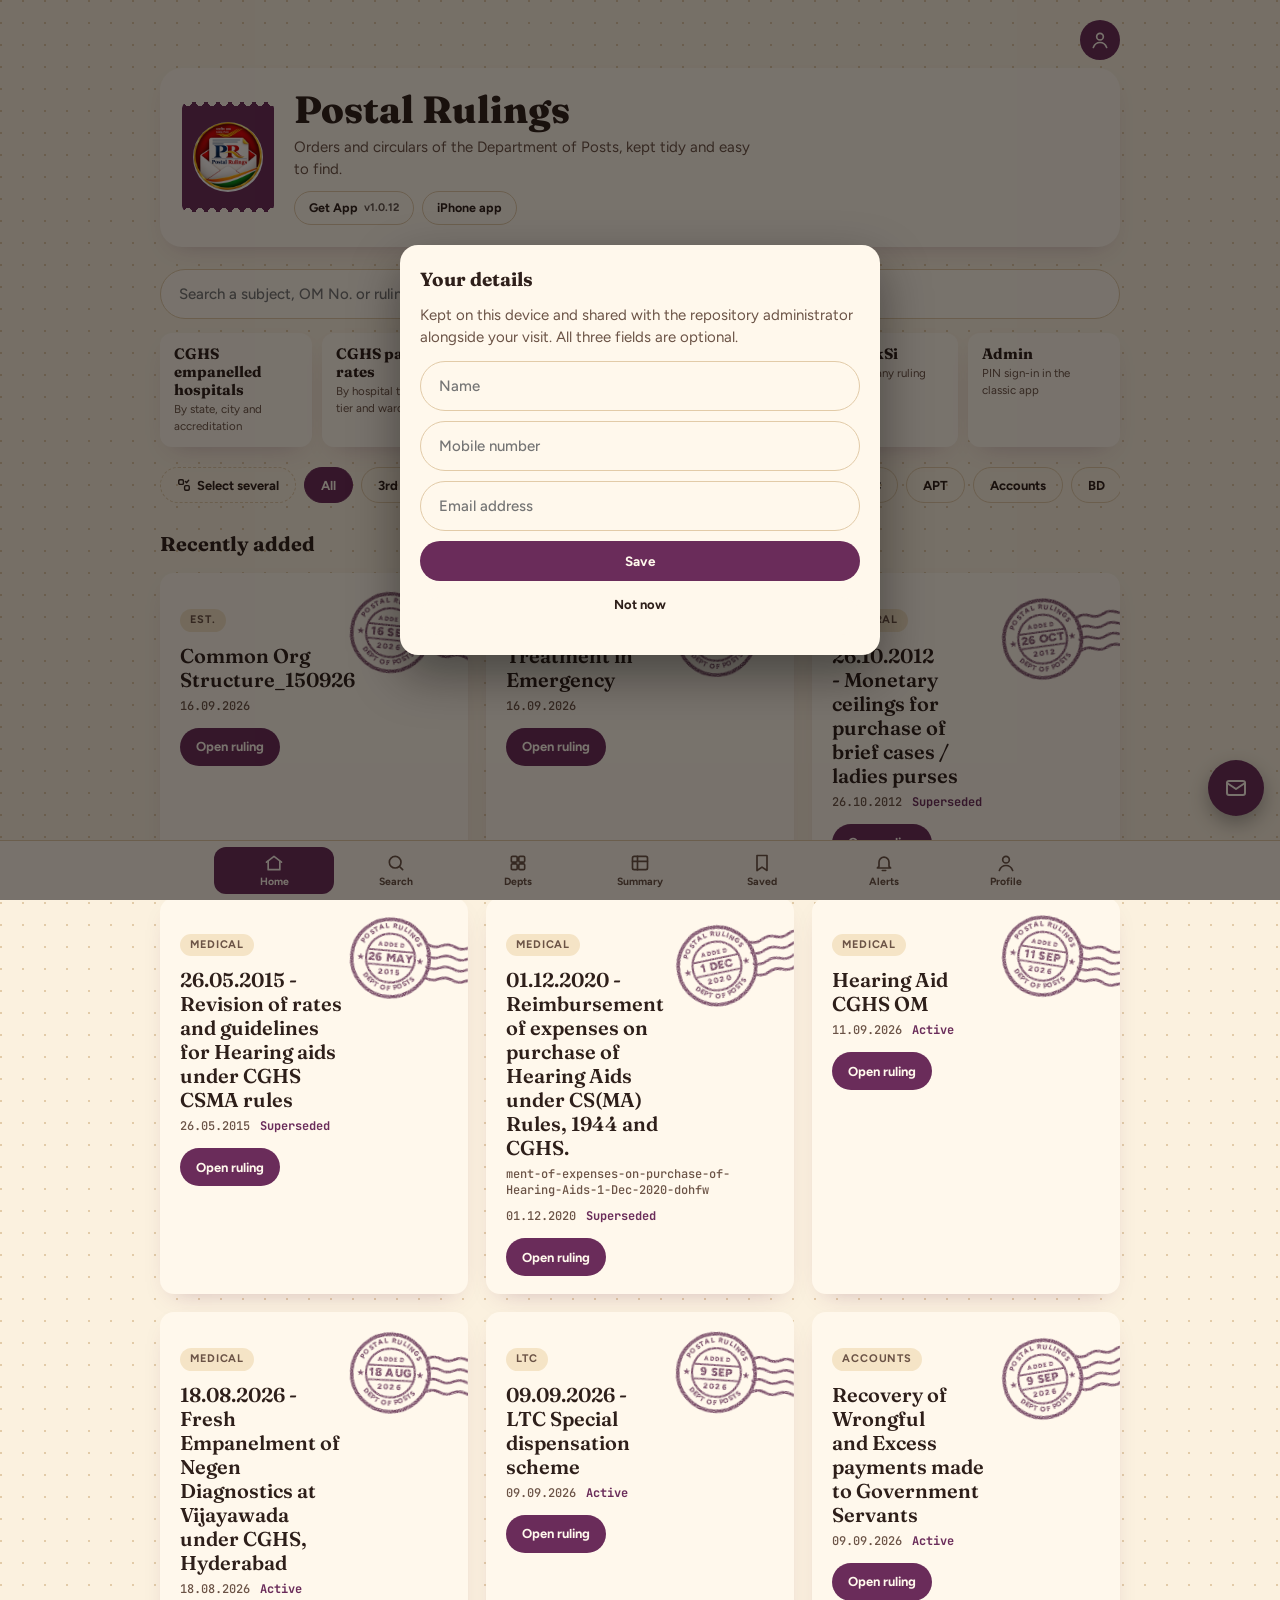
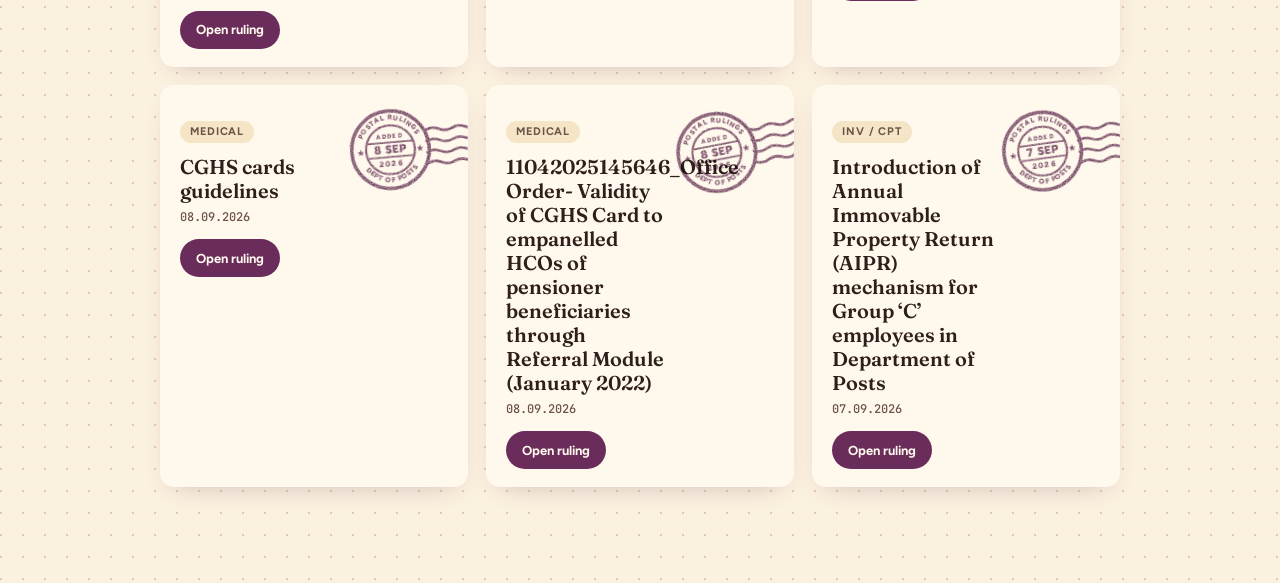
<file: cozy.html>
<!DOCTYPE html>
<html lang="en">
<head>
<meta charset="utf-8">
<meta name="viewport" content="width=device-width, initial-scale=1, viewport-fit=cover">
<title>Postal Rulings · Cozy</title>
<link rel="manifest" href="manifest.json">
<link rel="apple-touch-icon" href="icons/apple-touch-icon.png">
<link rel="icon" type="image/png" sizes="192x192" href="icons/icon-192.png">
<meta name="theme-color" content="#6A2C5A">
<link rel="preconnect" href="https://fonts.gstatic.com" crossorigin>
<link rel="stylesheet" href="https://fonts.googleapis.com/css2?family=Fraunces:opsz,wght@9..144,600;9..144,800&family=Figtree:wght@400;500;700&family=JetBrains+Mono:wght@500&family=Literata:opsz,wght@7..72,400;7..72,700&family=Mukta:wght@400;600&display=swap">
<style>
*{box-sizing:border-box}
body{margin:0;font-family:var(--font-body);font-size:15px;line-height:1.5;color:var(--ink);background:var(--paper);padding-left:max(16px,env(safe-area-inset-left,0px));padding-right:max(16px,env(safe-area-inset-right,0px));padding-top:20px;padding-bottom:calc(96px + env(safe-area-inset-bottom,0px));min-height:100vh}
.wrap{max-width:960px;margin:0 auto}
.sr{position:absolute;width:1px;height:1px;overflow:hidden;clip:rect(0 0 0 0)}
h1,h2{font-family:var(--font-display);margin:0;text-wrap:balance}
.search{display:block;width:100%;height:50px;margin:0 0 14px;padding:0 18px;border-radius:var(--search-r);border:1.5px solid var(--rule);background:var(--card);color:var(--ink);font:500 15px var(--font-body);outline:none}
.search:focus-visible{border-color:var(--accent);box-shadow:0 0 0 3px var(--focus)}
.chips{display:flex;flex-wrap:nowrap;gap:8px;margin:0 0 20px;overflow-x:auto;padding-bottom:6px;scrollbar-width:thin;-webkit-overflow-scrolling:touch}
.chip{flex:0 0 auto;white-space:nowrap}
.chip{height:36px;padding:0 16px;border-radius:999px;border:1.5px solid var(--rule);background:transparent;color:var(--ink);font:700 13px var(--font-body);cursor:pointer}
.chip[aria-pressed="true"]{background:var(--accent-fill);border-color:var(--accent-fill);color:var(--accent-ink)}
.chip:focus-visible,.back:focus-visible,.save:focus-visible,.nav a:focus-visible{outline:2px solid var(--accent);outline-offset:2px}
.sec{font-size:20px;font-weight:700;margin:4px 0 14px}
.page{font-size:clamp(26px,6vw,36px);font-weight:800;margin:6px 0 10px}
.note{font-size:12.5px;color:var(--ink-soft);margin:4px 2px 16px}
.empty{display:none;text-align:center;padding:30px 10px;color:var(--ink-soft)}
.empty.show{display:block}
.rack{display:grid;gap:18px;grid-template-columns:repeat(auto-fill,minmax(260px,1fr))}
.env,.letter,.arch{min-width:0;text-align:left;cursor:pointer;color:inherit;font:inherit;border:0;width:100%}
.topbar{display:flex;justify-content:space-between;align-items:center;gap:10px;margin:0 0 12px}
.back,.save{height:38px;padding:0 16px;border-radius:999px;border:1.5px solid var(--rule);background:var(--card);color:var(--ink);font:700 13px var(--font-body);cursor:pointer}
.save[aria-pressed="true"]{background:var(--accent-fill);border-color:var(--accent-fill);color:var(--accent-ink)}
.doc{white-space:pre-wrap;word-wrap:break-word;font:400 15px/1.7 var(--font-body);color:var(--ink);background:var(--card);border-radius:14px;padding:18px;margin:0;box-shadow:var(--shadow)}
.nav{position:fixed;left:0;right:0;bottom:0;display:flex;justify-content:center;gap:2px;padding:6px max(8px,env(safe-area-inset-left,0px)) calc(6px + env(safe-area-inset-bottom,0px));background:var(--nav-bg);border-top:1px solid var(--rule);z-index:50}
.nav a{flex:1;max-width:120px;min-width:0;display:flex;flex-direction:column;align-items:center;gap:2px;text-align:center;text-decoration:none;font:700 10.5px var(--font-body);color:var(--ink-soft);padding:6px 2px;border-radius:12px}
.nav a span{white-space:nowrap;overflow:hidden;text-overflow:ellipsis;max-width:100%}
.nav a[aria-current="page"]{background:var(--accent-fill);color:var(--accent-ink)}
.summary{font-size:15px;color:var(--ink-soft);margin:0 0 12px}
.pdf{display:inline-flex;align-items:center;height:40px;padding:0 18px;border-radius:999px;background:var(--accent-fill);color:var(--accent-ink);font:700 13.5px var(--font-body);text-decoration:none;margin:0 0 16px}
.pdf:focus-visible{outline:2px solid var(--accent);outline-offset:2px}
.sec .count{font-family:var(--font-body);font-size:13px;font-weight:500;color:var(--ink-soft);margin-left:8px}
.more{display:block;margin:22px auto 0;height:42px;padding:0 22px;border-radius:999px;border:1.5px solid var(--rule);background:var(--card);color:var(--ink);font:700 13.5px var(--font-body);cursor:pointer}
.more:focus-visible{outline:2px solid var(--accent);outline-offset:2px}
/* reader */
.tb-right{display:flex;gap:8px}
.rhead{display:flex;flex-wrap:wrap;align-items:center;gap:8px;margin:4px 0 6px}
.dept{font-size:12.5px;font-weight:700;color:var(--ink-soft)}
.rtitle{font-size:clamp(24px,5.5vw,34px);line-height:1.15}
.ractions{display:flex;flex-wrap:wrap;gap:10px;margin:4px 0 16px}
.pdf.ghost{background:transparent;color:var(--ink);border:1.5px solid var(--rule)}
.st{display:inline-block;font-size:11px;font-weight:800;letter-spacing:.06em;text-transform:uppercase;padding:3px 10px;border-radius:999px;background:var(--st-bg,#E6F0E2);color:var(--st-fg,#2F6A3A)}
.st-superseded{--st-bg:#FCEFD6;--st-fg:#8A5A00}
.st-repealed{--st-bg:#F8DEDA;--st-fg:#9E2F2A}
.st-draft{--st-bg:#ECE7E2;--st-fg:#5F564F}
.mgrid{display:grid;grid-template-columns:repeat(2,minmax(0,1fr));gap:1px;background:var(--rule);border:1px solid var(--rule);border-radius:12px;overflow:hidden;margin:0 0 20px}
.mcell{background:var(--card);padding:10px 12px;min-width:0}
.mk{font-size:10.5px;font-weight:800;letter-spacing:.08em;text-transform:uppercase;color:var(--ink-soft)}
.mv{font-size:14.5px;font-weight:600;color:var(--ink);overflow-wrap:anywhere;margin-top:2px}
.dash{color:var(--ink-soft);font-weight:400;font-style:italic}
.rsec{margin:0 0 22px}
.rsec-h{font-size:19px;font-weight:700;margin:0 0 10px;color:var(--ink)}
.sumbox,.amend{background:var(--card);border-radius:12px;padding:14px 16px;box-shadow:var(--shadow);font-size:15px;line-height:1.6;color:var(--ink);overflow-wrap:anywhere}
.amend{white-space:pre-wrap;border-left:4px solid var(--accent)}
.muted{color:var(--ink-soft);margin:0}
.docbox{background:var(--doc-bg,var(--card));color:var(--doc-ink,var(--ink));border-radius:12px;padding:18px;box-shadow:var(--shadow);font-size:15px;line-height:1.65;overflow-wrap:anywhere;overflow-x:auto}
.docbox table{border-collapse:collapse;max-width:100%}
.docbox td,.docbox th{border:1px solid #C9B9A3;padding:6px 8px;vertical-align:top}
.docbox img{max-width:100%;height:auto}
/* saved rows */
.srows{display:flex;flex-direction:column;gap:12px}
.srow{background:var(--card);border-radius:12px;padding:14px 16px;box-shadow:var(--shadow);cursor:pointer;min-width:0;border-left:4px solid var(--accent)}
.srow:focus-visible{outline:2px solid var(--accent);outline-offset:2px}
.srow-top{display:flex;flex-wrap:wrap;gap:8px;align-items:center;margin-bottom:6px}
.omno{font:700 12px ui-monospace,Consolas,monospace;color:var(--ink)}
.srow-title{font-family:var(--font-display);font-size:17px;font-weight:700;line-height:1.25;color:var(--ink)}
.srow-meta{font-size:12.5px;color:var(--ink-soft);margin-top:4px}
/* share sheet and dialogs */
.sheet-wrap{position:fixed;inset:0;background:rgba(10,6,4,.55);display:flex;align-items:flex-end;justify-content:center;z-index:100;padding:16px max(16px,env(safe-area-inset-left,0px)) calc(16px + env(safe-area-inset-bottom,0px))}
.sheet{width:100%;max-width:480px;background:var(--card);color:var(--ink);border-radius:18px;padding:20px;box-shadow:0 20px 50px rgba(0,0,0,.4)}
.sheet-title{margin:0 0 12px;color:var(--ink-soft)}
.sheet-btns{display:flex;flex-wrap:wrap;gap:10px;margin:4px 0 14px}
.sheet ol{margin:0 0 14px;padding-left:20px;line-height:1.6}
/* logo, header buttons, tools, download banner */
.logo{width:64px;height:64px;border-radius:50%;flex:0 0 auto;box-shadow:0 4px 12px rgba(0,0,0,.25);background:#fff}
.hbtns{display:flex;flex-wrap:wrap;gap:8px;margin-top:10px}
.hbtn{display:inline-flex;align-items:center;gap:6px;height:34px;padding:0 14px;border-radius:999px;border:1.5px solid var(--rule);background:transparent;color:var(--ink);font:700 12.5px var(--font-body);text-decoration:none;cursor:pointer}
.hbtn .ver{font-size:11px;opacity:.75}
.tools{display:grid;grid-template-columns:repeat(auto-fill,minmax(150px,1fr));gap:10px;margin:0 0 20px}
.tool{display:flex;flex-direction:column;gap:2px;padding:12px 14px;border-radius:12px;background:var(--card);box-shadow:var(--shadow);color:var(--ink);text-decoration:none;min-width:0}
.tool b{font-family:var(--font-display);font-size:15px;line-height:1.2}
.tool small{font-size:11.5px;color:var(--ink-soft)}
.tool:focus-visible,.hbtn:focus-visible{outline:2px solid var(--accent);outline-offset:2px}
.dlbar{position:fixed;left:max(12px,env(safe-area-inset-left,0px));right:max(12px,env(safe-area-inset-right,0px));bottom:calc(76px + env(safe-area-inset-bottom,0px));z-index:60;display:flex;align-items:center;gap:12px;background:var(--card);color:var(--ink);border-radius:16px;padding:12px 14px;box-shadow:0 12px 30px rgba(0,0,0,.3);max-width:560px;margin:0 auto}
.dlbar img{width:44px;height:44px;border-radius:50%}
.dlbar .dltxt{flex:1;min-width:0;font-size:13px;line-height:1.35}
.dlbar .dltxt b{display:block;font-family:var(--font-display);font-size:15px}
.dlbar .x{border:0;background:transparent;color:var(--ink-soft);font-size:22px;cursor:pointer;width:34px;height:34px}
body[data-route="read"]{padding-bottom:40px}
.sumlabel{font-family:var(--font-body);font-size:11px;font-weight:800;letter-spacing:.06em;text-transform:uppercase;color:var(--ink-soft);margin-left:8px}
.sumbox p{margin:0 0 8px}
.sumbox ul{margin:0;padding-left:20px}
.sumbox li{margin:4px 0}
.pbar{display:flex;justify-content:flex-end;margin:0 0 8px}
.pbtn{display:inline-grid;place-items:center;width:40px;height:40px;border-radius:50%;background:var(--accent-fill);color:var(--accent-ink);font:800 16px var(--font-body);text-decoration:none}
.pbtn:focus-visible{outline:2px solid var(--accent);outline-offset:2px}
.pcard{background:var(--card);border-radius:16px;padding:18px;box-shadow:var(--shadow);margin:0 0 16px}
.prow{display:flex;align-items:center;gap:14px;margin-bottom:12px}
.pavatar{display:grid;place-items:center;width:52px;height:52px;border-radius:50%;background:var(--accent-fill);color:var(--accent-ink);font:800 22px var(--font-display);flex:0 0 auto}
.pname{font-family:var(--font-display);font-size:20px;font-weight:700}
.pcontact{font-size:13px;color:var(--ink-soft);overflow-wrap:anywhere}
.plink{display:inline-block;color:var(--accent);font-weight:700;text-decoration:none}
.pbtns{display:flex;flex-wrap:wrap;gap:10px;margin-top:14px}
.sheet-wrap.center{align-items:center}
.sheet .search{margin-bottom:10px}
.wide{display:flex;justify-content:center;width:100%;margin-top:8px;border:0;cursor:pointer}
.dk-log{display:flex;flex-direction:column;gap:12px;margin:0 0 14px}
.dk-msg{max-width:92%;border-radius:16px;padding:12px 14px;line-height:1.55;overflow-wrap:anywhere}
.dk-msg.me{align-self:flex-end;background:var(--accent-fill);color:var(--accent-ink)}
.dk-msg.bot{align-self:flex-start;background:var(--card);color:var(--ink);box-shadow:var(--shadow)}
.dk-msg p{margin:0 0 8px}.dk-msg ul{margin:4px 0 8px;padding-left:20px}
.dk-msg blockquote{margin:8px 0;padding:8px 12px;border-left:3px solid var(--accent);color:var(--ink-soft)}
.dk-h{font-family:var(--font-display);font-size:16px;margin:10px 0 4px}
.dk-ref{display:inline-grid;place-items:center;min-width:20px;height:20px;padding:0 5px;border-radius:999px;border:0;background:var(--accent-fill);color:var(--accent-ink);font:800 11px var(--font-body);cursor:pointer;vertical-align:1px}
.dk-srcs{display:flex;flex-direction:column;gap:6px;margin-top:10px}
.dk-src{display:flex;flex-direction:column;gap:2px;text-align:left;border:1px solid var(--rule);background:transparent;color:var(--ink);border-radius:10px;padding:8px 10px;cursor:pointer;font:inherit}
.dk-src small{color:var(--ink-soft)}
.dk-faq{border-top:1px solid var(--rule)}
.dk-q{display:block;width:100%;text-align:left;border:0;background:transparent;color:var(--ink);font:600 15px var(--font-body);padding:12px 0;cursor:pointer}
.dk-a{padding:0 0 12px}
.dk-ask{position:sticky;bottom:calc(70px + env(safe-area-inset-bottom,0px));display:flex;gap:8px;padding:8px 0;background:var(--paper)}
.dk-ask .search{margin:0}
.dk-fab{position:fixed;right:max(16px,env(safe-area-inset-right,0px));bottom:calc(84px + env(safe-area-inset-bottom,0px));z-index:55;display:grid;place-items:center;width:56px;height:56px;border-radius:50%;background:var(--accent-fill);color:var(--accent-ink);box-shadow:0 8px 20px rgba(0,0,0,.3)}
.dk-fab:focus-visible,.dk-q:focus-visible,.dk-src:focus-visible,.dk-ref:focus-visible{outline:2px solid var(--accent);outline-offset:2px}
.dlbar ~ .dk-fab{bottom:calc(160px + env(safe-area-inset-bottom,0px))}
.dgrid{display:grid;grid-template-columns:repeat(auto-fill,minmax(150px,1fr));gap:10px}
.dcell{display:flex;flex-direction:column;gap:2px;text-align:left;padding:14px;border-radius:12px;border:0;background:var(--card);color:var(--ink);box-shadow:var(--shadow);cursor:pointer;font:inherit}
.dcell b{font-family:var(--font-display);font-size:16px}.dcell small{color:var(--ink-soft)}
.tablewrap{overflow-x:auto;border-radius:12px;box-shadow:var(--shadow);background:var(--card)}
.sumtable{border-collapse:collapse;width:100%;min-width:860px;font-size:13px}
.sumtable th,.sumtable td{padding:8px 10px;border-bottom:1px solid var(--rule);text-align:left;vertical-align:top;color:var(--ink)}
.sumtable tbody tr{cursor:pointer}.sumtable tbody tr:hover{background:var(--paper)}
.sumtable .tt{font-weight:700;min-width:200px}.sumtable .sm{min-width:260px;color:var(--ink-soft)}.mono{font-family:ui-monospace,Consolas,monospace;white-space:nowrap}
.th{border:0;background:transparent;color:var(--ink);font:800 11px var(--font-body);letter-spacing:.06em;text-transform:uppercase;cursor:pointer;padding:0}
.filters{display:grid;grid-template-columns:repeat(auto-fill,minmax(150px,1fr));gap:10px;margin:0 0 12px}
.fl{display:flex;flex-direction:column;gap:6px;margin:0 0 10px;font-size:12px;font-weight:800;letter-spacing:.06em;text-transform:uppercase;color:var(--ink-soft)}
.fl select,.pcard select{height:44px;border-radius:10px;border:1.5px solid var(--rule);background:var(--card);color:var(--ink);font:500 14px var(--font-body);padding:0 10px;text-transform:none;letter-spacing:0;max-width:100%}
.seg{display:flex;gap:4px;padding:3px;border-radius:12px;background:var(--paper)}
.segb{flex:1;min-width:0;height:38px;border:0;border-radius:9px;background:transparent;color:var(--ink);font:700 13px var(--font-body);cursor:pointer;white-space:nowrap;overflow:hidden;text-overflow:ellipsis}
.segb[aria-pressed="true"]{background:var(--accent-fill);color:var(--accent-ink)}
.hcard,.rate{background:var(--card);border-radius:12px;padding:14px 16px;box-shadow:var(--shadow);min-width:0}
.hmeta{margin:4px 0 0;font-size:13px;color:var(--ink-soft);overflow-wrap:anywhere}.hsp{margin:6px 0 0;font-size:13px;color:var(--ink)}
.hlinks{display:flex;flex-wrap:wrap;gap:8px;margin-top:10px}
.hlink{display:inline-flex;align-items:center;height:32px;padding:0 12px;border-radius:999px;border:1.5px solid var(--rule);background:transparent;color:var(--ink);font:700 12.5px var(--font-body);text-decoration:none;cursor:pointer}
.hlink.sel{user-select:all;cursor:text}.hlink[aria-pressed="true"]{background:var(--accent-fill);color:var(--accent-ink);border-color:var(--accent-fill)}
.rate{display:flex;justify-content:space-between;gap:12px;align-items:flex-start}.rate-l{min-width:0}.rate-r{display:flex;flex-direction:column;align-items:flex-end;gap:6px;white-space:nowrap}
.rate-r b{font-size:16px;color:var(--ink)}
.cart{list-style:none;margin:0;padding:0}.cart li{display:flex;gap:10px;align-items:center;padding:6px 0;border-bottom:1px solid var(--rule)}.cart li span{flex:1;min-width:0}
.cart .x{border:0;background:transparent;color:var(--ink-soft);font-size:20px;cursor:pointer;width:30px;height:30px}
.carttotal{display:flex;justify-content:space-between;margin:10px 0 0;font-size:16px}
.small{font-size:12.5px;margin:4px 0 10px}
.dk-nav{position:sticky;top:calc(10px + env(safe-area-inset-top,0px));z-index:20;display:flex;align-items:center;justify-content:center;gap:12px;margin:0 auto 14px;width:max-content;max-width:100%;padding:6px 8px;border-radius:999px;background:var(--card);box-shadow:var(--shadow);border:1px solid var(--rule)}
.dk-arrow{display:grid;place-items:center;width:36px;height:36px;border-radius:50%;border:0;background:var(--accent-fill);color:var(--accent-ink);cursor:pointer}
.dk-arrow:disabled{opacity:.35;cursor:default}
.dk-arrow:focus-visible{outline:2px solid var(--accent);outline-offset:2px}
.dk-count{font:700 12.5px var(--font-body);color:var(--ink);white-space:nowrap}
.dk-msg.me:focus{outline:2px solid var(--accent);outline-offset:3px}
.saved-bk summary{cursor:pointer;font:700 15px var(--font-display);color:var(--ink)}
.bk{display:flex;justify-content:space-between;align-items:center;gap:10px;padding:10px 0;border-top:1px solid var(--rule);flex-wrap:wrap}
.bk b{display:block}.bk small{color:var(--ink-soft)}
.sumbar{display:flex;flex-wrap:wrap;justify-content:space-between;align-items:center;gap:10px;margin:0 0 12px}
.sumbar .seg{flex:0 1 280px}.sumtools{display:flex;flex-wrap:wrap;gap:8px}
.ompick{display:flex;flex-wrap:wrap;align-items:center;gap:8px;margin:0 0 12px;padding:10px 12px;border-radius:12px;background:var(--card);box-shadow:var(--shadow)}
.ompick label{font-size:12.5px;font-weight:700;color:var(--ink-soft)}.ompick .search{flex:1 1 200px;margin:0;height:42px}
.sumtable{table-layout:fixed}.sumtable th{position:relative}
.sumtable td{overflow-wrap:anywhere}
.rz{position:absolute;top:0;right:-4px;width:9px;height:100%;cursor:col-resize;touch-action:none;z-index:2}
.rz::after{content:"";position:absolute;top:20%;bottom:20%;left:4px;width:2px;border-radius:2px;background:var(--rule)}
.rz:hover::after,.rz:focus-visible::after{background:var(--accent)}
.rz:focus-visible{outline:none}
.sumtable tr.grp td{background:var(--paper);font-size:12.5px;border-top:2px solid var(--accent)}
.sumtable tr.grp{cursor:default}
.sumtable .st{white-space:nowrap;overflow-wrap:normal;font-size:10px;padding:2px 7px;letter-spacing:.03em}

/* ---- Rate finder ---- */
.rfinder{background:var(--card);border-radius:22px;box-shadow:0 22px 50px -28px rgba(10,20,60,.45),0 0 0 1px var(--rule);overflow:hidden;margin:0 0 22px}
.rf-head{position:relative;display:flex;align-items:center;gap:14px;padding:18px 20px;color:var(--accent-ink);background:linear-gradient(120deg,var(--accent-fill),color-mix(in srgb,var(--accent-fill) 55%,#ffffff 10%));overflow:hidden}
.rf-head::after{content:"";position:absolute;right:-40px;top:-60px;width:220px;height:220px;border-radius:50%;background:radial-gradient(circle,rgba(255,255,255,.28),transparent 65%);pointer-events:none}
.rf-h-ic{display:grid;place-items:center;flex:0 0 auto;width:48px;height:48px;border-radius:14px;background:rgba(255,255,255,.18);box-shadow:inset 0 0 0 1px rgba(255,255,255,.35)}
.rf-kick{font-size:11px;font-weight:800;letter-spacing:.16em;text-transform:uppercase;opacity:.85;margin-bottom:6px}
.rf-sum{display:flex;flex-wrap:wrap;gap:6px}
.rf-chip{display:inline-flex;align-items:center;gap:4px;height:28px;padding:0 12px;border-radius:999px;background:rgba(255,255,255,.2);box-shadow:inset 0 0 0 1px rgba(255,255,255,.35);font-size:12.5px;font-weight:700;white-space:nowrap}
.rf-grid{display:grid;grid-template-columns:repeat(2,minmax(0,1fr));gap:6px 28px;padding:16px 20px 20px}
.rf-col{min-width:0}
.rf-step{display:flex;align-items:center;gap:8px;margin:14px 0 10px;font-size:12px;font-weight:800;letter-spacing:.1em;text-transform:uppercase;color:var(--ink-soft)}
.rf-n{display:grid;place-items:center;width:22px;height:22px;border-radius:50%;background:var(--accent-fill);color:var(--accent-ink);font-size:11px;letter-spacing:0}
.optcards{display:grid;grid-template-columns:repeat(3,minmax(0,1fr));gap:10px}
.optcard{position:relative;display:flex;flex-direction:column;align-items:flex-start;gap:4px;min-width:0;padding:14px 12px 12px;border-radius:16px;border:1.5px solid var(--rule);background:var(--paper);color:var(--ink);text-align:left;cursor:pointer;font:inherit;transition:transform .15s ease,border-color .15s ease,box-shadow .15s ease,background .15s ease}
.optcard:hover{transform:translateY(-2px);border-color:color-mix(in srgb,var(--accent) 45%,var(--rule))}
.optcard[aria-checked="true"]{border-color:var(--accent);background:var(--card);box-shadow:0 12px 26px -14px color-mix(in srgb,var(--accent) 70%,transparent),0 0 0 3px color-mix(in srgb,var(--accent) 16%,transparent)}
.optcard:focus-visible{outline:2px solid var(--accent);outline-offset:2px}
.oc-ic{display:grid;place-items:center;width:40px;height:40px;border-radius:12px;background:color-mix(in srgb,var(--accent) 12%,var(--card));color:var(--accent);margin-bottom:4px}
.optcard[aria-checked="true"] .oc-ic{background:var(--accent-fill);color:var(--accent-ink)}
.oc-t{font-weight:800;font-size:14px;line-height:1.2}
.oc-d{font-size:11.5px;color:var(--ink-soft);line-height:1.3}
.oc-ok{position:absolute;top:10px;right:10px;display:grid;place-items:center;width:22px;height:22px;border-radius:50%;background:var(--accent-fill);color:var(--accent-ink);transform:scale(0);transition:transform .18s ease}
.optcard[aria-checked="true"] .oc-ok{transform:scale(1)}
.ifield{position:relative;display:flex;align-items:center;gap:8px;min-height:54px;margin:0 0 10px;padding:0 8px 0 14px;border-radius:16px;border:1.5px solid var(--rule);background:var(--paper);transition:border-color .15s ease,box-shadow .15s ease}
.ifield:focus-within{border-color:var(--accent);background:var(--card);box-shadow:0 0 0 4px color-mix(in srgb,var(--accent) 14%,transparent)}
.if-ic{display:grid;place-items:center;color:var(--accent);flex:0 0 auto}
.ifield input,.ifield select{flex:1;min-width:0;height:50px;border:0;background:transparent;color:var(--ink);font:600 15px var(--font-body);outline:none;appearance:none;-webkit-appearance:none}
.ifield select{cursor:pointer;padding-right:24px;background-image:linear-gradient(45deg,transparent 50%,currentColor 50%),linear-gradient(135deg,currentColor 50%,transparent 50%);background-position:calc(100% - 12px) 50%,calc(100% - 7px) 50%;background-size:5px 5px;background-repeat:no-repeat}
.ifield input::placeholder{color:var(--ink-soft);font-weight:500}
.if-btn{display:inline-flex;align-items:center;gap:6px;flex:0 0 auto;height:38px;padding:0 12px;border-radius:12px;border:0;background:var(--accent-fill);color:var(--accent-ink);font:700 12.5px var(--font-body);cursor:pointer}
.if-btn:focus-visible{outline:2px solid var(--accent);outline-offset:2px}
.tierbadge{flex:0 0 auto;height:26px;display:inline-flex;align-items:center;padding:0 10px;border-radius:999px;font-size:11px;font-weight:800;letter-spacing:.06em;text-transform:uppercase;background:#E6F0E2;color:#2F6A3A}
.tierbadge.t-ii{background:#FFF1D6;color:#7A4B00}.tierbadge.t-iii{background:#ECE7F7;color:#4B3A8A}
.rf-help{display:flex;gap:6px;align-items:flex-start;margin:-2px 2px 12px;font-size:12.5px;line-height:1.45;color:var(--ink-soft)}
.rf-help svg{flex:0 0 auto;margin-top:2px;color:var(--accent)}
@media (max-width:760px){.rf-grid{grid-template-columns:1fr;padding:10px 14px 16px}.rf-head{padding:16px}.if-btn span{display:none}.optcard{padding:12px 10px 10px}.oc-d{font-size:11px}}
@media (max-width:380px){.optcards{gap:6px}.oc-t{font-size:13px}}
@media (prefers-reduced-motion:reduce){.optcard,.oc-ok,.ifield{transition:none}}

/* ---- Screen header band ---- */
.phead{position:relative;display:flex;align-items:center;gap:16px;padding:22px 22px;margin:0 0 18px;border-radius:22px;color:var(--accent-ink);background:linear-gradient(120deg,var(--accent-fill),color-mix(in srgb,var(--accent-fill) 60%,#ffffff 8%));box-shadow:0 22px 50px -30px rgba(10,20,60,.55);overflow:hidden}
.phead::after{content:"";position:absolute;right:-50px;top:-70px;width:240px;height:240px;border-radius:50%;background:radial-gradient(circle,rgba(255,255,255,.28),transparent 65%);pointer-events:none}
.ph-ic{display:grid;place-items:center;flex:0 0 auto;width:54px;height:54px;border-radius:16px;background:rgba(255,255,255,.18);box-shadow:inset 0 0 0 1px rgba(255,255,255,.35)}
.ph-t{font-size:clamp(22px,5vw,30px);font-weight:800;line-height:1.1;margin:0;color:inherit}
.ph-s{margin:6px 0 0;font-size:13px;opacity:.88;max-width:60ch}
.phead .rf-sum{margin-top:10px}
/* ---- Empty and loading states ---- */
.estate{display:flex;flex-direction:column;align-items:center;text-align:center;gap:6px;padding:34px 18px;border-radius:20px;background:var(--card);box-shadow:var(--shadow)}
.es-ic{display:grid;place-items:center;width:72px;height:72px;border-radius:50%;background:color-mix(in srgb,var(--accent) 12%,var(--card));color:var(--accent);margin-bottom:6px}
.estate b{font-family:var(--font-display);font-size:18px;color:var(--ink)}.estate p{margin:0 0 8px;color:var(--ink-soft);max-width:44ch}
.skel{display:grid;gap:14px}.sk{height:150px;border-radius:20px;background:linear-gradient(90deg,var(--card) 25%,color-mix(in srgb,var(--accent) 8%,var(--card)) 50%,var(--card) 75%);background-size:200% 100%;animation:shim 1.4s linear infinite}
@keyframes shim{to{background-position:-200% 0}}
/* ---- Hospital finder and cards ---- */
.hf-grid{display:grid;grid-template-columns:repeat(3,minmax(0,1fr));gap:10px;padding:16px 20px 18px}
.hf-q{grid-column:1/-1}
.hf-grid .ifield{margin:0}
.hgrid{display:grid;grid-template-columns:repeat(auto-fill,minmax(320px,1fr));gap:16px}
.hcard2{display:flex;flex-direction:column;gap:10px;min-width:0;padding:18px;border-radius:20px;background:var(--card);box-shadow:0 18px 40px -26px rgba(10,20,60,.45),0 0 0 1px var(--rule);transition:transform .18s ease,box-shadow .18s ease}
.hcard2:hover{transform:translateY(-3px);box-shadow:0 26px 50px -26px rgba(10,20,60,.55),0 0 0 1px color-mix(in srgb,var(--accent) 35%,var(--rule))}
.hc-top{display:flex;gap:12px;align-items:flex-start}
.hc-mono{display:grid;place-items:center;flex:0 0 auto;width:48px;height:48px;border-radius:14px;font:800 16px var(--font-display);color:var(--accent-ink);background:linear-gradient(135deg,color-mix(in srgb,var(--accent-fill) 70%,#000 10%),var(--accent-fill))}
.hc-mono.n{background:linear-gradient(135deg,#1E8E5A,#36B37E);color:#fff}
.hc-name{font-family:var(--font-display);font-size:17px;font-weight:800;line-height:1.25;margin:0;color:var(--ink)}
.hc-tags{display:flex;flex-wrap:wrap;gap:6px;margin-top:6px}
.acc{display:inline-flex;align-items:center;gap:4px;height:24px;padding:0 9px;border-radius:999px;font-size:11px;font-weight:800;letter-spacing:.04em;background:color-mix(in srgb,var(--accent) 12%,var(--card));color:var(--accent)}
.acc.n{background:#E3F4EA;color:#1E7A4D}
.hc-line{display:flex;gap:8px;align-items:flex-start;margin:0;font-size:13.5px;color:var(--ink-soft);line-height:1.45}
.hc-line svg{flex:0 0 auto;margin-top:2px;color:var(--accent)}
.hc-line.v-ok svg{color:#1E8E5A}.hc-line.v-warn{color:#8A5A00}.hc-line.v-warn svg{color:#C98A00}.hc-line.v-bad{color:#9E2F2A}.hc-line.v-bad svg{color:#C9463F}
.spchips{display:flex;flex-wrap:wrap;gap:6px}
.spchips span{display:inline-flex;align-items:center;height:26px;padding:0 10px;border-radius:999px;background:var(--paper);color:var(--ink);font-size:12px;font-weight:600;border:1px solid var(--rule)}
.spmore{height:26px;padding:0 10px;border-radius:999px;border:0;background:transparent;color:var(--accent);font:700 12px var(--font-body);cursor:pointer}
.hc-acts{display:flex;flex-wrap:wrap;gap:8px;margin-top:2px}
.hact{display:inline-flex;align-items:center;gap:6px;height:38px;padding:0 13px;border-radius:12px;border:1.5px solid var(--rule);background:var(--paper);color:var(--ink);font:700 12.5px var(--font-body);text-decoration:none}
.hact svg{color:var(--accent)}
.hact.pri{background:var(--accent-fill);border-color:var(--accent-fill);color:var(--accent-ink);margin-left:auto}.hact.pri svg{color:inherit}
.hact:focus-visible,.spmore:focus-visible{outline:2px solid var(--accent);outline-offset:2px}
.hc-ph{margin:0;font-size:12px;color:var(--ink-soft);user-select:all}
/* ---- Departments ---- */
.dtools{display:flex;flex-wrap:wrap;justify-content:space-between;align-items:center;gap:10px;margin:0 0 14px}.dtools .seg{flex:0 1 320px}
.dgrid{grid-template-columns:repeat(auto-fill,minmax(160px,1fr));gap:12px}
.dcell{position:relative;align-items:flex-start;gap:6px;padding:16px 14px;border-radius:18px;box-shadow:0 14px 32px -22px rgba(10,20,60,.45),0 0 0 1px var(--rule);transition:transform .15s ease,box-shadow .15s ease}
.dcell:hover{transform:translateY(-2px)}
.dmono{display:grid;place-items:center;width:38px;height:38px;border-radius:12px;font:800 13px var(--font-display);background:color-mix(in srgb,var(--accent) 14%,var(--card));color:var(--accent);margin-bottom:4px}
.dbar{display:block;width:100%;height:5px;border-radius:5px;background:var(--paper);overflow:hidden;margin-top:4px}.dbar i{display:block;height:100%;border-radius:5px;background:var(--accent-fill)}
.dcell.multi[aria-checked="true"]{box-shadow:0 0 0 2px var(--accent),0 14px 32px -20px color-mix(in srgb,var(--accent) 70%,transparent)}
.dcell.multi[aria-checked="true"] .dmono{background:var(--accent-fill);color:var(--accent-ink)}
.dtick{position:absolute;top:10px;right:10px;display:grid;place-items:center;width:22px;height:22px;border-radius:50%;border:2px solid var(--rule);color:transparent;background:var(--card)}
.dcell.multi[aria-checked="true"] .dtick{background:var(--accent-fill);border-color:var(--accent-fill);color:var(--accent-ink)}
.dbarbottom{position:sticky;bottom:calc(74px + env(safe-area-inset-bottom,0px));z-index:30;display:flex;align-items:center;justify-content:space-between;gap:10px;margin-top:16px;padding:10px 12px 10px 16px;border-radius:16px;background:var(--card);box-shadow:0 14px 34px -14px rgba(10,20,60,.5),0 0 0 1px var(--rule);font-weight:700;color:var(--ink)}
.dbarbottom .pdf{margin:0;border:0;cursor:pointer}.dbarbottom .pdf:disabled{opacity:.45;cursor:default}
.selchips{display:flex;flex-wrap:wrap;gap:8px;align-items:center;margin:-6px 0 14px}
.chip.on{background:var(--accent-fill);border-color:var(--accent-fill);color:var(--accent-ink)}
@media (max-width:760px){.hf-grid{grid-template-columns:1fr;padding:12px 14px 14px}.hgrid{grid-template-columns:1fr}.phead{padding:18px}.ph-ic{width:46px;height:46px}.hact.pri{margin-left:0}}
@media (prefers-reduced-motion:reduce){.sk{animation:none}.hcard2,.dcell{transition:none}}

/* ---- Saved post paper: same reading font, size and colours as the classic reader ---- */
.docpaper{font-family:'Literata','Mukta',Georgia,serif;font-optical-sizing:auto;line-height:1.65;color:#1f1a15;background:var(--doc-bg,#FFFFFF);border-radius:16px;padding:22px 20px;box-shadow:0 18px 40px -26px rgba(10,20,60,.45),0 0 0 1px var(--rule);overflow-wrap:break-word;overflow-x:auto;-webkit-font-smoothing:antialiased;text-rendering:optimizeLegibility;font-kerning:normal;
  --rl-grad:linear-gradient(120deg,var(--c-brand,#B30000),var(--c-brand-3,#E23A2E))}
.docpaper.plain{white-space:pre-wrap}
.docpaper img{max-width:100%;height:auto}
[data-rl-doc] table{zoom:var(--rl-zoom,1)}
[data-rl-doc] p,[data-rl-doc] li,[data-rl-doc] td,[data-rl-doc] th,[data-rl-doc] div,[data-rl-doc] span,[data-rl-doc] font,[data-rl-doc] b,[data-rl-doc] strong,[data-rl-doc] em,[data-rl-doc] i,[data-rl-doc] u,[data-rl-doc] a,[data-rl-doc] blockquote,[data-rl-doc] caption{font-family:inherit!important}
.sumpaper{font-family:'Literata','Mukta',Georgia,serif;font-size:15px;line-height:1.65;color:#1f1a15;background:#FFFBEB;border-left:3px solid #FFCB05;text-align:justify;text-align-last:left;hyphens:auto}
.rsec-row{display:flex;flex-wrap:wrap;justify-content:space-between;align-items:center;gap:8px;margin-bottom:10px}.rsec-row .rsec-h{margin:0}
.fontbar{display:flex;align-items:center;gap:6px}.fontbar span{min-width:44px;text-align:center;font:700 12.5px var(--font-body);color:var(--ink-soft)}
.chiprow{display:flex;align-items:flex-start;gap:8px;margin:0 0 20px;min-width:0}
.chiprow .chips{flex:1;min-width:0;margin:0}
.mtoggle{flex:0 0 auto;display:inline-flex;align-items:center;gap:6px;border-style:dashed}
.mtoggle[aria-pressed="true"]{border-style:solid}
.chip.tick{display:inline-flex;align-items:center;gap:7px}
.cbox{display:inline-block;width:14px;height:14px;border-radius:4px;border:2px solid currentColor;opacity:.55;flex:0 0 auto}
.chip.tick[aria-checked="true"] .cbox{opacity:1;background:currentColor;box-shadow:inset 0 0 0 2px var(--accent-fill)}

/* Summary box inside a ruling: always a light paper with dark ink, whatever the theme (dark themes hid the text). */
.sumbox.sumpaper{background:var(--doc-bg,#FFFBEB)!important;color:var(--doc-ink,#1f1a15)!important}
.sumbox.sumpaper p,.sumbox.sumpaper li,.sumbox.sumpaper div,.sumbox.sumpaper td{color:inherit}
.omdate{color:var(--accent);font-weight:800}

/* ===== Summary tab: professional ledger ===== */
.sumhero{position:relative;overflow:hidden;border-radius:22px;padding:26px 22px 20px;margin:4px 0 16px;color:var(--accent-ink);
  background:radial-gradient(120% 140% at 100% 0%,color-mix(in srgb,var(--accent-fill) 60%,#fff 0%) 0%,transparent 60%),linear-gradient(135deg,var(--accent-fill),color-mix(in srgb,var(--accent-fill) 62%,#000));
  box-shadow:0 18px 40px -22px color-mix(in srgb,var(--accent-fill) 70%,#000)}
.sumhero-art{position:absolute;right:-14px;top:-6px;width:min(320px,62%);height:auto;color:var(--accent-ink);pointer-events:none}
.sumhero-k{position:relative;margin:0;font:800 11px var(--font-body);letter-spacing:.2em;text-transform:uppercase;opacity:.85}
.sumhero-h{position:relative;margin:6px 0 8px;font:700 clamp(28px,6vw,40px)/1.08 var(--font-display);color:inherit;letter-spacing:-.01em}
.sumhero-p{position:relative;margin:0;max-width:60ch;font-size:14px;line-height:1.55;opacity:.9}
.sumstats{position:relative;display:grid;grid-template-columns:repeat(4,minmax(0,1fr));gap:10px;margin-top:18px}
.sumstat{min-width:0;border-radius:14px;padding:10px 12px;background:color-mix(in srgb,var(--accent-ink) 14%,transparent);border:1px solid color-mix(in srgb,var(--accent-ink) 22%,transparent);backdrop-filter:blur(4px)}
.sumstat b{display:block;font:800 clamp(16px,3.6vw,22px)/1.15 var(--font-display);white-space:nowrap;overflow:hidden;text-overflow:ellipsis}
.sumstat span{display:block;font:700 10.5px var(--font-body);letter-spacing:.08em;text-transform:uppercase;opacity:.8;margin-top:3px}
@media (max-width:560px){.sumstats{grid-template-columns:repeat(2,minmax(0,1fr))}}
.sumpanel{background:var(--card);border:1px solid var(--rule);border-radius:18px;padding:14px;margin:0 0 16px;box-shadow:var(--shadow)}
.sumsearch{position:relative}.sumsearch svg{position:absolute;left:16px;top:50%;transform:translateY(-50%);color:var(--ink-soft);pointer-events:none}
.sumsearch .search{padding-left:44px;margin:0}
.sumlbl{margin:12px 2px 6px;font:800 10.5px var(--font-body);letter-spacing:.12em;text-transform:uppercase;color:var(--ink-soft)}
.sumpanel .chips{margin:0 0 4px}
.sumpanel .sumbar{margin:12px 0 0;padding-top:12px;border-top:1px dashed var(--rule)}
.tbtn{display:inline-flex;align-items:center;gap:6px;height:36px;padding:0 14px;border-radius:10px;border:1.5px solid var(--rule);background:var(--card);color:var(--ink);font:700 12.5px var(--font-body);cursor:pointer;transition:transform .12s,box-shadow .12s,border-color .12s}
.tbtn:hover{border-color:var(--accent);box-shadow:0 6px 14px -10px var(--accent);transform:translateY(-1px)}
.tbtn:focus-visible{outline:3px solid var(--focus);outline-offset:2px}
.tbtn.prime{background:var(--accent-fill);border-color:var(--accent-fill);color:var(--accent-ink)}
.sumcard{background:var(--card);border:1px solid var(--rule);border-radius:18px;overflow:hidden;box-shadow:var(--shadow);margin:0 0 14px}
.sumcard-h{display:flex;justify-content:space-between;align-items:center;gap:10px;padding:12px 16px;border-bottom:1px solid var(--rule);font:700 12.5px var(--font-body);color:var(--ink-soft)}
.sumcard-h b{color:var(--accent);font-weight:800}
.sumcard .tablewrap{margin:0;border:0;border-radius:0;box-shadow:none}
.sumtable thead th{background:color-mix(in srgb,var(--accent-fill) 9%,var(--card));border-bottom:2px solid var(--accent);padding:12px 10px}
.sumtable thead .th{color:var(--accent);font-size:10.5px;letter-spacing:.1em}
.sumtable tbody tr{transition:background .12s}
.sumtable tbody tr:nth-child(even):not(.grp){background:color-mix(in srgb,var(--ink) 2.5%,transparent)}
.sumtable tbody tr:not(.grp):hover{background:color-mix(in srgb,var(--accent-fill) 7%,var(--card))}
.sumtable tbody tr:not(.grp):hover td:first-child{box-shadow:inset 3px 0 0 var(--accent)}
.sumtable td{padding:12px 10px}
.sumtable .tt{font:700 13.5px/1.4 var(--font-body);color:var(--ink)}
.omchip{display:inline-block;max-width:100%;padding:3px 8px;border-radius:7px;background:color-mix(in srgb,var(--ink) 6%,transparent);border:1px solid var(--rule);font:600 11.5px/1.35 ui-monospace,Consolas,monospace;color:var(--ink);overflow-wrap:anywhere}
.dblk{display:inline-grid;grid-template-columns:auto auto;grid-template-areas:"d m" "d y";column-gap:6px;align-items:center;padding:5px 8px;border-radius:10px;background:color-mix(in srgb,var(--accent-fill) 12%,var(--card));border:1px solid color-mix(in srgb,var(--accent) 35%,transparent);color:var(--ink);white-space:nowrap}
.dblk b{grid-area:d;font:800 20px/1 var(--font-display);color:var(--accent)}
.dblk i{grid-area:m;font:800 10.5px/1.1 var(--font-body);font-style:normal;text-transform:uppercase;letter-spacing:.08em}
.dblk small{grid-area:y;font:600 10.5px/1.1 var(--font-body);color:var(--ink-soft)}
.sumtable .eff{font-size:12.5px;color:var(--ink-soft);white-space:nowrap}
.dtag{display:inline-block;padding:3px 9px;border-radius:999px;background:color-mix(in srgb,var(--accent-fill) 10%,transparent);color:var(--ink);font:700 11.5px var(--font-body)}
.sumtable .sm .clamp{display:-webkit-box;-webkit-line-clamp:6;-webkit-box-orient:vertical;overflow:hidden;font-size:13px;line-height:1.55;color:var(--ink-soft)}
.sumtable tr.grp td{background:color-mix(in srgb,var(--accent-fill) 14%,var(--card));color:var(--ink);font:700 12.5px var(--font-body);border-top:2px solid var(--accent);padding:10px 12px}
.sumtable .muted{color:var(--ink-soft)}

/* Breakup: number of times */
.cart li.cline{flex-wrap:wrap;gap:8px 10px;padding:10px 0}
.cl-name{flex:1 1 200px;min-width:0;display:flex;flex-direction:column;gap:2px}
.cl-name small{color:var(--ink-soft);font-size:12px}
.qty{display:inline-flex;align-items:center;border:1.5px solid var(--rule);border-radius:10px;overflow:hidden;background:var(--card)}
.qb{width:34px;height:34px;border:0;background:transparent;color:var(--accent);font:800 18px/1 var(--font-body);cursor:pointer}
.qb:disabled{opacity:.35;cursor:default}
.qin{width:52px;height:34px;border:0;border-left:1px solid var(--rule);border-right:1px solid var(--rule);background:transparent;color:var(--ink);font:800 15px var(--font-body);text-align:center;-moz-appearance:textfield}
.qin::-webkit-outer-spin-button,.qin::-webkit-inner-spin-button{-webkit-appearance:none;margin:0}
.qin:focus-visible,.qb:focus-visible{outline:3px solid var(--focus);outline-offset:-2px}
.cl-amt{min-width:92px;text-align:right;font-variant-numeric:tabular-nums}
.carttotal{justify-content:flex-end;gap:6px;align-items:baseline}.carttotal span{color:var(--ink-soft);font-size:13px;margin-right:auto}
/* CGHS tier badge on hospital cards */
.tierb{display:inline-block;padding:2px 9px;border-radius:999px;font:800 10.5px var(--font-body);letter-spacing:.06em;text-transform:uppercase;background:color-mix(in srgb,var(--accent-fill) 14%,var(--card));color:var(--accent);border:1px solid color-mix(in srgb,var(--accent) 35%,transparent)}
.srcb{display:inline-block;padding:2px 8px;border-radius:999px;font:700 10.5px var(--font-body);background:color-mix(in srgb,var(--ink) 6%,transparent);color:var(--ink-soft)}

:root{--paper:#FBF1DF;--card:#FFF8EC;--paper-2:#F5E4C6;--ink:#2E1F1A;--ink-soft:#6B5346;--plum:#6A2C5A;--plum-ink:#FFF8EC;--marigold:#E9A23B;--sage:#6F8F6A;--rule:#E2CBA8;--accent:#6A2C5A;--accent-fill:#6A2C5A;--accent-ink:#FFF8EC;--focus:rgba(106,44,90,.25);--nav-bg:#FFF8EC;--search-r:999px;--font-display:'Fraunces',Georgia,serif;--font-body:'Figtree',system-ui,sans-serif;--shadow:0 10px 24px -14px rgba(106,44,90,.35);color-scheme:light}
body{background-image:radial-gradient(circle at 1px 1px,var(--rule) 1px,transparent 0);background-size:22px 22px}
.mast{display:flex;flex-wrap:wrap;gap:16px 20px;align-items:center;background:var(--card);border-radius:22px;padding:22px;box-shadow:var(--shadow);margin-bottom:22px}
.stamp{flex:0 0 auto;width:92px;height:110px;background:var(--plum);color:var(--plum-ink);border-radius:6px;display:grid;place-items:center;text-align:center;-webkit-mask:radial-gradient(circle 4px at 50% 0,#0000 98%,#000) 0 0/12px 51% repeat-x,radial-gradient(circle 4px at 50% 100%,#0000 98%,#000) 0 100%/12px 51% repeat-x;mask:radial-gradient(circle 4px at 50% 0,#0000 98%,#000) 0 0/12px 51% repeat-x,radial-gradient(circle 4px at 50% 100%,#0000 98%,#000) 0 100%/12px 51% repeat-x}
.stamp b{display:block;font-family:var(--font-display);font-size:30px;font-weight:800;line-height:1}
.stamp span{font-size:10px;letter-spacing:.12em;text-transform:uppercase}
.mast h1{font-size:clamp(26px,6vw,38px);font-weight:800;line-height:1.05}
.mast p{margin:6px 0 0;color:var(--ink-soft);max-width:46ch}
.env{position:relative;background:var(--card);border-radius:14px;padding:22px 20px 18px;box-shadow:var(--shadow);border-top:12px solid transparent;display:block;transition:transform .2s ease}
.env:hover{transform:translateY(-2px)}

.tag{display:inline-block;font-size:11px;font-weight:700;letter-spacing:.08em;text-transform:uppercase;padding:3px 10px;border-radius:999px;background:var(--paper-2);color:var(--ink-soft)}
.env h2{font-size:20px;font-weight:600;margin:12px 0 6px;padding-right:60px;line-height:1.2;color:var(--ink)}
.meta{font:500 12px 'JetBrains Mono',monospace;color:var(--ink-soft);display:flex;gap:10px;flex-wrap:wrap}
.saved{color:var(--plum);font-weight:700}
.open{display:inline-flex;align-items:center;margin-top:14px;height:38px;padding:0 16px;border-radius:999px;background:var(--plum);color:var(--plum-ink);font:700 13px var(--font-body)}
.mast .logo{width:70px;height:70px;box-shadow:none}
@media (max-width:400px){.nav a{font-size:9.5px;padding-left:0;padding-right:0}}
.env{overflow:hidden}
.pm{position:absolute;top:6px;right:-20px;width:142px;height:auto;max-width:none;color:#56204B;opacity:.8;mix-blend-mode:multiply;pointer-events:none}
.env h2{padding-right:104px}
.env .tag{position:relative}
@media (prefers-color-scheme: dark){:root:not([data-theme="light"]) .pm{mix-blend-mode:normal;opacity:.75}}

@media (prefers-reduced-motion: reduce){*{animation:none!important;transition:none!important}}
</style>
</head>
<body>
<div id="app"></div>
<script>window.RL_CONFIG = { endpoint: "https://script.google.com/macros/s/AKfycbzOgdHHSat3LJS7cM1HfLXtQ0ntjvMwxLLwxjOciRepbtIN66B6BwnYDYcjm4cGR_bB6w/exec" };</script>
<script>
/* Postal Rulings: shared core (data, search, reader, saved). Theme files supply markup. */
(function (global) {
  var ENDPOINT = (global.RL_CONFIG && global.RL_CONFIG.endpoint) || '';
  var KEY_IDX = 'rl_index_v2', KEY_SAVED = 'rl_saved';
  var state = { catSel: [], ov: {}, byId: {}, items: [], cats: [], loaded: false, error: '', query: '', cat: '', saved: [], text: {}, route: 'home' };

  function store(k, v) { try { localStorage.setItem(k, JSON.stringify(v)); } catch (e) {} }
  function fetchJson(url) {
    return fetch(url, { redirect: 'follow', cache: 'no-store' }).then(function (r) {
      if (!r.ok) throw new Error('HTTP ' + r.status); return r.json();
    });
  }
  // Same storage as the classic app, so saved rulings, profile and reading history carry across.
  function profile() { try { return JSON.parse(localStorage.getItem('rl_profile') || '{}') || {}; } catch (e) { return {}; } }
  function profileKey() { var p = profile(); var k = String(p.email || p.mobile || p.name || '').trim().toLowerCase(); return k || 'guest'; }
  function readMap(k) { try { return JSON.parse(localStorage.getItem(k) || '{}') || {}; } catch (e) { return {}; } }
  function loadSaved() {
    var m = readMap('rl_saved_' + profileKey());
    // Saved on an earlier version of these pages: carry over once.
    try { var old = JSON.parse(localStorage.getItem(KEY_SAVED) || '[]') || []; if (old.length) { old.forEach(function (id) { m[id] = true; }); store('rl_saved_' + profileKey(), m); localStorage.removeItem(KEY_SAVED); } } catch (e) {}
    state.saved = Object.keys(m).filter(function (id) { return m[id]; });
  }
  function toggleSaved(id) {
    var k = 'rl_saved_' + profileKey(), m = readMap(k);
    if (m[id]) delete m[id]; else m[id] = true;
    store(k, m); state.saved = Object.keys(m).filter(function (x) { return m[x]; });
  }
  function saveProfile(p) {
    var before = profileKey();
    store('rl_profile', p || {});
    var after = profileKey();
    if (before !== after) {
      var mine = readMap('rl_saved_' + after), cur = readMap('rl_saved_' + before);
      Object.keys(cur).forEach(function (id) { if (cur[id]) mine[id] = true; });
      store('rl_saved_' + after, mine);
      var aOld = readMap('rl_affinity_' + before), aNew = readMap('rl_affinity_' + after);
      Object.keys(aOld).forEach(function (k2) { aNew[k2] = (aNew[k2] || 0) + aOld[k2]; });
      store('rl_affinity_' + after, aNew);
    }
    loadSaved();
  }
  function signOut() {
    try { localStorage.removeItem('rl_profile'); localStorage.removeItem('rl_idasked'); } catch (e) {}
    loadSaved();
  }
  function affinity() { return readMap('rl_affinity_' + profileKey()); }
  function bumpAffinity(cat) {
    if (!cat || profileKey() === 'guest') return;
    var a = affinity(); a[cat] = (a[cat] || 0) + 1; store('rl_affinity_' + profileKey(), a);
  }
  function isSaved(id) { return state.saved.indexOf(id) >= 0; }

  function cleanName(n) { return String(n || '').replace(/\.(pdf|jpe?g|png|docx?|xlsx?|txt)$/i, '').trim(); }
  function shortDate(d) {
    var m = /^(\d{4})-(\d{2})-(\d{2})/.exec(String(d || ''));
    if (m) return m[3] + '.' + m[2] + '.' + m[1];
    return String(d || '');
  }
  // The OM's own date as YYYY-MM-DD: the admin's "Issue date", else a date at the start of the title/file name.
  var MONS = { jan: 1, feb: 2, mar: 3, apr: 4, may: 5, jun: 6, jul: 7, aug: 8, sep: 9, sept: 9, oct: 10, nov: 11, dec: 12 };
  function isoOf(str) {
    var t = String(str || '').trim(), m, y, mo, d;
    if (!t || t === '-') return '';
    if ((m = /^(\d{4})-(\d{1,2})-(\d{1,2})/.exec(t))) { y = +m[1]; mo = +m[2]; d = +m[3]; }
    else if ((m = /^(\d{1,2})[.\/-](\d{1,2})[.\/-](\d{2,4})\b/.exec(t))) { d = +m[1]; mo = +m[2]; y = +m[3]; if (y < 100) y += y > 50 ? 1900 : 2000; }
    else if ((m = /^(\d{1,2})(?:st|nd|rd|th)?[\s.,-]*(?:of\s+)?([a-z]{3,9})[\s.,-]*(\d{4})/i.exec(t)) && MONS[m[2].slice(0, 3).toLowerCase()]) { d = +m[1]; mo = MONS[m[2].slice(0, 3).toLowerCase()]; y = +m[3]; }
    else if ((m = /^([a-z]{3,9})\.?\s+(\d{1,2})(?:st|nd|rd|th)?,?\s+(\d{4})/i.exec(t)) && MONS[m[1].slice(0, 3).toLowerCase()]) { mo = MONS[m[1].slice(0, 3).toLowerCase()]; d = +m[2]; y = +m[3]; }
    else return '';
    if (!(y > 1900 && y < 2100 && mo >= 1 && mo <= 12 && d >= 1 && d <= 31)) return '';
    return y + '-' + ('0' + mo).slice(-2) + '-' + ('0' + d).slice(-2);
  }
  function omDate(x) {
    var o = state.ov[x.id] || {};
    return isoOf(o.issueDate) || isoOf(x.name) || isoOf(o.title) || '';
  }
  function sortedByDate(items) {
    return items.slice().sort(function (a, b) { return String(b.date || '').localeCompare(String(a.date || '')); });
  }
  function norm(s) { return String(s || '').toLowerCase(); }

  function applyIndex(d) {
    var items = (d && d.items) || [];
    if (!items.length) return false;
    state.items = items.filter(function (x) { return x && x.id; }).map(function (x) {
      var prev = state.byId && state.byId[x.id];
      return { id: String(x.id), name: cleanName(x.name), date: x.date || '', category: x.category || 'Other',
        orderNo: x.orderNo || '', status: x.status || '', summary: x.summary || '',
        url: x.url || (prev && prev.url) || '',
        text: x.text || (prev && prev.text) || '' };
    });
    state.byId = {};
    state.items.forEach(function (x) { state.byId[x.id] = x; x.hay = norm(x.name + ' ' + x.category + ' ' + x.orderNo + ' ' + x.date + ' ' + x.summary); });
    var seen = {}; state.cats = [];
    state.items.forEach(function (x) { if (!seen[x.category]) { seen[x.category] = 1; state.cats.push(x.category); } });
    state.cats.sort();
    state.loaded = true; state.error = '';
    return true;
  }
  function slim(d) {
    // Keep the device copy small: titles and dates only, no full text.
    return { syncedAt: d.syncedAt || '', items: (d.items || []).map(function (x) {
      return { id: x.id, name: x.name, date: x.date, category: x.category, orderNo: x.orderNo || '', status: x.status || '', summary: x.summary || '', url: x.url || '' }; }) };
  }
  function withTimeout(ms) { var c = window.AbortController ? new AbortController() : null; if (c) setTimeout(function () { c.abort(); }, ms); return c; }
  function loadIndex(onUpdate) {
    // 1. Device copy: instant on repeat visits.
    try { var cached = JSON.parse(localStorage.getItem(KEY_IDX) || 'null'); if (cached) applyIndex(cached); } catch (e) {}
    if (state.loaded && onUpdate) onUpdate();
    // 2. search-index.json from the same site (CDN, about a second), includes the text of every ruling.
    var stat = fetch('search-index.json', { cache: 'no-cache' }).then(function (r) { if (!r.ok) throw new Error('HTTP ' + r.status); return r.json(); })
      .then(function (d) { if (applyIndex(d)) { store(KEY_IDX, slim(d)); if (onUpdate) onUpdate(); } })
      .catch(function () {});
    // 3. Backend, in the background, for anything newer than the committed file.
    if (!ENDPOINT) return stat;
    var c = withTimeout(45000);
    var live = fetch(ENDPOINT + (ENDPOINT.indexOf('?') >= 0 ? '&' : '?') + 'export=index&t=' + Date.now(), { redirect: 'follow', cache: 'no-store', signal: c ? c.signal : undefined })
      .then(function (r) { if (!r.ok) throw new Error('HTTP ' + r.status); return r.json(); })
      .then(function (d) { return stat.then(function () { if (applyIndex(d)) { store(KEY_IDX, slim(d)); if (onUpdate) onUpdate(); } }); })
      .catch(function (e) { return stat.then(function () { if (!state.loaded) { state.error = 'Could not load the rulings. Check your connection and try again.'; if (onUpdate) onUpdate(); } }); });
    return live;
  }

  var KEY_OV = 'rl_ov_lean_v2';
  function leanOv(all) {
    var out = {};
    Object.keys(all || {}).forEach(function (id) {
      var o = all[id] || {}, l = {};
      ['title', 'omNo', 'issueDate', 'effective', 'status', 'summary', 'depts', 'amend', 'chain', 'blogUrl'].forEach(function (k) { if (o[k] !== undefined && o[k] !== '') l[k] = o[k]; });
      if (Object.keys(l).length) out[id] = l;
    });
    return out;
  }
  function loadOverrides(onUpdate) {
    try { var c = JSON.parse(localStorage.getItem(KEY_OV) || 'null'); if (c) { state.ov = c; if (onUpdate) onUpdate(); } } catch (e) {}
    if (!ENDPOINT) return Promise.resolve();
    var c2 = withTimeout(60000);
    return fetch(ENDPOINT + (ENDPOINT.indexOf('?') >= 0 ? '&' : '?') + 'overrides=1&t=' + Date.now(), { redirect: 'follow', cache: 'no-store', signal: c2 ? c2.signal : undefined })
      .then(function (r) { return r.json(); })
      .then(function (d) {
        if (!d || !d.overrides) return;
        var full = d.overrides, lean = leanOv(full);
        Object.keys(full).forEach(function (id) { if (state.ovFull) state.ovFull[id] = full[id]; });
        state.ovFull = full; state.ov = lean; store(KEY_OV, lean);
        if (onUpdate) onUpdate();
      }).catch(function () {});
  }
  function loadOv(id) {
    if (state.ovFull && state.ovFull[id] && (state.ovFull[id].html || state.ovFull[id].text)) return Promise.resolve(state.ovFull[id]);
    if (!ENDPOINT) return Promise.resolve(state.ov[id] || null);
    var c = withTimeout(25000);
    return fetch(ENDPOINT + (ENDPOINT.indexOf('?') >= 0 ? '&' : '?') + 'ov=' + encodeURIComponent(id) + '&t=' + Date.now(), { redirect: 'follow', cache: 'no-store', signal: c ? c.signal : undefined })
      .then(function (r) { return r.json(); })
      .then(function (d) { var o = (d && d.override) || null; if (o) { state.ovFull = state.ovFull || {}; state.ovFull[id] = o; } return o; });
  }
  function view(x) {
    // The item as the app shows it: admin corrections win over the Drive file name.
    var o = state.ov[x.id] || {};
    var depts = (o.depts && o.depts.length) ? o.depts : [x.category];
    return { id: x.id, title: o.title || x.name, omNo: o.omNo || x.orderNo || '', issueDate: o.issueDate || '', effective: o.effective || '',
      status: o.status || x.status || '', summary: o.summary || x.summary || '', depts: depts, category: x.category,
      amend: o.amend || '', chain: o.chain || [], blogUrl: o.blogUrl || '', url: x.url || '', date: x.date || '' };
  }
  function loadText(id) {
    if (state.text[id] !== undefined) return Promise.resolve(state.text[id]);
    if (!ENDPOINT) return Promise.resolve({ text: '', html: '' });
    var c = withTimeout(25000);
    return fetch(ENDPOINT + (ENDPOINT.indexOf('?') >= 0 ? '&' : '?') + 'text=' + encodeURIComponent(id), { redirect: 'follow', signal: c ? c.signal : undefined })
      .then(function (r) { if (!r.ok) throw new Error('HTTP ' + r.status); return r.json(); })
      .then(function (d) { var t = { text: (d && d.text) || '', html: (d && d.html) || '', pending: !!(d && d.pending) }; if (!t.pending) state.text[id] = t; return t; });
  }
  function filtered() {
    var q = norm(state.query).trim(), toks = q ? q.split(/\s+/) : [];
    return state.items.filter(function (x) {
      // One department (chip) or several (picked on the Departments screen).
      var want = (state.catSel && state.catSel.length) ? state.catSel : (state.cat ? [state.cat] : null);
      if (want) { var od = (state.ov[x.id] && state.ov[x.id].depts) || []; if (want.indexOf(x.category) < 0 && !od.some(function (d) { return want.indexOf(d) >= 0; })) return false; }
      if (!toks.length) return true;
      var o = state.ov[x.id];
      var hay = (x.hay || norm(x.name + ' ' + x.category + ' ' + x.date)) + (o ? ' ' + norm((o.title || '') + ' ' + (o.omNo || '') + ' ' + (o.summary || '') + ' ' + (o.depts || []).join(' ')) : '');
      if (state.cat && o && o.depts && o.depts.indexOf(state.cat) >= 0) { /* also listed under its extra departments */ }
      return toks.every(function (t) { return hay.indexOf(t) >= 0; });
    });
  }
  function savedItems() { return state.saved.map(function (id) { return state.items.filter(function (x) { return x.id === id; })[0]; }).filter(Boolean); }

  global.RLCore = {
    state: state, loadIndex: loadIndex, loadText: loadText, toggleSaved: toggleSaved, isSaved: isSaved,
    loadSaved: loadSaved, profile: profile, profileKey: profileKey, saveProfile: saveProfile, signOut: signOut, affinity: affinity, bumpAffinity: bumpAffinity, loadOverrides: loadOverrides, loadOv: loadOv, view: view, filtered: filtered, savedItems: savedItems, sortedByDate: sortedByDate, shortDate: shortDate, omDate: omDate, isoOf: isoOf
  };
})(window);

</script>
<script>
// Circular postmark impression for the Cozy cards: double ring, curved lettering, date band,
// wavy cancellation lines and a worn-ink texture. Drawn here, not copied from any artwork.
(function () {
  function defs() {
    if (document.getElementById('pm-defs')) return;
    var svg = document.createElementNS('http://www.w3.org/2000/svg', 'svg');
    svg.setAttribute('id', 'pm-defs'); svg.setAttribute('width', '0'); svg.setAttribute('height', '0'); svg.setAttribute('aria-hidden', 'true');
    svg.style.position = 'absolute';
    svg.innerHTML = '<defs>' +
      '<path id="pm-top" d="M 13 40 A 27 27 0 0 1 67 40"/>' +
      '<path id="pm-bot" d="M 11 40 A 29 29 0 0 0 69 40"/>' +
      '<filter id="pm-ink" x="-10%" y="-10%" width="120%" height="120%">' +
        '<feTurbulence type="fractalNoise" baseFrequency="1.1" numOctaves="2" seed="7" result="n"/>' +
        '<feColorMatrix in="n" type="matrix" values="0 0 0 0 0  0 0 0 0 0  0 0 0 0 0  0 0 0 -1.25 1.48" result="holes"/>' +
        '<feComposite in="SourceGraphic" in2="holes" operator="in" result="worn"/>' +
        '<feTurbulence type="fractalNoise" baseFrequency="0.035" numOctaves="2" seed="3" result="w"/>' +
        '<feDisplacementMap in="worn" in2="w" scale="1.1" xChannelSelector="R" yChannelSelector="G"/>' +
      '</filter></defs>';
    (document.body || document.documentElement).appendChild(svg);
  }
  function hash(s) { var h = 0; s = String(s); for (var i = 0; i < s.length; i++) h = (h * 31 + s.charCodeAt(i)) | 0; return Math.abs(h); }
  window.RL_POSTMARK = function (id, dayMon, year, label) {
    defs();
    var h = hash(id), rot = (h % 23) - 13, wave = (h >> 3) % 2;
    var waves = '';
    for (var k = 0; k < 4; k++) {
      var y = 25 + k * 10, ph = wave ? 3 : -3;
      waves += '<path d="M ' + (y === 40 || y === 44 ? 76 : 73) + ' ' + y + ' q 6 ' + ph + ' 12 0 t 12 0 t 12 0 t 12 0" />';
    }
    return '<svg class="pm" viewBox="0 0 128 80" role="img" aria-label="' + label + '" style="transform:rotate(' + rot + 'deg)">' +
      '<title>' + label + '</title>' +
      '<g filter="url(#pm-ink)" fill="none" stroke="currentColor">' +
        '<g stroke-width="2.3" stroke-linecap="round">' + waves + '</g>' +
        '<circle cx="40" cy="40" r="35" stroke-width="3.2"/>' +
        '<circle cx="40" cy="40" r="22" stroke-width="1.9"/>' +
        '<path d="M 18.5 33.5 H 61.5 M 18.5 46.5 H 61.5" stroke-width="1.7"/>' +
        '<g fill="currentColor" stroke="none" font-family="Figtree, system-ui, sans-serif" font-weight="900">' +
          '<text font-size="6.3" letter-spacing=".55"><textPath href="#pm-top" startOffset="50%" text-anchor="middle">POSTAL RULINGS</textPath></text>' +
          '<text font-size="6.3" letter-spacing=".55"><textPath href="#pm-bot" startOffset="50%" text-anchor="middle">DEPT OF POSTS</textPath></text>' +
          '<path d="M13.2 37.7l.9 2.1 2.2.2-1.7 1.4.5 2.2-1.9-1.2-1.9 1.2.5-2.2-1.7-1.4 2.2-.2z M66.8 37.7l.9 2.1 2.2.2-1.7 1.4.5 2.2-1.9-1.2-1.9 1.2.5-2.2-1.7-1.4 2.2-.2z" />' +
          '<text x="40" y="43.2" font-size="10.5" text-anchor="middle" letter-spacing=".3">' + dayMon + '</text>' +
          '<text x="40" y="29.5" font-size="5.6" text-anchor="middle" letter-spacing="1">ADDED</text>' +
          '<text x="40" y="55" font-size="7" text-anchor="middle" letter-spacing="1.2">' + year + '</text>' +
        '</g>' +
      '</g></svg>';
  };
})();
window.RL_THEME = {
  header: function () {
    return '<header class="mast"><div class="stamp" aria-hidden="true"><img class="logo" src="icons/icon-192.png" alt=""></div>' +
      '<div style="min-width:0"><h1>Postal Rulings</h1><p>Orders and circulars of the Department of Posts, kept tidy and easy to find.</p>' +
      '<div class="hbtns"><a class="hbtn" href="https://github.com/uvsubbaiah-spec/postal-rulings/releases/latest/download/postal-rulings.apk" rel="noopener">Get App <span class="ver">v' + (window.RL_VERSION || '') + '</span></a>' +
      '<button class="hbtn" data-act="iphone">iPhone app</button></div>' + '</div></header>';
  },
  card: function (x, saved) {
    var esc = function (s) { return String(s == null ? '' : s).replace(/[&<>"']/g, function (c) { return { '&': '&amp;', '<': '&lt;', '>': '&gt;', '"': '&quot;', "'": '&#39;' }[c]; }); };
    var d = (x.date || '').replace(/^(\d{4})-(\d{2})-(\d{2}).*$/, '$3.$2.$1');
    var MON = ['JAN','FEB','MAR','APR','MAY','JUN','JUL','AUG','SEP','OCT','NOV','DEC']; var mm = /^(\d{4})-(\d{2})-(\d{2})/.exec(x.date || '');
    var stampLbl = mm ? (x.dateKind || 'Added') + ' ' + (+mm[3]) + ' ' + MON[+mm[2] - 1] + ' ' + mm[1] : '';
    return '<article class="env" data-act="open" data-id="' + esc(x.id) + '" role="button" tabindex="0">' +
      (mm ? window.RL_POSTMARK(x.id, (+mm[3]) + ' ' + MON[+mm[2] - 1], mm[1], stampLbl) : '') +
      '<span class="tag">' + esc(x.category) + '</span>' +
      '<h2>' + esc(x.name) + '</h2>' +
      '<div class="meta">' + (x.omNo ? '<span>' + esc(x.omNo) + '</span>' : '') + '<span>' + esc(d || '') + '</span>' + (x.status ? '<span class="saved">' + esc(x.status) + '</span>' : '') + (saved ? '<span class="saved">Saved</span>' : '') + '</div>' +
      '<span class="open">Open ruling</span></article>';
  },

  nav: function (route) { return window.RL_NAV(route); }
};

</script>
<script>
/* Saved-post layout: the classic app's own reader pipeline, copied unchanged, so posts keep the
   alignment, indents, numbering, tables and fonts the admin saved. */
window.RLDocFix = (function () {
  class DocFix {

  styleTables(html) {
    if (!html || html.indexOf('<table') < 0) return html || '';
    let d;
    try { d = new DOMParser().parseFromString('<div>' + html + '</div>', 'text/html').body.firstChild; }
    catch (e) { return html; }
    const T = this.TBL();
    d.querySelectorAll('[data-rl-tblwrap]').forEach(w => { if (!w.querySelector('table')) w.remove(); });
    d.querySelectorAll('table').forEach(tb => {
      // The scrolling shell is applied even to already-styled tables — without
      // it a wide table saved by an earlier version stays clipped on a phone.
      if (!tb.parentElement || !tb.parentElement.getAttribute('data-rl-tblwrap')) {
        const w0 = document.createElement('div');
        w0.setAttribute('data-rl-tblwrap', '1'); w0.setAttribute('style', T.wrap);
        tb.replaceWith(w0); w0.appendChild(tb);
      }
      // A table wrapped twice (an older save, or pasted inside another table
      // box) showed as a box inside a box: the outer shells are removed.
      {
        const w = tb.parentElement;
        // Empty lines left inside a table box (or the box around it) showed
        // as a blank strip under the table.
        const isEmpty = (n) => n !== tb && !n.contains(tb) && !(n.textContent || '').replace(/[\s\u00a0\u200b]/g, '') && !(n.querySelector && n.querySelector('img,table,iframe,video')) && !/^(IMG|TABLE|IFRAME|VIDEO)$/.test(n.tagName);
        const dropEmpty = (box) => { if (box) Array.from(box.childNodes).forEach(n => { if (n.nodeType === 3 ? !n.textContent.replace(/[\s\u00a0\u200b]/g, '') : (n.nodeType === 1 && isEmpty(n))) n.remove(); }); };
        dropEmpty(w);
        let p = w && w.parentElement;
        const shell = (q) => (q.getAttribute('data-rl-tblwrap') || /border|box-shadow/.test(q.getAttribute('style') || '')) && !q.matches('td,th,li,[data-rl-sec]');
        while (p && p !== d && shell(p) && (dropEmpty(p), p.children.length === 1) && (p.getAttribute('data-rl-tblwrap') || /border|box-shadow/.test(p.getAttribute('style') || '')) && !p.matches('td,th,li,[data-rl-sec]')) {
          const up = p.parentElement; p.replaceWith(w); p = up;
        }
        w.querySelectorAll('[data-rl-tblwrap]').forEach(inner => { if (inner !== w && inner.contains(tb)) { inner.replaceWith(...Array.from(inner.childNodes)); } });
      }
      const nc = tb.rows[0] ? tb.rows[0].cells.length : 0;
      // A table the editor sized by hand (column widths, wrap) keeps its widths.
      const sized = tb.getAttribute('data-rl-sized') === '1';
      if (nc >= 3 && !sized) { tb.style.width = 'max-content'; tb.style.minWidth = '100%'; }
      if (tb.getAttribute('data-rl-styled') === '4') return;   // versioned: older passes get restyled
      // A table pasted from Excel keeps the sheet's own fonts, fills and borders.
      if (tb.getAttribute('data-rl-keepfmt') === '1') {
        tb.setAttribute('data-rl-styled', '4');
        tb.setAttribute('style', 'border-collapse:collapse;font-size:13px;' + (tb.getAttribute('style') || ''));
        tb.querySelectorAll('colgroup').forEach(x => x.remove());
        Array.from(tb.querySelectorAll('td,th')).forEach(cell => cell.setAttribute('style', 'padding:4px 8px;vertical-align:top;' + (cell.getAttribute('style') || '')));
        return;
      }
      tb.setAttribute('data-rl-styled', '4');
      const keepTw = sized ? (tb.style.width || '') : '', keepTl = sized ? (tb.style.tableLayout || '') : '';
      tb.setAttribute('style', T.tbl + (sized ? (keepTw ? 'width:' + keepTw + ';min-width:0;' : '') + (keepTl ? 'table-layout:' + keepTl + ';' : '') : ''));
      if (!sized) { tb.querySelectorAll('colgroup').forEach(x => x.remove()); tb.removeAttribute('width'); }
      const rows = Array.from(tb.rows);
      // A header that spans two Excel-style rows (a top cell with rowSpan=2
      // sitting beside its own sub-column headers on row 2) is still all
      // header — row 0's own rowSpans say how many rows that covers.
      // A table made without a header (To table with the header box off, or
      // No header) keeps its first row as a normal row.
      const noHead = tb.getAttribute('data-rl-nohead') === '1' && !(rows[0] && rows[0].querySelector('th'));
      const headRows = noHead ? 0 : (rows[0] ? Math.max(1, ...Array.from(rows[0].cells).map(c => c.rowSpan || 1)) : 1);
      rows.forEach((tr, i) => {
        const isHead = i < headRows;
        tr.setAttribute('style', isHead ? T.headTr : ((i % 2 === (noHead ? 1 : 0)) ? T.zebra : ''));
        Array.from(tr.cells).forEach((cell, j) => {
          if (isHead) {
            const th = document.createElement('th');
            th.innerHTML = cell.innerHTML;
            // A merge lives in these two attributes; recreating the cell
            // without them silently undid every header merge on save.
            if (cell.colSpan > 1) th.colSpan = cell.colSpan;
            if (cell.rowSpan > 1) th.rowSpan = cell.rowSpan;
            // The header band is always the India Post red with white type: a
            // background the conversion guessed at is conversion noise, and
            // honouring it left the header white-on-white.
            th.setAttribute('style', T.th + (sized && cell.style && cell.style.width ? 'width:' + cell.style.width + ';' : '') + (sized && cell.style && cell.style.whiteSpace ? 'white-space:' + cell.style.whiteSpace + ';' : ''));
            // OCR / pasted headers often carry a white highlight background and
            // dark text, which is illegible on the red band — strip both.
            th.querySelectorAll('*').forEach(k => {
              if (k.style) { k.style.background = 'transparent'; k.style.backgroundColor = 'transparent'; k.style.color = 'inherit'; }
              if (k.removeAttribute) { k.removeAttribute('bgcolor'); }
            });
            cell.replaceWith(th);
          } else {
            const txt = (cell.textContent || '').trim();
            const own2 = cell.style && cell.style.background ? 'background:' + cell.style.background + ';' : '';
            const keepW = sized && cell.style && cell.style.width ? 'width:' + cell.style.width + ';' : '';
            const keepWs = sized && cell.style && cell.style.whiteSpace ? 'white-space:' + cell.style.whiteSpace + ';overflow-wrap:anywhere;' : '';
            cell.removeAttribute('width');
            cell.setAttribute('style', T.td + (j === 0 ? T.first : '') + (j > 0 && this.isNumCell(txt) && !keepWs ? T.num : '') + own2 + keepW + keepWs);
          }
        });
      });
      if (!tb.parentElement || !tb.parentElement.getAttribute('data-rl-tblwrap')) {
        const w = document.createElement('div');
        w.setAttribute('data-rl-tblwrap', '1'); w.setAttribute('style', T.wrap);
        tb.replaceWith(w); w.appendChild(tb);
      }
    });
    return d.innerHTML;
  }

  TBL() {
    return {
      wrap: 'overflow-x:auto;max-width:100%;touch-action:pan-x pan-y;overscroll-behavior-x:contain;-webkit-overflow-scrolling:touch;border:1px solid #ecdcc0;border-radius:18px;background:#fff;box-shadow:0 6px 18px rgba(122,78,10,.12),0 1px 3px rgba(122,78,10,.08);margin:0 0 20px;',
      cap: 'display:block;padding:10px 14px;background:#FFFBEB;border-bottom:1px solid #f4e6b4;font-size:10.5px;font-weight:800;letter-spacing:.09em;text-transform:uppercase;color:#8a6a00;',
      // width:max-content is what gives the wrapper something to scroll: at
      // width:100% the columns squash and the text is clipped instead.
      tbl: 'width:max-content;min-width:100%;border-collapse:collapse;font-size:13px;',
      th: 'background:transparent;color:#fff;font-weight:700;font-size:var(--rl-th-fs,10.5px);letter-spacing:var(--rl-th-ls,.06em);text-transform:var(--rl-th-tt,uppercase);padding:10px 12px;text-align:left;line-height:1.35;border:1px solid var(--rl-th-bd,#8F0000);border-bottom:2px solid var(--rl-th-ul,#FFCB05);-webkit-text-fill-color:#fff;',
      headTr: 'background:var(--rl-grad,#B30000);',
      td: 'padding:11px 14px;border:1px solid var(--rl-chip-line,#EFE2C8);vertical-align:top;line-height:1.55;color:#000;',
      first: 'font-weight:700;color:#6e0000;',
      num: 'text-align:right;font-variant-numeric:tabular-nums;white-space:nowrap;',
      zebra: 'background:var(--rl-zebra,#FFF3D1);',
    };
  }

  isNumCell(s) { return /^[\u20b9<{?(\[]?\s*[\d][\d.,oO\s\-\u2013\/]*(?:\/\-|\/)?\s*[)\]]?$/.test(String(s || '').trim()) && /\d/.test(s); }

  // Build the styled table markup from a rows array. hasHeader=true promotes
  // row 0 to the red header band; otherwise every row is a body row (safer
  // when OCR gave us no trustworthy header line).
  // opts (all optional, defaults keep the long-standing look):
  //   plain    light cream header instead of the red band
  //   grid     a rule around every cell
  //   zebra    alternate row tint (default on)
  //   firstCol first column emphasised (default on)
  tableHtml(rows, caption, hasHeader, opts) {
    if (opts && opts.cells) return this.cellsTableHtml_(opts.cells, caption);
    if (!rows || !rows.length) return '';
    const T = this.TBL(), esc = (x) => this.escapeHtml(x);
    const o = opts || {};
    const zebraOn = o.zebra !== false, firstOn = o.firstCol !== false;
    const gridRule = o.grid ? 'border:1px solid #ece5db;' : '';
    const thStyle = o.plain
      ? 'background:#FFFBEB;color:#8a6a00;font-weight:800;font-size:11px;letter-spacing:.05em;text-transform:uppercase;padding:9px 12px;text-align:left;line-height:1.35;border-bottom:1px solid #f4e6b4;' + gridRule
      : T.th;
    rows = this.alignRows(rows);
    const cols = rows.reduce((m, r) => Math.max(m, r.length), 0);
    const pad = (r) => { const x = r.slice(); while (x.length < cols) x.push(''); return x; };
    const head = hasHeader ? pad(rows[0]) : null;
    const body = (hasHeader ? rows.slice(1) : rows).map(pad);
    // Repeated neighbouring cells become one merged cell when asked for, which
    // is how a table whose merged headings the conversion flattened is put back.
    const spans = (grid, down, across) => {
      const R = grid.length;
      const info = grid.map(r => r.map(() => ({ rs: 1, cs: 1, skip: false })));
      const same = (a, b) => String(a || '').trim() && String(a || '').trim() === String(b || '').trim();
      if (across) for (let i = 0; i < R; i++) for (let j = 0; j < cols; j++) {
        if (info[i][j].skip) continue;
        let k = j + 1;
        while (k < cols && !info[i][k].skip && same(grid[i][j], grid[i][k])) { info[i][k].skip = true; info[i][j].cs++; k++; }
      }
      if (down) for (let j = 0; j < cols; j++) for (let i = 0; i < R; i++) {
        if (info[i][j].skip) continue;
        let k = i + 1;
        while (k < R && !info[k][j].skip && info[k][j].cs === info[i][j].cs && same(grid[i][j], grid[k][j])) {
          info[k][j].skip = true; info[i][j].rs++; k++;
        }
      }
      return info;
    };
    const hInfo = head ? spans([head], false, !!o.mergeAcross)[0] : null;
    const bInfo = spans(body, !!o.mergeDown, !!o.mergeAcross);
    const spanAttr = (c) => (c.rs > 1 ? ' rowspan="' + c.rs + '"' : '') + (c.cs > 1 ? ' colspan="' + c.cs + '"' : '');
    let h = '<div style="' + T.wrap + '">';
    if (caption) h += '<span style="' + T.cap + '">' + esc(caption) + '</span>';
    h += '<table' + (hasHeader ? '' : ' data-rl-nohead="1"') + (o.keepRows ? ' data-rl-keep="1"' : '') + ' style="' + T.tbl + '">';
    if (head) {
      h += '<thead><tr' + (o.plain ? '' : ' style="' + T.headTr + '"') + '>';
      head.forEach((c, j) => {
        if (hInfo[j].skip) return;
        h += '<th' + spanAttr(hInfo[j]) + ' style="' + thStyle + '">' + esc(c) + '</th>';
      });
      h += '</tr></thead>';
    }
    h += '<tbody>';
    body.forEach((r, i) => {
      h += '<tr' + ((zebraOn && i % 2) ? ' style="' + T.zebra + '"' : '') + '>';
      r.forEach((c, j) => {
        if (bInfo[i][j].skip) return;
        const merged = bInfo[i][j].rs > 1 || bInfo[i][j].cs > 1;
        const st = T.td + gridRule + (firstOn && j === 0 ? T.first : '')
          + (j > 0 && this.isNumCell(c) ? T.num : '')
          + (merged ? 'vertical-align:middle;text-align:center;' : '');
        h += '<td' + spanAttr(bInfo[i][j]) + ' style="' + st + '">' + (esc(c) || '&nbsp;') + '</td>';
      });
      h += '</tr>';
    });
    return h + '</tbody></table></div>';
  }

  escapeHtml(s) { return String(s == null ? '' : s).replace(/&/g, '&amp;').replace(/</g, '&lt;').replace(/>/g, '&gt;'); }
  htmlFromBlocks(blocks) {
    let out = '', inList = false;
    (blocks || []).forEach(b => {
      if (b.kind === 'table') { if (inList) { out += '</ul>'; inList = false; } out += this.tableHtml(b.rows, b.caption, b.hasHeader); return; }
      if (b.kind === 'list') { if (!inList) { out += '<ul>'; inList = true; } out += '<li>' + this.escapeHtml(b.text) + '</li>'; return; }
      if (inList) { out += '</ul>'; inList = false; }
      if (b.kind === 'heading') out += '<h3>' + this.escapeHtml(b.text) + '</h3>';
      else out += '<p>' + this.escapeHtml(b.text) + '</p>';
    });
    if (inList) out += '</ul>';
    return this.linkifyHtml(out) || '<p></p>';
  }

  tableHtml(rows, caption, hasHeader, opts) {
    if (opts && opts.cells) return this.cellsTableHtml_(opts.cells, caption);
    if (!rows || !rows.length) return '';
    const T = this.TBL(), esc = (x) => this.escapeHtml(x);
    const o = opts || {};
    const zebraOn = o.zebra !== false, firstOn = o.firstCol !== false;
    const gridRule = o.grid ? 'border:1px solid #ece5db;' : '';
    const thStyle = o.plain
      ? 'background:#FFFBEB;color:#8a6a00;font-weight:800;font-size:11px;letter-spacing:.05em;text-transform:uppercase;padding:9px 12px;text-align:left;line-height:1.35;border-bottom:1px solid #f4e6b4;' + gridRule
      : T.th;
    rows = this.alignRows(rows);
    const cols = rows.reduce((m, r) => Math.max(m, r.length), 0);
    const pad = (r) => { const x = r.slice(); while (x.length < cols) x.push(''); return x; };
    const head = hasHeader ? pad(rows[0]) : null;
    const body = (hasHeader ? rows.slice(1) : rows).map(pad);
    // Repeated neighbouring cells become one merged cell when asked for, which
    // is how a table whose merged headings the conversion flattened is put back.
    const spans = (grid, down, across) => {
      const R = grid.length;
      const info = grid.map(r => r.map(() => ({ rs: 1, cs: 1, skip: false })));
      const same = (a, b) => String(a || '').trim() && String(a || '').trim() === String(b || '').trim();
      if (across) for (let i = 0; i < R; i++) for (let j = 0; j < cols; j++) {
        if (info[i][j].skip) continue;
        let k = j + 1;
        while (k < cols && !info[i][k].skip && same(grid[i][j], grid[i][k])) { info[i][k].skip = true; info[i][j].cs++; k++; }
      }
      if (down) for (let j = 0; j < cols; j++) for (let i = 0; i < R; i++) {
        if (info[i][j].skip) continue;
        let k = i + 1;
        while (k < R && !info[k][j].skip && info[k][j].cs === info[i][j].cs && same(grid[i][j], grid[k][j])) {
          info[k][j].skip = true; info[i][j].rs++; k++;
        }
      }
      return info;
    };
    const hInfo = head ? spans([head], false, !!o.mergeAcross)[0] : null;
    const bInfo = spans(body, !!o.mergeDown, !!o.mergeAcross);
    const spanAttr = (c) => (c.rs > 1 ? ' rowspan="' + c.rs + '"' : '') + (c.cs > 1 ? ' colspan="' + c.cs + '"' : '');
    let h = '<div style="' + T.wrap + '">';
    if (caption) h += '<span style="' + T.cap + '">' + esc(caption) + '</span>';
    h += '<table' + (hasHeader ? '' : ' data-rl-nohead="1"') + (o.keepRows ? ' data-rl-keep="1"' : '') + ' style="' + T.tbl + '">';
    if (head) {
      h += '<thead><tr' + (o.plain ? '' : ' style="' + T.headTr + '"') + '>';
      head.forEach((c, j) => {
        if (hInfo[j].skip) return;
        h += '<th' + spanAttr(hInfo[j]) + ' style="' + thStyle + '">' + esc(c) + '</th>';
      });
      h += '</tr></thead>';
    }
    h += '<tbody>';
    body.forEach((r, i) => {
      h += '<tr' + ((zebraOn && i % 2) ? ' style="' + T.zebra + '"' : '') + '>';
      r.forEach((c, j) => {
        if (bInfo[i][j].skip) return;
        const merged = bInfo[i][j].rs > 1 || bInfo[i][j].cs > 1;
        const st = T.td + gridRule + (firstOn && j === 0 ? T.first : '')
          + (j > 0 && this.isNumCell(c) ? T.num : '')
          + (merged ? 'vertical-align:middle;text-align:center;' : '');
        h += '<td' + spanAttr(bInfo[i][j]) + ' style="' + st + '">' + (esc(c) || '&nbsp;') + '</td>';
      });
      h += '</tr>';
    });
    return h + '</tbody></table></div>';
  }

  cellsTableHtml_(g, caption) {
    const T = this.TBL(), esc = (x) => this.escapeHtml(x);
    // A table read from a PDF keeps the PDF's own look: black text, black ruling lines, plain header (data-rl-keepfmt).
    const base = 'padding:5px 8px;border:1px solid #000;color:#000;vertical-align:top;background:#fff;';
    let nh = Math.min(g.headRows || 0, g.R - 1);
    for (let r = 0; r < nh; r++) for (let c = 0; c < g.C; c++) { const s = g.spans[r][c]; if (!s.skip && r + s.rs > nh) nh = Math.min(g.R - 1, r + s.rs); }
    const cell = (r, c, st) => {
      const s = g.spans[r][c]; if (s.skip) return '';
      const txt = esc(g.grid[r][c]).replace(/\n/g, '<br>') || '&nbsp;';
      return '<td' + (s.rs > 1 ? ' rowspan="' + s.rs + '"' : '') + (s.cs > 1 ? ' colspan="' + s.cs + '"' : '') + ' style="' + st + (s.ghost && !g.grid[r][c] ? 'border:none;' : '') + '">' + txt + '</td>';
    };
    let h = '<div style="' + T.wrap + '">';
    if (caption) h += '<span style="' + T.cap + '">' + esc(caption) + '</span>';
    h += '<table data-rl-nohead="1" data-rl-keepfmt="1" data-rl-keep="1" style="border-collapse:collapse;width:max-content;min-width:100%;font-size:13px;">';
    h += '<tbody>';
    for (let r = 0; r < g.R; r++) {
      h += '<tr>';
      for (let c = 0; c < g.C; c++) {
        const s = g.spans[r][c], merged = s.rs > 1 || s.cs > 1;
        h += cell(r, c, base + (r < nh ? 'font-weight:700;text-align:center;vertical-align:middle;' : ((!merged && c > 0 && this.isNumCell(g.grid[r][c])) ? 'text-align:right;' : '') + (merged ? 'vertical-align:middle;text-align:center;' : '')));
      }
      h += '</tr>';
    }
    return h + '</tbody></table></div>';
  }

  alignRows(rows) {
    const cols = rows.reduce((m, r) => Math.max(m, r.length), 0);
    const full = rows.filter(r => r.length === cols).map(r => r.map(c => this.cellKind_(c)));
    const colK = full.length >= 2 ? this.colKinds_(full, cols) : null;
    return rows.map(r => {
      if (colK && r.length < cols) {
        const pos = this.alignPlace_(r.map(c => this.cellKind_(c)), colK);
        if (pos) { const out = Array(cols).fill(''); pos.forEach((p, i) => { out[p] = r[i]; }); return out; }
      }
      const money = [];
      let lead = r.slice();
      while (lead.length && this.moneyCells(lead[lead.length - 1]).length) money.unshift(lead.pop());
      const out = lead.slice();
      if (!money.length && out.length < cols && /^[yn]$/.test(this.cellKind_(out[0]))) { while (out.length < cols) out.unshift(''); return out; }
      while (out.length + money.length < cols) out.push('');
      return out.concat(money);
    });
  }

  moneyCells(t) {
    const re = /(?:[\u20b9<{?(]\s?[a-zA-Z]?\s?)?\d[\d,oOlsS]*(?:,\s?[\doOlsS]+)*\s?\/\-?|\d[\d,oO]{2,}(?:\s?[\-\u2013]\s?\d[\d,oO]{2,})+/g;
    return String(t || '').match(re) || [];
  }

  alignPlace_(kinds, colK) {
    const k = kinds.length, cols = colK.length; if (!k || k >= cols || cols > 14) return null;
    const fit = (a, b) => !a || !b ? 0 : a === b ? 1 : ((a === 'y' && b === 'n') || (a === 'n' && b === 'y') ? 0.3 : -0.5);
    let best = null; const pos = [];
    const go = (i, from, sc, sum) => {
      if (i === k) { if (!best || sc > best.sc + 1e-9 || (Math.abs(sc - best.sc) < 1e-9 && sum > best.sum)) best = { sc: sc, sum: sum, pos: pos.slice() }; return; }
      for (let p = from; p <= cols - (k - i); p++) { pos[i] = p; go(i + 1, p + 1, sc + fit(kinds[i], colK[p]), sum + p); }
    };
    go(0, 0, 0, 0);
    return best && best.sc > 0 ? best.pos : null;
  }

  cellKind_(c) {
    c = String(c == null ? '' : c).trim(); if (!c) return '';
    if (/^\d{4}\s*[-\u2013\/]\s*\d{2,4}$/.test(c)) return 'y';
    return this.isNumCell(c) || this.moneyCells(c).length ? 'n' : 't';
  }

  colKinds_(kindRows, cols) {
    const out = [];
    for (let j = 0; j < cols; j++) { const n = { y: 0, n: 0, t: 0 }; kindRows.forEach(r => { if (n[r[j]] != null) n[r[j]]++; }); const m = Math.max(n.y, n.n, n.t); out.push(m ? (n.y === m ? 'y' : n.n === m ? 'n' : 't') : ''); }
    return out;
  }

  linkifyHtml(html) {
    let s = String(html || '');
    if (!s || !/https?:\/\/|www\./i.test(s)) return s;
    // Text the reader explicitly unlinked is parked aside first, so the
    // auto-linker cannot turn a bare address back into a link on every save.
    const keep = [];
    s = s.replace(/<span[^>]*data-nolink[^>]*>[\s\S]*?<\/span>/gi, (m) => {
      keep.push(m); return '\u0000NL' + (keep.length - 1) + '\u0000';
    });
    const parts = s.split(/(<[^>]+>)/);
    for (let i = 0; i < parts.length; i++) {
      if (i % 2 === 1) continue;                        // inside a tag
      parts[i] = parts[i].replace(/(^|[\s(])((?:https?:\/\/|www\.)[^\s<>")]+[^\s<>").,;:!?])/gi,
        (m, pre, u) => pre + '<a href="' + (u.indexOf('www.') === 0 ? 'https://' + u : u) +
          '" target="_blank" rel="noopener" style="color:var(--c-brand);text-decoration:underline">' + u + '</a>');
    }
    // Do not double-wrap what was already inside an anchor.
    return parts.join('').replace(/(<a\b[^>]*>)\s*<a\b[^>]*>([^<]*)<\/a>/gi, '$1$2')
      .replace(/\u0000NL(\d+)\u0000/g, (m, i) => keep[+i] || '');
  }

  normalizeShortLines_(html) {
    if (!html) return html;
    let d;
    try { d = new DOMParser().parseFromString('<div>' + html + '</div>', 'text/html').body.firstChild; }
    catch (e) { return html; }
    try { this.stripLeakedFonts_(d); } catch (e) {}
    d.querySelectorAll('p, div').forEach(el => { if (!el.querySelector('img, table, p, div, ul, ol') && !(el.textContent || '').replace(/[\s\u00a0\u200b]/g, '') && el.querySelector('br')) el.innerHTML = '<br>'; });
    // Tables saved with the original red header band and cream stripes follow the chosen theme:
    // the band is one gradient across the whole header row.
    d.querySelectorAll('tr').forEach(tr => {
      if (tr.closest('table[data-rl-design]')) return;   // a designed table keeps its own look
      const cs = Array.from(tr.cells); if (!cs.length) return;
      const band = (c) => c.tagName === 'TH' || /background[^;]*(b30000|179,\s*0,\s*0|rl-grad)/i.test(c.getAttribute('style') || '');
      if (cs.every(band)) {
        tr.style.background = 'var(--rl-grad,#B30000)';
        cs.forEach(c => { c.style.background = 'transparent'; c.style.setProperty('text-transform', 'var(--rl-th-tt,uppercase)'); c.style.setProperty('font-size', 'var(--rl-th-fs,10.5px)'); c.style.setProperty('letter-spacing', 'var(--rl-th-ls,.06em)'); c.style.setProperty('border-color', 'var(--rl-th-bd,#8F0000)'); c.style.setProperty('border-bottom-color', 'var(--rl-th-ul,#FFCB05)'); });
      } else {
        const bg = tr.style.backgroundColor;
        if (bg === 'rgb(252, 250, 246)') tr.style.background = 'var(--rl-chip-bg,#fcfaf6)';
        cs.forEach(c => { if (c.style.backgroundColor === 'rgb(252, 250, 246)') c.style.background = 'var(--rl-chip-bg,#fcfaf6)'; });
      }
    });
    // Grey text left over from the source document reads black.
    d.querySelectorAll('[style*="color"], font[color]').forEach(el => {
      const c = el.style.color || el.getAttribute('color') || ''; if (!c) return;
      let r, g, b; const pr = document.createElement('i'); pr.style.color = c;
      const m = /rgba?\((\d+),\s*(\d+),\s*(\d+)/.exec(pr.style.color);
      if (m) { r = +m[1]; g = +m[2]; b = +m[3]; }
      else { const x = /^#?([0-9a-f]{3}|[0-9a-f]{6})$/i.exec(c.trim()); if (!x) { if (/gr[ae]y/i.test(c)) { el.style.color = '#000'; el.removeAttribute('color'); } return; } let v = x[1]; if (v.length === 3) v = v.replace(/./g, '$&$&'); r = parseInt(v.slice(0, 2), 16); g = parseInt(v.slice(2, 4), 16); b = parseInt(v.slice(4, 6), 16); }
      if (Math.max(r, g, b) - Math.min(r, g, b) <= 40 && Math.max(r, g, b) < 225) { el.style.color = '#000'; el.removeAttribute('color'); }
    });
    d.querySelectorAll('p, div').forEach(el => {
      if (el.querySelector('table, p, div, ul, ol, img')) return;
      const custom = el.style.getPropertyPriority('line-height') === 'important' && el.style.getPropertyPriority('margin') === 'important';
      if (custom) return;
      const t = (el.textContent || '').replace(/\u00a0/g, ' ').trim();
      if (!t) return;
      // Top/bottom only: the shorthand wiped the left margin that holds a
      // list item's indent, so short items jumped back to the margin.
      if (t.length < 60) { el.style.setProperty('margin-top', '0', 'important'); el.style.setProperty('margin-bottom', '2px', 'important'); el.style.setProperty('line-height', '1.4', 'important'); }
    });
    // Hanging indent from Word ("padding-left:39pt; text-indent:-39pt") whose
    // marker was followed by a space, not a tab: the text ran on right after
    // "(1)" and only the wrapped lines sat 39pt in. The marker now gets the
    // hanging width, so every line of the text starts at the same place. A
    // hanging indent with no marker is dropped.
    d.querySelectorAll('p, li, div').forEach(el => {
      if (el.hasAttribute('data-rl-hg') || el.closest('table') || el.querySelector('p, div, table, ul, ol')) return;
      const ti = el.style.textIndent; if (!ti || !/^-/.test(ti.trim())) return;
      const unit = (/[a-z%]+$/i.exec(ti.trim()) || ['px'])[0], hang = Math.abs(parseFloat(ti));
      if (!hang) return;
      const padProp = el.style.paddingLeft ? 'padding-left' : (el.style.marginLeft ? 'margin-left' : '');
      const pad = padProp ? parseFloat(el.style.getPropertyValue(padProp)) : 0;
      const padUnit = padProp ? ((/[a-z%]+$/i.exec(el.style.getPropertyValue(padProp).trim()) || ['px'])[0]) : unit;
      if (!pad || padUnit !== unit || Math.abs(pad - hang) > hang * 0.25) return;
      const tw = document.createTreeWalker(el, NodeFilter.SHOW_TEXT);
      let tn = tw.nextNode(); while (tn && !tn.nodeValue.replace(/\u00a0/g, ' ').trim()) tn = tw.nextNode();
      if (!tn) return;
      const m = /^(\s*)(\(?(?:\d{1,3}(?:\.\d{1,3})*|[ivxlc]{1,6}|[a-z])[.)]|\(\d{1,3}\)|\([ivxlc]{1,6}\)|\([a-z]\)|[\u2022\u25AA\u25CF\u2013\-])[\s\u00a0]+/i.exec(tn.nodeValue);
      el.setAttribute('data-rl-hg', '1');
      if (!m) { el.style.textIndent = '0'; el.style.setProperty(padProp, '0', el.style.getPropertyPriority(padProp)); return; }
      const rest = tn.splitText(m[0].length);
      const sp = document.createElement('span');
      sp.style.cssText = 'display:inline-block;min-width:' + hang + unit + ';text-indent:0;';
      sp.textContent = m[2];
      tn.parentNode.insertBefore(sp, rest);
      tn.nodeValue = m[1];
    });
    // Two list items run into one paragraph ("… two-wheeler ii) Copy of …"):
    // each later marker starts its own item again, with the same indent.
    d.querySelectorAll('[data-rl-mp]').forEach(item => {
      const mks = Array.from(item.querySelectorAll('[data-rl-mk]'));
      for (let k = mks.length - 1; k >= 1; k--) {
        const mk = mks[k];
        try {
          const r = document.createRange(); r.setStartBefore(mk); r.setEndAfter(item.lastChild);
          const frag = r.extractContents();
          const ni = item.cloneNode(false); ni.removeAttribute('data-rl-start'); ni.removeAttribute('id');
          ni.appendChild(frag);
          item.parentNode.insertBefore(ni, item.nextSibling);
        } catch (eS) {}
      }
      // Trailing spaces left where the split was.
      const last = item.lastChild; if (last && last.nodeType === 3) last.nodeValue = last.nodeValue.replace(/[\s\u00a0]+$/, '');
    });
    // A (i)/(a) sub-list placed straight under a numbered paragraph but saved
    // without its indent is set one level in, the way the order prints it.
    {
      const TOP = /^(decimal|upper-roman|upper-roman-paren|upper-alpha|upper-alpha-paren)$/, SUB = /^(roman|roman-rparen|roman-paren|alpha|alpha-paren|alpha-bracket)$/;
      let lastTop = false;
      Array.from(d.querySelectorAll('[data-rl-mp]')).filter(el => !(el.parentElement && el.parentElement.closest('[data-rl-mp]'))).forEach(el => {
        const st = el.getAttribute('data-rl-mp') || '', lvl = parseInt(el.getAttribute('data-rl-lvl') || '0', 10) || 0;
        const ml = parseFloat(el.style.marginLeft) || 0, ml0 = parseInt(el.getAttribute('data-rl-ml0') || '0', 10) || 0;
        if (TOP.test(st) && lvl === 0) { lastTop = true; return; }
        if (SUB.test(st) && lastTop && lvl === 0 && ml < 1 && ml0 === 0) {
          el.setAttribute('data-rl-lvl', '1'); el.setAttribute('data-rl-ml0', '0');
          if (!el.getAttribute('data-rl-base')) el.setAttribute('data-rl-base', st);
          el.style.setProperty('margin-left', '36px', 'important');
        }
      });
    }
    // Same for plain-text sub-items (no list markup): "i) … two-wheeler ii)
    // Copy of …" is split at the next marker in sequence, and a run of
    // i)/(a) paragraphs right under a numbered paragraph is indented.
    {
      const ROM = ['i','ii','iii','iv','v','vi','vii','viii','ix','x','xi','xii','xiii','xiv','xv'];
      const nextOf = (m) => { const r = ROM.indexOf(m); if (r >= 0 && r < ROM.length - 1 && !(m.length === 1 && m !== 'i' && m !== 'v' && m !== 'x')) return ROM[r + 1]; if (/^[a-z]$/.test(m)) return String.fromCharCode(m.charCodeAt(0) + 1); return null; };
      const startRe = /^[\s\u00a0]*(\()?([ivx]{1,4}|[a-z])\)[\s\u00a0]/i;
      const isBlock = (el) => !el.closest('td,th') && !(el.parentElement && el.parentElement.closest('[data-rl-mp]')) && !el.querySelector('p,div,table,ul,ol,li');
      const queue = Array.from(d.querySelectorAll('p,div,li,[data-rl-mp]')).filter(isBlock);
      while (queue.length) {
        const el = queue.shift();
        const t = (el.textContent || '');
        const m = startRe.exec(t); if (!m) continue;
        const open = !!m[1]; let cur = m[2].toLowerCase(); const nx = nextOf(cur); if (!nx) continue;
        const pat = new RegExp('(\\S)[\\s\\u00a0]+(' + (open ? '\\(' : '') + nx + '\\))[\\s\\u00a0]', 'i');
        const w = document.createTreeWalker(el, NodeFilter.SHOW_TEXT); let tn, done = false, seenStart = false;
        while (!done && (tn = w.nextNode())) {
          const v = tn.nodeValue; if (!seenStart) { if (v.trim()) seenStart = true; }
          const mm = pat.exec(v); if (!mm) continue;
          if (open && /\b(clause|para|paragraph|rule|sub|item|of|in|under|at|and|or)$/i.test(v.slice(0, mm.index + 1))) continue;
          try {
            const r = document.createRange(); r.setStart(tn, mm.index + 1); r.setEndAfter(el.lastChild);
            const frag = r.extractContents();
            const ni = el.cloneNode(false); ni.removeAttribute('id'); ni.appendChild(frag);
            const f = ni.firstChild; if (f && f.nodeType === 3) f.nodeValue = f.nodeValue.replace(/^[\s\u00a0]+/, '');
            // A numbered item: the typed "ii)" becomes the item's own marker.
            const mk0 = el.querySelector('[data-rl-mk]');
            if (mk0) {
              const w2 = document.createTreeWalker(ni, NodeFilter.SHOW_TEXT); const t2 = w2.nextNode();
              const lead = new RegExp('^[\\s\\u00a0]*' + (open ? '\\(' : '') + nx + '\\)[\\s\\u00a0]*', 'i');
              if (t2 && lead.test(t2.nodeValue)) { t2.nodeValue = t2.nodeValue.replace(lead, ''); const mk = mk0.cloneNode(false); mk.textContent = (open ? '(' : '') + nx + ')\u00a0'; ni.insertBefore(mk, ni.firstChild); }
              ni.removeAttribute('data-rl-start');
            }
            el.parentNode.insertBefore(ni, el.nextSibling);
            queue.unshift(ni); done = true;
          } catch (eX) { done = true; }
        }
      }
      const blocks = Array.from(d.querySelectorAll('p,div,[data-rl-mp]')).filter(el => !el.closest('td,th') && !el.querySelector('p,div,table,ul,ol,li') && !(el.parentElement && el.parentElement.closest('[data-rl-mp]')));
      let under = false;
      blocks.forEach(el => {
        const t = (el.textContent || '').replace(/\u00a0/g, ' ').trim(); if (!t) return;
        const isTop = /^(\d{1,2}|[IVX]{1,4})[.)]\s/.test(t) || /^(decimal|upper-roman|upper-roman-paren)$/.test(el.getAttribute('data-rl-mp') || '');
        const isSub = startRe.test(t) && !(parseInt(el.getAttribute('data-rl-lvl') || '0', 10) > 0);
        if (isTop) { under = true; return; }
        if (isSub && under) {
          if ((parseFloat(el.style.marginLeft) || 0) < 1) el.style.setProperty('margin-left', '36px', 'important');
          return;
        }
        if (!isSub && !(parseFloat(el.style.marginLeft) > 0)) under = /^(\d{1,2}|[IVX]{1,4})[.)]\s/.test(t) ? true : under && t.length > 0 && false;
      });
    }
    // Indented list items whose indent was lost that way get it back from
    // their saved level.
    d.querySelectorAll('[data-rl-lvl],[data-rl-ml0]').forEach(el => {
      const lvl = parseInt(el.getAttribute('data-rl-lvl') || '0', 10) || 0;
      const want = (parseInt(el.getAttribute('data-rl-ml0') || '0', 10) || 0) + lvl * 36;
      if (!want) return;
      if ((parseFloat(el.style.marginLeft) || 0) < want) el.style.setProperty('margin-left', want + 'px', 'important');
    });
    // A letterhead/address block converted as a one-column table (each line
    // its own row) carries a data-table's full cell padding per line — same
    // fix as short paragraphs, applied to short table cells instead.
    d.querySelectorAll('td, th').forEach(el => {
      if (el.closest('table[data-rl-design]')) return;
      const t = (el.textContent || '').replace(/\u00a0/g, ' ').trim();
      if (t && t.length < 60) { el.style.setProperty('padding', '1px 9px', 'important'); el.style.setProperty('line-height', '1.4', 'important'); }
    });
    // A layout fix that trips over unusual markup must never blank the page.
    try { this.justifyBody_(d); } catch (e) {}
    try { this.tightAddress_(d); } catch (e) {}
    try { this.centerLetterhead_(d); } catch (e) {}
    // Numbers in the reader follow the items' order (a split or joined item
    // otherwise keeps a stale "ii)" where "iii)" belongs).
    try { if (d.querySelector('[data-rl-mk]')) this.renumberMarkers(d); } catch (e) {}
    return d.innerHTML;
  }

  tightAddress_(root) {
    var head = /^(to|copy\s*(?:also\s+)?(?:to|forwarded|submitted|for)|copies?\s+(?:also\s+)?(?:to|forwarded|for)|forwarded\s+to|distribution|for\s+information)\b/i;
    var stopA = /^(subject|sub\s*[:.\-]|sir\b|madam\b|ref\b|reference\b)/i;
    var txtA = function (x) { return x.replace(/<[^>]+>/g, '').replace(/&nbsp;|\u00a0/g, ' ').replace(/&[a-z]+;/g, ' ').replace(/\s+/g, ' ').trim(); };
    var tightA = function (el) {
      if (el.hasAttribute('data-rl-ul')) return;
      var mlA = el.style.marginLeft;
      el.style.setProperty('margin', '0', 'important');
      if (mlA && parseFloat(mlA)) el.style.setProperty('margin-left', mlA, 'important');
      el.style.setProperty('line-height', '1.4', 'important');
      if (el.tagName === 'TD') el.style.setProperty('padding', '0 9px', 'important');
      else { el.style.setProperty('padding-top', '0', 'important'); el.style.setProperty('padding-bottom', '0', 'important'); }
      // Blank lines inside the block: stacked <br>s, and a <br> left at the
      // start or end of a line by the conversion.
      var h = el.innerHTML, h0 = h;
      if (/<br\s*\/?>(?:\s|&nbsp;|\u00a0)*$/i.test(h0.replace(/(?:<br\s*\/?>(?:\s|&nbsp;|\u00a0)*){0}$/i, '')) && /<br\s*\/?>(?:\s|&nbsp;|\u00a0)*<br\s*\/?>(?:\s|&nbsp;|\u00a0)*$/i.test(h0)) el.setAttribute('data-rl-trail', '1');
      h = h.replace(/(<br\s*\/?>)(?:(?:\s|&nbsp;|\u00a0)*<br\s*\/?>)+((?:\s|&nbsp;|\u00a0|<(?!br\b)[^>]*>)*(?:to|copy\s*(?:also\s+)?(?:to|forwarded|submitted|for)|copies?\s+(?:also\s+)?(?:to|forwarded|for)|forwarded\s+to|distribution|for\s+information)\b)/gi, '$1\u0001<br>$2');
      h = h.replace(/<br\s*\/?>(?:\s|&nbsp;|\u00a0)*(?=<br)/gi, '');
      h = h.replace(/\u0001/g, '');
      h = h.replace(/^(?:\s|&nbsp;|\u00a0|<br\s*\/?>)+|(?:\s|&nbsp;|\u00a0|<br\s*\/?>)+$/gi, '');
      if (h !== h0) el.innerHTML = h;
      Array.prototype.forEach.call(el.querySelectorAll('span,font,b,strong,i,em,u'), function (c) {
        c.style.setProperty('line-height', 'inherit', 'important');
        c.style.setProperty('margin', '0', 'important');
      });
    };
    // Addressee lines that open with a bullet, number or (i)/(a) marker are set
    // as real bullets: the marker in a fixed gutter, wrapped text aligned
    // under the text, continuation lines indented to match.
    var mark = /^((?:\s|&nbsp;|\u00a0|<(?!br|\/)[^>]+>)*)([\u2022\u25AA\u25CF\u25E6\u25CB\u2023\u2043\u27A2\u27A4\u25BA\u2713\u00B7\uF0B7\uF0D8\uF0A7\uF076\uF0FC*\-\u2013\u2014]|o(?=\s)|\(?\d{1,2}[.)]|\(\d{1,2}\)|\(?[ivx]{1,5}\)|\(?[a-z]\)|[ivx]{1,5}\.|[a-z]\.)(?:\s|&nbsp;|\u00a0)+/i;
    var markT = /^([\u2022\u25AA\u25CF\u25E6\u25CB\u2023\u2043\u27A2\u27A4\u25BA\u2713\u00B7\uF0B7\uF0D8\uF0A7\uF076\uF0FC*\-\u2013\u2014]|o(?=\s)|\(?\d{1,2}[.)]|\(\d{1,2}\)|\(?[ivx]{1,5}\)|\(?[a-z]\)|[ivx]{1,5}\.|[a-z]\.)\s+/i;
    // Drops the first n characters of text from a line's markup, across the
    // separate runs (marker / tab / text) the conversion splits it into.
    var stripLead = function (html, n) {
      var box = document.createElement('span'); box.innerHTML = html;
      var w = document.createTreeWalker(box, NodeFilter.SHOW_TEXT), tn;
      while (n > 0 && (tn = w.nextNode())) {
        var v = tn.nodeValue.replace(/^[\s\u00a0]+/, function (s) { return s; });
        var lead = v.length - v.replace(/^[\s\u00a0]+/, '').length;
        var take = Math.min(v.length, n + lead);
        tn.nodeValue = v.slice(take); n -= (take - lead);
      }
      w = document.createTreeWalker(box, NodeFilter.SHOW_TEXT);
      while ((tn = w.nextNode())) { var t2 = tn.nodeValue.replace(/^[\s\u00a0]+/, ''); tn.nodeValue = t2; if (t2) break; }
      return box.innerHTML;
    };
    var bulletize = function (el) {
      if (el.tagName === 'TD' || el.querySelector('[data-rl-bl],[data-rl-mk]')) return;
      var segs = (el.innerHTML || '').split(/<br\s*\/?>/i);
      // Two addressees the conversion ran together ("… Board iv) Sr. DDG…")
      // are split at the second marker.
      segs = segs.reduce(function (acc, sg) {
        if (!markT.test(txtA(sg))) { acc.push(sg); return acc; }
        var parts = sg.split(/\s(?=\(?(?:[ivx]{1,5}|\d{1,2})\)\s+[A-Z])/);
        return acc.concat(parts);
      }, []);
      var any = false, inList = false;
      var out = segs.map(function (sg, si) {
        var tx = txtA(sg);
        if (!tx) {
          var nx = ''; for (var k = si + 1; k < segs.length && !nx; k++) nx = txtA(segs[k]);
          var hadPrev = segs.slice(0, si).some(function (q) { return txtA(q); });
          return (hadPrev && nx && head.test(nx) && nx.length < 60 && !(segs[si + 1] !== undefined && !txtA(segs[si + 1]))) ? '<span data-rl-bl="0" style="display:block;height:.9em"></span>' : '';
        }
        var m = markT.exec(tx);
        if (m && !/^\d{1,2}\.\d/.test(tx)) {
          any = true; inList = true;
          var g = /^[\u2022\u25AA\u25CF\u25E6\u25CB\u2023\u2043\u27A2\u27A4\u25BA\u2713\u00B7\uF0B7\uF0D8\uF0A7\uF076\uF0FC*\-\u2013\u2014o]$/i.test(m[1]) ? '\u2022' : m[1];
          // Plain text: the marker is typed straight onto the text, no gap.
          return '<span data-rl-bl="0" style="display:block;text-align:left">' + g + stripLead(sg, m[1].length) + '</span>';
        }
        return '<span data-rl-bl="0" style="display:block;text-align:left">' + sg + '</span>';
      }).filter(Boolean);
      if (!any) return;
      el.innerHTML = out.join('');
      el.style.setProperty('padding-left', '0', 'important');
      el.style.setProperty('text-indent', '0', 'important');
      el.style.setProperty('text-align', 'left', 'important');
      el.style.setProperty('text-align-last', 'auto', 'important');
    };
    var on = false, gaps = [], headEl = null, topBlock = true, addrEls = [], lastMk = false, sinceHead = 0;
    var dateA = /^(?:(?:new\s+delhi|delhi)\s*[,\-]?\s*)?(?:the\s+)?(?:dated?\b|dt\.|\u0926\u093f\u0928\u093e\u0902\u0915)|^new\s+delhi\s*[,\-]?\s*(?:the\s+)?\d{1,2}/i;
    Array.prototype.filter.call(root.querySelectorAll('p,div,h1,h2,h3,h4,td'), function (el) {
      if (el.closest('li,[data-rl-jump]')) return false;
      if (el.tagName === 'TD') return !el.querySelector('p,div,table,ul,ol');
      if (el.closest('td,th')) return !el.querySelector('p,div,table,ul,ol');
      return !el.querySelector('p,div,table,ul,ol');
    }).forEach(function (el) {
      var lines = (el.innerHTML || '').split(/<br\s*\/?>/i).map(txtA).filter(Boolean);
      if (!lines.length) { if (on && !el.querySelector('img')) gaps.push(el); return; }
      if (head.test(lines[0]) && lines[0].length < 60) { on = true; gaps = []; sinceHead = 0; if (/^to\b/i.test(lines[0])) headEl = el; else topBlock = false; tightA(el); lastMk = lines.some(function (l) { return markT.test(l); }); if (lines.length > 1) { bulletize(el); addrEls.push(el); } return; }
      if (!on) return;
      sinceHead++;
      // The address list ends where the file number / letterhead block of the signature begins.
      if (stopA.test(lines[0]) || /^(f\.?\s*no\b|file\s*no\b|government of india|ministry of|department of)/i.test(lines[0]) || lines.some(function (l) { return l.length >= 110; })) { on = false; gaps = []; topBlock = false; return; }
      // A PDF whose date sits at the right, level with the first addressee,
      // converts with the "Dated" line inside the address list. It belongs
      // above "To", at the right margin; a stray page/column number ("4")
      // left between the addressees is dropped.
      if (lines.length === 1 && topBlock && headEl && sinceHead <= 3 && !el.hasAttribute('data-rl-ua') && dateA.test(lines[0]) && lines[0].length <= 70) {
        headEl.parentNode.insertBefore(el, headEl);
        el.style.setProperty('text-align', 'right', 'important');
        el.style.setProperty('text-align-last', 'auto', 'important');
        el.style.setProperty('text-indent', '0', 'important');
        el.style.setProperty('padding-left', '0', 'important');
        el.style.setProperty('margin', '0 0 10px', 'important');
        return;
      }
      if (lines.length === 1 && /^\d{1,3}$/.test(lines[0]) && el.tagName !== 'TD') { el.parentNode.removeChild(el); return; }
      // A blank line after the last address, before a heading or an unnumbered
      // paragraph, is spacing the author left: it stays and the block ends.
      var prevEl = addrEls[addrEls.length - 1], prevTrail = !!(prevEl && prevEl.getAttribute('data-rl-trail'));
      if ((gaps.length || prevTrail) && !lines.some(function (l) { return markT.test(l); }) && (/^H[1-4]$/.test(el.tagName) || (lines[0] === lines[0].toUpperCase() && /[A-Z]/.test(lines[0])) || lines[0].length > 60)) {
        if (prevTrail) { prevEl.removeAttribute('data-rl-trail'); var sp0 = document.createElement('span'); sp0.setAttribute('data-rl-bl', '0'); sp0.style.cssText = 'display:block;height:.9em'; prevEl.appendChild(sp0); }
        on = false; gaps = []; topBlock = false; return;
      }
      lastMk = lines.some(function (l) { return markT.test(l); });
      gaps.splice(0).forEach(function (g) { if (g.parentNode) g.parentNode.removeChild(g); });
      tightA(el);
      bulletize(el);
      addrEls.push(el);
    });
    // A blank line the author left after the last address, inside the same paragraph, is kept as one spacer line.
    (function () {
      var le = addrEls[addrEls.length - 1];
      addrEls.forEach(function (e) { if (e !== le) e.removeAttribute('data-rl-trail'); });
      if (le && le.getAttribute('data-rl-trail')) { le.removeAttribute('data-rl-trail'); var sp = document.createElement('span'); sp.setAttribute('data-rl-bl', '0'); sp.style.cssText = 'display:block;height:.9em'; le.appendChild(sp); }
    })();
    // One marker gutter for every addressee line, wide enough for the
    // longest marker ("viii)", "10."), so all the texts start at the same
    // indent — numbered items made in the editor included.
    (function () {
      var mks = [];
      addrEls.forEach(function (el) {
        Array.prototype.forEach.call(el.querySelectorAll('[data-rl-bl="1"]'), function (s) { var m = s.firstElementChild; if (m && !m.hasAttribute('data-rl-tight')) mks.push({ kind: 'bl', box: s, mk: m }); });
        var mk = el.querySelector('[data-rl-mk]');
        if (mk && !mk.hasAttribute('data-rl-tight')) mks.push({ kind: 'mk', box: el, mk: mk });
      });
      if (!mks.length) return;
      // Addressee markers are plain text: no gutter, no space after the marker.
      mks.forEach(function (o) {
        ['display', 'width', 'min-width', 'text-align', 'box-sizing', 'padding-right', 'text-indent'].forEach(function (p) { o.mk.style.removeProperty(p); });
        o.mk.style.setProperty('display', 'inline', 'important');
        var nx = o.mk.nextSibling;
        while (nx && nx.nodeType === 3 && !nx.nodeValue.replace(/[\s\u00a0]+/g, '') && nx.nextSibling) { var dn = nx; nx = nx.nextSibling; dn.parentNode.removeChild(dn); }
        if (nx && nx.nodeType === 3) nx.nodeValue = nx.nodeValue.replace(/^[\s\u00a0]+/, '');
        o.box.style.setProperty('padding-left', '0', 'important');
        o.box.style.setProperty('text-indent', '0', 'important');
        o.box.style.setProperty('text-align', 'left', 'important');
        if (o.kind === 'mk') o.box.style.setProperty('margin-left', '0', 'important');
      });
    })();
    // An address list set as a real numbered list (1), 2) …) right after
    // "To" / "Copy to": items sit one under another, no gap between them.
    Array.prototype.forEach.call(root.querySelectorAll('ol,ul'), function (list) {
      if (list.closest('td,th,li,[data-rl-jump]')) return;
      var n = list, prev = null, blanks = [];
      for (var up = 0; up < 3 && n && !prev; up++) {
        var p = n.previousElementSibling;
        while (p && !txtA(p.innerHTML || '') && !p.querySelector('img')) { blanks.push(p); p = p.previousElementSibling; }
        if (p) prev = p; else n = n.parentElement;
      }
      if (!prev) return;
      var pl = (prev.innerHTML || '').split(/<br\s*\/?>/i).map(txtA).filter(Boolean);
      var last = pl[pl.length - 1] || '';
      if (!(head.test(last) && last.length < 60)) return;
      blanks.forEach(function (g) { if (g.parentNode) g.parentNode.removeChild(g); });
      tightA(prev);
      // The list becomes ordinary lines: number or bullet typed straight onto the text.
      var lst = (list.style.listStyleType || '').toLowerCase(), isOl = list.tagName === 'OL';
      var n0 = parseInt(list.getAttribute('start'), 10); if (!(n0 > 0)) n0 = 1;
      var fmtN = function (n) {
        var al = function (k, up) { var r = String.fromCharCode(96 + ((k - 1) % 26) + 1); return up ? r.toUpperCase() : r; };
        var ro = function (k, up) { var m = [[10, 'x'], [9, 'ix'], [5, 'v'], [4, 'iv'], [1, 'i']], r = ''; m.forEach(function (p) { while (k >= p[0]) { r += p[1]; k -= p[0]; } }); return up ? r.toUpperCase() : r; };
        if (/lower-alpha|lower-latin/.test(lst)) return al(n, false) + '.';
        if (/upper-alpha|upper-latin/.test(lst)) return al(n, true) + '.';
        if (/lower-roman/.test(lst)) return ro(n, false) + '.';
        if (/upper-roman/.test(lst)) return ro(n, true) + '.';
        if (/paren/.test(lst)) return n + ')';
        return n + '.';
      };
      var made = [];
      Array.prototype.forEach.call(list.children, function (li, idx) {
        if (li.tagName !== 'LI') return;
        var p = document.createElement('p');
        p.style.cssText = 'margin:0 !important;padding:0 !important;line-height:1.45 !important;text-align:left !important;';
        var html = li.innerHTML.replace(/^(?:\s|&nbsp;|\u00a0)+/, '');
        var inner = document.createElement('div'); inner.innerHTML = html;
        var only = inner.children.length === 1 && inner.firstElementChild.tagName === 'P' && !txtA(inner.innerHTML.replace(inner.firstElementChild.outerHTML, ''));
        p.innerHTML = (isOl ? fmtN(n0 + made.length) : '\u2022') + (only ? inner.firstElementChild.innerHTML : html);
        made.push(p);
      });
      made.forEach(function (p, i) { if (i === 0) p.style.setProperty('margin-top', '4px', 'important'); list.parentNode.insertBefore(p, list); });
      list.parentNode.removeChild(list);
    });
  }

  renumberMarkers(host, adoptEl) {
    host = host || this._active || this._doc; if (!host) return;
    const styles = this.LIST_STYLES();
    const sel = window.getSelection();
    let caretNode = null, caretOff = 0, caretItem = null;
    try { if (sel && sel.rangeCount && host.contains(sel.anchorNode)) { caretNode = sel.anchorNode; caretOff = sel.anchorOffset; const ce = caretNode.nodeType === 1 ? caretNode : caretNode.parentElement; caretItem = ce && ce.closest('[data-rl-mp]'); } } catch (e) {}
    const markRe = /^[\s\u00a0\u200b]*(?:[\u2022\u25AA\u25CF\u25E6\u25CB\u2023\u2043\u27A2\u27A4\u25BA\u25B8\u2192\u2605\u2713\u00B7\u2013\u2014*\-]|\(?\d{1,3}[.)]|\(\d{1,3}\)|\(?[ivxlc]{1,6}[.)]|\([ivxlc]{1,6}\)|\(?[a-z]{1,2}[.)]|\([a-z]{1,2}\))[.\s\u00a0]*/i;
    const counts = {};
    let prevLid = null, prevStyle = null;
    this.listItems_(host).forEach(el => {
      const id = el.getAttribute('data-rl-mp');
      const k = styles.find(x => x.id === id); if (!k) return;
      let mk = el.querySelector('[data-rl-mk]');
      if (!mk) {
        // Only the item being typed in gets a marker added (a new item made
        // with Enter, or the second half of a split one). Older paragraphs
        // whose marker was typed by hand are left exactly as they are.
        if (el !== caretItem && el !== adoptEl) return;
        const w = document.createTreeWalker(el, NodeFilter.SHOW_TEXT); let tn, acc = ''; const nodes = [];
        while ((tn = w.nextNode()) && acc.length < 16) { nodes.push(tn); acc += tn.nodeValue; }
        const m = markRe.exec(acc);
        // A line split off with Enter that starts with its own marker of a
        // different kind ("a)" under "i)") becomes an item of that kind, one
        // level down, instead of taking the parent's next number.
        if (m && m[0].replace(/[\s\u00a0\u200b]/g, '') && !el.hasAttribute('data-rl-retyped')) {
          const typed = m[0].replace(/[\s\u00a0\u200b]/g, '');
          const fits = (kk) => { for (let i = 0; i < 40; i++) if (this.listMarker(kk, i) === typed) return i + 1; return 0; };
          const fam = (x) => String(x || '').replace(/-(paren|bracket|rparen)$/, '');
          if (!fits(k)) {
            const k2 = styles.filter(x => x.ord).find(kk => fits(kk) && fam(kk.id) !== fam(k.id));
            if (k2) {
              const nx = el.nextElementSibling, nxId = nx && nx.getAttribute('data-rl-mp');
              const join = nxId && fam(nxId) === fam(k2.id);
              el.setAttribute('data-rl-mp', join ? nxId : k2.id);
              el.setAttribute('data-rl-lid', join ? nx.getAttribute('data-rl-lid') : ('l' + Math.random().toString(36).slice(2, 9)));
              el.setAttribute('data-rl-base', join ? (nx.getAttribute('data-rl-base') || nxId) : k2.id);
              const lv2 = join ? (nx.getAttribute('data-rl-lvl') || '') : String((parseInt(el.getAttribute('data-rl-lvl') || '0', 10) || 0) + 1);
              if (lv2 && lv2 !== '0') el.setAttribute('data-rl-lvl', lv2); else el.removeAttribute('data-rl-lvl');
              const n2 = fits(k2); if (n2 > 1) el.setAttribute('data-rl-start', String(n2)); else el.removeAttribute('data-rl-start');
              if (join) { nx.removeAttribute('data-rl-start'); const ml = nx.style.getPropertyValue('margin-left'); if (ml) el.style.setProperty('margin-left', ml, 'important'); }
              else { const ml = parseFloat(getComputedStyle(el).marginLeft) || 0; el.style.setProperty('margin-left', Math.round(ml + 36) + 'px', 'important'); }
              el.removeAttribute('id');
              el.setAttribute('data-rl-retyped', '1');
              (this._reRun = this._reRun || []).push(el);
              return;
            }
          }
        }
        if (m && m[0].replace(/[\s\u00a0\u200b]/g, '')) {
          let cut = m[0].length;
          for (const n of nodes) { if (cut <= 0) break; const L = n.nodeValue.length, c = Math.min(L, cut); n.nodeValue = n.nodeValue.slice(c); if (n === caretNode) caretOff = Math.max(0, caretOff - c); cut -= L; }
        }
        mk = document.createElement('span');
        mk.setAttribute('data-rl-mk', '1');
        mk.setAttribute('style', 'display:inline-block;min-width:2.2em;text-indent:0;text-align:left');
        el.insertBefore(mk, el.firstChild);
        // Tab spaces left in front of the text (before the first real word) go;
        // the marker gutter replaces them.
        const w2 = document.createTreeWalker(el, NodeFilter.SHOW_TEXT); let first = null, t2;
        while ((t2 = w2.nextNode())) { if (!mk.contains(t2) && t2.nodeValue.replace(/[\s\u00a0\u200b]/g, '')) { first = t2; break; } }
        el.querySelectorAll('[data-rl-tab]').forEach(t => { if (!first || (t.compareDocumentPosition(first) & Node.DOCUMENT_POSITION_FOLLOWING)) t.remove(); });
      }
      // Spaces typed between the number and the text are redundant (the
      // marker has its own gutter) and made the caret skip a letter: clicking
      // before the first letter landed after it, so Backspace ate that letter.
      {
        const w3 = document.createTreeWalker(el, NodeFilter.SHOW_TEXT); let t3;
        while ((t3 = w3.nextNode())) {
          if (mk.contains(t3)) continue;
          const v = t3.nodeValue, lead = (/^[\s\u00a0\u200b]*/.exec(v) || [''])[0].length;
          if (lead) { t3.nodeValue = v.slice(lead); if (t3 === caretNode) caretOff = Math.max(0, caretOff - lead); }
          if (t3.nodeValue.length) break;
        }
        el.querySelectorAll('[data-rl-tab]').forEach(t => { const f = Array.from(el.childNodes); let before = true; for (const n of f) { if (n === mk) continue; if (n === t || n.contains && n.contains(t)) break; if ((n.textContent || '').replace(/[\s\u00a0\u200b]/g, '')) { before = false; break; } } if (before) t.remove(); });
      }
      let lid = el.getAttribute('data-rl-lid');
      if (!lid) { lid = (prevStyle === id && prevLid) ? prevLid : ('l' + Math.random().toString(36).slice(2, 9)); el.setAttribute('data-rl-lid', lid); }
      const lvl = parseInt(el.getAttribute('data-rl-lvl') || '0', 10) || 0;
      Object.keys(counts).forEach(c => { const m2 = /^(.*):(\d+)$/.exec(c); if (m2 && m2[1] === lid && +m2[2] > lvl) delete counts[c]; });
      const ck = lid + ':' + lvl;
      if (counts[ck] == null && +el.getAttribute('data-rl-start') > 1) counts[ck] = +el.getAttribute('data-rl-start') - 1;
      counts[ck] = (counts[ck] || 0) + 1;
      const want = this.listMarker(k, counts[ck] - 1) + '\u00a0';
      if (mk.textContent !== want) mk.textContent = want;
      prevLid = lid; prevStyle = id;
    });
    // Items that changed kind above get their marker on a second pass.
    if (this._reRun && this._reRun.length) { const rr = this._reRun; this._reRun = null; rr.forEach(x => this.renumberMarkers(host, x)); rr.forEach(x => x.removeAttribute('data-rl-retyped')); return; }
    // Keep the caret where it was, after the marker.
    try {
      if (caretItem && caretNode) {
        const mk = caretItem.querySelector('[data-rl-mk]');
        const r = document.createRange();
        if (caretNode.isConnected && !(mk && mk.contains(caretNode)) && !(caretNode === caretItem && caretOff === 0)) {
          r.setStart(caretNode, Math.min(caretOff, caretNode.nodeType === 3 ? caretNode.nodeValue.length : caretNode.childNodes.length));
        } else if (mk) { r.setStartAfter(mk); }
        r.collapse(true);
        const cur = sel.rangeCount ? sel.getRangeAt(0) : null;
        if (!cur || cur.startContainer !== r.startContainer || cur.startOffset !== r.startOffset) { sel.removeAllRanges(); sel.addRange(r); }
      }
    } catch (e) {}
  }

  LIST_STYLES() {
    return [
      { id: 'disc', glyph: '\u2022', label: 'Disc', ord: false, css: 'disc' },
      { id: 'circle', glyph: '\u25e6', label: 'Circle', ord: false, css: 'circle' },
      { id: 'square', glyph: '\u25aa', label: 'Square', ord: false, css: 'square' },
      { id: 'dash', glyph: '\u2013', label: 'Dash', ord: false, css: '"\u2013\u2002"' },
      { id: 'arrow', glyph: '\u2192', label: 'Arrow', ord: false, css: '"\u2192\u2002"' },
      { id: 'triangle', glyph: '\u25b8', label: 'Triangle', ord: false, css: '"\u25b8\u2002"' },
      { id: 'tick', glyph: '\u2713', label: 'Tick', ord: false, css: '"\u2713\u2002"' },
      { id: 'star', glyph: '\u2605', label: 'Star', ord: false, css: '"\u2605\u2002"' },
      { id: 'decimal', glyph: '1.', label: 'Numbers', ord: true, css: 'decimal' },
      { id: 'paren', glyph: '1)', label: 'Numbers 1)', ord: true, css: 'rl-paren' },
      { id: 'bracket', glyph: '(1)', label: 'Numbers (1)', ord: true, css: 'rl-bracket' },
      { id: 'alpha', glyph: 'a.', label: 'Letters', ord: true, css: 'lower-alpha' },
      { id: 'alpha-paren', glyph: 'a)', label: 'Letters a)', ord: true, css: 'rl-alpha-paren' },
      { id: 'alpha-bracket', glyph: '(a)', label: 'Letters (a)', ord: true, css: 'rl-alpha-bracket' },
      { id: 'upper-alpha', glyph: 'A.', label: 'Capitals', ord: true, css: 'upper-alpha' },
      { id: 'upper-alpha-paren', glyph: 'A)', label: 'Capitals A)', ord: true, css: 'upper-alpha' },
      { id: 'roman', glyph: 'i.', label: 'Roman', ord: true, css: 'lower-roman' },
      { id: 'roman-rparen', glyph: 'i)', label: 'Roman i)', ord: true, css: 'lower-roman' },
      { id: 'roman-paren', glyph: '(i)', label: 'Roman (i)', ord: true, css: 'rl-roman-paren' },
      { id: 'upper-roman', glyph: 'I.', label: 'Roman caps', ord: true, css: 'upper-roman' },
      { id: 'upper-roman-paren', glyph: '(I)', label: 'Roman caps (I)', ord: true, css: 'upper-roman' },
      { id: 'none', glyph: '\u00d7', label: 'Remove list', ord: false, css: '' },
    ];
  }

  listMarker(k, n) {
    const roman = (x) => { const v = [[1000,'m'],[900,'cm'],[500,'d'],[400,'cd'],[100,'c'],[90,'xc'],[50,'l'],[40,'xl'],[10,'x'],[9,'ix'],[5,'v'],[4,'iv'],[1,'i']]; let s = ''; v.forEach(p => { while (x >= p[0]) { s += p[1]; x -= p[0]; } }); return s; };
    const alpha = (x) => { let s = ''; x++; while (x > 0) { const r = (x - 1) % 26; s = String.fromCharCode(97 + r) + s; x = Math.floor((x - 1) / 26); } return s; };
    const i = n + 1;
    switch (k.id) {
      case 'decimal': return i + '.';
      case 'paren': return i + ')';
      case 'bracket': return '(' + i + ')';
      case 'alpha': return alpha(n) + '.';
      case 'alpha-paren': return alpha(n) + ')';
      case 'alpha-bracket': return '(' + alpha(n) + ')';
      case 'upper-alpha': return alpha(n).toUpperCase() + '.';
      case 'upper-alpha-paren': return alpha(n).toUpperCase() + ')';
      case 'roman-rparen': return roman(i) + ')';
      case 'upper-roman-paren': return '(' + roman(i).toUpperCase() + ')';
      case 'roman': return roman(i) + '.';
      case 'roman-paren': return '(' + roman(i) + ')';
      case 'upper-roman': return roman(i).toUpperCase() + '.';
      default: return k.glyph;
    }
  }

  listItems_(host) {
    return Array.from(host.querySelectorAll('[data-rl-mp]')).filter(el => !(el.parentElement && el.parentElement.closest('[data-rl-mp]')) && el.getAttribute('data-rl-mp') !== 'none');
  }

  justifyBody_(root) {
    var glyph = /^\s*(?:[\u2022\u25AA\u25CF\u25E6\u2023\u2043\u27A2\u2713\u00B7\uF0B7\uF0D8\uF0A7*\-\u2013\u2014]|\(?[ivx]{1,5}\)|\(?[a-z]\)|[a-z][.)])\s+/;
    var glyphI = /^\s*(?:\(?[ivx]{1,5}\)|\(?[a-z]\)|[a-z][.)])\s+/i;
    try { this.pairMarkers_(root); } catch (e) {}
    // A sentence the conversion broke across two paragraphs ("… subject to" /
    // "adjustment after …") is joined back into one.
    Array.prototype.slice.call(root.querySelectorAll('p')).forEach(function (el) {
      var nx = el.nextElementSibling;
      if (!nx || nx.tagName !== 'P' || el.closest('td,th') || !el.parentNode) return;
      var a = (el.textContent || '').replace(/\u00a0/g, ' ').trim(), b = (nx.textContent || '').replace(/\u00a0/g, ' ').trim();
      if (!a || !b || /[.:;!?)]$/.test(a) || !/^[a-z]/.test(b) || a.length < 40) return;
      // A list item ("a) Where …", "ii) …") or a line after ":-" is a new
      // line the author made, never a broken sentence.
      if (/^\(?(?:[a-z]|[ivxlc]{1,6}|\d{1,3})[.)]\s/i.test(b) || /[:;]\s*[-\u2013\u2014]$/.test(a) || el.hasAttribute('data-rl-mp') || nx.hasAttribute('data-rl-mp') || nx.querySelector('[data-rl-mk],[data-rl-bl]') || el.hasAttribute('data-rl-keep') || nx.hasAttribute('data-rl-keep')) return;
      el.innerHTML = el.innerHTML.replace(/(\s|&nbsp;|<br\s*\/?>)+$/i, '') + ' ' + nx.innerHTML;
      nx.parentNode.removeChild(nx);
    });
    var sub = /^\s*(?:\(?[ivx]{1,5}\)|\(?[a-z]\)|[a-z][.)])\s+/i;
    Array.prototype.forEach.call(root.querySelectorAll('p,div,li'), function (el) {
      if (el.closest('td,th,[data-rl-jump],[data-rl-sec="meta"],[data-rl-sec="summary"]')) return;
      if (el.tagName !== 'LI' && el.querySelector('p,div,table,ul,ol')) return;
      var t = (el.textContent || '').replace(/\u00a0/g, ' ').trim();
      if (!t) return;
      if (el.hasAttribute('data-rl-ua')) return;
      if (el.hasAttribute('data-rl-mp')) return;
      var ta = (el.style.textAlign || '').toLowerCase();
      if (ta === 'center' || ta === 'right') return;
      el.style.setProperty('text-align', 'justify', 'important');
      el.style.setProperty('text-align-last', 'left', 'important');
      // A bullet or (a)/(i) item typed as a plain paragraph gets a hanging
      // indent, so wrapped lines align under the text, not under the marker.
      if (el.tagName !== 'LI' && (glyph.test(t) || glyphI.test(t))) {
        el.style.setProperty('padding-left', '1.8em', 'important');
        el.style.setProperty('text-indent', '-1.8em', 'important');
        if (sub.test(t) && !el.style.marginLeft) el.style.setProperty('margin-left', '1.2em', 'important');
      }
    });
  }

  pairMarkers_(root) {
    var onlyMark = /^\(?(?:[ivxlc]{1,6}|[a-z]|\d{1,2})[.)]$/i;
    var linesOf = function (el) { return el.innerHTML.split(/<br\s*\/?>/i).map(function (h) { var d = document.createElement('div'); d.innerHTML = h; return (d.textContent || '').replace(/\u00a0/g, ' ').replace(/\s+/g, ' ').trim(); }).filter(Boolean); };
    var isMarkBlock = function (el) { if (!el || !/^(P|DIV)$/.test(el.tagName) || el.querySelector('p,div,table,ul,ol,li,img')) return false; var ls = linesOf(el); return ls.length > 0 && ls.every(function (l) { return onlyMark.test(l); }); };
    var isEmpty = function (el) { return el && /^(P|DIV)$/.test(el.tagName) && !el.querySelector('img,table') && !(el.textContent || '').replace(/[\s\u00a0]/g, ''); };
    var esc = function (x) { return String(x).replace(/&/g, '&amp;').replace(/</g, '&lt;').replace(/>/g, '&gt;'); };
    var sentSplit = function (l) { return l.split(/(?<=[A-Za-z)]{3,}\.)\s+(?=[A-Z(])/); };
    var done = new Set();
    Array.prototype.slice.call(root.querySelectorAll('p,div')).forEach(function (first) {
      if (done.has(first) || !first.parentNode || first.closest('td,th') || !isMarkBlock(first)) return;
      var marks = [], mBlocks = [], el = first;
      while (el && (isMarkBlock(el) || isEmpty(el))) { if (!isEmpty(el)) { marks = marks.concat(linesOf(el)); mBlocks.push(el); } done.add(el); el = el.nextElementSibling; }
      if (marks.length < 2) return;
      var tryGather = function (split) {
        var out = [], used = [], n = el, rest = null;
        while (n && out.length < marks.length) {
          if (isEmpty(n)) { used.push(n); n = n.nextElementSibling; continue; }
          if (!/^(P|DIV)$/.test(n.tagName) || n.querySelector('p,div,table,ul,ol,li,img') || isMarkBlock(n)) return null;
          var ls = linesOf(n); if (split) ls = ls.reduce(function (a, l) { return a.concat(sentSplit(l)); }, []);
          if (ls.some(function (l) { return glyphLead.test(l); })) return null;
          var need = marks.length - out.length;
          out = out.concat(ls.slice(0, need)); used.push(n);
          if (ls.length > need) { if (!split) return null; rest = ls.slice(need); }
          n = n.nextElementSibling;
        }
        return out.length === marks.length ? { out: out, used: used, rest: rest } : null;
      };
      var glyphLead = /^\(?(?:[ivxlc]{1,6}|[a-z]|\d{1,2})[.)]\s/i;
      var g = tryGather(false) || tryGather(true);
      if (!g) return;
      var parent = first.parentNode, tag = first.tagName.toLowerCase();
      marks.forEach(function (m, k) { var p = document.createElement(tag); p.innerHTML = esc(m) + ' ' + esc(g.out[k]); parent.insertBefore(p, first); });
      if (g.rest) { var r = document.createElement(tag); r.innerHTML = g.rest.map(esc).join(' '); parent.insertBefore(r, first); }
      mBlocks.concat(g.used).forEach(function (x) { if (x.parentNode) x.parentNode.removeChild(x); });
    });
  }

  stripLeakedFonts_(root) {
    if (!root || root.querySelector('[data-rl-design],[data-rl-keepfmt]')) return;
    const bad = new Set(['font-variant-ligatures', 'font-variant-caps', 'font-variant-numeric', 'font-variant-east-asian', 'font-variant', 'letter-spacing', 'word-spacing', 'text-transform', 'orphans', 'widows', '-webkit-text-stroke-width', 'text-decoration-thickness', 'text-decoration-style', 'text-decoration-color', 'white-space-collapse', 'text-wrap-mode', 'text-wrap-style']);
    Array.from(root.querySelectorAll('[style]')).forEach(el => {
      if (el.closest('table')) return;
      const st = el.style;
      // Only pt sizes (the Size tool) are deliberate; px / em / % / keyword sizes are leftovers.
      const fs = st.fontSize || '';
      if (!st.fontFamily && !(fs && !/pt\s*$/i.test(fs))) return;
      // A heading keeps whatever size it was given: that is the size the author sees.
      if (/^H[1-6]$/.test(el.tagName) && !st.fontFamily) return;
      st.removeProperty('font-family'); if (!/pt\s*$/i.test(fs) && !/^H[1-6]$/.test(el.tagName)) st.removeProperty('font-size');
      st.removeProperty('font');
      Array.from(st).forEach(p => { if (bad.has(p)) st.removeProperty(p); });
      if (st.fontStyle === 'normal') st.removeProperty('font-style');
      if (st.fontWeight === '400') st.removeProperty('font-weight');
      if (!el.getAttribute('style') || !el.getAttribute('style').trim()) {
        el.removeAttribute('style');
        if (el.tagName === 'SPAN' && !el.attributes.length) el.replaceWith(...Array.from(el.childNodes));
      }
    });
  }

  centerLetterhead_(root) {
    // Where the letter itself begins: centring stops here.
    const stop = /^(to\b|subject|sub\s*[:.\-]|sir\b|madam\b|ref\b|reference\b)/i;
    // A file number is centred with the letterhead, not treated as its end.
    const fileNo = /^(f\.?\s*no|no\.|file\s*no)/i;
    // The document's own heading sits under the letterhead, centred.
    const title = /^(office\s+memorandum|memorandum|order|orders|circular|notification|o\.\s*m\.?)\s*[:.]?\s*$/i;
    const lh = /(government of india|ministry of|department of|office of|directorate of|controller general|\u092d\u093e\u0930\u0924 \u0938\u0930\u0915\u093e\u0930)/i;
    const dateish = /\b\d{1,2}[.\/-]\d{1,2}[.\/-]\d{2,4}\b/;
    // "Date: …", "Dated …", "दिनांक …" sit at the right margin, as in the PDF.
    const dateLine = /^(?:(?:new\s+delhi|delhi|dak\s+bhawan[^,]{0,30})\s*[,\-]?\s*)?(?:the\s+)?(dated?\b|dt\.|\u0926\u093f\u0928\u093e\u0902\u0915)/i;
    const placeDate = /^new\s+delhi\s*[,\-]?\s*(the\s+)?\d{1,2}/i;
    const isDateLine = (l) => l.length <= 70 && (dateLine.test(l) || placeDate.test(l));
    const midDate = /(?:\s|&nbsp;|\u00a0)(?=(?:<[^>]+>)*(?:dated?\b|dt\.|\u0926\u093f\u0928\u093e\u0902\u0915))/i;
    const right = (el) => { el.style.setProperty('text-align', 'right', 'important'); el.style.setProperty('text-align-last', 'auto', 'important'); el.style.setProperty('text-indent', '0', 'important'); el.style.setProperty('padding-left', '0', 'important'); };
    const txt = (h) => h.replace(/<[^>]+>/g, '').replace(/&nbsp;|\u00a0/g, ' ').replace(/&[a-z]+;/g, ' ').replace(/\s+/g, ' ').trim();
    // A "No. … | Dated …" letterhead set as a two-cell table row: the date
    // cell sits at the right margin.
    Array.from(root.querySelectorAll('tr')).slice(0, 12).forEach(tr => {
      const c = tr.children; if (c.length < 2) return;
      const last = c[c.length - 1];
      if (fileNo.test(txt(c[0].innerHTML || '')) && isDateLine(txt(last.innerHTML || ''))) { right(last); Array.from(last.querySelectorAll('p,div')).forEach(right); }
    });
    const blocks = Array.from(root.querySelectorAll('p, div, h1, h2, h3, h4, td')).filter(el => {
      if (el.tagName === 'TD') { const tr = el.parentElement; return tr && tr.children.length === 1 && !el.querySelector('table, p, div'); }
      if (el.closest('td')) return false;
      return !el.querySelector('table, p, div, ul, ol') && !el.closest('li');
    });
    // Header lines sit one under another with no gap between them.
    const tight = (el) => { if (el.hasAttribute('data-rl-ul')) return; const mlT = el.style.marginLeft; el.style.setProperty('margin', '0', 'important'); if (mlT && parseFloat(mlT)) el.style.setProperty('margin-left', mlT, 'important'); el.style.setProperty('line-height', '1.4', 'important'); if (el.tagName === 'TD') el.style.setProperty('padding', '0 9px', 'important'); };
    const center = (el) => { el.style.setProperty('text-align', 'center', 'important'); el.style.setProperty('text-align-last', 'auto', 'important'); tight(el); };
    const spacers = [];
    const subjRe = /^(subject|sub\s*[:.\-])/i;
    let titleEl = null, dateEl = null, subjEl = null;
    let seen = 0;
    for (const el of blocks) {
      let segs = (el.innerHTML || '').split(/<br\s*\/?>/i);
      if (!segs.some(s => txt(s))) { if (!el.querySelector('img') && el.tagName !== 'TD') spacers.push(el); continue; }
      if (el.tagName !== 'TD' && !el.hasAttribute('data-rl-ua')) {
        const k = segs.findIndex(sg => { const t0 = txt(sg); return t0.length < 140 && fileNo.test(t0) && midDate.test(sg); });
        if (k >= 0) { const mm = midDate.exec(segs[k]); segs.splice(k, 1, segs[k].slice(0, mm.index), segs[k].slice(mm.index + mm[0].length)); el.innerHTML = segs.join('<br>'); }
      }
      // "F. No. …/416 Ministry of Finance" — the file number and the first
      // letterhead line merged into one line by the conversion. Split them.
      const first = txt(segs[0]);
      if (fileNo.test(first) && el.tagName !== 'TD') {
        const m = lh.exec(segs[0]);
        const fe = el.cloneNode(false);
        fe.innerHTML = m ? segs[0].slice(0, m.index) : segs[0];
        el.parentNode.insertBefore(fe, el);
        center(fe);
        segs = m ? [segs[0].slice(m.index)].concat(segs.slice(1)) : segs.slice(1);
        el.innerHTML = segs.join('<br>');
        seen++;
        if (!segs.some(s => txt(s))) { el.remove(); continue; }
      }
      // "No. 12-01/2024-D  Dated: 15.09.2026" merged onto one line, or a date
      // line sharing a block with other header lines: the date is split out
      // onto its own right-aligned line.
      if (el.tagName !== 'TD' && !el.hasAttribute('data-rl-ua')) {
        const di = segs.findIndex(sg => isDateLine(txt(sg)));
        const real = segs.filter(sg => txt(sg)).length;
        if (di >= 0 && real > 1) {
          const mk = (parts) => { const n = el.cloneNode(false); n.innerHTML = parts.join('<br>'); return n; };
          const before = segs.slice(0, di), after = segs.slice(di + 1);
          const dEl = mk([segs[di]]);
          el.parentNode.insertBefore(dEl, el.nextSibling);
          if (after.some(sg => txt(sg))) { const aEl = mk(after); dEl.parentNode.insertBefore(aEl, dEl.nextSibling); blocks.splice(blocks.indexOf(el) + 1, 0, dEl, aEl); }
          else blocks.splice(blocks.indexOf(el) + 1, 0, dEl);
          if (before.some(sg => txt(sg))) { el.innerHTML = before.join('<br>'); segs = before; }
          else { el.remove(); continue; }
        }
      }
      const lines = segs.map(txt).filter(Boolean);
      if (stop.test(lines[0]) || lines.some(l => l.length >= 90)) {
        if (subjRe.test(lines[0])) { subjEl = el; spacers.splice(0).forEach(sp => sp.remove()); }
        break;
      }
      // Blank lines between header lines are dropped; the gap before the
      // body (the letter proper) is kept.
      spacers.splice(0).forEach(sp => { if (seen) sp.remove(); });
      seen += lines.length;
      if (seen > 14) break;
      if (el.hasAttribute('data-rl-ua')) continue;
      if (lines.length === 1 && isDateLine(lines[0])) { right(el); tight(el); dateEl = el; continue; }
      if (lines.length === 1 && title.test(lines[0])) titleEl = el;
      if (lines.length === 1 && dateish.test(lines[0]) && !fileNo.test(lines[0])) { tight(el); continue; }
      if ((el.style.textAlign || '').toLowerCase() === 'right') { tight(el); continue; }
      center(el);
    }
    // "OFFICE MEMORANDUM" sits on the line after the OM date, centred, bold
    // and underlined; the subject follows in bold after one blank line.
    if (titleEl) {
      if (dateEl && (titleEl.compareDocumentPosition(dateEl) & Node.DOCUMENT_POSITION_FOLLOWING)) dateEl.parentNode.insertBefore(titleEl, dateEl.nextSibling);
      center(titleEl);
      titleEl.style.setProperty('font-weight', '700', 'important');
      titleEl.style.setProperty('text-decoration', 'underline', 'important');
    }
    if (subjEl) {
      subjEl.style.setProperty('font-weight', '700', 'important');
      subjEl.style.setProperty('margin', '1.4em 0 12px', 'important');
      subjEl.style.setProperty('line-height', '1.6', 'important');
    }
  }

  dropEmptyBoxesHtml_(html) {
    if (!html || (html.indexOf('data-rl-tblwrap') < 0 && html.indexOf('border') < 0)) return html || '';
    try {
      const d = document.createElement('div'); d.innerHTML = html;
      const keep = [this._doc, this._sum]; this._doc = d; this._sum = null;
      try { this.dropEmptyTblWraps_(true); } finally { this._doc = keep[0]; this._sum = keep[1]; }
      return d.innerHTML;
    } catch (e) { return html; }
  }

  dropEmptyTblWraps_(full) {
    [this._doc, this._sum].forEach(t => {
      if (!t) return;
      // Empty rows left at the end of a table (all cells blank) are removed.
      if (full) t.querySelectorAll('table:not([data-rl-keep])').forEach(tb => {
        const blankRow = (r) => r && Array.from(r.cells).every(c => !(c.textContent || '').replace(/[\s\u00a0\u200b]/g, '') && !c.querySelector('img'));
        let r = tb.rows[tb.rows.length - 1];
        // A row that a merged cell above reaches into (rowSpan), or that has no
        // cells of its own, is part of a merge: removing it undid the merge.
        const merged = (row) => { const ix = row.rowIndex; return !row.cells.length || Array.from(tb.rows).slice(0, ix).some((o, k) => Array.from(o.cells).some(c => k + (c.rowSpan || 1) > ix)); };
        while (r && tb.rows.length > 1 && blankRow(r) && !merged(r)) { r.remove(); r = tb.rows[tb.rows.length - 1]; }
      });
      // Text typed after a table can end up inside the table's frame; it is
      // moved out so the frame holds only the table.
      t.querySelectorAll('[data-rl-tblwrap]').forEach(w => {
        const tb = Array.from(w.children).find(c => c.tagName === 'TABLE');
        if (!tb) return;
        let after = w;
        Array.from(w.childNodes).forEach(n => {
          if (n === tb) return;
          if (n.nodeType === 3 && !n.textContent.trim()) { n.remove(); return; }
          if (n.nodeType === 1 && n.tagName === 'CAPTION') return;
          const before = Array.from(w.childNodes).indexOf(n) < Array.from(w.childNodes).indexOf(tb);
          if (before) w.parentNode.insertBefore(n, w); else { after.after(n); after = n; }
        });
      });
      t.querySelectorAll('[data-rl-tblwrap], div[style*="border"], div[style*="box-shadow"]').forEach(w => {
        if (!w.isConnected || w.querySelector('table,img,iframe,video')) return;
        if (!w.hasAttribute('data-rl-tblwrap') && !/border-radius|box-shadow/.test(w.getAttribute('style') || '')) return;
        if ((w.textContent || '').replace(/[\s\u00a0\u200b]/g, '')) { w.replaceWith(...Array.from(w.childNodes)); return; }
        w.remove();
      });
    });
  }

  summaryTablesHtml_(html) {
    if (!html || html.indexOf('<table') < 0) return html || '';
    try {
      const d = document.createElement('div'); d.innerHTML = html;
      const light = (v) => /^(#fff|#ffffff|white|#fcfaf6|#fafafa|#f9f9f9|rgb\(255,\s*255,\s*255\)|rgb\(252,\s*250,\s*246\))$/i.test(String(v || '').trim());
      d.querySelectorAll('[data-rl-tblwrap]').forEach(w => { w.style.setProperty('background', 'transparent'); w.style.setProperty('box-shadow', 'none'); });
      d.querySelectorAll('table').forEach(tb => { try { this.tightenCells_(tb); } catch (e) {} });
      d.querySelectorAll('table, tbody, thead, tr, td, th').forEach(n => {
        const bg = n.style.backgroundColor || n.style.background;
        if (n.tagName === 'TH' || /b30000|179,\s*0,\s*0/i.test(String(bg))) return;
        if (!bg || light(bg) || /^rgba?\(/.test(bg) && light(bg)) { n.style.removeProperty('background'); n.style.removeProperty('background-color'); }
        else if (n.tagName === 'TR' || n.tagName === 'TD') { n.style.removeProperty('background'); n.style.removeProperty('background-color'); }
        n.removeAttribute('bgcolor');
      });
      return d.innerHTML;
    } catch (e) { return html; }
  }

  tightenCells_(tb) {
    Array.from(tb.querySelectorAll('td,th')).forEach(cell => {
      const blank = (n) => n && ((n.nodeType === 3 && !n.textContent.replace(/[\s\u00a0\u200b]/g, '')) || (n.nodeType === 1 && (n.tagName === 'BR' || (/^(P|DIV|SPAN)$/.test(n.tagName) && !n.querySelector('img,table') && !(n.textContent || '').replace(/[\s\u00a0\u200b]/g, '')))));
      while (blank(cell.firstChild)) cell.firstChild.remove();
      while (blank(cell.lastChild)) cell.lastChild.remove();
      cell.querySelectorAll('p,div').forEach(p => {
        if (blank(p)) { p.remove(); return; }
        p.style.setProperty('margin', '0', 'important'); p.style.setProperty('padding', '0', 'important');
        p.style.setProperty('line-height', '1.4', 'important'); p.style.removeProperty('text-indent');
        while (p.lastChild && p.lastChild.nodeName === 'BR') p.lastChild.remove();
      });
      cell.querySelectorAll('br + br').forEach(b => b.remove());
      cell.style.setProperty('vertical-align', 'top');
      cell.style.setProperty('line-height', '1.4');
    });
  }

  formatDoc(raw) {
    const lines = String(raw || '').replace(/\r/g, '').split('\n');
    const blocks = [];
    let para = [];
    const flush = () => { if (para.length) { blocks.push({ kind: 'para', text: para.join(' ').replace(/\s+/g, ' ').trim() }); para = []; } };
    // Pre-pass: find table regions conservatively. Column-split lines (tab or
    // 2+ spaces) are trusted; money-column lines are only accepted when a
    // "Table - N" caption sits just above them. Runs never chain across blank
    // or non-tabular lines, so prose is never promoted into a table.
    const R = lines.map(l => this.rowCells(l));
    const tblStart = {}, skip = {};
    const hosp = this.hospitalRecords(lines);
    if (hosp) { for (let k = hosp.start; k <= hosp.end; k++) R[k] = null; tblStart[hosp.start] = { rows: hosp.rows, caption: '', hasHeader: true, end: hosp.end }; }
    for (let i = 0; i < lines.length; i++) {
      if (!R[i] || skip[i]) continue;
      let j = i;
      while (j + 1 < lines.length && R[j + 1]) j++;
      const raw = R.slice(i, j + 1);
      const spaceKind = raw.every(r => r.kind === 'space');
      const pctKind = raw.every(r => r.kind === 'pct');
      let caption = '', capIdx = -1;
      for (let b = i - 1; b >= 0 && b >= i - 4; b--) {
        const c = lines[b].trim(); if (!c) continue;
        if (/^table\s*[-\u2013:]?\s*\d+/i.test(c)) { caption = c; capIdx = b; break; }
      }
      const kind = spaceKind ? 'space' : (pctKind ? 'pct' : 'money');
      const ok = spaceKind
        ? (raw.length >= 3 || (!!caption && raw.length >= 2))
        : pctKind
          ? (caption ? raw.length >= 2 : raw.length >= 4)
          : (!!caption && raw.length >= 2 && raw.every(r => r.money >= 2));
      if (!ok || !this.looksLikeTable(raw.map(r => r.cells), kind, caption)) { i = j; continue; }
      // Header: the non-tabular lines between the caption and the first row.
      let header = null, note = [];
      if (capIdx >= 0) {
        for (let b = capIdx + 1; b < i; b++) { const c = lines[b].trim(); if (c) note.push(c); }
      }
      const rows = raw.map(r => r.cells);
      if (spaceKind && raw[0].money === 0) { header = true; }
      else if (note.length) {
        // A single non-tabular line above a money table is that table's heading.
        const hdr = note.length === 1 ? this.rowCells(note[0]) : null;
        if (hdr) { rows.unshift(hdr.cells); header = true; note = []; }
      }
      const cap = [caption, note.join(' ')].filter(Boolean).join(' \u2014 ');
      if (capIdx >= 0) for (let b = capIdx; b < i; b++) skip[b] = 1;
      tblStart[i] = { rows: rows, caption: cap, hasHeader: !!header, end: j };
      i = j;
    }
    for (let li = 0; li < lines.length; li++) {
      const ln = lines[li];
      if (skip[li]) continue;
      const mark = tblStart[li];
      if (mark) {
        flush();
        blocks.push({ kind: 'table', rows: mark.rows, caption: mark.caption, hasHeader: mark.hasHeader });
        li = mark.end;
        continue;
      }
      const t = ln.trim();
      if (!t) { flush(); continue; }
      const letters = t.replace(/[^A-Za-z]/g, '');
      const isUpper = letters.length >= 3 && t === t.toUpperCase() && t.length <= 80;
      const isKeyHead = /^(sub(?:ject)?\s*:|ref\s*:|no\.?\s|f\.?\s?no\.?|order\b|notification\b|circular\b|memorandum\b|corrigendum\b)/i.test(t) && t.length <= 100;
      const isBullet = /^([\u2022\u25CF\u25AA\-\*·]\s+|\(?[ivx]+\)\s+|\(?[a-z]\)\s+|\(?\d+\)\s+|\d+\.\s+)/i.test(t);
      if (isBullet) { flush(); blocks.push({ kind: 'list', text: t.replace(/^[\u2022\u25CF\u25AA\-\*·]\s+/, '') }); continue; }
      if (isUpper || isKeyHead) { flush(); blocks.push({ kind: 'heading', text: t }); continue; }
      para.push(t);
    }
    flush();
    return blocks.map(b => ({ ...b, isHeading: b.kind === 'heading', isPara: b.kind === 'para', isList: b.kind === 'list', isTable: b.kind === 'table',
      tableEl: b.kind === 'table' ? React.createElement('div', { dangerouslySetInnerHTML: { __html: this.tableHtml(b.rows, b.caption, b.hasHeader) } }) : null }));
  }

  hospitalRecords(lines) {
    const START = /^\s*IN\d{8,}\s+\S/;
    const JUNK = /^\s*(HFR ID Hospital Name.*|on|Address City\/State HCO Nodal|Contact|Specialities Validity Range Status Map|--\s*\d+\s+of\s+\d+\s*--|page\s*\d+(\s*of\s*\d+)?)\s*$/i;
    const starts = [];
    lines.forEach((l, i) => { if (START.test(l)) starts.push(i); });
    if (starts.length < 3) return null;
    let end = starts[starts.length - 1];
    while (end + 1 < lines.length && end - starts[starts.length - 1] < 16) { if (!lines[end + 1].trim()) break; end++; }
    const MON = '(\\d{1,2}\\s+[A-Za-z]{3,9})';
    const STATES = /(andhra pradesh|arunachal pradesh|assam|bihar|chhattisgarh|goa|gujarat|haryana|himachal pradesh|jharkhand|karnataka|kerala|madhya pradesh|maharashtra|manipur|meghalaya|mizoram|nagaland|odisha|orissa|punjab|rajasthan|sikkim|tamil nadu|telangana|tripura|uttar pradesh|uttarakhand|uttaranchal|west bengal|delhi|new delhi|chandigarh|puducherry|pondicherry|jammu and kashmir|jammu & kashmir|ladakh|andaman and nicobar islands|dadra and nagar haveli|daman and diu|lakshadweep)$/i;
    const one = (x) => String(x || '').replace(/\s+/g, ' ').replace(/^[\s,;]+|[\s,;]+$/g, '');
    // Speciality names are printed with no separator, and a column wrap can cut a word in two: join mid-word, split at each capital.
    // Speciality names are printed one after another with no separator, and a column wrap can cut a word anywhere. The text is closed up and read against the list of CGHS speciality names; what is not in the list is split at capitals.
    const VOC = ['Abdomen/GI Surgery', 'Abdomen/ GI Surgery', 'Annual Health Check-up', 'Biopsies', 'Blood Component Charges', 'Burns And Plastic Surgery', 'Cardiology', 'Cardiothoracic Surgery', 'Chemotherapy', 'Consultation', 'Critical Care', 'Dentistry', 'ENT', 'General Medicine', 'General Procedure', 'General Surgery', 'Head and Neck Surgery', 'Implants', 'Laboratory Medicine', 'Medical Gastroenterology', 'Medical management', 'Paediatric Medical management', 'Nephrology And Urology', 'Neo-natal care Packages', 'Neurology', 'Neuro-Surgery', 'Obstetrics And Gynaecology', 'Obstetrics & Gynaecology', 'Oncology Investigations', 'Oncology', 'Ophthalmology', 'Orthopaedics', 'Otorhinolaryngology', 'Paediatric Surgery', 'Paediatrics', 'Physiotherapy', 'Pulmonology', 'Radiation Oncology', 'Radiology', 'Skin', 'Surgical Oncology', 'Unspecified Surgical Package', 'Urology', 'Ward charges', 'Psychiatry', 'Plastic Surgery', 'Nuclear Medicine', 'Gastroenterology', 'Dialysis', 'Pathology', 'Investigations', 'Day Care', 'Physiotherapy Charges', 'Nutrition', 'Endocrinology', 'Rheumatology', 'Haematology', 'Vascular Surgery', 'Neurosurgery', 'Cardiovascular And Cardiac Surgery', 'Cardiovascular And Thoracic Surgery', 'Interventional Radiology', 'Interventional Cardiology', 'Polytrauma', 'Ayurveda', 'Homeopathy', 'Unani', 'Siddha', 'Yoga And Naturopathy', 'Neonatology', 'Anaesthesia', 'Emergency', 'Oral And Maxillofacial Surgery', 'Medical Oncology', 'Paediatric Cardiology', 'Nephrology', 'Cardiac Surgery', 'Thoracic Surgery'];
    const VK = VOC.map(v => ({ k: v.toLowerCase().replace(/[^a-z0-9&\/\-]/g, ''), v: v })).sort((x, y) => y.k.length - x.k.length);
    const specs = (t) => {
      const c = String(t || '').split('\n').map(x => x.trim()).join('').replace(/\s+/g, ''), lc = c.toLowerCase();
      const out = []; let i = 0, un = '';
      const flush = () => { if (un) { out.push(one(un.replace(/([a-z\)])([A-Z])/g, '$1, $2').replace(/(?<=[A-Z]{2})(?=[A-Z][a-z])/g, ', '))); un = ''; } };
      while (i < c.length) {
        const m = VK.find(x => lc.startsWith(x.k, i));
        if (m) { flush(); out.push(m.v); i += m.k.length; } else { un += c[i]; i++; }
      }
      flush();
      return out.filter(Boolean).join(', ');
    };
    const rows = [['HFR ID', 'Hospital name', 'Accreditation', 'Address', 'City / State', 'Contact', 'Specialities', 'Valid from', 'Valid to', 'Status', 'Map']];
    starts.forEach((s0, n) => {
      const e = n + 1 < starts.length ? starts[n + 1] - 1 : end;
      let t = lines.slice(s0, e + 1).filter(l => l.trim() && !JUNK.test(l)).map(l => l.trim()).join('\n');
      const idm = t.match(/^(IN\d{8,})\s+/);
      if (!idm) return;
      t = t.slice(idm[0].length);
      let lat = '', st = '', fr = '', to = '', yr;
      t = t.replace(/(?:https?:\/\/\S*google\.com\/?\s*)?maps\?\s*q=\s*(-?[\d.]+)\s*,\s*(-?[\d.]+)/i, (m, a1, b1) => { lat = a1 + ', ' + b1; return '\n'; });
      t = t.replace(/https?:\/\/\S*google\.com\/?/gi, '\n');
      t = t.replace(/\b(De-?empanelled|Dis-?empanelled|Empanelled|Suspended)\b/i, (m) => { st = m; return '\n'; });
      t = t.replace(new RegExp('To:\\s*' + MON + '\\s+(\\d{4})', 'i'), (m, d1, y1) => { to = d1 + ' ' + y1; return '\n'; });
      t = t.replace(new RegExp('From:\\s*' + MON + '(?:\\s+(\\d{4}))?', 'i'), (m, d1, y1) => { fr = d1 + (y1 ? ' ' + y1 : ''); return '\n'; });
      if (fr && !/\d{4}$/.test(fr)) t = t.replace(/(^|\n)\s*(20\d\d)\s*(?=\n|$)/, (m, p, y1) => { fr += ' ' + y1; return '\n'; });
      const ph = /\b\d{10}(?:\s*[,\/]\s*\d{10})*/.exec(t);
      let pre = ph ? t.slice(0, ph.index) : t, post = ph ? t.slice(ph.index + ph[0].length) : '';
      // A record cut by a page break drops the end of its name into the speciality text.
      const lk = /(?:^|\n)\s*(Hospital|Clinic|Centre|Center|Nursing Home)\s+[A-Za-z ]*-?\s?\d{6}\.?,?/.exec(post);
      if (lk) { post = post.replace(lk[0], '\n'); pre = pre.replace(/\s+$/, '') ; var nameTail = ' ' + lk[1]; }
      const pj = one(pre.replace(/\n/g, ' '));
      let name = pj, acc = '', addr = '';
      var nameTail = typeof nameTail === 'undefined' ? '' : nameTail;
      const am = /\s((?:NABH|NABL)(?:\s*[,&\/]\s*(?:NABH|NABL))*|-)(?=\s|$)/.exec(' ' + pj);
      if (am) { const k = am.index; name = one((' ' + pj).slice(0, k)); acc = am[1] === '-' ? '' : am[1]; addr = one((' ' + pj).slice(k + am[0].length)); }
      else { const nl = pre.split('\n'); name = one(nl[0]); addr = one(nl.slice(1).join(' ')); }
      name = one(name + nameTail);
      const parts = addr.split(',').map(x => x.trim()).filter(Boolean);
      let city = '', state = '';
      if (parts.length >= 2) {
        const last = parts[parts.length - 1].replace(/[-\s]*\d{6}\.?$/, '').replace(/\.$/, '').trim();
        if (STATES.test(last)) { state = last; city = parts[parts.length - 2]; parts.splice(parts.length - 2, 2); addr = parts.join(', '); }
      }
      rows.push([idm[1], name, acc, addr, [city, state].filter(Boolean).join(', '), ph ? ph[0].replace(/\s+/g, ' ') : '', specs(post), fr, to, st, lat]);
    });
    return rows.length > 3 ? { rows: rows, start: starts[0], end: end } : null;
  }

  looksLikeTable(rows, kind, caption) {
    if (!rows || rows.length < 2) return false;
    const cols = rows.reduce((m, r) => Math.max(m, r.length), 0);
    if (cols < 2) return false;
    // 1. Column consistency — wrapped prose splits into uneven cell counts.
    const counts = {};
    rows.forEach(r => { counts[r.length] = (counts[r.length] || 0) + 1; });
    const modal = Math.max.apply(null, Object.keys(counts).map(k => counts[k]));
    if (modal < Math.max(2, Math.ceil(rows.length * 0.7))) return false;
    const flat = [].concat.apply([], rows).map(c => String(c == null ? '' : c));
    // 2. Cell brevity — a cell holds a figure or a short label, not a sentence.
    if (flat.some(c => c.length > 70)) return false;
    if (flat.some(c => c.trim().split(/\s+/).length > 12)) return false;
    // 3. Sentence punctuation is the clearest sign the run is a paragraph.
    if (flat.some(c => /[a-z],\s|[a-z]\.\s+[A-Z]|;\s/.test(c))) return false;
    // 4. Numeric evidence — one non-first column that is mostly figures.
    if (kind !== 'money') {
      let numeric = false;
      for (let j = 1; j < cols; j++) {
        const vals = rows.map(r => r[j]).filter(v => v != null && String(v).trim());
        if (vals.length < Math.ceil(rows.length * 0.6)) continue;
        const hits = vals.filter(v => this.isNumCell(v) || /\d\s?%/.test(String(v)) || this.moneyCells(v).length).length;
        if (hits >= Math.ceil(vals.length * 0.6)) { numeric = true; break; }
      }
      if (!numeric && !caption) return false;
    }
    return true;
  }

  rowCells(line) {
    const t = String(line || '').trim();
    if (!t) return null;
    if (/\t| {2,}/.test(t)) {
      const parts = t.split(/\t| {2,}/).map(s => s.trim()).filter(Boolean);
      return parts.length >= 2 ? { cells: parts, kind: 'space', money: parts.filter(p => this.moneyCells(p).length).length } : null;
    }
    const money = this.moneyCells(t);
    if (money.length >= 2) {
      const lead = t.match(/^(\d{1,2})[.)]?\s+/);
      const label = t.slice(lead ? lead[0].length : 0, t.indexOf(money[0])).trim();
      const cells = [];
      if (lead) cells.push(lead[1]);
      cells.push(label);
      money.forEach(m => cells.push(m.trim()));
      return { cells: cells, kind: 'money', money: money.length };
    }
    // "label … 20% of basic pension" — slab tables in scanned OMs. One figure
    // per line, so these are only accepted as part of a run of similar lines.
    const pct = t.match(/(\d[\d.,]*\s?%)/);
    if (pct && pct.index > 2) {
      const label = t.slice(0, pct.index).trim();
      // Guard against wrapped prose: a slab label starts like a label and does
      // not trail off in a preposition/conjunction the way a broken line does.
      if (label.length > 70) return null;
      if (!/^[A-Z0-9(\u20b9]/.test(label)) return null;
      if (/\b(of|the|at|on|in|and|to|for|shall|be|is|was|with|from|as|by|that|which)$/i.test(label)) return null;
      return { cells: [label, t.slice(pct.index).trim()], kind: 'pct', money: 1 };
    }
    return null;
  }
  }
  var df = new DocFix();
  return {
    doc: function (html) {
      if (!html) return '';
      var out = html;
      try { out = df.styleTables(out); } catch (e) {}
      try { out = df.normalizeShortLines_(out); } catch (e) {}
      return out;
    },
    text: function (raw) {
      if (!raw) return '';
      try { var blocks = df.formatDoc(raw); if (!blocks || !blocks.length) return ''; return this.doc(df.htmlFromBlocks(blocks)); } catch (e) { return ''; }
    },
    summary: function (html) {
      if (!html) return '';
      try { return df.summaryTablesHtml_(df.dropEmptyBoxesHtml_(html)); } catch (e) { return html; }
    }
  };
})();

</script>
<script>
/* Postal Rulings: shared screens. Each theme supplies THEME.header, THEME.card, THEME.nav(route). */
(function () {
  var C = window.RLCore, T = window.RL_THEME;
  var app = document.getElementById('app');
  function esc(s) { return String(s == null ? '' : s).replace(/[&<>"']/g, function (c) { return { '&': '&amp;', '<': '&lt;', '>': '&gt;', '"': '&quot;', "'": '&#39;' }[c]; }); }
  function go(hash) { location.hash = hash; }
  function fmtDate(d) { return C.shortDate(d); }
  function statusPill(st) {
    if (!st) return '';
    var k = String(st).toLowerCase().replace(/[^a-z]/g, '');
    return '<span class="st st-' + esc(k) + '">' + esc(st) + '</span>';
  }



  var ICON = {
    home: '<path d="M3 11 12 4l9 7"/><path d="M5 10v10h14V10"/>',
    search: '<circle cx="11" cy="11" r="7"/><path d="m20 20-3.5-3.5"/>',
    depts: '<rect x="4" y="4" width="7" height="7" rx="1.5"/><rect x="13" y="4" width="7" height="7" rx="1.5"/><rect x="4" y="13" width="7" height="7" rx="1.5"/><rect x="13" y="13" width="7" height="7" rx="1.5"/>',
    summary: '<rect x="3" y="4" width="18" height="16" rx="2"/><path d="M3 10h18M9 4v16"/>',
    saved: '<path d="M6 3h12v18l-6-4-6 4z"/>',
    alerts: '<path d="M6 16V11a6 6 0 0 1 12 0v5l2 2H4z"/><path d="M10 21h4"/>',
    profile: '<circle cx="12" cy="8" r="4"/><path d="M4 21c1.5-4 4.5-6 8-6s6.5 2 8 6"/>' };
  window.RL_NAV = function (route) {
    var items = [['home', 'Home'], ['search', 'Search'], ['depts', 'Depts'], ['summary', 'Summary'], ['saved', 'Saved'], ['alerts', 'Alerts'], ['profile', 'Profile']];
    return '<nav class="nav" aria-label="Main">' + items.map(function (x) {
      return '<a href="#' + x[0] + '"' + (route === x[0] ? ' aria-current="page"' : '') + '><svg width="20" height="20" viewBox="0 0 24 24" fill="none" stroke="currentColor" stroke-width="2" stroke-linecap="round" stroke-linejoin="round" aria-hidden="true">' + ICON[x[0]] + '</svg><span>' + x[1] + '</span></a>';
    }).join('') + '</nav>';
  };


  // ---- Shared rich components ----
  function svgI(d, sz) { return '<svg width="' + (sz || 20) + '" height="' + (sz || 20) + '" viewBox="0 0 24 24" fill="none" stroke="currentColor" stroke-width="1.9" stroke-linecap="round" stroke-linejoin="round" aria-hidden="true">' + d + '</svg>'; }
  // Screen header band in the theme colour: icon tile, kicker, title, one line, optional chips.
  function pageHead(icon, kicker, title, sub, chipsHtml, back) {
    return (back ? '<div class="topbar"><button class="back" data-act="back">Back</button></div>' : '') +
      '<header class="phead"><div class="ph-ic">' + svgI(icon, 26) + '</div><div style="min-width:0"><div class="rf-kick">' + esc(kicker) + '</div>' +
      '<h1 class="ph-t">' + esc(title) + '</h1>' + (sub ? '<p class="ph-s">' + esc(sub) + '</p>' : '') + (chipsHtml ? '<div class="rf-sum">' + chipsHtml + '</div>' : '') + '</div></header>';
  }
  function emptyState(icon, title, text, action) {
    return '<div class="estate"><div class="es-ic">' + svgI(icon, 34) + '</div><b>' + esc(title) + '</b><p>' + esc(text) + '</p>' + (action || '') + '</div>';
  }

  // ---- Profile (same details, saved list and reading history as the classic app) ----
  function initials(p) { var n = String(p.name || p.email || p.mobile || '').trim(); return n ? n.charAt(0).toUpperCase() : ''; }
  function profileBtn() {
    var p = C.profile(), ini = initials(p);
    return '<div class="pbar"><a class="pbtn" href="#profile" aria-label="Profile">' + (ini ? esc(ini) :
      '<svg width="20" height="20" viewBox="0 0 24 24" fill="none" stroke="currentColor" stroke-width="2" stroke-linecap="round" aria-hidden="true"><circle cx="12" cy="8" r="4"></circle><path d="M4 21c1.5-4 4.5-6 8-6s6.5 2 8 6"></path></svg>') + '</a></div>';
  }
  var PAGES = { classic: { label: 'Classic', href: 'index.html?classic=1' }, cozy: { label: 'Cozy', href: 'cozy.html' }, fireside: { label: 'Fireside', href: 'fireside.html' }, sapphire: { label: 'Sapphire', href: 'sapphire.html' } };
  function currentTheme() { return /fireside/i.test(location.pathname) ? 'fireside' : /sapphire/i.test(location.pathname) ? 'sapphire' : 'cozy'; }
  function profileView() {
    var p = C.profile(), has = !!(p.name || p.mobile || p.email);
    var h = '<h1 class="page">Profile</h1>';
    if (has) {
      var aff = C.affinity(), depts = Object.keys(aff).sort(function (a, b) { return aff[b] - aff[a]; }).slice(0, 4);
      var n = C.state.saved.length;
      h += '<section class="pcard"><div class="prow"><span class="pavatar">' + esc(initials(p)) + '</span><div style="min-width:0"><div class="pname">' + esc(p.name || 'Reader') + '</div>' +
        '<div class="pcontact">' + esc([p.mobile, p.email].filter(Boolean).join(' · ')) + '</div></div></div>' +
        '<a class="plink" href="#saved">' + (n ? n + (n === 1 ? ' saved ruling' : ' saved rulings') : 'Nothing saved yet') + '</a>' +
        (depts.length ? '<div class="mk" style="margin:14px 0 8px">Departments you read</div><div class="chips">' + depts.map(function (d) { return '<button class="chip" data-act="fav" data-cat="' + esc(d) + '">' + esc(d) + '</button>'; }).join('') + '</div>' : '') +
        '<div class="pbtns"><button class="back" data-act="id-edit">Edit details</button><button class="back" data-act="signout">Log out</button></div></section>';
    } else {
      h += '<section class="pcard"><p class="muted" style="margin-bottom:12px">Add your mobile number or email to keep your saved rulings and the departments you read on this device.</p>' +
        '<button class="pdf" data-act="id-edit">Add your details</button></section>';
    }
    h += '<section class="pcard"><h2 class="rsec-h">App theme</h2>';
    if (has) {
      var cur = currentTheme();
      h += '<div class="chips">' + Object.keys(PAGES).map(function (k) {
        return '<button class="chip" data-act="theme" data-theme="' + k + '" aria-pressed="' + (k === cur) + '">' + PAGES[k].label + '</button>'; }).join('') + '</div>' +
        '<p class="muted">Classic is the original design. Your choice is remembered on this device.</p>';
    } else h += '<p class="muted">Add your details to choose a theme.</p>';
    h += '</section>';
    h += '<section class="pcard"><h2 class="rsec-h">App</h2><div class="pbtns">' +
      '<a class="hbtn" href="https://github.com/uvsubbaiah-spec/postal-rulings/releases/latest/download/postal-rulings.apk" rel="noopener">Get App <span class="ver">v' + esc(window.RL_VERSION || '') + '</span></a>' +
      '<button class="hbtn" data-act="iphone">iPhone app</button></div></section>';
    return h;
  }
  function idSheet() {
    if (document.querySelector('.sheet-wrap')) return;
    var p = C.profile();
    var wrap = document.createElement('div');
    wrap.className = 'sheet-wrap center';
    wrap.innerHTML = '<form class="sheet" role="dialog" aria-modal="true" aria-label="Your details" data-form="id">' +
      '<h2 class="rsec-h">Your details</h2><p class="sheet-title">Kept on this device and shared with the repository administrator alongside your visit. All three fields are optional.</p>' +
      '<label class="sr" for="idName">Name</label><input id="idName" class="search" autocomplete="name" placeholder="Name" value="' + esc(p.name || '') + '">' +
      '<label class="sr" for="idMobile">Mobile number</label><input id="idMobile" class="search" type="tel" inputmode="tel" autocomplete="tel" placeholder="Mobile number" value="' + esc(p.mobile || '') + '">' +
      '<label class="sr" for="idEmail">Email address</label><input id="idEmail" class="search" type="email" autocomplete="email" placeholder="Email address" value="' + esc(p.email || '') + '">' +
      '<p class="muted" id="idErr" hidden></p>' +
      '<button class="pdf wide" type="submit">Save</button><button class="back wide" type="button" data-act="id-later">Not now</button></form>';
    document.body.appendChild(wrap);
  }
  function closeSheet() { var w = document.querySelector('.sheet-wrap'); if (w) w.remove(); }
  document.addEventListener('submit', function (e) {
    if (!e.target || e.target.getAttribute('data-form') !== 'id') return;
    e.preventDefault();
    var name = document.getElementById('idName').value.trim(), mobile = document.getElementById('idMobile').value.trim(), email = document.getElementById('idEmail').value.trim();
    var err = document.getElementById('idErr');
    if (mobile && !/^[+0-9 -]{8,15}$/.test(mobile)) { err.textContent = 'Enter a mobile number with 10 digits.'; err.hidden = false; return; }
    if (email && !/^[^\s@]+@[^\s@]+\.[^\s@]+$/.test(email)) { err.textContent = 'Enter an email address like name@example.com.'; err.hidden = false; return; }
    var p = C.profile(); p.name = name; p.mobile = mobile; p.email = email;
    C.saveProfile(p);
    try { localStorage.setItem('rl_idasked', '1'); } catch (x) {}
    closeSheet(); visitPing(); render();
  });


  // ---- DakSi: the same assistant and FAQ as the classic app, on the same backend ----
  var DK = { msgs: [], busy: false, faq: null, faqOpen: '' };
  try { DK.msgs = JSON.parse(localStorage.getItem('rl_daksi_chat_v2') || '[]') || []; } catch (e) {}
  function dkStore() { try { localStorage.setItem('rl_daksi_chat_v2', JSON.stringify(DK.msgs.slice(-30))); } catch (e) {} }
  function ep() { return (window.RL_CONFIG && window.RL_CONFIG.endpoint) || ''; }
  function dkLoadFaq() {
    if (DK.faq !== null || !ep()) return;
    DK.faq = [];
    fetch(ep() + (ep().indexOf('?') >= 0 ? '&' : '?') + 'faq=1').then(function (r) { return r.json(); })
      .then(function (d) { DK.faq = (d && d.items) || []; if ((location.hash || '') === '#daksi') renderDk(); }).catch(function () {});
  }
  function dkText(t, sources, key) {
    // "[1]" and "[1, 3]" in the answer become links to those sources, as in the app.
    var byN = {}; (sources || []).forEach(function (x) { byN[x.n] = x; });
    return esc(t).replace(/\[(\d+(?:\s*[,–-]\s*\d+)*)\]/g, function (all, grp) {
      return grp.split(/\s*[,–-]\s*/).map(function (n) { return byN[n] ? '<button class="dk-ref" data-act="dk-src" data-key="' + esc(key) + '" data-n="' + n + '">' + n + '</button>' : n; }).join(' ');
    });
  }
  function dkAnswer(m, key) {
    var h = '';
    if (m.answer) h += '<p>' + dkText(m.answer, m.sources, key).replace(/\n/g, '<br>') + '</p>';
    (m.sections || []).forEach(function (x) {
      if (x.heading) h += '<h3 class="dk-h">' + esc(x.heading) + '</h3>';
      if ((x.items || []).length) h += '<ul>' + x.items.map(function (it) { return '<li>' + dkText(it, m.sources, key) + '</li>'; }).join('') + '</ul>';
    });
    (m.quotes || []).forEach(function (q) { h += '<blockquote>' + esc(q.text) + (q.source ? ' <span class="muted">[' + esc(q.source) + ']</span>' : '') + '</blockquote>'; });
    if ((m.sources || []).length) {
      h += '<div class="dk-srcs"><div class="mk">Sources</div>' + m.sources.map(function (x) {
        var sub = x.cghs ? ['Full list in the classic app', x.date] : x.web ? ['Official website', x.category, x.date] : [x.date, x.orderNo, x.category];
        return '<button class="dk-src" data-act="dk-src" data-key="' + esc(key) + '" data-n="' + esc(x.n) + '"><b>' + esc(x.n) + '. ' + esc(x.title || 'Ruling') + '</b><small>' + esc(sub.filter(Boolean).join(' · ')) + '</small></button>';
      }).join('') + '</div>';
    }
    return h;
  }
  function daksiView() {
    dkLoadFaq();
    var h = '<div class="topbar"><button class="back" data-act="back">Back</button>' + (DK.msgs.length ? '<button class="save" data-act="dk-clear">New chat</button>' : '') + '</div>' +
      '<h1 class="page">Ask DakSi</h1><p class="note">Ask about any order, circular or ruling. DakSi answers from the rulings in this repository and shows its sources.</p>';
    var total = DK.msgs.filter(function (m) { return m.role === 'user'; }).length;
    if (total > 1) {
      DK.q = Math.min(Math.max(DK.q || total, 1), total);
      h += '<div class="dk-nav" role="group" aria-label="Move between questions">' +
        '<button class="dk-arrow" data-act="dk-prev" aria-label="Previous question"' + (DK.q <= 1 ? ' disabled' : '') + '><svg width="18" height="18" viewBox="0 0 24 24" aria-hidden="true"><path d="m6 15 6-6 6 6" fill="none" stroke="currentColor" stroke-width="2.4" stroke-linecap="round"/></svg></button>' +
        '<span class="dk-count" id="dkCount">Question ' + DK.q + ' of ' + total + '</span>' +
        '<button class="dk-arrow" data-act="dk-next" aria-label="Next question"' + (DK.q >= total ? ' disabled' : '') + '><svg width="18" height="18" viewBox="0 0 24 24" aria-hidden="true"><path d="m6 9 6 6 6-6" fill="none" stroke="currentColor" stroke-width="2.4" stroke-linecap="round"/></svg></button></div>';
    }
    h += '<div class="dk-log" id="dklog">';
    if (!DK.msgs.length) {
      h += '<div class="pcard"><h2 class="rsec-h">Frequently asked</h2>';
      if (DK.faq === null || (DK.faq && !DK.faq.length)) h += '<p class="muted">' + (DK.faq === null || !ep() ? 'Loading questions…' : 'No questions yet. Ask the first one below.') + '</p>';
      else h += DK.faq.slice(0, 12).map(function (e) {
        var open = DK.faqOpen === e.id;
        return '<div class="dk-faq"><button class="dk-q" data-act="dk-faq" data-id="' + esc(e.id) + '" aria-expanded="' + open + '">' + esc(e.q) + '</button>' +
          (open ? '<div class="dk-a">' + dkAnswer(e, 'f' + e.id) + '<button class="pdf" data-act="dk-ask-faq" data-q="' + esc(e.q) + '">Ask DakSi this</button></div>' : '') + '</div>';
      }).join('');
      h += '</div>';
    }
    var qn = 0;
    DK.msgs.forEach(function (m, i) {
      if (m.role === 'user') { qn++; h += '<div class="dk-msg me" data-q="' + qn + '" tabindex="-1">' + esc(m.text) + '</div>'; }
      else if (m.role === 'error') h += '<div class="dk-msg bot err"><p>' + esc(m.text) + '</p><button class="pdf" data-act="dk-retry" data-q="' + esc(m.q) + '">Retry</button></div>';
      else h += '<div class="dk-msg bot">' + dkAnswer(m, 'm' + i) + '</div>';
    });
    if (DK.busy) h += '<div class="dk-msg bot"><p class="muted">DakSi is reading the rulings…</p></div>';
    h += '</div><form class="dk-ask" data-form="dk"><label class="sr" for="dkq">Your question</label><input id="dkq" class="search" placeholder="Ask about a ruling, rate or rule" autocomplete="off"' + (DK.busy ? ' disabled' : '') + '>' +
      '<button class="pdf" type="submit"' + (DK.busy ? ' disabled' : '') + '>Ask</button></form>';
    return h;
  }
  function dkJump(n) {
    var all = document.querySelectorAll('.dk-msg.me'); var total = all.length; if (!total) return;
    DK.q = Math.min(Math.max(n, 1), total);
    var el = document.querySelector('.dk-msg.me[data-q="' + DK.q + '"]');
    var bar = document.querySelector('.dk-nav'), gap = (bar ? bar.offsetHeight : 0) + 34;
    if (el) { var top = el.getBoundingClientRect().top + window.scrollY - gap; window.scrollTo({ top: top, behavior: 'smooth' }); try { el.focus({ preventScroll: true }); } catch (e) {} }
    var c = document.getElementById('dkCount'); if (c) c.textContent = 'Question ' + DK.q + ' of ' + total;
    var pv = document.querySelector('[data-act="dk-prev"]'), nx = document.querySelector('[data-act="dk-next"]');
    if (pv) pv.disabled = DK.q <= 1; if (nx) nx.disabled = DK.q >= total;
  }
  function renderDk() { if ((location.hash || '') === '#daksi') { render(); var l = document.getElementById('dklog'); if (l) { var last = l.lastElementChild; if (last && last.scrollIntoView) last.scrollIntoView({ block: 'start' }); } } }
  function dkAsk(q) {
    q = String(q || '').trim(); if (!q || DK.busy) return;
    var prior = DK.msgs.filter(function (m) { return m.role !== 'error'; });
    var history = prior.slice(-8).map(function (m) { return { role: m.role === 'user' ? 'user' : 'model', text: m.role === 'user' ? m.text : [m.answer || ''].concat((m.sections || []).map(function (x) { return (x.heading ? x.heading + ':\n' : '') + (x.items || []).map(function (t) { return '- ' + t; }).join('\n'); })).join('\n') }; });
    DK.msgs = prior.concat([{ role: 'user', text: q }]); DK.q = DK.msgs.filter(function (m) { return m.role === 'user'; }).length; DK.busy = true; renderDk();
    var t0 = Date.now();
    var once = function (ms) {
      var c = window.AbortController ? new AbortController() : null; if (c) setTimeout(function () { c.abort(); }, ms);
      return fetch(ep(), { method: 'POST', headers: { 'Content-Type': 'text/plain;charset=utf-8' }, signal: c ? c.signal : undefined, body: JSON.stringify({ action: 'ask', question: q, history: history }) })
        .then(function (r) { return r.text(); }).then(function (t) { return JSON.parse(t); });
    };
    var p = ep() ? once(50000).catch(function () { return new Promise(function (r) { setTimeout(r, 1200); }).then(function () { return once(45000); }); }) : Promise.reject(new Error('no server'));
    p.then(function (d) {
      if (!d || !d.ok) throw new Error((d && d.error) || 'Could not get an answer.');
      if (!prior.length && d.covered !== false && !d.busy) fetch(ep(), { method: 'POST', headers: { 'Content-Type': 'text/plain;charset=utf-8' }, body: JSON.stringify({ action: 'faqLog', q: q, ms: Date.now() - t0, cached: !!d.cached }) }).catch(function () {});
      DK.msgs.push({ role: 'bot', q: q, covered: d.covered !== false, answer: d.answer || '', sections: d.sections || [], quotes: d.quotes || [], sources: d.sources || [] });
    }).catch(function (e) {
      var sec = Math.round((Date.now() - t0) / 1000);
      DK.msgs.push({ role: 'error', q: q, text: (e && e.name === 'AbortError' ? 'DakSi took too long to reply (' + sec + ' s).' : 'DakSi could not be reached (' + String((e && e.message) || e).slice(0, 90) + ').') + ' Tap Retry.' });
    }).then(function () { DK.busy = false; dkStore(); noteSearch('DakSi: ' + q); renderDk(); });
  }
  function dkOpenSource(src) {
    if (!src) return;
    if (src.cghs) { location.href = '#cghs'; return; }
    if (src.id) { go('#read/' + encodeURIComponent(src.id)); return; }
    if (src.url) window.open(src.url, '_blank', 'noopener');
  }
  document.addEventListener('submit', function (e) {
    if (!e.target || e.target.getAttribute('data-form') !== 'dk') return;
    e.preventDefault(); var i = document.getElementById('dkq'); dkAsk(i ? i.value : '');
  });

  // ---- Visit log for the administrator, as the classic app sends it ----
  var visit = { sid: 's' + Date.now().toString(36) + Math.random().toString(36).slice(2, 6), start: Date.now(), opened: [], searched: [], geo: null };
  function visitorId() {
    var v = ''; try { v = localStorage.getItem('rl_visitor') || ''; } catch (e) {}
    if (!v) { v = 'v' + Date.now().toString(36) + Math.random().toString(36).slice(2, 8); try { localStorage.setItem('rl_visitor', v); } catch (e) {} }
    return v;
  }
  function deviceInfo() {
    var ua = navigator.userAgent || '';
    var browser = /Edg\//.test(ua) ? 'Edge' : /OPR\//.test(ua) ? 'Opera' : /Chrome\//.test(ua) ? 'Chrome' : /Firefox\//.test(ua) ? 'Firefox' : /Safari\//.test(ua) ? 'Safari' : 'Other';
    var device = /iPad/.test(ua) ? 'iPad' : /iPhone/.test(ua) ? 'iPhone' : /Android/.test(ua) ? (/Mobile/.test(ua) ? 'Android phone' : 'Android tablet') : /Windows/.test(ua) ? 'Windows' : /Mac OS X/.test(ua) ? 'Mac' : /Linux/.test(ua) ? 'Linux' : 'Unknown';
    var scr = ''; try { scr = screen.width + '×' + screen.height; } catch (e) {}
    return { device: device, browser: browser, screen: scr };
  }
  function visitPing(final) {
    var url = (window.RL_CONFIG && window.RL_CONFIG.endpoint) || ''; if (!url) return;
    var p = C.profile(), g = visit.geo || {}, d = deviceInfo(), tz = '';
    try { tz = Intl.DateTimeFormat().resolvedOptions().timeZone || ''; } catch (e) {}
    var body = JSON.stringify({ action: 'logVisit', visit: { visitor: visitorId(), session: visit.sid, seconds: Math.round((Date.now() - visit.start) / 1000),
      opened: visit.opened.slice(-30).join(' · '), searched: visit.searched.slice(-30).join(' · '),
      name: p.name || '', mobile: p.mobile || '', email: p.email || '', lat: g.lat || '', lng: g.lng || '', acc: g.acc || '',
      ipPlace: '', ip: '', net: '', device: d.device, browser: d.browser, screen: d.screen, admin: false, ref: document.referrer || '', tz: tz,
      page: currentTheme() } });
    try {
      if (final && navigator.sendBeacon) { navigator.sendBeacon(url, new Blob([body], { type: 'text/plain;charset=utf-8' })); return; }
      fetch(url, { method: 'POST', headers: { 'Content-Type': 'text/plain;charset=utf-8' }, body: body, keepalive: true }).catch(function () {});
    } catch (e) {}
  }
  function noteOpened(title) { if (title && visit.opened[visit.opened.length - 1] !== title) visit.opened.push(title); }
  var searchLogT = null;
  function noteSearch(term) {
    term = String(term || '').trim(); if (term.length < 3) return;
    clearTimeout(searchLogT);
    searchLogT = setTimeout(function () { var last = visit.searched[visit.searched.length - 1] || ''; if (last.toLowerCase() === term.toLowerCase()) return; visit.searched.push(term); visitPing(); }, 2500);
  }

  // Same summary the app writes when no admin summary exists (copied from the app).
  function localSummary(raw) {
    const lines = String(raw || '').replace(/\u00a0/g, ' ').split(/\r?\n/).map(x => x.replace(/[ \t]+/g, ' ').trim()).filter(Boolean);
    if (lines.join('').length < 80) return '';
    let subject = '', subjAt = -1;
    for (let i = 0; i < lines.length && subjAt < 0; i++) {
      const m = /^sub(?:ject)?\s*[:\-\u2013.]\s*(.*)$/i.exec(lines[i]); if (!m) continue;
      subject = m[1]; subjAt = i; let j = i + 1;
      while (j < lines.length && subject.length < 400 && !/[.]$/.test(subject) && lines[j].length < 170 && !/^(sir|madam|i am directed|the undersigned|please refer|reference|ref\b|\d+[.)]\s)/i.test(lines[j])) { subject += ' ' + lines[j]; j++; }
      subjAt = j;
    }
    subject = subject.replace(/\s+/g, ' ').replace(/[.;,\s]+$/, '').trim();
    const flat = lines.slice(Math.max(0, subjAt)).join(' ').replace(/\s+/g, ' ');
    const prot = flat.replace(/\b(No|Nos|Rs|Dr|Sh|Smt|Shri|Dt|dtd|Ref|Sl|Vol|Para|Art|Sec|Govt|Dept|Dy|Asst|Addl|Ltd|etc|viz|St|w\.e\.f|i\.e|e\.g)\./gi, '$1\u0001').replace(/(\d)\.(\d)/g, '$1\u0001$2').replace(/\b([A-Z])\.(?=\s?[A-Z0-9])/g, '$1\u0001');
    const sents = prot.replace(/([.!?])\s+/g, '$1\n').split('\n').map(s => s.replace(/\u0001/g, '.').trim());
    const KW = /\b(shall|hereby|with effect|w\.?e\.?f\.?|revis\w*|amend\w*|standardi[sz]\w*|direct\w*|approv\w*|notif\w*|permit\w*|allowed|entitle\w*|withdraw\w*|supersed\w*|cut-?off|rates?|effective|come into force|clarif\w*|decided|applicable|eligible|admissible|extended|enhanc\w*|increas\w*|reduc\w*|ceiling|limit\w*|per cent|competent authority|sanction\w*)\b|%|\u20b9|\bRs\b/gi;
    const SKIP = /^(sir|madam|yours|copy to|reference|please refer|in this connection|this issues|the undersigned is directed to forward|to,?$|government of india|ministry of|department of|directorate|dak bhawan|f\.?\s?no|no\.?\s?[\w\/-]+\s)/i;
    const lead = /^(?:\d{1,2}[.)]\s*)?(?:I am directed to (?:say|convey|state|inform|refer)(?: that)?,?\s*|It is (?:hereby )?(?:informed|stated|clarified) that\s*)/i;
    const cands = sents.map((s, i) => { s = s.replace(lead, '').trim(); return { s: s.charAt(0).toUpperCase() + s.slice(1), i }; })
      .filter(o => o.s.length >= 40 && o.s.length <= 420 && !SKIP.test(o.s))
      .map(o => ({ ...o, score: (o.s.match(KW) || []).length + (/\d/.test(o.s) ? 1 : 0) + (o.i < 6 ? 0.5 : 0) }))
      .filter(o => o.score >= 1.5);
    const seen = {}, pick = cands.sort((p, q) => q.score - p.score || p.i - q.i).filter(o => { const k = o.s.toLowerCase().replace(/[^a-z0-9]/g, '').slice(0, 60); if (seen[k]) return false; seen[k] = 1; return true; })
      .slice(0, 5).sort((p, q) => p.i - q.i).map(o => o.s);
    const cut = (s) => { if (s.length <= 320) return s; const k = Math.max(s.lastIndexOf(';', 300), s.lastIndexOf(',', 300)); return (k > 150 ? s.slice(0, k) : s.slice(0, 300).replace(/\s\S*$/, '')) + '.'; };
    const end = (s) => (/[.!?]$/.test(s) ? s : s + '.');
    const eff = /(?:with effect from|w\.?e\.?f\.?|effective from|come into force on)\s+((?:\d{1,2}[.\/-]\d{1,2}[.\/-]\d{2,4})|(?:\d{1,2}(?:st|nd|rd|th)?\s+[A-Z][a-z]+,?\s+\d{4})|(?:[A-Z][a-z]+\s+\d{1,2},?\s+\d{4}))/i.exec(flat);
    const sup = /\b(supersed\w+|in (?:partial )?modification of|in continuation of)\b[^.]{0,180}/i.exec(flat);
    const out = []; let first = '';
    if (subject) first = end(subject.charAt(0).toUpperCase() + subject.slice(1)); else if (pick.length) first = end(cut(pick.shift()));
    if (!first) return '';
    out.push(first);
    pick.filter(s => s.toLowerCase().indexOf(subject.toLowerCase().slice(0, 40)) < 0 || !subject).slice(0, 4).forEach(s => out.push('- ' + end(cut(s))));
    const body = out.join(' ').toLowerCase();
    if (eff && body.indexOf(eff[1].toLowerCase()) < 0) out.push('- Effective from ' + eff[1] + '.');
    if (sup && body.indexOf(sup[0].toLowerCase().slice(0, 40)) < 0) out.push('- ' + end(cut(sup[0].replace(/\s+/g, ' ').trim().replace(/^./, c => c.toUpperCase()))));
    return out.join('\n');
  }
  // Formatted posts are admin-written HTML. Keep their layout, drop anything that could run code.
  function sanitize(html) {
    try {
      var doc = new DOMParser().parseFromString('<div>' + html + '</div>', 'text/html');
      var root = doc.body.firstChild;
      root.querySelectorAll('script,style,iframe,object,embed,link,meta,form,input,button,textarea,select').forEach(function (n) { n.remove(); });
      root.querySelectorAll('*').forEach(function (n) {
        Array.prototype.slice.call(n.attributes).forEach(function (a) {
          var name = a.name.toLowerCase(), v = String(a.value || '').trim().toLowerCase();
          if (name.indexOf('on') === 0) n.removeAttribute(a.name);
          else if ((name === 'href' || name === 'src') && v.indexOf('javascript:') === 0) n.removeAttribute(a.name);
        });
        if (n.tagName === 'A') { n.setAttribute('target', '_blank'); n.setAttribute('rel', 'noopener'); }
      });
      return root.innerHTML;
    } catch (e) { return esc(html); }
  }

  // Cards and rows show the corrected title, department and status, like the app.
  function cardItem(x) {
    var v = C.view(x);
    var od = C.omDate(x);
    return { id: x.id, name: v.title, category: v.depts[0] || x.category, date: od || x.date, dateKind: od ? 'OM dated' : 'Added', status: v.status, omNo: v.omNo };
  }
  // Department chips: tap one, or switch on "Select several" and tick as many as you like.
  function chips() {
    var sel = C.state.catSel || [], multi = !!C.state.multiChips;
    var out = '<div class="chiprow"><button class="chip mtoggle" data-act="mchips" aria-pressed="' + multi + '">' +
      '<svg width="14" height="14" viewBox="0 0 24 24" fill="none" stroke="currentColor" stroke-width="2.4" stroke-linecap="round" stroke-linejoin="round" aria-hidden="true"><rect x="3" y="3" width="8" height="8" rx="2"/><rect x="13" y="13" width="8" height="8" rx="2"/><path d="m14.5 6 2 2 3.5-4"/></svg>' +
      (multi ? 'Done' + (sel.length ? ' (' + sel.length + ')' : '') : 'Select several') + '</button>';
    out += '<div class="chips" role="group" aria-label="Departments">';
    out += '<button class="chip" data-act="cat" data-cat="" aria-pressed="' + (!C.state.cat && !sel.length) + '">All</button>';
    C.state.cats.forEach(function (c) {
      var on = multi ? sel.indexOf(c) >= 0 : (C.state.cat === c || (sel.length === 1 && sel[0] === c));
      out += '<button class="chip' + (multi ? ' tick' : '') + '" data-act="' + (multi ? 'mcat' : 'cat') + '" data-cat="' + esc(c) + '"' +
        (multi ? ' role="checkbox" aria-checked="' + on + '"' : '') + ' aria-pressed="' + on + '">' + (multi ? '<span class="cbox" aria-hidden="true"></span>' : '') + esc(c) + '</button>';
    });
    return out + '</div></div>';
  }

  function list(items, empty) {
    if (!C.state.loaded) return '';
    if (!items.length) return '<p class="empty show">' + esc(empty) + '</p>';
    return '<div class="rack">' + items.map(function (x) { return T.card(cardItem(x), C.isSaved(x.id)); }).join('') + '</div>';
  }
  function status() {
    if (C.state.error && !C.state.loaded) return '<p class="empty show">' + esc(C.state.error) + '</p>';
    if (!C.state.loaded) return '<p class="empty show">Loading rulings…</p>';
    return '';
  }


  // Tools row: the same entry points as the app. Screens not rebuilt yet open in the classic app.
  function toolList() {
    return [
      { href: '#cghs', title: 'CGHS empanelled hospitals', sub: 'By state, city and accreditation', icon: 'hosp' },
      { href: '#rates', title: 'CGHS package rates', sub: 'By hospital type, city tier and ward', icon: 'rate' },
      { href: 'pay-fixation.html', title: 'Pay fixation', sub: '7th CPC pay fixation', icon: 'pay' },
      { href: 'https://postalrulings.blogspot.com/', title: 'Blog of Postal Rulings', sub: 'Summaries of every ruling', icon: 'blog', ext: true },
      { href: '#daksi', title: 'Ask DakSi', sub: 'Ask about any ruling', icon: 'ask' },
      { href: 'index.html?classic=1', title: 'Admin', sub: 'PIN sign-in in the classic app', icon: 'admin' }];
  }
  function toolsRow() {
    if (T.tools) return T.tools(toolList());
    return '<nav class="tools" aria-label="Tools">' + toolList().map(function (x) {
      return '<a class="tool" href="' + x.href + '"' + (x.ext ? ' target="_blank" rel="noopener"' : '') + '><b>' + x.title + '</b><small>' + x.sub + '</small></a>';
    }).join('') + '</nav>';
  }

  function iphoneSheet() {
    var wrap = document.createElement('div');
    wrap.className = 'sheet-wrap'; wrap.setAttribute('data-act', 'share-close');
    wrap.innerHTML = '<div class="sheet" role="dialog" aria-modal="true" aria-label="Install on iPhone">' +
      '<h2 class="rsec-h">Install on iPhone</h2><ol>' +
      '<li>Open this page in <b>Safari</b>. Other iPhone browsers cannot add apps to the Home Screen.</li>' +
      '<li>Tap the <b>Share</b> button at the bottom of Safari.</li>' +
      '<li>Choose <b>Add to Home Screen</b>, then tap <b>Add</b>.</li></ol>' +
      '<button class="back sheet-close" data-act="share-close">Close</button></div>';
    document.body.appendChild(wrap);
  }
  // Android: offer the app once, like the classic app's banner. Hidden inside the app itself.
  function downloadBar() {
    var ua = navigator.userAgent || '';
    if (!/Android/i.test(ua) || /PostalRulingsApp/.test(ua)) return;
    try { if (localStorage.getItem('rl_dl_dismissed') === '1') return; } catch (e) {}
    if (document.querySelector('.dlbar')) return;
    var bar = document.createElement('div');
    bar.className = 'dlbar'; bar.setAttribute('role', 'region'); bar.setAttribute('aria-label', 'Get the Android app');
    bar.innerHTML = '<img src="icons/icon-192.png" alt=""><div class="dltxt"><b>Postal Rulings for Android</b>Install the app for quicker access to orders and circulars.</div>' +
      '<a class="pdf" href="https://github.com/uvsubbaiah-spec/postal-rulings/releases/latest/download/postal-rulings.apk" rel="noopener">Download app</a>' +
      '<button class="x" data-act="dl-close" aria-label="Close">×</button>';
    document.body.appendChild(bar);
  }

  function homeView() {
    var cat = C.state.cat, multi = (C.state.catSel || []).length, items, heading, more = '', selbar = '';
    if (multi) {
      var allm = C.sortedByDate(C.filtered()), limm = C.state.limit || 40;
      items = allm.slice(0, limm);
      heading = multi + ' departments <span class="count">' + allm.length + (allm.length === 1 ? ' ruling' : ' rulings') + '</span>';
      selbar = C.state.multiChips ? '' : '<div class="selchips">' + C.state.catSel.map(function (d) { return '<button class="chip on" data-act="ddrop" data-cat="' + esc(d) + '" aria-label="Remove ' + esc(d) + '">' + esc(d) + ' ×</button>'; }).join('') + '<button class="hlink" data-act="dclear">Clear all</button><a class="hlink" href="#depts">Change</a></div>';
      if (allm.length > limm) more = '<button class="more" data-act="more">Show more (' + (allm.length - limm) + ' left)</button>';
    } else if (cat) {
      var all = C.sortedByDate(C.filtered());
      var lim = C.state.limit || 40;
      items = all.slice(0, lim);
      heading = esc(cat) + ' <span class="count">' + all.length + (all.length === 1 ? ' ruling' : ' rulings') + '</span>';
      if (all.length > lim) more = '<button class="more" data-act="more">Show more (' + (all.length - lim) + ' left)</button>';
    } else {
      items = C.sortedByDate(C.state.items).slice(0, 12);
      heading = 'Recently added';
    }
    var latest = C.sortedByDate(C.state.items).slice(0, 5).map(cardItem);
    var hctx = { latest: latest, total: C.state.items.length, cats: C.state.cats.length, initial: initials(C.profile()), loaded: C.state.loaded };
    return (T.ownProfileBtn ? '' : profileBtn()) + T.header(hctx) +
      '<label class="sr" for="q">Search rulings</label>' +
      '<input id="q" class="search" type="search" placeholder="Search a subject, OM No. or ruling" value="' + esc(C.state.query) + '" data-act="q">' +
      toolsRow() + chips() + '<h2 class="sec">' + heading + '</h2>' + selbar + status() +
      list(items, cat ? 'No rulings in this department yet.' : 'No rulings yet.') + more;
  }
  function searchView() {
    var hits = C.sortedByDate(C.filtered());
    return '<h1 class="page">Search</h1>' +
      '<label class="sr" for="q">Search rulings</label>' +
      '<input id="q" class="search" type="search" placeholder="Search a subject, OM No. or ruling" value="' + esc(C.state.query) + '" data-act="q">' +
      chips() + '<p class="note">' + hits.length + (hits.length === 1 ? ' ruling' : ' rulings') + '</p>' +
      status() + list(hits.slice(0, 80), 'Nothing matches that search.');
  }

  // Saved: compact rows like the app (OM No., status, department, title, date).
  function savedView() {
    var items = C.savedItems();
    var head = '<h1 class="page">Saved</h1><p class="note">Rulings you have bookmarked for quick reference.</p>';
    if (!C.state.loaded) return head + status();
    if (!items.length) return head + '<p class="empty show">Nothing saved yet. Tap Save on any ruling to keep it here.</p>';
    return head + '<div class="srows">' + items.map(function (x) {
      var v = C.view(x);
      return '<article class="srow" data-act="open" data-id="' + esc(x.id) + '" role="button" tabindex="0">' +
        '<div class="srow-top">' + (v.omNo ? '<span class="omno">' + esc(v.omNo) + '</span>' : '') + statusPill(v.status) +
        '<span class="dept">' + esc(v.depts[0] || x.category) + '</span></div>' +
        '<div class="srow-title">' + esc(v.title) + '</div>' +
        '<div class="srow-meta">' + esc(v.issueDate ? 'OM dated ' + fmtDate(v.issueDate) : fmtDate(x.date)) + '</div></article>';
    }).join('') + '</div>';
  }

  function metaGrid(v) {
    var cell = function (k, val) { return '<div class="mcell"><div class="mk">' + k + '</div><div class="mv">' + (val ? esc(val) : '<span class="dash">Not given</span>') + '</div></div>'; };
    return '<div class="mgrid">' + cell('OM No.', v.omNo) + cell('Date issued', v.issueDate ? fmtDate(v.issueDate) : '') +
      cell('Effective from', v.effective ? fmtDate(v.effective) : '') + cell('Status', v.status) + '</div>';
  }
  function readerBody(id, ov) {
    var x = C.state.byId[id] || { id: id, name: 'Ruling', category: '', date: '' };
    var v = C.view(x);
    if (ov) {
      ['title', 'omNo', 'issueDate', 'effective', 'status', 'summary', 'amend', 'blogUrl'].forEach(function (k) { if (ov[k]) v[k] = ov[k]; });
      if (ov.depts && ov.depts.length) v.depts = ov.depts;
      if (ov.chain) v.chain = ov.chain;
    }
    var h = '';
    h += '<div class="rhead">' + statusPill(v.status) + '<span class="dept">' + esc(v.depts.join(' · ')) + '</span></div>';
    h += '<h1 class="page rtitle">' + (ov && ov.titleHtml ? sanitize(ov.titleHtml) : esc(v.title)) + '</h1>';
    var omd = C.omDate(x);
    h += '<p class="note">' + (omd ? '<b class="omdate">OM dated ' + esc(fmtDate(omd)) + '</b> · ' : '') + 'Added ' + esc(fmtDate(x.date)) + '</p>';
    h += '<div class="ractions">';
    if (v.url) h += '<a class="pdf" href="' + esc(v.url) + '" target="_blank" rel="noopener">Download PDF</a>';
    if (v.blogUrl) h += '<a class="pdf ghost" href="' + esc(v.blogUrl) + '" target="_blank" rel="noopener">Read on the blog</a>';
    h += '</div>';
    h += metaGrid(v);
    var sum = ov && ov.summaryHtml ? fixSum(ov.summaryHtml) : (v.summary ? esc(v.summary) : '');
    var cachedSum = !sum && C.state.sums && C.state.sums[id];
    h += '<section class="rsec"><h2 class="rsec-h">Summary <span class="sumlabel" id="sumlabel">' + (sum ? 'Edited' : cachedSum ? esc(cachedSum.label) : '') + '</span></h2><div id="sumbody" data-id="' + esc(id) + '" data-edited="' + (sum ? '1' : '') + '">' +
      (sum ? '<div class="sumbox sumpaper" data-rl-doc="1">' + sum + '</div>' : cachedSum ? sumHtml(cachedSum.text) : '<p class="muted">Preparing a summary…</p>') + '</div></section>';
    h += '<section class="rsec"><div class="rsec-row"><h2 class="rsec-h">Document text</h2>' + fontBar() + '</div><div id="docbody">';
    var tx = C.state.text && C.state.text[id];
    if (BLOGDOC[id]) h += docPaper(BLOGDOC[id]);
    else if (tx && tx.html) h += docPaper(tx.html);
    else if (ov && ov.html) h += docPaper(ov.html);
    else if (ov && ov.text) h += plainPaper(ov.text);
    else if (tx && tx.text) h += plainPaper(tx.text);
    else h += '<p class="muted">Loading text…</p>';
    h += '</div></section>';
    if (v.amend) h += '<section class="rsec"><h2 class="rsec-h">Amendment note</h2><div class="amend">' + esc(v.amend) + '</div></section>';
    var chain = (v.chain || []).filter(function (cid) { return cid && cid !== id; });
    if (chain.length) {
      h += '<section class="rsec"><h2 class="rsec-h">Amendment history</h2><div class="srows">' + chain.map(function (cid) {
        var cx = C.state.byId[cid]; if (!cx) return '';
        var cv = C.view(cx);
        return '<article class="srow" data-act="open" data-id="' + esc(cid) + '" role="button" tabindex="0"><div class="srow-top">' +
          (cv.omNo ? '<span class="omno">' + esc(cv.omNo) + '</span>' : '') + statusPill(cv.status) + '</div><div class="srow-title">' + esc(cv.title) + '</div>' +
          '<div class="srow-meta">' + esc(fmtDate(cx.date)) + '</div></article>';
      }).join('') + '</div></section>';
    }
    return h;
  }

  // "First line" then "- point" lines, as the app shows them.
  function sumHtml(t) {
    var lines = String(t || '').split('\n').map(function (x) { return x.trim(); }).filter(Boolean);
    if (!lines.length) return '';
    var first = [], pts = [];
    lines.forEach(function (l) { if (/^-\s+/.test(l)) pts.push(l.replace(/^-\s+/, '')); else first.push(l); });
    return '<div class="sumbox">' + (first.length ? '<p>' + esc(first.join(' ')) + '</p>' : '') +
      (pts.length ? '<ul>' + pts.map(function (p) { return '<li>' + esc(p) + '</li>'; }).join('') + '</ul>' : '') + '</div>';
  }
  function plainOf(html) { try { var d = new DOMParser().parseFromString(html, 'text/html'); d.querySelectorAll('br,p,div,li,tr,h1,h2,h3').forEach(function (n) { n.appendChild(d.createTextNode('\n')); }); return d.body.textContent || ''; } catch (e) { return ''; } }
  function setSummary(id, text, label) {
    C.state.sums = C.state.sums || {}; C.state.sums[id] = { text: text, label: label };
    var b = document.getElementById('sumbody'), l = document.getElementById('sumlabel');
    if (!b || b.getAttribute('data-edited') === '1' || b.getAttribute('data-id') !== id) return;
    b.innerHTML = sumHtml(text); if (l) l.textContent = label;
  }
  // No admin summary: build one from the text, else ask the backend (cached there), like the app.
  function fillSummary(id, plain) {
    var b = document.getElementById('sumbody');
    if (!b || b.getAttribute('data-edited') === '1') return;
    if (C.state.sums && C.state.sums[id]) return;
    var local = '';
    try { local = localSummary(plain); } catch (e) {}
    if (local) { setSummary(id, local, 'Auto-generated'); return; }
    var ep = (window.RL_CONFIG && window.RL_CONFIG.endpoint) || '';
    var none = function () { var bb = document.getElementById('sumbody'); if (bb && bb.getAttribute('data-id') === id && !(C.state.sums && C.state.sums[id])) bb.innerHTML = '<p class="muted">No summary is available for this ruling yet.</p>'; };
    if (!ep || !String(plain || '').trim()) { none(); return; }
    fetch(ep, { method: 'POST', headers: { 'Content-Type': 'text/plain;charset=utf-8' }, body: JSON.stringify({ action: 'postSummary', id: id, text: String(plain).slice(0, 40000) }) })
      .then(function (r) { return r.json(); })
      .then(function (d) { if (d && d.ok && d.summary) setSummary(id, d.summary, 'AI summary'); else none(); })
      .catch(none);
  }

  // ---- Saved posts keep their own layout: the classic reader's pipeline, reading font and text size ----
  function fontScale() { try { return parseFloat(localStorage.getItem('rl_font_scale_' + C.profileKey()) || '1') || 1; } catch (e) { return 1; } }
  function setFontScale(v) { try { localStorage.setItem('rl_font_scale_' + C.profileKey(), String(v)); } catch (e) {} }
  function paperStyle() { var z = fontScale(); return 'font-size:' + (16 * z).toFixed(1) + 'px;--rl-zoom:' + z; }
  function docPaper(html) {
    var out = sanitize(html);
    try { if (window.RLDocFix) out = window.RLDocFix.doc(out); } catch (e) {}
    return '<div class="docpaper" data-rl-doc="1" style="' + paperStyle() + '">' + out + '</div>';
  }
  // Text-only posts (most scans) are laid out the way the classic reader lays them out: headings, paragraphs, lists and tables.
  function plainPaper(text) {
    var html = '';
    try { if (window.RLDocFix) html = window.RLDocFix.text(text); } catch (e) {}
    if (html) return '<div class="docpaper" data-rl-doc="1" style="' + paperStyle() + '">' + sanitize(html) + '</div>';
    return '<div class="docpaper plain" data-rl-doc="1" style="' + paperStyle() + '">' + esc(text) + '</div>';
  }
  function fixSum(html) { var out = sanitize(html); try { if (window.RLDocFix) out = window.RLDocFix.summary(out); } catch (e) {} return out; }
  function fontBar() {
    return '<div class="fontbar" role="group" aria-label="Text size"><button class="hlink" data-act="font" data-d="-1" aria-label="Smaller text">A−</button>' +
      '<span id="fontPct">' + Math.round(fontScale() * 100) + '%</span><button class="hlink" data-act="font" data-d="1" aria-label="Larger text">A+</button>' +
      (fontScale() !== 1 ? '<button class="hlink" data-act="font" data-d="0">Reset</button>' : '') + '</div>';
  }
  // When the server's saved copy has lost its layout (a lean copy without the document HTML), the
  // copy last published to the blog still has the admin's layout, so the document is taken from there.
  var BLOGDOC = {};
  function blogDoc(pid) {
    return new Promise(function (res) {
      if (!pid) return res('');
      var cb = '__rlBlog' + Date.now() + Math.floor(Math.random() * 1e4), s = document.createElement('script'), over = false;
      var done = function (v) { if (over) return; over = true; try { delete window[cb]; } catch (e) { window[cb] = undefined; } if (s.parentNode) s.parentNode.removeChild(s); res(v || ''); };
      window[cb] = function (j) {
        var raw = ''; try { raw = j.entry.content.$t || ''; } catch (e) {}
        var out = '';
        try {
          var d = new DOMParser().parseFromString('<div>' + raw + '</div>', 'text/html');
          var sec = d.querySelector('[data-rl-sec="document"]');
          if (sec) { var kids = sec.children, last = kids[kids.length - 1]; if (last && kids.length > 1) out = last.innerHTML; }
        } catch (e) {}
        done(out.replace(/^\s+|\s+$/g, '').length > 40 ? out : '');
      };
      s.onerror = function () { done(''); };
      setTimeout(function () { done(''); }, 15000);
      s.src = 'https://postalrulings.blogspot.com/feeds/posts/default/' + encodeURIComponent(pid) + '?alt=json-in-script&callback=' + cb;
      document.head.appendChild(s);
    });
  }
  function healFromBlog(id, ov) {
    if (!ov || ov.html || !ov.blogPostId || BLOGDOC[id] === '') return;
    if (BLOGDOC[id]) return;
    blogDoc(ov.blogPostId).then(function (h) {
      BLOGDOC[id] = h || '';
      if (!h) return;
      var el = document.getElementById('docbody');
      if (el && (location.hash || '').indexOf(id) >= 0) { el.innerHTML = docPaper(h); el.setAttribute('data-done', '1'); el.setAttribute('data-blog', '1'); }
    });
  }
  function fillText(id) {
    C.loadText(id).then(function (t) {
      var el = document.getElementById('docbody'); if (!el) return;
      if (BLOGDOC[id] || el.getAttribute('data-blog')) { fillSummary(id, (t && t.text) || plainOf((t && t.html) || '')); return; }
      var known = C.state.byId[id];
      if (t && t.html) { el.innerHTML = docPaper(t.html); el.setAttribute('data-done', '1'); }
      else if (el.getAttribute('data-done')) { /* keep the saved formatted copy */ }
      else if (t && t.text) el.innerHTML = plainPaper(t.text);
      else if (known && known.text) el.innerHTML = plainPaper(known.text);
      else el.innerHTML = '<p class="muted">' + (t && t.pending ? 'This document is still being prepared. Open it again in a minute, or use Download PDF.' : 'The text of this ruling is not available yet. Use Download PDF above.') + '</p>';
      var cand = [(t && t.text) || '', (t && t.html ? plainOf(t.html) : ''), (known && known.text) || ''].sort(function (a, b) { return b.length - a.length; });
      fillSummary(id, cand[0]);
    }).catch(function () {
      var el = document.getElementById('docbody'); if (!el) return;
      var known = C.state.byId[id];
      el.innerHTML = known && known.text ? plainPaper(known.text) : '<p class="muted">The text is taking too long to load. Use Download PDF above, or try again.</p>';
      fillSummary(id, (known && known.text) || '');
    });
  }

  function readView(id) {
    var rx = C.state.byId[id];
    if (rx && readView.last !== id) { readView.last = id; C.bumpAffinity(C.view(rx).depts[0] || rx.category); noteOpened(C.view(rx).title); }
    var cached = C.state.ovFull && C.state.ovFull[id];
    var html = '<div class="topbar"><button class="back" data-act="back">Back</button><div class="tb-right">' +
      '<button class="save share" data-act="share" data-id="' + esc(id) + '">Share</button>' +
      '<button class="save" data-act="save" data-id="' + esc(id) + '" aria-pressed="' + C.isSaved(id) + '">' + (C.isSaved(id) ? 'Saved' : 'Save') + '</button></div></div>' +
      '<div id="rbody">' + readerBody(id, cached) + '</div>';
    var seq = (readView.seq = (readView.seq || 0) + 1);
    fillText(id);
    if (cached && (cached.html || cached.text)) setTimeout(function () { fillSummary(id, cached.text || plainOf(cached.html)); }, 0);
    C.loadOv(id).then(function (ov) {
      if (seq !== readView.seq || !ov) return;
      var rb = document.getElementById('rbody'); if (!rb) return;
      rb.innerHTML = readerBody(id, ov);
      healFromBlog(id, ov);
      if (ov.html || ov.text) { var d = document.getElementById('docbody'); var tx2 = C.state.text && C.state.text[id]; if (d && !(tx2 && tx2.html)) d.setAttribute('data-done', '1'); fillSummary(id, ov.text || plainOf(ov.html)); }
    }).catch(function () {});
    return html;
  }

  // Share: the phone's own share panel where it works, otherwise the app-style panel.
  function shareUrl(id) { return location.origin + location.pathname + '?doc=' + encodeURIComponent(id); }
  function openShare(id) {
    var x = C.state.byId[id]; var title = x ? C.view(x).title : 'Postal ruling'; var url = shareUrl(id);
    var mobile = /Android|iPhone|iPad|iPod|Mobile/i.test(navigator.userAgent || '');
    if (mobile && navigator.share) { navigator.share({ title: title, text: title, url: url }).catch(function () {}); return; }
    var wrap = document.createElement('div');
    wrap.className = 'sheet-wrap'; wrap.setAttribute('data-act', 'share-close');
    wrap.innerHTML = '<div class="sheet" role="dialog" aria-modal="true" aria-label="Share this ruling">' +
      '<h2 class="rsec-h">Share this ruling</h2><p class="sheet-title">' + esc(title) + '</p>' +
      '<label class="sr" for="share-url">Link</label><input id="share-url" class="search" readonly value="' + esc(url) + '">' +
      '<div class="sheet-btns"><button class="pdf" data-act="share-copy">Copy link</button>' +
      '<a class="pdf ghost" href="https://wa.me/?text=' + encodeURIComponent(title + '\n' + url) + '" target="_blank" rel="noopener">WhatsApp</a>' +
      '<a class="pdf ghost" href="mailto:?subject=' + encodeURIComponent(title) + '&body=' + encodeURIComponent(title + '\n\n' + url) + '">Email</a></div>' +
      '<button class="back sheet-close" data-act="share-close">Close</button></div>';
    document.body.appendChild(wrap);
    var inp = document.getElementById('share-url'); if (inp) inp.select();
  }

  // ===== Departments, Summary table, Alerts, CGHS hospitals, CGHS package rates =====
  function ago(ms) {
    var s = Math.max(0, (Date.now() - ms) / 1000);
    if (s < 3600) return Math.max(1, Math.round(s / 60)) + ' min ago';
    if (s < 86400) return Math.round(s / 3600) + ' h ago';
    if (s < 86400 * 2) return 'Yesterday';
    return Math.round(s / 86400) + ' days ago';
  }
  function deptsView() {
    var counts = {};
    C.state.items.forEach(function (x) { counts[x.category] = (counts[x.category] || 0) + 1; });
    var sel = C.state.pick || (C.state.pick = (C.state.catSel || []).slice());
    var h = pageHead('<rect x="4" y="4" width="7" height="7" rx="1.5"/><rect x="13" y="4" width="7" height="7" rx="1.5"/><rect x="4" y="13" width="7" height="7" rx="1.5"/><rect x="13" y="13" width="7" height="7" rx="1.5"/>',
      'Browse', 'Departments', C.state.cats.length + ' departments. Tap one, or tick several and see their rulings together.') + status();
    if (!C.state.loaded) return h;
    var max = Math.max.apply(null, C.state.cats.map(function (c) { return counts[c] || 0; }).concat([1]));
    h += '<div class="dtools"><div class="seg" role="group" aria-label="Choose"><button class="segb" data-act="dmode" data-v="one" aria-pressed="' + !C.state.multi + '">One at a time</button><button class="segb" data-act="dmode" data-v="many" aria-pressed="' + !!C.state.multi + '">Select several</button></div>' +
      (C.state.multi ? '<div class="pbtns" style="margin:0"><button class="hlink" data-act="dall">Select all</button><button class="hlink" data-act="dnone">Clear</button></div>' : '') + '</div>';
    h += '<div class="dgrid">' + C.state.cats.map(function (c) {
      var on = sel.indexOf(c) >= 0, n = counts[c] || 0;
      return '<button class="dcell' + (C.state.multi ? ' multi' : '') + '" data-act="' + (C.state.multi ? 'dpick' : 'fav') + '" data-cat="' + esc(c) + '"' + (C.state.multi ? ' role="checkbox" aria-checked="' + on + '"' : '') + '>' +
        '<span class="dmono">' + esc(c.replace(/[^A-Za-z0-9]/g, '').slice(0, 2).toUpperCase() || '•') + '</span>' +
        '<b>' + esc(c) + '</b><small>' + n + (n === 1 ? ' ruling' : ' rulings') + '</small><span class="dbar"><i style="width:' + Math.max(4, Math.round(n / max * 100)) + '%"></i></span>' +
        (C.state.multi ? '<span class="dtick" aria-hidden="true"><svg width="14" height="14" viewBox="0 0 24 24"><path d="m5 12 4.5 4.5L19 7" fill="none" stroke="currentColor" stroke-width="3" stroke-linecap="round"/></svg></span>' : '') + '</button>';
    }).join('') + '</div>';
    if (C.state.multi) {
      var tot = 0; sel.forEach(function (c) { tot += counts[c] || 0; });
      h += '<div class="dbarbottom' + (sel.length ? ' on' : '') + '"><span>' + (sel.length ? sel.length + ' selected · about ' + tot + ' rulings' : 'Tick the departments you want') + '</span>' +
        '<button class="pdf" data-act="dshow"' + (sel.length ? '' : ' disabled') + '>Show rulings</button></div>';
    }
    return h;
  }


  // Summary: the app's table of every ruling (title, OM No., dates, status, department, summary),
  // with the same views, column widths and PDF as the classic app.
  var SUM = { cat: '', sort: 'date', dir: -1, cap: 100, q: '', group: false, om: '' };
  var SUM_KEYS = ['title', 'om', 'omDate', 'eff', 'status', 'dept', 'summary'];
  var SUM_DEF = { title: 29, om: 14, omDate: 10, eff: 10, status: 11, dept: 12, summary: 26 };
  function omKey(v) { return String(v || '').toLowerCase().replace(/[^a-z0-9]/g, ''); }
  function sumCols() { try { return JSON.parse(localStorage.getItem('rulings_sum_cols') || 'null'); } catch (e) { return null; } }
  function putSumCols(v) { try { if (v) localStorage.setItem('rulings_sum_cols', JSON.stringify(v)); else localStorage.removeItem('rulings_sum_cols'); } catch (e) {} }
  function summaryRows(all) {
    var q = SUM.q.toLowerCase().trim();
    var rows = C.state.items.map(function (x) {
      var v = C.view(x);
      return { id: x.id, t: v.title, om: v.omNo, d: v.issueDate || C.omDate(x) || x.date, od: C.omDate(x), di: C.omDate(x) || String(x.date || '').slice(0, 10), ei: C.isoOf(v.effective) || v.effective, e: v.effective, s: v.status || 'Active', c: v.depts.join(', '), m: v.summary, b: v.blogUrl };
    }).filter(function (r) {
      if (SUM.cat && r.c.split(', ').indexOf(SUM.cat) < 0) return false;
      if (SUM.om && omKey(r.om) !== omKey(SUM.om)) return false;
      return !q || (r.t + ' ' + r.om + ' ' + r.m + ' ' + r.c).toLowerCase().indexOf(q) >= 0;
    });
    var key = { date: 'di', title: 't', om: 'om', eff: 'ei', status: 's', dept: 'c', summary: 'm' }[SUM.sort] || 'di';
    rows.sort(function (a, b) { return String(a[key] || '').localeCompare(String(b[key] || '')) * SUM.dir; });
    if (SUM.group) {
      // Same OM No.: only posts that share an OM No., grouped under it.
      var by = {};
      rows.forEach(function (r) { var k = omKey(r.om); if (k.length >= 3) (by[k] = by[k] || []).push(r); });
      var out = [];
      Object.keys(by).filter(function (k) { return by[k].length > 1 || SUM.om; }).sort().forEach(function (k) {
        out.push({ head: true, om: by[k][0].om, n: by[k].length });
        by[k].forEach(function (r) { out.push(r); });
      });
      rows = out;
    }
    return rows;
  }
  function omChoices() {
    var by = {};
    C.state.items.forEach(function (x) { var v = C.view(x), k = omKey(v.omNo); if (k.length >= 3) { by[k] = by[k] || { om: v.omNo, n: 0 }; by[k].n++; } });
    return Object.keys(by).map(function (k) { return by[k]; }).filter(function (o) { return o.n > 1; }).sort(function (a, b) { return b.n - a.n; });
  }
  // The OM date as a small calendar block, so it reads first in the row.
  function dateBlk(iso, raw) {
    var m = /^(\d{4})-(\d{2})-(\d{2})/.exec(iso || '');
    if (!m) return raw ? '<span class="eff">' + esc(fmtDate(raw)) + '</span>' : '<span class="muted">—</span>';
    var MON = ['Jan', 'Feb', 'Mar', 'Apr', 'May', 'Jun', 'Jul', 'Aug', 'Sep', 'Oct', 'Nov', 'Dec'];
    return '<span class="dblk" title="OM dated ' + esc(m[3] + '.' + m[2] + '.' + m[1]) + '"><b>' + m[3] + '</b><i>' + MON[+m[2] - 1] + '</i><small>' + m[1] + '</small></span>';
  }
  function summaryView() {
    var ico = function (d) { return '<svg width="16" height="16" viewBox="0 0 24 24" fill="none" stroke="currentColor" stroke-width="2" stroke-linecap="round" stroke-linejoin="round" aria-hidden="true">' + d + '</svg>'; };
    var hero = function (stats) {
      return '<section class="sumhero"><svg class="sumhero-art" viewBox="0 0 320 180" aria-hidden="true"><g fill="none" stroke="currentColor" stroke-width="1.2" opacity=".35">' +
        '<rect x="150" y="18" width="150" height="104" rx="10"/><path d="M150 46h150M150 72h150M150 98h150M200 18v104M250 18v104"/>' +
        '<rect x="120" y="58" width="150" height="104" rx="10" opacity=".7"/><path d="M120 86h150M120 112h150M120 138h150M170 58v104M220 58v104" opacity=".7"/></g></svg>' +
        '<p class="sumhero-k">Ready reckoner</p><h1 class="sumhero-h">Summary of Rulings</h1>' +
        '<p class="sumhero-p">Every order and circular at a glance, with its OM No., OM date, status and gist. Sort by any column, resize columns, export to PDF, or tap a row to open the ruling.</p>' +
        (stats || '') + '</section>';
    };
    var h = '';
    if (!C.state.loaded) return hero('') + status();
    var rows = summaryRows(), real = rows.filter(function (r) { return !r.head; }).length;
    var allDepts = !SUM.cat;
    var real2 = rows.filter(function (r) { return !r.head; });
    var active = real2.filter(function (r) { return /^active/i.test(r.s || ''); }).length;
    var latest = real2.reduce(function (m, r) { return r.di && r.di > m ? r.di : m; }, '');
    var stat = function (n, l) { return '<div class="sumstat"><b>' + n + '</b><span>' + l + '</span></div>'; };
    h += hero('<div class="sumstats">' + stat(real.toLocaleString('en-IN'), real === 1 ? 'Ruling' : 'Rulings') + stat(SUM.cat ? esc(SUM.cat) : C.state.cats.length, SUM.cat ? 'Department' : 'Departments') +
      stat(active.toLocaleString('en-IN'), 'Active') + stat(latest ? esc(fmtDate(latest)) : '—', 'Latest OM date') + '</div>') + status();
    h += '<div class="sumpanel"><div class="sumsearch">' + ico('<circle cx="11" cy="11" r="7"/><path d="m20 20-3.5-3.5"/>') +
      '<label class="sr" for="sumq">Filter the summary</label><input id="sumq" class="search" type="search" data-act="sumq" placeholder="Filter by title, OM No. or summary" value="' + esc(SUM.q) + '"></div>';
    h += '<p class="sumlbl">Department</p><div class="chips"><button class="chip" data-act="sumcat" data-cat="" aria-pressed="' + (!SUM.cat) + '">All</button>' +
      C.state.cats.map(function (c) { return '<button class="chip" data-act="sumcat" data-cat="' + esc(c) + '" aria-pressed="' + (SUM.cat === c) + '">' + esc(c) + '</button>'; }).join('') + '</div>';
    h += '<div class="sumbar"><div class="seg" role="group" aria-label="View"><button class="segb" data-act="sumview" data-v="list" aria-pressed="' + !SUM.group + '">All posts</button>' +
      '<button class="segb" data-act="sumview" data-v="group" aria-pressed="' + SUM.group + '" title="Posts that share an OM No., grouped together">Same OM No.</button></div>' +
      '<div class="sumtools"><button class="tbtn prime" data-act="sumpdf">' + ico('<path d="M14 3H7a2 2 0 0 0-2 2v14a2 2 0 0 0 2 2h10a2 2 0 0 0 2-2V8z"/><path d="M14 3v5h5M12 12v6M9 15l3 3 3-3"/>') + 'Export PDF</button>' +
      '<button class="tbtn" data-act="sumw" data-f="0.85" title="Make all columns narrower">' + ico('<path d="M4 12h6M14 12h6M8 9l-3 3 3 3M16 9l3 3-3 3"/>') + 'Narrower</button>' +
      '<button class="tbtn" data-act="sumw" data-f="1.15" title="Make all columns wider">' + ico('<path d="M3 12h18M7 8l-4 4 4 4M17 8l4 4-4 4"/>') + 'Wider</button>' +
      (sumCols() ? '<button class="tbtn" data-act="sumwreset" title="Back to the default widths">' + ico('<path d="M3 12a9 9 0 1 0 3-6.7L3 8"/><path d="M3 3v5h5"/>') + 'Reset</button>' : '') + '</div></div></div>';
    if (SUM.group) {
      var ch = omChoices();
      h += '<div class="ompick"><label for="sumOm">Posts with OM No.</label><input id="sumOm" class="search" list="sumOms" data-act="sumom" placeholder="Type or pick an OM No." value="' + esc(SUM.om) + '">' +
        '<datalist id="sumOms">' + ch.slice(0, 400).map(function (o) { return '<option value="' + esc(o.om) + '">' + o.n + ' posts</option>'; }).join('') + '</datalist>' +
        (SUM.om ? '<button class="hlink" data-act="sumomclear">Show all</button>' : '') + '</div>';
    }
    var c = sumCols(), keys = SUM_KEYS.filter(function (k) { return k !== 'dept' || allDepts; });
    var colw = function (k) { return c && c[k] ? c[k] + 'px' : SUM_DEF[k] + '%'; };
    var tblW = c ? keys.reduce(function (a, k) { return a + (c[k] || 80); }, 0) + 'px' : '100%';
    var th = function (k, sortKey, label) {
      return '<th scope="col" data-sum-col="' + k + '"><button class="th" data-act="sumsort" data-k="' + sortKey + '">' + label + (SUM.sort === sortKey ? (SUM.dir > 0 ? ' ▲' : ' ▼') : '') + '</button>' +
        '<span class="rz" data-rz="' + k + '" role="separator" aria-orientation="vertical" aria-label="Resize ' + label + ' column" tabindex="0"></span></th>';
    };
    h += '<div class="sumcard"><div class="sumcard-h"><span>' + (SUM.group ? 'Grouped by OM No.' : 'All rulings') + (SUM.cat ? ' · ' + esc(SUM.cat) : '') + '</span><b>' + real.toLocaleString('en-IN') + (real === 1 ? ' ruling' : ' rulings') + '</b></div><div class="tablewrap"><table class="sumtable" style="width:' + tblW + ';min-width:' + (c ? '0' : '860px') + '"><colgroup>' +
      keys.map(function (k) { return '<col data-col="' + k + '" style="width:' + colw(k) + '">'; }).join('') + '</colgroup><thead><tr>' +
      th('title', 'title', 'Title') + th('om', 'om', 'OM No.') + th('omDate', 'date', 'OM Date') + th('eff', 'eff', 'Effective') + th('status', 'status', 'Status') +
      (allDepts ? th('dept', 'dept', 'Dept.') : '') + th('summary', 'summary', 'Summary') + '</tr></thead><tbody>' +
      rows.slice(0, SUM.cap).map(function (r) {
        if (r.head) return '<tr class="grp"><td colspan="' + keys.length + '">OM No. <b>' + esc(r.om) + '</b> · ' + r.n + ' posts</td></tr>';
        return '<tr data-act="open" data-id="' + esc(r.id) + '" tabindex="0"><td class="tt">' + esc(r.t) + '</td><td>' + (r.om ? '<span class="omchip">' + esc(r.om) + '</span>' : '<span class="muted">—</span>') + '</td><td>' + dateBlk(r.od, r.d) + '</td><td class="eff">' + esc(r.e && r.e !== '-' ? fmtDate(r.e) : '—') + '</td><td>' + statusPill(r.s) + '</td>' +
          (allDepts ? '<td><span class="dtag">' + esc(r.c) + '</span></td>' : '') + '<td class="sm"><div class="clamp" title="' + esc(r.m) + '">' + esc(r.m) + '</div></td></tr>';
      }).join('') + '</tbody></table></div></div>';
    if (rows.length > SUM.cap) h += '<button class="more" data-act="summore">Show more (' + (rows.length - SUM.cap) + ' left)</button>';
    if (SUM.group && !rows.length) h += '<p class="empty show">No posts share an OM No.' + (SUM.cat ? ' in this department' : '') + '.</p>';
    return h;
  }
  // Drag a column edge to resize it (mouse, touch or pen); widths are kept on this device.
  document.addEventListener('pointerdown', function (e) {
    var hnd = e.target.closest && e.target.closest('.rz'); if (!hnd) return;
    e.preventDefault(); e.stopPropagation();
    var k = hnd.getAttribute('data-rz'), row = hnd.closest('tr'), table = hnd.closest('table');
    var start = {}; row.querySelectorAll('th[data-sum-col]').forEach(function (t) { start[t.getAttribute('data-sum-col')] = Math.round(t.getBoundingClientRect().width); });
    var cur = Object.assign({}, sumCols() || {}, start), x0 = e.clientX, w0 = start[k];
    var apply = function () {
      var total = 0;
      table.querySelectorAll('col[data-col]').forEach(function (col) { var ck = col.getAttribute('data-col'); col.style.width = cur[ck] + 'px'; total += cur[ck]; });
      table.style.width = total + 'px'; table.style.minWidth = '0';
    };
    var mv = function (ev) { cur[k] = Math.max(48, Math.round(w0 + ev.clientX - x0)); apply(); };
    var up = function () { window.removeEventListener('pointermove', mv); window.removeEventListener('pointerup', up); window.removeEventListener('pointercancel', up); SUM.dragEnd = Date.now(); putSumCols(cur); render(); };
    window.addEventListener('pointermove', mv); window.addEventListener('pointerup', up); window.addEventListener('pointercancel', up);
  }, true);
  document.addEventListener('keydown', function (e) {
    var hnd = e.target && e.target.classList && e.target.classList.contains('rz') ? e.target : null;
    if (!hnd || (e.key !== 'ArrowLeft' && e.key !== 'ArrowRight')) return;
    e.preventDefault();
    var k = hnd.getAttribute('data-rz'), row = hnd.closest('tr'), cur = Object.assign({}, sumCols() || {});
    row.querySelectorAll('th[data-sum-col]').forEach(function (t) { var ck = t.getAttribute('data-sum-col'); if (!cur[ck]) cur[ck] = Math.round(t.getBoundingClientRect().width); });
    cur[k] = Math.max(48, cur[k] + (e.key === 'ArrowRight' ? 20 : -20)); putSumCols(cur); render();
    var again = document.querySelector('.rz[data-rz="' + k + '"]'); if (again) again.focus();
  });
  function sumScale(f) {
    var row = document.querySelector('.sumtable thead tr'); if (!row) return;
    var cur = Object.assign({}, sumCols() || {});
    row.querySelectorAll('th[data-sum-col]').forEach(function (t) { cur[t.getAttribute('data-sum-col')] = Math.max(48, Math.round(t.getBoundingClientRect().width * f)); });
    putSumCols(cur); render();
  }

  // Summary PDF: a real PDF file (A4 landscape, header row on every page, titles link to each ruling).
  function summaryPdf() {
    var saveCap = SUM.cap; SUM.cap = 1e9; var rows = summaryRows(); SUM.cap = saveCap;
    var allDepts = !SUM.cat, base = location.origin + location.pathname;
    var title = 'Summary of rulings' + (allDepts ? '' : ' - ' + SUM.cat) + (SUM.om ? ' - OM No. ' + SUM.om : (SUM.group ? ' - same OM No.' : ''));
    var W = 842, H = 595, M = 28, FS = 7.5, LH = 9.2;
    var spec = [['t', 'Title', 22], ['om', 'OM No.', 14], ['d', 'OM Date', 8], ['e', 'Effective', 8], ['s', 'Status', 7]].concat(allDepts ? [['c', 'Dept.', 10]] : []).concat([['m', 'Summary', allDepts ? 31 : 41]]);
    var totalPct = spec.reduce(function (a, c2) { return a + c2[2]; }, 0), inner = W - 2 * M;
    var cols = spec.map(function (c2) { return { k: c2[0], label: c2[1], w: inner * c2[2] / totalPct }; });
    var clean = function (t) { return String(t == null ? '' : t).replace(/[\t\r\n\u00a0]+/g, ' ').replace(/[‘’]/g, "'").replace(/[“”]/g, '"').replace(/[–—]/g, '-').replace(/₹/g, 'Rs.').replace(/·/g, '-').replace(/[^\x20-\x7e]/g, '?'); };
    var pesc = function (t) { return clean(t).replace(/\\/g, '\\\\').replace(/\(/g, '\\(').replace(/\)/g, '\\)'); };
    var cw = function (ch) { return /[0-9]/.test(ch) ? 0.556 : /[ ,.:;'|!ijlI]/.test(ch) ? 0.278 : /[mMW]/.test(ch) ? 0.85 : /[A-Z]/.test(ch) ? 0.68 : 0.52; };
    var tw = function (t, sz, bold) { return clean(t).split('').reduce(function (a, ch) { return a + cw(ch); }, 0) * sz * (bold ? 1.06 : 1); };
    var wrap = function (t, sz, maxW, bold) {
      var out = [], line = '';
      clean(t).split(/\s+/).filter(Boolean).forEach(function (w) {
        while (tw(w, sz, bold) > maxW && w.length > 1) { var cut = w.length - 1; while (cut > 1 && tw(w.slice(0, cut), sz, bold) > maxW) cut--; if (line) { out.push(line); line = ''; } out.push(w.slice(0, cut)); w = w.slice(cut); }
        var tryL = line ? line + ' ' + w : w;
        if (tw(tryL, sz, bold) <= maxW || !line) line = tryL; else { out.push(line); line = w; }
      });
      if (line) out.push(line);
      return out.length ? out : [''];
    };
    var pages = [], annots = [], page, y;
    var op = function (str) { page.push(str); };
    var T = function (x, yy, t, sz, bold, rgb) { op('BT /F' + (bold ? 2 : 1) + ' ' + sz + ' Tf ' + (rgb || '0 0 0') + ' rg ' + x.toFixed(1) + ' ' + yy.toFixed(1) + ' Td (' + pesc(t) + ') Tj ET'); };
    var rect = function (x, yy, w, h2, rgb) { op(rgb + ' rg ' + x.toFixed(1) + ' ' + yy.toFixed(1) + ' ' + w.toFixed(1) + ' ' + h2.toFixed(1) + ' re f'); };
    var hline = function (yy) { op('0.86 0.81 0.75 RG 0.5 w ' + M + ' ' + yy.toFixed(1) + ' m ' + (W - M) + ' ' + yy.toFixed(1) + ' l S'); };
    var header = function () {
      var hh = 16; rect(M, y - hh, inner, hh, '0.18 0.32 0.75');
      var x = M; cols.forEach(function (c2) { T(x + 4, y - 11, c2.label, 8, true, '1 1 1'); x += c2.w; });
      y -= hh;
    };
    var newPage = function (first) {
      page = []; pages.push(page); annots.push([]); y = H - M;
      if (first) {
        T(M, y - 14, title, 14, true, '0.12 0.18 0.40'); y -= 20;
        T(M, y - 9, 'Department of Posts - Postal Rulings - ' + rows.filter(function (r) { return !r.head; }).length + ' rulings - ' + new Date().toLocaleDateString('en-GB', { day: '2-digit', month: 'short', year: 'numeric' }), 8.5, false, '0.35 0.35 0.35'); y -= 16;
      }
      header();
    };
    newPage(true);
    rows.forEach(function (r) {
      if (r.head) {
        if (y - 14 < M + 20) newPage(false);
        rect(M, y - 13, inner, 13, '1 0.97 0.88'); T(M + 4, y - 9.5, 'OM No. ' + r.om + ' - ' + r.n + ' posts', 8, true); y -= 13; return;
      }
      var vals = { t: r.t, om: r.om, d: fmtDate(r.d), e: r.e ? fmtDate(r.e) : '', s: r.s, c: r.c, m: r.m };
      var lines = cols.map(function (c2) { return wrap(vals[c2.k], FS, c2.w - 8, c2.k === 't'); });
      var n = Math.max.apply(null, lines.map(function (l) { return l.length; })), rh = n * LH + 6;
      if (y - rh < M + 20) newPage(false);
      var x = M;
      cols.forEach(function (c2, ci) {
        lines[ci].forEach(function (ln, li) { T(x + 4, y - 9 - li * LH, ln, FS, c2.k === 't', c2.k === 't' ? '0.12 0.30 0.85' : '0 0 0'); });
        if (c2.k === 't') annots[annots.length - 1].push({ x: x, y: y - rh, w: c2.w, h: rh, url: r.b || (base + '?doc=' + encodeURIComponent(r.id)) });
        x += c2.w;
      });
      y -= rh; hline(y);
    });
    var np2 = pages.length;
    pages.forEach(function (p2, i) { p2.push('BT /F1 7 Tf 0.4 0.4 0.4 rg ' + M + ' 16 Td (' + pesc('Source: Postal Rulings - links open each ruling') + ') Tj ET'); p2.push('BT /F1 7 Tf 0.4 0.4 0.4 rg ' + (W - M - 50) + ' 16 Td (' + pesc('Page ' + (i + 1) + ' of ' + np2) + ') Tj ET'); });
    var objs = ['<< /Type /Catalog /Pages 2 0 R >>', null, '<< /Type /Font /Subtype /Type1 /BaseFont /Helvetica /Encoding /WinAnsiEncoding >>', '<< /Type /Font /Subtype /Type1 /BaseFont /Helvetica-Bold /Encoding /WinAnsiEncoding >>'];
    var kids = [];
    pages.forEach(function (p2, i) {
      var body = p2.join('\n'), pid = objs.length + 1, cid = pid + 1;
      var annRefs = [];
      objs.push(null); objs.push('<< /Length ' + body.length + ' >>\nstream\n' + body + '\nendstream');
      annots[i].forEach(function (a) {
        objs.push('<< /Type /Annot /Subtype /Link /Rect [' + a.x.toFixed(1) + ' ' + a.y.toFixed(1) + ' ' + (a.x + a.w).toFixed(1) + ' ' + (a.y + a.h).toFixed(1) + '] /Border [0 0 0] /A << /S /URI /URI (' + pesc(a.url) + ') >> >>');
        annRefs.push(objs.length + ' 0 R');
      });
      objs[pid - 1] = '<< /Type /Page /Parent 2 0 R /MediaBox [0 0 ' + W + ' ' + H + '] /Resources << /Font << /F1 3 0 R /F2 4 0 R >> >> /Contents ' + cid + ' 0 R' + (annRefs.length ? ' /Annots [' + annRefs.join(' ') + ']' : '') + ' >>';
      kids.push(pid + ' 0 R');
    });
    objs[1] = '<< /Type /Pages /Kids [' + kids.join(' ') + '] /Count ' + pages.length + ' >>';
    var out = '%PDF-1.4\n', offs = [];
    objs.forEach(function (o, i) { offs.push(out.length); out += (i + 1) + ' 0 obj\n' + o + '\nendobj\n'; });
    var xr = out.length;
    out += 'xref\n0 ' + (objs.length + 1) + '\n0000000000 65535 f \n' + offs.map(function (o) { return ('0000000000' + o).slice(-10) + ' 00000 n \n'; }).join('') +
      'trailer\n<< /Size ' + (objs.length + 1) + ' /Root 1 0 R >>\nstartxref\n' + xr + '\n%%EOF';
    var bytes = new Uint8Array(out.length); for (var bi = 0; bi < out.length; bi++) bytes[bi] = out.charCodeAt(bi) & 255;
    var name = clean(title).replace(/[^A-Za-z0-9._ -]+/g, ' ').replace(/\s+/g, ' ').trim().replace(/[. ]+$/, '') + '.pdf';
    savePdfBytes(bytes, name, title, function (m) { var el = document.getElementById('sumNote'); if (!el) { el = document.createElement('p'); el.id = 'sumNote'; el.className = 'muted small'; var bar = document.querySelector('.sumbar'); if (bar) bar.parentNode.insertBefore(el, bar.nextSibling); } el.textContent = m; });
  }
  // Same delivery as the breakup PDF: the Android app saves to Downloads, phones share, computers download.
  function savePdfBytes(bytes, name, title, note) {
    try {
      if (window.RLApp && typeof window.RLApp.savePdf === 'function') {
        var bin = ''; for (var i = 0; i < bytes.length; i += 8192) bin += String.fromCharCode.apply(null, bytes.subarray(i, i + 8192));
        if (window.RLApp.savePdf(name, btoa(bin))) { note('PDF saved to your Downloads folder.'); return; }
      }
    } catch (e0) {}
    if (/PostalRulingsApp/.test(navigator.userAgent || '')) { note('Could not save the PDF. Update the app from the menu (About › Update) and try again.'); return; }
    var blob = new Blob([bytes], { type: 'application/pdf' });
    var download = function () { var a = document.createElement('a'); a.href = URL.createObjectURL(blob); a.download = name; a.rel = 'noopener'; document.body.appendChild(a); a.click(); setTimeout(function () { URL.revokeObjectURL(a.href); a.remove(); }, 4000); note('PDF downloaded: ' + name); };
    var file = null; try { file = new File([blob], name, { type: 'application/pdf' }); } catch (e1) {}
    var phone = /Android|iPhone|iPad|iPod/i.test(navigator.userAgent || '');
    if (phone && file && navigator.canShare && navigator.canShare({ files: [file] })) navigator.share({ files: [file], title: title }).catch(download); else download();
  }

  // Alerts: newly added rulings and rulings the administrator has corrected, newest first.
  function alertsView() {
    var h = '<h1 class="page">Alerts</h1><p class="note">New and amended rulings synced from Drive.</p>' + status();
    if (!C.state.loaded) return h;
    var list = [];
    C.sortedByDate(C.state.items).slice(0, 25).forEach(function (x) { var t = Date.parse(x.date) || 0; list.push({ kind: 'New', id: x.id, t: t }); });
    var full = C.state.ovFull || {};
    Object.keys(full).forEach(function (id) { var e = Date.parse(full[id].editedAt || '') || +full[id].updatedAt || 0; if (e && C.state.byId[id]) list.push({ kind: 'Amended', id: id, t: e }); });
    list.sort(function (a, b) { return b.t - a.t; });
    var seen = {};
    list = list.filter(function (a) { var k = a.kind + a.id; if (seen[k]) return false; seen[k] = 1; return true; }).slice(0, 40);
    try { localStorage.setItem('rl_alerts_seen', String(Date.now())); } catch (e) {}
    return h + '<div class="srows">' + list.map(function (a) {
      var v = C.view(C.state.byId[a.id]);
      return '<article class="srow" data-act="open" data-id="' + esc(a.id) + '" role="button" tabindex="0"><div class="srow-top"><span class="st ' + (a.kind === 'New' ? '' : 'st-superseded') + '">' + a.kind + '</span><span class="dept">' + esc(v.depts[0] || '') + '</span></div>' +
        '<div class="srow-title">' + esc(v.title) + '</div><div class="srow-meta">' + esc(a.t ? ago(a.t) : '') + '</div></article>';
    }).join('') + '</div>';
  }

  // ---- CGHS data (same backend calls as the app) ----
  var CG = { hosp: null, hospBusy: false, hospErr: '', rates: null, ratesBusy: false, ratesErr: '' };
  function postEp(action, extra) {
    var url = ep(); if (!url) return Promise.reject(new Error('Not connected to the rulings server.'));
    var body = { action: action }; Object.keys(extra || {}).forEach(function (k) { body[k] = extra[k]; });
    return fetch(url, { method: 'POST', headers: { 'Content-Type': 'text/plain;charset=utf-8' }, body: JSON.stringify(body) })
      .then(function (r) { return r.text(); }).then(function (t) { try { return JSON.parse(t); } catch (e) { throw new Error('the server sent an error page'); } });
  }
  function allPages(action) {
    var part = function (page) {
      var tryN = 0;
      var once = function () { return postEp(action, { page: page }).then(function (r) { if (r && r.ok) return r; throw new Error((r && r.error) || 'no reply'); })
        .catch(function (e) { if (++tryN >= 3) throw e; return new Promise(function (res) { setTimeout(res, 800 * tryN); }).then(once); }); };
      return once();
    };
    return part(0).then(function (first) {
      var pages = first.pages || 1, reqs = [];
      for (var i = 1; i < pages; i++) reqs.push(part(i));
      return Promise.all(reqs).then(function (rest) { return [first].concat(rest); });
    });
  }
  function cacheGet(k) { try { return JSON.parse(localStorage.getItem(k) || 'null'); } catch (e) { return null; } }
  function cachePut(k, v) { try { localStorage.setItem(k, JSON.stringify(v)); } catch (e) {} }
  // The CGHS site's own list of empanelled HCOs (all 24 AD cities, with the tier CGHS gives each one),
  // saved in the repo as cghs-hospitals.json. It is merged with the server's detailed list (address, phone,
  // specialities, validity): a hospital on both gets the CGHS tier; one only on the CGHS site is added.
  var CGT = {}, CGS = null, CGSP = null;
  function loadCghsStatic() {
    if (CGSP) return CGSP;
    CGSP = fetch('cghs-hospitals.json', { cache: 'no-cache' }).then(function (r) { if (!r.ok) throw new Error('HTTP ' + r.status); return r.json(); })
      .then(function (d) { CGS = d; CGT = {}; Object.keys(d.cityTier || {}).forEach(function (k) { CGT[rtKey(k)] = d.cityTier[k]; }); return d; })
      .catch(function () { return null; });
    return CGSP;
  }
  function mergeHosp(srv, st) {
    srv = srv || [];
    if (!st || !st.rows) return srv;
    var byId = {}; st.rows.forEach(function (o) { if (o[6]) byId[o[6]] = o; });
    var out = srv.map(function (r) {
      var o = byId[r[0]], x = r.slice(0, 14); while (x.length < 14) x.push('');
      if (o) { if (o[1] && !/^n\/?a$/i.test(o[1])) x[2] = o[1]; if (o[3]) x[4] = o[3] + ', ' + (stateOf(r[4]) || o[4] || ''); x[14] = o[2]; x[15] = o[5]; x[16] = 'both'; }
      else { x[14] = CGT[rtKey(cityOf(r[4]))] || ''; x[15] = ''; x[16] = 'app'; }
      return x;
    });
    st.rows.forEach(function (o, i) {
      if (o[6] && srv.some(function (r) { return r[0] === o[6]; })) return;
      out.push(['cg' + i, o[0], /^n\/?a$/i.test(o[1]) ? '' : o[1], '', o[3] + (o[4] ? ', ' + o[4] : ''), '', '', '', '', '', 'Empanelled', '', null, null, o[2], o[5], 'cghs']);
    });
    out.sort(function (a, b) { return String(a[1]).localeCompare(String(b[1])); });
    return out;
  }
  function loadHosp() {
    if (CG.hospBusy || CG.hospTried) return;
    CG.hospTried = true;
    var c = cacheGet('rl_cghs_hosp_v2'); if (c && c.rows) CG.hosp = c.rows;
    CG.hospBusy = true;
    var redraw = function () { var r = (location.hash || '').replace('#', ''); if (r === 'cghs' || r === 'rates') render(); };
    var srvRows = null;
    loadCghsStatic().then(function (st) { if (st && !srvRows) { CG.hosp = mergeHosp(c && c.srv ? c.srv : [], st); redraw(); } });
    allPages('cghsList').then(function (parts) {
      var rows = []; parts.forEach(function (p) { rows = rows.concat(p.rows || []); });
      srvRows = rows;
      return loadCghsStatic().then(function (st) {
        var m = mergeHosp(rows, st);
        if (m.length) { CG.hosp = m; cachePut('rl_cghs_hosp_v2', { at: parts[0].at, srv: rows, rows: m }); }
        else if (!CG.hosp) CG.hospErr = 'The hospital list is empty on the server right now. Try again later.';
      });
    }).catch(function (e) {
      return loadCghsStatic().then(function (st) {
        if (st && (!CG.hosp || !CG.hosp.length)) CG.hosp = mergeHosp([], st);
        if (!CG.hosp || !CG.hosp.length) CG.hospErr = 'Could not load the hospital list (' + String(e.message || e).slice(0, 80) + '). Check your connection and try again.';
      });
    }).then(function () { CG.hospBusy = false; redraw(); });
  }
  function loadRates() {
    if (CG.rates || CG.ratesBusy || CG.ratesTried) return;
    CG.ratesTried = true;
    var c = cacheGet('rl_cghs_rates_v2'); if (c && c.items) CG.rates = c;
    CG.ratesBusy = true;
    allPages('cghsRates').then(function (parts) {
      var items = []; parts.forEach(function (p) { items = items.concat(p.items || []); });
      if (items.length) { CG.rates = { cols: parts[0].cols || [], items: items, at: parts[0].at }; cachePut('rl_cghs_rates_v2', CG.rates); }
      else if (!CG.rates) CG.ratesErr = 'The rate list is empty on the server right now. Try again later.';
    }).catch(function (e) { if (!CG.rates) CG.ratesErr = 'Could not load the rate list (' + String(e.message || e).slice(0, 80) + '). Check your connection and try again.'; })
      .then(function () { CG.ratesBusy = false; if ((location.hash || '') === '#rates') render(); });
  }
  // Hospital row: [id, name, category, address, city/state, phone, specialities, from, to, validity, status, map, NABH cert, NABL cert]
  function hRec(r) { return { id: r[0], n: r[1], a: r[2], ad: r[3], cs: r[4], ph: r[5], sp: r[6], f: r[7], t: r[8], v: r[9], st: r[10], m: r[11], nabh: r[12], nabl: r[13], tier: r[14] || '', adc: r[15] || '', src: r[16] || '' }; }
  function cityOf(cs) { var p = String(cs || '').split(','); return p.length > 1 ? p.slice(0, -1).join(',').trim() : String(cs || '').trim(); }
  function stateOf(cs) { var p = String(cs || '').split(','); return p.length > 1 ? p[p.length - 1].trim() : ''; }
  function certLink(c, label) {
    var u = Array.isArray(c) ? c.filter(function (x) { return /^https?:/.test(String(x)); })[0] : (/^https?:/.test(String(c || '')) ? c : '');
    return u ? '<a class="hlink" href="' + esc(u) + '" target="_blank" rel="noopener">' + label + ' certificate</a>' : '';
  }

  var HS = { state: '', city: '', acc: '', q: '', show: 24, open: {} };
  function parseDay(v) {
    var m = /^(\d{1,2})[-\/.](\d{1,2})[-\/.](\d{4})/.exec(String(v || '')); if (m) return new Date(+m[3], +m[2] - 1, +m[1]);
    m = /^(\d{4})-(\d{2})-(\d{2})/.exec(String(v || '')); if (m) return new Date(+m[1], +m[2] - 1, +m[3]);
    var t = Date.parse(v); return isNaN(t) ? null : new Date(t);
  }
  function validity(r) {
    var to = parseDay(r.t); if (!to) return r.v ? { cls: 'v-ok', label: String(r.v) } : null;
    var days = Math.round((to - new Date()) / 86400000);
    var d = to.toLocaleDateString('en-IN', { day: 'numeric', month: 'short', year: 'numeric' });
    if (days < 0) return { cls: 'v-bad', label: 'Expired ' + d };
    if (days <= 60) return { cls: 'v-warn', label: 'Valid till ' + d + ' · ' + days + ' days left' };
    return { cls: 'v-ok', label: 'Valid till ' + d };
  }
  var HI = {
    hosp: '<rect x="4" y="3" width="16" height="18" rx="2"/><path d="M12 7v6M9 10h6M9 21v-4h6v4"/>',
    pin: '<path d="M12 21s7-6.2 7-11.5A7 7 0 0 0 5 9.5C5 14.8 12 21 12 21z"/><circle cx="12" cy="9.5" r="2.5"/>',
    state: '<path d="M3 6l6-2 6 2 6-2v14l-6 2-6-2-6 2z"/><path d="M9 4v14M15 6v14"/>',
    acc: '<path d="M12 3 4 6v6c0 4.5 3.4 8.2 8 9 4.6-.8 8-4.5 8-9V6z"/><path d="m8.5 12 2.5 2.5 4.5-5"/>',
    search: '<circle cx="11" cy="11" r="7"/><path d="m20 20-3.5-3.5"/>',
    phone: '<path d="M5 4h4l2 5-2.5 1.5a11 11 0 0 0 5 5L15 13l5 2v4a2 2 0 0 1-2 2A16 16 0 0 1 3 6a2 2 0 0 1 2-2"/>',
    map: '<path d="M9 4 3 6v14l6-2 6 2 6-2V4l-6 2z"/><path d="M9 4v14M15 6v14"/>',
    cert: '<circle cx="12" cy="9" r="5"/><path d="m9 13-2 8 5-3 5 3-2-8"/>',
    rate: '<path d="M7 4h10M7 8h10M7 4c4 0 6 2 6 4s-2 4-6 4l7 8"/>',
    cal: '<rect x="3" y="5" width="18" height="16" rx="2"/><path d="M3 10h18M8 3v4M16 3v4"/>'
  };
  function cghsView() {
    loadHosp();
    var h = '<div class="topbar"><button class="back" data-act="back">Back</button></div>';
    if (!CG.hosp) return h + pageHead(HI.hosp, 'CGHS', 'Empanelled hospitals', 'All HCOs on the CGHS site\'s list (all 24 AD cities) with the tier CGHS gives each, plus address, phone and specialities where known.') + (CG.hospErr ? emptyState(HI.hosp, 'Hospitals could not be loaded', CG.hospErr, '<button class="pdf" data-act="cg-retry">Try again</button>')
      : '<div class="skel">' + [0, 1, 2].map(function () { return '<div class="sk"></div>'; }).join('') + '</div>');
    var recs = CG.hosp.map(hRec);
    var states = {}, cities = {}, accs = {};
    recs.forEach(function (r) { var s2 = stateOf(r.cs); if (s2) states[s2] = 1; if (!HS.state || s2 === HS.state) { var c = cityOf(r.cs); if (c) cities[c] = 1; } if (r.a) accs[r.a] = 1; });
    var q = HS.q.toLowerCase().trim();
    var hits = recs.filter(function (r) {
      if (HS.state && stateOf(r.cs) !== HS.state) return false;
      if (HS.city && cityOf(r.cs) !== HS.city) return false;
      if (HS.acc && r.a !== HS.acc) return false;
      return !q || (r.n + ' ' + r.ad + ' ' + r.sp + ' ' + r.cs).toLowerCase().indexOf(q) >= 0;
    });
    var nabh = hits.filter(function (r) { return /nabh/i.test(r.a) && !/non/i.test(r.a); }).length;
    var sel = function (id, act, icon, label, val, opts) {
      return '<div class="ifield"><label class="sr" for="' + id + '">' + label + '</label><span class="if-ic">' + svgI(icon) + '</span><select id="' + id + '" data-act="' + act + '"><option value="">' + label + ': all</option>' +
        opts.sort().map(function (o) { return '<option value="' + esc(o) + '"' + (o === val ? ' selected' : '') + '>' + esc(o) + '</option>'; }).join('') + '</select></div>';
    };
    h += '<section class="rfinder"><div class="rf-head"><div class="rf-h-ic">' + svgI(HI.hosp, 26) + '</div><div style="min-width:0"><div class="rf-kick">CGHS · Hospital finder</div><h1 class="ph-t">Empanelled hospitals</h1><p class="ph-s">All HCOs on the CGHS site\'s list (all 24 AD cities) with the tier CGHS gives each, plus address, phone and specialities where known.</p><div class="rf-sum" style="margin-top:10px">' +
      '<span class="rf-chip">' + hits.length + ' hospitals</span><span class="rf-chip">' + nabh + ' NABH</span>' +
      (HS.state ? '<span class="rf-chip">' + esc(HS.state) + '</span>' : '') + (HS.city ? '<span class="rf-chip city">' + svgI(HI.pin, 14) + esc(HS.city) + '</span>' : '') +
      (CG.hospBusy ? '<span class="rf-chip">Updating…</span>' : '') + '</div></div></div>' +
      '<div class="hf-grid">' + sel('hsState', 'hs-state', HI.state, 'State', HS.state, Object.keys(states)) + sel('hsCity', 'hs-city', HI.pin, 'City', HS.city, Object.keys(cities)) +
      sel('hsAcc', 'hs-acc', HI.acc, 'Accreditation', HS.acc, Object.keys(accs)) +
      '<div class="ifield hf-q"><label class="sr" for="hsq">Search hospitals</label><span class="if-ic">' + svgI(HI.search) + '</span><input id="hsq" type="search" data-act="hsq" autocomplete="off" placeholder="Hospital, area or speciality" value="' + esc(HS.q) + '"></div>' +
      '</div></section>';
    if (!hits.length) return h + emptyState(HI.hosp, 'No hospital matches', 'Try another city, clear the accreditation filter or search a shorter word.', '');
    h += '<div class="hgrid">' + hits.slice(0, HS.show).map(function (r) {
      var va = validity(r), isN = /nabh/i.test(r.a) && !/non/i.test(r.a);
      var sps = String(r.sp || '').split(/\s*[,;]\s*/).filter(Boolean), openAll = HS.open[r.id], showSp = openAll ? sps : sps.slice(0, 5);
      var mono = String(r.n || '').replace(/[^A-Za-z ]/g, '').split(/\s+/).filter(Boolean).slice(0, 2).map(function (w) { return w.charAt(0); }).join('').toUpperCase() || 'H';
      var tel = String(r.ph || '').split(/[,\/;]/)[0].replace(/[^\d+]/g, '');
      var certU = function (c) { return Array.isArray(c) ? c.filter(function (x) { return /^https?:/.test(String(x)); })[0] : (/^https?:/.test(String(c || '')) ? c : ''); };
      var nabhU = certU(r.nabh), nablU = certU(r.nabl);
      return '<article class="hcard2">' +
        '<div class="hc-top"><span class="hc-mono' + (isN ? ' n' : '') + '">' + esc(mono) + '</span><div style="min-width:0;flex:1"><h2 class="hc-name">' + esc(r.n) + '</h2>' +
        '<div class="hc-tags">' + (r.a ? '<span class="acc' + (isN ? ' n' : '') + '">' + svgI(HI.acc, 13) + esc(r.a) + '</span>' : '') + (r.st ? '<span class="st">' + esc(r.st) + '</span>' : '') + (r.tier ? '<span class="tierb" title="Tier as given by CGHS">CGHS Tier ' + { i: 'I', ii: 'II', iii: 'III' }[r.tier] + '</span>' : '') + '</div></div></div>' +
        '<p class="hc-line">' + svgI(HI.pin, 16) + '<span>' + esc([r.ad, r.cs].filter(Boolean).join(', ')) + (r.adc ? ' <span class="srcb">AD ' + esc(r.adc) + '</span>' : '') + '</span></p>' +
        (r.src === 'cghs' ? '<p class="hc-line muted small"><span>Listed on the CGHS site. Address, phone and specialities are not published there yet.</span></p>' : '') +
        (va ? '<p class="hc-line ' + va.cls + '">' + svgI(HI.cal, 16) + '<span>' + esc(va.label) + '</span></p>' : '') +
        (sps.length ? '<div class="spchips">' + showSp.map(function (x) { return '<span>' + esc(x) + '</span>'; }).join('') +
          (sps.length > 5 ? '<button class="spmore" data-act="hs-sp" data-id="' + esc(r.id) + '">' + (openAll ? 'Show less' : '+' + (sps.length - 5) + ' more') + '</button>' : '') + '</div>' : '') +
        '<div class="hc-acts">' +
        (tel ? '<a class="hact" href="tel:' + esc(tel) + '">' + svgI(HI.phone, 16) + '<span>Call</span></a>' : '') +
        (r.m && /^https?:/.test(r.m) ? '<a class="hact" href="' + esc(r.m) + '" target="_blank" rel="noopener">' + svgI(HI.map, 16) + '<span>Map</span></a>' : '') +
        (nabhU ? '<a class="hact" href="' + esc(nabhU) + '" target="_blank" rel="noopener">' + svgI(HI.cert, 16) + '<span>NABH</span></a>' : '') +
        (nablU ? '<a class="hact" href="' + esc(nablU) + '" target="_blank" rel="noopener">' + svgI(HI.cert, 16) + '<span>NABL</span></a>' : '') +
        '<a class="hact pri" href="#rates" data-act="rt-hosp" data-n="' + esc(r.n) + '">' + svgI(HI.rate, 16) + '<span>Package rates</span></a></div>' +
        (r.ph ? '<p class="hc-ph">' + esc(r.ph) + '</p>' : '') + '</article>';
    }).join('') + '</div>';
    if (hits.length > HS.show) h += '<button class="more" data-act="hs-more">Show more (' + (hits.length - HS.show) + ' left)</button>';
    return h;
  }

  // ---- Package rates with the city tier set from the city, the hospital or the reader's location ----
  // Tiers per CGHS OM F.No.5-16/CGHS(HQ)/HEC/2024 dt 03.10.2025: Tier I = X, Tier II = Y, Tier III = Z class cities for HRA.
  // X/Y lists: MoF OM 2/5/2014-E.II(B) dt 21.07.2015 (Census 2011), plus Mathura-Vrindavan as Y (OM 2/4/2018-E.II(B) dt 25.02.2020).
  // HCOs in the North-East, J&K and Ladakh get Tier II rates (same CGHS OM).
  var RT_T1 = ["Ahmedabad", "Bengaluru", "Chennai", "Delhi", "Hyderabad", "Kolkata", "Mumbai", "Pune"], RT_T2 = ["Agra", "Ajmer", "Aligarh", "Amravati", "Amritsar", "Asansol", "Aurangabad", "Bareilly", "Belagavi", "Bhavnagar", "Bhilai", "Bhiwandi", "Bhopal", "Bhubaneswar", "Bikaner", "Bokaro Steel City", "Chandigarh", "Coimbatore", "Cuttack", "Dehradun", "Dhanbad", "Durg", "Durgapur", "Erode", "Faridabad", "Firozabad", "Ghaziabad", "Gorakhpur", "Guntur", "Gurugram", "Guwahati", "Gwalior", "Hubballi-Dharwad", "Indore", "Jabalpur", "Jaipur", "Jalandhar", "Jammu", "Jamnagar", "Jamshedpur", "Jhansi", "Jodhpur", "Kalaburagi", "Kannur", "Kanpur", "Kochi", "Kolhapur", "Kollam", "Kota", "Kozhikode", "Lucknow", "Ludhiana", "Madurai", "Malappuram", "Malegaon", "Mangaluru", "Mathura", "Meerut", "Moradabad", "Mysuru", "Nagpur", "Nanded", "Nashik", "Nellore", "Noida", "Patna", "Prayagraj", "Puducherry", "Raipur", "Rajkot", "Ranchi", "Rourkela", "Saharanpur", "Salem", "Sangli", "Siliguri", "Solapur", "Srinagar", "Surat", "Thiruvananthapuram", "Thrissur", "Tiruchirappalli", "Tiruppur", "Ujjain", "Vadodara", "Varanasi", "Vasai-Virar", "Vijayawada", "Visakhapatnam", "Vrindavan", "Warangal"], RT_ALIAS = {"bangalore": "bengaluru", "bengalore": "bengaluru", "gurgaon": "gurugram", "allahabad": "prayagraj", "trivandrum": "thiruvananthapuram", "thiruvanathapuram": "thiruvananthapuram", "calicut": "kozhikode", "cochin": "kochi", "ernakulam": "kochi", "mysore": "mysuru", "mangalore": "mangaluru", "pondicherry": "puducherry", "vizag": "visakhapatnam", "visakapatnam": "visakhapatnam", "vijaywada": "vijayawada", "bezawada": "vijayawada", "bombay": "mumbai", "greatermumbai": "mumbai", "navimumbai": "mumbai", "thane": "mumbai", "kalyan": "mumbai", "dombivli": "mumbai", "mirabhayandar": "mumbai", "ulhasnagar": "mumbai", "newdelhi": "delhi", "calcutta": "kolkata", "howrah": "kolkata", "madras": "chennai", "secunderabad": "hyderabad", "cyberabad": "hyderabad", "ahmadabad": "ahmedabad", "pimprichinchwad": "pune", "belgaum": "belagavi", "hubli": "hubballidharwad", "hubballi": "hubballidharwad", "dharwad": "hubballidharwad", "gulbarga": "kalaburagi", "trichy": "tiruchirappalli", "tiruchirapalli": "tiruchirappalli", "tirupur": "tiruppur", "baroda": "vadodara", "benaras": "varanasi", "banaras": "varanasi", "gautambuddhanagar": "noida", "greaternoida": "noida", "bhubaneshwar": "bhubaneswar", "raurkela": "rourkela", "bokaro": "bokarosteelcity", "durgbhilai": "bhilai", "bhilainagar": "bhilai", "nandedwaghala": "nanded", "vasai": "vasaivirar", "virar": "vasaivirar", "hanumkonda": "warangal", "kazipet": "warangal", "mohali": "chandigarh", "panchkula": "chandigarh", "secunderabd": "hyderabad"};
  var RT_REGION = /\b(assam|arunachal|manipur|meghalaya|mizoram|nagaland|sikkim|tripura|jammu|kashmir|ladakh|leh|kargil|gangtok|shillong|imphal|aizawl|kohima|agartala|itanagar|dimapur|silchar|dibrugarh|jorhat|tezpur)\b/i;
  
  
  var rtKey = function (c) { var k = String(c || '').toLowerCase().replace(/\(.*?\)/g, '').replace(/[^a-z]/g, ''); return RT_ALIAS[k] || k; };
  var rtTierOf = function (c, region) { var k = rtKey(c); if (CGT[k]) return CGT[k]; if (RT_T1.some(function (x) { return rtKey(x) === k; })) return 'i'; if (RT_T2.some(function (x) { return rtKey(x) === k; })) return 'ii'; if (RT_REGION.test(String(c || '') + ' ' + String(region || ''))) return 'ii'; return 'iii'; };
  var RT = { type: 'nabh', tier: 'i', ward: 'general', sp: '', q: '', city: '', hosp: '', show: 40, msg: '', auto: false, cart: [] };
  try { var rsv = JSON.parse(localStorage.getItem('rl_rt_pref_v2') || 'null'); if (rsv) { RT.city = rsv.city || ''; RT.tier = rsv.tier || RT.tier; RT.type = rsv.type || RT.type; RT.ward = rsv.ward || RT.ward; } } catch (e) {}
  try { RT.cart = JSON.parse(localStorage.getItem('rl_rt_cart_v2') || '[]') || []; } catch (e) {}
  // How many times each package/procedure is billed (e.g. 3 days of ICU, 2 dialysis sessions).
  RT.qty = {}; try { RT.qty = JSON.parse(localStorage.getItem('rl_rt_qty_v2') || '{}') || {}; } catch (e) {}
  function rtQ(code, qty) { var q = Math.floor(Number((qty || RT.qty)[code])); return q >= 1 ? Math.min(q, 999) : 1; }
  function rtSave() { try { localStorage.setItem('rl_rt_pref_v2', JSON.stringify({ city: RT.city, tier: RT.tier, type: RT.type, ward: RT.ward })); localStorage.setItem('rl_rt_cart_v2', JSON.stringify(RT.cart)); localStorage.setItem('rl_rt_qty_v2', JSON.stringify(RT.qty)); } catch (e) {} }
  function rtTotals() {
    var total = 0, items = 0;
    RT.cart.forEach(function (code) { var it = CG.rates && CG.rates.items.filter(function (x) { return x[0] === code; })[0]; if (!it) return; var v = rtVal(it); items += rtQ(code); if (v != null) total += v * rtQ(code); });
    return { total: total, items: items };
  }
  function rtPickCity(c, t) { RT.city = c; RT.tier = c ? (t || rtTierOf(c)) : RT.tier; rtSave(); }
  function rtLocate(silent) {
    if (!navigator.geolocation) { if (!silent) { RT.msg = 'Location is not available on this device. Type your city instead.'; render(); } return; }
    if (!silent) { RT.msg = 'Finding your city…'; render(); }
    navigator.geolocation.getCurrentPosition(function (pos) {
      fetch('https://nominatim.openstreetmap.org/reverse?format=jsonv2&zoom=10&accept-language=en&lat=' + pos.coords.latitude + '&lon=' + pos.coords.longitude, { headers: { Accept: 'application/json' } })
        .then(function (r) { return r.json(); }).then(function (j) {
          var a = j.address || {}, name = a.city || a.town || a.municipality || a.county || a.state_district || '';
          if (!name) throw new Error('none');
          if (silent && RT.city) return;
          var hit = RT_T1.concat(RT_T2).filter(function (c) { return rtKey(c) === rtKey(name); })[0];
          var reg = RT_REGION.test(name + ' ' + (a.state || ''));
          if (hit) { rtPickCity(hit); RT.msg = 'Tier set from your location: ' + hit + '.'; }
          else if (reg) { rtPickCity(name, 'ii'); RT.msg = name + ' is in the North-East, J&K or Ladakh, so Tier II rates apply (CGHS OM 03.10.2025).'; }
          else { rtPickCity(name, 'iii'); RT.msg = name + ' is not an X or Y class city for HRA, so Tier III applies. Change the city if needed.'; }
        }).catch(function () { if (!silent) RT.msg = 'Could not look up your location. Type your city instead.'; })
        .then(function () { if ((location.hash || '') === '#rates') render(); });
    }, function () { if (!silent) { RT.msg = 'Location permission was denied. Type your city instead.'; render(); } }, { timeout: 15000, maximumAge: 600000 });
  }
  function rtVal(it) {
    var cols = (CG.rates && CG.rates.cols) || [], key = 'tier_' + RT.tier + '_' + RT.type + '_' + RT.ward + '_ward', ci = cols.indexOf(key);
    var v = ci >= 0 ? (it[4] || [])[ci] : null;
    return v == null || v === '' ? null : +v;
  }
  function inr(n) { return n == null || isNaN(n) ? '—' : '₹' + Math.round(n).toLocaleString('en-IN'); }
  function seg(act, opts, cur) {
    return '<div class="seg" role="group">' + opts.map(function (o) { return '<button class="segb" data-act="' + act + '" data-v="' + o[0] + '" aria-pressed="' + (o[0] === cur) + '">' + o[1] + '</button>'; }).join('') + '</div>';
  }
  function ratesView() {
    loadRates();
    if (!RT.auto) { RT.auto = true; if (!RT.city) rtLocate(true); }
    var h = '<div class="topbar"><button class="back" data-act="back">Back</button></div><h1 class="page">CGHS package rates</h1>' +
      '<p class="note">By hospital type, city tier, ward and speciality. Source: CGHS rate list, Ministry of Health and Family Welfare (cghs.mohfw.gov.in). Rates in rupees; check the current CGHS orders before claiming.</p>';
    var I = function (d, sz) { return '<svg width="' + (sz || 20) + '" height="' + (sz || 20) + '" viewBox="0 0 24 24" fill="none" stroke="currentColor" stroke-width="1.9" stroke-linecap="round" stroke-linejoin="round" aria-hidden="true">' + d + '</svg>'; };
    var IC = {
      nabh: '<path d="M12 3 4 6v6c0 4.5 3.4 8.2 8 9 4.6-.8 8-4.5 8-9V6z"/><path d="m8.5 12 2.5 2.5 4.5-5"/>',
      non_nabh: '<path d="M4 21V9l8-5 8 5v12"/><path d="M9 21v-5h6v5"/><path d="M12 8v4M10 10h4"/>',
      superspeciality: '<path d="M12 21s-7-4.4-7-10a4 4 0 0 1 7-2.6A4 4 0 0 1 19 11c0 5.6-7 10-7 10z"/><path d="M8 12h2l1.5-2.5 2 5 1.5-2.5H16"/>',
      i: '<path d="M3 21h18"/><path d="M5 21V8l4-3v16M9 21V3l6 3v15M15 21V10l4 2v9"/>',
      ii: '<path d="M3 21h18"/><path d="M6 21V10l5-3v14M11 21V7l6 3v11"/>',
      iii: '<path d="M3 21h18"/><path d="M5 21v-7l5-4 5 4v7"/><path d="M17 21v-5l3-2v7"/>',
      general: '<path d="M3 18V8M21 18v-5a3 3 0 0 0-3-3H8v8"/><path d="M3 14h18"/><circle cx="6" cy="10.5" r="1.5"/>',
      semi_private: '<path d="M3 18V9M21 18v-4a3 3 0 0 0-3-3h-7v7"/><path d="M3 15h18"/><circle cx="7" cy="12" r="2"/>',
      private: '<path d="M3 19V8M21 19v-4a3 3 0 0 0-3-3h-6v7"/><path d="M3 16h18"/><circle cx="7.5" cy="12.5" r="2.2"/><path d="M14 5l1 2 2 .3-1.5 1.4.4 2-1.9-1-1.9 1 .4-2L11 7.3l2-.3z"/>',
      pin: '<path d="M12 21s7-6.2 7-11.5A7 7 0 0 0 5 9.5C5 14.8 12 21 12 21z"/><circle cx="12" cy="9.5" r="2.5"/>',
      locate: '<circle cx="12" cy="12" r="3"/><circle cx="12" cy="12" r="8"/><path d="M12 2v2M12 20v2M2 12h2M20 12h2"/>',
      hosp: '<rect x="4" y="3" width="16" height="18" rx="2"/><path d="M12 7v6M9 10h6M9 21v-4h6v4"/>',
      search: '<circle cx="11" cy="11" r="7"/><path d="m20 20-3.5-3.5"/>',
      sp: '<path d="M6 3v6a6 6 0 0 0 12 0V3"/><path d="M12 15v3a3 3 0 0 0 6 0v-1"/><circle cx="18" cy="15" r="2"/>',
      check: '<path d="m5 12 4.5 4.5L19 7"/>'
    };
    var NAME = { nabh: 'NABH', non_nabh: 'Non-NABH', superspeciality: 'Super Speciality', i: 'Tier I', ii: 'Tier II', iii: 'Tier III', general: 'General ward', semi_private: 'Semi-private ward', private: 'Private ward' };
    var cards = function (act, group, opts, cur) {
      return '<div class="optcards" role="radiogroup" aria-label="' + group + '">' + opts.map(function (o) {
        var on = o[0] === cur;
        return '<button type="button" class="optcard" role="radio" aria-checked="' + on + '" data-act="' + act + '" data-v="' + o[0] + '">' +
          '<span class="oc-ic">' + I(IC[o[0]], 22) + '</span><span class="oc-t">' + o[1] + '</span><span class="oc-d">' + o[2] + '</span>' +
          '<span class="oc-ok" aria-hidden="true">' + I(IC.check, 14) + '</span></button>';
      }).join('') + '</div>';
    };
    var step = function (n, label) { return '<div class="rf-step"><span class="rf-n">' + n + '</span><span>' + label + '</span></div>'; };
    var cityTier = RT.city ? rtTierOf(RT.city) : '';
    h += '<section class="rfinder" aria-label="Rate finder">' +
      '<div class="rf-head"><div class="rf-h-ic">' + I('<path d="M4 7h16M4 12h10M4 17h7"/><circle cx="17.5" cy="16.5" r="3.5"/><path d="m20 19 2 2"/>', 26) + '</div>' +
      '<div style="min-width:0"><div class="rf-kick">Rate finder</div><div class="rf-sum">' +
      '<span class="rf-chip">' + NAME[RT.type] + '</span><span class="rf-chip">' + NAME[RT.tier] + '</span><span class="rf-chip">' + NAME[RT.ward] + '</span>' +
      (RT.city ? '<span class="rf-chip city">' + I(IC.pin, 14) + esc(RT.city) + '</span>' : '') + '</div></div></div>' +
      '<div class="rf-grid"><div class="rf-col">' +
      step(1, 'Hospital type') + cards('rt-type', 'Hospital type', [['nabh', 'NABH', 'Accredited hospitals'], ['non_nabh', 'Non-NABH', 'Not accredited'], ['superspeciality', 'Super Speciality', 'Specialised centres']], RT.type) +
      step(2, 'Where') +
      '<div class="ifield"><label class="sr" for="rtCity">City</label><span class="if-ic">' + I(IC.pin) + '</span>' +
      '<input id="rtCity" list="rtCities" data-act="rt-city" placeholder="Type your city" autocomplete="off" value="' + esc(RT.city) + '">' +
      (cityTier ? '<span class="tierbadge t-' + cityTier + '">' + NAME[cityTier] + '</span>' : '') +
      '<button type="button" class="if-btn" data-act="rt-loc" title="Use my location">' + I(IC.locate, 18) + '<span>Locate</span></button></div>' +
      '<datalist id="rtCities">' + RT_T1.concat(RT_T2).map(function (c) { return '<option value="' + esc(c) + '">'; }).join('') + '</datalist>' +
      '<p class="rf-help">' + I('<circle cx="12" cy="12" r="9"/><path d="M12 8h.01M11 12h1v5h1"/>', 15) + '<span>' + esc(RT.msg || 'Choosing a city sets its tier. Tier III covers every city not in Tier I or Tier II.') + '</span></p>' +
      '<div class="ifield"><label class="sr" for="rtHosp">Hospital (optional)</label><span class="if-ic">' + I(IC.hosp) + '</span>' +
      '<input id="rtHosp" list="rtHosps" data-act="rt-hospin" autocomplete="off" placeholder="Hospital (optional)' + (RT.city ? ' in ' + esc(RT.city) : '') + '" value="' + esc(RT.hosp) + '"></div>';
    if (CG.hosp) {
      var rc = rtKey(RT.city);
      h += '<datalist id="rtHosps">' + CG.hosp.map(hRec).filter(function (r) { return !RT.city || rtKey(hospCity(r)) === rc || rtKey(cityOf(r.cs)) === rc; }).slice(0, 300).map(function (r) { return '<option value="' + esc(r.n) + '">'; }).join('') + '</datalist>';
    } else loadHosp();
    h += '</div><div class="rf-col">' +
      step(3, 'City tier') + cards('rt-tier', 'City tier', [['i', 'Tier I', 'Delhi, Mumbai, Hyderabad…'], ['ii', 'Tier II', 'Other large cities'], ['iii', 'Tier III', 'All other places']], RT.tier) +
      step(4, 'Ward') + cards('rt-ward', 'Ward', [['general', 'General', 'Shared ward'], ['semi_private', 'Semi-private', 'Twin sharing'], ['private', 'Private', 'Single room']], RT.ward);
    if (!CG.rates) return h + '</div></div></section><p class="empty show">' + esc(CG.ratesErr || 'Loading the rate list…') + '</p>' + (CG.ratesErr ? '<button class="more" data-act="cg-retry">Try again</button>' : '');
    var sps = {}; CG.rates.items.forEach(function (it) { if (it[2]) sps[it[2]] = 1; });
    h += step(5, 'Find a treatment') +
      '<div class="ifield"><label class="sr" for="rtSp">Speciality</label><span class="if-ic">' + I(IC.sp) + '</span><select id="rtSp" data-act="rt-sp"><option value="">All specialities</option>' +
      Object.keys(sps).sort().map(function (s2) { return '<option' + (s2 === RT.sp ? ' selected' : '') + '>' + esc(s2) + '</option>'; }).join('') + '</select></div>' +
      '<div class="ifield"><label class="sr" for="rtQ">Search treatment</label><span class="if-ic">' + I(IC.search) + '</span><input id="rtQ" type="search" data-act="rt-q" autocomplete="off" placeholder="Treatment, procedure or code" value="' + esc(RT.q) + '"></div>' +
      '</div></div></section>';
    var q = RT.q.toLowerCase().trim();
    var hits = CG.rates.items.filter(function (it) {
      if (RT.sp && it[2] !== RT.sp) return false;
      return !q || (it[0] + ' ' + it[1]).toLowerCase().indexOf(q) >= 0;
    });
    if (RT.cart.length) {
      var tt = rtTotals();
      var lines = RT.cart.map(function (code) { var it = CG.rates.items.filter(function (x) { return x[0] === code; })[0]; if (!it) return ''; var v = rtVal(it), q = rtQ(code);
        return '<li class="cline"><div class="cl-name"><span>' + esc(it[1]) + '</span><small>' + esc(it[0]) + ' · ' + inr(v) + ' each</small></div>' +
          '<div class="qty" role="group" aria-label="Number of times for ' + esc(it[1]) + '"><button class="qb" data-act="rt-qty-step" data-code="' + esc(code) + '" data-d="-1" aria-label="One less"' + (q <= 1 ? ' disabled' : '') + '>−</button>' +
          '<label class="sr" for="q_' + esc(code) + '">Number of times</label><input id="q_' + esc(code) + '" class="qin" type="number" inputmode="numeric" min="1" max="999" step="1" data-act="rt-qty" data-code="' + esc(code) + '" value="' + q + '">' +
          '<button class="qb" data-act="rt-qty-step" data-code="' + esc(code) + '" data-d="1" aria-label="One more">+</button></div>' +
          '<b class="cl-amt" id="amt_' + esc(code) + '">' + inr(v == null ? null : v * q) + '</b><button class="x" data-act="rt-del" data-code="' + esc(code) + '" aria-label="Remove">×</button></li>'; }).join('');
      h += '<section class="pcard"><h2 class="rsec-h">Your breakup</h2><p class="muted small">Set <b>No. of times</b> for anything billed more than once (days, sessions, units). Amount = rate × times.</p><ul class="cart">' + lines + '</ul><p class="carttotal"><span id="rtItems">' + tt.items + ' item' + (tt.items === 1 ? '' : 's') + '</span> · Total <b id="rtTotal">' + inr(tt.total) + '</b></p>' +
        '<label class="sr" for="rtName">Breakup name</label><input id="rtName" class="search" data-act="rt-name" placeholder="Name this breakup, e.g. patient or bill" value="' + esc(RT.name || '') + '">' +
        '<div class="pbtns"><button class="pdf" data-act="rt-pdf">Download PDF</button><button class="back" data-act="rt-save">Save breakup</button><button class="back" data-act="rt-copy">Copy</button><button class="back" data-act="rt-clear">Clear</button></div>' +
        '<p class="muted small" id="rtNote"' + (RT.note ? '' : ' hidden') + '>' + esc(RT.note || '') + '</p></section>';
    }
    var sb = savedBreakups();
    h += '<details class="pcard saved-bk"' + (RT.savedOpen ? ' open' : '') + '><summary data-act="rt-savedtoggle">Saved breakups (' + sb.length + ')</summary>' +
      (sb.length ? sb.map(function (b, i) {
        return '<div class="bk"><div style="min-width:0"><b>' + esc(b.name) + '</b><small>' + b.codes.length + ' item' + (b.codes.length === 1 ? '' : 's') + (b.qty && Object.keys(b.qty).some(function (k) { return b.codes.indexOf(k) >= 0 && rtQ(k, b.qty) > 1; }) ? ' (with times)' : '') + ' · Tier ' + esc(String(b.tier).toUpperCase()) + (b.city ? ', ' + esc(b.city) : '') + '</small></div>' +
          '<div class="pbtns" style="margin:0"><button class="hlink" data-act="rt-bk-load" data-i="' + i + '">Load</button><button class="hlink" data-act="rt-bk-pdf" data-i="' + i + '">PDF</button><button class="hlink" data-act="rt-bk-del" data-i="' + i + '">Delete</button></div></div>';
      }).join('') : '<p class="muted">No saved breakups yet. Add packages, name the breakup and tap Save breakup.</p>') + '</details>';
    h += '<p class="note">' + hits.length + ' rates · ' + (RT.city ? esc(RT.city) + ' · ' : '') + 'Tier ' + RT.tier.toUpperCase() + ' · ' + { nabh: 'NABH', non_nabh: 'Non-NABH', superspeciality: 'Super Speciality' }[RT.type] + ' · ' + { general: 'General', semi_private: 'Semi-private', private: 'Private' }[RT.ward] + ' ward</p>';
    h += '<div class="srows">' + hits.slice(0, RT.show).map(function (it) {
      var inCart = RT.cart.indexOf(it[0]) >= 0;
      return '<article class="rate"><div class="rate-l"><span class="omno">' + esc(it[0]) + '</span><div class="srow-title">' + esc(it[1]) + '</div><div class="srow-meta">' + esc(it[2]) + '</div></div>' +
        '<div class="rate-r"><b>' + inr(rtVal(it)) + '</b><button class="hlink" data-act="rt-add" data-code="' + esc(it[0]) + '" aria-pressed="' + inCart + '">' + (inCart ? 'Added' : 'Add') + '</button></div></article>';
    }).join('') + '</div>';
    if (hits.length > RT.show) h += '<button class="more" data-act="rt-more">Show more (' + (hits.length - RT.show) + ' left)</button>';
    return h;
  }
  function rtCopy() {
    if (!CG.rates) return;
    var total = 0, lines = RT.cart.map(function (code) { var it = CG.rates.items.filter(function (x) { return x[0] === code; })[0]; if (!it) return ''; var v = rtVal(it), q = rtQ(code); total += (v || 0) * q; return it[0] + '  ' + it[1] + '  ' + (q > 1 ? inr(v) + ' x ' + q + ' = ' : '') + inr(v == null ? null : v * q); }).filter(Boolean);
    var txt = 'CGHS rate breakup (' + (RT.city ? RT.city + ', ' : '') + 'Tier ' + RT.tier.toUpperCase() + ', ' + RT.type.replace('_', '-') + ', ' + RT.ward.replace('_', '-') + ' ward)\n' + lines.join('\n') + '\nTotal  ' + inr(total);
    var b = document.querySelector('[data-act="rt-copy"]');
    var ok = function () { if (b) b.textContent = 'Copied'; };
    if (navigator.clipboard && navigator.clipboard.writeText) navigator.clipboard.writeText(txt).then(ok).catch(function () {});
  }

  // The CGHS list's "city" is often the district (e.g. "Krishna" for Vijayawada), so the real town is
  // looked for in the whole address first, then in the city field. A Tier I/II town found anywhere wins.
  function hospCity(r) {
    var norm = function (t) { return ' ' + String(t || '').toLowerCase().replace(/[^a-z]+/g, ' ') + ' '; };
    var find = function (hay) {
      var hit = '';
      RT_T1.concat(RT_T2).some(function (c) {
        var k = ' ' + c.toLowerCase().replace(/[^a-z]+/g, ' ').trim() + ' ';
        if (hay.indexOf(k) >= 0) { hit = c; return true; }
        return false;
      });
      if (!hit) Object.keys(RT_ALIAS).some(function (a) {
        if (a.length >= 5 && hay.replace(/ /g, '').indexOf(a) >= 0) {
          var target = RT_T1.concat(RT_T2).filter(function (c) { return rtKey(c) === RT_ALIAS[a]; })[0];
          if (target) { hit = target; return true; }
        }
        return false;
      });
      return hit;
    };
    // The city field first (when it names the town), then the full address.
    return find(norm(r.cs)) || find(norm(r.ad)) || cityOf(r.cs);
  }
  function hospPick(name) {
    var r = (CG.hosp || []).map(hRec).filter(function (x) { return x.n === name; })[0];
    if (!r) return false;
    RT.hosp = r.n;
    var c = hospCity(r);
    if (c) {
      var hit = RT_T1.concat(RT_T2).filter(function (x) { return rtKey(x) === rtKey(c); })[0];
      var t = r.tier || rtTierOf(hit || c, (r.ad || '') + ' ' + (r.cs || ''));
      rtPickCity(hit || c, t);
      RT.msg = 'City and tier set from ' + r.n + ' (' + (hit || c) + ', Tier ' + { i: 'I', ii: 'II', iii: 'III' }[t] + (r.tier ? ' as given by CGHS' : !hit && t === 'ii' ? ': North-East / J&K / Ladakh rule' : '') + ').';
    }
    if (/super/i.test(r.a)) RT.type = 'superspeciality'; else if (/non/i.test(r.a)) RT.type = 'non_nabh'; else if (/nabh/i.test(r.a)) RT.type = 'nabh';
    rtSave(); return true;
  }

  // ---- Breakup PDF: the classic app's own PDF writer (no library), same layout ----
  function makePdf(title, sub, rows, total, missing) {
    const W = 595, H = 842, M = 40, RW = 96;
    const clean = (t) => String(t == null ? '' : t).replace(/[\u2018\u2019]/g, "'").replace(/[\u201c\u201d]/g, '"').replace(/[\u2013\u2014]/g, '-').replace(/\u20b9/g, 'Rs.').replace(/\u00b7/g, '-').replace(/[^\x20-\x7e]/g, '?');
    const esc = (t) => clean(t).replace(/\\/g, '\\\\').replace(/\(/g, '\\(').replace(/\)/g, '\\)');
    const cw = (c) => /[0-9]/.test(c) ? 0.556 : /[ ,.:;'|!ijlI]/.test(c) ? 0.278 : /[mMW]/.test(c) ? 0.85 : /[A-Z]/.test(c) ? 0.68 : 0.52;
    const tw = (t, sz, bold) => clean(t).split('').reduce((a, c) => a + cw(c), 0) * sz * (bold ? 1.06 : 1);
    const wrap = (t, sz, maxW, bold) => {
      const out = []; let line = '';
      clean(t).split(/\s+/).filter(Boolean).forEach(w => {
        const tryL = line ? line + ' ' + w : w;
        if (tw(tryL, sz, bold) <= maxW || !line) line = tryL; else { out.push(line); line = w; }
      });
      if (line) out.push(line);
      return out.length ? out : [''];
    };
    const pages = [[]]; let y = H - M;
    const op = (s) => pages[pages.length - 1].push(s);
    const T = (x, yy, t, sz, bold, grey) => op('BT /F' + (bold ? 2 : 1) + ' ' + sz + ' Tf ' + (grey ? '0.38 g ' : '0 g ') + x.toFixed(1) + ' ' + yy.toFixed(1) + ' Td (' + esc(t) + ') Tj ET');
    const line = (yy) => op('0.8 G 0.5 w ' + M + ' ' + yy.toFixed(1) + ' m ' + (W - M) + ' ' + yy.toFixed(1) + ' l S');
    const need = (h) => { if (y - h < M + 28) { pages.push([]); y = H - M; } };
    T(M, y - 14, 'CGHS package rates - breakup', 16, true); y -= 24;
    wrap(title, 11, W - 2 * M, true).forEach(l => { T(M, y - 11, l, 11, true); y -= 15; });
    T(M, y - 10, sub, 9.5, false, true); y -= 14;
    T(M, y - 10, new Date().toLocaleDateString('en-IN', { day: 'numeric', month: 'long', year: 'numeric' }), 9.5, false, true); y -= 12;
    line(y); y -= 8;
    rows.forEach(r => {
      const nl = wrap(r.name, 10, W - 2 * M - 26 - RW - 8, true), ml = r.meta ? wrap(r.meta, 8.5, W - 2 * M - 26 - RW - 8, false) : [];
      const h = nl.length * 13 + ml.length * 11 + 8;
      need(h);
      T(M, y - 10, r.no, 10, false, true);
      nl.forEach((l, i) => T(M + 26, y - 10 - i * 13, l, 10, true));
      ml.forEach((l, i) => T(M + 26, y - 10 - nl.length * 13 - i * 11 + 1, l, 8.5, false, true));
      const rw = tw(r.rate, 10, true); T(W - M - rw, y - 10, r.rate, 10, true);
      y -= h; line(y + 3);
    });
    need(40); y -= 6;
    const tl = 'Grand total', tv = total;
    T(M + 26, y - 13, tl, 12, true); T(W - M - tw(tv, 12, true), y - 13, tv, 12, true); y -= 20;
    if (missing) { wrap(missing + ' selected item' + (missing === 1 ? ' has' : 's have') + ' no rate for this combination and ' + (missing === 1 ? 'is' : 'are') + ' left out of the total.', 8.5, W - 2 * M, false).forEach(l => { T(M, y - 9, l, 8.5, false, true); y -= 11; }); }
    const n = pages.length;
    pages.forEach((p, i) => { pages[i] = p.concat(['BT /F1 8 Tf 0.38 g ' + M + ' 24 Td (' + esc('Source: CGHS rate list, Ministry of Health and Family Welfare') + ') Tj ET', 'BT /F1 8 Tf 0.38 g ' + (W - M - 50) + ' 24 Td (' + esc('Page ' + (i + 1) + ' of ' + n) + ') Tj ET']); });
    const objs = ['<< /Type /Catalog /Pages 2 0 R >>', null, '<< /Type /Font /Subtype /Type1 /BaseFont /Helvetica /Encoding /WinAnsiEncoding >>', '<< /Type /Font /Subtype /Type1 /BaseFont /Helvetica-Bold /Encoding /WinAnsiEncoding >>'];
    const kids = [];
    pages.forEach((p, i) => {
      const pid = 5 + i * 2, cid = 6 + i * 2, body = p.join('\n');
      kids.push(pid + ' 0 R');
      objs[pid - 1] = '<< /Type /Page /Parent 2 0 R /MediaBox [0 0 ' + W + ' ' + H + '] /Resources << /Font << /F1 3 0 R /F2 4 0 R >> >> /Contents ' + cid + ' 0 R >>';
      objs[cid - 1] = '<< /Length ' + body.length + ' >>\nstream\n' + body + '\nendstream';
    });
    objs[1] = '<< /Type /Pages /Kids [' + kids.join(' ') + '] /Count ' + pages.length + ' >>';
    let out = '%PDF-1.4\n'; const offs = [];
    objs.forEach((o, i) => { offs.push(out.length); out += (i + 1) + ' 0 obj\n' + o + '\nendobj\n'; });
    const xr = out.length;
    out += 'xref\n0 ' + (objs.length + 1) + '\n0000000000 65535 f \n' + offs.map(o => String(o).padStart(10, '0') + ' 00000 n \n').join('') + 'trailer\n<< /Size ' + (objs.length + 1) + ' /Root 1 0 R >>\nstartxref\n' + xr + '\n%%EOF';
    const bytes = new Uint8Array(out.length); for (let i = 0; i < out.length; i++) bytes[i] = out.charCodeAt(i) & 255;
    return bytes;
  }
  function breakupRows(codes, type, tier, ward, qty) {
    var cols = (CG.rates && CG.rates.cols) || [], ci = cols.indexOf('tier_' + tier + '_' + type + '_' + ward + '_ward');
    var by = {}; ((CG.rates && CG.rates.items) || []).forEach(function (x) { by[x[0]] = x; });
    var total = 0, missing = 0, fmt = function (v) { return 'Rs. ' + Number(v).toLocaleString('en-IN', { maximumFractionDigits: 2 }); };
    var rows = codes.map(function (k, i) {
      var x = by[k], v = x && ci >= 0 && x[4] ? x[4][ci] : null, q = rtQ(k, qty || {});
      if (v == null) missing++; else total += Number(v) * q;
      return { no: (i + 1) + '.', name: x ? x[1] : k, meta: (x ? [x[0], x[2]].filter(Boolean).join(' - ') : '') + (v != null && q > 1 ? '   (' + fmt(v) + ' x ' + q + ' times)' : ''), rate: v == null ? 'No rate' : fmt(Number(v) * q) };
    });
    return { rows: rows, total: fmt(total), missing: missing };
  }
  function rtNote(m) { RT.note = m || ''; var el = document.getElementById('rtNote'); if (el) { el.textContent = RT.note; el.hidden = !RT.note; } }
  function breakupPdf(b) {
    try {
      var r = breakupRows(b.codes, b.type, b.tier, b.ward, b.qty);
      var typeName = { nabh: 'NABH', non_nabh: 'Non-NABH', superspeciality: 'Super Speciality' }[b.type] || b.type;
      var wardName = { general: 'General', semi_private: 'Semi-private', private: 'Private' }[b.ward] || b.ward;
      var sub = typeName + ' - Tier ' + String(b.tier).toUpperCase() + ' - ' + wardName + ' ward' + (b.city ? ' - ' + b.city : '');
      var title = b.name || 'CGHS breakup';
      var bytes = makePdf(title, sub, r.rows, r.total, r.missing);
      var name = (String(title).replace(/[^A-Za-z0-9._ -]+/g, ' ').replace(/\s+/g, ' ').trim() || 'CGHS breakup') + '.pdf';
      // Inside the Android app: saved to Downloads through the app (a browser download does nothing there).
      try {
        if (window.RLApp && typeof window.RLApp.savePdf === 'function') {
          var bin = ''; for (var i = 0; i < bytes.length; i += 8192) bin += String.fromCharCode.apply(null, bytes.subarray(i, i + 8192));
          if (window.RLApp.savePdf(name, btoa(bin))) { rtNote('PDF saved to your Downloads folder.'); return; }
        }
      } catch (e0) {}
      if (/PostalRulingsApp/.test(navigator.userAgent || '')) { rtNote('Could not save the PDF. Update the app from the menu (About › Update) and try again.'); return; }
      var blob = new Blob([bytes], { type: 'application/pdf' });
      var download = function () {
        var a = document.createElement('a'); a.href = URL.createObjectURL(blob); a.download = name; a.rel = 'noopener';
        document.body.appendChild(a); a.click(); setTimeout(function () { URL.revokeObjectURL(a.href); a.remove(); }, 4000);
        rtNote('PDF downloaded: ' + name);
      };
      var file = null; try { file = new File([blob], name, { type: 'application/pdf' }); } catch (e1) {}
      var phone = /Android|iPhone|iPad|iPod/i.test(navigator.userAgent || '');
      if (phone && file && navigator.canShare && navigator.canShare({ files: [file] })) navigator.share({ files: [file], title: title }).catch(download);
      else download();
    } catch (e) { rtNote('Could not make the PDF: ' + ((e && e.message) || e)); }
  }
  function savedBreakups() { try { return JSON.parse(localStorage.getItem('rl_rt_saved_v2') || '[]') || []; } catch (e) { return []; } }
  function putBreakups(l) { try { localStorage.setItem('rl_rt_saved_v2', JSON.stringify(l)); } catch (e) {} }

  function screens2Click(act, el) {
    if (act === 'dmode') { C.state.multi = el.getAttribute('data-v') === 'many'; C.state.pick = (C.state.catSel || []).slice(); render(); return true; }
    if (act === 'dpick') { var dc = el.getAttribute('data-cat'), pk = C.state.pick || (C.state.pick = []), pi = pk.indexOf(dc); if (pi >= 0) pk.splice(pi, 1); else pk.push(dc); render(); return true; }
    if (act === 'dall') { C.state.pick = C.state.cats.slice(); render(); return true; }
    if (act === 'dnone') { C.state.pick = []; render(); return true; }
    if (act === 'dshow') { C.state.catSel = (C.state.pick || []).slice(); C.state.cat = ''; C.state.limit = 40; go('#home'); return true; }
    if (act === 'dclear') { C.state.catSel = []; C.state.pick = []; C.state.cat = ''; render(); return true; }
    if (act === 'ddrop') { var dd = el.getAttribute('data-cat'); C.state.catSel = C.state.catSel.filter(function (x) { return x !== dd; }); C.state.pick = C.state.catSel.slice(); render(); return true; }
    if (act === 'cg-retry') { CG.hospTried = CG.ratesTried = false; CG.hospErr = CG.ratesErr = ''; render(); return true; }
    if (act === 'sumsort' && SUM.dragEnd && Date.now() - SUM.dragEnd < 300) return true;
    if (act === 'sumview') { SUM.group = el.getAttribute('data-v') === 'group'; if (!SUM.group) SUM.om = ''; SUM.cap = 100; render(); return true; }
    if (act === 'sumpdf') { summaryPdf(); return true; }
    if (act === 'sumw') { sumScale(+el.getAttribute('data-f')); return true; }
    if (act === 'sumwreset') { putSumCols(null); render(); return true; }
    if (act === 'sumomclear') { SUM.om = ''; render(); return true; }
    if (act === 'sumsort') { var k = el.getAttribute('data-k'); if (SUM.sort === k) SUM.dir = -SUM.dir; else { SUM.sort = k; SUM.dir = k === 'date' ? -1 : 1; } render(); return true; }
    if (act === 'sumcat') { SUM.cat = el.getAttribute('data-cat') || ''; SUM.cap = 100; render(); return true; }
    if (act === 'summore') { SUM.cap += 100; render(); return true; }
    if (act === 'hs-more') { HS.show += 24; render(); return true; }
    if (act === 'hs-sp') { var hid = el.getAttribute('data-id'); HS.open[hid] = !HS.open[hid]; render(); return true; }
    if (act === 'rt-type' || act === 'rt-tier' || act === 'rt-ward') { RT[act.slice(3)] = el.getAttribute('data-v'); rtSave(); render(); return true; }
    if (act === 'rt-loc') { rtLocate(false); return true; }
    if (act === 'rt-more') { RT.show += 40; render(); return true; }
    if (act === 'rt-add') { var c = el.getAttribute('data-code'), i = RT.cart.indexOf(c); if (i >= 0) RT.cart.splice(i, 1); else RT.cart.push(c); rtSave(); render(); return true; }
    if (act === 'rt-del') { var dc0 = el.getAttribute('data-code'); RT.cart = RT.cart.filter(function (x) { return x !== dc0; }); delete RT.qty[dc0]; rtSave(); render(); return true; }
    if (act === 'rt-clear') { RT.cart = []; RT.qty = {}; rtSave(); render(); return true; }
    if (act === 'rt-qty-step') { var qc = el.getAttribute('data-code'); RT.qty[qc] = Math.max(1, Math.min(999, rtQ(qc) + (+el.getAttribute('data-d') || 0))); rtSave(); render(); var qf = document.getElementById('q_' + qc); if (qf) qf.focus(); return true; }
    if (act === 'rt-copy') { rtCopy(); return true; }
    if (act === 'rt-pdf') { if (RT.cart.length) breakupPdf({ name: (RT.name || '').trim() || 'CGHS breakup', codes: RT.cart.slice(), qty: Object.assign({}, RT.qty), type: RT.type, tier: RT.tier, ward: RT.ward, city: RT.city }); return true; }
    if (act === 'rt-save') { var nm = (RT.name || '').trim(); if (!nm) { rtNote('Type a name for the breakup first.'); var ni = document.getElementById('rtName'); if (ni) ni.focus(); return true; }
      var l = savedBreakups().filter(function (b) { return b.name !== nm; }); l.unshift({ name: nm, codes: RT.cart.slice(), qty: Object.assign({}, RT.qty), type: RT.type, tier: RT.tier, ward: RT.ward, city: RT.city, at: Date.now() }); putBreakups(l.slice(0, 50)); RT.note = 'Saved "' + nm + '".'; RT.savedOpen = true; render(); return true; }
    if (act === 'rt-bk-load') { var b = savedBreakups()[+el.getAttribute('data-i')]; if (b) { RT.cart = b.codes.slice(); RT.qty = Object.assign({}, b.qty || {}); RT.type = b.type; RT.tier = b.tier; RT.ward = b.ward; RT.city = b.city || ''; RT.name = b.name; RT.note = 'Loaded "' + b.name + '".'; rtSave(); render(); } return true; }
    if (act === 'rt-bk-pdf') { var b2 = savedBreakups()[+el.getAttribute('data-i')]; if (b2) breakupPdf(b2); return true; }
    if (act === 'rt-bk-del') { var l2 = savedBreakups(); l2.splice(+el.getAttribute('data-i'), 1); putBreakups(l2); render(); return true; }
    if (act === 'rt-savedtoggle') { RT.savedOpen = !el.parentNode.open; return false; }
    if (act === 'rt-hosp') { hospPick(el.getAttribute('data-n')); return false; }
    return false;
  }
  var s2Typing = null;
  function screens2Input(act, el) {
    var rerender = function (focusId) { clearTimeout(s2Typing); s2Typing = setTimeout(function () { render(); var f = document.getElementById(focusId); if (f) { f.focus(); try { f.setSelectionRange(f.value.length, f.value.length); } catch (e) {} } }, 220); };
    if (act === 'sumom') { var ov2 = el.value.trim(); if (!ov2 || omChoices().some(function (o) { return omKey(o.om) === omKey(ov2); })) { SUM.om = ov2; SUM.cap = 100; render(); var f2 = document.getElementById('sumOm'); if (f2) f2.focus(); } return true; }
    if (act === 'sumq') { SUM.q = el.value; SUM.cap = 100; rerender('sumq'); return true; }
    if (act === 'hsq') { HS.q = el.value; HS.show = 24; rerender('hsq'); return true; }
    if (act === 'rt-q') { RT.q = el.value; RT.show = 40; rerender('rtQ'); return true; }
    if (act === 'rt-city') { var v = el.value.trim(); var hit = RT_T1.concat(RT_T2).filter(function (c) { return rtKey(c) === rtKey(v); })[0];
      if (hit || !v) { rtPickCity(hit || '', hit ? null : RT.tier); RT.msg = ''; render(); var f3 = document.getElementById('rtCity'); if (f3) { f3.focus(); f3.setSelectionRange(f3.value.length, f3.value.length); } } else { RT.city = v; } return true; }
    if (act === 'rt-hospin') { if (hospPick(el.value)) render(); return true; }
    if (act === 'rt-name') { RT.name = el.value; return true; }
    if (act === 'rt-qty') {
      var qcode = el.getAttribute('data-code'), qv = Math.floor(Number(el.value));
      if (!(qv >= 1)) return true;                       // let the field be empty while typing
      RT.qty[qcode] = Math.min(999, qv); rtSave();
      var it2 = CG.rates && CG.rates.items.filter(function (x) { return x[0] === qcode; })[0], v2 = it2 ? rtVal(it2) : null;
      var a2 = document.getElementById('amt_' + qcode); if (a2) a2.textContent = inr(v2 == null ? null : v2 * rtQ(qcode));
      var tt2 = rtTotals(), t2 = document.getElementById('rtTotal'), n2 = document.getElementById('rtItems');
      if (t2) t2.textContent = inr(tt2.total); if (n2) n2.textContent = tt2.items + ' item' + (tt2.items === 1 ? '' : 's');
      var mb = el.parentNode && el.parentNode.querySelector('[data-d="-1"]'); if (mb) mb.disabled = rtQ(qcode) <= 1;
      return true;
    }
    return false;
  }
  function screens2Change(act, el) {
    if (act === 'hs-state') { HS.state = el.value; HS.city = ''; HS.show = 24; render(); return true; }
    if (act === 'hs-city') { HS.city = el.value; HS.show = 24; render(); return true; }
    if (act === 'hs-acc') { HS.acc = el.value; HS.show = 24; render(); return true; }
    if (act === 'rt-sp') { RT.sp = el.value; RT.show = 40; render(); return true; }
    if (act === 'rt-city') { var v = el.value.trim(); rtPickCity(v); RT.msg = ''; render(); return true; }
    return false;
  }

  function render() {
    var r = (location.hash || '#home').replace(/^#/, '');
    var view, route = 'home';
    if (r.indexOf('read/') === 0) { route = 'read'; view = readView(decodeURIComponent(r.slice(5))); }
    else if (r === 'search') { route = 'search'; view = searchView(); }
    else if (r === 'saved') { route = 'saved'; view = savedView(); }
    else if (r === 'profile') { route = 'profile'; view = profileView(); }
    else if (r === 'daksi') { route = 'daksi'; view = daksiView(); }
    else if (r === 'depts') { route = 'depts'; view = deptsView(); }
    else if (r === 'summary') { route = 'summary'; view = summaryView(); }
    else if (r === 'alerts') { route = 'alerts'; view = alertsView(); }
    else if (r === 'cghs') { route = 'cghs'; view = cghsView(); }
    else if (r === 'rates') { route = 'rates'; view = ratesView(); }
    else view = homeView();
    var oldRow = document.querySelector('.chiprow .chips'), oldLeft = oldRow ? oldRow.scrollLeft : 0;
    app.innerHTML = '<main class="wrap">' + view + '</main>' + T.nav(route === 'read' ? '' : route) +
      (route === 'home' || route === 'search' || route === 'saved' || route === 'alerts' ? '<a class="dk-fab" href="#daksi" aria-label="Ask DakSi"><svg width="24" height="24" viewBox="0 0 24 24" fill="none" stroke="currentColor" stroke-width="2" stroke-linecap="round" stroke-linejoin="round" aria-hidden="true"><rect x="3" y="5" width="18" height="14" rx="2"></rect><path d="m3 7 9 6 9-6"></path></svg></a>' : '');
    document.body.setAttribute('data-route', route);
    var on = document.querySelector('.chip[aria-pressed="true"]');
    // Bring the chosen chip into view inside its row only; the page itself must not move.
    if (C.state.keepScroll) { C.state.keepScroll = false; var nr = document.querySelector('.chiprow .chips'); if (nr) nr.scrollLeft = oldLeft; }
    else if (on && route !== 'read') { var row = on.parentNode; if (row) row.scrollLeft = Math.max(0, on.offsetLeft - row.offsetLeft - (row.clientWidth - on.offsetWidth) / 2); }
    var q = document.getElementById('q');
    if (q && r === 'search') { q.focus(); q.setSelectionRange(q.value.length, q.value.length); }
    if (route === 'read') window.scrollTo(0, 0);
  }
  // Re-render lists when data arrives, but never rebuild an open reader (it updates itself).
  function refresh() { if ((location.hash || '').indexOf('#read/') !== 0) render(); }

  var typing = null;
  document.addEventListener('input', function (e) {
    if (e.target && e.target.getAttribute && screens2Input(e.target.getAttribute('data-act'), e.target)) return;
    if (e.target && e.target.getAttribute('data-act') === 'q') {
      C.state.query = e.target.value;
      noteSearch(e.target.value);
      clearTimeout(typing);
      typing = setTimeout(function () {
        var r = (location.hash || '#home').replace(/^#/, '');
        if (r === 'home' || r === '' || r === 'search') {
          if (r !== 'search' && C.state.query.trim()) go('#search');
          else render();
        }
      }, 180);
    }
  });
  document.addEventListener('keydown', function (e) {
    if ((e.key === 'Enter' || e.key === ' ') && e.target && e.target.getAttribute && e.target.getAttribute('data-act') === 'open') { e.preventDefault(); e.target.click(); }
    if (e.key === 'Escape') { var w = document.querySelector('.sheet-wrap'); if (w) w.remove(); }
  });
  document.addEventListener('click', function (e) {
    var el = e.target.closest('[data-act]');
    if (!el) return;
    var act = el.getAttribute('data-act');
    if (T.click && T.click(act, el)) { e.preventDefault(); return; }
    if (screens2Click(act, el)) { e.preventDefault(); return; }
    if (act === 'share-close') { if (e.target === el || el.classList.contains('sheet-close')) { var w = document.querySelector('.sheet-wrap'); if (w) w.remove(); } return; }
    if (act === 'share-copy') {
      var inp = document.getElementById('share-url'); var u = inp ? inp.value : '';
      var done = function () { el.textContent = 'Copied'; };
      if (navigator.clipboard && navigator.clipboard.writeText) navigator.clipboard.writeText(u).then(done).catch(function () { if (inp) inp.select(); });
      else if (inp) { inp.select(); try { document.execCommand('copy'); done(); } catch (x) {} }
      return;
    }
    if (act === 'open') { go('#read/' + encodeURIComponent(el.getAttribute('data-id'))); }
    else if (act === 'mchips') { C.state.multiChips = !C.state.multiChips; if (C.state.multiChips && C.state.cat) { C.state.catSel = [C.state.cat]; C.state.cat = ''; } C.state.keepScroll = true; render(); }
    else if (act === 'mcat') { var mc = el.getAttribute('data-cat'), cs = (C.state.catSel || []).slice(), ix = cs.indexOf(mc); if (ix >= 0) cs.splice(ix, 1); else cs.push(mc); C.state.catSel = cs; C.state.pick = cs.slice(); C.state.cat = ''; C.state.limit = 40; C.state.keepScroll = true; render(); }
    else if (act === 'cat') { C.state.catSel = []; C.state.cat = el.getAttribute('data-cat') || ''; C.state.limit = 40; render(); var h = document.querySelector('.sec'); if (h && h.scrollIntoView) h.scrollIntoView({ block: 'start', behavior: 'smooth' }); }
    else if (act === 'more') { C.state.limit = (C.state.limit || 40) + 40; render(); }
    else if (act === 'back') { history.length > 1 ? history.back() : go('#home'); }
    else if (act === 'save') {
      var id = el.getAttribute('data-id'); C.toggleSaved(id);
      el.setAttribute('aria-pressed', String(C.isSaved(id))); el.textContent = C.isSaved(id) ? 'Saved' : 'Save';
    }
    else if (act === 'share') { openShare(el.getAttribute('data-id')); }
    else if (act === 'font') { var dd = +el.getAttribute('data-d'), cur = fontScale(), step = Math.round((cur - 1) / 0.1) + dd;
      var nv = dd === 0 ? 1 : Math.max(0.8, Math.min(1.7, Math.round((1 + step * 0.1) * 100) / 100)); setFontScale(nv);
      document.querySelectorAll('.docpaper').forEach(function (p2) { p2.style.fontSize = (16 * nv).toFixed(1) + 'px'; p2.style.setProperty('--rl-zoom', nv); });
      var fb = el.closest('.fontbar'); if (fb) fb.outerHTML = fontBar(); }
    else if (act === 'iphone') { iphoneSheet(); }
    else if (act === 'id-edit') { idSheet(); }
    else if (act === 'dk-faq') { var fid = el.getAttribute('data-id'); DK.faqOpen = DK.faqOpen === fid ? '' : fid; render(); }
    else if (act === 'dk-ask-faq' || act === 'dk-retry') { if (act === 'dk-retry') DK.msgs = DK.msgs.filter(function (m) { return m.role !== 'error'; }); dkAsk(el.getAttribute('data-q')); }
    else if (act === 'dk-clear') { DK.msgs = []; DK.q = 0; dkStore(); render(); }
    else if (act === 'dk-prev') { dkJump((DK.q || 1) - 1); }
    else if (act === 'dk-next') { dkJump((DK.q || 1) + 1); }
    else if (act === 'dk-src') {
      var key = el.getAttribute('data-key') || '', nn = el.getAttribute('data-n'), msg = null;
      if (key.charAt(0) === 'm') msg = DK.msgs[+key.slice(1)];
      else if (key.charAt(0) === 'f') msg = (DK.faq || []).filter(function (f) { return String(f.id) === key.slice(1); })[0];
      var src = msg && (msg.sources || []).filter(function (x) { return String(x.n) === String(nn); })[0];
      dkOpenSource(src);
    }
    else if (act === 'id-later') { try { localStorage.setItem('rl_idasked', '1'); } catch (x) {} closeSheet(); visitPing(); }
    else if (act === 'signout') { C.signOut(); render(); idSheet(); }
    else if (act === 'fav') { C.state.catSel = []; C.state.cat = el.getAttribute('data-cat') || ''; C.state.limit = 40; go('#home'); }
    else if (act === 'theme') { var k = el.getAttribute('data-theme'); try { localStorage.setItem('rl_front', k); if (k === 'classic') sessionStorage.removeItem('rl_classic'); } catch (x) {} if (k !== currentTheme()) location.href = k === 'classic' ? 'index.html' : PAGES[k].href; }
    else if (act === 'dl-close') { try { localStorage.setItem('rl_dl_dismissed', '1'); } catch (x) {} var b = document.querySelector('.dlbar'); if (b) b.remove(); }
  });
  document.addEventListener('change', function (e) { if (e.target && e.target.getAttribute) screens2Change(e.target.getAttribute('data-act'), e.target); });

  // Download the app straight from this site (no GitHub page in between). The phone then offers to install it;
  // inside the Android app, the app downloads it and opens the installer itself.
  document.addEventListener('click', function (e) {
    var a = e.target.closest && e.target.closest('a[href*="releases/latest/download/postal-rulings.apk"]');
    if (!a || !window.RL_APK_LOCAL) return;
    e.preventDefault();
    var href = new URL(window.RL_APK_LOCAL, location.href).toString();
    if (/PostalRulingsApp/.test(navigator.userAgent || '')) { location.href = href; return; }
    var d = document.createElement('a'); d.href = href; d.setAttribute('download', 'postal-rulings.apk'); d.style.display = 'none';
    document.body.appendChild(d); d.click(); setTimeout(function () { d.remove(); }, 1000);
    var bar = document.querySelector('.dlbar'); if (bar) { var t = bar.querySelector('.dltxt'); if (t) t.innerHTML = '<b>Downloading…</b>When it finishes, tap <b>Open</b> to install.'; }
  }, true);
  window.addEventListener('hashchange', render);

  // Links shared from the app (?doc=ID) open that ruling here too.
  try {
    var want = new URLSearchParams(location.search).get('doc');
    if (want) { history.replaceState(null, '', location.pathname + '#read/' + encodeURIComponent(want)); }
  } catch (e) {}

  // App version for the Get App button, from the same file the classic app uses.
  window.RL_VERSION = window.RL_VERSION || '1.0.11';
  fetch('app-version.json', { cache: 'no-cache' }).then(function (r) { return r.json(); }).then(function (d) {
    if (d && d.version) { window.RL_VERSION = d.version; document.querySelectorAll('.hbtn .ver').forEach(function (n) { n.textContent = 'v' + d.version; }); }
    if (d && d.apk) window.RL_APK_LOCAL = String(d.apk);
  }).catch(function () {});
  C.loadSaved();
  render();
  setTimeout(downloadBar, 1500);
  setTimeout(function () { var p = C.profile(), asked = ''; try { asked = localStorage.getItem('rl_idasked') || ''; } catch (e) {}
    if (!(p.name || p.mobile || p.email) && !asked && (location.hash || '').indexOf('#read/') !== 0) idSheet(); }, 1200);
  visitPing();
  setInterval(visitPing, 90000);
  document.addEventListener('visibilitychange', function () { if (document.visibilityState === 'hidden') visitPing(true); });
  window.addEventListener('pagehide', function () { visitPing(true); });
  try { if (navigator.permissions && navigator.geolocation) navigator.permissions.query({ name: 'geolocation' }).then(function (st) { if (st.state === 'granted') navigator.geolocation.getCurrentPosition(function (pp) { visit.geo = { lat: +pp.coords.latitude.toFixed(6), lng: +pp.coords.longitude.toFixed(6), acc: Math.round(pp.coords.accuracy || 0) }; visitPing(); }, function () {}, { timeout: 9000, maximumAge: 300000 }); }).catch(function () {}); } catch (e) {}
  C.loadIndex(refresh);
  C.loadOverrides(refresh);
})();

</script>
</body>
</html>
</file>
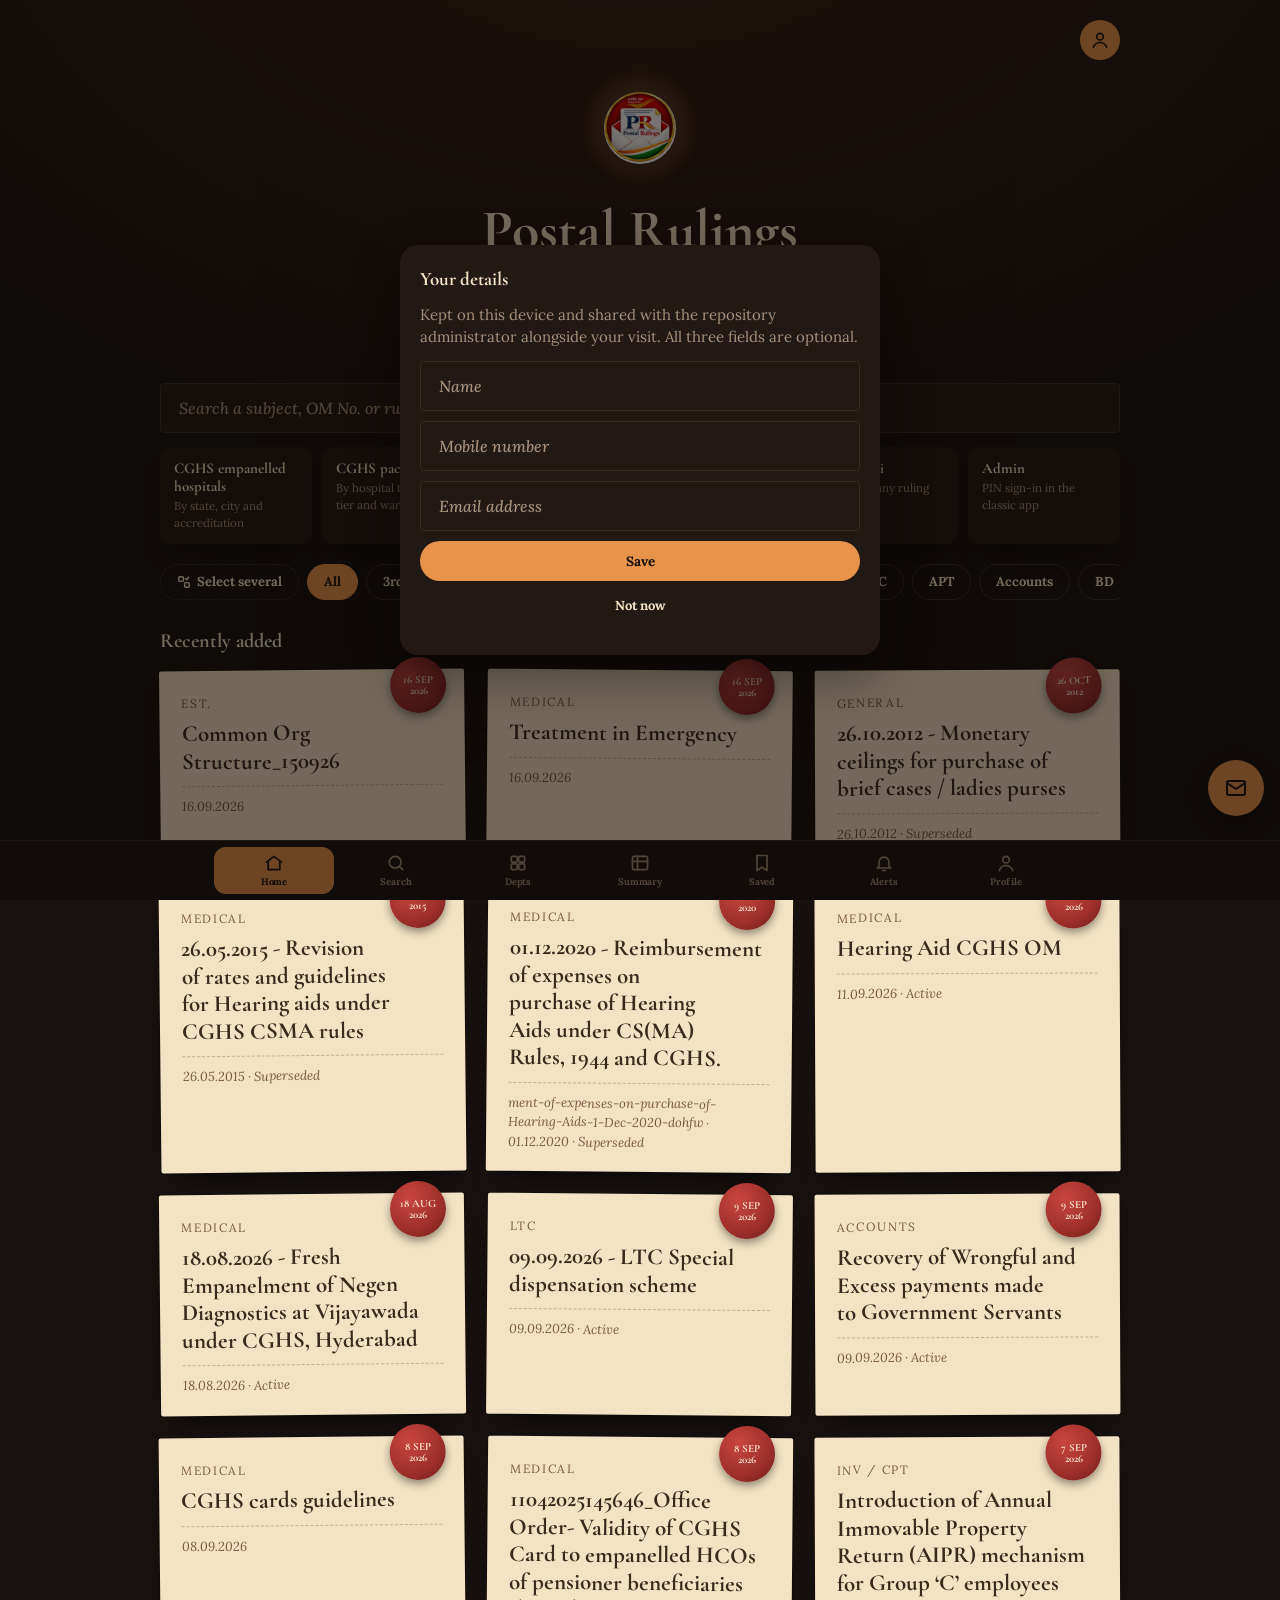
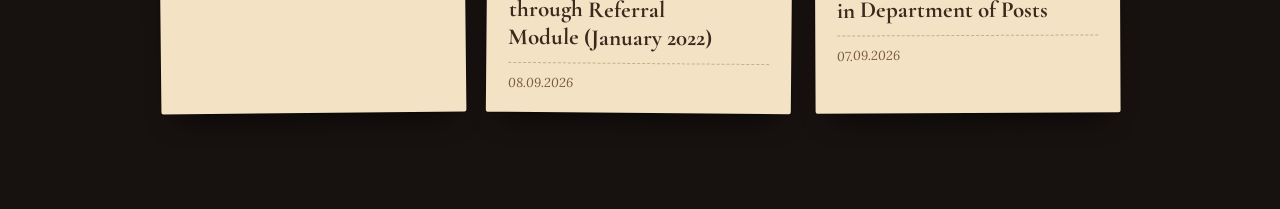
<file: fireside.html>
<!DOCTYPE html>
<html lang="en">
<head>
<meta charset="utf-8">
<meta name="viewport" content="width=device-width, initial-scale=1, viewport-fit=cover">
<title>Postal Rulings · Fireside</title>
<link rel="manifest" href="manifest.json">
<link rel="apple-touch-icon" href="icons/apple-touch-icon.png">
<link rel="icon" type="image/png" sizes="192x192" href="icons/icon-192.png">
<meta name="theme-color" content="#17110F">
<link rel="preconnect" href="https://fonts.gstatic.com" crossorigin>
<link rel="stylesheet" href="https://fonts.googleapis.com/css2?family=Cormorant+Garamond:wght@600;700&family=Lora:ital,wght@0,400;0,500;1,400&family=Literata:opsz,wght@7..72,400;7..72,700&family=Mukta:wght@400;600&display=swap">
<style>
*{box-sizing:border-box}
body{margin:0;font-family:var(--font-body);font-size:15px;line-height:1.5;color:var(--ink);background:var(--paper);padding-left:max(16px,env(safe-area-inset-left,0px));padding-right:max(16px,env(safe-area-inset-right,0px));padding-top:20px;padding-bottom:calc(96px + env(safe-area-inset-bottom,0px));min-height:100vh}
.wrap{max-width:960px;margin:0 auto}
.sr{position:absolute;width:1px;height:1px;overflow:hidden;clip:rect(0 0 0 0)}
h1,h2{font-family:var(--font-display);margin:0;text-wrap:balance}
.search{display:block;width:100%;height:50px;margin:0 0 14px;padding:0 18px;border-radius:var(--search-r);border:1.5px solid var(--rule);background:var(--card);color:var(--ink);font:500 15px var(--font-body);outline:none}
.search:focus-visible{border-color:var(--accent);box-shadow:0 0 0 3px var(--focus)}
.chips{display:flex;flex-wrap:nowrap;gap:8px;margin:0 0 20px;overflow-x:auto;padding-bottom:6px;scrollbar-width:thin;-webkit-overflow-scrolling:touch}
.chip{flex:0 0 auto;white-space:nowrap}
.chip{height:36px;padding:0 16px;border-radius:999px;border:1.5px solid var(--rule);background:transparent;color:var(--ink);font:700 13px var(--font-body);cursor:pointer}
.chip[aria-pressed="true"]{background:var(--accent-fill);border-color:var(--accent-fill);color:var(--accent-ink)}
.chip:focus-visible,.back:focus-visible,.save:focus-visible,.nav a:focus-visible{outline:2px solid var(--accent);outline-offset:2px}
.sec{font-size:20px;font-weight:700;margin:4px 0 14px}
.page{font-size:clamp(26px,6vw,36px);font-weight:800;margin:6px 0 10px}
.note{font-size:12.5px;color:var(--ink-soft);margin:4px 2px 16px}
.empty{display:none;text-align:center;padding:30px 10px;color:var(--ink-soft)}
.empty.show{display:block}
.rack{display:grid;gap:18px;grid-template-columns:repeat(auto-fill,minmax(260px,1fr))}
.env,.letter,.arch{min-width:0;text-align:left;cursor:pointer;color:inherit;font:inherit;border:0;width:100%}
.topbar{display:flex;justify-content:space-between;align-items:center;gap:10px;margin:0 0 12px}
.back,.save{height:38px;padding:0 16px;border-radius:999px;border:1.5px solid var(--rule);background:var(--card);color:var(--ink);font:700 13px var(--font-body);cursor:pointer}
.save[aria-pressed="true"]{background:var(--accent-fill);border-color:var(--accent-fill);color:var(--accent-ink)}
.doc{white-space:pre-wrap;word-wrap:break-word;font:400 15px/1.7 var(--font-body);color:var(--ink);background:var(--card);border-radius:14px;padding:18px;margin:0;box-shadow:var(--shadow)}
.nav{position:fixed;left:0;right:0;bottom:0;display:flex;justify-content:center;gap:2px;padding:6px max(8px,env(safe-area-inset-left,0px)) calc(6px + env(safe-area-inset-bottom,0px));background:var(--nav-bg);border-top:1px solid var(--rule);z-index:50}
.nav a{flex:1;max-width:120px;min-width:0;display:flex;flex-direction:column;align-items:center;gap:2px;text-align:center;text-decoration:none;font:700 10.5px var(--font-body);color:var(--ink-soft);padding:6px 2px;border-radius:12px}
.nav a span{white-space:nowrap;overflow:hidden;text-overflow:ellipsis;max-width:100%}
.nav a[aria-current="page"]{background:var(--accent-fill);color:var(--accent-ink)}
.summary{font-size:15px;color:var(--ink-soft);margin:0 0 12px}
.pdf{display:inline-flex;align-items:center;height:40px;padding:0 18px;border-radius:999px;background:var(--accent-fill);color:var(--accent-ink);font:700 13.5px var(--font-body);text-decoration:none;margin:0 0 16px}
.pdf:focus-visible{outline:2px solid var(--accent);outline-offset:2px}
.sec .count{font-family:var(--font-body);font-size:13px;font-weight:500;color:var(--ink-soft);margin-left:8px}
.more{display:block;margin:22px auto 0;height:42px;padding:0 22px;border-radius:999px;border:1.5px solid var(--rule);background:var(--card);color:var(--ink);font:700 13.5px var(--font-body);cursor:pointer}
.more:focus-visible{outline:2px solid var(--accent);outline-offset:2px}
/* reader */
.tb-right{display:flex;gap:8px}
.rhead{display:flex;flex-wrap:wrap;align-items:center;gap:8px;margin:4px 0 6px}
.dept{font-size:12.5px;font-weight:700;color:var(--ink-soft)}
.rtitle{font-size:clamp(24px,5.5vw,34px);line-height:1.15}
.ractions{display:flex;flex-wrap:wrap;gap:10px;margin:4px 0 16px}
.pdf.ghost{background:transparent;color:var(--ink);border:1.5px solid var(--rule)}
.st{display:inline-block;font-size:11px;font-weight:800;letter-spacing:.06em;text-transform:uppercase;padding:3px 10px;border-radius:999px;background:var(--st-bg,#E6F0E2);color:var(--st-fg,#2F6A3A)}
.st-superseded{--st-bg:#FCEFD6;--st-fg:#8A5A00}
.st-repealed{--st-bg:#F8DEDA;--st-fg:#9E2F2A}
.st-draft{--st-bg:#ECE7E2;--st-fg:#5F564F}
.mgrid{display:grid;grid-template-columns:repeat(2,minmax(0,1fr));gap:1px;background:var(--rule);border:1px solid var(--rule);border-radius:12px;overflow:hidden;margin:0 0 20px}
.mcell{background:var(--card);padding:10px 12px;min-width:0}
.mk{font-size:10.5px;font-weight:800;letter-spacing:.08em;text-transform:uppercase;color:var(--ink-soft)}
.mv{font-size:14.5px;font-weight:600;color:var(--ink);overflow-wrap:anywhere;margin-top:2px}
.dash{color:var(--ink-soft);font-weight:400;font-style:italic}
.rsec{margin:0 0 22px}
.rsec-h{font-size:19px;font-weight:700;margin:0 0 10px;color:var(--ink)}
.sumbox,.amend{background:var(--card);border-radius:12px;padding:14px 16px;box-shadow:var(--shadow);font-size:15px;line-height:1.6;color:var(--ink);overflow-wrap:anywhere}
.amend{white-space:pre-wrap;border-left:4px solid var(--accent)}
.muted{color:var(--ink-soft);margin:0}
.docbox{background:var(--doc-bg,var(--card));color:var(--doc-ink,var(--ink));border-radius:12px;padding:18px;box-shadow:var(--shadow);font-size:15px;line-height:1.65;overflow-wrap:anywhere;overflow-x:auto}
.docbox table{border-collapse:collapse;max-width:100%}
.docbox td,.docbox th{border:1px solid #C9B9A3;padding:6px 8px;vertical-align:top}
.docbox img{max-width:100%;height:auto}
/* saved rows */
.srows{display:flex;flex-direction:column;gap:12px}
.srow{background:var(--card);border-radius:12px;padding:14px 16px;box-shadow:var(--shadow);cursor:pointer;min-width:0;border-left:4px solid var(--accent)}
.srow:focus-visible{outline:2px solid var(--accent);outline-offset:2px}
.srow-top{display:flex;flex-wrap:wrap;gap:8px;align-items:center;margin-bottom:6px}
.omno{font:700 12px ui-monospace,Consolas,monospace;color:var(--ink)}
.srow-title{font-family:var(--font-display);font-size:17px;font-weight:700;line-height:1.25;color:var(--ink)}
.srow-meta{font-size:12.5px;color:var(--ink-soft);margin-top:4px}
/* share sheet and dialogs */
.sheet-wrap{position:fixed;inset:0;background:rgba(10,6,4,.55);display:flex;align-items:flex-end;justify-content:center;z-index:100;padding:16px max(16px,env(safe-area-inset-left,0px)) calc(16px + env(safe-area-inset-bottom,0px))}
.sheet{width:100%;max-width:480px;background:var(--card);color:var(--ink);border-radius:18px;padding:20px;box-shadow:0 20px 50px rgba(0,0,0,.4)}
.sheet-title{margin:0 0 12px;color:var(--ink-soft)}
.sheet-btns{display:flex;flex-wrap:wrap;gap:10px;margin:4px 0 14px}
.sheet ol{margin:0 0 14px;padding-left:20px;line-height:1.6}
/* logo, header buttons, tools, download banner */
.logo{width:64px;height:64px;border-radius:50%;flex:0 0 auto;box-shadow:0 4px 12px rgba(0,0,0,.25);background:#fff}
.hbtns{display:flex;flex-wrap:wrap;gap:8px;margin-top:10px}
.hbtn{display:inline-flex;align-items:center;gap:6px;height:34px;padding:0 14px;border-radius:999px;border:1.5px solid var(--rule);background:transparent;color:var(--ink);font:700 12.5px var(--font-body);text-decoration:none;cursor:pointer}
.hbtn .ver{font-size:11px;opacity:.75}
.tools{display:grid;grid-template-columns:repeat(auto-fill,minmax(150px,1fr));gap:10px;margin:0 0 20px}
.tool{display:flex;flex-direction:column;gap:2px;padding:12px 14px;border-radius:12px;background:var(--card);box-shadow:var(--shadow);color:var(--ink);text-decoration:none;min-width:0}
.tool b{font-family:var(--font-display);font-size:15px;line-height:1.2}
.tool small{font-size:11.5px;color:var(--ink-soft)}
.tool:focus-visible,.hbtn:focus-visible{outline:2px solid var(--accent);outline-offset:2px}
.dlbar{position:fixed;left:max(12px,env(safe-area-inset-left,0px));right:max(12px,env(safe-area-inset-right,0px));bottom:calc(76px + env(safe-area-inset-bottom,0px));z-index:60;display:flex;align-items:center;gap:12px;background:var(--card);color:var(--ink);border-radius:16px;padding:12px 14px;box-shadow:0 12px 30px rgba(0,0,0,.3);max-width:560px;margin:0 auto}
.dlbar img{width:44px;height:44px;border-radius:50%}
.dlbar .dltxt{flex:1;min-width:0;font-size:13px;line-height:1.35}
.dlbar .dltxt b{display:block;font-family:var(--font-display);font-size:15px}
.dlbar .x{border:0;background:transparent;color:var(--ink-soft);font-size:22px;cursor:pointer;width:34px;height:34px}
body[data-route="read"]{padding-bottom:40px}
.sumlabel{font-family:var(--font-body);font-size:11px;font-weight:800;letter-spacing:.06em;text-transform:uppercase;color:var(--ink-soft);margin-left:8px}
.sumbox p{margin:0 0 8px}
.sumbox ul{margin:0;padding-left:20px}
.sumbox li{margin:4px 0}
.pbar{display:flex;justify-content:flex-end;margin:0 0 8px}
.pbtn{display:inline-grid;place-items:center;width:40px;height:40px;border-radius:50%;background:var(--accent-fill);color:var(--accent-ink);font:800 16px var(--font-body);text-decoration:none}
.pbtn:focus-visible{outline:2px solid var(--accent);outline-offset:2px}
.pcard{background:var(--card);border-radius:16px;padding:18px;box-shadow:var(--shadow);margin:0 0 16px}
.prow{display:flex;align-items:center;gap:14px;margin-bottom:12px}
.pavatar{display:grid;place-items:center;width:52px;height:52px;border-radius:50%;background:var(--accent-fill);color:var(--accent-ink);font:800 22px var(--font-display);flex:0 0 auto}
.pname{font-family:var(--font-display);font-size:20px;font-weight:700}
.pcontact{font-size:13px;color:var(--ink-soft);overflow-wrap:anywhere}
.plink{display:inline-block;color:var(--accent);font-weight:700;text-decoration:none}
.pbtns{display:flex;flex-wrap:wrap;gap:10px;margin-top:14px}
.sheet-wrap.center{align-items:center}
.sheet .search{margin-bottom:10px}
.wide{display:flex;justify-content:center;width:100%;margin-top:8px;border:0;cursor:pointer}
.dk-log{display:flex;flex-direction:column;gap:12px;margin:0 0 14px}
.dk-msg{max-width:92%;border-radius:16px;padding:12px 14px;line-height:1.55;overflow-wrap:anywhere}
.dk-msg.me{align-self:flex-end;background:var(--accent-fill);color:var(--accent-ink)}
.dk-msg.bot{align-self:flex-start;background:var(--card);color:var(--ink);box-shadow:var(--shadow)}
.dk-msg p{margin:0 0 8px}.dk-msg ul{margin:4px 0 8px;padding-left:20px}
.dk-msg blockquote{margin:8px 0;padding:8px 12px;border-left:3px solid var(--accent);color:var(--ink-soft)}
.dk-h{font-family:var(--font-display);font-size:16px;margin:10px 0 4px}
.dk-ref{display:inline-grid;place-items:center;min-width:20px;height:20px;padding:0 5px;border-radius:999px;border:0;background:var(--accent-fill);color:var(--accent-ink);font:800 11px var(--font-body);cursor:pointer;vertical-align:1px}
.dk-srcs{display:flex;flex-direction:column;gap:6px;margin-top:10px}
.dk-src{display:flex;flex-direction:column;gap:2px;text-align:left;border:1px solid var(--rule);background:transparent;color:var(--ink);border-radius:10px;padding:8px 10px;cursor:pointer;font:inherit}
.dk-src small{color:var(--ink-soft)}
.dk-faq{border-top:1px solid var(--rule)}
.dk-q{display:block;width:100%;text-align:left;border:0;background:transparent;color:var(--ink);font:600 15px var(--font-body);padding:12px 0;cursor:pointer}
.dk-a{padding:0 0 12px}
.dk-ask{position:sticky;bottom:calc(70px + env(safe-area-inset-bottom,0px));display:flex;gap:8px;padding:8px 0;background:var(--paper)}
.dk-ask .search{margin:0}
.dk-fab{position:fixed;right:max(16px,env(safe-area-inset-right,0px));bottom:calc(84px + env(safe-area-inset-bottom,0px));z-index:55;display:grid;place-items:center;width:56px;height:56px;border-radius:50%;background:var(--accent-fill);color:var(--accent-ink);box-shadow:0 8px 20px rgba(0,0,0,.3)}
.dk-fab:focus-visible,.dk-q:focus-visible,.dk-src:focus-visible,.dk-ref:focus-visible{outline:2px solid var(--accent);outline-offset:2px}
.dlbar ~ .dk-fab{bottom:calc(160px + env(safe-area-inset-bottom,0px))}
.dgrid{display:grid;grid-template-columns:repeat(auto-fill,minmax(150px,1fr));gap:10px}
.dcell{display:flex;flex-direction:column;gap:2px;text-align:left;padding:14px;border-radius:12px;border:0;background:var(--card);color:var(--ink);box-shadow:var(--shadow);cursor:pointer;font:inherit}
.dcell b{font-family:var(--font-display);font-size:16px}.dcell small{color:var(--ink-soft)}
.tablewrap{overflow-x:auto;border-radius:12px;box-shadow:var(--shadow);background:var(--card)}
.sumtable{border-collapse:collapse;width:100%;min-width:860px;font-size:13px}
.sumtable th,.sumtable td{padding:8px 10px;border-bottom:1px solid var(--rule);text-align:left;vertical-align:top;color:var(--ink)}
.sumtable tbody tr{cursor:pointer}.sumtable tbody tr:hover{background:var(--paper)}
.sumtable .tt{font-weight:700;min-width:200px}.sumtable .sm{min-width:260px;color:var(--ink-soft)}.mono{font-family:ui-monospace,Consolas,monospace;white-space:nowrap}
.th{border:0;background:transparent;color:var(--ink);font:800 11px var(--font-body);letter-spacing:.06em;text-transform:uppercase;cursor:pointer;padding:0}
.filters{display:grid;grid-template-columns:repeat(auto-fill,minmax(150px,1fr));gap:10px;margin:0 0 12px}
.fl{display:flex;flex-direction:column;gap:6px;margin:0 0 10px;font-size:12px;font-weight:800;letter-spacing:.06em;text-transform:uppercase;color:var(--ink-soft)}
.fl select,.pcard select{height:44px;border-radius:10px;border:1.5px solid var(--rule);background:var(--card);color:var(--ink);font:500 14px var(--font-body);padding:0 10px;text-transform:none;letter-spacing:0;max-width:100%}
.seg{display:flex;gap:4px;padding:3px;border-radius:12px;background:var(--paper)}
.segb{flex:1;min-width:0;height:38px;border:0;border-radius:9px;background:transparent;color:var(--ink);font:700 13px var(--font-body);cursor:pointer;white-space:nowrap;overflow:hidden;text-overflow:ellipsis}
.segb[aria-pressed="true"]{background:var(--accent-fill);color:var(--accent-ink)}
.hcard,.rate{background:var(--card);border-radius:12px;padding:14px 16px;box-shadow:var(--shadow);min-width:0}
.hmeta{margin:4px 0 0;font-size:13px;color:var(--ink-soft);overflow-wrap:anywhere}.hsp{margin:6px 0 0;font-size:13px;color:var(--ink)}
.hlinks{display:flex;flex-wrap:wrap;gap:8px;margin-top:10px}
.hlink{display:inline-flex;align-items:center;height:32px;padding:0 12px;border-radius:999px;border:1.5px solid var(--rule);background:transparent;color:var(--ink);font:700 12.5px var(--font-body);text-decoration:none;cursor:pointer}
.hlink.sel{user-select:all;cursor:text}.hlink[aria-pressed="true"]{background:var(--accent-fill);color:var(--accent-ink);border-color:var(--accent-fill)}
.rate{display:flex;justify-content:space-between;gap:12px;align-items:flex-start}.rate-l{min-width:0}.rate-r{display:flex;flex-direction:column;align-items:flex-end;gap:6px;white-space:nowrap}
.rate-r b{font-size:16px;color:var(--ink)}
.cart{list-style:none;margin:0;padding:0}.cart li{display:flex;gap:10px;align-items:center;padding:6px 0;border-bottom:1px solid var(--rule)}.cart li span{flex:1;min-width:0}
.cart .x{border:0;background:transparent;color:var(--ink-soft);font-size:20px;cursor:pointer;width:30px;height:30px}
.carttotal{display:flex;justify-content:space-between;margin:10px 0 0;font-size:16px}
.small{font-size:12.5px;margin:4px 0 10px}
.dk-nav{position:sticky;top:calc(10px + env(safe-area-inset-top,0px));z-index:20;display:flex;align-items:center;justify-content:center;gap:12px;margin:0 auto 14px;width:max-content;max-width:100%;padding:6px 8px;border-radius:999px;background:var(--card);box-shadow:var(--shadow);border:1px solid var(--rule)}
.dk-arrow{display:grid;place-items:center;width:36px;height:36px;border-radius:50%;border:0;background:var(--accent-fill);color:var(--accent-ink);cursor:pointer}
.dk-arrow:disabled{opacity:.35;cursor:default}
.dk-arrow:focus-visible{outline:2px solid var(--accent);outline-offset:2px}
.dk-count{font:700 12.5px var(--font-body);color:var(--ink);white-space:nowrap}
.dk-msg.me:focus{outline:2px solid var(--accent);outline-offset:3px}
.saved-bk summary{cursor:pointer;font:700 15px var(--font-display);color:var(--ink)}
.bk{display:flex;justify-content:space-between;align-items:center;gap:10px;padding:10px 0;border-top:1px solid var(--rule);flex-wrap:wrap}
.bk b{display:block}.bk small{color:var(--ink-soft)}
.sumbar{display:flex;flex-wrap:wrap;justify-content:space-between;align-items:center;gap:10px;margin:0 0 12px}
.sumbar .seg{flex:0 1 280px}.sumtools{display:flex;flex-wrap:wrap;gap:8px}
.ompick{display:flex;flex-wrap:wrap;align-items:center;gap:8px;margin:0 0 12px;padding:10px 12px;border-radius:12px;background:var(--card);box-shadow:var(--shadow)}
.ompick label{font-size:12.5px;font-weight:700;color:var(--ink-soft)}.ompick .search{flex:1 1 200px;margin:0;height:42px}
.sumtable{table-layout:fixed}.sumtable th{position:relative}
.sumtable td{overflow-wrap:anywhere}
.rz{position:absolute;top:0;right:-4px;width:9px;height:100%;cursor:col-resize;touch-action:none;z-index:2}
.rz::after{content:"";position:absolute;top:20%;bottom:20%;left:4px;width:2px;border-radius:2px;background:var(--rule)}
.rz:hover::after,.rz:focus-visible::after{background:var(--accent)}
.rz:focus-visible{outline:none}
.sumtable tr.grp td{background:var(--paper);font-size:12.5px;border-top:2px solid var(--accent)}
.sumtable tr.grp{cursor:default}
.sumtable .st{white-space:nowrap;overflow-wrap:normal;font-size:10px;padding:2px 7px;letter-spacing:.03em}

/* ---- Rate finder ---- */
.rfinder{background:var(--card);border-radius:22px;box-shadow:0 22px 50px -28px rgba(10,20,60,.45),0 0 0 1px var(--rule);overflow:hidden;margin:0 0 22px}
.rf-head{position:relative;display:flex;align-items:center;gap:14px;padding:18px 20px;color:var(--accent-ink);background:linear-gradient(120deg,var(--accent-fill),color-mix(in srgb,var(--accent-fill) 55%,#ffffff 10%));overflow:hidden}
.rf-head::after{content:"";position:absolute;right:-40px;top:-60px;width:220px;height:220px;border-radius:50%;background:radial-gradient(circle,rgba(255,255,255,.28),transparent 65%);pointer-events:none}
.rf-h-ic{display:grid;place-items:center;flex:0 0 auto;width:48px;height:48px;border-radius:14px;background:rgba(255,255,255,.18);box-shadow:inset 0 0 0 1px rgba(255,255,255,.35)}
.rf-kick{font-size:11px;font-weight:800;letter-spacing:.16em;text-transform:uppercase;opacity:.85;margin-bottom:6px}
.rf-sum{display:flex;flex-wrap:wrap;gap:6px}
.rf-chip{display:inline-flex;align-items:center;gap:4px;height:28px;padding:0 12px;border-radius:999px;background:rgba(255,255,255,.2);box-shadow:inset 0 0 0 1px rgba(255,255,255,.35);font-size:12.5px;font-weight:700;white-space:nowrap}
.rf-grid{display:grid;grid-template-columns:repeat(2,minmax(0,1fr));gap:6px 28px;padding:16px 20px 20px}
.rf-col{min-width:0}
.rf-step{display:flex;align-items:center;gap:8px;margin:14px 0 10px;font-size:12px;font-weight:800;letter-spacing:.1em;text-transform:uppercase;color:var(--ink-soft)}
.rf-n{display:grid;place-items:center;width:22px;height:22px;border-radius:50%;background:var(--accent-fill);color:var(--accent-ink);font-size:11px;letter-spacing:0}
.optcards{display:grid;grid-template-columns:repeat(3,minmax(0,1fr));gap:10px}
.optcard{position:relative;display:flex;flex-direction:column;align-items:flex-start;gap:4px;min-width:0;padding:14px 12px 12px;border-radius:16px;border:1.5px solid var(--rule);background:var(--paper);color:var(--ink);text-align:left;cursor:pointer;font:inherit;transition:transform .15s ease,border-color .15s ease,box-shadow .15s ease,background .15s ease}
.optcard:hover{transform:translateY(-2px);border-color:color-mix(in srgb,var(--accent) 45%,var(--rule))}
.optcard[aria-checked="true"]{border-color:var(--accent);background:var(--card);box-shadow:0 12px 26px -14px color-mix(in srgb,var(--accent) 70%,transparent),0 0 0 3px color-mix(in srgb,var(--accent) 16%,transparent)}
.optcard:focus-visible{outline:2px solid var(--accent);outline-offset:2px}
.oc-ic{display:grid;place-items:center;width:40px;height:40px;border-radius:12px;background:color-mix(in srgb,var(--accent) 12%,var(--card));color:var(--accent);margin-bottom:4px}
.optcard[aria-checked="true"] .oc-ic{background:var(--accent-fill);color:var(--accent-ink)}
.oc-t{font-weight:800;font-size:14px;line-height:1.2}
.oc-d{font-size:11.5px;color:var(--ink-soft);line-height:1.3}
.oc-ok{position:absolute;top:10px;right:10px;display:grid;place-items:center;width:22px;height:22px;border-radius:50%;background:var(--accent-fill);color:var(--accent-ink);transform:scale(0);transition:transform .18s ease}
.optcard[aria-checked="true"] .oc-ok{transform:scale(1)}
.ifield{position:relative;display:flex;align-items:center;gap:8px;min-height:54px;margin:0 0 10px;padding:0 8px 0 14px;border-radius:16px;border:1.5px solid var(--rule);background:var(--paper);transition:border-color .15s ease,box-shadow .15s ease}
.ifield:focus-within{border-color:var(--accent);background:var(--card);box-shadow:0 0 0 4px color-mix(in srgb,var(--accent) 14%,transparent)}
.if-ic{display:grid;place-items:center;color:var(--accent);flex:0 0 auto}
.ifield input,.ifield select{flex:1;min-width:0;height:50px;border:0;background:transparent;color:var(--ink);font:600 15px var(--font-body);outline:none;appearance:none;-webkit-appearance:none}
.ifield select{cursor:pointer;padding-right:24px;background-image:linear-gradient(45deg,transparent 50%,currentColor 50%),linear-gradient(135deg,currentColor 50%,transparent 50%);background-position:calc(100% - 12px) 50%,calc(100% - 7px) 50%;background-size:5px 5px;background-repeat:no-repeat}
.ifield input::placeholder{color:var(--ink-soft);font-weight:500}
.if-btn{display:inline-flex;align-items:center;gap:6px;flex:0 0 auto;height:38px;padding:0 12px;border-radius:12px;border:0;background:var(--accent-fill);color:var(--accent-ink);font:700 12.5px var(--font-body);cursor:pointer}
.if-btn:focus-visible{outline:2px solid var(--accent);outline-offset:2px}
.tierbadge{flex:0 0 auto;height:26px;display:inline-flex;align-items:center;padding:0 10px;border-radius:999px;font-size:11px;font-weight:800;letter-spacing:.06em;text-transform:uppercase;background:#E6F0E2;color:#2F6A3A}
.tierbadge.t-ii{background:#FFF1D6;color:#7A4B00}.tierbadge.t-iii{background:#ECE7F7;color:#4B3A8A}
.rf-help{display:flex;gap:6px;align-items:flex-start;margin:-2px 2px 12px;font-size:12.5px;line-height:1.45;color:var(--ink-soft)}
.rf-help svg{flex:0 0 auto;margin-top:2px;color:var(--accent)}
@media (max-width:760px){.rf-grid{grid-template-columns:1fr;padding:10px 14px 16px}.rf-head{padding:16px}.if-btn span{display:none}.optcard{padding:12px 10px 10px}.oc-d{font-size:11px}}
@media (max-width:380px){.optcards{gap:6px}.oc-t{font-size:13px}}
@media (prefers-reduced-motion:reduce){.optcard,.oc-ok,.ifield{transition:none}}

/* ---- Screen header band ---- */
.phead{position:relative;display:flex;align-items:center;gap:16px;padding:22px 22px;margin:0 0 18px;border-radius:22px;color:var(--accent-ink);background:linear-gradient(120deg,var(--accent-fill),color-mix(in srgb,var(--accent-fill) 60%,#ffffff 8%));box-shadow:0 22px 50px -30px rgba(10,20,60,.55);overflow:hidden}
.phead::after{content:"";position:absolute;right:-50px;top:-70px;width:240px;height:240px;border-radius:50%;background:radial-gradient(circle,rgba(255,255,255,.28),transparent 65%);pointer-events:none}
.ph-ic{display:grid;place-items:center;flex:0 0 auto;width:54px;height:54px;border-radius:16px;background:rgba(255,255,255,.18);box-shadow:inset 0 0 0 1px rgba(255,255,255,.35)}
.ph-t{font-size:clamp(22px,5vw,30px);font-weight:800;line-height:1.1;margin:0;color:inherit}
.ph-s{margin:6px 0 0;font-size:13px;opacity:.88;max-width:60ch}
.phead .rf-sum{margin-top:10px}
/* ---- Empty and loading states ---- */
.estate{display:flex;flex-direction:column;align-items:center;text-align:center;gap:6px;padding:34px 18px;border-radius:20px;background:var(--card);box-shadow:var(--shadow)}
.es-ic{display:grid;place-items:center;width:72px;height:72px;border-radius:50%;background:color-mix(in srgb,var(--accent) 12%,var(--card));color:var(--accent);margin-bottom:6px}
.estate b{font-family:var(--font-display);font-size:18px;color:var(--ink)}.estate p{margin:0 0 8px;color:var(--ink-soft);max-width:44ch}
.skel{display:grid;gap:14px}.sk{height:150px;border-radius:20px;background:linear-gradient(90deg,var(--card) 25%,color-mix(in srgb,var(--accent) 8%,var(--card)) 50%,var(--card) 75%);background-size:200% 100%;animation:shim 1.4s linear infinite}
@keyframes shim{to{background-position:-200% 0}}
/* ---- Hospital finder and cards ---- */
.hf-grid{display:grid;grid-template-columns:repeat(3,minmax(0,1fr));gap:10px;padding:16px 20px 18px}
.hf-q{grid-column:1/-1}
.hf-grid .ifield{margin:0}
.hgrid{display:grid;grid-template-columns:repeat(auto-fill,minmax(320px,1fr));gap:16px}
.hcard2{display:flex;flex-direction:column;gap:10px;min-width:0;padding:18px;border-radius:20px;background:var(--card);box-shadow:0 18px 40px -26px rgba(10,20,60,.45),0 0 0 1px var(--rule);transition:transform .18s ease,box-shadow .18s ease}
.hcard2:hover{transform:translateY(-3px);box-shadow:0 26px 50px -26px rgba(10,20,60,.55),0 0 0 1px color-mix(in srgb,var(--accent) 35%,var(--rule))}
.hc-top{display:flex;gap:12px;align-items:flex-start}
.hc-mono{display:grid;place-items:center;flex:0 0 auto;width:48px;height:48px;border-radius:14px;font:800 16px var(--font-display);color:var(--accent-ink);background:linear-gradient(135deg,color-mix(in srgb,var(--accent-fill) 70%,#000 10%),var(--accent-fill))}
.hc-mono.n{background:linear-gradient(135deg,#1E8E5A,#36B37E);color:#fff}
.hc-name{font-family:var(--font-display);font-size:17px;font-weight:800;line-height:1.25;margin:0;color:var(--ink)}
.hc-tags{display:flex;flex-wrap:wrap;gap:6px;margin-top:6px}
.acc{display:inline-flex;align-items:center;gap:4px;height:24px;padding:0 9px;border-radius:999px;font-size:11px;font-weight:800;letter-spacing:.04em;background:color-mix(in srgb,var(--accent) 12%,var(--card));color:var(--accent)}
.acc.n{background:#E3F4EA;color:#1E7A4D}
.hc-line{display:flex;gap:8px;align-items:flex-start;margin:0;font-size:13.5px;color:var(--ink-soft);line-height:1.45}
.hc-line svg{flex:0 0 auto;margin-top:2px;color:var(--accent)}
.hc-line.v-ok svg{color:#1E8E5A}.hc-line.v-warn{color:#8A5A00}.hc-line.v-warn svg{color:#C98A00}.hc-line.v-bad{color:#9E2F2A}.hc-line.v-bad svg{color:#C9463F}
.spchips{display:flex;flex-wrap:wrap;gap:6px}
.spchips span{display:inline-flex;align-items:center;height:26px;padding:0 10px;border-radius:999px;background:var(--paper);color:var(--ink);font-size:12px;font-weight:600;border:1px solid var(--rule)}
.spmore{height:26px;padding:0 10px;border-radius:999px;border:0;background:transparent;color:var(--accent);font:700 12px var(--font-body);cursor:pointer}
.hc-acts{display:flex;flex-wrap:wrap;gap:8px;margin-top:2px}
.hact{display:inline-flex;align-items:center;gap:6px;height:38px;padding:0 13px;border-radius:12px;border:1.5px solid var(--rule);background:var(--paper);color:var(--ink);font:700 12.5px var(--font-body);text-decoration:none}
.hact svg{color:var(--accent)}
.hact.pri{background:var(--accent-fill);border-color:var(--accent-fill);color:var(--accent-ink);margin-left:auto}.hact.pri svg{color:inherit}
.hact:focus-visible,.spmore:focus-visible{outline:2px solid var(--accent);outline-offset:2px}
.hc-ph{margin:0;font-size:12px;color:var(--ink-soft);user-select:all}
/* ---- Departments ---- */
.dtools{display:flex;flex-wrap:wrap;justify-content:space-between;align-items:center;gap:10px;margin:0 0 14px}.dtools .seg{flex:0 1 320px}
.dgrid{grid-template-columns:repeat(auto-fill,minmax(160px,1fr));gap:12px}
.dcell{position:relative;align-items:flex-start;gap:6px;padding:16px 14px;border-radius:18px;box-shadow:0 14px 32px -22px rgba(10,20,60,.45),0 0 0 1px var(--rule);transition:transform .15s ease,box-shadow .15s ease}
.dcell:hover{transform:translateY(-2px)}
.dmono{display:grid;place-items:center;width:38px;height:38px;border-radius:12px;font:800 13px var(--font-display);background:color-mix(in srgb,var(--accent) 14%,var(--card));color:var(--accent);margin-bottom:4px}
.dbar{display:block;width:100%;height:5px;border-radius:5px;background:var(--paper);overflow:hidden;margin-top:4px}.dbar i{display:block;height:100%;border-radius:5px;background:var(--accent-fill)}
.dcell.multi[aria-checked="true"]{box-shadow:0 0 0 2px var(--accent),0 14px 32px -20px color-mix(in srgb,var(--accent) 70%,transparent)}
.dcell.multi[aria-checked="true"] .dmono{background:var(--accent-fill);color:var(--accent-ink)}
.dtick{position:absolute;top:10px;right:10px;display:grid;place-items:center;width:22px;height:22px;border-radius:50%;border:2px solid var(--rule);color:transparent;background:var(--card)}
.dcell.multi[aria-checked="true"] .dtick{background:var(--accent-fill);border-color:var(--accent-fill);color:var(--accent-ink)}
.dbarbottom{position:sticky;bottom:calc(74px + env(safe-area-inset-bottom,0px));z-index:30;display:flex;align-items:center;justify-content:space-between;gap:10px;margin-top:16px;padding:10px 12px 10px 16px;border-radius:16px;background:var(--card);box-shadow:0 14px 34px -14px rgba(10,20,60,.5),0 0 0 1px var(--rule);font-weight:700;color:var(--ink)}
.dbarbottom .pdf{margin:0;border:0;cursor:pointer}.dbarbottom .pdf:disabled{opacity:.45;cursor:default}
.selchips{display:flex;flex-wrap:wrap;gap:8px;align-items:center;margin:-6px 0 14px}
.chip.on{background:var(--accent-fill);border-color:var(--accent-fill);color:var(--accent-ink)}
@media (max-width:760px){.hf-grid{grid-template-columns:1fr;padding:12px 14px 14px}.hgrid{grid-template-columns:1fr}.phead{padding:18px}.ph-ic{width:46px;height:46px}.hact.pri{margin-left:0}}
@media (prefers-reduced-motion:reduce){.sk{animation:none}.hcard2,.dcell{transition:none}}

/* ---- Saved post paper: same reading font, size and colours as the classic reader ---- */
.docpaper{font-family:'Literata','Mukta',Georgia,serif;font-optical-sizing:auto;line-height:1.65;color:#1f1a15;background:var(--doc-bg,#FFFFFF);border-radius:16px;padding:22px 20px;box-shadow:0 18px 40px -26px rgba(10,20,60,.45),0 0 0 1px var(--rule);overflow-wrap:break-word;overflow-x:auto;-webkit-font-smoothing:antialiased;text-rendering:optimizeLegibility;font-kerning:normal;
  --rl-grad:linear-gradient(120deg,var(--c-brand,#B30000),var(--c-brand-3,#E23A2E))}
.docpaper.plain{white-space:pre-wrap}
.docpaper img{max-width:100%;height:auto}
[data-rl-doc] table{zoom:var(--rl-zoom,1)}
[data-rl-doc] p,[data-rl-doc] li,[data-rl-doc] td,[data-rl-doc] th,[data-rl-doc] div,[data-rl-doc] span,[data-rl-doc] font,[data-rl-doc] b,[data-rl-doc] strong,[data-rl-doc] em,[data-rl-doc] i,[data-rl-doc] u,[data-rl-doc] a,[data-rl-doc] blockquote,[data-rl-doc] caption{font-family:inherit!important}
.sumpaper{font-family:'Literata','Mukta',Georgia,serif;font-size:15px;line-height:1.65;color:#1f1a15;background:#FFFBEB;border-left:3px solid #FFCB05;text-align:justify;text-align-last:left;hyphens:auto}
.rsec-row{display:flex;flex-wrap:wrap;justify-content:space-between;align-items:center;gap:8px;margin-bottom:10px}.rsec-row .rsec-h{margin:0}
.fontbar{display:flex;align-items:center;gap:6px}.fontbar span{min-width:44px;text-align:center;font:700 12.5px var(--font-body);color:var(--ink-soft)}
.chiprow{display:flex;align-items:flex-start;gap:8px;margin:0 0 20px;min-width:0}
.chiprow .chips{flex:1;min-width:0;margin:0}
.mtoggle{flex:0 0 auto;display:inline-flex;align-items:center;gap:6px;border-style:dashed}
.mtoggle[aria-pressed="true"]{border-style:solid}
.chip.tick{display:inline-flex;align-items:center;gap:7px}
.cbox{display:inline-block;width:14px;height:14px;border-radius:4px;border:2px solid currentColor;opacity:.55;flex:0 0 auto}
.chip.tick[aria-checked="true"] .cbox{opacity:1;background:currentColor;box-shadow:inset 0 0 0 2px var(--accent-fill)}

/* Summary box inside a ruling: always a light paper with dark ink, whatever the theme (dark themes hid the text). */
.sumbox.sumpaper{background:var(--doc-bg,#FFFBEB)!important;color:var(--doc-ink,#1f1a15)!important}
.sumbox.sumpaper p,.sumbox.sumpaper li,.sumbox.sumpaper div,.sumbox.sumpaper td{color:inherit}
.omdate{color:var(--accent);font-weight:800}

/* ===== Summary tab: professional ledger ===== */
.sumhero{position:relative;overflow:hidden;border-radius:22px;padding:26px 22px 20px;margin:4px 0 16px;color:var(--accent-ink);
  background:radial-gradient(120% 140% at 100% 0%,color-mix(in srgb,var(--accent-fill) 60%,#fff 0%) 0%,transparent 60%),linear-gradient(135deg,var(--accent-fill),color-mix(in srgb,var(--accent-fill) 62%,#000));
  box-shadow:0 18px 40px -22px color-mix(in srgb,var(--accent-fill) 70%,#000)}
.sumhero-art{position:absolute;right:-14px;top:-6px;width:min(320px,62%);height:auto;color:var(--accent-ink);pointer-events:none}
.sumhero-k{position:relative;margin:0;font:800 11px var(--font-body);letter-spacing:.2em;text-transform:uppercase;opacity:.85}
.sumhero-h{position:relative;margin:6px 0 8px;font:700 clamp(28px,6vw,40px)/1.08 var(--font-display);color:inherit;letter-spacing:-.01em}
.sumhero-p{position:relative;margin:0;max-width:60ch;font-size:14px;line-height:1.55;opacity:.9}
.sumstats{position:relative;display:grid;grid-template-columns:repeat(4,minmax(0,1fr));gap:10px;margin-top:18px}
.sumstat{min-width:0;border-radius:14px;padding:10px 12px;background:color-mix(in srgb,var(--accent-ink) 14%,transparent);border:1px solid color-mix(in srgb,var(--accent-ink) 22%,transparent);backdrop-filter:blur(4px)}
.sumstat b{display:block;font:800 clamp(16px,3.6vw,22px)/1.15 var(--font-display);white-space:nowrap;overflow:hidden;text-overflow:ellipsis}
.sumstat span{display:block;font:700 10.5px var(--font-body);letter-spacing:.08em;text-transform:uppercase;opacity:.8;margin-top:3px}
@media (max-width:560px){.sumstats{grid-template-columns:repeat(2,minmax(0,1fr))}}
.sumpanel{background:var(--card);border:1px solid var(--rule);border-radius:18px;padding:14px;margin:0 0 16px;box-shadow:var(--shadow)}
.sumsearch{position:relative}.sumsearch svg{position:absolute;left:16px;top:50%;transform:translateY(-50%);color:var(--ink-soft);pointer-events:none}
.sumsearch .search{padding-left:44px;margin:0}
.sumlbl{margin:12px 2px 6px;font:800 10.5px var(--font-body);letter-spacing:.12em;text-transform:uppercase;color:var(--ink-soft)}
.sumpanel .chips{margin:0 0 4px}
.sumpanel .sumbar{margin:12px 0 0;padding-top:12px;border-top:1px dashed var(--rule)}
.tbtn{display:inline-flex;align-items:center;gap:6px;height:36px;padding:0 14px;border-radius:10px;border:1.5px solid var(--rule);background:var(--card);color:var(--ink);font:700 12.5px var(--font-body);cursor:pointer;transition:transform .12s,box-shadow .12s,border-color .12s}
.tbtn:hover{border-color:var(--accent);box-shadow:0 6px 14px -10px var(--accent);transform:translateY(-1px)}
.tbtn:focus-visible{outline:3px solid var(--focus);outline-offset:2px}
.tbtn.prime{background:var(--accent-fill);border-color:var(--accent-fill);color:var(--accent-ink)}
.sumcard{background:var(--card);border:1px solid var(--rule);border-radius:18px;overflow:hidden;box-shadow:var(--shadow);margin:0 0 14px}
.sumcard-h{display:flex;justify-content:space-between;align-items:center;gap:10px;padding:12px 16px;border-bottom:1px solid var(--rule);font:700 12.5px var(--font-body);color:var(--ink-soft)}
.sumcard-h b{color:var(--accent);font-weight:800}
.sumcard .tablewrap{margin:0;border:0;border-radius:0;box-shadow:none}
.sumtable thead th{background:color-mix(in srgb,var(--accent-fill) 9%,var(--card));border-bottom:2px solid var(--accent);padding:12px 10px}
.sumtable thead .th{color:var(--accent);font-size:10.5px;letter-spacing:.1em}
.sumtable tbody tr{transition:background .12s}
.sumtable tbody tr:nth-child(even):not(.grp){background:color-mix(in srgb,var(--ink) 2.5%,transparent)}
.sumtable tbody tr:not(.grp):hover{background:color-mix(in srgb,var(--accent-fill) 7%,var(--card))}
.sumtable tbody tr:not(.grp):hover td:first-child{box-shadow:inset 3px 0 0 var(--accent)}
.sumtable td{padding:12px 10px}
.sumtable .tt{font:700 13.5px/1.4 var(--font-body);color:var(--ink)}
.omchip{display:inline-block;max-width:100%;padding:3px 8px;border-radius:7px;background:color-mix(in srgb,var(--ink) 6%,transparent);border:1px solid var(--rule);font:600 11.5px/1.35 ui-monospace,Consolas,monospace;color:var(--ink);overflow-wrap:anywhere}
.dblk{display:inline-grid;grid-template-columns:auto auto;grid-template-areas:"d m" "d y";column-gap:6px;align-items:center;padding:5px 8px;border-radius:10px;background:color-mix(in srgb,var(--accent-fill) 12%,var(--card));border:1px solid color-mix(in srgb,var(--accent) 35%,transparent);color:var(--ink);white-space:nowrap}
.dblk b{grid-area:d;font:800 20px/1 var(--font-display);color:var(--accent)}
.dblk i{grid-area:m;font:800 10.5px/1.1 var(--font-body);font-style:normal;text-transform:uppercase;letter-spacing:.08em}
.dblk small{grid-area:y;font:600 10.5px/1.1 var(--font-body);color:var(--ink-soft)}
.sumtable .eff{font-size:12.5px;color:var(--ink-soft);white-space:nowrap}
.dtag{display:inline-block;padding:3px 9px;border-radius:999px;background:color-mix(in srgb,var(--accent-fill) 10%,transparent);color:var(--ink);font:700 11.5px var(--font-body)}
.sumtable .sm .clamp{display:-webkit-box;-webkit-line-clamp:6;-webkit-box-orient:vertical;overflow:hidden;font-size:13px;line-height:1.55;color:var(--ink-soft)}
.sumtable tr.grp td{background:color-mix(in srgb,var(--accent-fill) 14%,var(--card));color:var(--ink);font:700 12.5px var(--font-body);border-top:2px solid var(--accent);padding:10px 12px}
.sumtable .muted{color:var(--ink-soft)}

/* Breakup: number of times */
.cart li.cline{flex-wrap:wrap;gap:8px 10px;padding:10px 0}
.cl-name{flex:1 1 200px;min-width:0;display:flex;flex-direction:column;gap:2px}
.cl-name small{color:var(--ink-soft);font-size:12px}
.qty{display:inline-flex;align-items:center;border:1.5px solid var(--rule);border-radius:10px;overflow:hidden;background:var(--card)}
.qb{width:34px;height:34px;border:0;background:transparent;color:var(--accent);font:800 18px/1 var(--font-body);cursor:pointer}
.qb:disabled{opacity:.35;cursor:default}
.qin{width:52px;height:34px;border:0;border-left:1px solid var(--rule);border-right:1px solid var(--rule);background:transparent;color:var(--ink);font:800 15px var(--font-body);text-align:center;-moz-appearance:textfield}
.qin::-webkit-outer-spin-button,.qin::-webkit-inner-spin-button{-webkit-appearance:none;margin:0}
.qin:focus-visible,.qb:focus-visible{outline:3px solid var(--focus);outline-offset:-2px}
.cl-amt{min-width:92px;text-align:right;font-variant-numeric:tabular-nums}
.carttotal{justify-content:flex-end;gap:6px;align-items:baseline}.carttotal span{color:var(--ink-soft);font-size:13px;margin-right:auto}
/* CGHS tier badge on hospital cards */
.tierb{display:inline-block;padding:2px 9px;border-radius:999px;font:800 10.5px var(--font-body);letter-spacing:.06em;text-transform:uppercase;background:color-mix(in srgb,var(--accent-fill) 14%,var(--card));color:var(--accent);border:1px solid color-mix(in srgb,var(--accent) 35%,transparent)}
.srcb{display:inline-block;padding:2px 8px;border-radius:999px;font:700 10.5px var(--font-body);background:color-mix(in srgb,var(--ink) 6%,transparent);color:var(--ink-soft)}

:root{--night:#17110F;--wall:#221915;--letter:#F3E2C4;--ember:#E8934A;--wax:#9E2F2A;--ink:#F3E2C4;--ink-soft:#A8917B;--paper:#17110F;--card:#221915;--rule:#3A2C25;--accent:#E8934A;--accent-fill:#E8934A;--accent-ink:#17110F;--focus:rgba(232,147,74,.3);--nav-bg:#1B1411;--search-r:4px;--font-display:'Cormorant Garamond',Georgia,serif;--font-body:'Lora',Georgia,serif;--shadow:0 18px 30px -18px rgba(0,0,0,.8);color-scheme:dark}
body{background:radial-gradient(120% 60% at 50% -10%,#3A2316 0%,var(--night) 60%) var(--night)}
.lamp{text-align:center;margin-bottom:26px}
.glow{display:grid;place-items:center;width:120px;height:120px;margin:0 auto 14px;border-radius:50%;background:radial-gradient(circle,rgba(232,147,74,.85) 0%,rgba(232,147,74,.25) 38%,transparent 70%);animation:breathe 6s ease-in-out infinite}
@keyframes breathe{50%{opacity:.7;transform:scale(.96)}}
.lamp h1{font-size:clamp(34px,8vw,56px);font-weight:700;line-height:1}
.lamp p{margin:10px auto 0;color:var(--ink-soft);max-width:42ch;font-style:italic}
.search{background:var(--wall);border:1px solid #3A2C25;font:500 16px var(--font-body)}
.search::placeholder{color:var(--ink-soft);font-style:italic}
.rack{gap:22px;grid-template-columns:repeat(auto-fill,minmax(270px,1fr))}
.letter{position:relative;display:block;background:var(--letter);color:#3A2A1E;padding:24px 22px 20px;border-radius:2px;box-shadow:0 18px 30px -18px rgba(0,0,0,.8),0 0 0 1px rgba(0,0,0,.2);transition:transform .3s ease}
.letter:nth-child(3n+1){transform:rotate(-.6deg)}
.letter:nth-child(3n+2){transform:rotate(.5deg)}
.letter:nth-child(3n){transform:rotate(-.25deg)}
.letter:hover{transform:rotate(0) translateY(-3px)}
.seal{position:absolute;top:-12px;right:18px;width:56px;height:56px;border-radius:50%;background:radial-gradient(circle at 35% 30%,#C9463F,var(--wax) 60%,#6B1C18);color:#F8E6CF;display:grid;place-items:center;text-align:center;font:700 12px/1 'Cormorant Garamond',serif;box-shadow:0 4px 8px rgba(0,0,0,.4)}
.kicker{font-size:12px;letter-spacing:.14em;text-transform:uppercase;color:#7A5A3E}
.letter h2{font:700 23px/1.2 'Cormorant Garamond',serif;margin:8px 0 10px;color:#3A2A1E}
.sig{font-style:italic;font-size:13px;color:#7A5A3E;border-top:1px dashed #C9AE8A;padding-top:10px}
.nav a{color:var(--ink-soft)}
.mcell,.sumbox,.amend,.srow,.tool,.sheet,.dlbar{background:var(--wall)}
:root{--doc-bg:#F3E2C4;--doc-ink:#3A2A1E}
.hbtn{border-color:#4A3A30}
.lamp .logo{width:72px;height:72px;margin:0}
.lamp .hbtns{justify-content:center}
.seal{font-size:11px}
.nav a{font-size:9.5px;letter-spacing:-.01em;padding-left:0;padding-right:0}

@media (prefers-reduced-motion: reduce){*{animation:none!important;transition:none!important}}
</style>
</head>
<body>
<div id="app"></div>
<script>window.RL_CONFIG = { endpoint: "https://script.google.com/macros/s/AKfycbzOgdHHSat3LJS7cM1HfLXtQ0ntjvMwxLLwxjOciRepbtIN66B6BwnYDYcjm4cGR_bB6w/exec" };</script>
<script>
/* Postal Rulings: shared core (data, search, reader, saved). Theme files supply markup. */
(function (global) {
  var ENDPOINT = (global.RL_CONFIG && global.RL_CONFIG.endpoint) || '';
  var KEY_IDX = 'rl_index_v2', KEY_SAVED = 'rl_saved';
  var state = { catSel: [], ov: {}, byId: {}, items: [], cats: [], loaded: false, error: '', query: '', cat: '', saved: [], text: {}, route: 'home' };

  function store(k, v) { try { localStorage.setItem(k, JSON.stringify(v)); } catch (e) {} }
  function fetchJson(url) {
    return fetch(url, { redirect: 'follow', cache: 'no-store' }).then(function (r) {
      if (!r.ok) throw new Error('HTTP ' + r.status); return r.json();
    });
  }
  // Same storage as the classic app, so saved rulings, profile and reading history carry across.
  function profile() { try { return JSON.parse(localStorage.getItem('rl_profile') || '{}') || {}; } catch (e) { return {}; } }
  function profileKey() { var p = profile(); var k = String(p.email || p.mobile || p.name || '').trim().toLowerCase(); return k || 'guest'; }
  function readMap(k) { try { return JSON.parse(localStorage.getItem(k) || '{}') || {}; } catch (e) { return {}; } }
  function loadSaved() {
    var m = readMap('rl_saved_' + profileKey());
    // Saved on an earlier version of these pages: carry over once.
    try { var old = JSON.parse(localStorage.getItem(KEY_SAVED) || '[]') || []; if (old.length) { old.forEach(function (id) { m[id] = true; }); store('rl_saved_' + profileKey(), m); localStorage.removeItem(KEY_SAVED); } } catch (e) {}
    state.saved = Object.keys(m).filter(function (id) { return m[id]; });
  }
  function toggleSaved(id) {
    var k = 'rl_saved_' + profileKey(), m = readMap(k);
    if (m[id]) delete m[id]; else m[id] = true;
    store(k, m); state.saved = Object.keys(m).filter(function (x) { return m[x]; });
  }
  function saveProfile(p) {
    var before = profileKey();
    store('rl_profile', p || {});
    var after = profileKey();
    if (before !== after) {
      var mine = readMap('rl_saved_' + after), cur = readMap('rl_saved_' + before);
      Object.keys(cur).forEach(function (id) { if (cur[id]) mine[id] = true; });
      store('rl_saved_' + after, mine);
      var aOld = readMap('rl_affinity_' + before), aNew = readMap('rl_affinity_' + after);
      Object.keys(aOld).forEach(function (k2) { aNew[k2] = (aNew[k2] || 0) + aOld[k2]; });
      store('rl_affinity_' + after, aNew);
    }
    loadSaved();
  }
  function signOut() {
    try { localStorage.removeItem('rl_profile'); localStorage.removeItem('rl_idasked'); } catch (e) {}
    loadSaved();
  }
  function affinity() { return readMap('rl_affinity_' + profileKey()); }
  function bumpAffinity(cat) {
    if (!cat || profileKey() === 'guest') return;
    var a = affinity(); a[cat] = (a[cat] || 0) + 1; store('rl_affinity_' + profileKey(), a);
  }
  function isSaved(id) { return state.saved.indexOf(id) >= 0; }

  function cleanName(n) { return String(n || '').replace(/\.(pdf|jpe?g|png|docx?|xlsx?|txt)$/i, '').trim(); }
  function shortDate(d) {
    var m = /^(\d{4})-(\d{2})-(\d{2})/.exec(String(d || ''));
    if (m) return m[3] + '.' + m[2] + '.' + m[1];
    return String(d || '');
  }
  // The OM's own date as YYYY-MM-DD: the admin's "Issue date", else a date at the start of the title/file name.
  var MONS = { jan: 1, feb: 2, mar: 3, apr: 4, may: 5, jun: 6, jul: 7, aug: 8, sep: 9, sept: 9, oct: 10, nov: 11, dec: 12 };
  function isoOf(str) {
    var t = String(str || '').trim(), m, y, mo, d;
    if (!t || t === '-') return '';
    if ((m = /^(\d{4})-(\d{1,2})-(\d{1,2})/.exec(t))) { y = +m[1]; mo = +m[2]; d = +m[3]; }
    else if ((m = /^(\d{1,2})[.\/-](\d{1,2})[.\/-](\d{2,4})\b/.exec(t))) { d = +m[1]; mo = +m[2]; y = +m[3]; if (y < 100) y += y > 50 ? 1900 : 2000; }
    else if ((m = /^(\d{1,2})(?:st|nd|rd|th)?[\s.,-]*(?:of\s+)?([a-z]{3,9})[\s.,-]*(\d{4})/i.exec(t)) && MONS[m[2].slice(0, 3).toLowerCase()]) { d = +m[1]; mo = MONS[m[2].slice(0, 3).toLowerCase()]; y = +m[3]; }
    else if ((m = /^([a-z]{3,9})\.?\s+(\d{1,2})(?:st|nd|rd|th)?,?\s+(\d{4})/i.exec(t)) && MONS[m[1].slice(0, 3).toLowerCase()]) { mo = MONS[m[1].slice(0, 3).toLowerCase()]; d = +m[2]; y = +m[3]; }
    else return '';
    if (!(y > 1900 && y < 2100 && mo >= 1 && mo <= 12 && d >= 1 && d <= 31)) return '';
    return y + '-' + ('0' + mo).slice(-2) + '-' + ('0' + d).slice(-2);
  }
  function omDate(x) {
    var o = state.ov[x.id] || {};
    return isoOf(o.issueDate) || isoOf(x.name) || isoOf(o.title) || '';
  }
  function sortedByDate(items) {
    return items.slice().sort(function (a, b) { return String(b.date || '').localeCompare(String(a.date || '')); });
  }
  function norm(s) { return String(s || '').toLowerCase(); }

  function applyIndex(d) {
    var items = (d && d.items) || [];
    if (!items.length) return false;
    state.items = items.filter(function (x) { return x && x.id; }).map(function (x) {
      var prev = state.byId && state.byId[x.id];
      return { id: String(x.id), name: cleanName(x.name), date: x.date || '', category: x.category || 'Other',
        orderNo: x.orderNo || '', status: x.status || '', summary: x.summary || '',
        url: x.url || (prev && prev.url) || '',
        text: x.text || (prev && prev.text) || '' };
    });
    state.byId = {};
    state.items.forEach(function (x) { state.byId[x.id] = x; x.hay = norm(x.name + ' ' + x.category + ' ' + x.orderNo + ' ' + x.date + ' ' + x.summary); });
    var seen = {}; state.cats = [];
    state.items.forEach(function (x) { if (!seen[x.category]) { seen[x.category] = 1; state.cats.push(x.category); } });
    state.cats.sort();
    state.loaded = true; state.error = '';
    return true;
  }
  function slim(d) {
    // Keep the device copy small: titles and dates only, no full text.
    return { syncedAt: d.syncedAt || '', items: (d.items || []).map(function (x) {
      return { id: x.id, name: x.name, date: x.date, category: x.category, orderNo: x.orderNo || '', status: x.status || '', summary: x.summary || '', url: x.url || '' }; }) };
  }
  function withTimeout(ms) { var c = window.AbortController ? new AbortController() : null; if (c) setTimeout(function () { c.abort(); }, ms); return c; }
  function loadIndex(onUpdate) {
    // 1. Device copy: instant on repeat visits.
    try { var cached = JSON.parse(localStorage.getItem(KEY_IDX) || 'null'); if (cached) applyIndex(cached); } catch (e) {}
    if (state.loaded && onUpdate) onUpdate();
    // 2. search-index.json from the same site (CDN, about a second), includes the text of every ruling.
    var stat = fetch('search-index.json', { cache: 'no-cache' }).then(function (r) { if (!r.ok) throw new Error('HTTP ' + r.status); return r.json(); })
      .then(function (d) { if (applyIndex(d)) { store(KEY_IDX, slim(d)); if (onUpdate) onUpdate(); } })
      .catch(function () {});
    // 3. Backend, in the background, for anything newer than the committed file.
    if (!ENDPOINT) return stat;
    var c = withTimeout(45000);
    var live = fetch(ENDPOINT + (ENDPOINT.indexOf('?') >= 0 ? '&' : '?') + 'export=index&t=' + Date.now(), { redirect: 'follow', cache: 'no-store', signal: c ? c.signal : undefined })
      .then(function (r) { if (!r.ok) throw new Error('HTTP ' + r.status); return r.json(); })
      .then(function (d) { return stat.then(function () { if (applyIndex(d)) { store(KEY_IDX, slim(d)); if (onUpdate) onUpdate(); } }); })
      .catch(function (e) { return stat.then(function () { if (!state.loaded) { state.error = 'Could not load the rulings. Check your connection and try again.'; if (onUpdate) onUpdate(); } }); });
    return live;
  }

  var KEY_OV = 'rl_ov_lean_v2';
  function leanOv(all) {
    var out = {};
    Object.keys(all || {}).forEach(function (id) {
      var o = all[id] || {}, l = {};
      ['title', 'omNo', 'issueDate', 'effective', 'status', 'summary', 'depts', 'amend', 'chain', 'blogUrl'].forEach(function (k) { if (o[k] !== undefined && o[k] !== '') l[k] = o[k]; });
      if (Object.keys(l).length) out[id] = l;
    });
    return out;
  }
  function loadOverrides(onUpdate) {
    try { var c = JSON.parse(localStorage.getItem(KEY_OV) || 'null'); if (c) { state.ov = c; if (onUpdate) onUpdate(); } } catch (e) {}
    if (!ENDPOINT) return Promise.resolve();
    var c2 = withTimeout(60000);
    return fetch(ENDPOINT + (ENDPOINT.indexOf('?') >= 0 ? '&' : '?') + 'overrides=1&t=' + Date.now(), { redirect: 'follow', cache: 'no-store', signal: c2 ? c2.signal : undefined })
      .then(function (r) { return r.json(); })
      .then(function (d) {
        if (!d || !d.overrides) return;
        var full = d.overrides, lean = leanOv(full);
        Object.keys(full).forEach(function (id) { if (state.ovFull) state.ovFull[id] = full[id]; });
        state.ovFull = full; state.ov = lean; store(KEY_OV, lean);
        if (onUpdate) onUpdate();
      }).catch(function () {});
  }
  function loadOv(id) {
    if (state.ovFull && state.ovFull[id] && (state.ovFull[id].html || state.ovFull[id].text)) return Promise.resolve(state.ovFull[id]);
    if (!ENDPOINT) return Promise.resolve(state.ov[id] || null);
    var c = withTimeout(25000);
    return fetch(ENDPOINT + (ENDPOINT.indexOf('?') >= 0 ? '&' : '?') + 'ov=' + encodeURIComponent(id) + '&t=' + Date.now(), { redirect: 'follow', cache: 'no-store', signal: c ? c.signal : undefined })
      .then(function (r) { return r.json(); })
      .then(function (d) { var o = (d && d.override) || null; if (o) { state.ovFull = state.ovFull || {}; state.ovFull[id] = o; } return o; });
  }
  function view(x) {
    // The item as the app shows it: admin corrections win over the Drive file name.
    var o = state.ov[x.id] || {};
    var depts = (o.depts && o.depts.length) ? o.depts : [x.category];
    return { id: x.id, title: o.title || x.name, omNo: o.omNo || x.orderNo || '', issueDate: o.issueDate || '', effective: o.effective || '',
      status: o.status || x.status || '', summary: o.summary || x.summary || '', depts: depts, category: x.category,
      amend: o.amend || '', chain: o.chain || [], blogUrl: o.blogUrl || '', url: x.url || '', date: x.date || '' };
  }
  function loadText(id) {
    if (state.text[id] !== undefined) return Promise.resolve(state.text[id]);
    if (!ENDPOINT) return Promise.resolve({ text: '', html: '' });
    var c = withTimeout(25000);
    return fetch(ENDPOINT + (ENDPOINT.indexOf('?') >= 0 ? '&' : '?') + 'text=' + encodeURIComponent(id), { redirect: 'follow', signal: c ? c.signal : undefined })
      .then(function (r) { if (!r.ok) throw new Error('HTTP ' + r.status); return r.json(); })
      .then(function (d) { var t = { text: (d && d.text) || '', html: (d && d.html) || '', pending: !!(d && d.pending) }; if (!t.pending) state.text[id] = t; return t; });
  }
  function filtered() {
    var q = norm(state.query).trim(), toks = q ? q.split(/\s+/) : [];
    return state.items.filter(function (x) {
      // One department (chip) or several (picked on the Departments screen).
      var want = (state.catSel && state.catSel.length) ? state.catSel : (state.cat ? [state.cat] : null);
      if (want) { var od = (state.ov[x.id] && state.ov[x.id].depts) || []; if (want.indexOf(x.category) < 0 && !od.some(function (d) { return want.indexOf(d) >= 0; })) return false; }
      if (!toks.length) return true;
      var o = state.ov[x.id];
      var hay = (x.hay || norm(x.name + ' ' + x.category + ' ' + x.date)) + (o ? ' ' + norm((o.title || '') + ' ' + (o.omNo || '') + ' ' + (o.summary || '') + ' ' + (o.depts || []).join(' ')) : '');
      if (state.cat && o && o.depts && o.depts.indexOf(state.cat) >= 0) { /* also listed under its extra departments */ }
      return toks.every(function (t) { return hay.indexOf(t) >= 0; });
    });
  }
  function savedItems() { return state.saved.map(function (id) { return state.items.filter(function (x) { return x.id === id; })[0]; }).filter(Boolean); }

  global.RLCore = {
    state: state, loadIndex: loadIndex, loadText: loadText, toggleSaved: toggleSaved, isSaved: isSaved,
    loadSaved: loadSaved, profile: profile, profileKey: profileKey, saveProfile: saveProfile, signOut: signOut, affinity: affinity, bumpAffinity: bumpAffinity, loadOverrides: loadOverrides, loadOv: loadOv, view: view, filtered: filtered, savedItems: savedItems, sortedByDate: sortedByDate, shortDate: shortDate, omDate: omDate, isoOf: isoOf
  };
})(window);

</script>
<script>
window.RL_THEME = {
  header: function () {
    return '<header class="lamp"><div class="glow"><img class="logo" src="icons/icon-192.png" alt="Postal Rulings logo"></div><h1>Postal Rulings</h1><p>Read the orders by lamplight. Every ruling is a letter from the Department of Posts.</p>' +
      '<div class="hbtns"><a class="hbtn" href="https://github.com/uvsubbaiah-spec/postal-rulings/releases/latest/download/postal-rulings.apk" rel="noopener">Get App <span class="ver">v' + (window.RL_VERSION || '') + '</span></a>' +
      '<button class="hbtn" data-act="iphone">iPhone app</button></div>' + '</header>';
  },
  card: function (x, saved) {
    var esc = function (s) { return String(s == null ? '' : s).replace(/[&<>"']/g, function (c) { return { '&': '&amp;', '<': '&lt;', '>': '&gt;', '"': '&quot;', "'": '&#39;' }[c]; }); };
    var d = (x.date || '').replace(/^(\d{4})-(\d{2})-(\d{2}).*$/, '$3.$2.$1');
    var MON = ['JAN','FEB','MAR','APR','MAY','JUN','JUL','AUG','SEP','OCT','NOV','DEC']; var mm = /^(\d{4})-(\d{2})-(\d{2})/.exec(x.date || ''); var stampTxt = mm ? (+mm[3]) + ' ' + MON[+mm[2] - 1] + '<br>' + mm[1] : ''; var stampLbl = mm ? (x.dateKind || 'Added') + ' ' + (+mm[3]) + ' ' + MON[+mm[2] - 1] + ' ' + mm[1] : '';
        return '<article class="letter" data-act="open" data-id="' + esc(x.id) + '" role="button" tabindex="0">' +
      (stampTxt ? '<span class="seal" title="' + stampLbl + '" aria-label="' + stampLbl + '">' + stampTxt + '</span>' : '') +
      '<div class="kicker">' + esc(x.category) + '</div>' +
      '<h2>' + esc(x.name) + '</h2>' +
      '<div class="sig">' + esc([x.omNo, d, x.status, saved ? 'Saved' : ''].filter(Boolean).join(' · ')) + '</div></article>';
  },
  nav: function (route) { return window.RL_NAV(route); }
};

</script>
<script>
/* Saved-post layout: the classic app's own reader pipeline, copied unchanged, so posts keep the
   alignment, indents, numbering, tables and fonts the admin saved. */
window.RLDocFix = (function () {
  class DocFix {

  styleTables(html) {
    if (!html || html.indexOf('<table') < 0) return html || '';
    let d;
    try { d = new DOMParser().parseFromString('<div>' + html + '</div>', 'text/html').body.firstChild; }
    catch (e) { return html; }
    const T = this.TBL();
    d.querySelectorAll('[data-rl-tblwrap]').forEach(w => { if (!w.querySelector('table')) w.remove(); });
    d.querySelectorAll('table').forEach(tb => {
      // The scrolling shell is applied even to already-styled tables — without
      // it a wide table saved by an earlier version stays clipped on a phone.
      if (!tb.parentElement || !tb.parentElement.getAttribute('data-rl-tblwrap')) {
        const w0 = document.createElement('div');
        w0.setAttribute('data-rl-tblwrap', '1'); w0.setAttribute('style', T.wrap);
        tb.replaceWith(w0); w0.appendChild(tb);
      }
      // A table wrapped twice (an older save, or pasted inside another table
      // box) showed as a box inside a box: the outer shells are removed.
      {
        const w = tb.parentElement;
        // Empty lines left inside a table box (or the box around it) showed
        // as a blank strip under the table.
        const isEmpty = (n) => n !== tb && !n.contains(tb) && !(n.textContent || '').replace(/[\s\u00a0\u200b]/g, '') && !(n.querySelector && n.querySelector('img,table,iframe,video')) && !/^(IMG|TABLE|IFRAME|VIDEO)$/.test(n.tagName);
        const dropEmpty = (box) => { if (box) Array.from(box.childNodes).forEach(n => { if (n.nodeType === 3 ? !n.textContent.replace(/[\s\u00a0\u200b]/g, '') : (n.nodeType === 1 && isEmpty(n))) n.remove(); }); };
        dropEmpty(w);
        let p = w && w.parentElement;
        const shell = (q) => (q.getAttribute('data-rl-tblwrap') || /border|box-shadow/.test(q.getAttribute('style') || '')) && !q.matches('td,th,li,[data-rl-sec]');
        while (p && p !== d && shell(p) && (dropEmpty(p), p.children.length === 1) && (p.getAttribute('data-rl-tblwrap') || /border|box-shadow/.test(p.getAttribute('style') || '')) && !p.matches('td,th,li,[data-rl-sec]')) {
          const up = p.parentElement; p.replaceWith(w); p = up;
        }
        w.querySelectorAll('[data-rl-tblwrap]').forEach(inner => { if (inner !== w && inner.contains(tb)) { inner.replaceWith(...Array.from(inner.childNodes)); } });
      }
      const nc = tb.rows[0] ? tb.rows[0].cells.length : 0;
      // A table the editor sized by hand (column widths, wrap) keeps its widths.
      const sized = tb.getAttribute('data-rl-sized') === '1';
      if (nc >= 3 && !sized) { tb.style.width = 'max-content'; tb.style.minWidth = '100%'; }
      if (tb.getAttribute('data-rl-styled') === '4') return;   // versioned: older passes get restyled
      // A table pasted from Excel keeps the sheet's own fonts, fills and borders.
      if (tb.getAttribute('data-rl-keepfmt') === '1') {
        tb.setAttribute('data-rl-styled', '4');
        tb.setAttribute('style', 'border-collapse:collapse;font-size:13px;' + (tb.getAttribute('style') || ''));
        tb.querySelectorAll('colgroup').forEach(x => x.remove());
        Array.from(tb.querySelectorAll('td,th')).forEach(cell => cell.setAttribute('style', 'padding:4px 8px;vertical-align:top;' + (cell.getAttribute('style') || '')));
        return;
      }
      tb.setAttribute('data-rl-styled', '4');
      const keepTw = sized ? (tb.style.width || '') : '', keepTl = sized ? (tb.style.tableLayout || '') : '';
      tb.setAttribute('style', T.tbl + (sized ? (keepTw ? 'width:' + keepTw + ';min-width:0;' : '') + (keepTl ? 'table-layout:' + keepTl + ';' : '') : ''));
      if (!sized) { tb.querySelectorAll('colgroup').forEach(x => x.remove()); tb.removeAttribute('width'); }
      const rows = Array.from(tb.rows);
      // A header that spans two Excel-style rows (a top cell with rowSpan=2
      // sitting beside its own sub-column headers on row 2) is still all
      // header — row 0's own rowSpans say how many rows that covers.
      // A table made without a header (To table with the header box off, or
      // No header) keeps its first row as a normal row.
      const noHead = tb.getAttribute('data-rl-nohead') === '1' && !(rows[0] && rows[0].querySelector('th'));
      const headRows = noHead ? 0 : (rows[0] ? Math.max(1, ...Array.from(rows[0].cells).map(c => c.rowSpan || 1)) : 1);
      rows.forEach((tr, i) => {
        const isHead = i < headRows;
        tr.setAttribute('style', isHead ? T.headTr : ((i % 2 === (noHead ? 1 : 0)) ? T.zebra : ''));
        Array.from(tr.cells).forEach((cell, j) => {
          if (isHead) {
            const th = document.createElement('th');
            th.innerHTML = cell.innerHTML;
            // A merge lives in these two attributes; recreating the cell
            // without them silently undid every header merge on save.
            if (cell.colSpan > 1) th.colSpan = cell.colSpan;
            if (cell.rowSpan > 1) th.rowSpan = cell.rowSpan;
            // The header band is always the India Post red with white type: a
            // background the conversion guessed at is conversion noise, and
            // honouring it left the header white-on-white.
            th.setAttribute('style', T.th + (sized && cell.style && cell.style.width ? 'width:' + cell.style.width + ';' : '') + (sized && cell.style && cell.style.whiteSpace ? 'white-space:' + cell.style.whiteSpace + ';' : ''));
            // OCR / pasted headers often carry a white highlight background and
            // dark text, which is illegible on the red band — strip both.
            th.querySelectorAll('*').forEach(k => {
              if (k.style) { k.style.background = 'transparent'; k.style.backgroundColor = 'transparent'; k.style.color = 'inherit'; }
              if (k.removeAttribute) { k.removeAttribute('bgcolor'); }
            });
            cell.replaceWith(th);
          } else {
            const txt = (cell.textContent || '').trim();
            const own2 = cell.style && cell.style.background ? 'background:' + cell.style.background + ';' : '';
            const keepW = sized && cell.style && cell.style.width ? 'width:' + cell.style.width + ';' : '';
            const keepWs = sized && cell.style && cell.style.whiteSpace ? 'white-space:' + cell.style.whiteSpace + ';overflow-wrap:anywhere;' : '';
            cell.removeAttribute('width');
            cell.setAttribute('style', T.td + (j === 0 ? T.first : '') + (j > 0 && this.isNumCell(txt) && !keepWs ? T.num : '') + own2 + keepW + keepWs);
          }
        });
      });
      if (!tb.parentElement || !tb.parentElement.getAttribute('data-rl-tblwrap')) {
        const w = document.createElement('div');
        w.setAttribute('data-rl-tblwrap', '1'); w.setAttribute('style', T.wrap);
        tb.replaceWith(w); w.appendChild(tb);
      }
    });
    return d.innerHTML;
  }

  TBL() {
    return {
      wrap: 'overflow-x:auto;max-width:100%;touch-action:pan-x pan-y;overscroll-behavior-x:contain;-webkit-overflow-scrolling:touch;border:1px solid #ecdcc0;border-radius:18px;background:#fff;box-shadow:0 6px 18px rgba(122,78,10,.12),0 1px 3px rgba(122,78,10,.08);margin:0 0 20px;',
      cap: 'display:block;padding:10px 14px;background:#FFFBEB;border-bottom:1px solid #f4e6b4;font-size:10.5px;font-weight:800;letter-spacing:.09em;text-transform:uppercase;color:#8a6a00;',
      // width:max-content is what gives the wrapper something to scroll: at
      // width:100% the columns squash and the text is clipped instead.
      tbl: 'width:max-content;min-width:100%;border-collapse:collapse;font-size:13px;',
      th: 'background:transparent;color:#fff;font-weight:700;font-size:var(--rl-th-fs,10.5px);letter-spacing:var(--rl-th-ls,.06em);text-transform:var(--rl-th-tt,uppercase);padding:10px 12px;text-align:left;line-height:1.35;border:1px solid var(--rl-th-bd,#8F0000);border-bottom:2px solid var(--rl-th-ul,#FFCB05);-webkit-text-fill-color:#fff;',
      headTr: 'background:var(--rl-grad,#B30000);',
      td: 'padding:11px 14px;border:1px solid var(--rl-chip-line,#EFE2C8);vertical-align:top;line-height:1.55;color:#000;',
      first: 'font-weight:700;color:#6e0000;',
      num: 'text-align:right;font-variant-numeric:tabular-nums;white-space:nowrap;',
      zebra: 'background:var(--rl-zebra,#FFF3D1);',
    };
  }

  isNumCell(s) { return /^[\u20b9<{?(\[]?\s*[\d][\d.,oO\s\-\u2013\/]*(?:\/\-|\/)?\s*[)\]]?$/.test(String(s || '').trim()) && /\d/.test(s); }

  // Build the styled table markup from a rows array. hasHeader=true promotes
  // row 0 to the red header band; otherwise every row is a body row (safer
  // when OCR gave us no trustworthy header line).
  // opts (all optional, defaults keep the long-standing look):
  //   plain    light cream header instead of the red band
  //   grid     a rule around every cell
  //   zebra    alternate row tint (default on)
  //   firstCol first column emphasised (default on)
  tableHtml(rows, caption, hasHeader, opts) {
    if (opts && opts.cells) return this.cellsTableHtml_(opts.cells, caption);
    if (!rows || !rows.length) return '';
    const T = this.TBL(), esc = (x) => this.escapeHtml(x);
    const o = opts || {};
    const zebraOn = o.zebra !== false, firstOn = o.firstCol !== false;
    const gridRule = o.grid ? 'border:1px solid #ece5db;' : '';
    const thStyle = o.plain
      ? 'background:#FFFBEB;color:#8a6a00;font-weight:800;font-size:11px;letter-spacing:.05em;text-transform:uppercase;padding:9px 12px;text-align:left;line-height:1.35;border-bottom:1px solid #f4e6b4;' + gridRule
      : T.th;
    rows = this.alignRows(rows);
    const cols = rows.reduce((m, r) => Math.max(m, r.length), 0);
    const pad = (r) => { const x = r.slice(); while (x.length < cols) x.push(''); return x; };
    const head = hasHeader ? pad(rows[0]) : null;
    const body = (hasHeader ? rows.slice(1) : rows).map(pad);
    // Repeated neighbouring cells become one merged cell when asked for, which
    // is how a table whose merged headings the conversion flattened is put back.
    const spans = (grid, down, across) => {
      const R = grid.length;
      const info = grid.map(r => r.map(() => ({ rs: 1, cs: 1, skip: false })));
      const same = (a, b) => String(a || '').trim() && String(a || '').trim() === String(b || '').trim();
      if (across) for (let i = 0; i < R; i++) for (let j = 0; j < cols; j++) {
        if (info[i][j].skip) continue;
        let k = j + 1;
        while (k < cols && !info[i][k].skip && same(grid[i][j], grid[i][k])) { info[i][k].skip = true; info[i][j].cs++; k++; }
      }
      if (down) for (let j = 0; j < cols; j++) for (let i = 0; i < R; i++) {
        if (info[i][j].skip) continue;
        let k = i + 1;
        while (k < R && !info[k][j].skip && info[k][j].cs === info[i][j].cs && same(grid[i][j], grid[k][j])) {
          info[k][j].skip = true; info[i][j].rs++; k++;
        }
      }
      return info;
    };
    const hInfo = head ? spans([head], false, !!o.mergeAcross)[0] : null;
    const bInfo = spans(body, !!o.mergeDown, !!o.mergeAcross);
    const spanAttr = (c) => (c.rs > 1 ? ' rowspan="' + c.rs + '"' : '') + (c.cs > 1 ? ' colspan="' + c.cs + '"' : '');
    let h = '<div style="' + T.wrap + '">';
    if (caption) h += '<span style="' + T.cap + '">' + esc(caption) + '</span>';
    h += '<table' + (hasHeader ? '' : ' data-rl-nohead="1"') + (o.keepRows ? ' data-rl-keep="1"' : '') + ' style="' + T.tbl + '">';
    if (head) {
      h += '<thead><tr' + (o.plain ? '' : ' style="' + T.headTr + '"') + '>';
      head.forEach((c, j) => {
        if (hInfo[j].skip) return;
        h += '<th' + spanAttr(hInfo[j]) + ' style="' + thStyle + '">' + esc(c) + '</th>';
      });
      h += '</tr></thead>';
    }
    h += '<tbody>';
    body.forEach((r, i) => {
      h += '<tr' + ((zebraOn && i % 2) ? ' style="' + T.zebra + '"' : '') + '>';
      r.forEach((c, j) => {
        if (bInfo[i][j].skip) return;
        const merged = bInfo[i][j].rs > 1 || bInfo[i][j].cs > 1;
        const st = T.td + gridRule + (firstOn && j === 0 ? T.first : '')
          + (j > 0 && this.isNumCell(c) ? T.num : '')
          + (merged ? 'vertical-align:middle;text-align:center;' : '');
        h += '<td' + spanAttr(bInfo[i][j]) + ' style="' + st + '">' + (esc(c) || '&nbsp;') + '</td>';
      });
      h += '</tr>';
    });
    return h + '</tbody></table></div>';
  }

  escapeHtml(s) { return String(s == null ? '' : s).replace(/&/g, '&amp;').replace(/</g, '&lt;').replace(/>/g, '&gt;'); }
  htmlFromBlocks(blocks) {
    let out = '', inList = false;
    (blocks || []).forEach(b => {
      if (b.kind === 'table') { if (inList) { out += '</ul>'; inList = false; } out += this.tableHtml(b.rows, b.caption, b.hasHeader); return; }
      if (b.kind === 'list') { if (!inList) { out += '<ul>'; inList = true; } out += '<li>' + this.escapeHtml(b.text) + '</li>'; return; }
      if (inList) { out += '</ul>'; inList = false; }
      if (b.kind === 'heading') out += '<h3>' + this.escapeHtml(b.text) + '</h3>';
      else out += '<p>' + this.escapeHtml(b.text) + '</p>';
    });
    if (inList) out += '</ul>';
    return this.linkifyHtml(out) || '<p></p>';
  }

  tableHtml(rows, caption, hasHeader, opts) {
    if (opts && opts.cells) return this.cellsTableHtml_(opts.cells, caption);
    if (!rows || !rows.length) return '';
    const T = this.TBL(), esc = (x) => this.escapeHtml(x);
    const o = opts || {};
    const zebraOn = o.zebra !== false, firstOn = o.firstCol !== false;
    const gridRule = o.grid ? 'border:1px solid #ece5db;' : '';
    const thStyle = o.plain
      ? 'background:#FFFBEB;color:#8a6a00;font-weight:800;font-size:11px;letter-spacing:.05em;text-transform:uppercase;padding:9px 12px;text-align:left;line-height:1.35;border-bottom:1px solid #f4e6b4;' + gridRule
      : T.th;
    rows = this.alignRows(rows);
    const cols = rows.reduce((m, r) => Math.max(m, r.length), 0);
    const pad = (r) => { const x = r.slice(); while (x.length < cols) x.push(''); return x; };
    const head = hasHeader ? pad(rows[0]) : null;
    const body = (hasHeader ? rows.slice(1) : rows).map(pad);
    // Repeated neighbouring cells become one merged cell when asked for, which
    // is how a table whose merged headings the conversion flattened is put back.
    const spans = (grid, down, across) => {
      const R = grid.length;
      const info = grid.map(r => r.map(() => ({ rs: 1, cs: 1, skip: false })));
      const same = (a, b) => String(a || '').trim() && String(a || '').trim() === String(b || '').trim();
      if (across) for (let i = 0; i < R; i++) for (let j = 0; j < cols; j++) {
        if (info[i][j].skip) continue;
        let k = j + 1;
        while (k < cols && !info[i][k].skip && same(grid[i][j], grid[i][k])) { info[i][k].skip = true; info[i][j].cs++; k++; }
      }
      if (down) for (let j = 0; j < cols; j++) for (let i = 0; i < R; i++) {
        if (info[i][j].skip) continue;
        let k = i + 1;
        while (k < R && !info[k][j].skip && info[k][j].cs === info[i][j].cs && same(grid[i][j], grid[k][j])) {
          info[k][j].skip = true; info[i][j].rs++; k++;
        }
      }
      return info;
    };
    const hInfo = head ? spans([head], false, !!o.mergeAcross)[0] : null;
    const bInfo = spans(body, !!o.mergeDown, !!o.mergeAcross);
    const spanAttr = (c) => (c.rs > 1 ? ' rowspan="' + c.rs + '"' : '') + (c.cs > 1 ? ' colspan="' + c.cs + '"' : '');
    let h = '<div style="' + T.wrap + '">';
    if (caption) h += '<span style="' + T.cap + '">' + esc(caption) + '</span>';
    h += '<table' + (hasHeader ? '' : ' data-rl-nohead="1"') + (o.keepRows ? ' data-rl-keep="1"' : '') + ' style="' + T.tbl + '">';
    if (head) {
      h += '<thead><tr' + (o.plain ? '' : ' style="' + T.headTr + '"') + '>';
      head.forEach((c, j) => {
        if (hInfo[j].skip) return;
        h += '<th' + spanAttr(hInfo[j]) + ' style="' + thStyle + '">' + esc(c) + '</th>';
      });
      h += '</tr></thead>';
    }
    h += '<tbody>';
    body.forEach((r, i) => {
      h += '<tr' + ((zebraOn && i % 2) ? ' style="' + T.zebra + '"' : '') + '>';
      r.forEach((c, j) => {
        if (bInfo[i][j].skip) return;
        const merged = bInfo[i][j].rs > 1 || bInfo[i][j].cs > 1;
        const st = T.td + gridRule + (firstOn && j === 0 ? T.first : '')
          + (j > 0 && this.isNumCell(c) ? T.num : '')
          + (merged ? 'vertical-align:middle;text-align:center;' : '');
        h += '<td' + spanAttr(bInfo[i][j]) + ' style="' + st + '">' + (esc(c) || '&nbsp;') + '</td>';
      });
      h += '</tr>';
    });
    return h + '</tbody></table></div>';
  }

  cellsTableHtml_(g, caption) {
    const T = this.TBL(), esc = (x) => this.escapeHtml(x);
    // A table read from a PDF keeps the PDF's own look: black text, black ruling lines, plain header (data-rl-keepfmt).
    const base = 'padding:5px 8px;border:1px solid #000;color:#000;vertical-align:top;background:#fff;';
    let nh = Math.min(g.headRows || 0, g.R - 1);
    for (let r = 0; r < nh; r++) for (let c = 0; c < g.C; c++) { const s = g.spans[r][c]; if (!s.skip && r + s.rs > nh) nh = Math.min(g.R - 1, r + s.rs); }
    const cell = (r, c, st) => {
      const s = g.spans[r][c]; if (s.skip) return '';
      const txt = esc(g.grid[r][c]).replace(/\n/g, '<br>') || '&nbsp;';
      return '<td' + (s.rs > 1 ? ' rowspan="' + s.rs + '"' : '') + (s.cs > 1 ? ' colspan="' + s.cs + '"' : '') + ' style="' + st + (s.ghost && !g.grid[r][c] ? 'border:none;' : '') + '">' + txt + '</td>';
    };
    let h = '<div style="' + T.wrap + '">';
    if (caption) h += '<span style="' + T.cap + '">' + esc(caption) + '</span>';
    h += '<table data-rl-nohead="1" data-rl-keepfmt="1" data-rl-keep="1" style="border-collapse:collapse;width:max-content;min-width:100%;font-size:13px;">';
    h += '<tbody>';
    for (let r = 0; r < g.R; r++) {
      h += '<tr>';
      for (let c = 0; c < g.C; c++) {
        const s = g.spans[r][c], merged = s.rs > 1 || s.cs > 1;
        h += cell(r, c, base + (r < nh ? 'font-weight:700;text-align:center;vertical-align:middle;' : ((!merged && c > 0 && this.isNumCell(g.grid[r][c])) ? 'text-align:right;' : '') + (merged ? 'vertical-align:middle;text-align:center;' : '')));
      }
      h += '</tr>';
    }
    return h + '</tbody></table></div>';
  }

  alignRows(rows) {
    const cols = rows.reduce((m, r) => Math.max(m, r.length), 0);
    const full = rows.filter(r => r.length === cols).map(r => r.map(c => this.cellKind_(c)));
    const colK = full.length >= 2 ? this.colKinds_(full, cols) : null;
    return rows.map(r => {
      if (colK && r.length < cols) {
        const pos = this.alignPlace_(r.map(c => this.cellKind_(c)), colK);
        if (pos) { const out = Array(cols).fill(''); pos.forEach((p, i) => { out[p] = r[i]; }); return out; }
      }
      const money = [];
      let lead = r.slice();
      while (lead.length && this.moneyCells(lead[lead.length - 1]).length) money.unshift(lead.pop());
      const out = lead.slice();
      if (!money.length && out.length < cols && /^[yn]$/.test(this.cellKind_(out[0]))) { while (out.length < cols) out.unshift(''); return out; }
      while (out.length + money.length < cols) out.push('');
      return out.concat(money);
    });
  }

  moneyCells(t) {
    const re = /(?:[\u20b9<{?(]\s?[a-zA-Z]?\s?)?\d[\d,oOlsS]*(?:,\s?[\doOlsS]+)*\s?\/\-?|\d[\d,oO]{2,}(?:\s?[\-\u2013]\s?\d[\d,oO]{2,})+/g;
    return String(t || '').match(re) || [];
  }

  alignPlace_(kinds, colK) {
    const k = kinds.length, cols = colK.length; if (!k || k >= cols || cols > 14) return null;
    const fit = (a, b) => !a || !b ? 0 : a === b ? 1 : ((a === 'y' && b === 'n') || (a === 'n' && b === 'y') ? 0.3 : -0.5);
    let best = null; const pos = [];
    const go = (i, from, sc, sum) => {
      if (i === k) { if (!best || sc > best.sc + 1e-9 || (Math.abs(sc - best.sc) < 1e-9 && sum > best.sum)) best = { sc: sc, sum: sum, pos: pos.slice() }; return; }
      for (let p = from; p <= cols - (k - i); p++) { pos[i] = p; go(i + 1, p + 1, sc + fit(kinds[i], colK[p]), sum + p); }
    };
    go(0, 0, 0, 0);
    return best && best.sc > 0 ? best.pos : null;
  }

  cellKind_(c) {
    c = String(c == null ? '' : c).trim(); if (!c) return '';
    if (/^\d{4}\s*[-\u2013\/]\s*\d{2,4}$/.test(c)) return 'y';
    return this.isNumCell(c) || this.moneyCells(c).length ? 'n' : 't';
  }

  colKinds_(kindRows, cols) {
    const out = [];
    for (let j = 0; j < cols; j++) { const n = { y: 0, n: 0, t: 0 }; kindRows.forEach(r => { if (n[r[j]] != null) n[r[j]]++; }); const m = Math.max(n.y, n.n, n.t); out.push(m ? (n.y === m ? 'y' : n.n === m ? 'n' : 't') : ''); }
    return out;
  }

  linkifyHtml(html) {
    let s = String(html || '');
    if (!s || !/https?:\/\/|www\./i.test(s)) return s;
    // Text the reader explicitly unlinked is parked aside first, so the
    // auto-linker cannot turn a bare address back into a link on every save.
    const keep = [];
    s = s.replace(/<span[^>]*data-nolink[^>]*>[\s\S]*?<\/span>/gi, (m) => {
      keep.push(m); return '\u0000NL' + (keep.length - 1) + '\u0000';
    });
    const parts = s.split(/(<[^>]+>)/);
    for (let i = 0; i < parts.length; i++) {
      if (i % 2 === 1) continue;                        // inside a tag
      parts[i] = parts[i].replace(/(^|[\s(])((?:https?:\/\/|www\.)[^\s<>")]+[^\s<>").,;:!?])/gi,
        (m, pre, u) => pre + '<a href="' + (u.indexOf('www.') === 0 ? 'https://' + u : u) +
          '" target="_blank" rel="noopener" style="color:var(--c-brand);text-decoration:underline">' + u + '</a>');
    }
    // Do not double-wrap what was already inside an anchor.
    return parts.join('').replace(/(<a\b[^>]*>)\s*<a\b[^>]*>([^<]*)<\/a>/gi, '$1$2')
      .replace(/\u0000NL(\d+)\u0000/g, (m, i) => keep[+i] || '');
  }

  normalizeShortLines_(html) {
    if (!html) return html;
    let d;
    try { d = new DOMParser().parseFromString('<div>' + html + '</div>', 'text/html').body.firstChild; }
    catch (e) { return html; }
    try { this.stripLeakedFonts_(d); } catch (e) {}
    d.querySelectorAll('p, div').forEach(el => { if (!el.querySelector('img, table, p, div, ul, ol') && !(el.textContent || '').replace(/[\s\u00a0\u200b]/g, '') && el.querySelector('br')) el.innerHTML = '<br>'; });
    // Tables saved with the original red header band and cream stripes follow the chosen theme:
    // the band is one gradient across the whole header row.
    d.querySelectorAll('tr').forEach(tr => {
      if (tr.closest('table[data-rl-design]')) return;   // a designed table keeps its own look
      const cs = Array.from(tr.cells); if (!cs.length) return;
      const band = (c) => c.tagName === 'TH' || /background[^;]*(b30000|179,\s*0,\s*0|rl-grad)/i.test(c.getAttribute('style') || '');
      if (cs.every(band)) {
        tr.style.background = 'var(--rl-grad,#B30000)';
        cs.forEach(c => { c.style.background = 'transparent'; c.style.setProperty('text-transform', 'var(--rl-th-tt,uppercase)'); c.style.setProperty('font-size', 'var(--rl-th-fs,10.5px)'); c.style.setProperty('letter-spacing', 'var(--rl-th-ls,.06em)'); c.style.setProperty('border-color', 'var(--rl-th-bd,#8F0000)'); c.style.setProperty('border-bottom-color', 'var(--rl-th-ul,#FFCB05)'); });
      } else {
        const bg = tr.style.backgroundColor;
        if (bg === 'rgb(252, 250, 246)') tr.style.background = 'var(--rl-chip-bg,#fcfaf6)';
        cs.forEach(c => { if (c.style.backgroundColor === 'rgb(252, 250, 246)') c.style.background = 'var(--rl-chip-bg,#fcfaf6)'; });
      }
    });
    // Grey text left over from the source document reads black.
    d.querySelectorAll('[style*="color"], font[color]').forEach(el => {
      const c = el.style.color || el.getAttribute('color') || ''; if (!c) return;
      let r, g, b; const pr = document.createElement('i'); pr.style.color = c;
      const m = /rgba?\((\d+),\s*(\d+),\s*(\d+)/.exec(pr.style.color);
      if (m) { r = +m[1]; g = +m[2]; b = +m[3]; }
      else { const x = /^#?([0-9a-f]{3}|[0-9a-f]{6})$/i.exec(c.trim()); if (!x) { if (/gr[ae]y/i.test(c)) { el.style.color = '#000'; el.removeAttribute('color'); } return; } let v = x[1]; if (v.length === 3) v = v.replace(/./g, '$&$&'); r = parseInt(v.slice(0, 2), 16); g = parseInt(v.slice(2, 4), 16); b = parseInt(v.slice(4, 6), 16); }
      if (Math.max(r, g, b) - Math.min(r, g, b) <= 40 && Math.max(r, g, b) < 225) { el.style.color = '#000'; el.removeAttribute('color'); }
    });
    d.querySelectorAll('p, div').forEach(el => {
      if (el.querySelector('table, p, div, ul, ol, img')) return;
      const custom = el.style.getPropertyPriority('line-height') === 'important' && el.style.getPropertyPriority('margin') === 'important';
      if (custom) return;
      const t = (el.textContent || '').replace(/\u00a0/g, ' ').trim();
      if (!t) return;
      // Top/bottom only: the shorthand wiped the left margin that holds a
      // list item's indent, so short items jumped back to the margin.
      if (t.length < 60) { el.style.setProperty('margin-top', '0', 'important'); el.style.setProperty('margin-bottom', '2px', 'important'); el.style.setProperty('line-height', '1.4', 'important'); }
    });
    // Hanging indent from Word ("padding-left:39pt; text-indent:-39pt") whose
    // marker was followed by a space, not a tab: the text ran on right after
    // "(1)" and only the wrapped lines sat 39pt in. The marker now gets the
    // hanging width, so every line of the text starts at the same place. A
    // hanging indent with no marker is dropped.
    d.querySelectorAll('p, li, div').forEach(el => {
      if (el.hasAttribute('data-rl-hg') || el.closest('table') || el.querySelector('p, div, table, ul, ol')) return;
      const ti = el.style.textIndent; if (!ti || !/^-/.test(ti.trim())) return;
      const unit = (/[a-z%]+$/i.exec(ti.trim()) || ['px'])[0], hang = Math.abs(parseFloat(ti));
      if (!hang) return;
      const padProp = el.style.paddingLeft ? 'padding-left' : (el.style.marginLeft ? 'margin-left' : '');
      const pad = padProp ? parseFloat(el.style.getPropertyValue(padProp)) : 0;
      const padUnit = padProp ? ((/[a-z%]+$/i.exec(el.style.getPropertyValue(padProp).trim()) || ['px'])[0]) : unit;
      if (!pad || padUnit !== unit || Math.abs(pad - hang) > hang * 0.25) return;
      const tw = document.createTreeWalker(el, NodeFilter.SHOW_TEXT);
      let tn = tw.nextNode(); while (tn && !tn.nodeValue.replace(/\u00a0/g, ' ').trim()) tn = tw.nextNode();
      if (!tn) return;
      const m = /^(\s*)(\(?(?:\d{1,3}(?:\.\d{1,3})*|[ivxlc]{1,6}|[a-z])[.)]|\(\d{1,3}\)|\([ivxlc]{1,6}\)|\([a-z]\)|[\u2022\u25AA\u25CF\u2013\-])[\s\u00a0]+/i.exec(tn.nodeValue);
      el.setAttribute('data-rl-hg', '1');
      if (!m) { el.style.textIndent = '0'; el.style.setProperty(padProp, '0', el.style.getPropertyPriority(padProp)); return; }
      const rest = tn.splitText(m[0].length);
      const sp = document.createElement('span');
      sp.style.cssText = 'display:inline-block;min-width:' + hang + unit + ';text-indent:0;';
      sp.textContent = m[2];
      tn.parentNode.insertBefore(sp, rest);
      tn.nodeValue = m[1];
    });
    // Two list items run into one paragraph ("… two-wheeler ii) Copy of …"):
    // each later marker starts its own item again, with the same indent.
    d.querySelectorAll('[data-rl-mp]').forEach(item => {
      const mks = Array.from(item.querySelectorAll('[data-rl-mk]'));
      for (let k = mks.length - 1; k >= 1; k--) {
        const mk = mks[k];
        try {
          const r = document.createRange(); r.setStartBefore(mk); r.setEndAfter(item.lastChild);
          const frag = r.extractContents();
          const ni = item.cloneNode(false); ni.removeAttribute('data-rl-start'); ni.removeAttribute('id');
          ni.appendChild(frag);
          item.parentNode.insertBefore(ni, item.nextSibling);
        } catch (eS) {}
      }
      // Trailing spaces left where the split was.
      const last = item.lastChild; if (last && last.nodeType === 3) last.nodeValue = last.nodeValue.replace(/[\s\u00a0]+$/, '');
    });
    // A (i)/(a) sub-list placed straight under a numbered paragraph but saved
    // without its indent is set one level in, the way the order prints it.
    {
      const TOP = /^(decimal|upper-roman|upper-roman-paren|upper-alpha|upper-alpha-paren)$/, SUB = /^(roman|roman-rparen|roman-paren|alpha|alpha-paren|alpha-bracket)$/;
      let lastTop = false;
      Array.from(d.querySelectorAll('[data-rl-mp]')).filter(el => !(el.parentElement && el.parentElement.closest('[data-rl-mp]'))).forEach(el => {
        const st = el.getAttribute('data-rl-mp') || '', lvl = parseInt(el.getAttribute('data-rl-lvl') || '0', 10) || 0;
        const ml = parseFloat(el.style.marginLeft) || 0, ml0 = parseInt(el.getAttribute('data-rl-ml0') || '0', 10) || 0;
        if (TOP.test(st) && lvl === 0) { lastTop = true; return; }
        if (SUB.test(st) && lastTop && lvl === 0 && ml < 1 && ml0 === 0) {
          el.setAttribute('data-rl-lvl', '1'); el.setAttribute('data-rl-ml0', '0');
          if (!el.getAttribute('data-rl-base')) el.setAttribute('data-rl-base', st);
          el.style.setProperty('margin-left', '36px', 'important');
        }
      });
    }
    // Same for plain-text sub-items (no list markup): "i) … two-wheeler ii)
    // Copy of …" is split at the next marker in sequence, and a run of
    // i)/(a) paragraphs right under a numbered paragraph is indented.
    {
      const ROM = ['i','ii','iii','iv','v','vi','vii','viii','ix','x','xi','xii','xiii','xiv','xv'];
      const nextOf = (m) => { const r = ROM.indexOf(m); if (r >= 0 && r < ROM.length - 1 && !(m.length === 1 && m !== 'i' && m !== 'v' && m !== 'x')) return ROM[r + 1]; if (/^[a-z]$/.test(m)) return String.fromCharCode(m.charCodeAt(0) + 1); return null; };
      const startRe = /^[\s\u00a0]*(\()?([ivx]{1,4}|[a-z])\)[\s\u00a0]/i;
      const isBlock = (el) => !el.closest('td,th') && !(el.parentElement && el.parentElement.closest('[data-rl-mp]')) && !el.querySelector('p,div,table,ul,ol,li');
      const queue = Array.from(d.querySelectorAll('p,div,li,[data-rl-mp]')).filter(isBlock);
      while (queue.length) {
        const el = queue.shift();
        const t = (el.textContent || '');
        const m = startRe.exec(t); if (!m) continue;
        const open = !!m[1]; let cur = m[2].toLowerCase(); const nx = nextOf(cur); if (!nx) continue;
        const pat = new RegExp('(\\S)[\\s\\u00a0]+(' + (open ? '\\(' : '') + nx + '\\))[\\s\\u00a0]', 'i');
        const w = document.createTreeWalker(el, NodeFilter.SHOW_TEXT); let tn, done = false, seenStart = false;
        while (!done && (tn = w.nextNode())) {
          const v = tn.nodeValue; if (!seenStart) { if (v.trim()) seenStart = true; }
          const mm = pat.exec(v); if (!mm) continue;
          if (open && /\b(clause|para|paragraph|rule|sub|item|of|in|under|at|and|or)$/i.test(v.slice(0, mm.index + 1))) continue;
          try {
            const r = document.createRange(); r.setStart(tn, mm.index + 1); r.setEndAfter(el.lastChild);
            const frag = r.extractContents();
            const ni = el.cloneNode(false); ni.removeAttribute('id'); ni.appendChild(frag);
            const f = ni.firstChild; if (f && f.nodeType === 3) f.nodeValue = f.nodeValue.replace(/^[\s\u00a0]+/, '');
            // A numbered item: the typed "ii)" becomes the item's own marker.
            const mk0 = el.querySelector('[data-rl-mk]');
            if (mk0) {
              const w2 = document.createTreeWalker(ni, NodeFilter.SHOW_TEXT); const t2 = w2.nextNode();
              const lead = new RegExp('^[\\s\\u00a0]*' + (open ? '\\(' : '') + nx + '\\)[\\s\\u00a0]*', 'i');
              if (t2 && lead.test(t2.nodeValue)) { t2.nodeValue = t2.nodeValue.replace(lead, ''); const mk = mk0.cloneNode(false); mk.textContent = (open ? '(' : '') + nx + ')\u00a0'; ni.insertBefore(mk, ni.firstChild); }
              ni.removeAttribute('data-rl-start');
            }
            el.parentNode.insertBefore(ni, el.nextSibling);
            queue.unshift(ni); done = true;
          } catch (eX) { done = true; }
        }
      }
      const blocks = Array.from(d.querySelectorAll('p,div,[data-rl-mp]')).filter(el => !el.closest('td,th') && !el.querySelector('p,div,table,ul,ol,li') && !(el.parentElement && el.parentElement.closest('[data-rl-mp]')));
      let under = false;
      blocks.forEach(el => {
        const t = (el.textContent || '').replace(/\u00a0/g, ' ').trim(); if (!t) return;
        const isTop = /^(\d{1,2}|[IVX]{1,4})[.)]\s/.test(t) || /^(decimal|upper-roman|upper-roman-paren)$/.test(el.getAttribute('data-rl-mp') || '');
        const isSub = startRe.test(t) && !(parseInt(el.getAttribute('data-rl-lvl') || '0', 10) > 0);
        if (isTop) { under = true; return; }
        if (isSub && under) {
          if ((parseFloat(el.style.marginLeft) || 0) < 1) el.style.setProperty('margin-left', '36px', 'important');
          return;
        }
        if (!isSub && !(parseFloat(el.style.marginLeft) > 0)) under = /^(\d{1,2}|[IVX]{1,4})[.)]\s/.test(t) ? true : under && t.length > 0 && false;
      });
    }
    // Indented list items whose indent was lost that way get it back from
    // their saved level.
    d.querySelectorAll('[data-rl-lvl],[data-rl-ml0]').forEach(el => {
      const lvl = parseInt(el.getAttribute('data-rl-lvl') || '0', 10) || 0;
      const want = (parseInt(el.getAttribute('data-rl-ml0') || '0', 10) || 0) + lvl * 36;
      if (!want) return;
      if ((parseFloat(el.style.marginLeft) || 0) < want) el.style.setProperty('margin-left', want + 'px', 'important');
    });
    // A letterhead/address block converted as a one-column table (each line
    // its own row) carries a data-table's full cell padding per line — same
    // fix as short paragraphs, applied to short table cells instead.
    d.querySelectorAll('td, th').forEach(el => {
      if (el.closest('table[data-rl-design]')) return;
      const t = (el.textContent || '').replace(/\u00a0/g, ' ').trim();
      if (t && t.length < 60) { el.style.setProperty('padding', '1px 9px', 'important'); el.style.setProperty('line-height', '1.4', 'important'); }
    });
    // A layout fix that trips over unusual markup must never blank the page.
    try { this.justifyBody_(d); } catch (e) {}
    try { this.tightAddress_(d); } catch (e) {}
    try { this.centerLetterhead_(d); } catch (e) {}
    // Numbers in the reader follow the items' order (a split or joined item
    // otherwise keeps a stale "ii)" where "iii)" belongs).
    try { if (d.querySelector('[data-rl-mk]')) this.renumberMarkers(d); } catch (e) {}
    return d.innerHTML;
  }

  tightAddress_(root) {
    var head = /^(to|copy\s*(?:also\s+)?(?:to|forwarded|submitted|for)|copies?\s+(?:also\s+)?(?:to|forwarded|for)|forwarded\s+to|distribution|for\s+information)\b/i;
    var stopA = /^(subject|sub\s*[:.\-]|sir\b|madam\b|ref\b|reference\b)/i;
    var txtA = function (x) { return x.replace(/<[^>]+>/g, '').replace(/&nbsp;|\u00a0/g, ' ').replace(/&[a-z]+;/g, ' ').replace(/\s+/g, ' ').trim(); };
    var tightA = function (el) {
      if (el.hasAttribute('data-rl-ul')) return;
      var mlA = el.style.marginLeft;
      el.style.setProperty('margin', '0', 'important');
      if (mlA && parseFloat(mlA)) el.style.setProperty('margin-left', mlA, 'important');
      el.style.setProperty('line-height', '1.4', 'important');
      if (el.tagName === 'TD') el.style.setProperty('padding', '0 9px', 'important');
      else { el.style.setProperty('padding-top', '0', 'important'); el.style.setProperty('padding-bottom', '0', 'important'); }
      // Blank lines inside the block: stacked <br>s, and a <br> left at the
      // start or end of a line by the conversion.
      var h = el.innerHTML, h0 = h;
      if (/<br\s*\/?>(?:\s|&nbsp;|\u00a0)*$/i.test(h0.replace(/(?:<br\s*\/?>(?:\s|&nbsp;|\u00a0)*){0}$/i, '')) && /<br\s*\/?>(?:\s|&nbsp;|\u00a0)*<br\s*\/?>(?:\s|&nbsp;|\u00a0)*$/i.test(h0)) el.setAttribute('data-rl-trail', '1');
      h = h.replace(/(<br\s*\/?>)(?:(?:\s|&nbsp;|\u00a0)*<br\s*\/?>)+((?:\s|&nbsp;|\u00a0|<(?!br\b)[^>]*>)*(?:to|copy\s*(?:also\s+)?(?:to|forwarded|submitted|for)|copies?\s+(?:also\s+)?(?:to|forwarded|for)|forwarded\s+to|distribution|for\s+information)\b)/gi, '$1\u0001<br>$2');
      h = h.replace(/<br\s*\/?>(?:\s|&nbsp;|\u00a0)*(?=<br)/gi, '');
      h = h.replace(/\u0001/g, '');
      h = h.replace(/^(?:\s|&nbsp;|\u00a0|<br\s*\/?>)+|(?:\s|&nbsp;|\u00a0|<br\s*\/?>)+$/gi, '');
      if (h !== h0) el.innerHTML = h;
      Array.prototype.forEach.call(el.querySelectorAll('span,font,b,strong,i,em,u'), function (c) {
        c.style.setProperty('line-height', 'inherit', 'important');
        c.style.setProperty('margin', '0', 'important');
      });
    };
    // Addressee lines that open with a bullet, number or (i)/(a) marker are set
    // as real bullets: the marker in a fixed gutter, wrapped text aligned
    // under the text, continuation lines indented to match.
    var mark = /^((?:\s|&nbsp;|\u00a0|<(?!br|\/)[^>]+>)*)([\u2022\u25AA\u25CF\u25E6\u25CB\u2023\u2043\u27A2\u27A4\u25BA\u2713\u00B7\uF0B7\uF0D8\uF0A7\uF076\uF0FC*\-\u2013\u2014]|o(?=\s)|\(?\d{1,2}[.)]|\(\d{1,2}\)|\(?[ivx]{1,5}\)|\(?[a-z]\)|[ivx]{1,5}\.|[a-z]\.)(?:\s|&nbsp;|\u00a0)+/i;
    var markT = /^([\u2022\u25AA\u25CF\u25E6\u25CB\u2023\u2043\u27A2\u27A4\u25BA\u2713\u00B7\uF0B7\uF0D8\uF0A7\uF076\uF0FC*\-\u2013\u2014]|o(?=\s)|\(?\d{1,2}[.)]|\(\d{1,2}\)|\(?[ivx]{1,5}\)|\(?[a-z]\)|[ivx]{1,5}\.|[a-z]\.)\s+/i;
    // Drops the first n characters of text from a line's markup, across the
    // separate runs (marker / tab / text) the conversion splits it into.
    var stripLead = function (html, n) {
      var box = document.createElement('span'); box.innerHTML = html;
      var w = document.createTreeWalker(box, NodeFilter.SHOW_TEXT), tn;
      while (n > 0 && (tn = w.nextNode())) {
        var v = tn.nodeValue.replace(/^[\s\u00a0]+/, function (s) { return s; });
        var lead = v.length - v.replace(/^[\s\u00a0]+/, '').length;
        var take = Math.min(v.length, n + lead);
        tn.nodeValue = v.slice(take); n -= (take - lead);
      }
      w = document.createTreeWalker(box, NodeFilter.SHOW_TEXT);
      while ((tn = w.nextNode())) { var t2 = tn.nodeValue.replace(/^[\s\u00a0]+/, ''); tn.nodeValue = t2; if (t2) break; }
      return box.innerHTML;
    };
    var bulletize = function (el) {
      if (el.tagName === 'TD' || el.querySelector('[data-rl-bl],[data-rl-mk]')) return;
      var segs = (el.innerHTML || '').split(/<br\s*\/?>/i);
      // Two addressees the conversion ran together ("… Board iv) Sr. DDG…")
      // are split at the second marker.
      segs = segs.reduce(function (acc, sg) {
        if (!markT.test(txtA(sg))) { acc.push(sg); return acc; }
        var parts = sg.split(/\s(?=\(?(?:[ivx]{1,5}|\d{1,2})\)\s+[A-Z])/);
        return acc.concat(parts);
      }, []);
      var any = false, inList = false;
      var out = segs.map(function (sg, si) {
        var tx = txtA(sg);
        if (!tx) {
          var nx = ''; for (var k = si + 1; k < segs.length && !nx; k++) nx = txtA(segs[k]);
          var hadPrev = segs.slice(0, si).some(function (q) { return txtA(q); });
          return (hadPrev && nx && head.test(nx) && nx.length < 60 && !(segs[si + 1] !== undefined && !txtA(segs[si + 1]))) ? '<span data-rl-bl="0" style="display:block;height:.9em"></span>' : '';
        }
        var m = markT.exec(tx);
        if (m && !/^\d{1,2}\.\d/.test(tx)) {
          any = true; inList = true;
          var g = /^[\u2022\u25AA\u25CF\u25E6\u25CB\u2023\u2043\u27A2\u27A4\u25BA\u2713\u00B7\uF0B7\uF0D8\uF0A7\uF076\uF0FC*\-\u2013\u2014o]$/i.test(m[1]) ? '\u2022' : m[1];
          // Plain text: the marker is typed straight onto the text, no gap.
          return '<span data-rl-bl="0" style="display:block;text-align:left">' + g + stripLead(sg, m[1].length) + '</span>';
        }
        return '<span data-rl-bl="0" style="display:block;text-align:left">' + sg + '</span>';
      }).filter(Boolean);
      if (!any) return;
      el.innerHTML = out.join('');
      el.style.setProperty('padding-left', '0', 'important');
      el.style.setProperty('text-indent', '0', 'important');
      el.style.setProperty('text-align', 'left', 'important');
      el.style.setProperty('text-align-last', 'auto', 'important');
    };
    var on = false, gaps = [], headEl = null, topBlock = true, addrEls = [], lastMk = false, sinceHead = 0;
    var dateA = /^(?:(?:new\s+delhi|delhi)\s*[,\-]?\s*)?(?:the\s+)?(?:dated?\b|dt\.|\u0926\u093f\u0928\u093e\u0902\u0915)|^new\s+delhi\s*[,\-]?\s*(?:the\s+)?\d{1,2}/i;
    Array.prototype.filter.call(root.querySelectorAll('p,div,h1,h2,h3,h4,td'), function (el) {
      if (el.closest('li,[data-rl-jump]')) return false;
      if (el.tagName === 'TD') return !el.querySelector('p,div,table,ul,ol');
      if (el.closest('td,th')) return !el.querySelector('p,div,table,ul,ol');
      return !el.querySelector('p,div,table,ul,ol');
    }).forEach(function (el) {
      var lines = (el.innerHTML || '').split(/<br\s*\/?>/i).map(txtA).filter(Boolean);
      if (!lines.length) { if (on && !el.querySelector('img')) gaps.push(el); return; }
      if (head.test(lines[0]) && lines[0].length < 60) { on = true; gaps = []; sinceHead = 0; if (/^to\b/i.test(lines[0])) headEl = el; else topBlock = false; tightA(el); lastMk = lines.some(function (l) { return markT.test(l); }); if (lines.length > 1) { bulletize(el); addrEls.push(el); } return; }
      if (!on) return;
      sinceHead++;
      // The address list ends where the file number / letterhead block of the signature begins.
      if (stopA.test(lines[0]) || /^(f\.?\s*no\b|file\s*no\b|government of india|ministry of|department of)/i.test(lines[0]) || lines.some(function (l) { return l.length >= 110; })) { on = false; gaps = []; topBlock = false; return; }
      // A PDF whose date sits at the right, level with the first addressee,
      // converts with the "Dated" line inside the address list. It belongs
      // above "To", at the right margin; a stray page/column number ("4")
      // left between the addressees is dropped.
      if (lines.length === 1 && topBlock && headEl && sinceHead <= 3 && !el.hasAttribute('data-rl-ua') && dateA.test(lines[0]) && lines[0].length <= 70) {
        headEl.parentNode.insertBefore(el, headEl);
        el.style.setProperty('text-align', 'right', 'important');
        el.style.setProperty('text-align-last', 'auto', 'important');
        el.style.setProperty('text-indent', '0', 'important');
        el.style.setProperty('padding-left', '0', 'important');
        el.style.setProperty('margin', '0 0 10px', 'important');
        return;
      }
      if (lines.length === 1 && /^\d{1,3}$/.test(lines[0]) && el.tagName !== 'TD') { el.parentNode.removeChild(el); return; }
      // A blank line after the last address, before a heading or an unnumbered
      // paragraph, is spacing the author left: it stays and the block ends.
      var prevEl = addrEls[addrEls.length - 1], prevTrail = !!(prevEl && prevEl.getAttribute('data-rl-trail'));
      if ((gaps.length || prevTrail) && !lines.some(function (l) { return markT.test(l); }) && (/^H[1-4]$/.test(el.tagName) || (lines[0] === lines[0].toUpperCase() && /[A-Z]/.test(lines[0])) || lines[0].length > 60)) {
        if (prevTrail) { prevEl.removeAttribute('data-rl-trail'); var sp0 = document.createElement('span'); sp0.setAttribute('data-rl-bl', '0'); sp0.style.cssText = 'display:block;height:.9em'; prevEl.appendChild(sp0); }
        on = false; gaps = []; topBlock = false; return;
      }
      lastMk = lines.some(function (l) { return markT.test(l); });
      gaps.splice(0).forEach(function (g) { if (g.parentNode) g.parentNode.removeChild(g); });
      tightA(el);
      bulletize(el);
      addrEls.push(el);
    });
    // A blank line the author left after the last address, inside the same paragraph, is kept as one spacer line.
    (function () {
      var le = addrEls[addrEls.length - 1];
      addrEls.forEach(function (e) { if (e !== le) e.removeAttribute('data-rl-trail'); });
      if (le && le.getAttribute('data-rl-trail')) { le.removeAttribute('data-rl-trail'); var sp = document.createElement('span'); sp.setAttribute('data-rl-bl', '0'); sp.style.cssText = 'display:block;height:.9em'; le.appendChild(sp); }
    })();
    // One marker gutter for every addressee line, wide enough for the
    // longest marker ("viii)", "10."), so all the texts start at the same
    // indent — numbered items made in the editor included.
    (function () {
      var mks = [];
      addrEls.forEach(function (el) {
        Array.prototype.forEach.call(el.querySelectorAll('[data-rl-bl="1"]'), function (s) { var m = s.firstElementChild; if (m && !m.hasAttribute('data-rl-tight')) mks.push({ kind: 'bl', box: s, mk: m }); });
        var mk = el.querySelector('[data-rl-mk]');
        if (mk && !mk.hasAttribute('data-rl-tight')) mks.push({ kind: 'mk', box: el, mk: mk });
      });
      if (!mks.length) return;
      // Addressee markers are plain text: no gutter, no space after the marker.
      mks.forEach(function (o) {
        ['display', 'width', 'min-width', 'text-align', 'box-sizing', 'padding-right', 'text-indent'].forEach(function (p) { o.mk.style.removeProperty(p); });
        o.mk.style.setProperty('display', 'inline', 'important');
        var nx = o.mk.nextSibling;
        while (nx && nx.nodeType === 3 && !nx.nodeValue.replace(/[\s\u00a0]+/g, '') && nx.nextSibling) { var dn = nx; nx = nx.nextSibling; dn.parentNode.removeChild(dn); }
        if (nx && nx.nodeType === 3) nx.nodeValue = nx.nodeValue.replace(/^[\s\u00a0]+/, '');
        o.box.style.setProperty('padding-left', '0', 'important');
        o.box.style.setProperty('text-indent', '0', 'important');
        o.box.style.setProperty('text-align', 'left', 'important');
        if (o.kind === 'mk') o.box.style.setProperty('margin-left', '0', 'important');
      });
    })();
    // An address list set as a real numbered list (1), 2) …) right after
    // "To" / "Copy to": items sit one under another, no gap between them.
    Array.prototype.forEach.call(root.querySelectorAll('ol,ul'), function (list) {
      if (list.closest('td,th,li,[data-rl-jump]')) return;
      var n = list, prev = null, blanks = [];
      for (var up = 0; up < 3 && n && !prev; up++) {
        var p = n.previousElementSibling;
        while (p && !txtA(p.innerHTML || '') && !p.querySelector('img')) { blanks.push(p); p = p.previousElementSibling; }
        if (p) prev = p; else n = n.parentElement;
      }
      if (!prev) return;
      var pl = (prev.innerHTML || '').split(/<br\s*\/?>/i).map(txtA).filter(Boolean);
      var last = pl[pl.length - 1] || '';
      if (!(head.test(last) && last.length < 60)) return;
      blanks.forEach(function (g) { if (g.parentNode) g.parentNode.removeChild(g); });
      tightA(prev);
      // The list becomes ordinary lines: number or bullet typed straight onto the text.
      var lst = (list.style.listStyleType || '').toLowerCase(), isOl = list.tagName === 'OL';
      var n0 = parseInt(list.getAttribute('start'), 10); if (!(n0 > 0)) n0 = 1;
      var fmtN = function (n) {
        var al = function (k, up) { var r = String.fromCharCode(96 + ((k - 1) % 26) + 1); return up ? r.toUpperCase() : r; };
        var ro = function (k, up) { var m = [[10, 'x'], [9, 'ix'], [5, 'v'], [4, 'iv'], [1, 'i']], r = ''; m.forEach(function (p) { while (k >= p[0]) { r += p[1]; k -= p[0]; } }); return up ? r.toUpperCase() : r; };
        if (/lower-alpha|lower-latin/.test(lst)) return al(n, false) + '.';
        if (/upper-alpha|upper-latin/.test(lst)) return al(n, true) + '.';
        if (/lower-roman/.test(lst)) return ro(n, false) + '.';
        if (/upper-roman/.test(lst)) return ro(n, true) + '.';
        if (/paren/.test(lst)) return n + ')';
        return n + '.';
      };
      var made = [];
      Array.prototype.forEach.call(list.children, function (li, idx) {
        if (li.tagName !== 'LI') return;
        var p = document.createElement('p');
        p.style.cssText = 'margin:0 !important;padding:0 !important;line-height:1.45 !important;text-align:left !important;';
        var html = li.innerHTML.replace(/^(?:\s|&nbsp;|\u00a0)+/, '');
        var inner = document.createElement('div'); inner.innerHTML = html;
        var only = inner.children.length === 1 && inner.firstElementChild.tagName === 'P' && !txtA(inner.innerHTML.replace(inner.firstElementChild.outerHTML, ''));
        p.innerHTML = (isOl ? fmtN(n0 + made.length) : '\u2022') + (only ? inner.firstElementChild.innerHTML : html);
        made.push(p);
      });
      made.forEach(function (p, i) { if (i === 0) p.style.setProperty('margin-top', '4px', 'important'); list.parentNode.insertBefore(p, list); });
      list.parentNode.removeChild(list);
    });
  }

  renumberMarkers(host, adoptEl) {
    host = host || this._active || this._doc; if (!host) return;
    const styles = this.LIST_STYLES();
    const sel = window.getSelection();
    let caretNode = null, caretOff = 0, caretItem = null;
    try { if (sel && sel.rangeCount && host.contains(sel.anchorNode)) { caretNode = sel.anchorNode; caretOff = sel.anchorOffset; const ce = caretNode.nodeType === 1 ? caretNode : caretNode.parentElement; caretItem = ce && ce.closest('[data-rl-mp]'); } } catch (e) {}
    const markRe = /^[\s\u00a0\u200b]*(?:[\u2022\u25AA\u25CF\u25E6\u25CB\u2023\u2043\u27A2\u27A4\u25BA\u25B8\u2192\u2605\u2713\u00B7\u2013\u2014*\-]|\(?\d{1,3}[.)]|\(\d{1,3}\)|\(?[ivxlc]{1,6}[.)]|\([ivxlc]{1,6}\)|\(?[a-z]{1,2}[.)]|\([a-z]{1,2}\))[.\s\u00a0]*/i;
    const counts = {};
    let prevLid = null, prevStyle = null;
    this.listItems_(host).forEach(el => {
      const id = el.getAttribute('data-rl-mp');
      const k = styles.find(x => x.id === id); if (!k) return;
      let mk = el.querySelector('[data-rl-mk]');
      if (!mk) {
        // Only the item being typed in gets a marker added (a new item made
        // with Enter, or the second half of a split one). Older paragraphs
        // whose marker was typed by hand are left exactly as they are.
        if (el !== caretItem && el !== adoptEl) return;
        const w = document.createTreeWalker(el, NodeFilter.SHOW_TEXT); let tn, acc = ''; const nodes = [];
        while ((tn = w.nextNode()) && acc.length < 16) { nodes.push(tn); acc += tn.nodeValue; }
        const m = markRe.exec(acc);
        // A line split off with Enter that starts with its own marker of a
        // different kind ("a)" under "i)") becomes an item of that kind, one
        // level down, instead of taking the parent's next number.
        if (m && m[0].replace(/[\s\u00a0\u200b]/g, '') && !el.hasAttribute('data-rl-retyped')) {
          const typed = m[0].replace(/[\s\u00a0\u200b]/g, '');
          const fits = (kk) => { for (let i = 0; i < 40; i++) if (this.listMarker(kk, i) === typed) return i + 1; return 0; };
          const fam = (x) => String(x || '').replace(/-(paren|bracket|rparen)$/, '');
          if (!fits(k)) {
            const k2 = styles.filter(x => x.ord).find(kk => fits(kk) && fam(kk.id) !== fam(k.id));
            if (k2) {
              const nx = el.nextElementSibling, nxId = nx && nx.getAttribute('data-rl-mp');
              const join = nxId && fam(nxId) === fam(k2.id);
              el.setAttribute('data-rl-mp', join ? nxId : k2.id);
              el.setAttribute('data-rl-lid', join ? nx.getAttribute('data-rl-lid') : ('l' + Math.random().toString(36).slice(2, 9)));
              el.setAttribute('data-rl-base', join ? (nx.getAttribute('data-rl-base') || nxId) : k2.id);
              const lv2 = join ? (nx.getAttribute('data-rl-lvl') || '') : String((parseInt(el.getAttribute('data-rl-lvl') || '0', 10) || 0) + 1);
              if (lv2 && lv2 !== '0') el.setAttribute('data-rl-lvl', lv2); else el.removeAttribute('data-rl-lvl');
              const n2 = fits(k2); if (n2 > 1) el.setAttribute('data-rl-start', String(n2)); else el.removeAttribute('data-rl-start');
              if (join) { nx.removeAttribute('data-rl-start'); const ml = nx.style.getPropertyValue('margin-left'); if (ml) el.style.setProperty('margin-left', ml, 'important'); }
              else { const ml = parseFloat(getComputedStyle(el).marginLeft) || 0; el.style.setProperty('margin-left', Math.round(ml + 36) + 'px', 'important'); }
              el.removeAttribute('id');
              el.setAttribute('data-rl-retyped', '1');
              (this._reRun = this._reRun || []).push(el);
              return;
            }
          }
        }
        if (m && m[0].replace(/[\s\u00a0\u200b]/g, '')) {
          let cut = m[0].length;
          for (const n of nodes) { if (cut <= 0) break; const L = n.nodeValue.length, c = Math.min(L, cut); n.nodeValue = n.nodeValue.slice(c); if (n === caretNode) caretOff = Math.max(0, caretOff - c); cut -= L; }
        }
        mk = document.createElement('span');
        mk.setAttribute('data-rl-mk', '1');
        mk.setAttribute('style', 'display:inline-block;min-width:2.2em;text-indent:0;text-align:left');
        el.insertBefore(mk, el.firstChild);
        // Tab spaces left in front of the text (before the first real word) go;
        // the marker gutter replaces them.
        const w2 = document.createTreeWalker(el, NodeFilter.SHOW_TEXT); let first = null, t2;
        while ((t2 = w2.nextNode())) { if (!mk.contains(t2) && t2.nodeValue.replace(/[\s\u00a0\u200b]/g, '')) { first = t2; break; } }
        el.querySelectorAll('[data-rl-tab]').forEach(t => { if (!first || (t.compareDocumentPosition(first) & Node.DOCUMENT_POSITION_FOLLOWING)) t.remove(); });
      }
      // Spaces typed between the number and the text are redundant (the
      // marker has its own gutter) and made the caret skip a letter: clicking
      // before the first letter landed after it, so Backspace ate that letter.
      {
        const w3 = document.createTreeWalker(el, NodeFilter.SHOW_TEXT); let t3;
        while ((t3 = w3.nextNode())) {
          if (mk.contains(t3)) continue;
          const v = t3.nodeValue, lead = (/^[\s\u00a0\u200b]*/.exec(v) || [''])[0].length;
          if (lead) { t3.nodeValue = v.slice(lead); if (t3 === caretNode) caretOff = Math.max(0, caretOff - lead); }
          if (t3.nodeValue.length) break;
        }
        el.querySelectorAll('[data-rl-tab]').forEach(t => { const f = Array.from(el.childNodes); let before = true; for (const n of f) { if (n === mk) continue; if (n === t || n.contains && n.contains(t)) break; if ((n.textContent || '').replace(/[\s\u00a0\u200b]/g, '')) { before = false; break; } } if (before) t.remove(); });
      }
      let lid = el.getAttribute('data-rl-lid');
      if (!lid) { lid = (prevStyle === id && prevLid) ? prevLid : ('l' + Math.random().toString(36).slice(2, 9)); el.setAttribute('data-rl-lid', lid); }
      const lvl = parseInt(el.getAttribute('data-rl-lvl') || '0', 10) || 0;
      Object.keys(counts).forEach(c => { const m2 = /^(.*):(\d+)$/.exec(c); if (m2 && m2[1] === lid && +m2[2] > lvl) delete counts[c]; });
      const ck = lid + ':' + lvl;
      if (counts[ck] == null && +el.getAttribute('data-rl-start') > 1) counts[ck] = +el.getAttribute('data-rl-start') - 1;
      counts[ck] = (counts[ck] || 0) + 1;
      const want = this.listMarker(k, counts[ck] - 1) + '\u00a0';
      if (mk.textContent !== want) mk.textContent = want;
      prevLid = lid; prevStyle = id;
    });
    // Items that changed kind above get their marker on a second pass.
    if (this._reRun && this._reRun.length) { const rr = this._reRun; this._reRun = null; rr.forEach(x => this.renumberMarkers(host, x)); rr.forEach(x => x.removeAttribute('data-rl-retyped')); return; }
    // Keep the caret where it was, after the marker.
    try {
      if (caretItem && caretNode) {
        const mk = caretItem.querySelector('[data-rl-mk]');
        const r = document.createRange();
        if (caretNode.isConnected && !(mk && mk.contains(caretNode)) && !(caretNode === caretItem && caretOff === 0)) {
          r.setStart(caretNode, Math.min(caretOff, caretNode.nodeType === 3 ? caretNode.nodeValue.length : caretNode.childNodes.length));
        } else if (mk) { r.setStartAfter(mk); }
        r.collapse(true);
        const cur = sel.rangeCount ? sel.getRangeAt(0) : null;
        if (!cur || cur.startContainer !== r.startContainer || cur.startOffset !== r.startOffset) { sel.removeAllRanges(); sel.addRange(r); }
      }
    } catch (e) {}
  }

  LIST_STYLES() {
    return [
      { id: 'disc', glyph: '\u2022', label: 'Disc', ord: false, css: 'disc' },
      { id: 'circle', glyph: '\u25e6', label: 'Circle', ord: false, css: 'circle' },
      { id: 'square', glyph: '\u25aa', label: 'Square', ord: false, css: 'square' },
      { id: 'dash', glyph: '\u2013', label: 'Dash', ord: false, css: '"\u2013\u2002"' },
      { id: 'arrow', glyph: '\u2192', label: 'Arrow', ord: false, css: '"\u2192\u2002"' },
      { id: 'triangle', glyph: '\u25b8', label: 'Triangle', ord: false, css: '"\u25b8\u2002"' },
      { id: 'tick', glyph: '\u2713', label: 'Tick', ord: false, css: '"\u2713\u2002"' },
      { id: 'star', glyph: '\u2605', label: 'Star', ord: false, css: '"\u2605\u2002"' },
      { id: 'decimal', glyph: '1.', label: 'Numbers', ord: true, css: 'decimal' },
      { id: 'paren', glyph: '1)', label: 'Numbers 1)', ord: true, css: 'rl-paren' },
      { id: 'bracket', glyph: '(1)', label: 'Numbers (1)', ord: true, css: 'rl-bracket' },
      { id: 'alpha', glyph: 'a.', label: 'Letters', ord: true, css: 'lower-alpha' },
      { id: 'alpha-paren', glyph: 'a)', label: 'Letters a)', ord: true, css: 'rl-alpha-paren' },
      { id: 'alpha-bracket', glyph: '(a)', label: 'Letters (a)', ord: true, css: 'rl-alpha-bracket' },
      { id: 'upper-alpha', glyph: 'A.', label: 'Capitals', ord: true, css: 'upper-alpha' },
      { id: 'upper-alpha-paren', glyph: 'A)', label: 'Capitals A)', ord: true, css: 'upper-alpha' },
      { id: 'roman', glyph: 'i.', label: 'Roman', ord: true, css: 'lower-roman' },
      { id: 'roman-rparen', glyph: 'i)', label: 'Roman i)', ord: true, css: 'lower-roman' },
      { id: 'roman-paren', glyph: '(i)', label: 'Roman (i)', ord: true, css: 'rl-roman-paren' },
      { id: 'upper-roman', glyph: 'I.', label: 'Roman caps', ord: true, css: 'upper-roman' },
      { id: 'upper-roman-paren', glyph: '(I)', label: 'Roman caps (I)', ord: true, css: 'upper-roman' },
      { id: 'none', glyph: '\u00d7', label: 'Remove list', ord: false, css: '' },
    ];
  }

  listMarker(k, n) {
    const roman = (x) => { const v = [[1000,'m'],[900,'cm'],[500,'d'],[400,'cd'],[100,'c'],[90,'xc'],[50,'l'],[40,'xl'],[10,'x'],[9,'ix'],[5,'v'],[4,'iv'],[1,'i']]; let s = ''; v.forEach(p => { while (x >= p[0]) { s += p[1]; x -= p[0]; } }); return s; };
    const alpha = (x) => { let s = ''; x++; while (x > 0) { const r = (x - 1) % 26; s = String.fromCharCode(97 + r) + s; x = Math.floor((x - 1) / 26); } return s; };
    const i = n + 1;
    switch (k.id) {
      case 'decimal': return i + '.';
      case 'paren': return i + ')';
      case 'bracket': return '(' + i + ')';
      case 'alpha': return alpha(n) + '.';
      case 'alpha-paren': return alpha(n) + ')';
      case 'alpha-bracket': return '(' + alpha(n) + ')';
      case 'upper-alpha': return alpha(n).toUpperCase() + '.';
      case 'upper-alpha-paren': return alpha(n).toUpperCase() + ')';
      case 'roman-rparen': return roman(i) + ')';
      case 'upper-roman-paren': return '(' + roman(i).toUpperCase() + ')';
      case 'roman': return roman(i) + '.';
      case 'roman-paren': return '(' + roman(i) + ')';
      case 'upper-roman': return roman(i).toUpperCase() + '.';
      default: return k.glyph;
    }
  }

  listItems_(host) {
    return Array.from(host.querySelectorAll('[data-rl-mp]')).filter(el => !(el.parentElement && el.parentElement.closest('[data-rl-mp]')) && el.getAttribute('data-rl-mp') !== 'none');
  }

  justifyBody_(root) {
    var glyph = /^\s*(?:[\u2022\u25AA\u25CF\u25E6\u2023\u2043\u27A2\u2713\u00B7\uF0B7\uF0D8\uF0A7*\-\u2013\u2014]|\(?[ivx]{1,5}\)|\(?[a-z]\)|[a-z][.)])\s+/;
    var glyphI = /^\s*(?:\(?[ivx]{1,5}\)|\(?[a-z]\)|[a-z][.)])\s+/i;
    try { this.pairMarkers_(root); } catch (e) {}
    // A sentence the conversion broke across two paragraphs ("… subject to" /
    // "adjustment after …") is joined back into one.
    Array.prototype.slice.call(root.querySelectorAll('p')).forEach(function (el) {
      var nx = el.nextElementSibling;
      if (!nx || nx.tagName !== 'P' || el.closest('td,th') || !el.parentNode) return;
      var a = (el.textContent || '').replace(/\u00a0/g, ' ').trim(), b = (nx.textContent || '').replace(/\u00a0/g, ' ').trim();
      if (!a || !b || /[.:;!?)]$/.test(a) || !/^[a-z]/.test(b) || a.length < 40) return;
      // A list item ("a) Where …", "ii) …") or a line after ":-" is a new
      // line the author made, never a broken sentence.
      if (/^\(?(?:[a-z]|[ivxlc]{1,6}|\d{1,3})[.)]\s/i.test(b) || /[:;]\s*[-\u2013\u2014]$/.test(a) || el.hasAttribute('data-rl-mp') || nx.hasAttribute('data-rl-mp') || nx.querySelector('[data-rl-mk],[data-rl-bl]') || el.hasAttribute('data-rl-keep') || nx.hasAttribute('data-rl-keep')) return;
      el.innerHTML = el.innerHTML.replace(/(\s|&nbsp;|<br\s*\/?>)+$/i, '') + ' ' + nx.innerHTML;
      nx.parentNode.removeChild(nx);
    });
    var sub = /^\s*(?:\(?[ivx]{1,5}\)|\(?[a-z]\)|[a-z][.)])\s+/i;
    Array.prototype.forEach.call(root.querySelectorAll('p,div,li'), function (el) {
      if (el.closest('td,th,[data-rl-jump],[data-rl-sec="meta"],[data-rl-sec="summary"]')) return;
      if (el.tagName !== 'LI' && el.querySelector('p,div,table,ul,ol')) return;
      var t = (el.textContent || '').replace(/\u00a0/g, ' ').trim();
      if (!t) return;
      if (el.hasAttribute('data-rl-ua')) return;
      if (el.hasAttribute('data-rl-mp')) return;
      var ta = (el.style.textAlign || '').toLowerCase();
      if (ta === 'center' || ta === 'right') return;
      el.style.setProperty('text-align', 'justify', 'important');
      el.style.setProperty('text-align-last', 'left', 'important');
      // A bullet or (a)/(i) item typed as a plain paragraph gets a hanging
      // indent, so wrapped lines align under the text, not under the marker.
      if (el.tagName !== 'LI' && (glyph.test(t) || glyphI.test(t))) {
        el.style.setProperty('padding-left', '1.8em', 'important');
        el.style.setProperty('text-indent', '-1.8em', 'important');
        if (sub.test(t) && !el.style.marginLeft) el.style.setProperty('margin-left', '1.2em', 'important');
      }
    });
  }

  pairMarkers_(root) {
    var onlyMark = /^\(?(?:[ivxlc]{1,6}|[a-z]|\d{1,2})[.)]$/i;
    var linesOf = function (el) { return el.innerHTML.split(/<br\s*\/?>/i).map(function (h) { var d = document.createElement('div'); d.innerHTML = h; return (d.textContent || '').replace(/\u00a0/g, ' ').replace(/\s+/g, ' ').trim(); }).filter(Boolean); };
    var isMarkBlock = function (el) { if (!el || !/^(P|DIV)$/.test(el.tagName) || el.querySelector('p,div,table,ul,ol,li,img')) return false; var ls = linesOf(el); return ls.length > 0 && ls.every(function (l) { return onlyMark.test(l); }); };
    var isEmpty = function (el) { return el && /^(P|DIV)$/.test(el.tagName) && !el.querySelector('img,table') && !(el.textContent || '').replace(/[\s\u00a0]/g, ''); };
    var esc = function (x) { return String(x).replace(/&/g, '&amp;').replace(/</g, '&lt;').replace(/>/g, '&gt;'); };
    var sentSplit = function (l) { return l.split(/(?<=[A-Za-z)]{3,}\.)\s+(?=[A-Z(])/); };
    var done = new Set();
    Array.prototype.slice.call(root.querySelectorAll('p,div')).forEach(function (first) {
      if (done.has(first) || !first.parentNode || first.closest('td,th') || !isMarkBlock(first)) return;
      var marks = [], mBlocks = [], el = first;
      while (el && (isMarkBlock(el) || isEmpty(el))) { if (!isEmpty(el)) { marks = marks.concat(linesOf(el)); mBlocks.push(el); } done.add(el); el = el.nextElementSibling; }
      if (marks.length < 2) return;
      var tryGather = function (split) {
        var out = [], used = [], n = el, rest = null;
        while (n && out.length < marks.length) {
          if (isEmpty(n)) { used.push(n); n = n.nextElementSibling; continue; }
          if (!/^(P|DIV)$/.test(n.tagName) || n.querySelector('p,div,table,ul,ol,li,img') || isMarkBlock(n)) return null;
          var ls = linesOf(n); if (split) ls = ls.reduce(function (a, l) { return a.concat(sentSplit(l)); }, []);
          if (ls.some(function (l) { return glyphLead.test(l); })) return null;
          var need = marks.length - out.length;
          out = out.concat(ls.slice(0, need)); used.push(n);
          if (ls.length > need) { if (!split) return null; rest = ls.slice(need); }
          n = n.nextElementSibling;
        }
        return out.length === marks.length ? { out: out, used: used, rest: rest } : null;
      };
      var glyphLead = /^\(?(?:[ivxlc]{1,6}|[a-z]|\d{1,2})[.)]\s/i;
      var g = tryGather(false) || tryGather(true);
      if (!g) return;
      var parent = first.parentNode, tag = first.tagName.toLowerCase();
      marks.forEach(function (m, k) { var p = document.createElement(tag); p.innerHTML = esc(m) + ' ' + esc(g.out[k]); parent.insertBefore(p, first); });
      if (g.rest) { var r = document.createElement(tag); r.innerHTML = g.rest.map(esc).join(' '); parent.insertBefore(r, first); }
      mBlocks.concat(g.used).forEach(function (x) { if (x.parentNode) x.parentNode.removeChild(x); });
    });
  }

  stripLeakedFonts_(root) {
    if (!root || root.querySelector('[data-rl-design],[data-rl-keepfmt]')) return;
    const bad = new Set(['font-variant-ligatures', 'font-variant-caps', 'font-variant-numeric', 'font-variant-east-asian', 'font-variant', 'letter-spacing', 'word-spacing', 'text-transform', 'orphans', 'widows', '-webkit-text-stroke-width', 'text-decoration-thickness', 'text-decoration-style', 'text-decoration-color', 'white-space-collapse', 'text-wrap-mode', 'text-wrap-style']);
    Array.from(root.querySelectorAll('[style]')).forEach(el => {
      if (el.closest('table')) return;
      const st = el.style;
      // Only pt sizes (the Size tool) are deliberate; px / em / % / keyword sizes are leftovers.
      const fs = st.fontSize || '';
      if (!st.fontFamily && !(fs && !/pt\s*$/i.test(fs))) return;
      // A heading keeps whatever size it was given: that is the size the author sees.
      if (/^H[1-6]$/.test(el.tagName) && !st.fontFamily) return;
      st.removeProperty('font-family'); if (!/pt\s*$/i.test(fs) && !/^H[1-6]$/.test(el.tagName)) st.removeProperty('font-size');
      st.removeProperty('font');
      Array.from(st).forEach(p => { if (bad.has(p)) st.removeProperty(p); });
      if (st.fontStyle === 'normal') st.removeProperty('font-style');
      if (st.fontWeight === '400') st.removeProperty('font-weight');
      if (!el.getAttribute('style') || !el.getAttribute('style').trim()) {
        el.removeAttribute('style');
        if (el.tagName === 'SPAN' && !el.attributes.length) el.replaceWith(...Array.from(el.childNodes));
      }
    });
  }

  centerLetterhead_(root) {
    // Where the letter itself begins: centring stops here.
    const stop = /^(to\b|subject|sub\s*[:.\-]|sir\b|madam\b|ref\b|reference\b)/i;
    // A file number is centred with the letterhead, not treated as its end.
    const fileNo = /^(f\.?\s*no|no\.|file\s*no)/i;
    // The document's own heading sits under the letterhead, centred.
    const title = /^(office\s+memorandum|memorandum|order|orders|circular|notification|o\.\s*m\.?)\s*[:.]?\s*$/i;
    const lh = /(government of india|ministry of|department of|office of|directorate of|controller general|\u092d\u093e\u0930\u0924 \u0938\u0930\u0915\u093e\u0930)/i;
    const dateish = /\b\d{1,2}[.\/-]\d{1,2}[.\/-]\d{2,4}\b/;
    // "Date: …", "Dated …", "दिनांक …" sit at the right margin, as in the PDF.
    const dateLine = /^(?:(?:new\s+delhi|delhi|dak\s+bhawan[^,]{0,30})\s*[,\-]?\s*)?(?:the\s+)?(dated?\b|dt\.|\u0926\u093f\u0928\u093e\u0902\u0915)/i;
    const placeDate = /^new\s+delhi\s*[,\-]?\s*(the\s+)?\d{1,2}/i;
    const isDateLine = (l) => l.length <= 70 && (dateLine.test(l) || placeDate.test(l));
    const midDate = /(?:\s|&nbsp;|\u00a0)(?=(?:<[^>]+>)*(?:dated?\b|dt\.|\u0926\u093f\u0928\u093e\u0902\u0915))/i;
    const right = (el) => { el.style.setProperty('text-align', 'right', 'important'); el.style.setProperty('text-align-last', 'auto', 'important'); el.style.setProperty('text-indent', '0', 'important'); el.style.setProperty('padding-left', '0', 'important'); };
    const txt = (h) => h.replace(/<[^>]+>/g, '').replace(/&nbsp;|\u00a0/g, ' ').replace(/&[a-z]+;/g, ' ').replace(/\s+/g, ' ').trim();
    // A "No. … | Dated …" letterhead set as a two-cell table row: the date
    // cell sits at the right margin.
    Array.from(root.querySelectorAll('tr')).slice(0, 12).forEach(tr => {
      const c = tr.children; if (c.length < 2) return;
      const last = c[c.length - 1];
      if (fileNo.test(txt(c[0].innerHTML || '')) && isDateLine(txt(last.innerHTML || ''))) { right(last); Array.from(last.querySelectorAll('p,div')).forEach(right); }
    });
    const blocks = Array.from(root.querySelectorAll('p, div, h1, h2, h3, h4, td')).filter(el => {
      if (el.tagName === 'TD') { const tr = el.parentElement; return tr && tr.children.length === 1 && !el.querySelector('table, p, div'); }
      if (el.closest('td')) return false;
      return !el.querySelector('table, p, div, ul, ol') && !el.closest('li');
    });
    // Header lines sit one under another with no gap between them.
    const tight = (el) => { if (el.hasAttribute('data-rl-ul')) return; const mlT = el.style.marginLeft; el.style.setProperty('margin', '0', 'important'); if (mlT && parseFloat(mlT)) el.style.setProperty('margin-left', mlT, 'important'); el.style.setProperty('line-height', '1.4', 'important'); if (el.tagName === 'TD') el.style.setProperty('padding', '0 9px', 'important'); };
    const center = (el) => { el.style.setProperty('text-align', 'center', 'important'); el.style.setProperty('text-align-last', 'auto', 'important'); tight(el); };
    const spacers = [];
    const subjRe = /^(subject|sub\s*[:.\-])/i;
    let titleEl = null, dateEl = null, subjEl = null;
    let seen = 0;
    for (const el of blocks) {
      let segs = (el.innerHTML || '').split(/<br\s*\/?>/i);
      if (!segs.some(s => txt(s))) { if (!el.querySelector('img') && el.tagName !== 'TD') spacers.push(el); continue; }
      if (el.tagName !== 'TD' && !el.hasAttribute('data-rl-ua')) {
        const k = segs.findIndex(sg => { const t0 = txt(sg); return t0.length < 140 && fileNo.test(t0) && midDate.test(sg); });
        if (k >= 0) { const mm = midDate.exec(segs[k]); segs.splice(k, 1, segs[k].slice(0, mm.index), segs[k].slice(mm.index + mm[0].length)); el.innerHTML = segs.join('<br>'); }
      }
      // "F. No. …/416 Ministry of Finance" — the file number and the first
      // letterhead line merged into one line by the conversion. Split them.
      const first = txt(segs[0]);
      if (fileNo.test(first) && el.tagName !== 'TD') {
        const m = lh.exec(segs[0]);
        const fe = el.cloneNode(false);
        fe.innerHTML = m ? segs[0].slice(0, m.index) : segs[0];
        el.parentNode.insertBefore(fe, el);
        center(fe);
        segs = m ? [segs[0].slice(m.index)].concat(segs.slice(1)) : segs.slice(1);
        el.innerHTML = segs.join('<br>');
        seen++;
        if (!segs.some(s => txt(s))) { el.remove(); continue; }
      }
      // "No. 12-01/2024-D  Dated: 15.09.2026" merged onto one line, or a date
      // line sharing a block with other header lines: the date is split out
      // onto its own right-aligned line.
      if (el.tagName !== 'TD' && !el.hasAttribute('data-rl-ua')) {
        const di = segs.findIndex(sg => isDateLine(txt(sg)));
        const real = segs.filter(sg => txt(sg)).length;
        if (di >= 0 && real > 1) {
          const mk = (parts) => { const n = el.cloneNode(false); n.innerHTML = parts.join('<br>'); return n; };
          const before = segs.slice(0, di), after = segs.slice(di + 1);
          const dEl = mk([segs[di]]);
          el.parentNode.insertBefore(dEl, el.nextSibling);
          if (after.some(sg => txt(sg))) { const aEl = mk(after); dEl.parentNode.insertBefore(aEl, dEl.nextSibling); blocks.splice(blocks.indexOf(el) + 1, 0, dEl, aEl); }
          else blocks.splice(blocks.indexOf(el) + 1, 0, dEl);
          if (before.some(sg => txt(sg))) { el.innerHTML = before.join('<br>'); segs = before; }
          else { el.remove(); continue; }
        }
      }
      const lines = segs.map(txt).filter(Boolean);
      if (stop.test(lines[0]) || lines.some(l => l.length >= 90)) {
        if (subjRe.test(lines[0])) { subjEl = el; spacers.splice(0).forEach(sp => sp.remove()); }
        break;
      }
      // Blank lines between header lines are dropped; the gap before the
      // body (the letter proper) is kept.
      spacers.splice(0).forEach(sp => { if (seen) sp.remove(); });
      seen += lines.length;
      if (seen > 14) break;
      if (el.hasAttribute('data-rl-ua')) continue;
      if (lines.length === 1 && isDateLine(lines[0])) { right(el); tight(el); dateEl = el; continue; }
      if (lines.length === 1 && title.test(lines[0])) titleEl = el;
      if (lines.length === 1 && dateish.test(lines[0]) && !fileNo.test(lines[0])) { tight(el); continue; }
      if ((el.style.textAlign || '').toLowerCase() === 'right') { tight(el); continue; }
      center(el);
    }
    // "OFFICE MEMORANDUM" sits on the line after the OM date, centred, bold
    // and underlined; the subject follows in bold after one blank line.
    if (titleEl) {
      if (dateEl && (titleEl.compareDocumentPosition(dateEl) & Node.DOCUMENT_POSITION_FOLLOWING)) dateEl.parentNode.insertBefore(titleEl, dateEl.nextSibling);
      center(titleEl);
      titleEl.style.setProperty('font-weight', '700', 'important');
      titleEl.style.setProperty('text-decoration', 'underline', 'important');
    }
    if (subjEl) {
      subjEl.style.setProperty('font-weight', '700', 'important');
      subjEl.style.setProperty('margin', '1.4em 0 12px', 'important');
      subjEl.style.setProperty('line-height', '1.6', 'important');
    }
  }

  dropEmptyBoxesHtml_(html) {
    if (!html || (html.indexOf('data-rl-tblwrap') < 0 && html.indexOf('border') < 0)) return html || '';
    try {
      const d = document.createElement('div'); d.innerHTML = html;
      const keep = [this._doc, this._sum]; this._doc = d; this._sum = null;
      try { this.dropEmptyTblWraps_(true); } finally { this._doc = keep[0]; this._sum = keep[1]; }
      return d.innerHTML;
    } catch (e) { return html; }
  }

  dropEmptyTblWraps_(full) {
    [this._doc, this._sum].forEach(t => {
      if (!t) return;
      // Empty rows left at the end of a table (all cells blank) are removed.
      if (full) t.querySelectorAll('table:not([data-rl-keep])').forEach(tb => {
        const blankRow = (r) => r && Array.from(r.cells).every(c => !(c.textContent || '').replace(/[\s\u00a0\u200b]/g, '') && !c.querySelector('img'));
        let r = tb.rows[tb.rows.length - 1];
        // A row that a merged cell above reaches into (rowSpan), or that has no
        // cells of its own, is part of a merge: removing it undid the merge.
        const merged = (row) => { const ix = row.rowIndex; return !row.cells.length || Array.from(tb.rows).slice(0, ix).some((o, k) => Array.from(o.cells).some(c => k + (c.rowSpan || 1) > ix)); };
        while (r && tb.rows.length > 1 && blankRow(r) && !merged(r)) { r.remove(); r = tb.rows[tb.rows.length - 1]; }
      });
      // Text typed after a table can end up inside the table's frame; it is
      // moved out so the frame holds only the table.
      t.querySelectorAll('[data-rl-tblwrap]').forEach(w => {
        const tb = Array.from(w.children).find(c => c.tagName === 'TABLE');
        if (!tb) return;
        let after = w;
        Array.from(w.childNodes).forEach(n => {
          if (n === tb) return;
          if (n.nodeType === 3 && !n.textContent.trim()) { n.remove(); return; }
          if (n.nodeType === 1 && n.tagName === 'CAPTION') return;
          const before = Array.from(w.childNodes).indexOf(n) < Array.from(w.childNodes).indexOf(tb);
          if (before) w.parentNode.insertBefore(n, w); else { after.after(n); after = n; }
        });
      });
      t.querySelectorAll('[data-rl-tblwrap], div[style*="border"], div[style*="box-shadow"]').forEach(w => {
        if (!w.isConnected || w.querySelector('table,img,iframe,video')) return;
        if (!w.hasAttribute('data-rl-tblwrap') && !/border-radius|box-shadow/.test(w.getAttribute('style') || '')) return;
        if ((w.textContent || '').replace(/[\s\u00a0\u200b]/g, '')) { w.replaceWith(...Array.from(w.childNodes)); return; }
        w.remove();
      });
    });
  }

  summaryTablesHtml_(html) {
    if (!html || html.indexOf('<table') < 0) return html || '';
    try {
      const d = document.createElement('div'); d.innerHTML = html;
      const light = (v) => /^(#fff|#ffffff|white|#fcfaf6|#fafafa|#f9f9f9|rgb\(255,\s*255,\s*255\)|rgb\(252,\s*250,\s*246\))$/i.test(String(v || '').trim());
      d.querySelectorAll('[data-rl-tblwrap]').forEach(w => { w.style.setProperty('background', 'transparent'); w.style.setProperty('box-shadow', 'none'); });
      d.querySelectorAll('table').forEach(tb => { try { this.tightenCells_(tb); } catch (e) {} });
      d.querySelectorAll('table, tbody, thead, tr, td, th').forEach(n => {
        const bg = n.style.backgroundColor || n.style.background;
        if (n.tagName === 'TH' || /b30000|179,\s*0,\s*0/i.test(String(bg))) return;
        if (!bg || light(bg) || /^rgba?\(/.test(bg) && light(bg)) { n.style.removeProperty('background'); n.style.removeProperty('background-color'); }
        else if (n.tagName === 'TR' || n.tagName === 'TD') { n.style.removeProperty('background'); n.style.removeProperty('background-color'); }
        n.removeAttribute('bgcolor');
      });
      return d.innerHTML;
    } catch (e) { return html; }
  }

  tightenCells_(tb) {
    Array.from(tb.querySelectorAll('td,th')).forEach(cell => {
      const blank = (n) => n && ((n.nodeType === 3 && !n.textContent.replace(/[\s\u00a0\u200b]/g, '')) || (n.nodeType === 1 && (n.tagName === 'BR' || (/^(P|DIV|SPAN)$/.test(n.tagName) && !n.querySelector('img,table') && !(n.textContent || '').replace(/[\s\u00a0\u200b]/g, '')))));
      while (blank(cell.firstChild)) cell.firstChild.remove();
      while (blank(cell.lastChild)) cell.lastChild.remove();
      cell.querySelectorAll('p,div').forEach(p => {
        if (blank(p)) { p.remove(); return; }
        p.style.setProperty('margin', '0', 'important'); p.style.setProperty('padding', '0', 'important');
        p.style.setProperty('line-height', '1.4', 'important'); p.style.removeProperty('text-indent');
        while (p.lastChild && p.lastChild.nodeName === 'BR') p.lastChild.remove();
      });
      cell.querySelectorAll('br + br').forEach(b => b.remove());
      cell.style.setProperty('vertical-align', 'top');
      cell.style.setProperty('line-height', '1.4');
    });
  }

  formatDoc(raw) {
    const lines = String(raw || '').replace(/\r/g, '').split('\n');
    const blocks = [];
    let para = [];
    const flush = () => { if (para.length) { blocks.push({ kind: 'para', text: para.join(' ').replace(/\s+/g, ' ').trim() }); para = []; } };
    // Pre-pass: find table regions conservatively. Column-split lines (tab or
    // 2+ spaces) are trusted; money-column lines are only accepted when a
    // "Table - N" caption sits just above them. Runs never chain across blank
    // or non-tabular lines, so prose is never promoted into a table.
    const R = lines.map(l => this.rowCells(l));
    const tblStart = {}, skip = {};
    const hosp = this.hospitalRecords(lines);
    if (hosp) { for (let k = hosp.start; k <= hosp.end; k++) R[k] = null; tblStart[hosp.start] = { rows: hosp.rows, caption: '', hasHeader: true, end: hosp.end }; }
    for (let i = 0; i < lines.length; i++) {
      if (!R[i] || skip[i]) continue;
      let j = i;
      while (j + 1 < lines.length && R[j + 1]) j++;
      const raw = R.slice(i, j + 1);
      const spaceKind = raw.every(r => r.kind === 'space');
      const pctKind = raw.every(r => r.kind === 'pct');
      let caption = '', capIdx = -1;
      for (let b = i - 1; b >= 0 && b >= i - 4; b--) {
        const c = lines[b].trim(); if (!c) continue;
        if (/^table\s*[-\u2013:]?\s*\d+/i.test(c)) { caption = c; capIdx = b; break; }
      }
      const kind = spaceKind ? 'space' : (pctKind ? 'pct' : 'money');
      const ok = spaceKind
        ? (raw.length >= 3 || (!!caption && raw.length >= 2))
        : pctKind
          ? (caption ? raw.length >= 2 : raw.length >= 4)
          : (!!caption && raw.length >= 2 && raw.every(r => r.money >= 2));
      if (!ok || !this.looksLikeTable(raw.map(r => r.cells), kind, caption)) { i = j; continue; }
      // Header: the non-tabular lines between the caption and the first row.
      let header = null, note = [];
      if (capIdx >= 0) {
        for (let b = capIdx + 1; b < i; b++) { const c = lines[b].trim(); if (c) note.push(c); }
      }
      const rows = raw.map(r => r.cells);
      if (spaceKind && raw[0].money === 0) { header = true; }
      else if (note.length) {
        // A single non-tabular line above a money table is that table's heading.
        const hdr = note.length === 1 ? this.rowCells(note[0]) : null;
        if (hdr) { rows.unshift(hdr.cells); header = true; note = []; }
      }
      const cap = [caption, note.join(' ')].filter(Boolean).join(' \u2014 ');
      if (capIdx >= 0) for (let b = capIdx; b < i; b++) skip[b] = 1;
      tblStart[i] = { rows: rows, caption: cap, hasHeader: !!header, end: j };
      i = j;
    }
    for (let li = 0; li < lines.length; li++) {
      const ln = lines[li];
      if (skip[li]) continue;
      const mark = tblStart[li];
      if (mark) {
        flush();
        blocks.push({ kind: 'table', rows: mark.rows, caption: mark.caption, hasHeader: mark.hasHeader });
        li = mark.end;
        continue;
      }
      const t = ln.trim();
      if (!t) { flush(); continue; }
      const letters = t.replace(/[^A-Za-z]/g, '');
      const isUpper = letters.length >= 3 && t === t.toUpperCase() && t.length <= 80;
      const isKeyHead = /^(sub(?:ject)?\s*:|ref\s*:|no\.?\s|f\.?\s?no\.?|order\b|notification\b|circular\b|memorandum\b|corrigendum\b)/i.test(t) && t.length <= 100;
      const isBullet = /^([\u2022\u25CF\u25AA\-\*·]\s+|\(?[ivx]+\)\s+|\(?[a-z]\)\s+|\(?\d+\)\s+|\d+\.\s+)/i.test(t);
      if (isBullet) { flush(); blocks.push({ kind: 'list', text: t.replace(/^[\u2022\u25CF\u25AA\-\*·]\s+/, '') }); continue; }
      if (isUpper || isKeyHead) { flush(); blocks.push({ kind: 'heading', text: t }); continue; }
      para.push(t);
    }
    flush();
    return blocks.map(b => ({ ...b, isHeading: b.kind === 'heading', isPara: b.kind === 'para', isList: b.kind === 'list', isTable: b.kind === 'table',
      tableEl: b.kind === 'table' ? React.createElement('div', { dangerouslySetInnerHTML: { __html: this.tableHtml(b.rows, b.caption, b.hasHeader) } }) : null }));
  }

  hospitalRecords(lines) {
    const START = /^\s*IN\d{8,}\s+\S/;
    const JUNK = /^\s*(HFR ID Hospital Name.*|on|Address City\/State HCO Nodal|Contact|Specialities Validity Range Status Map|--\s*\d+\s+of\s+\d+\s*--|page\s*\d+(\s*of\s*\d+)?)\s*$/i;
    const starts = [];
    lines.forEach((l, i) => { if (START.test(l)) starts.push(i); });
    if (starts.length < 3) return null;
    let end = starts[starts.length - 1];
    while (end + 1 < lines.length && end - starts[starts.length - 1] < 16) { if (!lines[end + 1].trim()) break; end++; }
    const MON = '(\\d{1,2}\\s+[A-Za-z]{3,9})';
    const STATES = /(andhra pradesh|arunachal pradesh|assam|bihar|chhattisgarh|goa|gujarat|haryana|himachal pradesh|jharkhand|karnataka|kerala|madhya pradesh|maharashtra|manipur|meghalaya|mizoram|nagaland|odisha|orissa|punjab|rajasthan|sikkim|tamil nadu|telangana|tripura|uttar pradesh|uttarakhand|uttaranchal|west bengal|delhi|new delhi|chandigarh|puducherry|pondicherry|jammu and kashmir|jammu & kashmir|ladakh|andaman and nicobar islands|dadra and nagar haveli|daman and diu|lakshadweep)$/i;
    const one = (x) => String(x || '').replace(/\s+/g, ' ').replace(/^[\s,;]+|[\s,;]+$/g, '');
    // Speciality names are printed with no separator, and a column wrap can cut a word in two: join mid-word, split at each capital.
    // Speciality names are printed one after another with no separator, and a column wrap can cut a word anywhere. The text is closed up and read against the list of CGHS speciality names; what is not in the list is split at capitals.
    const VOC = ['Abdomen/GI Surgery', 'Abdomen/ GI Surgery', 'Annual Health Check-up', 'Biopsies', 'Blood Component Charges', 'Burns And Plastic Surgery', 'Cardiology', 'Cardiothoracic Surgery', 'Chemotherapy', 'Consultation', 'Critical Care', 'Dentistry', 'ENT', 'General Medicine', 'General Procedure', 'General Surgery', 'Head and Neck Surgery', 'Implants', 'Laboratory Medicine', 'Medical Gastroenterology', 'Medical management', 'Paediatric Medical management', 'Nephrology And Urology', 'Neo-natal care Packages', 'Neurology', 'Neuro-Surgery', 'Obstetrics And Gynaecology', 'Obstetrics & Gynaecology', 'Oncology Investigations', 'Oncology', 'Ophthalmology', 'Orthopaedics', 'Otorhinolaryngology', 'Paediatric Surgery', 'Paediatrics', 'Physiotherapy', 'Pulmonology', 'Radiation Oncology', 'Radiology', 'Skin', 'Surgical Oncology', 'Unspecified Surgical Package', 'Urology', 'Ward charges', 'Psychiatry', 'Plastic Surgery', 'Nuclear Medicine', 'Gastroenterology', 'Dialysis', 'Pathology', 'Investigations', 'Day Care', 'Physiotherapy Charges', 'Nutrition', 'Endocrinology', 'Rheumatology', 'Haematology', 'Vascular Surgery', 'Neurosurgery', 'Cardiovascular And Cardiac Surgery', 'Cardiovascular And Thoracic Surgery', 'Interventional Radiology', 'Interventional Cardiology', 'Polytrauma', 'Ayurveda', 'Homeopathy', 'Unani', 'Siddha', 'Yoga And Naturopathy', 'Neonatology', 'Anaesthesia', 'Emergency', 'Oral And Maxillofacial Surgery', 'Medical Oncology', 'Paediatric Cardiology', 'Nephrology', 'Cardiac Surgery', 'Thoracic Surgery'];
    const VK = VOC.map(v => ({ k: v.toLowerCase().replace(/[^a-z0-9&\/\-]/g, ''), v: v })).sort((x, y) => y.k.length - x.k.length);
    const specs = (t) => {
      const c = String(t || '').split('\n').map(x => x.trim()).join('').replace(/\s+/g, ''), lc = c.toLowerCase();
      const out = []; let i = 0, un = '';
      const flush = () => { if (un) { out.push(one(un.replace(/([a-z\)])([A-Z])/g, '$1, $2').replace(/(?<=[A-Z]{2})(?=[A-Z][a-z])/g, ', '))); un = ''; } };
      while (i < c.length) {
        const m = VK.find(x => lc.startsWith(x.k, i));
        if (m) { flush(); out.push(m.v); i += m.k.length; } else { un += c[i]; i++; }
      }
      flush();
      return out.filter(Boolean).join(', ');
    };
    const rows = [['HFR ID', 'Hospital name', 'Accreditation', 'Address', 'City / State', 'Contact', 'Specialities', 'Valid from', 'Valid to', 'Status', 'Map']];
    starts.forEach((s0, n) => {
      const e = n + 1 < starts.length ? starts[n + 1] - 1 : end;
      let t = lines.slice(s0, e + 1).filter(l => l.trim() && !JUNK.test(l)).map(l => l.trim()).join('\n');
      const idm = t.match(/^(IN\d{8,})\s+/);
      if (!idm) return;
      t = t.slice(idm[0].length);
      let lat = '', st = '', fr = '', to = '', yr;
      t = t.replace(/(?:https?:\/\/\S*google\.com\/?\s*)?maps\?\s*q=\s*(-?[\d.]+)\s*,\s*(-?[\d.]+)/i, (m, a1, b1) => { lat = a1 + ', ' + b1; return '\n'; });
      t = t.replace(/https?:\/\/\S*google\.com\/?/gi, '\n');
      t = t.replace(/\b(De-?empanelled|Dis-?empanelled|Empanelled|Suspended)\b/i, (m) => { st = m; return '\n'; });
      t = t.replace(new RegExp('To:\\s*' + MON + '\\s+(\\d{4})', 'i'), (m, d1, y1) => { to = d1 + ' ' + y1; return '\n'; });
      t = t.replace(new RegExp('From:\\s*' + MON + '(?:\\s+(\\d{4}))?', 'i'), (m, d1, y1) => { fr = d1 + (y1 ? ' ' + y1 : ''); return '\n'; });
      if (fr && !/\d{4}$/.test(fr)) t = t.replace(/(^|\n)\s*(20\d\d)\s*(?=\n|$)/, (m, p, y1) => { fr += ' ' + y1; return '\n'; });
      const ph = /\b\d{10}(?:\s*[,\/]\s*\d{10})*/.exec(t);
      let pre = ph ? t.slice(0, ph.index) : t, post = ph ? t.slice(ph.index + ph[0].length) : '';
      // A record cut by a page break drops the end of its name into the speciality text.
      const lk = /(?:^|\n)\s*(Hospital|Clinic|Centre|Center|Nursing Home)\s+[A-Za-z ]*-?\s?\d{6}\.?,?/.exec(post);
      if (lk) { post = post.replace(lk[0], '\n'); pre = pre.replace(/\s+$/, '') ; var nameTail = ' ' + lk[1]; }
      const pj = one(pre.replace(/\n/g, ' '));
      let name = pj, acc = '', addr = '';
      var nameTail = typeof nameTail === 'undefined' ? '' : nameTail;
      const am = /\s((?:NABH|NABL)(?:\s*[,&\/]\s*(?:NABH|NABL))*|-)(?=\s|$)/.exec(' ' + pj);
      if (am) { const k = am.index; name = one((' ' + pj).slice(0, k)); acc = am[1] === '-' ? '' : am[1]; addr = one((' ' + pj).slice(k + am[0].length)); }
      else { const nl = pre.split('\n'); name = one(nl[0]); addr = one(nl.slice(1).join(' ')); }
      name = one(name + nameTail);
      const parts = addr.split(',').map(x => x.trim()).filter(Boolean);
      let city = '', state = '';
      if (parts.length >= 2) {
        const last = parts[parts.length - 1].replace(/[-\s]*\d{6}\.?$/, '').replace(/\.$/, '').trim();
        if (STATES.test(last)) { state = last; city = parts[parts.length - 2]; parts.splice(parts.length - 2, 2); addr = parts.join(', '); }
      }
      rows.push([idm[1], name, acc, addr, [city, state].filter(Boolean).join(', '), ph ? ph[0].replace(/\s+/g, ' ') : '', specs(post), fr, to, st, lat]);
    });
    return rows.length > 3 ? { rows: rows, start: starts[0], end: end } : null;
  }

  looksLikeTable(rows, kind, caption) {
    if (!rows || rows.length < 2) return false;
    const cols = rows.reduce((m, r) => Math.max(m, r.length), 0);
    if (cols < 2) return false;
    // 1. Column consistency — wrapped prose splits into uneven cell counts.
    const counts = {};
    rows.forEach(r => { counts[r.length] = (counts[r.length] || 0) + 1; });
    const modal = Math.max.apply(null, Object.keys(counts).map(k => counts[k]));
    if (modal < Math.max(2, Math.ceil(rows.length * 0.7))) return false;
    const flat = [].concat.apply([], rows).map(c => String(c == null ? '' : c));
    // 2. Cell brevity — a cell holds a figure or a short label, not a sentence.
    if (flat.some(c => c.length > 70)) return false;
    if (flat.some(c => c.trim().split(/\s+/).length > 12)) return false;
    // 3. Sentence punctuation is the clearest sign the run is a paragraph.
    if (flat.some(c => /[a-z],\s|[a-z]\.\s+[A-Z]|;\s/.test(c))) return false;
    // 4. Numeric evidence — one non-first column that is mostly figures.
    if (kind !== 'money') {
      let numeric = false;
      for (let j = 1; j < cols; j++) {
        const vals = rows.map(r => r[j]).filter(v => v != null && String(v).trim());
        if (vals.length < Math.ceil(rows.length * 0.6)) continue;
        const hits = vals.filter(v => this.isNumCell(v) || /\d\s?%/.test(String(v)) || this.moneyCells(v).length).length;
        if (hits >= Math.ceil(vals.length * 0.6)) { numeric = true; break; }
      }
      if (!numeric && !caption) return false;
    }
    return true;
  }

  rowCells(line) {
    const t = String(line || '').trim();
    if (!t) return null;
    if (/\t| {2,}/.test(t)) {
      const parts = t.split(/\t| {2,}/).map(s => s.trim()).filter(Boolean);
      return parts.length >= 2 ? { cells: parts, kind: 'space', money: parts.filter(p => this.moneyCells(p).length).length } : null;
    }
    const money = this.moneyCells(t);
    if (money.length >= 2) {
      const lead = t.match(/^(\d{1,2})[.)]?\s+/);
      const label = t.slice(lead ? lead[0].length : 0, t.indexOf(money[0])).trim();
      const cells = [];
      if (lead) cells.push(lead[1]);
      cells.push(label);
      money.forEach(m => cells.push(m.trim()));
      return { cells: cells, kind: 'money', money: money.length };
    }
    // "label … 20% of basic pension" — slab tables in scanned OMs. One figure
    // per line, so these are only accepted as part of a run of similar lines.
    const pct = t.match(/(\d[\d.,]*\s?%)/);
    if (pct && pct.index > 2) {
      const label = t.slice(0, pct.index).trim();
      // Guard against wrapped prose: a slab label starts like a label and does
      // not trail off in a preposition/conjunction the way a broken line does.
      if (label.length > 70) return null;
      if (!/^[A-Z0-9(\u20b9]/.test(label)) return null;
      if (/\b(of|the|at|on|in|and|to|for|shall|be|is|was|with|from|as|by|that|which)$/i.test(label)) return null;
      return { cells: [label, t.slice(pct.index).trim()], kind: 'pct', money: 1 };
    }
    return null;
  }
  }
  var df = new DocFix();
  return {
    doc: function (html) {
      if (!html) return '';
      var out = html;
      try { out = df.styleTables(out); } catch (e) {}
      try { out = df.normalizeShortLines_(out); } catch (e) {}
      return out;
    },
    text: function (raw) {
      if (!raw) return '';
      try { var blocks = df.formatDoc(raw); if (!blocks || !blocks.length) return ''; return this.doc(df.htmlFromBlocks(blocks)); } catch (e) { return ''; }
    },
    summary: function (html) {
      if (!html) return '';
      try { return df.summaryTablesHtml_(df.dropEmptyBoxesHtml_(html)); } catch (e) { return html; }
    }
  };
})();

</script>
<script>
/* Postal Rulings: shared screens. Each theme supplies THEME.header, THEME.card, THEME.nav(route). */
(function () {
  var C = window.RLCore, T = window.RL_THEME;
  var app = document.getElementById('app');
  function esc(s) { return String(s == null ? '' : s).replace(/[&<>"']/g, function (c) { return { '&': '&amp;', '<': '&lt;', '>': '&gt;', '"': '&quot;', "'": '&#39;' }[c]; }); }
  function go(hash) { location.hash = hash; }
  function fmtDate(d) { return C.shortDate(d); }
  function statusPill(st) {
    if (!st) return '';
    var k = String(st).toLowerCase().replace(/[^a-z]/g, '');
    return '<span class="st st-' + esc(k) + '">' + esc(st) + '</span>';
  }



  var ICON = {
    home: '<path d="M3 11 12 4l9 7"/><path d="M5 10v10h14V10"/>',
    search: '<circle cx="11" cy="11" r="7"/><path d="m20 20-3.5-3.5"/>',
    depts: '<rect x="4" y="4" width="7" height="7" rx="1.5"/><rect x="13" y="4" width="7" height="7" rx="1.5"/><rect x="4" y="13" width="7" height="7" rx="1.5"/><rect x="13" y="13" width="7" height="7" rx="1.5"/>',
    summary: '<rect x="3" y="4" width="18" height="16" rx="2"/><path d="M3 10h18M9 4v16"/>',
    saved: '<path d="M6 3h12v18l-6-4-6 4z"/>',
    alerts: '<path d="M6 16V11a6 6 0 0 1 12 0v5l2 2H4z"/><path d="M10 21h4"/>',
    profile: '<circle cx="12" cy="8" r="4"/><path d="M4 21c1.5-4 4.5-6 8-6s6.5 2 8 6"/>' };
  window.RL_NAV = function (route) {
    var items = [['home', 'Home'], ['search', 'Search'], ['depts', 'Depts'], ['summary', 'Summary'], ['saved', 'Saved'], ['alerts', 'Alerts'], ['profile', 'Profile']];
    return '<nav class="nav" aria-label="Main">' + items.map(function (x) {
      return '<a href="#' + x[0] + '"' + (route === x[0] ? ' aria-current="page"' : '') + '><svg width="20" height="20" viewBox="0 0 24 24" fill="none" stroke="currentColor" stroke-width="2" stroke-linecap="round" stroke-linejoin="round" aria-hidden="true">' + ICON[x[0]] + '</svg><span>' + x[1] + '</span></a>';
    }).join('') + '</nav>';
  };


  // ---- Shared rich components ----
  function svgI(d, sz) { return '<svg width="' + (sz || 20) + '" height="' + (sz || 20) + '" viewBox="0 0 24 24" fill="none" stroke="currentColor" stroke-width="1.9" stroke-linecap="round" stroke-linejoin="round" aria-hidden="true">' + d + '</svg>'; }
  // Screen header band in the theme colour: icon tile, kicker, title, one line, optional chips.
  function pageHead(icon, kicker, title, sub, chipsHtml, back) {
    return (back ? '<div class="topbar"><button class="back" data-act="back">Back</button></div>' : '') +
      '<header class="phead"><div class="ph-ic">' + svgI(icon, 26) + '</div><div style="min-width:0"><div class="rf-kick">' + esc(kicker) + '</div>' +
      '<h1 class="ph-t">' + esc(title) + '</h1>' + (sub ? '<p class="ph-s">' + esc(sub) + '</p>' : '') + (chipsHtml ? '<div class="rf-sum">' + chipsHtml + '</div>' : '') + '</div></header>';
  }
  function emptyState(icon, title, text, action) {
    return '<div class="estate"><div class="es-ic">' + svgI(icon, 34) + '</div><b>' + esc(title) + '</b><p>' + esc(text) + '</p>' + (action || '') + '</div>';
  }

  // ---- Profile (same details, saved list and reading history as the classic app) ----
  function initials(p) { var n = String(p.name || p.email || p.mobile || '').trim(); return n ? n.charAt(0).toUpperCase() : ''; }
  function profileBtn() {
    var p = C.profile(), ini = initials(p);
    return '<div class="pbar"><a class="pbtn" href="#profile" aria-label="Profile">' + (ini ? esc(ini) :
      '<svg width="20" height="20" viewBox="0 0 24 24" fill="none" stroke="currentColor" stroke-width="2" stroke-linecap="round" aria-hidden="true"><circle cx="12" cy="8" r="4"></circle><path d="M4 21c1.5-4 4.5-6 8-6s6.5 2 8 6"></path></svg>') + '</a></div>';
  }
  var PAGES = { classic: { label: 'Classic', href: 'index.html?classic=1' }, cozy: { label: 'Cozy', href: 'cozy.html' }, fireside: { label: 'Fireside', href: 'fireside.html' }, sapphire: { label: 'Sapphire', href: 'sapphire.html' } };
  function currentTheme() { return /fireside/i.test(location.pathname) ? 'fireside' : /sapphire/i.test(location.pathname) ? 'sapphire' : 'cozy'; }
  function profileView() {
    var p = C.profile(), has = !!(p.name || p.mobile || p.email);
    var h = '<h1 class="page">Profile</h1>';
    if (has) {
      var aff = C.affinity(), depts = Object.keys(aff).sort(function (a, b) { return aff[b] - aff[a]; }).slice(0, 4);
      var n = C.state.saved.length;
      h += '<section class="pcard"><div class="prow"><span class="pavatar">' + esc(initials(p)) + '</span><div style="min-width:0"><div class="pname">' + esc(p.name || 'Reader') + '</div>' +
        '<div class="pcontact">' + esc([p.mobile, p.email].filter(Boolean).join(' · ')) + '</div></div></div>' +
        '<a class="plink" href="#saved">' + (n ? n + (n === 1 ? ' saved ruling' : ' saved rulings') : 'Nothing saved yet') + '</a>' +
        (depts.length ? '<div class="mk" style="margin:14px 0 8px">Departments you read</div><div class="chips">' + depts.map(function (d) { return '<button class="chip" data-act="fav" data-cat="' + esc(d) + '">' + esc(d) + '</button>'; }).join('') + '</div>' : '') +
        '<div class="pbtns"><button class="back" data-act="id-edit">Edit details</button><button class="back" data-act="signout">Log out</button></div></section>';
    } else {
      h += '<section class="pcard"><p class="muted" style="margin-bottom:12px">Add your mobile number or email to keep your saved rulings and the departments you read on this device.</p>' +
        '<button class="pdf" data-act="id-edit">Add your details</button></section>';
    }
    h += '<section class="pcard"><h2 class="rsec-h">App theme</h2>';
    if (has) {
      var cur = currentTheme();
      h += '<div class="chips">' + Object.keys(PAGES).map(function (k) {
        return '<button class="chip" data-act="theme" data-theme="' + k + '" aria-pressed="' + (k === cur) + '">' + PAGES[k].label + '</button>'; }).join('') + '</div>' +
        '<p class="muted">Classic is the original design. Your choice is remembered on this device.</p>';
    } else h += '<p class="muted">Add your details to choose a theme.</p>';
    h += '</section>';
    h += '<section class="pcard"><h2 class="rsec-h">App</h2><div class="pbtns">' +
      '<a class="hbtn" href="https://github.com/uvsubbaiah-spec/postal-rulings/releases/latest/download/postal-rulings.apk" rel="noopener">Get App <span class="ver">v' + esc(window.RL_VERSION || '') + '</span></a>' +
      '<button class="hbtn" data-act="iphone">iPhone app</button></div></section>';
    return h;
  }
  function idSheet() {
    if (document.querySelector('.sheet-wrap')) return;
    var p = C.profile();
    var wrap = document.createElement('div');
    wrap.className = 'sheet-wrap center';
    wrap.innerHTML = '<form class="sheet" role="dialog" aria-modal="true" aria-label="Your details" data-form="id">' +
      '<h2 class="rsec-h">Your details</h2><p class="sheet-title">Kept on this device and shared with the repository administrator alongside your visit. All three fields are optional.</p>' +
      '<label class="sr" for="idName">Name</label><input id="idName" class="search" autocomplete="name" placeholder="Name" value="' + esc(p.name || '') + '">' +
      '<label class="sr" for="idMobile">Mobile number</label><input id="idMobile" class="search" type="tel" inputmode="tel" autocomplete="tel" placeholder="Mobile number" value="' + esc(p.mobile || '') + '">' +
      '<label class="sr" for="idEmail">Email address</label><input id="idEmail" class="search" type="email" autocomplete="email" placeholder="Email address" value="' + esc(p.email || '') + '">' +
      '<p class="muted" id="idErr" hidden></p>' +
      '<button class="pdf wide" type="submit">Save</button><button class="back wide" type="button" data-act="id-later">Not now</button></form>';
    document.body.appendChild(wrap);
  }
  function closeSheet() { var w = document.querySelector('.sheet-wrap'); if (w) w.remove(); }
  document.addEventListener('submit', function (e) {
    if (!e.target || e.target.getAttribute('data-form') !== 'id') return;
    e.preventDefault();
    var name = document.getElementById('idName').value.trim(), mobile = document.getElementById('idMobile').value.trim(), email = document.getElementById('idEmail').value.trim();
    var err = document.getElementById('idErr');
    if (mobile && !/^[+0-9 -]{8,15}$/.test(mobile)) { err.textContent = 'Enter a mobile number with 10 digits.'; err.hidden = false; return; }
    if (email && !/^[^\s@]+@[^\s@]+\.[^\s@]+$/.test(email)) { err.textContent = 'Enter an email address like name@example.com.'; err.hidden = false; return; }
    var p = C.profile(); p.name = name; p.mobile = mobile; p.email = email;
    C.saveProfile(p);
    try { localStorage.setItem('rl_idasked', '1'); } catch (x) {}
    closeSheet(); visitPing(); render();
  });


  // ---- DakSi: the same assistant and FAQ as the classic app, on the same backend ----
  var DK = { msgs: [], busy: false, faq: null, faqOpen: '' };
  try { DK.msgs = JSON.parse(localStorage.getItem('rl_daksi_chat_v2') || '[]') || []; } catch (e) {}
  function dkStore() { try { localStorage.setItem('rl_daksi_chat_v2', JSON.stringify(DK.msgs.slice(-30))); } catch (e) {} }
  function ep() { return (window.RL_CONFIG && window.RL_CONFIG.endpoint) || ''; }
  function dkLoadFaq() {
    if (DK.faq !== null || !ep()) return;
    DK.faq = [];
    fetch(ep() + (ep().indexOf('?') >= 0 ? '&' : '?') + 'faq=1').then(function (r) { return r.json(); })
      .then(function (d) { DK.faq = (d && d.items) || []; if ((location.hash || '') === '#daksi') renderDk(); }).catch(function () {});
  }
  function dkText(t, sources, key) {
    // "[1]" and "[1, 3]" in the answer become links to those sources, as in the app.
    var byN = {}; (sources || []).forEach(function (x) { byN[x.n] = x; });
    return esc(t).replace(/\[(\d+(?:\s*[,–-]\s*\d+)*)\]/g, function (all, grp) {
      return grp.split(/\s*[,–-]\s*/).map(function (n) { return byN[n] ? '<button class="dk-ref" data-act="dk-src" data-key="' + esc(key) + '" data-n="' + n + '">' + n + '</button>' : n; }).join(' ');
    });
  }
  function dkAnswer(m, key) {
    var h = '';
    if (m.answer) h += '<p>' + dkText(m.answer, m.sources, key).replace(/\n/g, '<br>') + '</p>';
    (m.sections || []).forEach(function (x) {
      if (x.heading) h += '<h3 class="dk-h">' + esc(x.heading) + '</h3>';
      if ((x.items || []).length) h += '<ul>' + x.items.map(function (it) { return '<li>' + dkText(it, m.sources, key) + '</li>'; }).join('') + '</ul>';
    });
    (m.quotes || []).forEach(function (q) { h += '<blockquote>' + esc(q.text) + (q.source ? ' <span class="muted">[' + esc(q.source) + ']</span>' : '') + '</blockquote>'; });
    if ((m.sources || []).length) {
      h += '<div class="dk-srcs"><div class="mk">Sources</div>' + m.sources.map(function (x) {
        var sub = x.cghs ? ['Full list in the classic app', x.date] : x.web ? ['Official website', x.category, x.date] : [x.date, x.orderNo, x.category];
        return '<button class="dk-src" data-act="dk-src" data-key="' + esc(key) + '" data-n="' + esc(x.n) + '"><b>' + esc(x.n) + '. ' + esc(x.title || 'Ruling') + '</b><small>' + esc(sub.filter(Boolean).join(' · ')) + '</small></button>';
      }).join('') + '</div>';
    }
    return h;
  }
  function daksiView() {
    dkLoadFaq();
    var h = '<div class="topbar"><button class="back" data-act="back">Back</button>' + (DK.msgs.length ? '<button class="save" data-act="dk-clear">New chat</button>' : '') + '</div>' +
      '<h1 class="page">Ask DakSi</h1><p class="note">Ask about any order, circular or ruling. DakSi answers from the rulings in this repository and shows its sources.</p>';
    var total = DK.msgs.filter(function (m) { return m.role === 'user'; }).length;
    if (total > 1) {
      DK.q = Math.min(Math.max(DK.q || total, 1), total);
      h += '<div class="dk-nav" role="group" aria-label="Move between questions">' +
        '<button class="dk-arrow" data-act="dk-prev" aria-label="Previous question"' + (DK.q <= 1 ? ' disabled' : '') + '><svg width="18" height="18" viewBox="0 0 24 24" aria-hidden="true"><path d="m6 15 6-6 6 6" fill="none" stroke="currentColor" stroke-width="2.4" stroke-linecap="round"/></svg></button>' +
        '<span class="dk-count" id="dkCount">Question ' + DK.q + ' of ' + total + '</span>' +
        '<button class="dk-arrow" data-act="dk-next" aria-label="Next question"' + (DK.q >= total ? ' disabled' : '') + '><svg width="18" height="18" viewBox="0 0 24 24" aria-hidden="true"><path d="m6 9 6 6 6-6" fill="none" stroke="currentColor" stroke-width="2.4" stroke-linecap="round"/></svg></button></div>';
    }
    h += '<div class="dk-log" id="dklog">';
    if (!DK.msgs.length) {
      h += '<div class="pcard"><h2 class="rsec-h">Frequently asked</h2>';
      if (DK.faq === null || (DK.faq && !DK.faq.length)) h += '<p class="muted">' + (DK.faq === null || !ep() ? 'Loading questions…' : 'No questions yet. Ask the first one below.') + '</p>';
      else h += DK.faq.slice(0, 12).map(function (e) {
        var open = DK.faqOpen === e.id;
        return '<div class="dk-faq"><button class="dk-q" data-act="dk-faq" data-id="' + esc(e.id) + '" aria-expanded="' + open + '">' + esc(e.q) + '</button>' +
          (open ? '<div class="dk-a">' + dkAnswer(e, 'f' + e.id) + '<button class="pdf" data-act="dk-ask-faq" data-q="' + esc(e.q) + '">Ask DakSi this</button></div>' : '') + '</div>';
      }).join('');
      h += '</div>';
    }
    var qn = 0;
    DK.msgs.forEach(function (m, i) {
      if (m.role === 'user') { qn++; h += '<div class="dk-msg me" data-q="' + qn + '" tabindex="-1">' + esc(m.text) + '</div>'; }
      else if (m.role === 'error') h += '<div class="dk-msg bot err"><p>' + esc(m.text) + '</p><button class="pdf" data-act="dk-retry" data-q="' + esc(m.q) + '">Retry</button></div>';
      else h += '<div class="dk-msg bot">' + dkAnswer(m, 'm' + i) + '</div>';
    });
    if (DK.busy) h += '<div class="dk-msg bot"><p class="muted">DakSi is reading the rulings…</p></div>';
    h += '</div><form class="dk-ask" data-form="dk"><label class="sr" for="dkq">Your question</label><input id="dkq" class="search" placeholder="Ask about a ruling, rate or rule" autocomplete="off"' + (DK.busy ? ' disabled' : '') + '>' +
      '<button class="pdf" type="submit"' + (DK.busy ? ' disabled' : '') + '>Ask</button></form>';
    return h;
  }
  function dkJump(n) {
    var all = document.querySelectorAll('.dk-msg.me'); var total = all.length; if (!total) return;
    DK.q = Math.min(Math.max(n, 1), total);
    var el = document.querySelector('.dk-msg.me[data-q="' + DK.q + '"]');
    var bar = document.querySelector('.dk-nav'), gap = (bar ? bar.offsetHeight : 0) + 34;
    if (el) { var top = el.getBoundingClientRect().top + window.scrollY - gap; window.scrollTo({ top: top, behavior: 'smooth' }); try { el.focus({ preventScroll: true }); } catch (e) {} }
    var c = document.getElementById('dkCount'); if (c) c.textContent = 'Question ' + DK.q + ' of ' + total;
    var pv = document.querySelector('[data-act="dk-prev"]'), nx = document.querySelector('[data-act="dk-next"]');
    if (pv) pv.disabled = DK.q <= 1; if (nx) nx.disabled = DK.q >= total;
  }
  function renderDk() { if ((location.hash || '') === '#daksi') { render(); var l = document.getElementById('dklog'); if (l) { var last = l.lastElementChild; if (last && last.scrollIntoView) last.scrollIntoView({ block: 'start' }); } } }
  function dkAsk(q) {
    q = String(q || '').trim(); if (!q || DK.busy) return;
    var prior = DK.msgs.filter(function (m) { return m.role !== 'error'; });
    var history = prior.slice(-8).map(function (m) { return { role: m.role === 'user' ? 'user' : 'model', text: m.role === 'user' ? m.text : [m.answer || ''].concat((m.sections || []).map(function (x) { return (x.heading ? x.heading + ':\n' : '') + (x.items || []).map(function (t) { return '- ' + t; }).join('\n'); })).join('\n') }; });
    DK.msgs = prior.concat([{ role: 'user', text: q }]); DK.q = DK.msgs.filter(function (m) { return m.role === 'user'; }).length; DK.busy = true; renderDk();
    var t0 = Date.now();
    var once = function (ms) {
      var c = window.AbortController ? new AbortController() : null; if (c) setTimeout(function () { c.abort(); }, ms);
      return fetch(ep(), { method: 'POST', headers: { 'Content-Type': 'text/plain;charset=utf-8' }, signal: c ? c.signal : undefined, body: JSON.stringify({ action: 'ask', question: q, history: history }) })
        .then(function (r) { return r.text(); }).then(function (t) { return JSON.parse(t); });
    };
    var p = ep() ? once(50000).catch(function () { return new Promise(function (r) { setTimeout(r, 1200); }).then(function () { return once(45000); }); }) : Promise.reject(new Error('no server'));
    p.then(function (d) {
      if (!d || !d.ok) throw new Error((d && d.error) || 'Could not get an answer.');
      if (!prior.length && d.covered !== false && !d.busy) fetch(ep(), { method: 'POST', headers: { 'Content-Type': 'text/plain;charset=utf-8' }, body: JSON.stringify({ action: 'faqLog', q: q, ms: Date.now() - t0, cached: !!d.cached }) }).catch(function () {});
      DK.msgs.push({ role: 'bot', q: q, covered: d.covered !== false, answer: d.answer || '', sections: d.sections || [], quotes: d.quotes || [], sources: d.sources || [] });
    }).catch(function (e) {
      var sec = Math.round((Date.now() - t0) / 1000);
      DK.msgs.push({ role: 'error', q: q, text: (e && e.name === 'AbortError' ? 'DakSi took too long to reply (' + sec + ' s).' : 'DakSi could not be reached (' + String((e && e.message) || e).slice(0, 90) + ').') + ' Tap Retry.' });
    }).then(function () { DK.busy = false; dkStore(); noteSearch('DakSi: ' + q); renderDk(); });
  }
  function dkOpenSource(src) {
    if (!src) return;
    if (src.cghs) { location.href = '#cghs'; return; }
    if (src.id) { go('#read/' + encodeURIComponent(src.id)); return; }
    if (src.url) window.open(src.url, '_blank', 'noopener');
  }
  document.addEventListener('submit', function (e) {
    if (!e.target || e.target.getAttribute('data-form') !== 'dk') return;
    e.preventDefault(); var i = document.getElementById('dkq'); dkAsk(i ? i.value : '');
  });

  // ---- Visit log for the administrator, as the classic app sends it ----
  var visit = { sid: 's' + Date.now().toString(36) + Math.random().toString(36).slice(2, 6), start: Date.now(), opened: [], searched: [], geo: null };
  function visitorId() {
    var v = ''; try { v = localStorage.getItem('rl_visitor') || ''; } catch (e) {}
    if (!v) { v = 'v' + Date.now().toString(36) + Math.random().toString(36).slice(2, 8); try { localStorage.setItem('rl_visitor', v); } catch (e) {} }
    return v;
  }
  function deviceInfo() {
    var ua = navigator.userAgent || '';
    var browser = /Edg\//.test(ua) ? 'Edge' : /OPR\//.test(ua) ? 'Opera' : /Chrome\//.test(ua) ? 'Chrome' : /Firefox\//.test(ua) ? 'Firefox' : /Safari\//.test(ua) ? 'Safari' : 'Other';
    var device = /iPad/.test(ua) ? 'iPad' : /iPhone/.test(ua) ? 'iPhone' : /Android/.test(ua) ? (/Mobile/.test(ua) ? 'Android phone' : 'Android tablet') : /Windows/.test(ua) ? 'Windows' : /Mac OS X/.test(ua) ? 'Mac' : /Linux/.test(ua) ? 'Linux' : 'Unknown';
    var scr = ''; try { scr = screen.width + '×' + screen.height; } catch (e) {}
    return { device: device, browser: browser, screen: scr };
  }
  function visitPing(final) {
    var url = (window.RL_CONFIG && window.RL_CONFIG.endpoint) || ''; if (!url) return;
    var p = C.profile(), g = visit.geo || {}, d = deviceInfo(), tz = '';
    try { tz = Intl.DateTimeFormat().resolvedOptions().timeZone || ''; } catch (e) {}
    var body = JSON.stringify({ action: 'logVisit', visit: { visitor: visitorId(), session: visit.sid, seconds: Math.round((Date.now() - visit.start) / 1000),
      opened: visit.opened.slice(-30).join(' · '), searched: visit.searched.slice(-30).join(' · '),
      name: p.name || '', mobile: p.mobile || '', email: p.email || '', lat: g.lat || '', lng: g.lng || '', acc: g.acc || '',
      ipPlace: '', ip: '', net: '', device: d.device, browser: d.browser, screen: d.screen, admin: false, ref: document.referrer || '', tz: tz,
      page: currentTheme() } });
    try {
      if (final && navigator.sendBeacon) { navigator.sendBeacon(url, new Blob([body], { type: 'text/plain;charset=utf-8' })); return; }
      fetch(url, { method: 'POST', headers: { 'Content-Type': 'text/plain;charset=utf-8' }, body: body, keepalive: true }).catch(function () {});
    } catch (e) {}
  }
  function noteOpened(title) { if (title && visit.opened[visit.opened.length - 1] !== title) visit.opened.push(title); }
  var searchLogT = null;
  function noteSearch(term) {
    term = String(term || '').trim(); if (term.length < 3) return;
    clearTimeout(searchLogT);
    searchLogT = setTimeout(function () { var last = visit.searched[visit.searched.length - 1] || ''; if (last.toLowerCase() === term.toLowerCase()) return; visit.searched.push(term); visitPing(); }, 2500);
  }

  // Same summary the app writes when no admin summary exists (copied from the app).
  function localSummary(raw) {
    const lines = String(raw || '').replace(/\u00a0/g, ' ').split(/\r?\n/).map(x => x.replace(/[ \t]+/g, ' ').trim()).filter(Boolean);
    if (lines.join('').length < 80) return '';
    let subject = '', subjAt = -1;
    for (let i = 0; i < lines.length && subjAt < 0; i++) {
      const m = /^sub(?:ject)?\s*[:\-\u2013.]\s*(.*)$/i.exec(lines[i]); if (!m) continue;
      subject = m[1]; subjAt = i; let j = i + 1;
      while (j < lines.length && subject.length < 400 && !/[.]$/.test(subject) && lines[j].length < 170 && !/^(sir|madam|i am directed|the undersigned|please refer|reference|ref\b|\d+[.)]\s)/i.test(lines[j])) { subject += ' ' + lines[j]; j++; }
      subjAt = j;
    }
    subject = subject.replace(/\s+/g, ' ').replace(/[.;,\s]+$/, '').trim();
    const flat = lines.slice(Math.max(0, subjAt)).join(' ').replace(/\s+/g, ' ');
    const prot = flat.replace(/\b(No|Nos|Rs|Dr|Sh|Smt|Shri|Dt|dtd|Ref|Sl|Vol|Para|Art|Sec|Govt|Dept|Dy|Asst|Addl|Ltd|etc|viz|St|w\.e\.f|i\.e|e\.g)\./gi, '$1\u0001').replace(/(\d)\.(\d)/g, '$1\u0001$2').replace(/\b([A-Z])\.(?=\s?[A-Z0-9])/g, '$1\u0001');
    const sents = prot.replace(/([.!?])\s+/g, '$1\n').split('\n').map(s => s.replace(/\u0001/g, '.').trim());
    const KW = /\b(shall|hereby|with effect|w\.?e\.?f\.?|revis\w*|amend\w*|standardi[sz]\w*|direct\w*|approv\w*|notif\w*|permit\w*|allowed|entitle\w*|withdraw\w*|supersed\w*|cut-?off|rates?|effective|come into force|clarif\w*|decided|applicable|eligible|admissible|extended|enhanc\w*|increas\w*|reduc\w*|ceiling|limit\w*|per cent|competent authority|sanction\w*)\b|%|\u20b9|\bRs\b/gi;
    const SKIP = /^(sir|madam|yours|copy to|reference|please refer|in this connection|this issues|the undersigned is directed to forward|to,?$|government of india|ministry of|department of|directorate|dak bhawan|f\.?\s?no|no\.?\s?[\w\/-]+\s)/i;
    const lead = /^(?:\d{1,2}[.)]\s*)?(?:I am directed to (?:say|convey|state|inform|refer)(?: that)?,?\s*|It is (?:hereby )?(?:informed|stated|clarified) that\s*)/i;
    const cands = sents.map((s, i) => { s = s.replace(lead, '').trim(); return { s: s.charAt(0).toUpperCase() + s.slice(1), i }; })
      .filter(o => o.s.length >= 40 && o.s.length <= 420 && !SKIP.test(o.s))
      .map(o => ({ ...o, score: (o.s.match(KW) || []).length + (/\d/.test(o.s) ? 1 : 0) + (o.i < 6 ? 0.5 : 0) }))
      .filter(o => o.score >= 1.5);
    const seen = {}, pick = cands.sort((p, q) => q.score - p.score || p.i - q.i).filter(o => { const k = o.s.toLowerCase().replace(/[^a-z0-9]/g, '').slice(0, 60); if (seen[k]) return false; seen[k] = 1; return true; })
      .slice(0, 5).sort((p, q) => p.i - q.i).map(o => o.s);
    const cut = (s) => { if (s.length <= 320) return s; const k = Math.max(s.lastIndexOf(';', 300), s.lastIndexOf(',', 300)); return (k > 150 ? s.slice(0, k) : s.slice(0, 300).replace(/\s\S*$/, '')) + '.'; };
    const end = (s) => (/[.!?]$/.test(s) ? s : s + '.');
    const eff = /(?:with effect from|w\.?e\.?f\.?|effective from|come into force on)\s+((?:\d{1,2}[.\/-]\d{1,2}[.\/-]\d{2,4})|(?:\d{1,2}(?:st|nd|rd|th)?\s+[A-Z][a-z]+,?\s+\d{4})|(?:[A-Z][a-z]+\s+\d{1,2},?\s+\d{4}))/i.exec(flat);
    const sup = /\b(supersed\w+|in (?:partial )?modification of|in continuation of)\b[^.]{0,180}/i.exec(flat);
    const out = []; let first = '';
    if (subject) first = end(subject.charAt(0).toUpperCase() + subject.slice(1)); else if (pick.length) first = end(cut(pick.shift()));
    if (!first) return '';
    out.push(first);
    pick.filter(s => s.toLowerCase().indexOf(subject.toLowerCase().slice(0, 40)) < 0 || !subject).slice(0, 4).forEach(s => out.push('- ' + end(cut(s))));
    const body = out.join(' ').toLowerCase();
    if (eff && body.indexOf(eff[1].toLowerCase()) < 0) out.push('- Effective from ' + eff[1] + '.');
    if (sup && body.indexOf(sup[0].toLowerCase().slice(0, 40)) < 0) out.push('- ' + end(cut(sup[0].replace(/\s+/g, ' ').trim().replace(/^./, c => c.toUpperCase()))));
    return out.join('\n');
  }
  // Formatted posts are admin-written HTML. Keep their layout, drop anything that could run code.
  function sanitize(html) {
    try {
      var doc = new DOMParser().parseFromString('<div>' + html + '</div>', 'text/html');
      var root = doc.body.firstChild;
      root.querySelectorAll('script,style,iframe,object,embed,link,meta,form,input,button,textarea,select').forEach(function (n) { n.remove(); });
      root.querySelectorAll('*').forEach(function (n) {
        Array.prototype.slice.call(n.attributes).forEach(function (a) {
          var name = a.name.toLowerCase(), v = String(a.value || '').trim().toLowerCase();
          if (name.indexOf('on') === 0) n.removeAttribute(a.name);
          else if ((name === 'href' || name === 'src') && v.indexOf('javascript:') === 0) n.removeAttribute(a.name);
        });
        if (n.tagName === 'A') { n.setAttribute('target', '_blank'); n.setAttribute('rel', 'noopener'); }
      });
      return root.innerHTML;
    } catch (e) { return esc(html); }
  }

  // Cards and rows show the corrected title, department and status, like the app.
  function cardItem(x) {
    var v = C.view(x);
    var od = C.omDate(x);
    return { id: x.id, name: v.title, category: v.depts[0] || x.category, date: od || x.date, dateKind: od ? 'OM dated' : 'Added', status: v.status, omNo: v.omNo };
  }
  // Department chips: tap one, or switch on "Select several" and tick as many as you like.
  function chips() {
    var sel = C.state.catSel || [], multi = !!C.state.multiChips;
    var out = '<div class="chiprow"><button class="chip mtoggle" data-act="mchips" aria-pressed="' + multi + '">' +
      '<svg width="14" height="14" viewBox="0 0 24 24" fill="none" stroke="currentColor" stroke-width="2.4" stroke-linecap="round" stroke-linejoin="round" aria-hidden="true"><rect x="3" y="3" width="8" height="8" rx="2"/><rect x="13" y="13" width="8" height="8" rx="2"/><path d="m14.5 6 2 2 3.5-4"/></svg>' +
      (multi ? 'Done' + (sel.length ? ' (' + sel.length + ')' : '') : 'Select several') + '</button>';
    out += '<div class="chips" role="group" aria-label="Departments">';
    out += '<button class="chip" data-act="cat" data-cat="" aria-pressed="' + (!C.state.cat && !sel.length) + '">All</button>';
    C.state.cats.forEach(function (c) {
      var on = multi ? sel.indexOf(c) >= 0 : (C.state.cat === c || (sel.length === 1 && sel[0] === c));
      out += '<button class="chip' + (multi ? ' tick' : '') + '" data-act="' + (multi ? 'mcat' : 'cat') + '" data-cat="' + esc(c) + '"' +
        (multi ? ' role="checkbox" aria-checked="' + on + '"' : '') + ' aria-pressed="' + on + '">' + (multi ? '<span class="cbox" aria-hidden="true"></span>' : '') + esc(c) + '</button>';
    });
    return out + '</div></div>';
  }

  function list(items, empty) {
    if (!C.state.loaded) return '';
    if (!items.length) return '<p class="empty show">' + esc(empty) + '</p>';
    return '<div class="rack">' + items.map(function (x) { return T.card(cardItem(x), C.isSaved(x.id)); }).join('') + '</div>';
  }
  function status() {
    if (C.state.error && !C.state.loaded) return '<p class="empty show">' + esc(C.state.error) + '</p>';
    if (!C.state.loaded) return '<p class="empty show">Loading rulings…</p>';
    return '';
  }


  // Tools row: the same entry points as the app. Screens not rebuilt yet open in the classic app.
  function toolList() {
    return [
      { href: '#cghs', title: 'CGHS empanelled hospitals', sub: 'By state, city and accreditation', icon: 'hosp' },
      { href: '#rates', title: 'CGHS package rates', sub: 'By hospital type, city tier and ward', icon: 'rate' },
      { href: 'pay-fixation.html', title: 'Pay fixation', sub: '7th CPC pay fixation', icon: 'pay' },
      { href: 'https://postalrulings.blogspot.com/', title: 'Blog of Postal Rulings', sub: 'Summaries of every ruling', icon: 'blog', ext: true },
      { href: '#daksi', title: 'Ask DakSi', sub: 'Ask about any ruling', icon: 'ask' },
      { href: 'index.html?classic=1', title: 'Admin', sub: 'PIN sign-in in the classic app', icon: 'admin' }];
  }
  function toolsRow() {
    if (T.tools) return T.tools(toolList());
    return '<nav class="tools" aria-label="Tools">' + toolList().map(function (x) {
      return '<a class="tool" href="' + x.href + '"' + (x.ext ? ' target="_blank" rel="noopener"' : '') + '><b>' + x.title + '</b><small>' + x.sub + '</small></a>';
    }).join('') + '</nav>';
  }

  function iphoneSheet() {
    var wrap = document.createElement('div');
    wrap.className = 'sheet-wrap'; wrap.setAttribute('data-act', 'share-close');
    wrap.innerHTML = '<div class="sheet" role="dialog" aria-modal="true" aria-label="Install on iPhone">' +
      '<h2 class="rsec-h">Install on iPhone</h2><ol>' +
      '<li>Open this page in <b>Safari</b>. Other iPhone browsers cannot add apps to the Home Screen.</li>' +
      '<li>Tap the <b>Share</b> button at the bottom of Safari.</li>' +
      '<li>Choose <b>Add to Home Screen</b>, then tap <b>Add</b>.</li></ol>' +
      '<button class="back sheet-close" data-act="share-close">Close</button></div>';
    document.body.appendChild(wrap);
  }
  // Android: offer the app once, like the classic app's banner. Hidden inside the app itself.
  function downloadBar() {
    var ua = navigator.userAgent || '';
    if (!/Android/i.test(ua) || /PostalRulingsApp/.test(ua)) return;
    try { if (localStorage.getItem('rl_dl_dismissed') === '1') return; } catch (e) {}
    if (document.querySelector('.dlbar')) return;
    var bar = document.createElement('div');
    bar.className = 'dlbar'; bar.setAttribute('role', 'region'); bar.setAttribute('aria-label', 'Get the Android app');
    bar.innerHTML = '<img src="icons/icon-192.png" alt=""><div class="dltxt"><b>Postal Rulings for Android</b>Install the app for quicker access to orders and circulars.</div>' +
      '<a class="pdf" href="https://github.com/uvsubbaiah-spec/postal-rulings/releases/latest/download/postal-rulings.apk" rel="noopener">Download app</a>' +
      '<button class="x" data-act="dl-close" aria-label="Close">×</button>';
    document.body.appendChild(bar);
  }

  function homeView() {
    var cat = C.state.cat, multi = (C.state.catSel || []).length, items, heading, more = '', selbar = '';
    if (multi) {
      var allm = C.sortedByDate(C.filtered()), limm = C.state.limit || 40;
      items = allm.slice(0, limm);
      heading = multi + ' departments <span class="count">' + allm.length + (allm.length === 1 ? ' ruling' : ' rulings') + '</span>';
      selbar = C.state.multiChips ? '' : '<div class="selchips">' + C.state.catSel.map(function (d) { return '<button class="chip on" data-act="ddrop" data-cat="' + esc(d) + '" aria-label="Remove ' + esc(d) + '">' + esc(d) + ' ×</button>'; }).join('') + '<button class="hlink" data-act="dclear">Clear all</button><a class="hlink" href="#depts">Change</a></div>';
      if (allm.length > limm) more = '<button class="more" data-act="more">Show more (' + (allm.length - limm) + ' left)</button>';
    } else if (cat) {
      var all = C.sortedByDate(C.filtered());
      var lim = C.state.limit || 40;
      items = all.slice(0, lim);
      heading = esc(cat) + ' <span class="count">' + all.length + (all.length === 1 ? ' ruling' : ' rulings') + '</span>';
      if (all.length > lim) more = '<button class="more" data-act="more">Show more (' + (all.length - lim) + ' left)</button>';
    } else {
      items = C.sortedByDate(C.state.items).slice(0, 12);
      heading = 'Recently added';
    }
    var latest = C.sortedByDate(C.state.items).slice(0, 5).map(cardItem);
    var hctx = { latest: latest, total: C.state.items.length, cats: C.state.cats.length, initial: initials(C.profile()), loaded: C.state.loaded };
    return (T.ownProfileBtn ? '' : profileBtn()) + T.header(hctx) +
      '<label class="sr" for="q">Search rulings</label>' +
      '<input id="q" class="search" type="search" placeholder="Search a subject, OM No. or ruling" value="' + esc(C.state.query) + '" data-act="q">' +
      toolsRow() + chips() + '<h2 class="sec">' + heading + '</h2>' + selbar + status() +
      list(items, cat ? 'No rulings in this department yet.' : 'No rulings yet.') + more;
  }
  function searchView() {
    var hits = C.sortedByDate(C.filtered());
    return '<h1 class="page">Search</h1>' +
      '<label class="sr" for="q">Search rulings</label>' +
      '<input id="q" class="search" type="search" placeholder="Search a subject, OM No. or ruling" value="' + esc(C.state.query) + '" data-act="q">' +
      chips() + '<p class="note">' + hits.length + (hits.length === 1 ? ' ruling' : ' rulings') + '</p>' +
      status() + list(hits.slice(0, 80), 'Nothing matches that search.');
  }

  // Saved: compact rows like the app (OM No., status, department, title, date).
  function savedView() {
    var items = C.savedItems();
    var head = '<h1 class="page">Saved</h1><p class="note">Rulings you have bookmarked for quick reference.</p>';
    if (!C.state.loaded) return head + status();
    if (!items.length) return head + '<p class="empty show">Nothing saved yet. Tap Save on any ruling to keep it here.</p>';
    return head + '<div class="srows">' + items.map(function (x) {
      var v = C.view(x);
      return '<article class="srow" data-act="open" data-id="' + esc(x.id) + '" role="button" tabindex="0">' +
        '<div class="srow-top">' + (v.omNo ? '<span class="omno">' + esc(v.omNo) + '</span>' : '') + statusPill(v.status) +
        '<span class="dept">' + esc(v.depts[0] || x.category) + '</span></div>' +
        '<div class="srow-title">' + esc(v.title) + '</div>' +
        '<div class="srow-meta">' + esc(v.issueDate ? 'OM dated ' + fmtDate(v.issueDate) : fmtDate(x.date)) + '</div></article>';
    }).join('') + '</div>';
  }

  function metaGrid(v) {
    var cell = function (k, val) { return '<div class="mcell"><div class="mk">' + k + '</div><div class="mv">' + (val ? esc(val) : '<span class="dash">Not given</span>') + '</div></div>'; };
    return '<div class="mgrid">' + cell('OM No.', v.omNo) + cell('Date issued', v.issueDate ? fmtDate(v.issueDate) : '') +
      cell('Effective from', v.effective ? fmtDate(v.effective) : '') + cell('Status', v.status) + '</div>';
  }
  function readerBody(id, ov) {
    var x = C.state.byId[id] || { id: id, name: 'Ruling', category: '', date: '' };
    var v = C.view(x);
    if (ov) {
      ['title', 'omNo', 'issueDate', 'effective', 'status', 'summary', 'amend', 'blogUrl'].forEach(function (k) { if (ov[k]) v[k] = ov[k]; });
      if (ov.depts && ov.depts.length) v.depts = ov.depts;
      if (ov.chain) v.chain = ov.chain;
    }
    var h = '';
    h += '<div class="rhead">' + statusPill(v.status) + '<span class="dept">' + esc(v.depts.join(' · ')) + '</span></div>';
    h += '<h1 class="page rtitle">' + (ov && ov.titleHtml ? sanitize(ov.titleHtml) : esc(v.title)) + '</h1>';
    var omd = C.omDate(x);
    h += '<p class="note">' + (omd ? '<b class="omdate">OM dated ' + esc(fmtDate(omd)) + '</b> · ' : '') + 'Added ' + esc(fmtDate(x.date)) + '</p>';
    h += '<div class="ractions">';
    if (v.url) h += '<a class="pdf" href="' + esc(v.url) + '" target="_blank" rel="noopener">Download PDF</a>';
    if (v.blogUrl) h += '<a class="pdf ghost" href="' + esc(v.blogUrl) + '" target="_blank" rel="noopener">Read on the blog</a>';
    h += '</div>';
    h += metaGrid(v);
    var sum = ov && ov.summaryHtml ? fixSum(ov.summaryHtml) : (v.summary ? esc(v.summary) : '');
    var cachedSum = !sum && C.state.sums && C.state.sums[id];
    h += '<section class="rsec"><h2 class="rsec-h">Summary <span class="sumlabel" id="sumlabel">' + (sum ? 'Edited' : cachedSum ? esc(cachedSum.label) : '') + '</span></h2><div id="sumbody" data-id="' + esc(id) + '" data-edited="' + (sum ? '1' : '') + '">' +
      (sum ? '<div class="sumbox sumpaper" data-rl-doc="1">' + sum + '</div>' : cachedSum ? sumHtml(cachedSum.text) : '<p class="muted">Preparing a summary…</p>') + '</div></section>';
    h += '<section class="rsec"><div class="rsec-row"><h2 class="rsec-h">Document text</h2>' + fontBar() + '</div><div id="docbody">';
    var tx = C.state.text && C.state.text[id];
    if (BLOGDOC[id]) h += docPaper(BLOGDOC[id]);
    else if (tx && tx.html) h += docPaper(tx.html);
    else if (ov && ov.html) h += docPaper(ov.html);
    else if (ov && ov.text) h += plainPaper(ov.text);
    else if (tx && tx.text) h += plainPaper(tx.text);
    else h += '<p class="muted">Loading text…</p>';
    h += '</div></section>';
    if (v.amend) h += '<section class="rsec"><h2 class="rsec-h">Amendment note</h2><div class="amend">' + esc(v.amend) + '</div></section>';
    var chain = (v.chain || []).filter(function (cid) { return cid && cid !== id; });
    if (chain.length) {
      h += '<section class="rsec"><h2 class="rsec-h">Amendment history</h2><div class="srows">' + chain.map(function (cid) {
        var cx = C.state.byId[cid]; if (!cx) return '';
        var cv = C.view(cx);
        return '<article class="srow" data-act="open" data-id="' + esc(cid) + '" role="button" tabindex="0"><div class="srow-top">' +
          (cv.omNo ? '<span class="omno">' + esc(cv.omNo) + '</span>' : '') + statusPill(cv.status) + '</div><div class="srow-title">' + esc(cv.title) + '</div>' +
          '<div class="srow-meta">' + esc(fmtDate(cx.date)) + '</div></article>';
      }).join('') + '</div></section>';
    }
    return h;
  }

  // "First line" then "- point" lines, as the app shows them.
  function sumHtml(t) {
    var lines = String(t || '').split('\n').map(function (x) { return x.trim(); }).filter(Boolean);
    if (!lines.length) return '';
    var first = [], pts = [];
    lines.forEach(function (l) { if (/^-\s+/.test(l)) pts.push(l.replace(/^-\s+/, '')); else first.push(l); });
    return '<div class="sumbox">' + (first.length ? '<p>' + esc(first.join(' ')) + '</p>' : '') +
      (pts.length ? '<ul>' + pts.map(function (p) { return '<li>' + esc(p) + '</li>'; }).join('') + '</ul>' : '') + '</div>';
  }
  function plainOf(html) { try { var d = new DOMParser().parseFromString(html, 'text/html'); d.querySelectorAll('br,p,div,li,tr,h1,h2,h3').forEach(function (n) { n.appendChild(d.createTextNode('\n')); }); return d.body.textContent || ''; } catch (e) { return ''; } }
  function setSummary(id, text, label) {
    C.state.sums = C.state.sums || {}; C.state.sums[id] = { text: text, label: label };
    var b = document.getElementById('sumbody'), l = document.getElementById('sumlabel');
    if (!b || b.getAttribute('data-edited') === '1' || b.getAttribute('data-id') !== id) return;
    b.innerHTML = sumHtml(text); if (l) l.textContent = label;
  }
  // No admin summary: build one from the text, else ask the backend (cached there), like the app.
  function fillSummary(id, plain) {
    var b = document.getElementById('sumbody');
    if (!b || b.getAttribute('data-edited') === '1') return;
    if (C.state.sums && C.state.sums[id]) return;
    var local = '';
    try { local = localSummary(plain); } catch (e) {}
    if (local) { setSummary(id, local, 'Auto-generated'); return; }
    var ep = (window.RL_CONFIG && window.RL_CONFIG.endpoint) || '';
    var none = function () { var bb = document.getElementById('sumbody'); if (bb && bb.getAttribute('data-id') === id && !(C.state.sums && C.state.sums[id])) bb.innerHTML = '<p class="muted">No summary is available for this ruling yet.</p>'; };
    if (!ep || !String(plain || '').trim()) { none(); return; }
    fetch(ep, { method: 'POST', headers: { 'Content-Type': 'text/plain;charset=utf-8' }, body: JSON.stringify({ action: 'postSummary', id: id, text: String(plain).slice(0, 40000) }) })
      .then(function (r) { return r.json(); })
      .then(function (d) { if (d && d.ok && d.summary) setSummary(id, d.summary, 'AI summary'); else none(); })
      .catch(none);
  }

  // ---- Saved posts keep their own layout: the classic reader's pipeline, reading font and text size ----
  function fontScale() { try { return parseFloat(localStorage.getItem('rl_font_scale_' + C.profileKey()) || '1') || 1; } catch (e) { return 1; } }
  function setFontScale(v) { try { localStorage.setItem('rl_font_scale_' + C.profileKey(), String(v)); } catch (e) {} }
  function paperStyle() { var z = fontScale(); return 'font-size:' + (16 * z).toFixed(1) + 'px;--rl-zoom:' + z; }
  function docPaper(html) {
    var out = sanitize(html);
    try { if (window.RLDocFix) out = window.RLDocFix.doc(out); } catch (e) {}
    return '<div class="docpaper" data-rl-doc="1" style="' + paperStyle() + '">' + out + '</div>';
  }
  // Text-only posts (most scans) are laid out the way the classic reader lays them out: headings, paragraphs, lists and tables.
  function plainPaper(text) {
    var html = '';
    try { if (window.RLDocFix) html = window.RLDocFix.text(text); } catch (e) {}
    if (html) return '<div class="docpaper" data-rl-doc="1" style="' + paperStyle() + '">' + sanitize(html) + '</div>';
    return '<div class="docpaper plain" data-rl-doc="1" style="' + paperStyle() + '">' + esc(text) + '</div>';
  }
  function fixSum(html) { var out = sanitize(html); try { if (window.RLDocFix) out = window.RLDocFix.summary(out); } catch (e) {} return out; }
  function fontBar() {
    return '<div class="fontbar" role="group" aria-label="Text size"><button class="hlink" data-act="font" data-d="-1" aria-label="Smaller text">A−</button>' +
      '<span id="fontPct">' + Math.round(fontScale() * 100) + '%</span><button class="hlink" data-act="font" data-d="1" aria-label="Larger text">A+</button>' +
      (fontScale() !== 1 ? '<button class="hlink" data-act="font" data-d="0">Reset</button>' : '') + '</div>';
  }
  // When the server's saved copy has lost its layout (a lean copy without the document HTML), the
  // copy last published to the blog still has the admin's layout, so the document is taken from there.
  var BLOGDOC = {};
  function blogDoc(pid) {
    return new Promise(function (res) {
      if (!pid) return res('');
      var cb = '__rlBlog' + Date.now() + Math.floor(Math.random() * 1e4), s = document.createElement('script'), over = false;
      var done = function (v) { if (over) return; over = true; try { delete window[cb]; } catch (e) { window[cb] = undefined; } if (s.parentNode) s.parentNode.removeChild(s); res(v || ''); };
      window[cb] = function (j) {
        var raw = ''; try { raw = j.entry.content.$t || ''; } catch (e) {}
        var out = '';
        try {
          var d = new DOMParser().parseFromString('<div>' + raw + '</div>', 'text/html');
          var sec = d.querySelector('[data-rl-sec="document"]');
          if (sec) { var kids = sec.children, last = kids[kids.length - 1]; if (last && kids.length > 1) out = last.innerHTML; }
        } catch (e) {}
        done(out.replace(/^\s+|\s+$/g, '').length > 40 ? out : '');
      };
      s.onerror = function () { done(''); };
      setTimeout(function () { done(''); }, 15000);
      s.src = 'https://postalrulings.blogspot.com/feeds/posts/default/' + encodeURIComponent(pid) + '?alt=json-in-script&callback=' + cb;
      document.head.appendChild(s);
    });
  }
  function healFromBlog(id, ov) {
    if (!ov || ov.html || !ov.blogPostId || BLOGDOC[id] === '') return;
    if (BLOGDOC[id]) return;
    blogDoc(ov.blogPostId).then(function (h) {
      BLOGDOC[id] = h || '';
      if (!h) return;
      var el = document.getElementById('docbody');
      if (el && (location.hash || '').indexOf(id) >= 0) { el.innerHTML = docPaper(h); el.setAttribute('data-done', '1'); el.setAttribute('data-blog', '1'); }
    });
  }
  function fillText(id) {
    C.loadText(id).then(function (t) {
      var el = document.getElementById('docbody'); if (!el) return;
      if (BLOGDOC[id] || el.getAttribute('data-blog')) { fillSummary(id, (t && t.text) || plainOf((t && t.html) || '')); return; }
      var known = C.state.byId[id];
      if (t && t.html) { el.innerHTML = docPaper(t.html); el.setAttribute('data-done', '1'); }
      else if (el.getAttribute('data-done')) { /* keep the saved formatted copy */ }
      else if (t && t.text) el.innerHTML = plainPaper(t.text);
      else if (known && known.text) el.innerHTML = plainPaper(known.text);
      else el.innerHTML = '<p class="muted">' + (t && t.pending ? 'This document is still being prepared. Open it again in a minute, or use Download PDF.' : 'The text of this ruling is not available yet. Use Download PDF above.') + '</p>';
      var cand = [(t && t.text) || '', (t && t.html ? plainOf(t.html) : ''), (known && known.text) || ''].sort(function (a, b) { return b.length - a.length; });
      fillSummary(id, cand[0]);
    }).catch(function () {
      var el = document.getElementById('docbody'); if (!el) return;
      var known = C.state.byId[id];
      el.innerHTML = known && known.text ? plainPaper(known.text) : '<p class="muted">The text is taking too long to load. Use Download PDF above, or try again.</p>';
      fillSummary(id, (known && known.text) || '');
    });
  }

  function readView(id) {
    var rx = C.state.byId[id];
    if (rx && readView.last !== id) { readView.last = id; C.bumpAffinity(C.view(rx).depts[0] || rx.category); noteOpened(C.view(rx).title); }
    var cached = C.state.ovFull && C.state.ovFull[id];
    var html = '<div class="topbar"><button class="back" data-act="back">Back</button><div class="tb-right">' +
      '<button class="save share" data-act="share" data-id="' + esc(id) + '">Share</button>' +
      '<button class="save" data-act="save" data-id="' + esc(id) + '" aria-pressed="' + C.isSaved(id) + '">' + (C.isSaved(id) ? 'Saved' : 'Save') + '</button></div></div>' +
      '<div id="rbody">' + readerBody(id, cached) + '</div>';
    var seq = (readView.seq = (readView.seq || 0) + 1);
    fillText(id);
    if (cached && (cached.html || cached.text)) setTimeout(function () { fillSummary(id, cached.text || plainOf(cached.html)); }, 0);
    C.loadOv(id).then(function (ov) {
      if (seq !== readView.seq || !ov) return;
      var rb = document.getElementById('rbody'); if (!rb) return;
      rb.innerHTML = readerBody(id, ov);
      healFromBlog(id, ov);
      if (ov.html || ov.text) { var d = document.getElementById('docbody'); var tx2 = C.state.text && C.state.text[id]; if (d && !(tx2 && tx2.html)) d.setAttribute('data-done', '1'); fillSummary(id, ov.text || plainOf(ov.html)); }
    }).catch(function () {});
    return html;
  }

  // Share: the phone's own share panel where it works, otherwise the app-style panel.
  function shareUrl(id) { return location.origin + location.pathname + '?doc=' + encodeURIComponent(id); }
  function openShare(id) {
    var x = C.state.byId[id]; var title = x ? C.view(x).title : 'Postal ruling'; var url = shareUrl(id);
    var mobile = /Android|iPhone|iPad|iPod|Mobile/i.test(navigator.userAgent || '');
    if (mobile && navigator.share) { navigator.share({ title: title, text: title, url: url }).catch(function () {}); return; }
    var wrap = document.createElement('div');
    wrap.className = 'sheet-wrap'; wrap.setAttribute('data-act', 'share-close');
    wrap.innerHTML = '<div class="sheet" role="dialog" aria-modal="true" aria-label="Share this ruling">' +
      '<h2 class="rsec-h">Share this ruling</h2><p class="sheet-title">' + esc(title) + '</p>' +
      '<label class="sr" for="share-url">Link</label><input id="share-url" class="search" readonly value="' + esc(url) + '">' +
      '<div class="sheet-btns"><button class="pdf" data-act="share-copy">Copy link</button>' +
      '<a class="pdf ghost" href="https://wa.me/?text=' + encodeURIComponent(title + '\n' + url) + '" target="_blank" rel="noopener">WhatsApp</a>' +
      '<a class="pdf ghost" href="mailto:?subject=' + encodeURIComponent(title) + '&body=' + encodeURIComponent(title + '\n\n' + url) + '">Email</a></div>' +
      '<button class="back sheet-close" data-act="share-close">Close</button></div>';
    document.body.appendChild(wrap);
    var inp = document.getElementById('share-url'); if (inp) inp.select();
  }

  // ===== Departments, Summary table, Alerts, CGHS hospitals, CGHS package rates =====
  function ago(ms) {
    var s = Math.max(0, (Date.now() - ms) / 1000);
    if (s < 3600) return Math.max(1, Math.round(s / 60)) + ' min ago';
    if (s < 86400) return Math.round(s / 3600) + ' h ago';
    if (s < 86400 * 2) return 'Yesterday';
    return Math.round(s / 86400) + ' days ago';
  }
  function deptsView() {
    var counts = {};
    C.state.items.forEach(function (x) { counts[x.category] = (counts[x.category] || 0) + 1; });
    var sel = C.state.pick || (C.state.pick = (C.state.catSel || []).slice());
    var h = pageHead('<rect x="4" y="4" width="7" height="7" rx="1.5"/><rect x="13" y="4" width="7" height="7" rx="1.5"/><rect x="4" y="13" width="7" height="7" rx="1.5"/><rect x="13" y="13" width="7" height="7" rx="1.5"/>',
      'Browse', 'Departments', C.state.cats.length + ' departments. Tap one, or tick several and see their rulings together.') + status();
    if (!C.state.loaded) return h;
    var max = Math.max.apply(null, C.state.cats.map(function (c) { return counts[c] || 0; }).concat([1]));
    h += '<div class="dtools"><div class="seg" role="group" aria-label="Choose"><button class="segb" data-act="dmode" data-v="one" aria-pressed="' + !C.state.multi + '">One at a time</button><button class="segb" data-act="dmode" data-v="many" aria-pressed="' + !!C.state.multi + '">Select several</button></div>' +
      (C.state.multi ? '<div class="pbtns" style="margin:0"><button class="hlink" data-act="dall">Select all</button><button class="hlink" data-act="dnone">Clear</button></div>' : '') + '</div>';
    h += '<div class="dgrid">' + C.state.cats.map(function (c) {
      var on = sel.indexOf(c) >= 0, n = counts[c] || 0;
      return '<button class="dcell' + (C.state.multi ? ' multi' : '') + '" data-act="' + (C.state.multi ? 'dpick' : 'fav') + '" data-cat="' + esc(c) + '"' + (C.state.multi ? ' role="checkbox" aria-checked="' + on + '"' : '') + '>' +
        '<span class="dmono">' + esc(c.replace(/[^A-Za-z0-9]/g, '').slice(0, 2).toUpperCase() || '•') + '</span>' +
        '<b>' + esc(c) + '</b><small>' + n + (n === 1 ? ' ruling' : ' rulings') + '</small><span class="dbar"><i style="width:' + Math.max(4, Math.round(n / max * 100)) + '%"></i></span>' +
        (C.state.multi ? '<span class="dtick" aria-hidden="true"><svg width="14" height="14" viewBox="0 0 24 24"><path d="m5 12 4.5 4.5L19 7" fill="none" stroke="currentColor" stroke-width="3" stroke-linecap="round"/></svg></span>' : '') + '</button>';
    }).join('') + '</div>';
    if (C.state.multi) {
      var tot = 0; sel.forEach(function (c) { tot += counts[c] || 0; });
      h += '<div class="dbarbottom' + (sel.length ? ' on' : '') + '"><span>' + (sel.length ? sel.length + ' selected · about ' + tot + ' rulings' : 'Tick the departments you want') + '</span>' +
        '<button class="pdf" data-act="dshow"' + (sel.length ? '' : ' disabled') + '>Show rulings</button></div>';
    }
    return h;
  }


  // Summary: the app's table of every ruling (title, OM No., dates, status, department, summary),
  // with the same views, column widths and PDF as the classic app.
  var SUM = { cat: '', sort: 'date', dir: -1, cap: 100, q: '', group: false, om: '' };
  var SUM_KEYS = ['title', 'om', 'omDate', 'eff', 'status', 'dept', 'summary'];
  var SUM_DEF = { title: 29, om: 14, omDate: 10, eff: 10, status: 11, dept: 12, summary: 26 };
  function omKey(v) { return String(v || '').toLowerCase().replace(/[^a-z0-9]/g, ''); }
  function sumCols() { try { return JSON.parse(localStorage.getItem('rulings_sum_cols') || 'null'); } catch (e) { return null; } }
  function putSumCols(v) { try { if (v) localStorage.setItem('rulings_sum_cols', JSON.stringify(v)); else localStorage.removeItem('rulings_sum_cols'); } catch (e) {} }
  function summaryRows(all) {
    var q = SUM.q.toLowerCase().trim();
    var rows = C.state.items.map(function (x) {
      var v = C.view(x);
      return { id: x.id, t: v.title, om: v.omNo, d: v.issueDate || C.omDate(x) || x.date, od: C.omDate(x), di: C.omDate(x) || String(x.date || '').slice(0, 10), ei: C.isoOf(v.effective) || v.effective, e: v.effective, s: v.status || 'Active', c: v.depts.join(', '), m: v.summary, b: v.blogUrl };
    }).filter(function (r) {
      if (SUM.cat && r.c.split(', ').indexOf(SUM.cat) < 0) return false;
      if (SUM.om && omKey(r.om) !== omKey(SUM.om)) return false;
      return !q || (r.t + ' ' + r.om + ' ' + r.m + ' ' + r.c).toLowerCase().indexOf(q) >= 0;
    });
    var key = { date: 'di', title: 't', om: 'om', eff: 'ei', status: 's', dept: 'c', summary: 'm' }[SUM.sort] || 'di';
    rows.sort(function (a, b) { return String(a[key] || '').localeCompare(String(b[key] || '')) * SUM.dir; });
    if (SUM.group) {
      // Same OM No.: only posts that share an OM No., grouped under it.
      var by = {};
      rows.forEach(function (r) { var k = omKey(r.om); if (k.length >= 3) (by[k] = by[k] || []).push(r); });
      var out = [];
      Object.keys(by).filter(function (k) { return by[k].length > 1 || SUM.om; }).sort().forEach(function (k) {
        out.push({ head: true, om: by[k][0].om, n: by[k].length });
        by[k].forEach(function (r) { out.push(r); });
      });
      rows = out;
    }
    return rows;
  }
  function omChoices() {
    var by = {};
    C.state.items.forEach(function (x) { var v = C.view(x), k = omKey(v.omNo); if (k.length >= 3) { by[k] = by[k] || { om: v.omNo, n: 0 }; by[k].n++; } });
    return Object.keys(by).map(function (k) { return by[k]; }).filter(function (o) { return o.n > 1; }).sort(function (a, b) { return b.n - a.n; });
  }
  // The OM date as a small calendar block, so it reads first in the row.
  function dateBlk(iso, raw) {
    var m = /^(\d{4})-(\d{2})-(\d{2})/.exec(iso || '');
    if (!m) return raw ? '<span class="eff">' + esc(fmtDate(raw)) + '</span>' : '<span class="muted">—</span>';
    var MON = ['Jan', 'Feb', 'Mar', 'Apr', 'May', 'Jun', 'Jul', 'Aug', 'Sep', 'Oct', 'Nov', 'Dec'];
    return '<span class="dblk" title="OM dated ' + esc(m[3] + '.' + m[2] + '.' + m[1]) + '"><b>' + m[3] + '</b><i>' + MON[+m[2] - 1] + '</i><small>' + m[1] + '</small></span>';
  }
  function summaryView() {
    var ico = function (d) { return '<svg width="16" height="16" viewBox="0 0 24 24" fill="none" stroke="currentColor" stroke-width="2" stroke-linecap="round" stroke-linejoin="round" aria-hidden="true">' + d + '</svg>'; };
    var hero = function (stats) {
      return '<section class="sumhero"><svg class="sumhero-art" viewBox="0 0 320 180" aria-hidden="true"><g fill="none" stroke="currentColor" stroke-width="1.2" opacity=".35">' +
        '<rect x="150" y="18" width="150" height="104" rx="10"/><path d="M150 46h150M150 72h150M150 98h150M200 18v104M250 18v104"/>' +
        '<rect x="120" y="58" width="150" height="104" rx="10" opacity=".7"/><path d="M120 86h150M120 112h150M120 138h150M170 58v104M220 58v104" opacity=".7"/></g></svg>' +
        '<p class="sumhero-k">Ready reckoner</p><h1 class="sumhero-h">Summary of Rulings</h1>' +
        '<p class="sumhero-p">Every order and circular at a glance, with its OM No., OM date, status and gist. Sort by any column, resize columns, export to PDF, or tap a row to open the ruling.</p>' +
        (stats || '') + '</section>';
    };
    var h = '';
    if (!C.state.loaded) return hero('') + status();
    var rows = summaryRows(), real = rows.filter(function (r) { return !r.head; }).length;
    var allDepts = !SUM.cat;
    var real2 = rows.filter(function (r) { return !r.head; });
    var active = real2.filter(function (r) { return /^active/i.test(r.s || ''); }).length;
    var latest = real2.reduce(function (m, r) { return r.di && r.di > m ? r.di : m; }, '');
    var stat = function (n, l) { return '<div class="sumstat"><b>' + n + '</b><span>' + l + '</span></div>'; };
    h += hero('<div class="sumstats">' + stat(real.toLocaleString('en-IN'), real === 1 ? 'Ruling' : 'Rulings') + stat(SUM.cat ? esc(SUM.cat) : C.state.cats.length, SUM.cat ? 'Department' : 'Departments') +
      stat(active.toLocaleString('en-IN'), 'Active') + stat(latest ? esc(fmtDate(latest)) : '—', 'Latest OM date') + '</div>') + status();
    h += '<div class="sumpanel"><div class="sumsearch">' + ico('<circle cx="11" cy="11" r="7"/><path d="m20 20-3.5-3.5"/>') +
      '<label class="sr" for="sumq">Filter the summary</label><input id="sumq" class="search" type="search" data-act="sumq" placeholder="Filter by title, OM No. or summary" value="' + esc(SUM.q) + '"></div>';
    h += '<p class="sumlbl">Department</p><div class="chips"><button class="chip" data-act="sumcat" data-cat="" aria-pressed="' + (!SUM.cat) + '">All</button>' +
      C.state.cats.map(function (c) { return '<button class="chip" data-act="sumcat" data-cat="' + esc(c) + '" aria-pressed="' + (SUM.cat === c) + '">' + esc(c) + '</button>'; }).join('') + '</div>';
    h += '<div class="sumbar"><div class="seg" role="group" aria-label="View"><button class="segb" data-act="sumview" data-v="list" aria-pressed="' + !SUM.group + '">All posts</button>' +
      '<button class="segb" data-act="sumview" data-v="group" aria-pressed="' + SUM.group + '" title="Posts that share an OM No., grouped together">Same OM No.</button></div>' +
      '<div class="sumtools"><button class="tbtn prime" data-act="sumpdf">' + ico('<path d="M14 3H7a2 2 0 0 0-2 2v14a2 2 0 0 0 2 2h10a2 2 0 0 0 2-2V8z"/><path d="M14 3v5h5M12 12v6M9 15l3 3 3-3"/>') + 'Export PDF</button>' +
      '<button class="tbtn" data-act="sumw" data-f="0.85" title="Make all columns narrower">' + ico('<path d="M4 12h6M14 12h6M8 9l-3 3 3 3M16 9l3 3-3 3"/>') + 'Narrower</button>' +
      '<button class="tbtn" data-act="sumw" data-f="1.15" title="Make all columns wider">' + ico('<path d="M3 12h18M7 8l-4 4 4 4M17 8l4 4-4 4"/>') + 'Wider</button>' +
      (sumCols() ? '<button class="tbtn" data-act="sumwreset" title="Back to the default widths">' + ico('<path d="M3 12a9 9 0 1 0 3-6.7L3 8"/><path d="M3 3v5h5"/>') + 'Reset</button>' : '') + '</div></div></div>';
    if (SUM.group) {
      var ch = omChoices();
      h += '<div class="ompick"><label for="sumOm">Posts with OM No.</label><input id="sumOm" class="search" list="sumOms" data-act="sumom" placeholder="Type or pick an OM No." value="' + esc(SUM.om) + '">' +
        '<datalist id="sumOms">' + ch.slice(0, 400).map(function (o) { return '<option value="' + esc(o.om) + '">' + o.n + ' posts</option>'; }).join('') + '</datalist>' +
        (SUM.om ? '<button class="hlink" data-act="sumomclear">Show all</button>' : '') + '</div>';
    }
    var c = sumCols(), keys = SUM_KEYS.filter(function (k) { return k !== 'dept' || allDepts; });
    var colw = function (k) { return c && c[k] ? c[k] + 'px' : SUM_DEF[k] + '%'; };
    var tblW = c ? keys.reduce(function (a, k) { return a + (c[k] || 80); }, 0) + 'px' : '100%';
    var th = function (k, sortKey, label) {
      return '<th scope="col" data-sum-col="' + k + '"><button class="th" data-act="sumsort" data-k="' + sortKey + '">' + label + (SUM.sort === sortKey ? (SUM.dir > 0 ? ' ▲' : ' ▼') : '') + '</button>' +
        '<span class="rz" data-rz="' + k + '" role="separator" aria-orientation="vertical" aria-label="Resize ' + label + ' column" tabindex="0"></span></th>';
    };
    h += '<div class="sumcard"><div class="sumcard-h"><span>' + (SUM.group ? 'Grouped by OM No.' : 'All rulings') + (SUM.cat ? ' · ' + esc(SUM.cat) : '') + '</span><b>' + real.toLocaleString('en-IN') + (real === 1 ? ' ruling' : ' rulings') + '</b></div><div class="tablewrap"><table class="sumtable" style="width:' + tblW + ';min-width:' + (c ? '0' : '860px') + '"><colgroup>' +
      keys.map(function (k) { return '<col data-col="' + k + '" style="width:' + colw(k) + '">'; }).join('') + '</colgroup><thead><tr>' +
      th('title', 'title', 'Title') + th('om', 'om', 'OM No.') + th('omDate', 'date', 'OM Date') + th('eff', 'eff', 'Effective') + th('status', 'status', 'Status') +
      (allDepts ? th('dept', 'dept', 'Dept.') : '') + th('summary', 'summary', 'Summary') + '</tr></thead><tbody>' +
      rows.slice(0, SUM.cap).map(function (r) {
        if (r.head) return '<tr class="grp"><td colspan="' + keys.length + '">OM No. <b>' + esc(r.om) + '</b> · ' + r.n + ' posts</td></tr>';
        return '<tr data-act="open" data-id="' + esc(r.id) + '" tabindex="0"><td class="tt">' + esc(r.t) + '</td><td>' + (r.om ? '<span class="omchip">' + esc(r.om) + '</span>' : '<span class="muted">—</span>') + '</td><td>' + dateBlk(r.od, r.d) + '</td><td class="eff">' + esc(r.e && r.e !== '-' ? fmtDate(r.e) : '—') + '</td><td>' + statusPill(r.s) + '</td>' +
          (allDepts ? '<td><span class="dtag">' + esc(r.c) + '</span></td>' : '') + '<td class="sm"><div class="clamp" title="' + esc(r.m) + '">' + esc(r.m) + '</div></td></tr>';
      }).join('') + '</tbody></table></div></div>';
    if (rows.length > SUM.cap) h += '<button class="more" data-act="summore">Show more (' + (rows.length - SUM.cap) + ' left)</button>';
    if (SUM.group && !rows.length) h += '<p class="empty show">No posts share an OM No.' + (SUM.cat ? ' in this department' : '') + '.</p>';
    return h;
  }
  // Drag a column edge to resize it (mouse, touch or pen); widths are kept on this device.
  document.addEventListener('pointerdown', function (e) {
    var hnd = e.target.closest && e.target.closest('.rz'); if (!hnd) return;
    e.preventDefault(); e.stopPropagation();
    var k = hnd.getAttribute('data-rz'), row = hnd.closest('tr'), table = hnd.closest('table');
    var start = {}; row.querySelectorAll('th[data-sum-col]').forEach(function (t) { start[t.getAttribute('data-sum-col')] = Math.round(t.getBoundingClientRect().width); });
    var cur = Object.assign({}, sumCols() || {}, start), x0 = e.clientX, w0 = start[k];
    var apply = function () {
      var total = 0;
      table.querySelectorAll('col[data-col]').forEach(function (col) { var ck = col.getAttribute('data-col'); col.style.width = cur[ck] + 'px'; total += cur[ck]; });
      table.style.width = total + 'px'; table.style.minWidth = '0';
    };
    var mv = function (ev) { cur[k] = Math.max(48, Math.round(w0 + ev.clientX - x0)); apply(); };
    var up = function () { window.removeEventListener('pointermove', mv); window.removeEventListener('pointerup', up); window.removeEventListener('pointercancel', up); SUM.dragEnd = Date.now(); putSumCols(cur); render(); };
    window.addEventListener('pointermove', mv); window.addEventListener('pointerup', up); window.addEventListener('pointercancel', up);
  }, true);
  document.addEventListener('keydown', function (e) {
    var hnd = e.target && e.target.classList && e.target.classList.contains('rz') ? e.target : null;
    if (!hnd || (e.key !== 'ArrowLeft' && e.key !== 'ArrowRight')) return;
    e.preventDefault();
    var k = hnd.getAttribute('data-rz'), row = hnd.closest('tr'), cur = Object.assign({}, sumCols() || {});
    row.querySelectorAll('th[data-sum-col]').forEach(function (t) { var ck = t.getAttribute('data-sum-col'); if (!cur[ck]) cur[ck] = Math.round(t.getBoundingClientRect().width); });
    cur[k] = Math.max(48, cur[k] + (e.key === 'ArrowRight' ? 20 : -20)); putSumCols(cur); render();
    var again = document.querySelector('.rz[data-rz="' + k + '"]'); if (again) again.focus();
  });
  function sumScale(f) {
    var row = document.querySelector('.sumtable thead tr'); if (!row) return;
    var cur = Object.assign({}, sumCols() || {});
    row.querySelectorAll('th[data-sum-col]').forEach(function (t) { cur[t.getAttribute('data-sum-col')] = Math.max(48, Math.round(t.getBoundingClientRect().width * f)); });
    putSumCols(cur); render();
  }

  // Summary PDF: a real PDF file (A4 landscape, header row on every page, titles link to each ruling).
  function summaryPdf() {
    var saveCap = SUM.cap; SUM.cap = 1e9; var rows = summaryRows(); SUM.cap = saveCap;
    var allDepts = !SUM.cat, base = location.origin + location.pathname;
    var title = 'Summary of rulings' + (allDepts ? '' : ' - ' + SUM.cat) + (SUM.om ? ' - OM No. ' + SUM.om : (SUM.group ? ' - same OM No.' : ''));
    var W = 842, H = 595, M = 28, FS = 7.5, LH = 9.2;
    var spec = [['t', 'Title', 22], ['om', 'OM No.', 14], ['d', 'OM Date', 8], ['e', 'Effective', 8], ['s', 'Status', 7]].concat(allDepts ? [['c', 'Dept.', 10]] : []).concat([['m', 'Summary', allDepts ? 31 : 41]]);
    var totalPct = spec.reduce(function (a, c2) { return a + c2[2]; }, 0), inner = W - 2 * M;
    var cols = spec.map(function (c2) { return { k: c2[0], label: c2[1], w: inner * c2[2] / totalPct }; });
    var clean = function (t) { return String(t == null ? '' : t).replace(/[\t\r\n\u00a0]+/g, ' ').replace(/[‘’]/g, "'").replace(/[“”]/g, '"').replace(/[–—]/g, '-').replace(/₹/g, 'Rs.').replace(/·/g, '-').replace(/[^\x20-\x7e]/g, '?'); };
    var pesc = function (t) { return clean(t).replace(/\\/g, '\\\\').replace(/\(/g, '\\(').replace(/\)/g, '\\)'); };
    var cw = function (ch) { return /[0-9]/.test(ch) ? 0.556 : /[ ,.:;'|!ijlI]/.test(ch) ? 0.278 : /[mMW]/.test(ch) ? 0.85 : /[A-Z]/.test(ch) ? 0.68 : 0.52; };
    var tw = function (t, sz, bold) { return clean(t).split('').reduce(function (a, ch) { return a + cw(ch); }, 0) * sz * (bold ? 1.06 : 1); };
    var wrap = function (t, sz, maxW, bold) {
      var out = [], line = '';
      clean(t).split(/\s+/).filter(Boolean).forEach(function (w) {
        while (tw(w, sz, bold) > maxW && w.length > 1) { var cut = w.length - 1; while (cut > 1 && tw(w.slice(0, cut), sz, bold) > maxW) cut--; if (line) { out.push(line); line = ''; } out.push(w.slice(0, cut)); w = w.slice(cut); }
        var tryL = line ? line + ' ' + w : w;
        if (tw(tryL, sz, bold) <= maxW || !line) line = tryL; else { out.push(line); line = w; }
      });
      if (line) out.push(line);
      return out.length ? out : [''];
    };
    var pages = [], annots = [], page, y;
    var op = function (str) { page.push(str); };
    var T = function (x, yy, t, sz, bold, rgb) { op('BT /F' + (bold ? 2 : 1) + ' ' + sz + ' Tf ' + (rgb || '0 0 0') + ' rg ' + x.toFixed(1) + ' ' + yy.toFixed(1) + ' Td (' + pesc(t) + ') Tj ET'); };
    var rect = function (x, yy, w, h2, rgb) { op(rgb + ' rg ' + x.toFixed(1) + ' ' + yy.toFixed(1) + ' ' + w.toFixed(1) + ' ' + h2.toFixed(1) + ' re f'); };
    var hline = function (yy) { op('0.86 0.81 0.75 RG 0.5 w ' + M + ' ' + yy.toFixed(1) + ' m ' + (W - M) + ' ' + yy.toFixed(1) + ' l S'); };
    var header = function () {
      var hh = 16; rect(M, y - hh, inner, hh, '0.18 0.32 0.75');
      var x = M; cols.forEach(function (c2) { T(x + 4, y - 11, c2.label, 8, true, '1 1 1'); x += c2.w; });
      y -= hh;
    };
    var newPage = function (first) {
      page = []; pages.push(page); annots.push([]); y = H - M;
      if (first) {
        T(M, y - 14, title, 14, true, '0.12 0.18 0.40'); y -= 20;
        T(M, y - 9, 'Department of Posts - Postal Rulings - ' + rows.filter(function (r) { return !r.head; }).length + ' rulings - ' + new Date().toLocaleDateString('en-GB', { day: '2-digit', month: 'short', year: 'numeric' }), 8.5, false, '0.35 0.35 0.35'); y -= 16;
      }
      header();
    };
    newPage(true);
    rows.forEach(function (r) {
      if (r.head) {
        if (y - 14 < M + 20) newPage(false);
        rect(M, y - 13, inner, 13, '1 0.97 0.88'); T(M + 4, y - 9.5, 'OM No. ' + r.om + ' - ' + r.n + ' posts', 8, true); y -= 13; return;
      }
      var vals = { t: r.t, om: r.om, d: fmtDate(r.d), e: r.e ? fmtDate(r.e) : '', s: r.s, c: r.c, m: r.m };
      var lines = cols.map(function (c2) { return wrap(vals[c2.k], FS, c2.w - 8, c2.k === 't'); });
      var n = Math.max.apply(null, lines.map(function (l) { return l.length; })), rh = n * LH + 6;
      if (y - rh < M + 20) newPage(false);
      var x = M;
      cols.forEach(function (c2, ci) {
        lines[ci].forEach(function (ln, li) { T(x + 4, y - 9 - li * LH, ln, FS, c2.k === 't', c2.k === 't' ? '0.12 0.30 0.85' : '0 0 0'); });
        if (c2.k === 't') annots[annots.length - 1].push({ x: x, y: y - rh, w: c2.w, h: rh, url: r.b || (base + '?doc=' + encodeURIComponent(r.id)) });
        x += c2.w;
      });
      y -= rh; hline(y);
    });
    var np2 = pages.length;
    pages.forEach(function (p2, i) { p2.push('BT /F1 7 Tf 0.4 0.4 0.4 rg ' + M + ' 16 Td (' + pesc('Source: Postal Rulings - links open each ruling') + ') Tj ET'); p2.push('BT /F1 7 Tf 0.4 0.4 0.4 rg ' + (W - M - 50) + ' 16 Td (' + pesc('Page ' + (i + 1) + ' of ' + np2) + ') Tj ET'); });
    var objs = ['<< /Type /Catalog /Pages 2 0 R >>', null, '<< /Type /Font /Subtype /Type1 /BaseFont /Helvetica /Encoding /WinAnsiEncoding >>', '<< /Type /Font /Subtype /Type1 /BaseFont /Helvetica-Bold /Encoding /WinAnsiEncoding >>'];
    var kids = [];
    pages.forEach(function (p2, i) {
      var body = p2.join('\n'), pid = objs.length + 1, cid = pid + 1;
      var annRefs = [];
      objs.push(null); objs.push('<< /Length ' + body.length + ' >>\nstream\n' + body + '\nendstream');
      annots[i].forEach(function (a) {
        objs.push('<< /Type /Annot /Subtype /Link /Rect [' + a.x.toFixed(1) + ' ' + a.y.toFixed(1) + ' ' + (a.x + a.w).toFixed(1) + ' ' + (a.y + a.h).toFixed(1) + '] /Border [0 0 0] /A << /S /URI /URI (' + pesc(a.url) + ') >> >>');
        annRefs.push(objs.length + ' 0 R');
      });
      objs[pid - 1] = '<< /Type /Page /Parent 2 0 R /MediaBox [0 0 ' + W + ' ' + H + '] /Resources << /Font << /F1 3 0 R /F2 4 0 R >> >> /Contents ' + cid + ' 0 R' + (annRefs.length ? ' /Annots [' + annRefs.join(' ') + ']' : '') + ' >>';
      kids.push(pid + ' 0 R');
    });
    objs[1] = '<< /Type /Pages /Kids [' + kids.join(' ') + '] /Count ' + pages.length + ' >>';
    var out = '%PDF-1.4\n', offs = [];
    objs.forEach(function (o, i) { offs.push(out.length); out += (i + 1) + ' 0 obj\n' + o + '\nendobj\n'; });
    var xr = out.length;
    out += 'xref\n0 ' + (objs.length + 1) + '\n0000000000 65535 f \n' + offs.map(function (o) { return ('0000000000' + o).slice(-10) + ' 00000 n \n'; }).join('') +
      'trailer\n<< /Size ' + (objs.length + 1) + ' /Root 1 0 R >>\nstartxref\n' + xr + '\n%%EOF';
    var bytes = new Uint8Array(out.length); for (var bi = 0; bi < out.length; bi++) bytes[bi] = out.charCodeAt(bi) & 255;
    var name = clean(title).replace(/[^A-Za-z0-9._ -]+/g, ' ').replace(/\s+/g, ' ').trim().replace(/[. ]+$/, '') + '.pdf';
    savePdfBytes(bytes, name, title, function (m) { var el = document.getElementById('sumNote'); if (!el) { el = document.createElement('p'); el.id = 'sumNote'; el.className = 'muted small'; var bar = document.querySelector('.sumbar'); if (bar) bar.parentNode.insertBefore(el, bar.nextSibling); } el.textContent = m; });
  }
  // Same delivery as the breakup PDF: the Android app saves to Downloads, phones share, computers download.
  function savePdfBytes(bytes, name, title, note) {
    try {
      if (window.RLApp && typeof window.RLApp.savePdf === 'function') {
        var bin = ''; for (var i = 0; i < bytes.length; i += 8192) bin += String.fromCharCode.apply(null, bytes.subarray(i, i + 8192));
        if (window.RLApp.savePdf(name, btoa(bin))) { note('PDF saved to your Downloads folder.'); return; }
      }
    } catch (e0) {}
    if (/PostalRulingsApp/.test(navigator.userAgent || '')) { note('Could not save the PDF. Update the app from the menu (About › Update) and try again.'); return; }
    var blob = new Blob([bytes], { type: 'application/pdf' });
    var download = function () { var a = document.createElement('a'); a.href = URL.createObjectURL(blob); a.download = name; a.rel = 'noopener'; document.body.appendChild(a); a.click(); setTimeout(function () { URL.revokeObjectURL(a.href); a.remove(); }, 4000); note('PDF downloaded: ' + name); };
    var file = null; try { file = new File([blob], name, { type: 'application/pdf' }); } catch (e1) {}
    var phone = /Android|iPhone|iPad|iPod/i.test(navigator.userAgent || '');
    if (phone && file && navigator.canShare && navigator.canShare({ files: [file] })) navigator.share({ files: [file], title: title }).catch(download); else download();
  }

  // Alerts: newly added rulings and rulings the administrator has corrected, newest first.
  function alertsView() {
    var h = '<h1 class="page">Alerts</h1><p class="note">New and amended rulings synced from Drive.</p>' + status();
    if (!C.state.loaded) return h;
    var list = [];
    C.sortedByDate(C.state.items).slice(0, 25).forEach(function (x) { var t = Date.parse(x.date) || 0; list.push({ kind: 'New', id: x.id, t: t }); });
    var full = C.state.ovFull || {};
    Object.keys(full).forEach(function (id) { var e = Date.parse(full[id].editedAt || '') || +full[id].updatedAt || 0; if (e && C.state.byId[id]) list.push({ kind: 'Amended', id: id, t: e }); });
    list.sort(function (a, b) { return b.t - a.t; });
    var seen = {};
    list = list.filter(function (a) { var k = a.kind + a.id; if (seen[k]) return false; seen[k] = 1; return true; }).slice(0, 40);
    try { localStorage.setItem('rl_alerts_seen', String(Date.now())); } catch (e) {}
    return h + '<div class="srows">' + list.map(function (a) {
      var v = C.view(C.state.byId[a.id]);
      return '<article class="srow" data-act="open" data-id="' + esc(a.id) + '" role="button" tabindex="0"><div class="srow-top"><span class="st ' + (a.kind === 'New' ? '' : 'st-superseded') + '">' + a.kind + '</span><span class="dept">' + esc(v.depts[0] || '') + '</span></div>' +
        '<div class="srow-title">' + esc(v.title) + '</div><div class="srow-meta">' + esc(a.t ? ago(a.t) : '') + '</div></article>';
    }).join('') + '</div>';
  }

  // ---- CGHS data (same backend calls as the app) ----
  var CG = { hosp: null, hospBusy: false, hospErr: '', rates: null, ratesBusy: false, ratesErr: '' };
  function postEp(action, extra) {
    var url = ep(); if (!url) return Promise.reject(new Error('Not connected to the rulings server.'));
    var body = { action: action }; Object.keys(extra || {}).forEach(function (k) { body[k] = extra[k]; });
    return fetch(url, { method: 'POST', headers: { 'Content-Type': 'text/plain;charset=utf-8' }, body: JSON.stringify(body) })
      .then(function (r) { return r.text(); }).then(function (t) { try { return JSON.parse(t); } catch (e) { throw new Error('the server sent an error page'); } });
  }
  function allPages(action) {
    var part = function (page) {
      var tryN = 0;
      var once = function () { return postEp(action, { page: page }).then(function (r) { if (r && r.ok) return r; throw new Error((r && r.error) || 'no reply'); })
        .catch(function (e) { if (++tryN >= 3) throw e; return new Promise(function (res) { setTimeout(res, 800 * tryN); }).then(once); }); };
      return once();
    };
    return part(0).then(function (first) {
      var pages = first.pages || 1, reqs = [];
      for (var i = 1; i < pages; i++) reqs.push(part(i));
      return Promise.all(reqs).then(function (rest) { return [first].concat(rest); });
    });
  }
  function cacheGet(k) { try { return JSON.parse(localStorage.getItem(k) || 'null'); } catch (e) { return null; } }
  function cachePut(k, v) { try { localStorage.setItem(k, JSON.stringify(v)); } catch (e) {} }
  // The CGHS site's own list of empanelled HCOs (all 24 AD cities, with the tier CGHS gives each one),
  // saved in the repo as cghs-hospitals.json. It is merged with the server's detailed list (address, phone,
  // specialities, validity): a hospital on both gets the CGHS tier; one only on the CGHS site is added.
  var CGT = {}, CGS = null, CGSP = null;
  function loadCghsStatic() {
    if (CGSP) return CGSP;
    CGSP = fetch('cghs-hospitals.json', { cache: 'no-cache' }).then(function (r) { if (!r.ok) throw new Error('HTTP ' + r.status); return r.json(); })
      .then(function (d) { CGS = d; CGT = {}; Object.keys(d.cityTier || {}).forEach(function (k) { CGT[rtKey(k)] = d.cityTier[k]; }); return d; })
      .catch(function () { return null; });
    return CGSP;
  }
  function mergeHosp(srv, st) {
    srv = srv || [];
    if (!st || !st.rows) return srv;
    var byId = {}; st.rows.forEach(function (o) { if (o[6]) byId[o[6]] = o; });
    var out = srv.map(function (r) {
      var o = byId[r[0]], x = r.slice(0, 14); while (x.length < 14) x.push('');
      if (o) { if (o[1] && !/^n\/?a$/i.test(o[1])) x[2] = o[1]; if (o[3]) x[4] = o[3] + ', ' + (stateOf(r[4]) || o[4] || ''); x[14] = o[2]; x[15] = o[5]; x[16] = 'both'; }
      else { x[14] = CGT[rtKey(cityOf(r[4]))] || ''; x[15] = ''; x[16] = 'app'; }
      return x;
    });
    st.rows.forEach(function (o, i) {
      if (o[6] && srv.some(function (r) { return r[0] === o[6]; })) return;
      out.push(['cg' + i, o[0], /^n\/?a$/i.test(o[1]) ? '' : o[1], '', o[3] + (o[4] ? ', ' + o[4] : ''), '', '', '', '', '', 'Empanelled', '', null, null, o[2], o[5], 'cghs']);
    });
    out.sort(function (a, b) { return String(a[1]).localeCompare(String(b[1])); });
    return out;
  }
  function loadHosp() {
    if (CG.hospBusy || CG.hospTried) return;
    CG.hospTried = true;
    var c = cacheGet('rl_cghs_hosp_v2'); if (c && c.rows) CG.hosp = c.rows;
    CG.hospBusy = true;
    var redraw = function () { var r = (location.hash || '').replace('#', ''); if (r === 'cghs' || r === 'rates') render(); };
    var srvRows = null;
    loadCghsStatic().then(function (st) { if (st && !srvRows) { CG.hosp = mergeHosp(c && c.srv ? c.srv : [], st); redraw(); } });
    allPages('cghsList').then(function (parts) {
      var rows = []; parts.forEach(function (p) { rows = rows.concat(p.rows || []); });
      srvRows = rows;
      return loadCghsStatic().then(function (st) {
        var m = mergeHosp(rows, st);
        if (m.length) { CG.hosp = m; cachePut('rl_cghs_hosp_v2', { at: parts[0].at, srv: rows, rows: m }); }
        else if (!CG.hosp) CG.hospErr = 'The hospital list is empty on the server right now. Try again later.';
      });
    }).catch(function (e) {
      return loadCghsStatic().then(function (st) {
        if (st && (!CG.hosp || !CG.hosp.length)) CG.hosp = mergeHosp([], st);
        if (!CG.hosp || !CG.hosp.length) CG.hospErr = 'Could not load the hospital list (' + String(e.message || e).slice(0, 80) + '). Check your connection and try again.';
      });
    }).then(function () { CG.hospBusy = false; redraw(); });
  }
  function loadRates() {
    if (CG.rates || CG.ratesBusy || CG.ratesTried) return;
    CG.ratesTried = true;
    var c = cacheGet('rl_cghs_rates_v2'); if (c && c.items) CG.rates = c;
    CG.ratesBusy = true;
    allPages('cghsRates').then(function (parts) {
      var items = []; parts.forEach(function (p) { items = items.concat(p.items || []); });
      if (items.length) { CG.rates = { cols: parts[0].cols || [], items: items, at: parts[0].at }; cachePut('rl_cghs_rates_v2', CG.rates); }
      else if (!CG.rates) CG.ratesErr = 'The rate list is empty on the server right now. Try again later.';
    }).catch(function (e) { if (!CG.rates) CG.ratesErr = 'Could not load the rate list (' + String(e.message || e).slice(0, 80) + '). Check your connection and try again.'; })
      .then(function () { CG.ratesBusy = false; if ((location.hash || '') === '#rates') render(); });
  }
  // Hospital row: [id, name, category, address, city/state, phone, specialities, from, to, validity, status, map, NABH cert, NABL cert]
  function hRec(r) { return { id: r[0], n: r[1], a: r[2], ad: r[3], cs: r[4], ph: r[5], sp: r[6], f: r[7], t: r[8], v: r[9], st: r[10], m: r[11], nabh: r[12], nabl: r[13], tier: r[14] || '', adc: r[15] || '', src: r[16] || '' }; }
  function cityOf(cs) { var p = String(cs || '').split(','); return p.length > 1 ? p.slice(0, -1).join(',').trim() : String(cs || '').trim(); }
  function stateOf(cs) { var p = String(cs || '').split(','); return p.length > 1 ? p[p.length - 1].trim() : ''; }
  function certLink(c, label) {
    var u = Array.isArray(c) ? c.filter(function (x) { return /^https?:/.test(String(x)); })[0] : (/^https?:/.test(String(c || '')) ? c : '');
    return u ? '<a class="hlink" href="' + esc(u) + '" target="_blank" rel="noopener">' + label + ' certificate</a>' : '';
  }

  var HS = { state: '', city: '', acc: '', q: '', show: 24, open: {} };
  function parseDay(v) {
    var m = /^(\d{1,2})[-\/.](\d{1,2})[-\/.](\d{4})/.exec(String(v || '')); if (m) return new Date(+m[3], +m[2] - 1, +m[1]);
    m = /^(\d{4})-(\d{2})-(\d{2})/.exec(String(v || '')); if (m) return new Date(+m[1], +m[2] - 1, +m[3]);
    var t = Date.parse(v); return isNaN(t) ? null : new Date(t);
  }
  function validity(r) {
    var to = parseDay(r.t); if (!to) return r.v ? { cls: 'v-ok', label: String(r.v) } : null;
    var days = Math.round((to - new Date()) / 86400000);
    var d = to.toLocaleDateString('en-IN', { day: 'numeric', month: 'short', year: 'numeric' });
    if (days < 0) return { cls: 'v-bad', label: 'Expired ' + d };
    if (days <= 60) return { cls: 'v-warn', label: 'Valid till ' + d + ' · ' + days + ' days left' };
    return { cls: 'v-ok', label: 'Valid till ' + d };
  }
  var HI = {
    hosp: '<rect x="4" y="3" width="16" height="18" rx="2"/><path d="M12 7v6M9 10h6M9 21v-4h6v4"/>',
    pin: '<path d="M12 21s7-6.2 7-11.5A7 7 0 0 0 5 9.5C5 14.8 12 21 12 21z"/><circle cx="12" cy="9.5" r="2.5"/>',
    state: '<path d="M3 6l6-2 6 2 6-2v14l-6 2-6-2-6 2z"/><path d="M9 4v14M15 6v14"/>',
    acc: '<path d="M12 3 4 6v6c0 4.5 3.4 8.2 8 9 4.6-.8 8-4.5 8-9V6z"/><path d="m8.5 12 2.5 2.5 4.5-5"/>',
    search: '<circle cx="11" cy="11" r="7"/><path d="m20 20-3.5-3.5"/>',
    phone: '<path d="M5 4h4l2 5-2.5 1.5a11 11 0 0 0 5 5L15 13l5 2v4a2 2 0 0 1-2 2A16 16 0 0 1 3 6a2 2 0 0 1 2-2"/>',
    map: '<path d="M9 4 3 6v14l6-2 6 2 6-2V4l-6 2z"/><path d="M9 4v14M15 6v14"/>',
    cert: '<circle cx="12" cy="9" r="5"/><path d="m9 13-2 8 5-3 5 3-2-8"/>',
    rate: '<path d="M7 4h10M7 8h10M7 4c4 0 6 2 6 4s-2 4-6 4l7 8"/>',
    cal: '<rect x="3" y="5" width="18" height="16" rx="2"/><path d="M3 10h18M8 3v4M16 3v4"/>'
  };
  function cghsView() {
    loadHosp();
    var h = '<div class="topbar"><button class="back" data-act="back">Back</button></div>';
    if (!CG.hosp) return h + pageHead(HI.hosp, 'CGHS', 'Empanelled hospitals', 'All HCOs on the CGHS site\'s list (all 24 AD cities) with the tier CGHS gives each, plus address, phone and specialities where known.') + (CG.hospErr ? emptyState(HI.hosp, 'Hospitals could not be loaded', CG.hospErr, '<button class="pdf" data-act="cg-retry">Try again</button>')
      : '<div class="skel">' + [0, 1, 2].map(function () { return '<div class="sk"></div>'; }).join('') + '</div>');
    var recs = CG.hosp.map(hRec);
    var states = {}, cities = {}, accs = {};
    recs.forEach(function (r) { var s2 = stateOf(r.cs); if (s2) states[s2] = 1; if (!HS.state || s2 === HS.state) { var c = cityOf(r.cs); if (c) cities[c] = 1; } if (r.a) accs[r.a] = 1; });
    var q = HS.q.toLowerCase().trim();
    var hits = recs.filter(function (r) {
      if (HS.state && stateOf(r.cs) !== HS.state) return false;
      if (HS.city && cityOf(r.cs) !== HS.city) return false;
      if (HS.acc && r.a !== HS.acc) return false;
      return !q || (r.n + ' ' + r.ad + ' ' + r.sp + ' ' + r.cs).toLowerCase().indexOf(q) >= 0;
    });
    var nabh = hits.filter(function (r) { return /nabh/i.test(r.a) && !/non/i.test(r.a); }).length;
    var sel = function (id, act, icon, label, val, opts) {
      return '<div class="ifield"><label class="sr" for="' + id + '">' + label + '</label><span class="if-ic">' + svgI(icon) + '</span><select id="' + id + '" data-act="' + act + '"><option value="">' + label + ': all</option>' +
        opts.sort().map(function (o) { return '<option value="' + esc(o) + '"' + (o === val ? ' selected' : '') + '>' + esc(o) + '</option>'; }).join('') + '</select></div>';
    };
    h += '<section class="rfinder"><div class="rf-head"><div class="rf-h-ic">' + svgI(HI.hosp, 26) + '</div><div style="min-width:0"><div class="rf-kick">CGHS · Hospital finder</div><h1 class="ph-t">Empanelled hospitals</h1><p class="ph-s">All HCOs on the CGHS site\'s list (all 24 AD cities) with the tier CGHS gives each, plus address, phone and specialities where known.</p><div class="rf-sum" style="margin-top:10px">' +
      '<span class="rf-chip">' + hits.length + ' hospitals</span><span class="rf-chip">' + nabh + ' NABH</span>' +
      (HS.state ? '<span class="rf-chip">' + esc(HS.state) + '</span>' : '') + (HS.city ? '<span class="rf-chip city">' + svgI(HI.pin, 14) + esc(HS.city) + '</span>' : '') +
      (CG.hospBusy ? '<span class="rf-chip">Updating…</span>' : '') + '</div></div></div>' +
      '<div class="hf-grid">' + sel('hsState', 'hs-state', HI.state, 'State', HS.state, Object.keys(states)) + sel('hsCity', 'hs-city', HI.pin, 'City', HS.city, Object.keys(cities)) +
      sel('hsAcc', 'hs-acc', HI.acc, 'Accreditation', HS.acc, Object.keys(accs)) +
      '<div class="ifield hf-q"><label class="sr" for="hsq">Search hospitals</label><span class="if-ic">' + svgI(HI.search) + '</span><input id="hsq" type="search" data-act="hsq" autocomplete="off" placeholder="Hospital, area or speciality" value="' + esc(HS.q) + '"></div>' +
      '</div></section>';
    if (!hits.length) return h + emptyState(HI.hosp, 'No hospital matches', 'Try another city, clear the accreditation filter or search a shorter word.', '');
    h += '<div class="hgrid">' + hits.slice(0, HS.show).map(function (r) {
      var va = validity(r), isN = /nabh/i.test(r.a) && !/non/i.test(r.a);
      var sps = String(r.sp || '').split(/\s*[,;]\s*/).filter(Boolean), openAll = HS.open[r.id], showSp = openAll ? sps : sps.slice(0, 5);
      var mono = String(r.n || '').replace(/[^A-Za-z ]/g, '').split(/\s+/).filter(Boolean).slice(0, 2).map(function (w) { return w.charAt(0); }).join('').toUpperCase() || 'H';
      var tel = String(r.ph || '').split(/[,\/;]/)[0].replace(/[^\d+]/g, '');
      var certU = function (c) { return Array.isArray(c) ? c.filter(function (x) { return /^https?:/.test(String(x)); })[0] : (/^https?:/.test(String(c || '')) ? c : ''); };
      var nabhU = certU(r.nabh), nablU = certU(r.nabl);
      return '<article class="hcard2">' +
        '<div class="hc-top"><span class="hc-mono' + (isN ? ' n' : '') + '">' + esc(mono) + '</span><div style="min-width:0;flex:1"><h2 class="hc-name">' + esc(r.n) + '</h2>' +
        '<div class="hc-tags">' + (r.a ? '<span class="acc' + (isN ? ' n' : '') + '">' + svgI(HI.acc, 13) + esc(r.a) + '</span>' : '') + (r.st ? '<span class="st">' + esc(r.st) + '</span>' : '') + (r.tier ? '<span class="tierb" title="Tier as given by CGHS">CGHS Tier ' + { i: 'I', ii: 'II', iii: 'III' }[r.tier] + '</span>' : '') + '</div></div></div>' +
        '<p class="hc-line">' + svgI(HI.pin, 16) + '<span>' + esc([r.ad, r.cs].filter(Boolean).join(', ')) + (r.adc ? ' <span class="srcb">AD ' + esc(r.adc) + '</span>' : '') + '</span></p>' +
        (r.src === 'cghs' ? '<p class="hc-line muted small"><span>Listed on the CGHS site. Address, phone and specialities are not published there yet.</span></p>' : '') +
        (va ? '<p class="hc-line ' + va.cls + '">' + svgI(HI.cal, 16) + '<span>' + esc(va.label) + '</span></p>' : '') +
        (sps.length ? '<div class="spchips">' + showSp.map(function (x) { return '<span>' + esc(x) + '</span>'; }).join('') +
          (sps.length > 5 ? '<button class="spmore" data-act="hs-sp" data-id="' + esc(r.id) + '">' + (openAll ? 'Show less' : '+' + (sps.length - 5) + ' more') + '</button>' : '') + '</div>' : '') +
        '<div class="hc-acts">' +
        (tel ? '<a class="hact" href="tel:' + esc(tel) + '">' + svgI(HI.phone, 16) + '<span>Call</span></a>' : '') +
        (r.m && /^https?:/.test(r.m) ? '<a class="hact" href="' + esc(r.m) + '" target="_blank" rel="noopener">' + svgI(HI.map, 16) + '<span>Map</span></a>' : '') +
        (nabhU ? '<a class="hact" href="' + esc(nabhU) + '" target="_blank" rel="noopener">' + svgI(HI.cert, 16) + '<span>NABH</span></a>' : '') +
        (nablU ? '<a class="hact" href="' + esc(nablU) + '" target="_blank" rel="noopener">' + svgI(HI.cert, 16) + '<span>NABL</span></a>' : '') +
        '<a class="hact pri" href="#rates" data-act="rt-hosp" data-n="' + esc(r.n) + '">' + svgI(HI.rate, 16) + '<span>Package rates</span></a></div>' +
        (r.ph ? '<p class="hc-ph">' + esc(r.ph) + '</p>' : '') + '</article>';
    }).join('') + '</div>';
    if (hits.length > HS.show) h += '<button class="more" data-act="hs-more">Show more (' + (hits.length - HS.show) + ' left)</button>';
    return h;
  }

  // ---- Package rates with the city tier set from the city, the hospital or the reader's location ----
  // Tiers per CGHS OM F.No.5-16/CGHS(HQ)/HEC/2024 dt 03.10.2025: Tier I = X, Tier II = Y, Tier III = Z class cities for HRA.
  // X/Y lists: MoF OM 2/5/2014-E.II(B) dt 21.07.2015 (Census 2011), plus Mathura-Vrindavan as Y (OM 2/4/2018-E.II(B) dt 25.02.2020).
  // HCOs in the North-East, J&K and Ladakh get Tier II rates (same CGHS OM).
  var RT_T1 = ["Ahmedabad", "Bengaluru", "Chennai", "Delhi", "Hyderabad", "Kolkata", "Mumbai", "Pune"], RT_T2 = ["Agra", "Ajmer", "Aligarh", "Amravati", "Amritsar", "Asansol", "Aurangabad", "Bareilly", "Belagavi", "Bhavnagar", "Bhilai", "Bhiwandi", "Bhopal", "Bhubaneswar", "Bikaner", "Bokaro Steel City", "Chandigarh", "Coimbatore", "Cuttack", "Dehradun", "Dhanbad", "Durg", "Durgapur", "Erode", "Faridabad", "Firozabad", "Ghaziabad", "Gorakhpur", "Guntur", "Gurugram", "Guwahati", "Gwalior", "Hubballi-Dharwad", "Indore", "Jabalpur", "Jaipur", "Jalandhar", "Jammu", "Jamnagar", "Jamshedpur", "Jhansi", "Jodhpur", "Kalaburagi", "Kannur", "Kanpur", "Kochi", "Kolhapur", "Kollam", "Kota", "Kozhikode", "Lucknow", "Ludhiana", "Madurai", "Malappuram", "Malegaon", "Mangaluru", "Mathura", "Meerut", "Moradabad", "Mysuru", "Nagpur", "Nanded", "Nashik", "Nellore", "Noida", "Patna", "Prayagraj", "Puducherry", "Raipur", "Rajkot", "Ranchi", "Rourkela", "Saharanpur", "Salem", "Sangli", "Siliguri", "Solapur", "Srinagar", "Surat", "Thiruvananthapuram", "Thrissur", "Tiruchirappalli", "Tiruppur", "Ujjain", "Vadodara", "Varanasi", "Vasai-Virar", "Vijayawada", "Visakhapatnam", "Vrindavan", "Warangal"], RT_ALIAS = {"bangalore": "bengaluru", "bengalore": "bengaluru", "gurgaon": "gurugram", "allahabad": "prayagraj", "trivandrum": "thiruvananthapuram", "thiruvanathapuram": "thiruvananthapuram", "calicut": "kozhikode", "cochin": "kochi", "ernakulam": "kochi", "mysore": "mysuru", "mangalore": "mangaluru", "pondicherry": "puducherry", "vizag": "visakhapatnam", "visakapatnam": "visakhapatnam", "vijaywada": "vijayawada", "bezawada": "vijayawada", "bombay": "mumbai", "greatermumbai": "mumbai", "navimumbai": "mumbai", "thane": "mumbai", "kalyan": "mumbai", "dombivli": "mumbai", "mirabhayandar": "mumbai", "ulhasnagar": "mumbai", "newdelhi": "delhi", "calcutta": "kolkata", "howrah": "kolkata", "madras": "chennai", "secunderabad": "hyderabad", "cyberabad": "hyderabad", "ahmadabad": "ahmedabad", "pimprichinchwad": "pune", "belgaum": "belagavi", "hubli": "hubballidharwad", "hubballi": "hubballidharwad", "dharwad": "hubballidharwad", "gulbarga": "kalaburagi", "trichy": "tiruchirappalli", "tiruchirapalli": "tiruchirappalli", "tirupur": "tiruppur", "baroda": "vadodara", "benaras": "varanasi", "banaras": "varanasi", "gautambuddhanagar": "noida", "greaternoida": "noida", "bhubaneshwar": "bhubaneswar", "raurkela": "rourkela", "bokaro": "bokarosteelcity", "durgbhilai": "bhilai", "bhilainagar": "bhilai", "nandedwaghala": "nanded", "vasai": "vasaivirar", "virar": "vasaivirar", "hanumkonda": "warangal", "kazipet": "warangal", "mohali": "chandigarh", "panchkula": "chandigarh", "secunderabd": "hyderabad"};
  var RT_REGION = /\b(assam|arunachal|manipur|meghalaya|mizoram|nagaland|sikkim|tripura|jammu|kashmir|ladakh|leh|kargil|gangtok|shillong|imphal|aizawl|kohima|agartala|itanagar|dimapur|silchar|dibrugarh|jorhat|tezpur)\b/i;
  
  
  var rtKey = function (c) { var k = String(c || '').toLowerCase().replace(/\(.*?\)/g, '').replace(/[^a-z]/g, ''); return RT_ALIAS[k] || k; };
  var rtTierOf = function (c, region) { var k = rtKey(c); if (CGT[k]) return CGT[k]; if (RT_T1.some(function (x) { return rtKey(x) === k; })) return 'i'; if (RT_T2.some(function (x) { return rtKey(x) === k; })) return 'ii'; if (RT_REGION.test(String(c || '') + ' ' + String(region || ''))) return 'ii'; return 'iii'; };
  var RT = { type: 'nabh', tier: 'i', ward: 'general', sp: '', q: '', city: '', hosp: '', show: 40, msg: '', auto: false, cart: [] };
  try { var rsv = JSON.parse(localStorage.getItem('rl_rt_pref_v2') || 'null'); if (rsv) { RT.city = rsv.city || ''; RT.tier = rsv.tier || RT.tier; RT.type = rsv.type || RT.type; RT.ward = rsv.ward || RT.ward; } } catch (e) {}
  try { RT.cart = JSON.parse(localStorage.getItem('rl_rt_cart_v2') || '[]') || []; } catch (e) {}
  // How many times each package/procedure is billed (e.g. 3 days of ICU, 2 dialysis sessions).
  RT.qty = {}; try { RT.qty = JSON.parse(localStorage.getItem('rl_rt_qty_v2') || '{}') || {}; } catch (e) {}
  function rtQ(code, qty) { var q = Math.floor(Number((qty || RT.qty)[code])); return q >= 1 ? Math.min(q, 999) : 1; }
  function rtSave() { try { localStorage.setItem('rl_rt_pref_v2', JSON.stringify({ city: RT.city, tier: RT.tier, type: RT.type, ward: RT.ward })); localStorage.setItem('rl_rt_cart_v2', JSON.stringify(RT.cart)); localStorage.setItem('rl_rt_qty_v2', JSON.stringify(RT.qty)); } catch (e) {} }
  function rtTotals() {
    var total = 0, items = 0;
    RT.cart.forEach(function (code) { var it = CG.rates && CG.rates.items.filter(function (x) { return x[0] === code; })[0]; if (!it) return; var v = rtVal(it); items += rtQ(code); if (v != null) total += v * rtQ(code); });
    return { total: total, items: items };
  }
  function rtPickCity(c, t) { RT.city = c; RT.tier = c ? (t || rtTierOf(c)) : RT.tier; rtSave(); }
  function rtLocate(silent) {
    if (!navigator.geolocation) { if (!silent) { RT.msg = 'Location is not available on this device. Type your city instead.'; render(); } return; }
    if (!silent) { RT.msg = 'Finding your city…'; render(); }
    navigator.geolocation.getCurrentPosition(function (pos) {
      fetch('https://nominatim.openstreetmap.org/reverse?format=jsonv2&zoom=10&accept-language=en&lat=' + pos.coords.latitude + '&lon=' + pos.coords.longitude, { headers: { Accept: 'application/json' } })
        .then(function (r) { return r.json(); }).then(function (j) {
          var a = j.address || {}, name = a.city || a.town || a.municipality || a.county || a.state_district || '';
          if (!name) throw new Error('none');
          if (silent && RT.city) return;
          var hit = RT_T1.concat(RT_T2).filter(function (c) { return rtKey(c) === rtKey(name); })[0];
          var reg = RT_REGION.test(name + ' ' + (a.state || ''));
          if (hit) { rtPickCity(hit); RT.msg = 'Tier set from your location: ' + hit + '.'; }
          else if (reg) { rtPickCity(name, 'ii'); RT.msg = name + ' is in the North-East, J&K or Ladakh, so Tier II rates apply (CGHS OM 03.10.2025).'; }
          else { rtPickCity(name, 'iii'); RT.msg = name + ' is not an X or Y class city for HRA, so Tier III applies. Change the city if needed.'; }
        }).catch(function () { if (!silent) RT.msg = 'Could not look up your location. Type your city instead.'; })
        .then(function () { if ((location.hash || '') === '#rates') render(); });
    }, function () { if (!silent) { RT.msg = 'Location permission was denied. Type your city instead.'; render(); } }, { timeout: 15000, maximumAge: 600000 });
  }
  function rtVal(it) {
    var cols = (CG.rates && CG.rates.cols) || [], key = 'tier_' + RT.tier + '_' + RT.type + '_' + RT.ward + '_ward', ci = cols.indexOf(key);
    var v = ci >= 0 ? (it[4] || [])[ci] : null;
    return v == null || v === '' ? null : +v;
  }
  function inr(n) { return n == null || isNaN(n) ? '—' : '₹' + Math.round(n).toLocaleString('en-IN'); }
  function seg(act, opts, cur) {
    return '<div class="seg" role="group">' + opts.map(function (o) { return '<button class="segb" data-act="' + act + '" data-v="' + o[0] + '" aria-pressed="' + (o[0] === cur) + '">' + o[1] + '</button>'; }).join('') + '</div>';
  }
  function ratesView() {
    loadRates();
    if (!RT.auto) { RT.auto = true; if (!RT.city) rtLocate(true); }
    var h = '<div class="topbar"><button class="back" data-act="back">Back</button></div><h1 class="page">CGHS package rates</h1>' +
      '<p class="note">By hospital type, city tier, ward and speciality. Source: CGHS rate list, Ministry of Health and Family Welfare (cghs.mohfw.gov.in). Rates in rupees; check the current CGHS orders before claiming.</p>';
    var I = function (d, sz) { return '<svg width="' + (sz || 20) + '" height="' + (sz || 20) + '" viewBox="0 0 24 24" fill="none" stroke="currentColor" stroke-width="1.9" stroke-linecap="round" stroke-linejoin="round" aria-hidden="true">' + d + '</svg>'; };
    var IC = {
      nabh: '<path d="M12 3 4 6v6c0 4.5 3.4 8.2 8 9 4.6-.8 8-4.5 8-9V6z"/><path d="m8.5 12 2.5 2.5 4.5-5"/>',
      non_nabh: '<path d="M4 21V9l8-5 8 5v12"/><path d="M9 21v-5h6v5"/><path d="M12 8v4M10 10h4"/>',
      superspeciality: '<path d="M12 21s-7-4.4-7-10a4 4 0 0 1 7-2.6A4 4 0 0 1 19 11c0 5.6-7 10-7 10z"/><path d="M8 12h2l1.5-2.5 2 5 1.5-2.5H16"/>',
      i: '<path d="M3 21h18"/><path d="M5 21V8l4-3v16M9 21V3l6 3v15M15 21V10l4 2v9"/>',
      ii: '<path d="M3 21h18"/><path d="M6 21V10l5-3v14M11 21V7l6 3v11"/>',
      iii: '<path d="M3 21h18"/><path d="M5 21v-7l5-4 5 4v7"/><path d="M17 21v-5l3-2v7"/>',
      general: '<path d="M3 18V8M21 18v-5a3 3 0 0 0-3-3H8v8"/><path d="M3 14h18"/><circle cx="6" cy="10.5" r="1.5"/>',
      semi_private: '<path d="M3 18V9M21 18v-4a3 3 0 0 0-3-3h-7v7"/><path d="M3 15h18"/><circle cx="7" cy="12" r="2"/>',
      private: '<path d="M3 19V8M21 19v-4a3 3 0 0 0-3-3h-6v7"/><path d="M3 16h18"/><circle cx="7.5" cy="12.5" r="2.2"/><path d="M14 5l1 2 2 .3-1.5 1.4.4 2-1.9-1-1.9 1 .4-2L11 7.3l2-.3z"/>',
      pin: '<path d="M12 21s7-6.2 7-11.5A7 7 0 0 0 5 9.5C5 14.8 12 21 12 21z"/><circle cx="12" cy="9.5" r="2.5"/>',
      locate: '<circle cx="12" cy="12" r="3"/><circle cx="12" cy="12" r="8"/><path d="M12 2v2M12 20v2M2 12h2M20 12h2"/>',
      hosp: '<rect x="4" y="3" width="16" height="18" rx="2"/><path d="M12 7v6M9 10h6M9 21v-4h6v4"/>',
      search: '<circle cx="11" cy="11" r="7"/><path d="m20 20-3.5-3.5"/>',
      sp: '<path d="M6 3v6a6 6 0 0 0 12 0V3"/><path d="M12 15v3a3 3 0 0 0 6 0v-1"/><circle cx="18" cy="15" r="2"/>',
      check: '<path d="m5 12 4.5 4.5L19 7"/>'
    };
    var NAME = { nabh: 'NABH', non_nabh: 'Non-NABH', superspeciality: 'Super Speciality', i: 'Tier I', ii: 'Tier II', iii: 'Tier III', general: 'General ward', semi_private: 'Semi-private ward', private: 'Private ward' };
    var cards = function (act, group, opts, cur) {
      return '<div class="optcards" role="radiogroup" aria-label="' + group + '">' + opts.map(function (o) {
        var on = o[0] === cur;
        return '<button type="button" class="optcard" role="radio" aria-checked="' + on + '" data-act="' + act + '" data-v="' + o[0] + '">' +
          '<span class="oc-ic">' + I(IC[o[0]], 22) + '</span><span class="oc-t">' + o[1] + '</span><span class="oc-d">' + o[2] + '</span>' +
          '<span class="oc-ok" aria-hidden="true">' + I(IC.check, 14) + '</span></button>';
      }).join('') + '</div>';
    };
    var step = function (n, label) { return '<div class="rf-step"><span class="rf-n">' + n + '</span><span>' + label + '</span></div>'; };
    var cityTier = RT.city ? rtTierOf(RT.city) : '';
    h += '<section class="rfinder" aria-label="Rate finder">' +
      '<div class="rf-head"><div class="rf-h-ic">' + I('<path d="M4 7h16M4 12h10M4 17h7"/><circle cx="17.5" cy="16.5" r="3.5"/><path d="m20 19 2 2"/>', 26) + '</div>' +
      '<div style="min-width:0"><div class="rf-kick">Rate finder</div><div class="rf-sum">' +
      '<span class="rf-chip">' + NAME[RT.type] + '</span><span class="rf-chip">' + NAME[RT.tier] + '</span><span class="rf-chip">' + NAME[RT.ward] + '</span>' +
      (RT.city ? '<span class="rf-chip city">' + I(IC.pin, 14) + esc(RT.city) + '</span>' : '') + '</div></div></div>' +
      '<div class="rf-grid"><div class="rf-col">' +
      step(1, 'Hospital type') + cards('rt-type', 'Hospital type', [['nabh', 'NABH', 'Accredited hospitals'], ['non_nabh', 'Non-NABH', 'Not accredited'], ['superspeciality', 'Super Speciality', 'Specialised centres']], RT.type) +
      step(2, 'Where') +
      '<div class="ifield"><label class="sr" for="rtCity">City</label><span class="if-ic">' + I(IC.pin) + '</span>' +
      '<input id="rtCity" list="rtCities" data-act="rt-city" placeholder="Type your city" autocomplete="off" value="' + esc(RT.city) + '">' +
      (cityTier ? '<span class="tierbadge t-' + cityTier + '">' + NAME[cityTier] + '</span>' : '') +
      '<button type="button" class="if-btn" data-act="rt-loc" title="Use my location">' + I(IC.locate, 18) + '<span>Locate</span></button></div>' +
      '<datalist id="rtCities">' + RT_T1.concat(RT_T2).map(function (c) { return '<option value="' + esc(c) + '">'; }).join('') + '</datalist>' +
      '<p class="rf-help">' + I('<circle cx="12" cy="12" r="9"/><path d="M12 8h.01M11 12h1v5h1"/>', 15) + '<span>' + esc(RT.msg || 'Choosing a city sets its tier. Tier III covers every city not in Tier I or Tier II.') + '</span></p>' +
      '<div class="ifield"><label class="sr" for="rtHosp">Hospital (optional)</label><span class="if-ic">' + I(IC.hosp) + '</span>' +
      '<input id="rtHosp" list="rtHosps" data-act="rt-hospin" autocomplete="off" placeholder="Hospital (optional)' + (RT.city ? ' in ' + esc(RT.city) : '') + '" value="' + esc(RT.hosp) + '"></div>';
    if (CG.hosp) {
      var rc = rtKey(RT.city);
      h += '<datalist id="rtHosps">' + CG.hosp.map(hRec).filter(function (r) { return !RT.city || rtKey(hospCity(r)) === rc || rtKey(cityOf(r.cs)) === rc; }).slice(0, 300).map(function (r) { return '<option value="' + esc(r.n) + '">'; }).join('') + '</datalist>';
    } else loadHosp();
    h += '</div><div class="rf-col">' +
      step(3, 'City tier') + cards('rt-tier', 'City tier', [['i', 'Tier I', 'Delhi, Mumbai, Hyderabad…'], ['ii', 'Tier II', 'Other large cities'], ['iii', 'Tier III', 'All other places']], RT.tier) +
      step(4, 'Ward') + cards('rt-ward', 'Ward', [['general', 'General', 'Shared ward'], ['semi_private', 'Semi-private', 'Twin sharing'], ['private', 'Private', 'Single room']], RT.ward);
    if (!CG.rates) return h + '</div></div></section><p class="empty show">' + esc(CG.ratesErr || 'Loading the rate list…') + '</p>' + (CG.ratesErr ? '<button class="more" data-act="cg-retry">Try again</button>' : '');
    var sps = {}; CG.rates.items.forEach(function (it) { if (it[2]) sps[it[2]] = 1; });
    h += step(5, 'Find a treatment') +
      '<div class="ifield"><label class="sr" for="rtSp">Speciality</label><span class="if-ic">' + I(IC.sp) + '</span><select id="rtSp" data-act="rt-sp"><option value="">All specialities</option>' +
      Object.keys(sps).sort().map(function (s2) { return '<option' + (s2 === RT.sp ? ' selected' : '') + '>' + esc(s2) + '</option>'; }).join('') + '</select></div>' +
      '<div class="ifield"><label class="sr" for="rtQ">Search treatment</label><span class="if-ic">' + I(IC.search) + '</span><input id="rtQ" type="search" data-act="rt-q" autocomplete="off" placeholder="Treatment, procedure or code" value="' + esc(RT.q) + '"></div>' +
      '</div></div></section>';
    var q = RT.q.toLowerCase().trim();
    var hits = CG.rates.items.filter(function (it) {
      if (RT.sp && it[2] !== RT.sp) return false;
      return !q || (it[0] + ' ' + it[1]).toLowerCase().indexOf(q) >= 0;
    });
    if (RT.cart.length) {
      var tt = rtTotals();
      var lines = RT.cart.map(function (code) { var it = CG.rates.items.filter(function (x) { return x[0] === code; })[0]; if (!it) return ''; var v = rtVal(it), q = rtQ(code);
        return '<li class="cline"><div class="cl-name"><span>' + esc(it[1]) + '</span><small>' + esc(it[0]) + ' · ' + inr(v) + ' each</small></div>' +
          '<div class="qty" role="group" aria-label="Number of times for ' + esc(it[1]) + '"><button class="qb" data-act="rt-qty-step" data-code="' + esc(code) + '" data-d="-1" aria-label="One less"' + (q <= 1 ? ' disabled' : '') + '>−</button>' +
          '<label class="sr" for="q_' + esc(code) + '">Number of times</label><input id="q_' + esc(code) + '" class="qin" type="number" inputmode="numeric" min="1" max="999" step="1" data-act="rt-qty" data-code="' + esc(code) + '" value="' + q + '">' +
          '<button class="qb" data-act="rt-qty-step" data-code="' + esc(code) + '" data-d="1" aria-label="One more">+</button></div>' +
          '<b class="cl-amt" id="amt_' + esc(code) + '">' + inr(v == null ? null : v * q) + '</b><button class="x" data-act="rt-del" data-code="' + esc(code) + '" aria-label="Remove">×</button></li>'; }).join('');
      h += '<section class="pcard"><h2 class="rsec-h">Your breakup</h2><p class="muted small">Set <b>No. of times</b> for anything billed more than once (days, sessions, units). Amount = rate × times.</p><ul class="cart">' + lines + '</ul><p class="carttotal"><span id="rtItems">' + tt.items + ' item' + (tt.items === 1 ? '' : 's') + '</span> · Total <b id="rtTotal">' + inr(tt.total) + '</b></p>' +
        '<label class="sr" for="rtName">Breakup name</label><input id="rtName" class="search" data-act="rt-name" placeholder="Name this breakup, e.g. patient or bill" value="' + esc(RT.name || '') + '">' +
        '<div class="pbtns"><button class="pdf" data-act="rt-pdf">Download PDF</button><button class="back" data-act="rt-save">Save breakup</button><button class="back" data-act="rt-copy">Copy</button><button class="back" data-act="rt-clear">Clear</button></div>' +
        '<p class="muted small" id="rtNote"' + (RT.note ? '' : ' hidden') + '>' + esc(RT.note || '') + '</p></section>';
    }
    var sb = savedBreakups();
    h += '<details class="pcard saved-bk"' + (RT.savedOpen ? ' open' : '') + '><summary data-act="rt-savedtoggle">Saved breakups (' + sb.length + ')</summary>' +
      (sb.length ? sb.map(function (b, i) {
        return '<div class="bk"><div style="min-width:0"><b>' + esc(b.name) + '</b><small>' + b.codes.length + ' item' + (b.codes.length === 1 ? '' : 's') + (b.qty && Object.keys(b.qty).some(function (k) { return b.codes.indexOf(k) >= 0 && rtQ(k, b.qty) > 1; }) ? ' (with times)' : '') + ' · Tier ' + esc(String(b.tier).toUpperCase()) + (b.city ? ', ' + esc(b.city) : '') + '</small></div>' +
          '<div class="pbtns" style="margin:0"><button class="hlink" data-act="rt-bk-load" data-i="' + i + '">Load</button><button class="hlink" data-act="rt-bk-pdf" data-i="' + i + '">PDF</button><button class="hlink" data-act="rt-bk-del" data-i="' + i + '">Delete</button></div></div>';
      }).join('') : '<p class="muted">No saved breakups yet. Add packages, name the breakup and tap Save breakup.</p>') + '</details>';
    h += '<p class="note">' + hits.length + ' rates · ' + (RT.city ? esc(RT.city) + ' · ' : '') + 'Tier ' + RT.tier.toUpperCase() + ' · ' + { nabh: 'NABH', non_nabh: 'Non-NABH', superspeciality: 'Super Speciality' }[RT.type] + ' · ' + { general: 'General', semi_private: 'Semi-private', private: 'Private' }[RT.ward] + ' ward</p>';
    h += '<div class="srows">' + hits.slice(0, RT.show).map(function (it) {
      var inCart = RT.cart.indexOf(it[0]) >= 0;
      return '<article class="rate"><div class="rate-l"><span class="omno">' + esc(it[0]) + '</span><div class="srow-title">' + esc(it[1]) + '</div><div class="srow-meta">' + esc(it[2]) + '</div></div>' +
        '<div class="rate-r"><b>' + inr(rtVal(it)) + '</b><button class="hlink" data-act="rt-add" data-code="' + esc(it[0]) + '" aria-pressed="' + inCart + '">' + (inCart ? 'Added' : 'Add') + '</button></div></article>';
    }).join('') + '</div>';
    if (hits.length > RT.show) h += '<button class="more" data-act="rt-more">Show more (' + (hits.length - RT.show) + ' left)</button>';
    return h;
  }
  function rtCopy() {
    if (!CG.rates) return;
    var total = 0, lines = RT.cart.map(function (code) { var it = CG.rates.items.filter(function (x) { return x[0] === code; })[0]; if (!it) return ''; var v = rtVal(it), q = rtQ(code); total += (v || 0) * q; return it[0] + '  ' + it[1] + '  ' + (q > 1 ? inr(v) + ' x ' + q + ' = ' : '') + inr(v == null ? null : v * q); }).filter(Boolean);
    var txt = 'CGHS rate breakup (' + (RT.city ? RT.city + ', ' : '') + 'Tier ' + RT.tier.toUpperCase() + ', ' + RT.type.replace('_', '-') + ', ' + RT.ward.replace('_', '-') + ' ward)\n' + lines.join('\n') + '\nTotal  ' + inr(total);
    var b = document.querySelector('[data-act="rt-copy"]');
    var ok = function () { if (b) b.textContent = 'Copied'; };
    if (navigator.clipboard && navigator.clipboard.writeText) navigator.clipboard.writeText(txt).then(ok).catch(function () {});
  }

  // The CGHS list's "city" is often the district (e.g. "Krishna" for Vijayawada), so the real town is
  // looked for in the whole address first, then in the city field. A Tier I/II town found anywhere wins.
  function hospCity(r) {
    var norm = function (t) { return ' ' + String(t || '').toLowerCase().replace(/[^a-z]+/g, ' ') + ' '; };
    var find = function (hay) {
      var hit = '';
      RT_T1.concat(RT_T2).some(function (c) {
        var k = ' ' + c.toLowerCase().replace(/[^a-z]+/g, ' ').trim() + ' ';
        if (hay.indexOf(k) >= 0) { hit = c; return true; }
        return false;
      });
      if (!hit) Object.keys(RT_ALIAS).some(function (a) {
        if (a.length >= 5 && hay.replace(/ /g, '').indexOf(a) >= 0) {
          var target = RT_T1.concat(RT_T2).filter(function (c) { return rtKey(c) === RT_ALIAS[a]; })[0];
          if (target) { hit = target; return true; }
        }
        return false;
      });
      return hit;
    };
    // The city field first (when it names the town), then the full address.
    return find(norm(r.cs)) || find(norm(r.ad)) || cityOf(r.cs);
  }
  function hospPick(name) {
    var r = (CG.hosp || []).map(hRec).filter(function (x) { return x.n === name; })[0];
    if (!r) return false;
    RT.hosp = r.n;
    var c = hospCity(r);
    if (c) {
      var hit = RT_T1.concat(RT_T2).filter(function (x) { return rtKey(x) === rtKey(c); })[0];
      var t = r.tier || rtTierOf(hit || c, (r.ad || '') + ' ' + (r.cs || ''));
      rtPickCity(hit || c, t);
      RT.msg = 'City and tier set from ' + r.n + ' (' + (hit || c) + ', Tier ' + { i: 'I', ii: 'II', iii: 'III' }[t] + (r.tier ? ' as given by CGHS' : !hit && t === 'ii' ? ': North-East / J&K / Ladakh rule' : '') + ').';
    }
    if (/super/i.test(r.a)) RT.type = 'superspeciality'; else if (/non/i.test(r.a)) RT.type = 'non_nabh'; else if (/nabh/i.test(r.a)) RT.type = 'nabh';
    rtSave(); return true;
  }

  // ---- Breakup PDF: the classic app's own PDF writer (no library), same layout ----
  function makePdf(title, sub, rows, total, missing) {
    const W = 595, H = 842, M = 40, RW = 96;
    const clean = (t) => String(t == null ? '' : t).replace(/[\u2018\u2019]/g, "'").replace(/[\u201c\u201d]/g, '"').replace(/[\u2013\u2014]/g, '-').replace(/\u20b9/g, 'Rs.').replace(/\u00b7/g, '-').replace(/[^\x20-\x7e]/g, '?');
    const esc = (t) => clean(t).replace(/\\/g, '\\\\').replace(/\(/g, '\\(').replace(/\)/g, '\\)');
    const cw = (c) => /[0-9]/.test(c) ? 0.556 : /[ ,.:;'|!ijlI]/.test(c) ? 0.278 : /[mMW]/.test(c) ? 0.85 : /[A-Z]/.test(c) ? 0.68 : 0.52;
    const tw = (t, sz, bold) => clean(t).split('').reduce((a, c) => a + cw(c), 0) * sz * (bold ? 1.06 : 1);
    const wrap = (t, sz, maxW, bold) => {
      const out = []; let line = '';
      clean(t).split(/\s+/).filter(Boolean).forEach(w => {
        const tryL = line ? line + ' ' + w : w;
        if (tw(tryL, sz, bold) <= maxW || !line) line = tryL; else { out.push(line); line = w; }
      });
      if (line) out.push(line);
      return out.length ? out : [''];
    };
    const pages = [[]]; let y = H - M;
    const op = (s) => pages[pages.length - 1].push(s);
    const T = (x, yy, t, sz, bold, grey) => op('BT /F' + (bold ? 2 : 1) + ' ' + sz + ' Tf ' + (grey ? '0.38 g ' : '0 g ') + x.toFixed(1) + ' ' + yy.toFixed(1) + ' Td (' + esc(t) + ') Tj ET');
    const line = (yy) => op('0.8 G 0.5 w ' + M + ' ' + yy.toFixed(1) + ' m ' + (W - M) + ' ' + yy.toFixed(1) + ' l S');
    const need = (h) => { if (y - h < M + 28) { pages.push([]); y = H - M; } };
    T(M, y - 14, 'CGHS package rates - breakup', 16, true); y -= 24;
    wrap(title, 11, W - 2 * M, true).forEach(l => { T(M, y - 11, l, 11, true); y -= 15; });
    T(M, y - 10, sub, 9.5, false, true); y -= 14;
    T(M, y - 10, new Date().toLocaleDateString('en-IN', { day: 'numeric', month: 'long', year: 'numeric' }), 9.5, false, true); y -= 12;
    line(y); y -= 8;
    rows.forEach(r => {
      const nl = wrap(r.name, 10, W - 2 * M - 26 - RW - 8, true), ml = r.meta ? wrap(r.meta, 8.5, W - 2 * M - 26 - RW - 8, false) : [];
      const h = nl.length * 13 + ml.length * 11 + 8;
      need(h);
      T(M, y - 10, r.no, 10, false, true);
      nl.forEach((l, i) => T(M + 26, y - 10 - i * 13, l, 10, true));
      ml.forEach((l, i) => T(M + 26, y - 10 - nl.length * 13 - i * 11 + 1, l, 8.5, false, true));
      const rw = tw(r.rate, 10, true); T(W - M - rw, y - 10, r.rate, 10, true);
      y -= h; line(y + 3);
    });
    need(40); y -= 6;
    const tl = 'Grand total', tv = total;
    T(M + 26, y - 13, tl, 12, true); T(W - M - tw(tv, 12, true), y - 13, tv, 12, true); y -= 20;
    if (missing) { wrap(missing + ' selected item' + (missing === 1 ? ' has' : 's have') + ' no rate for this combination and ' + (missing === 1 ? 'is' : 'are') + ' left out of the total.', 8.5, W - 2 * M, false).forEach(l => { T(M, y - 9, l, 8.5, false, true); y -= 11; }); }
    const n = pages.length;
    pages.forEach((p, i) => { pages[i] = p.concat(['BT /F1 8 Tf 0.38 g ' + M + ' 24 Td (' + esc('Source: CGHS rate list, Ministry of Health and Family Welfare') + ') Tj ET', 'BT /F1 8 Tf 0.38 g ' + (W - M - 50) + ' 24 Td (' + esc('Page ' + (i + 1) + ' of ' + n) + ') Tj ET']); });
    const objs = ['<< /Type /Catalog /Pages 2 0 R >>', null, '<< /Type /Font /Subtype /Type1 /BaseFont /Helvetica /Encoding /WinAnsiEncoding >>', '<< /Type /Font /Subtype /Type1 /BaseFont /Helvetica-Bold /Encoding /WinAnsiEncoding >>'];
    const kids = [];
    pages.forEach((p, i) => {
      const pid = 5 + i * 2, cid = 6 + i * 2, body = p.join('\n');
      kids.push(pid + ' 0 R');
      objs[pid - 1] = '<< /Type /Page /Parent 2 0 R /MediaBox [0 0 ' + W + ' ' + H + '] /Resources << /Font << /F1 3 0 R /F2 4 0 R >> >> /Contents ' + cid + ' 0 R >>';
      objs[cid - 1] = '<< /Length ' + body.length + ' >>\nstream\n' + body + '\nendstream';
    });
    objs[1] = '<< /Type /Pages /Kids [' + kids.join(' ') + '] /Count ' + pages.length + ' >>';
    let out = '%PDF-1.4\n'; const offs = [];
    objs.forEach((o, i) => { offs.push(out.length); out += (i + 1) + ' 0 obj\n' + o + '\nendobj\n'; });
    const xr = out.length;
    out += 'xref\n0 ' + (objs.length + 1) + '\n0000000000 65535 f \n' + offs.map(o => String(o).padStart(10, '0') + ' 00000 n \n').join('') + 'trailer\n<< /Size ' + (objs.length + 1) + ' /Root 1 0 R >>\nstartxref\n' + xr + '\n%%EOF';
    const bytes = new Uint8Array(out.length); for (let i = 0; i < out.length; i++) bytes[i] = out.charCodeAt(i) & 255;
    return bytes;
  }
  function breakupRows(codes, type, tier, ward, qty) {
    var cols = (CG.rates && CG.rates.cols) || [], ci = cols.indexOf('tier_' + tier + '_' + type + '_' + ward + '_ward');
    var by = {}; ((CG.rates && CG.rates.items) || []).forEach(function (x) { by[x[0]] = x; });
    var total = 0, missing = 0, fmt = function (v) { return 'Rs. ' + Number(v).toLocaleString('en-IN', { maximumFractionDigits: 2 }); };
    var rows = codes.map(function (k, i) {
      var x = by[k], v = x && ci >= 0 && x[4] ? x[4][ci] : null, q = rtQ(k, qty || {});
      if (v == null) missing++; else total += Number(v) * q;
      return { no: (i + 1) + '.', name: x ? x[1] : k, meta: (x ? [x[0], x[2]].filter(Boolean).join(' - ') : '') + (v != null && q > 1 ? '   (' + fmt(v) + ' x ' + q + ' times)' : ''), rate: v == null ? 'No rate' : fmt(Number(v) * q) };
    });
    return { rows: rows, total: fmt(total), missing: missing };
  }
  function rtNote(m) { RT.note = m || ''; var el = document.getElementById('rtNote'); if (el) { el.textContent = RT.note; el.hidden = !RT.note; } }
  function breakupPdf(b) {
    try {
      var r = breakupRows(b.codes, b.type, b.tier, b.ward, b.qty);
      var typeName = { nabh: 'NABH', non_nabh: 'Non-NABH', superspeciality: 'Super Speciality' }[b.type] || b.type;
      var wardName = { general: 'General', semi_private: 'Semi-private', private: 'Private' }[b.ward] || b.ward;
      var sub = typeName + ' - Tier ' + String(b.tier).toUpperCase() + ' - ' + wardName + ' ward' + (b.city ? ' - ' + b.city : '');
      var title = b.name || 'CGHS breakup';
      var bytes = makePdf(title, sub, r.rows, r.total, r.missing);
      var name = (String(title).replace(/[^A-Za-z0-9._ -]+/g, ' ').replace(/\s+/g, ' ').trim() || 'CGHS breakup') + '.pdf';
      // Inside the Android app: saved to Downloads through the app (a browser download does nothing there).
      try {
        if (window.RLApp && typeof window.RLApp.savePdf === 'function') {
          var bin = ''; for (var i = 0; i < bytes.length; i += 8192) bin += String.fromCharCode.apply(null, bytes.subarray(i, i + 8192));
          if (window.RLApp.savePdf(name, btoa(bin))) { rtNote('PDF saved to your Downloads folder.'); return; }
        }
      } catch (e0) {}
      if (/PostalRulingsApp/.test(navigator.userAgent || '')) { rtNote('Could not save the PDF. Update the app from the menu (About › Update) and try again.'); return; }
      var blob = new Blob([bytes], { type: 'application/pdf' });
      var download = function () {
        var a = document.createElement('a'); a.href = URL.createObjectURL(blob); a.download = name; a.rel = 'noopener';
        document.body.appendChild(a); a.click(); setTimeout(function () { URL.revokeObjectURL(a.href); a.remove(); }, 4000);
        rtNote('PDF downloaded: ' + name);
      };
      var file = null; try { file = new File([blob], name, { type: 'application/pdf' }); } catch (e1) {}
      var phone = /Android|iPhone|iPad|iPod/i.test(navigator.userAgent || '');
      if (phone && file && navigator.canShare && navigator.canShare({ files: [file] })) navigator.share({ files: [file], title: title }).catch(download);
      else download();
    } catch (e) { rtNote('Could not make the PDF: ' + ((e && e.message) || e)); }
  }
  function savedBreakups() { try { return JSON.parse(localStorage.getItem('rl_rt_saved_v2') || '[]') || []; } catch (e) { return []; } }
  function putBreakups(l) { try { localStorage.setItem('rl_rt_saved_v2', JSON.stringify(l)); } catch (e) {} }

  function screens2Click(act, el) {
    if (act === 'dmode') { C.state.multi = el.getAttribute('data-v') === 'many'; C.state.pick = (C.state.catSel || []).slice(); render(); return true; }
    if (act === 'dpick') { var dc = el.getAttribute('data-cat'), pk = C.state.pick || (C.state.pick = []), pi = pk.indexOf(dc); if (pi >= 0) pk.splice(pi, 1); else pk.push(dc); render(); return true; }
    if (act === 'dall') { C.state.pick = C.state.cats.slice(); render(); return true; }
    if (act === 'dnone') { C.state.pick = []; render(); return true; }
    if (act === 'dshow') { C.state.catSel = (C.state.pick || []).slice(); C.state.cat = ''; C.state.limit = 40; go('#home'); return true; }
    if (act === 'dclear') { C.state.catSel = []; C.state.pick = []; C.state.cat = ''; render(); return true; }
    if (act === 'ddrop') { var dd = el.getAttribute('data-cat'); C.state.catSel = C.state.catSel.filter(function (x) { return x !== dd; }); C.state.pick = C.state.catSel.slice(); render(); return true; }
    if (act === 'cg-retry') { CG.hospTried = CG.ratesTried = false; CG.hospErr = CG.ratesErr = ''; render(); return true; }
    if (act === 'sumsort' && SUM.dragEnd && Date.now() - SUM.dragEnd < 300) return true;
    if (act === 'sumview') { SUM.group = el.getAttribute('data-v') === 'group'; if (!SUM.group) SUM.om = ''; SUM.cap = 100; render(); return true; }
    if (act === 'sumpdf') { summaryPdf(); return true; }
    if (act === 'sumw') { sumScale(+el.getAttribute('data-f')); return true; }
    if (act === 'sumwreset') { putSumCols(null); render(); return true; }
    if (act === 'sumomclear') { SUM.om = ''; render(); return true; }
    if (act === 'sumsort') { var k = el.getAttribute('data-k'); if (SUM.sort === k) SUM.dir = -SUM.dir; else { SUM.sort = k; SUM.dir = k === 'date' ? -1 : 1; } render(); return true; }
    if (act === 'sumcat') { SUM.cat = el.getAttribute('data-cat') || ''; SUM.cap = 100; render(); return true; }
    if (act === 'summore') { SUM.cap += 100; render(); return true; }
    if (act === 'hs-more') { HS.show += 24; render(); return true; }
    if (act === 'hs-sp') { var hid = el.getAttribute('data-id'); HS.open[hid] = !HS.open[hid]; render(); return true; }
    if (act === 'rt-type' || act === 'rt-tier' || act === 'rt-ward') { RT[act.slice(3)] = el.getAttribute('data-v'); rtSave(); render(); return true; }
    if (act === 'rt-loc') { rtLocate(false); return true; }
    if (act === 'rt-more') { RT.show += 40; render(); return true; }
    if (act === 'rt-add') { var c = el.getAttribute('data-code'), i = RT.cart.indexOf(c); if (i >= 0) RT.cart.splice(i, 1); else RT.cart.push(c); rtSave(); render(); return true; }
    if (act === 'rt-del') { var dc0 = el.getAttribute('data-code'); RT.cart = RT.cart.filter(function (x) { return x !== dc0; }); delete RT.qty[dc0]; rtSave(); render(); return true; }
    if (act === 'rt-clear') { RT.cart = []; RT.qty = {}; rtSave(); render(); return true; }
    if (act === 'rt-qty-step') { var qc = el.getAttribute('data-code'); RT.qty[qc] = Math.max(1, Math.min(999, rtQ(qc) + (+el.getAttribute('data-d') || 0))); rtSave(); render(); var qf = document.getElementById('q_' + qc); if (qf) qf.focus(); return true; }
    if (act === 'rt-copy') { rtCopy(); return true; }
    if (act === 'rt-pdf') { if (RT.cart.length) breakupPdf({ name: (RT.name || '').trim() || 'CGHS breakup', codes: RT.cart.slice(), qty: Object.assign({}, RT.qty), type: RT.type, tier: RT.tier, ward: RT.ward, city: RT.city }); return true; }
    if (act === 'rt-save') { var nm = (RT.name || '').trim(); if (!nm) { rtNote('Type a name for the breakup first.'); var ni = document.getElementById('rtName'); if (ni) ni.focus(); return true; }
      var l = savedBreakups().filter(function (b) { return b.name !== nm; }); l.unshift({ name: nm, codes: RT.cart.slice(), qty: Object.assign({}, RT.qty), type: RT.type, tier: RT.tier, ward: RT.ward, city: RT.city, at: Date.now() }); putBreakups(l.slice(0, 50)); RT.note = 'Saved "' + nm + '".'; RT.savedOpen = true; render(); return true; }
    if (act === 'rt-bk-load') { var b = savedBreakups()[+el.getAttribute('data-i')]; if (b) { RT.cart = b.codes.slice(); RT.qty = Object.assign({}, b.qty || {}); RT.type = b.type; RT.tier = b.tier; RT.ward = b.ward; RT.city = b.city || ''; RT.name = b.name; RT.note = 'Loaded "' + b.name + '".'; rtSave(); render(); } return true; }
    if (act === 'rt-bk-pdf') { var b2 = savedBreakups()[+el.getAttribute('data-i')]; if (b2) breakupPdf(b2); return true; }
    if (act === 'rt-bk-del') { var l2 = savedBreakups(); l2.splice(+el.getAttribute('data-i'), 1); putBreakups(l2); render(); return true; }
    if (act === 'rt-savedtoggle') { RT.savedOpen = !el.parentNode.open; return false; }
    if (act === 'rt-hosp') { hospPick(el.getAttribute('data-n')); return false; }
    return false;
  }
  var s2Typing = null;
  function screens2Input(act, el) {
    var rerender = function (focusId) { clearTimeout(s2Typing); s2Typing = setTimeout(function () { render(); var f = document.getElementById(focusId); if (f) { f.focus(); try { f.setSelectionRange(f.value.length, f.value.length); } catch (e) {} } }, 220); };
    if (act === 'sumom') { var ov2 = el.value.trim(); if (!ov2 || omChoices().some(function (o) { return omKey(o.om) === omKey(ov2); })) { SUM.om = ov2; SUM.cap = 100; render(); var f2 = document.getElementById('sumOm'); if (f2) f2.focus(); } return true; }
    if (act === 'sumq') { SUM.q = el.value; SUM.cap = 100; rerender('sumq'); return true; }
    if (act === 'hsq') { HS.q = el.value; HS.show = 24; rerender('hsq'); return true; }
    if (act === 'rt-q') { RT.q = el.value; RT.show = 40; rerender('rtQ'); return true; }
    if (act === 'rt-city') { var v = el.value.trim(); var hit = RT_T1.concat(RT_T2).filter(function (c) { return rtKey(c) === rtKey(v); })[0];
      if (hit || !v) { rtPickCity(hit || '', hit ? null : RT.tier); RT.msg = ''; render(); var f3 = document.getElementById('rtCity'); if (f3) { f3.focus(); f3.setSelectionRange(f3.value.length, f3.value.length); } } else { RT.city = v; } return true; }
    if (act === 'rt-hospin') { if (hospPick(el.value)) render(); return true; }
    if (act === 'rt-name') { RT.name = el.value; return true; }
    if (act === 'rt-qty') {
      var qcode = el.getAttribute('data-code'), qv = Math.floor(Number(el.value));
      if (!(qv >= 1)) return true;                       // let the field be empty while typing
      RT.qty[qcode] = Math.min(999, qv); rtSave();
      var it2 = CG.rates && CG.rates.items.filter(function (x) { return x[0] === qcode; })[0], v2 = it2 ? rtVal(it2) : null;
      var a2 = document.getElementById('amt_' + qcode); if (a2) a2.textContent = inr(v2 == null ? null : v2 * rtQ(qcode));
      var tt2 = rtTotals(), t2 = document.getElementById('rtTotal'), n2 = document.getElementById('rtItems');
      if (t2) t2.textContent = inr(tt2.total); if (n2) n2.textContent = tt2.items + ' item' + (tt2.items === 1 ? '' : 's');
      var mb = el.parentNode && el.parentNode.querySelector('[data-d="-1"]'); if (mb) mb.disabled = rtQ(qcode) <= 1;
      return true;
    }
    return false;
  }
  function screens2Change(act, el) {
    if (act === 'hs-state') { HS.state = el.value; HS.city = ''; HS.show = 24; render(); return true; }
    if (act === 'hs-city') { HS.city = el.value; HS.show = 24; render(); return true; }
    if (act === 'hs-acc') { HS.acc = el.value; HS.show = 24; render(); return true; }
    if (act === 'rt-sp') { RT.sp = el.value; RT.show = 40; render(); return true; }
    if (act === 'rt-city') { var v = el.value.trim(); rtPickCity(v); RT.msg = ''; render(); return true; }
    return false;
  }

  function render() {
    var r = (location.hash || '#home').replace(/^#/, '');
    var view, route = 'home';
    if (r.indexOf('read/') === 0) { route = 'read'; view = readView(decodeURIComponent(r.slice(5))); }
    else if (r === 'search') { route = 'search'; view = searchView(); }
    else if (r === 'saved') { route = 'saved'; view = savedView(); }
    else if (r === 'profile') { route = 'profile'; view = profileView(); }
    else if (r === 'daksi') { route = 'daksi'; view = daksiView(); }
    else if (r === 'depts') { route = 'depts'; view = deptsView(); }
    else if (r === 'summary') { route = 'summary'; view = summaryView(); }
    else if (r === 'alerts') { route = 'alerts'; view = alertsView(); }
    else if (r === 'cghs') { route = 'cghs'; view = cghsView(); }
    else if (r === 'rates') { route = 'rates'; view = ratesView(); }
    else view = homeView();
    var oldRow = document.querySelector('.chiprow .chips'), oldLeft = oldRow ? oldRow.scrollLeft : 0;
    app.innerHTML = '<main class="wrap">' + view + '</main>' + T.nav(route === 'read' ? '' : route) +
      (route === 'home' || route === 'search' || route === 'saved' || route === 'alerts' ? '<a class="dk-fab" href="#daksi" aria-label="Ask DakSi"><svg width="24" height="24" viewBox="0 0 24 24" fill="none" stroke="currentColor" stroke-width="2" stroke-linecap="round" stroke-linejoin="round" aria-hidden="true"><rect x="3" y="5" width="18" height="14" rx="2"></rect><path d="m3 7 9 6 9-6"></path></svg></a>' : '');
    document.body.setAttribute('data-route', route);
    var on = document.querySelector('.chip[aria-pressed="true"]');
    // Bring the chosen chip into view inside its row only; the page itself must not move.
    if (C.state.keepScroll) { C.state.keepScroll = false; var nr = document.querySelector('.chiprow .chips'); if (nr) nr.scrollLeft = oldLeft; }
    else if (on && route !== 'read') { var row = on.parentNode; if (row) row.scrollLeft = Math.max(0, on.offsetLeft - row.offsetLeft - (row.clientWidth - on.offsetWidth) / 2); }
    var q = document.getElementById('q');
    if (q && r === 'search') { q.focus(); q.setSelectionRange(q.value.length, q.value.length); }
    if (route === 'read') window.scrollTo(0, 0);
  }
  // Re-render lists when data arrives, but never rebuild an open reader (it updates itself).
  function refresh() { if ((location.hash || '').indexOf('#read/') !== 0) render(); }

  var typing = null;
  document.addEventListener('input', function (e) {
    if (e.target && e.target.getAttribute && screens2Input(e.target.getAttribute('data-act'), e.target)) return;
    if (e.target && e.target.getAttribute('data-act') === 'q') {
      C.state.query = e.target.value;
      noteSearch(e.target.value);
      clearTimeout(typing);
      typing = setTimeout(function () {
        var r = (location.hash || '#home').replace(/^#/, '');
        if (r === 'home' || r === '' || r === 'search') {
          if (r !== 'search' && C.state.query.trim()) go('#search');
          else render();
        }
      }, 180);
    }
  });
  document.addEventListener('keydown', function (e) {
    if ((e.key === 'Enter' || e.key === ' ') && e.target && e.target.getAttribute && e.target.getAttribute('data-act') === 'open') { e.preventDefault(); e.target.click(); }
    if (e.key === 'Escape') { var w = document.querySelector('.sheet-wrap'); if (w) w.remove(); }
  });
  document.addEventListener('click', function (e) {
    var el = e.target.closest('[data-act]');
    if (!el) return;
    var act = el.getAttribute('data-act');
    if (T.click && T.click(act, el)) { e.preventDefault(); return; }
    if (screens2Click(act, el)) { e.preventDefault(); return; }
    if (act === 'share-close') { if (e.target === el || el.classList.contains('sheet-close')) { var w = document.querySelector('.sheet-wrap'); if (w) w.remove(); } return; }
    if (act === 'share-copy') {
      var inp = document.getElementById('share-url'); var u = inp ? inp.value : '';
      var done = function () { el.textContent = 'Copied'; };
      if (navigator.clipboard && navigator.clipboard.writeText) navigator.clipboard.writeText(u).then(done).catch(function () { if (inp) inp.select(); });
      else if (inp) { inp.select(); try { document.execCommand('copy'); done(); } catch (x) {} }
      return;
    }
    if (act === 'open') { go('#read/' + encodeURIComponent(el.getAttribute('data-id'))); }
    else if (act === 'mchips') { C.state.multiChips = !C.state.multiChips; if (C.state.multiChips && C.state.cat) { C.state.catSel = [C.state.cat]; C.state.cat = ''; } C.state.keepScroll = true; render(); }
    else if (act === 'mcat') { var mc = el.getAttribute('data-cat'), cs = (C.state.catSel || []).slice(), ix = cs.indexOf(mc); if (ix >= 0) cs.splice(ix, 1); else cs.push(mc); C.state.catSel = cs; C.state.pick = cs.slice(); C.state.cat = ''; C.state.limit = 40; C.state.keepScroll = true; render(); }
    else if (act === 'cat') { C.state.catSel = []; C.state.cat = el.getAttribute('data-cat') || ''; C.state.limit = 40; render(); var h = document.querySelector('.sec'); if (h && h.scrollIntoView) h.scrollIntoView({ block: 'start', behavior: 'smooth' }); }
    else if (act === 'more') { C.state.limit = (C.state.limit || 40) + 40; render(); }
    else if (act === 'back') { history.length > 1 ? history.back() : go('#home'); }
    else if (act === 'save') {
      var id = el.getAttribute('data-id'); C.toggleSaved(id);
      el.setAttribute('aria-pressed', String(C.isSaved(id))); el.textContent = C.isSaved(id) ? 'Saved' : 'Save';
    }
    else if (act === 'share') { openShare(el.getAttribute('data-id')); }
    else if (act === 'font') { var dd = +el.getAttribute('data-d'), cur = fontScale(), step = Math.round((cur - 1) / 0.1) + dd;
      var nv = dd === 0 ? 1 : Math.max(0.8, Math.min(1.7, Math.round((1 + step * 0.1) * 100) / 100)); setFontScale(nv);
      document.querySelectorAll('.docpaper').forEach(function (p2) { p2.style.fontSize = (16 * nv).toFixed(1) + 'px'; p2.style.setProperty('--rl-zoom', nv); });
      var fb = el.closest('.fontbar'); if (fb) fb.outerHTML = fontBar(); }
    else if (act === 'iphone') { iphoneSheet(); }
    else if (act === 'id-edit') { idSheet(); }
    else if (act === 'dk-faq') { var fid = el.getAttribute('data-id'); DK.faqOpen = DK.faqOpen === fid ? '' : fid; render(); }
    else if (act === 'dk-ask-faq' || act === 'dk-retry') { if (act === 'dk-retry') DK.msgs = DK.msgs.filter(function (m) { return m.role !== 'error'; }); dkAsk(el.getAttribute('data-q')); }
    else if (act === 'dk-clear') { DK.msgs = []; DK.q = 0; dkStore(); render(); }
    else if (act === 'dk-prev') { dkJump((DK.q || 1) - 1); }
    else if (act === 'dk-next') { dkJump((DK.q || 1) + 1); }
    else if (act === 'dk-src') {
      var key = el.getAttribute('data-key') || '', nn = el.getAttribute('data-n'), msg = null;
      if (key.charAt(0) === 'm') msg = DK.msgs[+key.slice(1)];
      else if (key.charAt(0) === 'f') msg = (DK.faq || []).filter(function (f) { return String(f.id) === key.slice(1); })[0];
      var src = msg && (msg.sources || []).filter(function (x) { return String(x.n) === String(nn); })[0];
      dkOpenSource(src);
    }
    else if (act === 'id-later') { try { localStorage.setItem('rl_idasked', '1'); } catch (x) {} closeSheet(); visitPing(); }
    else if (act === 'signout') { C.signOut(); render(); idSheet(); }
    else if (act === 'fav') { C.state.catSel = []; C.state.cat = el.getAttribute('data-cat') || ''; C.state.limit = 40; go('#home'); }
    else if (act === 'theme') { var k = el.getAttribute('data-theme'); try { localStorage.setItem('rl_front', k); if (k === 'classic') sessionStorage.removeItem('rl_classic'); } catch (x) {} if (k !== currentTheme()) location.href = k === 'classic' ? 'index.html' : PAGES[k].href; }
    else if (act === 'dl-close') { try { localStorage.setItem('rl_dl_dismissed', '1'); } catch (x) {} var b = document.querySelector('.dlbar'); if (b) b.remove(); }
  });
  document.addEventListener('change', function (e) { if (e.target && e.target.getAttribute) screens2Change(e.target.getAttribute('data-act'), e.target); });

  // Download the app straight from this site (no GitHub page in between). The phone then offers to install it;
  // inside the Android app, the app downloads it and opens the installer itself.
  document.addEventListener('click', function (e) {
    var a = e.target.closest && e.target.closest('a[href*="releases/latest/download/postal-rulings.apk"]');
    if (!a || !window.RL_APK_LOCAL) return;
    e.preventDefault();
    var href = new URL(window.RL_APK_LOCAL, location.href).toString();
    if (/PostalRulingsApp/.test(navigator.userAgent || '')) { location.href = href; return; }
    var d = document.createElement('a'); d.href = href; d.setAttribute('download', 'postal-rulings.apk'); d.style.display = 'none';
    document.body.appendChild(d); d.click(); setTimeout(function () { d.remove(); }, 1000);
    var bar = document.querySelector('.dlbar'); if (bar) { var t = bar.querySelector('.dltxt'); if (t) t.innerHTML = '<b>Downloading…</b>When it finishes, tap <b>Open</b> to install.'; }
  }, true);
  window.addEventListener('hashchange', render);

  // Links shared from the app (?doc=ID) open that ruling here too.
  try {
    var want = new URLSearchParams(location.search).get('doc');
    if (want) { history.replaceState(null, '', location.pathname + '#read/' + encodeURIComponent(want)); }
  } catch (e) {}

  // App version for the Get App button, from the same file the classic app uses.
  window.RL_VERSION = window.RL_VERSION || '1.0.11';
  fetch('app-version.json', { cache: 'no-cache' }).then(function (r) { return r.json(); }).then(function (d) {
    if (d && d.version) { window.RL_VERSION = d.version; document.querySelectorAll('.hbtn .ver').forEach(function (n) { n.textContent = 'v' + d.version; }); }
    if (d && d.apk) window.RL_APK_LOCAL = String(d.apk);
  }).catch(function () {});
  C.loadSaved();
  render();
  setTimeout(downloadBar, 1500);
  setTimeout(function () { var p = C.profile(), asked = ''; try { asked = localStorage.getItem('rl_idasked') || ''; } catch (e) {}
    if (!(p.name || p.mobile || p.email) && !asked && (location.hash || '').indexOf('#read/') !== 0) idSheet(); }, 1200);
  visitPing();
  setInterval(visitPing, 90000);
  document.addEventListener('visibilitychange', function () { if (document.visibilityState === 'hidden') visitPing(true); });
  window.addEventListener('pagehide', function () { visitPing(true); });
  try { if (navigator.permissions && navigator.geolocation) navigator.permissions.query({ name: 'geolocation' }).then(function (st) { if (st.state === 'granted') navigator.geolocation.getCurrentPosition(function (pp) { visit.geo = { lat: +pp.coords.latitude.toFixed(6), lng: +pp.coords.longitude.toFixed(6), acc: Math.round(pp.coords.accuracy || 0) }; visitPing(); }, function () {}, { timeout: 9000, maximumAge: 300000 }); }).catch(function () {}); } catch (e) {}
  C.loadIndex(refresh);
  C.loadOverrides(refresh);
})();

</script>
</body>
</html>
</file>
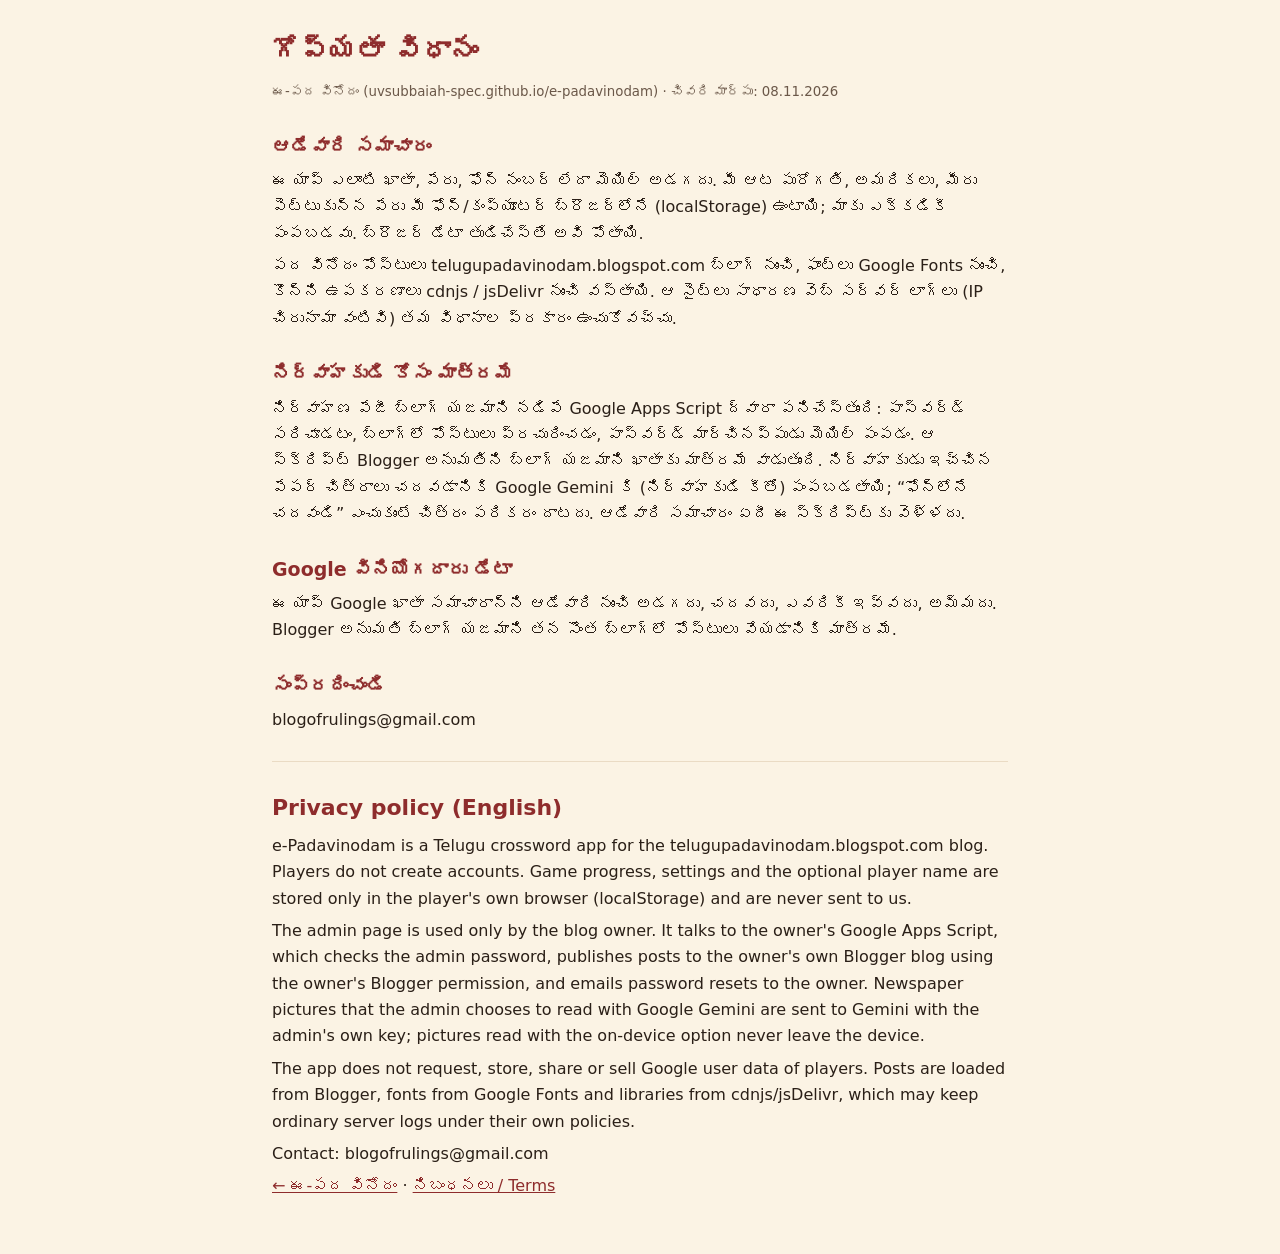
<file: privacy.html>
<!doctype html>
<html lang="te">
<head>
<meta charset="utf-8">
<meta name="viewport" content="width=device-width,initial-scale=1">
<title>గోప్యతా విధానం · ఈ-పద వినోదం</title>
<style>
:root{--bg:#FBF3E4;--ink:#2A1F17;--muted:#6B5849;--title:#8E2C2C;--line:#EADBC4}
@media (prefers-color-scheme:dark){:root{--bg:#1E1714;--ink:#F5EBDD;--muted:#C4B3A0;--title:#F2A93B;--line:#3D312A;color-scheme:dark}}
body{margin:0;background:var(--bg);color:var(--ink);font:16px/1.65 'Noto Sans Telugu','Hind Guntur',system-ui,sans-serif}
main{max-width:46rem;margin:0 auto;padding:28px max(18px,env(safe-area-inset-right)) 48px max(18px,env(safe-area-inset-left))}
h1{color:var(--title);font-size:28px;margin:0 0 4px}h2{font-size:19px;margin:26px 0 6px;color:var(--title)}
p,li{margin:6px 0}small{color:var(--muted)}a{color:var(--title)}hr{border:0;border-top:1px solid var(--line);margin:28px 0}
</style>
</head>
<body><main>
<h1>గోప్యతా విధానం</h1>
<small>ఈ-పద వినోదం (uvsubbaiah-spec.github.io/e-padavinodam) · చివరి మార్పు: 08.11.2026</small>

<h2>ఆడేవారి సమాచారం</h2>
<p>ఈ యాప్ ఎలాంటి ఖాతా, పేరు, ఫోన్ నంబర్ లేదా మెయిల్ అడగదు. మీ ఆట పురోగతి, అమరికలు, మీరు పెట్టుకున్న పేరు మీ ఫోన్/కంప్యూటర్ బ్రౌజర్‌లోనే (localStorage) ఉంటాయి; మాకు ఎక్కడికీ పంపబడవు. బ్రౌజర్ డేటా తుడిచేస్తే అవి పోతాయి.</p>
<p>పద వినోదం పోస్టులు telugupadavinodam.blogspot.com బ్లాగ్ నుంచి, ఫాంట్‌లు Google Fonts నుంచి, కొన్ని ఉపకరణాలు cdnjs / jsDelivr నుంచి వస్తాయి. ఆ సైట్‌లు సాధారణ వెబ్ సర్వర్ లాగ్‌లు (IP చిరునామా వంటివి) తమ విధానాల ప్రకారం ఉంచుకోవచ్చు.</p>

<h2>నిర్వాహకుడి కోసం మాత్రమే</h2>
<p>నిర్వాహణ పేజీ బ్లాగ్ యజమాని నడిపే Google Apps Script ద్వారా పనిచేస్తుంది: పాస్‌వర్డ్ సరిచూడటం, బ్లాగ్‌లో పోస్టులు ప్రచురించడం, పాస్‌వర్డ్ మార్చినప్పుడు మెయిల్ పంపడం. ఆ స్క్రిప్ట్ Blogger అనుమతిని బ్లాగ్ యజమాని ఖాతాకు మాత్రమే వాడుతుంది. నిర్వాహకుడు ఇచ్చిన పేపర్ చిత్రాలు చదవడానికి Google Gemini కి (నిర్వాహకుడి కీతో) పంపబడతాయి; “ఫోన్‌లోనే చదవండి” ఎంచుకుంటే చిత్రం పరికరం దాటదు. ఆడేవారి సమాచారం ఏదీ ఈ స్క్రిప్ట్‌కు వెళ్ళదు.</p>

<h2>Google వినియోగదారు డేటా</h2>
<p>ఈ యాప్ Google ఖాతా సమాచారాన్ని ఆడేవారి నుంచి అడగదు, చదవదు, ఎవరికీ ఇవ్వదు, అమ్మదు. Blogger అనుమతి బ్లాగ్ యజమాని తన సొంత బ్లాగ్‌లో పోస్టులు వేయడానికి మాత్రమే.</p>

<h2>సంప్రదించండి</h2>
<p>blogofrulings@gmail.com</p>

<hr>
<h1 style="font-size:22px">Privacy policy (English)</h1>
<p>e-Padavinodam is a Telugu crossword app for the telugupadavinodam.blogspot.com blog. Players do not create accounts. Game progress, settings and the optional player name are stored only in the player's own browser (localStorage) and are never sent to us.</p>
<p>The admin page is used only by the blog owner. It talks to the owner's Google Apps Script, which checks the admin password, publishes posts to the owner's own Blogger blog using the owner's Blogger permission, and emails password resets to the owner. Newspaper pictures that the admin chooses to read with Google Gemini are sent to Gemini with the admin's own key; pictures read with the on-device option never leave the device.</p>
<p>The app does not request, store, share or sell Google user data of players. Posts are loaded from Blogger, fonts from Google Fonts and libraries from cdnjs/jsDelivr, which may keep ordinary server logs under their own policies.</p>
<p>Contact: blogofrulings@gmail.com</p>
<p><a href="./">← ఈ-పద వినోదం</a> · <a href="terms.html">నిబంధనలు / Terms</a></p>
</main></body>
</html>
</file>
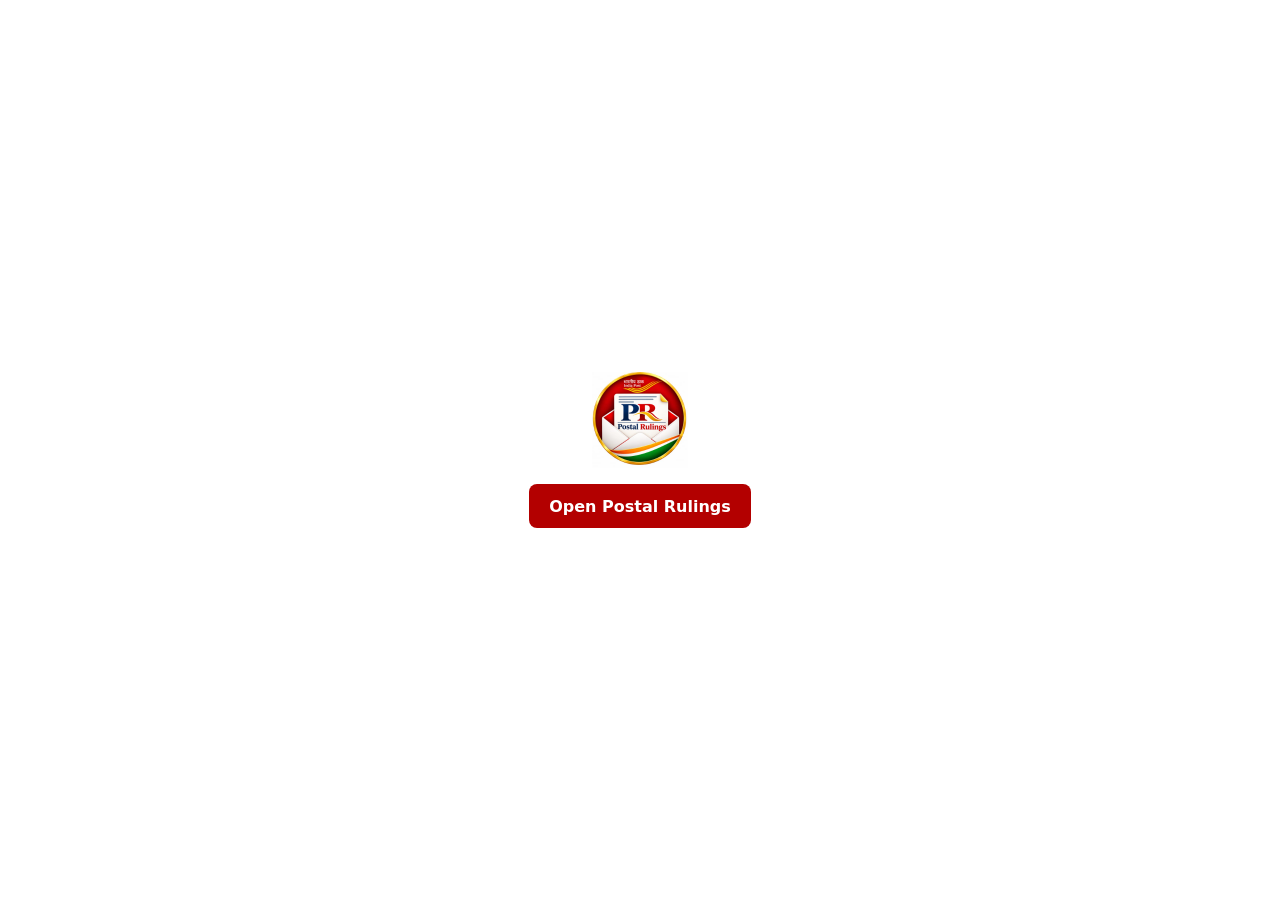
<file: pwa.html>
<!DOCTYPE html>
<html lang="en">
<head>
<meta charset="utf-8">
<meta name="viewport" content="width=device-width, initial-scale=1">
<title>Postal Rulings</title>
<meta name="description" content="Orders and Circulars of the Department of Posts">
<link rel="manifest" href="manifest.json">
<meta name="theme-color" content="#B30000">
<link rel="icon" type="image/png" sizes="192x192" href="icons/icon-192.png">
<link rel="apple-touch-icon" href="icons/apple-touch-icon.png">
<script>if ('serviceWorker' in navigator) navigator.serviceWorker.register('service-worker.js').catch(function () {});</script>
</head>
<body style="margin:0;font-family:system-ui,sans-serif;display:flex;flex-direction:column;gap:16px;align-items:center;justify-content:center;min-height:100vh;background:#fff">
<img src="icons/icon-192.png" alt="" width="96" height="96">
<a href="./" style="display:inline-flex;align-items:center;min-height:44px;padding:0 20px;background:#B30000;color:#fff;font-weight:700;border-radius:8px;text-decoration:none">Open Postal Rulings</a>
</body>
</html>
</file>
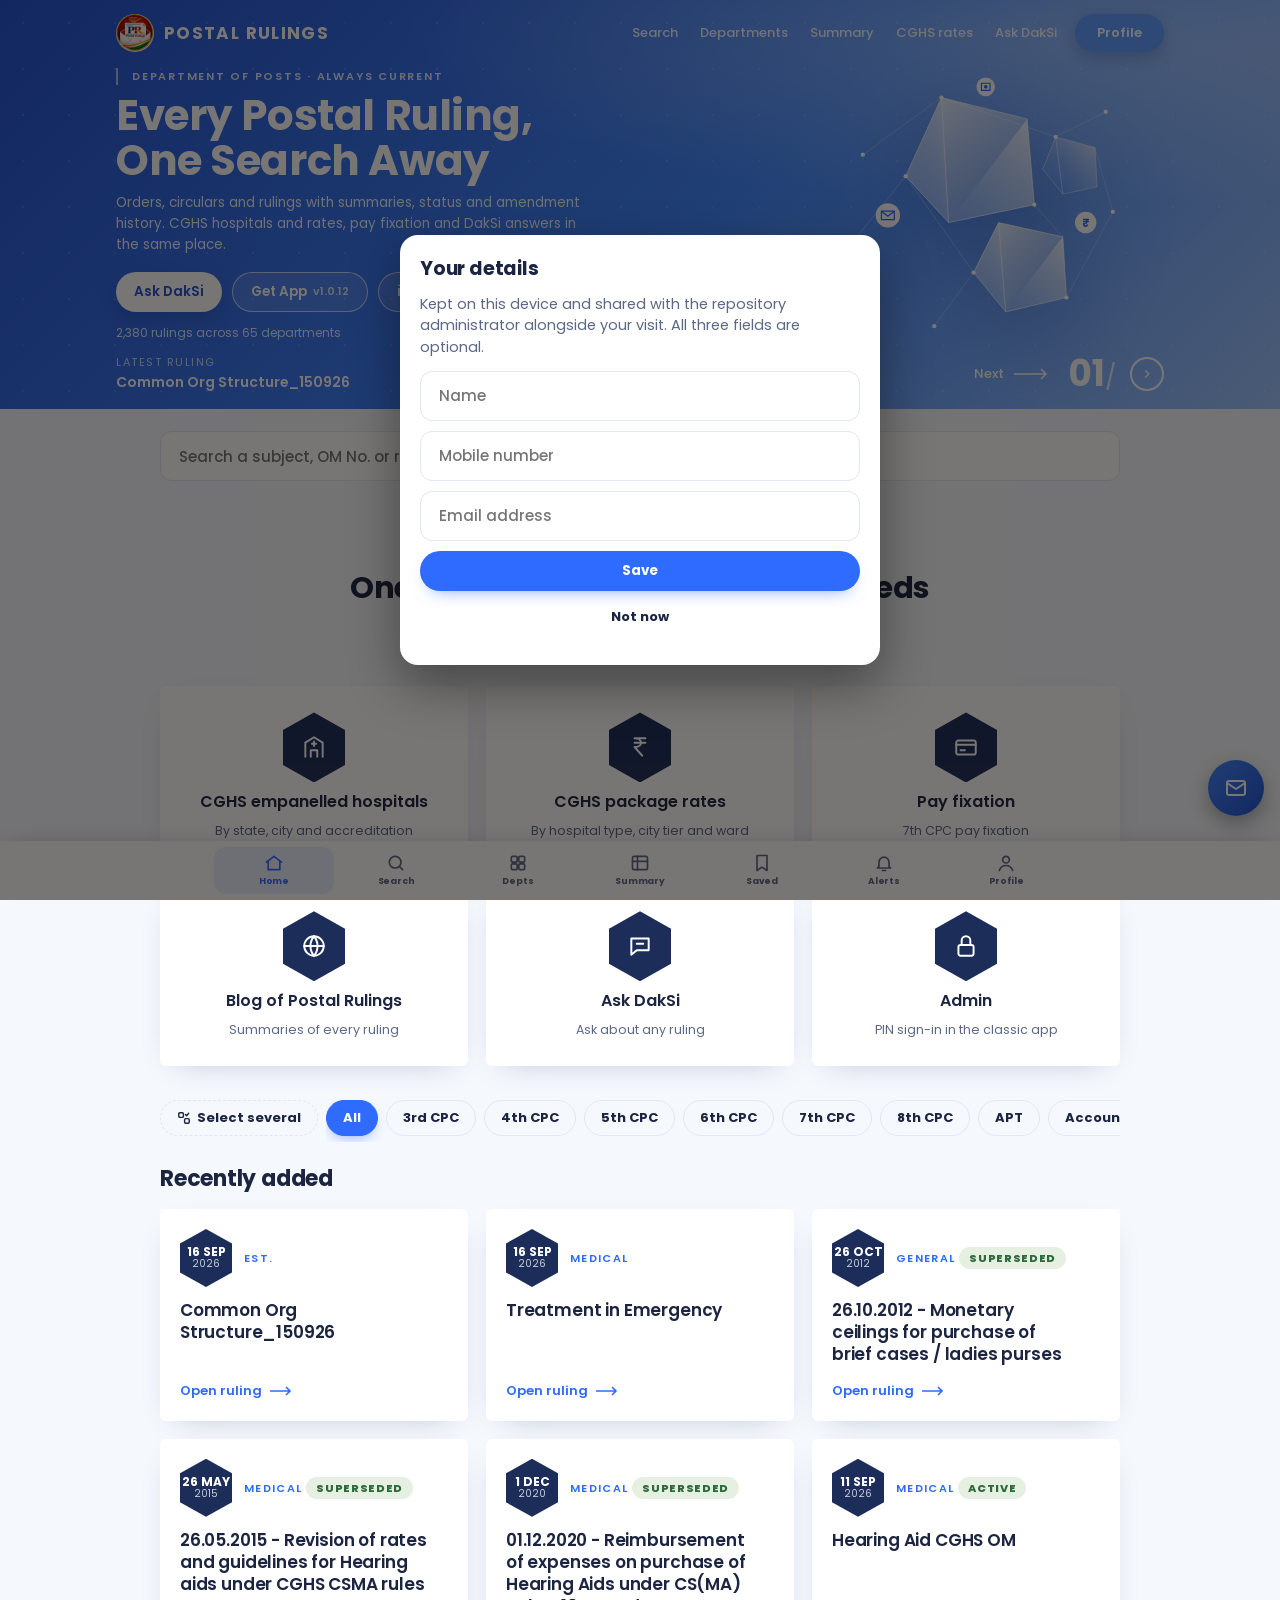
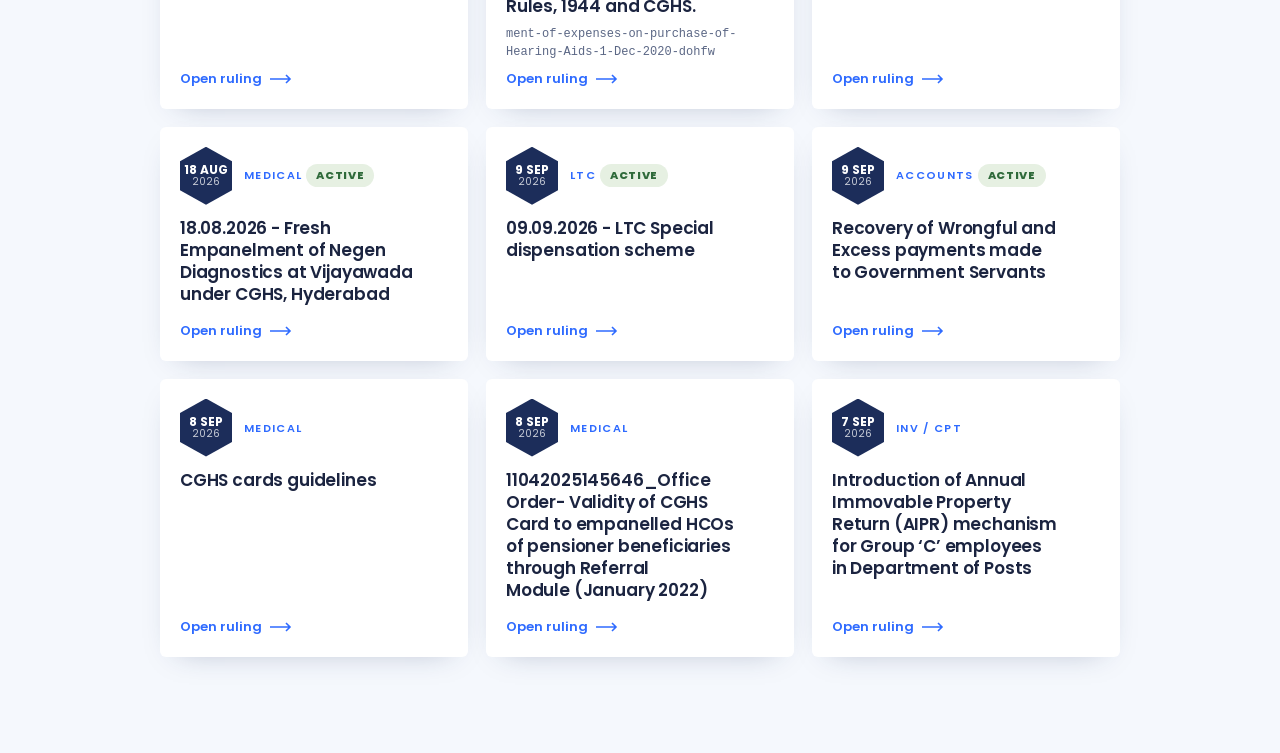
<file: sapphire.html>
<!DOCTYPE html>
<html lang="en">
<head>
<meta charset="utf-8">
<meta name="viewport" content="width=device-width, initial-scale=1, viewport-fit=cover">
<title>Postal Rulings · Sapphire</title>
<link rel="manifest" href="manifest.json">
<link rel="apple-touch-icon" href="icons/apple-touch-icon.png">
<link rel="icon" type="image/png" sizes="192x192" href="icons/icon-192.png">
<meta name="theme-color" content="#1F4FD1">
<link rel="preconnect" href="https://fonts.gstatic.com" crossorigin>
<link rel="stylesheet" href="https://fonts.googleapis.com/css2?family=Poppins:wght@400;500;600;700&family=Literata:opsz,wght@7..72,400;7..72,700&family=Mukta:wght@400;600&display=swap">
<style>
*{box-sizing:border-box}
body{margin:0;font-family:var(--font-body);font-size:15px;line-height:1.5;color:var(--ink);background:var(--paper);padding-left:max(16px,env(safe-area-inset-left,0px));padding-right:max(16px,env(safe-area-inset-right,0px));padding-top:20px;padding-bottom:calc(96px + env(safe-area-inset-bottom,0px));min-height:100vh}
.wrap{max-width:960px;margin:0 auto}
.sr{position:absolute;width:1px;height:1px;overflow:hidden;clip:rect(0 0 0 0)}
h1,h2{font-family:var(--font-display);margin:0;text-wrap:balance}
.search{display:block;width:100%;height:50px;margin:0 0 14px;padding:0 18px;border-radius:var(--search-r);border:1.5px solid var(--rule);background:var(--card);color:var(--ink);font:500 15px var(--font-body);outline:none}
.search:focus-visible{border-color:var(--accent);box-shadow:0 0 0 3px var(--focus)}
.chips{display:flex;flex-wrap:nowrap;gap:8px;margin:0 0 20px;overflow-x:auto;padding-bottom:6px;scrollbar-width:thin;-webkit-overflow-scrolling:touch}
.chip{flex:0 0 auto;white-space:nowrap}
.chip{height:36px;padding:0 16px;border-radius:999px;border:1.5px solid var(--rule);background:transparent;color:var(--ink);font:700 13px var(--font-body);cursor:pointer}
.chip[aria-pressed="true"]{background:var(--accent-fill);border-color:var(--accent-fill);color:var(--accent-ink)}
.chip:focus-visible,.back:focus-visible,.save:focus-visible,.nav a:focus-visible{outline:2px solid var(--accent);outline-offset:2px}
.sec{font-size:20px;font-weight:700;margin:4px 0 14px}
.page{font-size:clamp(26px,6vw,36px);font-weight:800;margin:6px 0 10px}
.note{font-size:12.5px;color:var(--ink-soft);margin:4px 2px 16px}
.empty{display:none;text-align:center;padding:30px 10px;color:var(--ink-soft)}
.empty.show{display:block}
.rack{display:grid;gap:18px;grid-template-columns:repeat(auto-fill,minmax(260px,1fr))}
.env,.letter,.arch{min-width:0;text-align:left;cursor:pointer;color:inherit;font:inherit;border:0;width:100%}
.topbar{display:flex;justify-content:space-between;align-items:center;gap:10px;margin:0 0 12px}
.back,.save{height:38px;padding:0 16px;border-radius:999px;border:1.5px solid var(--rule);background:var(--card);color:var(--ink);font:700 13px var(--font-body);cursor:pointer}
.save[aria-pressed="true"]{background:var(--accent-fill);border-color:var(--accent-fill);color:var(--accent-ink)}
.doc{white-space:pre-wrap;word-wrap:break-word;font:400 15px/1.7 var(--font-body);color:var(--ink);background:var(--card);border-radius:14px;padding:18px;margin:0;box-shadow:var(--shadow)}
.nav{position:fixed;left:0;right:0;bottom:0;display:flex;justify-content:center;gap:2px;padding:6px max(8px,env(safe-area-inset-left,0px)) calc(6px + env(safe-area-inset-bottom,0px));background:var(--nav-bg);border-top:1px solid var(--rule);z-index:50}
.nav a{flex:1;max-width:120px;min-width:0;display:flex;flex-direction:column;align-items:center;gap:2px;text-align:center;text-decoration:none;font:700 10.5px var(--font-body);color:var(--ink-soft);padding:6px 2px;border-radius:12px}
.nav a span{white-space:nowrap;overflow:hidden;text-overflow:ellipsis;max-width:100%}
.nav a[aria-current="page"]{background:var(--accent-fill);color:var(--accent-ink)}
.summary{font-size:15px;color:var(--ink-soft);margin:0 0 12px}
.pdf{display:inline-flex;align-items:center;height:40px;padding:0 18px;border-radius:999px;background:var(--accent-fill);color:var(--accent-ink);font:700 13.5px var(--font-body);text-decoration:none;margin:0 0 16px}
.pdf:focus-visible{outline:2px solid var(--accent);outline-offset:2px}
.sec .count{font-family:var(--font-body);font-size:13px;font-weight:500;color:var(--ink-soft);margin-left:8px}
.more{display:block;margin:22px auto 0;height:42px;padding:0 22px;border-radius:999px;border:1.5px solid var(--rule);background:var(--card);color:var(--ink);font:700 13.5px var(--font-body);cursor:pointer}
.more:focus-visible{outline:2px solid var(--accent);outline-offset:2px}
/* reader */
.tb-right{display:flex;gap:8px}
.rhead{display:flex;flex-wrap:wrap;align-items:center;gap:8px;margin:4px 0 6px}
.dept{font-size:12.5px;font-weight:700;color:var(--ink-soft)}
.rtitle{font-size:clamp(24px,5.5vw,34px);line-height:1.15}
.ractions{display:flex;flex-wrap:wrap;gap:10px;margin:4px 0 16px}
.pdf.ghost{background:transparent;color:var(--ink);border:1.5px solid var(--rule)}
.st{display:inline-block;font-size:11px;font-weight:800;letter-spacing:.06em;text-transform:uppercase;padding:3px 10px;border-radius:999px;background:var(--st-bg,#E6F0E2);color:var(--st-fg,#2F6A3A)}
.st-superseded{--st-bg:#FCEFD6;--st-fg:#8A5A00}
.st-repealed{--st-bg:#F8DEDA;--st-fg:#9E2F2A}
.st-draft{--st-bg:#ECE7E2;--st-fg:#5F564F}
.mgrid{display:grid;grid-template-columns:repeat(2,minmax(0,1fr));gap:1px;background:var(--rule);border:1px solid var(--rule);border-radius:12px;overflow:hidden;margin:0 0 20px}
.mcell{background:var(--card);padding:10px 12px;min-width:0}
.mk{font-size:10.5px;font-weight:800;letter-spacing:.08em;text-transform:uppercase;color:var(--ink-soft)}
.mv{font-size:14.5px;font-weight:600;color:var(--ink);overflow-wrap:anywhere;margin-top:2px}
.dash{color:var(--ink-soft);font-weight:400;font-style:italic}
.rsec{margin:0 0 22px}
.rsec-h{font-size:19px;font-weight:700;margin:0 0 10px;color:var(--ink)}
.sumbox,.amend{background:var(--card);border-radius:12px;padding:14px 16px;box-shadow:var(--shadow);font-size:15px;line-height:1.6;color:var(--ink);overflow-wrap:anywhere}
.amend{white-space:pre-wrap;border-left:4px solid var(--accent)}
.muted{color:var(--ink-soft);margin:0}
.docbox{background:var(--doc-bg,var(--card));color:var(--doc-ink,var(--ink));border-radius:12px;padding:18px;box-shadow:var(--shadow);font-size:15px;line-height:1.65;overflow-wrap:anywhere;overflow-x:auto}
.docbox table{border-collapse:collapse;max-width:100%}
.docbox td,.docbox th{border:1px solid #C9B9A3;padding:6px 8px;vertical-align:top}
.docbox img{max-width:100%;height:auto}
/* saved rows */
.srows{display:flex;flex-direction:column;gap:12px}
.srow{background:var(--card);border-radius:12px;padding:14px 16px;box-shadow:var(--shadow);cursor:pointer;min-width:0;border-left:4px solid var(--accent)}
.srow:focus-visible{outline:2px solid var(--accent);outline-offset:2px}
.srow-top{display:flex;flex-wrap:wrap;gap:8px;align-items:center;margin-bottom:6px}
.omno{font:700 12px ui-monospace,Consolas,monospace;color:var(--ink)}
.srow-title{font-family:var(--font-display);font-size:17px;font-weight:700;line-height:1.25;color:var(--ink)}
.srow-meta{font-size:12.5px;color:var(--ink-soft);margin-top:4px}
/* share sheet and dialogs */
.sheet-wrap{position:fixed;inset:0;background:rgba(10,6,4,.55);display:flex;align-items:flex-end;justify-content:center;z-index:100;padding:16px max(16px,env(safe-area-inset-left,0px)) calc(16px + env(safe-area-inset-bottom,0px))}
.sheet{width:100%;max-width:480px;background:var(--card);color:var(--ink);border-radius:18px;padding:20px;box-shadow:0 20px 50px rgba(0,0,0,.4)}
.sheet-title{margin:0 0 12px;color:var(--ink-soft)}
.sheet-btns{display:flex;flex-wrap:wrap;gap:10px;margin:4px 0 14px}
.sheet ol{margin:0 0 14px;padding-left:20px;line-height:1.6}
/* logo, header buttons, tools, download banner */
.logo{width:64px;height:64px;border-radius:50%;flex:0 0 auto;box-shadow:0 4px 12px rgba(0,0,0,.25);background:#fff}
.hbtns{display:flex;flex-wrap:wrap;gap:8px;margin-top:10px}
.hbtn{display:inline-flex;align-items:center;gap:6px;height:34px;padding:0 14px;border-radius:999px;border:1.5px solid var(--rule);background:transparent;color:var(--ink);font:700 12.5px var(--font-body);text-decoration:none;cursor:pointer}
.hbtn .ver{font-size:11px;opacity:.75}
.tools{display:grid;grid-template-columns:repeat(auto-fill,minmax(150px,1fr));gap:10px;margin:0 0 20px}
.tool{display:flex;flex-direction:column;gap:2px;padding:12px 14px;border-radius:12px;background:var(--card);box-shadow:var(--shadow);color:var(--ink);text-decoration:none;min-width:0}
.tool b{font-family:var(--font-display);font-size:15px;line-height:1.2}
.tool small{font-size:11.5px;color:var(--ink-soft)}
.tool:focus-visible,.hbtn:focus-visible{outline:2px solid var(--accent);outline-offset:2px}
.dlbar{position:fixed;left:max(12px,env(safe-area-inset-left,0px));right:max(12px,env(safe-area-inset-right,0px));bottom:calc(76px + env(safe-area-inset-bottom,0px));z-index:60;display:flex;align-items:center;gap:12px;background:var(--card);color:var(--ink);border-radius:16px;padding:12px 14px;box-shadow:0 12px 30px rgba(0,0,0,.3);max-width:560px;margin:0 auto}
.dlbar img{width:44px;height:44px;border-radius:50%}
.dlbar .dltxt{flex:1;min-width:0;font-size:13px;line-height:1.35}
.dlbar .dltxt b{display:block;font-family:var(--font-display);font-size:15px}
.dlbar .x{border:0;background:transparent;color:var(--ink-soft);font-size:22px;cursor:pointer;width:34px;height:34px}
body[data-route="read"]{padding-bottom:40px}
.sumlabel{font-family:var(--font-body);font-size:11px;font-weight:800;letter-spacing:.06em;text-transform:uppercase;color:var(--ink-soft);margin-left:8px}
.sumbox p{margin:0 0 8px}
.sumbox ul{margin:0;padding-left:20px}
.sumbox li{margin:4px 0}
.pbar{display:flex;justify-content:flex-end;margin:0 0 8px}
.pbtn{display:inline-grid;place-items:center;width:40px;height:40px;border-radius:50%;background:var(--accent-fill);color:var(--accent-ink);font:800 16px var(--font-body);text-decoration:none}
.pbtn:focus-visible{outline:2px solid var(--accent);outline-offset:2px}
.pcard{background:var(--card);border-radius:16px;padding:18px;box-shadow:var(--shadow);margin:0 0 16px}
.prow{display:flex;align-items:center;gap:14px;margin-bottom:12px}
.pavatar{display:grid;place-items:center;width:52px;height:52px;border-radius:50%;background:var(--accent-fill);color:var(--accent-ink);font:800 22px var(--font-display);flex:0 0 auto}
.pname{font-family:var(--font-display);font-size:20px;font-weight:700}
.pcontact{font-size:13px;color:var(--ink-soft);overflow-wrap:anywhere}
.plink{display:inline-block;color:var(--accent);font-weight:700;text-decoration:none}
.pbtns{display:flex;flex-wrap:wrap;gap:10px;margin-top:14px}
.sheet-wrap.center{align-items:center}
.sheet .search{margin-bottom:10px}
.wide{display:flex;justify-content:center;width:100%;margin-top:8px;border:0;cursor:pointer}
.dk-log{display:flex;flex-direction:column;gap:12px;margin:0 0 14px}
.dk-msg{max-width:92%;border-radius:16px;padding:12px 14px;line-height:1.55;overflow-wrap:anywhere}
.dk-msg.me{align-self:flex-end;background:var(--accent-fill);color:var(--accent-ink)}
.dk-msg.bot{align-self:flex-start;background:var(--card);color:var(--ink);box-shadow:var(--shadow)}
.dk-msg p{margin:0 0 8px}.dk-msg ul{margin:4px 0 8px;padding-left:20px}
.dk-msg blockquote{margin:8px 0;padding:8px 12px;border-left:3px solid var(--accent);color:var(--ink-soft)}
.dk-h{font-family:var(--font-display);font-size:16px;margin:10px 0 4px}
.dk-ref{display:inline-grid;place-items:center;min-width:20px;height:20px;padding:0 5px;border-radius:999px;border:0;background:var(--accent-fill);color:var(--accent-ink);font:800 11px var(--font-body);cursor:pointer;vertical-align:1px}
.dk-srcs{display:flex;flex-direction:column;gap:6px;margin-top:10px}
.dk-src{display:flex;flex-direction:column;gap:2px;text-align:left;border:1px solid var(--rule);background:transparent;color:var(--ink);border-radius:10px;padding:8px 10px;cursor:pointer;font:inherit}
.dk-src small{color:var(--ink-soft)}
.dk-faq{border-top:1px solid var(--rule)}
.dk-q{display:block;width:100%;text-align:left;border:0;background:transparent;color:var(--ink);font:600 15px var(--font-body);padding:12px 0;cursor:pointer}
.dk-a{padding:0 0 12px}
.dk-ask{position:sticky;bottom:calc(70px + env(safe-area-inset-bottom,0px));display:flex;gap:8px;padding:8px 0;background:var(--paper)}
.dk-ask .search{margin:0}
.dk-fab{position:fixed;right:max(16px,env(safe-area-inset-right,0px));bottom:calc(84px + env(safe-area-inset-bottom,0px));z-index:55;display:grid;place-items:center;width:56px;height:56px;border-radius:50%;background:var(--accent-fill);color:var(--accent-ink);box-shadow:0 8px 20px rgba(0,0,0,.3)}
.dk-fab:focus-visible,.dk-q:focus-visible,.dk-src:focus-visible,.dk-ref:focus-visible{outline:2px solid var(--accent);outline-offset:2px}
.dlbar ~ .dk-fab{bottom:calc(160px + env(safe-area-inset-bottom,0px))}
.dgrid{display:grid;grid-template-columns:repeat(auto-fill,minmax(150px,1fr));gap:10px}
.dcell{display:flex;flex-direction:column;gap:2px;text-align:left;padding:14px;border-radius:12px;border:0;background:var(--card);color:var(--ink);box-shadow:var(--shadow);cursor:pointer;font:inherit}
.dcell b{font-family:var(--font-display);font-size:16px}.dcell small{color:var(--ink-soft)}
.tablewrap{overflow-x:auto;border-radius:12px;box-shadow:var(--shadow);background:var(--card)}
.sumtable{border-collapse:collapse;width:100%;min-width:860px;font-size:13px}
.sumtable th,.sumtable td{padding:8px 10px;border-bottom:1px solid var(--rule);text-align:left;vertical-align:top;color:var(--ink)}
.sumtable tbody tr{cursor:pointer}.sumtable tbody tr:hover{background:var(--paper)}
.sumtable .tt{font-weight:700;min-width:200px}.sumtable .sm{min-width:260px;color:var(--ink-soft)}.mono{font-family:ui-monospace,Consolas,monospace;white-space:nowrap}
.th{border:0;background:transparent;color:var(--ink);font:800 11px var(--font-body);letter-spacing:.06em;text-transform:uppercase;cursor:pointer;padding:0}
.filters{display:grid;grid-template-columns:repeat(auto-fill,minmax(150px,1fr));gap:10px;margin:0 0 12px}
.fl{display:flex;flex-direction:column;gap:6px;margin:0 0 10px;font-size:12px;font-weight:800;letter-spacing:.06em;text-transform:uppercase;color:var(--ink-soft)}
.fl select,.pcard select{height:44px;border-radius:10px;border:1.5px solid var(--rule);background:var(--card);color:var(--ink);font:500 14px var(--font-body);padding:0 10px;text-transform:none;letter-spacing:0;max-width:100%}
.seg{display:flex;gap:4px;padding:3px;border-radius:12px;background:var(--paper)}
.segb{flex:1;min-width:0;height:38px;border:0;border-radius:9px;background:transparent;color:var(--ink);font:700 13px var(--font-body);cursor:pointer;white-space:nowrap;overflow:hidden;text-overflow:ellipsis}
.segb[aria-pressed="true"]{background:var(--accent-fill);color:var(--accent-ink)}
.hcard,.rate{background:var(--card);border-radius:12px;padding:14px 16px;box-shadow:var(--shadow);min-width:0}
.hmeta{margin:4px 0 0;font-size:13px;color:var(--ink-soft);overflow-wrap:anywhere}.hsp{margin:6px 0 0;font-size:13px;color:var(--ink)}
.hlinks{display:flex;flex-wrap:wrap;gap:8px;margin-top:10px}
.hlink{display:inline-flex;align-items:center;height:32px;padding:0 12px;border-radius:999px;border:1.5px solid var(--rule);background:transparent;color:var(--ink);font:700 12.5px var(--font-body);text-decoration:none;cursor:pointer}
.hlink.sel{user-select:all;cursor:text}.hlink[aria-pressed="true"]{background:var(--accent-fill);color:var(--accent-ink);border-color:var(--accent-fill)}
.rate{display:flex;justify-content:space-between;gap:12px;align-items:flex-start}.rate-l{min-width:0}.rate-r{display:flex;flex-direction:column;align-items:flex-end;gap:6px;white-space:nowrap}
.rate-r b{font-size:16px;color:var(--ink)}
.cart{list-style:none;margin:0;padding:0}.cart li{display:flex;gap:10px;align-items:center;padding:6px 0;border-bottom:1px solid var(--rule)}.cart li span{flex:1;min-width:0}
.cart .x{border:0;background:transparent;color:var(--ink-soft);font-size:20px;cursor:pointer;width:30px;height:30px}
.carttotal{display:flex;justify-content:space-between;margin:10px 0 0;font-size:16px}
.small{font-size:12.5px;margin:4px 0 10px}
.dk-nav{position:sticky;top:calc(10px + env(safe-area-inset-top,0px));z-index:20;display:flex;align-items:center;justify-content:center;gap:12px;margin:0 auto 14px;width:max-content;max-width:100%;padding:6px 8px;border-radius:999px;background:var(--card);box-shadow:var(--shadow);border:1px solid var(--rule)}
.dk-arrow{display:grid;place-items:center;width:36px;height:36px;border-radius:50%;border:0;background:var(--accent-fill);color:var(--accent-ink);cursor:pointer}
.dk-arrow:disabled{opacity:.35;cursor:default}
.dk-arrow:focus-visible{outline:2px solid var(--accent);outline-offset:2px}
.dk-count{font:700 12.5px var(--font-body);color:var(--ink);white-space:nowrap}
.dk-msg.me:focus{outline:2px solid var(--accent);outline-offset:3px}
.saved-bk summary{cursor:pointer;font:700 15px var(--font-display);color:var(--ink)}
.bk{display:flex;justify-content:space-between;align-items:center;gap:10px;padding:10px 0;border-top:1px solid var(--rule);flex-wrap:wrap}
.bk b{display:block}.bk small{color:var(--ink-soft)}
.sumbar{display:flex;flex-wrap:wrap;justify-content:space-between;align-items:center;gap:10px;margin:0 0 12px}
.sumbar .seg{flex:0 1 280px}.sumtools{display:flex;flex-wrap:wrap;gap:8px}
.ompick{display:flex;flex-wrap:wrap;align-items:center;gap:8px;margin:0 0 12px;padding:10px 12px;border-radius:12px;background:var(--card);box-shadow:var(--shadow)}
.ompick label{font-size:12.5px;font-weight:700;color:var(--ink-soft)}.ompick .search{flex:1 1 200px;margin:0;height:42px}
.sumtable{table-layout:fixed}.sumtable th{position:relative}
.sumtable td{overflow-wrap:anywhere}
.rz{position:absolute;top:0;right:-4px;width:9px;height:100%;cursor:col-resize;touch-action:none;z-index:2}
.rz::after{content:"";position:absolute;top:20%;bottom:20%;left:4px;width:2px;border-radius:2px;background:var(--rule)}
.rz:hover::after,.rz:focus-visible::after{background:var(--accent)}
.rz:focus-visible{outline:none}
.sumtable tr.grp td{background:var(--paper);font-size:12.5px;border-top:2px solid var(--accent)}
.sumtable tr.grp{cursor:default}
.sumtable .st{white-space:nowrap;overflow-wrap:normal;font-size:10px;padding:2px 7px;letter-spacing:.03em}

/* ---- Rate finder ---- */
.rfinder{background:var(--card);border-radius:22px;box-shadow:0 22px 50px -28px rgba(10,20,60,.45),0 0 0 1px var(--rule);overflow:hidden;margin:0 0 22px}
.rf-head{position:relative;display:flex;align-items:center;gap:14px;padding:18px 20px;color:var(--accent-ink);background:linear-gradient(120deg,var(--accent-fill),color-mix(in srgb,var(--accent-fill) 55%,#ffffff 10%));overflow:hidden}
.rf-head::after{content:"";position:absolute;right:-40px;top:-60px;width:220px;height:220px;border-radius:50%;background:radial-gradient(circle,rgba(255,255,255,.28),transparent 65%);pointer-events:none}
.rf-h-ic{display:grid;place-items:center;flex:0 0 auto;width:48px;height:48px;border-radius:14px;background:rgba(255,255,255,.18);box-shadow:inset 0 0 0 1px rgba(255,255,255,.35)}
.rf-kick{font-size:11px;font-weight:800;letter-spacing:.16em;text-transform:uppercase;opacity:.85;margin-bottom:6px}
.rf-sum{display:flex;flex-wrap:wrap;gap:6px}
.rf-chip{display:inline-flex;align-items:center;gap:4px;height:28px;padding:0 12px;border-radius:999px;background:rgba(255,255,255,.2);box-shadow:inset 0 0 0 1px rgba(255,255,255,.35);font-size:12.5px;font-weight:700;white-space:nowrap}
.rf-grid{display:grid;grid-template-columns:repeat(2,minmax(0,1fr));gap:6px 28px;padding:16px 20px 20px}
.rf-col{min-width:0}
.rf-step{display:flex;align-items:center;gap:8px;margin:14px 0 10px;font-size:12px;font-weight:800;letter-spacing:.1em;text-transform:uppercase;color:var(--ink-soft)}
.rf-n{display:grid;place-items:center;width:22px;height:22px;border-radius:50%;background:var(--accent-fill);color:var(--accent-ink);font-size:11px;letter-spacing:0}
.optcards{display:grid;grid-template-columns:repeat(3,minmax(0,1fr));gap:10px}
.optcard{position:relative;display:flex;flex-direction:column;align-items:flex-start;gap:4px;min-width:0;padding:14px 12px 12px;border-radius:16px;border:1.5px solid var(--rule);background:var(--paper);color:var(--ink);text-align:left;cursor:pointer;font:inherit;transition:transform .15s ease,border-color .15s ease,box-shadow .15s ease,background .15s ease}
.optcard:hover{transform:translateY(-2px);border-color:color-mix(in srgb,var(--accent) 45%,var(--rule))}
.optcard[aria-checked="true"]{border-color:var(--accent);background:var(--card);box-shadow:0 12px 26px -14px color-mix(in srgb,var(--accent) 70%,transparent),0 0 0 3px color-mix(in srgb,var(--accent) 16%,transparent)}
.optcard:focus-visible{outline:2px solid var(--accent);outline-offset:2px}
.oc-ic{display:grid;place-items:center;width:40px;height:40px;border-radius:12px;background:color-mix(in srgb,var(--accent) 12%,var(--card));color:var(--accent);margin-bottom:4px}
.optcard[aria-checked="true"] .oc-ic{background:var(--accent-fill);color:var(--accent-ink)}
.oc-t{font-weight:800;font-size:14px;line-height:1.2}
.oc-d{font-size:11.5px;color:var(--ink-soft);line-height:1.3}
.oc-ok{position:absolute;top:10px;right:10px;display:grid;place-items:center;width:22px;height:22px;border-radius:50%;background:var(--accent-fill);color:var(--accent-ink);transform:scale(0);transition:transform .18s ease}
.optcard[aria-checked="true"] .oc-ok{transform:scale(1)}
.ifield{position:relative;display:flex;align-items:center;gap:8px;min-height:54px;margin:0 0 10px;padding:0 8px 0 14px;border-radius:16px;border:1.5px solid var(--rule);background:var(--paper);transition:border-color .15s ease,box-shadow .15s ease}
.ifield:focus-within{border-color:var(--accent);background:var(--card);box-shadow:0 0 0 4px color-mix(in srgb,var(--accent) 14%,transparent)}
.if-ic{display:grid;place-items:center;color:var(--accent);flex:0 0 auto}
.ifield input,.ifield select{flex:1;min-width:0;height:50px;border:0;background:transparent;color:var(--ink);font:600 15px var(--font-body);outline:none;appearance:none;-webkit-appearance:none}
.ifield select{cursor:pointer;padding-right:24px;background-image:linear-gradient(45deg,transparent 50%,currentColor 50%),linear-gradient(135deg,currentColor 50%,transparent 50%);background-position:calc(100% - 12px) 50%,calc(100% - 7px) 50%;background-size:5px 5px;background-repeat:no-repeat}
.ifield input::placeholder{color:var(--ink-soft);font-weight:500}
.if-btn{display:inline-flex;align-items:center;gap:6px;flex:0 0 auto;height:38px;padding:0 12px;border-radius:12px;border:0;background:var(--accent-fill);color:var(--accent-ink);font:700 12.5px var(--font-body);cursor:pointer}
.if-btn:focus-visible{outline:2px solid var(--accent);outline-offset:2px}
.tierbadge{flex:0 0 auto;height:26px;display:inline-flex;align-items:center;padding:0 10px;border-radius:999px;font-size:11px;font-weight:800;letter-spacing:.06em;text-transform:uppercase;background:#E6F0E2;color:#2F6A3A}
.tierbadge.t-ii{background:#FFF1D6;color:#7A4B00}.tierbadge.t-iii{background:#ECE7F7;color:#4B3A8A}
.rf-help{display:flex;gap:6px;align-items:flex-start;margin:-2px 2px 12px;font-size:12.5px;line-height:1.45;color:var(--ink-soft)}
.rf-help svg{flex:0 0 auto;margin-top:2px;color:var(--accent)}
@media (max-width:760px){.rf-grid{grid-template-columns:1fr;padding:10px 14px 16px}.rf-head{padding:16px}.if-btn span{display:none}.optcard{padding:12px 10px 10px}.oc-d{font-size:11px}}
@media (max-width:380px){.optcards{gap:6px}.oc-t{font-size:13px}}
@media (prefers-reduced-motion:reduce){.optcard,.oc-ok,.ifield{transition:none}}

/* ---- Screen header band ---- */
.phead{position:relative;display:flex;align-items:center;gap:16px;padding:22px 22px;margin:0 0 18px;border-radius:22px;color:var(--accent-ink);background:linear-gradient(120deg,var(--accent-fill),color-mix(in srgb,var(--accent-fill) 60%,#ffffff 8%));box-shadow:0 22px 50px -30px rgba(10,20,60,.55);overflow:hidden}
.phead::after{content:"";position:absolute;right:-50px;top:-70px;width:240px;height:240px;border-radius:50%;background:radial-gradient(circle,rgba(255,255,255,.28),transparent 65%);pointer-events:none}
.ph-ic{display:grid;place-items:center;flex:0 0 auto;width:54px;height:54px;border-radius:16px;background:rgba(255,255,255,.18);box-shadow:inset 0 0 0 1px rgba(255,255,255,.35)}
.ph-t{font-size:clamp(22px,5vw,30px);font-weight:800;line-height:1.1;margin:0;color:inherit}
.ph-s{margin:6px 0 0;font-size:13px;opacity:.88;max-width:60ch}
.phead .rf-sum{margin-top:10px}
/* ---- Empty and loading states ---- */
.estate{display:flex;flex-direction:column;align-items:center;text-align:center;gap:6px;padding:34px 18px;border-radius:20px;background:var(--card);box-shadow:var(--shadow)}
.es-ic{display:grid;place-items:center;width:72px;height:72px;border-radius:50%;background:color-mix(in srgb,var(--accent) 12%,var(--card));color:var(--accent);margin-bottom:6px}
.estate b{font-family:var(--font-display);font-size:18px;color:var(--ink)}.estate p{margin:0 0 8px;color:var(--ink-soft);max-width:44ch}
.skel{display:grid;gap:14px}.sk{height:150px;border-radius:20px;background:linear-gradient(90deg,var(--card) 25%,color-mix(in srgb,var(--accent) 8%,var(--card)) 50%,var(--card) 75%);background-size:200% 100%;animation:shim 1.4s linear infinite}
@keyframes shim{to{background-position:-200% 0}}
/* ---- Hospital finder and cards ---- */
.hf-grid{display:grid;grid-template-columns:repeat(3,minmax(0,1fr));gap:10px;padding:16px 20px 18px}
.hf-q{grid-column:1/-1}
.hf-grid .ifield{margin:0}
.hgrid{display:grid;grid-template-columns:repeat(auto-fill,minmax(320px,1fr));gap:16px}
.hcard2{display:flex;flex-direction:column;gap:10px;min-width:0;padding:18px;border-radius:20px;background:var(--card);box-shadow:0 18px 40px -26px rgba(10,20,60,.45),0 0 0 1px var(--rule);transition:transform .18s ease,box-shadow .18s ease}
.hcard2:hover{transform:translateY(-3px);box-shadow:0 26px 50px -26px rgba(10,20,60,.55),0 0 0 1px color-mix(in srgb,var(--accent) 35%,var(--rule))}
.hc-top{display:flex;gap:12px;align-items:flex-start}
.hc-mono{display:grid;place-items:center;flex:0 0 auto;width:48px;height:48px;border-radius:14px;font:800 16px var(--font-display);color:var(--accent-ink);background:linear-gradient(135deg,color-mix(in srgb,var(--accent-fill) 70%,#000 10%),var(--accent-fill))}
.hc-mono.n{background:linear-gradient(135deg,#1E8E5A,#36B37E);color:#fff}
.hc-name{font-family:var(--font-display);font-size:17px;font-weight:800;line-height:1.25;margin:0;color:var(--ink)}
.hc-tags{display:flex;flex-wrap:wrap;gap:6px;margin-top:6px}
.acc{display:inline-flex;align-items:center;gap:4px;height:24px;padding:0 9px;border-radius:999px;font-size:11px;font-weight:800;letter-spacing:.04em;background:color-mix(in srgb,var(--accent) 12%,var(--card));color:var(--accent)}
.acc.n{background:#E3F4EA;color:#1E7A4D}
.hc-line{display:flex;gap:8px;align-items:flex-start;margin:0;font-size:13.5px;color:var(--ink-soft);line-height:1.45}
.hc-line svg{flex:0 0 auto;margin-top:2px;color:var(--accent)}
.hc-line.v-ok svg{color:#1E8E5A}.hc-line.v-warn{color:#8A5A00}.hc-line.v-warn svg{color:#C98A00}.hc-line.v-bad{color:#9E2F2A}.hc-line.v-bad svg{color:#C9463F}
.spchips{display:flex;flex-wrap:wrap;gap:6px}
.spchips span{display:inline-flex;align-items:center;height:26px;padding:0 10px;border-radius:999px;background:var(--paper);color:var(--ink);font-size:12px;font-weight:600;border:1px solid var(--rule)}
.spmore{height:26px;padding:0 10px;border-radius:999px;border:0;background:transparent;color:var(--accent);font:700 12px var(--font-body);cursor:pointer}
.hc-acts{display:flex;flex-wrap:wrap;gap:8px;margin-top:2px}
.hact{display:inline-flex;align-items:center;gap:6px;height:38px;padding:0 13px;border-radius:12px;border:1.5px solid var(--rule);background:var(--paper);color:var(--ink);font:700 12.5px var(--font-body);text-decoration:none}
.hact svg{color:var(--accent)}
.hact.pri{background:var(--accent-fill);border-color:var(--accent-fill);color:var(--accent-ink);margin-left:auto}.hact.pri svg{color:inherit}
.hact:focus-visible,.spmore:focus-visible{outline:2px solid var(--accent);outline-offset:2px}
.hc-ph{margin:0;font-size:12px;color:var(--ink-soft);user-select:all}
/* ---- Departments ---- */
.dtools{display:flex;flex-wrap:wrap;justify-content:space-between;align-items:center;gap:10px;margin:0 0 14px}.dtools .seg{flex:0 1 320px}
.dgrid{grid-template-columns:repeat(auto-fill,minmax(160px,1fr));gap:12px}
.dcell{position:relative;align-items:flex-start;gap:6px;padding:16px 14px;border-radius:18px;box-shadow:0 14px 32px -22px rgba(10,20,60,.45),0 0 0 1px var(--rule);transition:transform .15s ease,box-shadow .15s ease}
.dcell:hover{transform:translateY(-2px)}
.dmono{display:grid;place-items:center;width:38px;height:38px;border-radius:12px;font:800 13px var(--font-display);background:color-mix(in srgb,var(--accent) 14%,var(--card));color:var(--accent);margin-bottom:4px}
.dbar{display:block;width:100%;height:5px;border-radius:5px;background:var(--paper);overflow:hidden;margin-top:4px}.dbar i{display:block;height:100%;border-radius:5px;background:var(--accent-fill)}
.dcell.multi[aria-checked="true"]{box-shadow:0 0 0 2px var(--accent),0 14px 32px -20px color-mix(in srgb,var(--accent) 70%,transparent)}
.dcell.multi[aria-checked="true"] .dmono{background:var(--accent-fill);color:var(--accent-ink)}
.dtick{position:absolute;top:10px;right:10px;display:grid;place-items:center;width:22px;height:22px;border-radius:50%;border:2px solid var(--rule);color:transparent;background:var(--card)}
.dcell.multi[aria-checked="true"] .dtick{background:var(--accent-fill);border-color:var(--accent-fill);color:var(--accent-ink)}
.dbarbottom{position:sticky;bottom:calc(74px + env(safe-area-inset-bottom,0px));z-index:30;display:flex;align-items:center;justify-content:space-between;gap:10px;margin-top:16px;padding:10px 12px 10px 16px;border-radius:16px;background:var(--card);box-shadow:0 14px 34px -14px rgba(10,20,60,.5),0 0 0 1px var(--rule);font-weight:700;color:var(--ink)}
.dbarbottom .pdf{margin:0;border:0;cursor:pointer}.dbarbottom .pdf:disabled{opacity:.45;cursor:default}
.selchips{display:flex;flex-wrap:wrap;gap:8px;align-items:center;margin:-6px 0 14px}
.chip.on{background:var(--accent-fill);border-color:var(--accent-fill);color:var(--accent-ink)}
@media (max-width:760px){.hf-grid{grid-template-columns:1fr;padding:12px 14px 14px}.hgrid{grid-template-columns:1fr}.phead{padding:18px}.ph-ic{width:46px;height:46px}.hact.pri{margin-left:0}}
@media (prefers-reduced-motion:reduce){.sk{animation:none}.hcard2,.dcell{transition:none}}

/* ---- Saved post paper: same reading font, size and colours as the classic reader ---- */
.docpaper{font-family:'Literata','Mukta',Georgia,serif;font-optical-sizing:auto;line-height:1.65;color:#1f1a15;background:var(--doc-bg,#FFFFFF);border-radius:16px;padding:22px 20px;box-shadow:0 18px 40px -26px rgba(10,20,60,.45),0 0 0 1px var(--rule);overflow-wrap:break-word;overflow-x:auto;-webkit-font-smoothing:antialiased;text-rendering:optimizeLegibility;font-kerning:normal;
  --rl-grad:linear-gradient(120deg,var(--c-brand,#B30000),var(--c-brand-3,#E23A2E))}
.docpaper.plain{white-space:pre-wrap}
.docpaper img{max-width:100%;height:auto}
[data-rl-doc] table{zoom:var(--rl-zoom,1)}
[data-rl-doc] p,[data-rl-doc] li,[data-rl-doc] td,[data-rl-doc] th,[data-rl-doc] div,[data-rl-doc] span,[data-rl-doc] font,[data-rl-doc] b,[data-rl-doc] strong,[data-rl-doc] em,[data-rl-doc] i,[data-rl-doc] u,[data-rl-doc] a,[data-rl-doc] blockquote,[data-rl-doc] caption{font-family:inherit!important}
.sumpaper{font-family:'Literata','Mukta',Georgia,serif;font-size:15px;line-height:1.65;color:#1f1a15;background:#FFFBEB;border-left:3px solid #FFCB05;text-align:justify;text-align-last:left;hyphens:auto}
.rsec-row{display:flex;flex-wrap:wrap;justify-content:space-between;align-items:center;gap:8px;margin-bottom:10px}.rsec-row .rsec-h{margin:0}
.fontbar{display:flex;align-items:center;gap:6px}.fontbar span{min-width:44px;text-align:center;font:700 12.5px var(--font-body);color:var(--ink-soft)}
.chiprow{display:flex;align-items:flex-start;gap:8px;margin:0 0 20px;min-width:0}
.chiprow .chips{flex:1;min-width:0;margin:0}
.mtoggle{flex:0 0 auto;display:inline-flex;align-items:center;gap:6px;border-style:dashed}
.mtoggle[aria-pressed="true"]{border-style:solid}
.chip.tick{display:inline-flex;align-items:center;gap:7px}
.cbox{display:inline-block;width:14px;height:14px;border-radius:4px;border:2px solid currentColor;opacity:.55;flex:0 0 auto}
.chip.tick[aria-checked="true"] .cbox{opacity:1;background:currentColor;box-shadow:inset 0 0 0 2px var(--accent-fill)}

/* Summary box inside a ruling: always a light paper with dark ink, whatever the theme (dark themes hid the text). */
.sumbox.sumpaper{background:var(--doc-bg,#FFFBEB)!important;color:var(--doc-ink,#1f1a15)!important}
.sumbox.sumpaper p,.sumbox.sumpaper li,.sumbox.sumpaper div,.sumbox.sumpaper td{color:inherit}
.omdate{color:var(--accent);font-weight:800}

/* ===== Summary tab: professional ledger ===== */
.sumhero{position:relative;overflow:hidden;border-radius:22px;padding:26px 22px 20px;margin:4px 0 16px;color:var(--accent-ink);
  background:radial-gradient(120% 140% at 100% 0%,color-mix(in srgb,var(--accent-fill) 60%,#fff 0%) 0%,transparent 60%),linear-gradient(135deg,var(--accent-fill),color-mix(in srgb,var(--accent-fill) 62%,#000));
  box-shadow:0 18px 40px -22px color-mix(in srgb,var(--accent-fill) 70%,#000)}
.sumhero-art{position:absolute;right:-14px;top:-6px;width:min(320px,62%);height:auto;color:var(--accent-ink);pointer-events:none}
.sumhero-k{position:relative;margin:0;font:800 11px var(--font-body);letter-spacing:.2em;text-transform:uppercase;opacity:.85}
.sumhero-h{position:relative;margin:6px 0 8px;font:700 clamp(28px,6vw,40px)/1.08 var(--font-display);color:inherit;letter-spacing:-.01em}
.sumhero-p{position:relative;margin:0;max-width:60ch;font-size:14px;line-height:1.55;opacity:.9}
.sumstats{position:relative;display:grid;grid-template-columns:repeat(4,minmax(0,1fr));gap:10px;margin-top:18px}
.sumstat{min-width:0;border-radius:14px;padding:10px 12px;background:color-mix(in srgb,var(--accent-ink) 14%,transparent);border:1px solid color-mix(in srgb,var(--accent-ink) 22%,transparent);backdrop-filter:blur(4px)}
.sumstat b{display:block;font:800 clamp(16px,3.6vw,22px)/1.15 var(--font-display);white-space:nowrap;overflow:hidden;text-overflow:ellipsis}
.sumstat span{display:block;font:700 10.5px var(--font-body);letter-spacing:.08em;text-transform:uppercase;opacity:.8;margin-top:3px}
@media (max-width:560px){.sumstats{grid-template-columns:repeat(2,minmax(0,1fr))}}
.sumpanel{background:var(--card);border:1px solid var(--rule);border-radius:18px;padding:14px;margin:0 0 16px;box-shadow:var(--shadow)}
.sumsearch{position:relative}.sumsearch svg{position:absolute;left:16px;top:50%;transform:translateY(-50%);color:var(--ink-soft);pointer-events:none}
.sumsearch .search{padding-left:44px;margin:0}
.sumlbl{margin:12px 2px 6px;font:800 10.5px var(--font-body);letter-spacing:.12em;text-transform:uppercase;color:var(--ink-soft)}
.sumpanel .chips{margin:0 0 4px}
.sumpanel .sumbar{margin:12px 0 0;padding-top:12px;border-top:1px dashed var(--rule)}
.tbtn{display:inline-flex;align-items:center;gap:6px;height:36px;padding:0 14px;border-radius:10px;border:1.5px solid var(--rule);background:var(--card);color:var(--ink);font:700 12.5px var(--font-body);cursor:pointer;transition:transform .12s,box-shadow .12s,border-color .12s}
.tbtn:hover{border-color:var(--accent);box-shadow:0 6px 14px -10px var(--accent);transform:translateY(-1px)}
.tbtn:focus-visible{outline:3px solid var(--focus);outline-offset:2px}
.tbtn.prime{background:var(--accent-fill);border-color:var(--accent-fill);color:var(--accent-ink)}
.sumcard{background:var(--card);border:1px solid var(--rule);border-radius:18px;overflow:hidden;box-shadow:var(--shadow);margin:0 0 14px}
.sumcard-h{display:flex;justify-content:space-between;align-items:center;gap:10px;padding:12px 16px;border-bottom:1px solid var(--rule);font:700 12.5px var(--font-body);color:var(--ink-soft)}
.sumcard-h b{color:var(--accent);font-weight:800}
.sumcard .tablewrap{margin:0;border:0;border-radius:0;box-shadow:none}
.sumtable thead th{background:color-mix(in srgb,var(--accent-fill) 9%,var(--card));border-bottom:2px solid var(--accent);padding:12px 10px}
.sumtable thead .th{color:var(--accent);font-size:10.5px;letter-spacing:.1em}
.sumtable tbody tr{transition:background .12s}
.sumtable tbody tr:nth-child(even):not(.grp){background:color-mix(in srgb,var(--ink) 2.5%,transparent)}
.sumtable tbody tr:not(.grp):hover{background:color-mix(in srgb,var(--accent-fill) 7%,var(--card))}
.sumtable tbody tr:not(.grp):hover td:first-child{box-shadow:inset 3px 0 0 var(--accent)}
.sumtable td{padding:12px 10px}
.sumtable .tt{font:700 13.5px/1.4 var(--font-body);color:var(--ink)}
.omchip{display:inline-block;max-width:100%;padding:3px 8px;border-radius:7px;background:color-mix(in srgb,var(--ink) 6%,transparent);border:1px solid var(--rule);font:600 11.5px/1.35 ui-monospace,Consolas,monospace;color:var(--ink);overflow-wrap:anywhere}
.dblk{display:inline-grid;grid-template-columns:auto auto;grid-template-areas:"d m" "d y";column-gap:6px;align-items:center;padding:5px 8px;border-radius:10px;background:color-mix(in srgb,var(--accent-fill) 12%,var(--card));border:1px solid color-mix(in srgb,var(--accent) 35%,transparent);color:var(--ink);white-space:nowrap}
.dblk b{grid-area:d;font:800 20px/1 var(--font-display);color:var(--accent)}
.dblk i{grid-area:m;font:800 10.5px/1.1 var(--font-body);font-style:normal;text-transform:uppercase;letter-spacing:.08em}
.dblk small{grid-area:y;font:600 10.5px/1.1 var(--font-body);color:var(--ink-soft)}
.sumtable .eff{font-size:12.5px;color:var(--ink-soft);white-space:nowrap}
.dtag{display:inline-block;padding:3px 9px;border-radius:999px;background:color-mix(in srgb,var(--accent-fill) 10%,transparent);color:var(--ink);font:700 11.5px var(--font-body)}
.sumtable .sm .clamp{display:-webkit-box;-webkit-line-clamp:6;-webkit-box-orient:vertical;overflow:hidden;font-size:13px;line-height:1.55;color:var(--ink-soft)}
.sumtable tr.grp td{background:color-mix(in srgb,var(--accent-fill) 14%,var(--card));color:var(--ink);font:700 12.5px var(--font-body);border-top:2px solid var(--accent);padding:10px 12px}
.sumtable .muted{color:var(--ink-soft)}

/* Breakup: number of times */
.cart li.cline{flex-wrap:wrap;gap:8px 10px;padding:10px 0}
.cl-name{flex:1 1 200px;min-width:0;display:flex;flex-direction:column;gap:2px}
.cl-name small{color:var(--ink-soft);font-size:12px}
.qty{display:inline-flex;align-items:center;border:1.5px solid var(--rule);border-radius:10px;overflow:hidden;background:var(--card)}
.qb{width:34px;height:34px;border:0;background:transparent;color:var(--accent);font:800 18px/1 var(--font-body);cursor:pointer}
.qb:disabled{opacity:.35;cursor:default}
.qin{width:52px;height:34px;border:0;border-left:1px solid var(--rule);border-right:1px solid var(--rule);background:transparent;color:var(--ink);font:800 15px var(--font-body);text-align:center;-moz-appearance:textfield}
.qin::-webkit-outer-spin-button,.qin::-webkit-inner-spin-button{-webkit-appearance:none;margin:0}
.qin:focus-visible,.qb:focus-visible{outline:3px solid var(--focus);outline-offset:-2px}
.cl-amt{min-width:92px;text-align:right;font-variant-numeric:tabular-nums}
.carttotal{justify-content:flex-end;gap:6px;align-items:baseline}.carttotal span{color:var(--ink-soft);font-size:13px;margin-right:auto}
/* CGHS tier badge on hospital cards */
.tierb{display:inline-block;padding:2px 9px;border-radius:999px;font:800 10.5px var(--font-body);letter-spacing:.06em;text-transform:uppercase;background:color-mix(in srgb,var(--accent-fill) 14%,var(--card));color:var(--accent);border:1px solid color-mix(in srgb,var(--accent) 35%,transparent)}
.srcb{display:inline-block;padding:2px 8px;border-radius:999px;font:700 10.5px var(--font-body);background:color-mix(in srgb,var(--ink) 6%,transparent);color:var(--ink-soft)}

/* Sapphire: blue gradient hero with glass crystals, white sections, navy hexagon icons. */
:root{--paper:#F5F8FD;--card:#FFFFFF;--ink:#1B2440;--ink-soft:#5B6785;--rule:#E2E8F3;--accent:#2F6BFF;--accent-fill:#2F6BFF;--accent-ink:#FFFFFF;--navy:#1C2D5A;--sky1:#1F4FD1;--sky2:#3C86FF;--sky3:#9CC4FF;--focus:rgba(47,107,255,.25);--nav-bg:#FFFFFF;--search-r:12px;--font-display:'Poppins',system-ui,sans-serif;--font-body:'Poppins',system-ui,sans-serif;--shadow:0 10px 30px -18px rgba(28,45,90,.35);color-scheme:light}
body{background:var(--paper);overflow-x:clip;font-size:14.5px}
h1,h2{letter-spacing:-.01em}
.hero{margin:-20px calc(50% - 50vw) 28px;background:radial-gradient(120% 90% at 85% 10%,rgba(255,255,255,.35) 0,transparent 45%),linear-gradient(135deg,var(--sky1) 0%,var(--sky2) 55%,var(--sky3) 100%);color:#fff;position:relative;overflow:hidden}
.hero::after{content:"";position:absolute;inset:0;background-image:radial-gradient(rgba(255,255,255,.35) 1px,transparent 1.5px);background-size:46px 46px;opacity:.35;pointer-events:none}
.hero-in{position:relative;z-index:1;max-width:1080px;margin:0 auto;padding:18px max(16px,env(safe-area-inset-right,0px)) 26px max(16px,env(safe-area-inset-left,0px))}
.topbar2{display:flex;align-items:center;gap:18px;flex-wrap:wrap}
.brand{display:flex;align-items:center;gap:10px;color:#fff;text-decoration:none;font:700 17px var(--font-display);letter-spacing:.08em}
.brand img{width:38px;height:38px;border-radius:50%;background:#fff}
.toplinks{display:flex;gap:22px;margin-left:auto;flex-wrap:wrap}
.toplinks a{color:#fff;text-decoration:none;font-size:13px;font-weight:500;opacity:.92}
.toplinks a:hover{opacity:1;text-decoration:underline;text-underline-offset:4px}
.pill{display:inline-flex;align-items:center;height:38px;padding:0 22px;border-radius:999px;background:#5B9BFF;color:#fff;text-decoration:none;font-weight:600;font-size:13px;box-shadow:0 6px 16px rgba(10,40,120,.25)}
.hero-grid{display:grid;grid-template-columns:minmax(0,1.05fr) minmax(0,1fr);gap:20px;align-items:center;margin-top:30px}
.eyebrow{font-size:11px;font-weight:600;letter-spacing:.16em;text-transform:uppercase;opacity:.85;margin:0 0 12px;padding-left:14px;border-left:2px solid rgba(255,255,255,.7)}
.hero h1{font-size:clamp(30px,6vw,52px);font-weight:700;line-height:1.08;color:#fff;margin:0 0 14px}
.lead{max-width:46ch;font-size:14px;line-height:1.65;opacity:.92;margin:0 0 22px}
.hero-btns{display:flex;flex-wrap:wrap;gap:10px}
.btn-w,.btn-o{display:inline-flex;align-items:center;gap:6px;height:44px;padding:0 22px;border-radius:999px;font:600 13.5px var(--font-body);text-decoration:none;cursor:pointer}
.btn-w{background:#fff;color:var(--sky1);border:0;box-shadow:0 8px 20px rgba(10,40,120,.25)}
.btn-o{background:rgba(255,255,255,.12);color:#fff;border:1.5px solid rgba(255,255,255,.65)}
.btn-o .ver{font-size:11px;opacity:.8}
.hero-note{font-size:12px;opacity:.85;margin:18px 0 0}
.hero-r{display:flex;justify-content:center}
.crystal{width:100%;max-width:420px;height:auto;filter:drop-shadow(0 20px 40px rgba(10,40,120,.35))}
.cr1{animation:float 7s ease-in-out infinite}.cr2{animation:float 8s ease-in-out -2s infinite}.cr3{animation:float 6s ease-in-out -4s infinite}
.tok{animation:float 5s ease-in-out infinite}.t2{animation-delay:-1.5s}.t3{animation-delay:-3s}
@keyframes float{50%{transform:translateY(-8px)}}
.hero-foot{display:flex;align-items:center;justify-content:space-between;gap:16px;margin-top:22px;flex-wrap:wrap}
.latest{display:flex;flex-direction:column;gap:2px;min-width:0;flex:1 1 260px}
.latest-k{font-size:11px;letter-spacing:.14em;text-transform:uppercase;opacity:.75}
.latest-t{border:0;background:transparent;color:#fff;font:600 14px var(--font-body);text-align:left;padding:0;cursor:pointer;overflow:hidden;text-overflow:ellipsis;white-space:nowrap;max-width:100%}
.latest-t:hover{text-decoration:underline}
.slider{display:flex;align-items:center;gap:14px}
.next{display:flex;align-items:center;gap:10px;border:0;background:transparent;color:#fff;font:500 13px var(--font-body);cursor:pointer}
.count{font:700 44px/1 var(--font-display);color:#fff}.count small{font-size:28px;font-weight:400;opacity:.8}
.ring{display:grid;place-items:center;width:34px;height:34px;border-radius:50%;border:2px solid #fff;background:transparent;color:#fff;cursor:pointer}
.features{text-align:center;margin:8px 0 34px}
.feat-head{display:flex;flex-direction:column;align-items:center;margin-bottom:24px}
.eyebrow2{font-size:11px;font-weight:600;letter-spacing:.16em;text-transform:uppercase;color:var(--accent);margin:10px 0 6px}
.features h2{font-size:clamp(22px,4.5vw,30px);font-weight:700;color:var(--ink);margin:0 0 8px}
.feat-sub{color:var(--ink-soft);max-width:52ch;margin:0}
.feat-grid{display:grid;grid-template-columns:repeat(3,minmax(0,1fr));gap:18px}
@media (max-width:900px){.feat-grid{grid-template-columns:repeat(2,minmax(0,1fr))}}
@media (max-width:480px){.feat-grid{gap:10px}.feat{padding:18px 10px}.hex{width:52px;height:58px}}
.feat{display:flex;flex-direction:column;align-items:center;gap:8px;padding:26px 18px;background:var(--card);border-radius:6px;box-shadow:var(--shadow);text-decoration:none;color:var(--ink);transition:transform .2s ease,box-shadow .2s ease}
.feat:hover{transform:translateY(-4px);box-shadow:0 18px 36px -18px rgba(28,45,90,.45)}
.feat b{font-size:16px;font-weight:600}.feat span:last-child{font-size:12.5px;color:var(--ink-soft);line-height:1.5}
.hex{display:grid;place-items:center;width:62px;height:70px;background:var(--navy);color:#fff;clip-path:polygon(50% 0,100% 25%,100% 75%,50% 100%,0 75%,0 25%)}
.hex.mini{width:34px;height:38px;background:linear-gradient(135deg,var(--sky2),var(--sky1))}
.hex.mini svg{width:18px;height:18px}
.rack{gap:18px;grid-template-columns:repeat(auto-fill,minmax(260px,1fr))}
.rcard{display:flex;flex-direction:column;gap:8px;background:var(--card);border-radius:6px;padding:20px;box-shadow:var(--shadow);cursor:pointer;transition:transform .2s ease;min-width:0}
.rcard:hover{transform:translateY(-3px)}
.rcard:focus-visible,.feat:focus-visible,.pill:focus-visible,.btn-w:focus-visible,.btn-o:focus-visible,.ring:focus-visible,.next:focus-visible,.latest-t:focus-visible{outline:2px solid var(--accent);outline-offset:3px}
.rc-top{display:flex;align-items:center;gap:12px}
.hex.date{width:52px;height:58px;flex:0 0 auto;display:flex;flex-direction:column;justify-content:center;line-height:1.05}
.hex.date b{font-size:12px;font-weight:700}.hex.date small{font-size:10px;opacity:.75}
.rc-cat{font-size:11px;font-weight:600;letter-spacing:.12em;text-transform:uppercase;color:var(--accent)}
.rcard h2{font-size:17px;font-weight:600;line-height:1.3;color:var(--ink);margin:4px 0 0}
.rc-meta{font-size:12px;color:var(--ink-soft);font-family:ui-monospace,Consolas,monospace}
.rc-open{display:inline-flex;align-items:center;gap:8px;color:var(--accent);font-weight:600;font-size:13px;margin-top:auto}
.sec{font-size:22px;font-weight:700}
.chip[aria-pressed="true"]{box-shadow:0 6px 14px -6px rgba(47,107,255,.6)}
.nav{box-shadow:0 -6px 20px -12px rgba(28,45,90,.35);border-top:0}
.nav a[aria-current="page"]{background:#EAF1FF;color:var(--accent)}
.pdf{box-shadow:0 8px 18px -10px rgba(47,107,255,.7)}
.dk-fab{background:linear-gradient(135deg,var(--sky2),var(--sky1))}
@media (max-width:760px){.hero-grid{grid-template-columns:1fr}.hero-r{order:-1}.crystal{max-width:300px}.toplinks{display:none}.count{font-size:36px}}
.nav a{font-size:9px;letter-spacing:-.02em;padding-left:0;padding-right:0}

/* Compact hero: the page's content starts within the first screen */
.hero{margin-bottom:22px}
.hero-in{padding-top:14px;padding-bottom:16px}
.hero-grid{margin-top:16px;gap:12px;grid-template-columns:minmax(0,1.25fr) minmax(0,.75fr)}
.hero h1{font-size:clamp(26px,4.2vw,42px);margin-bottom:10px}
.eyebrow{margin-bottom:8px}
.lead{font-size:13.5px;line-height:1.55;margin-bottom:16px;max-width:52ch}
.btn-w,.btn-o{height:40px;padding:0 18px}
.hero-note{margin-top:12px}
.crystal{max-width:300px}
.hero-foot{margin-top:12px}
.count{font-size:36px}.count small{font-size:24px}
@media (max-width:760px){
  .hero-grid{grid-template-columns:1fr;margin-top:10px;position:relative}
  .hero-r{order:0;position:absolute;right:-56px;top:-6px;width:210px;opacity:.45;pointer-events:none;z-index:0}
  .hero-l{position:relative;z-index:1}
  .crystal{max-width:210px;filter:none}
  .hero h1{font-size:26px;max-width:15ch}
  .eyebrow{font-size:10px;letter-spacing:.12em}
  .lead{display:-webkit-box;-webkit-line-clamp:2;-webkit-box-orient:vertical;overflow:hidden;font-size:13px;margin-bottom:12px}
  .hero-btns{gap:8px;flex-wrap:nowrap}
  .btn-w,.btn-o{height:36px;padding:0 12px;font-size:12.5px;white-space:nowrap}
  .btn-o .ver{display:none}
  .hero-note{display:none}
  .hero-foot{margin-top:12px;gap:10px}
  .count{font-size:28px}.count small{font-size:20px}
  .next{display:none}
  .latest-t{font-size:13px}
}
@media (max-width:360px){.hero-btns{flex-wrap:wrap}}

@media (prefers-reduced-motion: reduce){*{animation:none!important;transition:none!important}}
</style>
</head>
<body>
<div id="app"></div>
<script>window.RL_CONFIG = { endpoint: "https://script.google.com/macros/s/AKfycbzOgdHHSat3LJS7cM1HfLXtQ0ntjvMwxLLwxjOciRepbtIN66B6BwnYDYcjm4cGR_bB6w/exec" };</script>
<script>
/* Postal Rulings: shared core (data, search, reader, saved). Theme files supply markup. */
(function (global) {
  var ENDPOINT = (global.RL_CONFIG && global.RL_CONFIG.endpoint) || '';
  var KEY_IDX = 'rl_index_v2', KEY_SAVED = 'rl_saved';
  var state = { catSel: [], ov: {}, byId: {}, items: [], cats: [], loaded: false, error: '', query: '', cat: '', saved: [], text: {}, route: 'home' };

  function store(k, v) { try { localStorage.setItem(k, JSON.stringify(v)); } catch (e) {} }
  function fetchJson(url) {
    return fetch(url, { redirect: 'follow', cache: 'no-store' }).then(function (r) {
      if (!r.ok) throw new Error('HTTP ' + r.status); return r.json();
    });
  }
  // Same storage as the classic app, so saved rulings, profile and reading history carry across.
  function profile() { try { return JSON.parse(localStorage.getItem('rl_profile') || '{}') || {}; } catch (e) { return {}; } }
  function profileKey() { var p = profile(); var k = String(p.email || p.mobile || p.name || '').trim().toLowerCase(); return k || 'guest'; }
  function readMap(k) { try { return JSON.parse(localStorage.getItem(k) || '{}') || {}; } catch (e) { return {}; } }
  function loadSaved() {
    var m = readMap('rl_saved_' + profileKey());
    // Saved on an earlier version of these pages: carry over once.
    try { var old = JSON.parse(localStorage.getItem(KEY_SAVED) || '[]') || []; if (old.length) { old.forEach(function (id) { m[id] = true; }); store('rl_saved_' + profileKey(), m); localStorage.removeItem(KEY_SAVED); } } catch (e) {}
    state.saved = Object.keys(m).filter(function (id) { return m[id]; });
  }
  function toggleSaved(id) {
    var k = 'rl_saved_' + profileKey(), m = readMap(k);
    if (m[id]) delete m[id]; else m[id] = true;
    store(k, m); state.saved = Object.keys(m).filter(function (x) { return m[x]; });
  }
  function saveProfile(p) {
    var before = profileKey();
    store('rl_profile', p || {});
    var after = profileKey();
    if (before !== after) {
      var mine = readMap('rl_saved_' + after), cur = readMap('rl_saved_' + before);
      Object.keys(cur).forEach(function (id) { if (cur[id]) mine[id] = true; });
      store('rl_saved_' + after, mine);
      var aOld = readMap('rl_affinity_' + before), aNew = readMap('rl_affinity_' + after);
      Object.keys(aOld).forEach(function (k2) { aNew[k2] = (aNew[k2] || 0) + aOld[k2]; });
      store('rl_affinity_' + after, aNew);
    }
    loadSaved();
  }
  function signOut() {
    try { localStorage.removeItem('rl_profile'); localStorage.removeItem('rl_idasked'); } catch (e) {}
    loadSaved();
  }
  function affinity() { return readMap('rl_affinity_' + profileKey()); }
  function bumpAffinity(cat) {
    if (!cat || profileKey() === 'guest') return;
    var a = affinity(); a[cat] = (a[cat] || 0) + 1; store('rl_affinity_' + profileKey(), a);
  }
  function isSaved(id) { return state.saved.indexOf(id) >= 0; }

  function cleanName(n) { return String(n || '').replace(/\.(pdf|jpe?g|png|docx?|xlsx?|txt)$/i, '').trim(); }
  function shortDate(d) {
    var m = /^(\d{4})-(\d{2})-(\d{2})/.exec(String(d || ''));
    if (m) return m[3] + '.' + m[2] + '.' + m[1];
    return String(d || '');
  }
  // The OM's own date as YYYY-MM-DD: the admin's "Issue date", else a date at the start of the title/file name.
  var MONS = { jan: 1, feb: 2, mar: 3, apr: 4, may: 5, jun: 6, jul: 7, aug: 8, sep: 9, sept: 9, oct: 10, nov: 11, dec: 12 };
  function isoOf(str) {
    var t = String(str || '').trim(), m, y, mo, d;
    if (!t || t === '-') return '';
    if ((m = /^(\d{4})-(\d{1,2})-(\d{1,2})/.exec(t))) { y = +m[1]; mo = +m[2]; d = +m[3]; }
    else if ((m = /^(\d{1,2})[.\/-](\d{1,2})[.\/-](\d{2,4})\b/.exec(t))) { d = +m[1]; mo = +m[2]; y = +m[3]; if (y < 100) y += y > 50 ? 1900 : 2000; }
    else if ((m = /^(\d{1,2})(?:st|nd|rd|th)?[\s.,-]*(?:of\s+)?([a-z]{3,9})[\s.,-]*(\d{4})/i.exec(t)) && MONS[m[2].slice(0, 3).toLowerCase()]) { d = +m[1]; mo = MONS[m[2].slice(0, 3).toLowerCase()]; y = +m[3]; }
    else if ((m = /^([a-z]{3,9})\.?\s+(\d{1,2})(?:st|nd|rd|th)?,?\s+(\d{4})/i.exec(t)) && MONS[m[1].slice(0, 3).toLowerCase()]) { mo = MONS[m[1].slice(0, 3).toLowerCase()]; d = +m[2]; y = +m[3]; }
    else return '';
    if (!(y > 1900 && y < 2100 && mo >= 1 && mo <= 12 && d >= 1 && d <= 31)) return '';
    return y + '-' + ('0' + mo).slice(-2) + '-' + ('0' + d).slice(-2);
  }
  function omDate(x) {
    var o = state.ov[x.id] || {};
    return isoOf(o.issueDate) || isoOf(x.name) || isoOf(o.title) || '';
  }
  function sortedByDate(items) {
    return items.slice().sort(function (a, b) { return String(b.date || '').localeCompare(String(a.date || '')); });
  }
  function norm(s) { return String(s || '').toLowerCase(); }

  function applyIndex(d) {
    var items = (d && d.items) || [];
    if (!items.length) return false;
    state.items = items.filter(function (x) { return x && x.id; }).map(function (x) {
      var prev = state.byId && state.byId[x.id];
      return { id: String(x.id), name: cleanName(x.name), date: x.date || '', category: x.category || 'Other',
        orderNo: x.orderNo || '', status: x.status || '', summary: x.summary || '',
        url: x.url || (prev && prev.url) || '',
        text: x.text || (prev && prev.text) || '' };
    });
    state.byId = {};
    state.items.forEach(function (x) { state.byId[x.id] = x; x.hay = norm(x.name + ' ' + x.category + ' ' + x.orderNo + ' ' + x.date + ' ' + x.summary); });
    var seen = {}; state.cats = [];
    state.items.forEach(function (x) { if (!seen[x.category]) { seen[x.category] = 1; state.cats.push(x.category); } });
    state.cats.sort();
    state.loaded = true; state.error = '';
    return true;
  }
  function slim(d) {
    // Keep the device copy small: titles and dates only, no full text.
    return { syncedAt: d.syncedAt || '', items: (d.items || []).map(function (x) {
      return { id: x.id, name: x.name, date: x.date, category: x.category, orderNo: x.orderNo || '', status: x.status || '', summary: x.summary || '', url: x.url || '' }; }) };
  }
  function withTimeout(ms) { var c = window.AbortController ? new AbortController() : null; if (c) setTimeout(function () { c.abort(); }, ms); return c; }
  function loadIndex(onUpdate) {
    // 1. Device copy: instant on repeat visits.
    try { var cached = JSON.parse(localStorage.getItem(KEY_IDX) || 'null'); if (cached) applyIndex(cached); } catch (e) {}
    if (state.loaded && onUpdate) onUpdate();
    // 2. search-index.json from the same site (CDN, about a second), includes the text of every ruling.
    var stat = fetch('search-index.json', { cache: 'no-cache' }).then(function (r) { if (!r.ok) throw new Error('HTTP ' + r.status); return r.json(); })
      .then(function (d) { if (applyIndex(d)) { store(KEY_IDX, slim(d)); if (onUpdate) onUpdate(); } })
      .catch(function () {});
    // 3. Backend, in the background, for anything newer than the committed file.
    if (!ENDPOINT) return stat;
    var c = withTimeout(45000);
    var live = fetch(ENDPOINT + (ENDPOINT.indexOf('?') >= 0 ? '&' : '?') + 'export=index&t=' + Date.now(), { redirect: 'follow', cache: 'no-store', signal: c ? c.signal : undefined })
      .then(function (r) { if (!r.ok) throw new Error('HTTP ' + r.status); return r.json(); })
      .then(function (d) { return stat.then(function () { if (applyIndex(d)) { store(KEY_IDX, slim(d)); if (onUpdate) onUpdate(); } }); })
      .catch(function (e) { return stat.then(function () { if (!state.loaded) { state.error = 'Could not load the rulings. Check your connection and try again.'; if (onUpdate) onUpdate(); } }); });
    return live;
  }

  var KEY_OV = 'rl_ov_lean_v2';
  function leanOv(all) {
    var out = {};
    Object.keys(all || {}).forEach(function (id) {
      var o = all[id] || {}, l = {};
      ['title', 'omNo', 'issueDate', 'effective', 'status', 'summary', 'depts', 'amend', 'chain', 'blogUrl'].forEach(function (k) { if (o[k] !== undefined && o[k] !== '') l[k] = o[k]; });
      if (Object.keys(l).length) out[id] = l;
    });
    return out;
  }
  function loadOverrides(onUpdate) {
    try { var c = JSON.parse(localStorage.getItem(KEY_OV) || 'null'); if (c) { state.ov = c; if (onUpdate) onUpdate(); } } catch (e) {}
    if (!ENDPOINT) return Promise.resolve();
    var c2 = withTimeout(60000);
    return fetch(ENDPOINT + (ENDPOINT.indexOf('?') >= 0 ? '&' : '?') + 'overrides=1&t=' + Date.now(), { redirect: 'follow', cache: 'no-store', signal: c2 ? c2.signal : undefined })
      .then(function (r) { return r.json(); })
      .then(function (d) {
        if (!d || !d.overrides) return;
        var full = d.overrides, lean = leanOv(full);
        Object.keys(full).forEach(function (id) { if (state.ovFull) state.ovFull[id] = full[id]; });
        state.ovFull = full; state.ov = lean; store(KEY_OV, lean);
        if (onUpdate) onUpdate();
      }).catch(function () {});
  }
  function loadOv(id) {
    if (state.ovFull && state.ovFull[id] && (state.ovFull[id].html || state.ovFull[id].text)) return Promise.resolve(state.ovFull[id]);
    if (!ENDPOINT) return Promise.resolve(state.ov[id] || null);
    var c = withTimeout(25000);
    return fetch(ENDPOINT + (ENDPOINT.indexOf('?') >= 0 ? '&' : '?') + 'ov=' + encodeURIComponent(id) + '&t=' + Date.now(), { redirect: 'follow', cache: 'no-store', signal: c ? c.signal : undefined })
      .then(function (r) { return r.json(); })
      .then(function (d) { var o = (d && d.override) || null; if (o) { state.ovFull = state.ovFull || {}; state.ovFull[id] = o; } return o; });
  }
  function view(x) {
    // The item as the app shows it: admin corrections win over the Drive file name.
    var o = state.ov[x.id] || {};
    var depts = (o.depts && o.depts.length) ? o.depts : [x.category];
    return { id: x.id, title: o.title || x.name, omNo: o.omNo || x.orderNo || '', issueDate: o.issueDate || '', effective: o.effective || '',
      status: o.status || x.status || '', summary: o.summary || x.summary || '', depts: depts, category: x.category,
      amend: o.amend || '', chain: o.chain || [], blogUrl: o.blogUrl || '', url: x.url || '', date: x.date || '' };
  }
  function loadText(id) {
    if (state.text[id] !== undefined) return Promise.resolve(state.text[id]);
    if (!ENDPOINT) return Promise.resolve({ text: '', html: '' });
    var c = withTimeout(25000);
    return fetch(ENDPOINT + (ENDPOINT.indexOf('?') >= 0 ? '&' : '?') + 'text=' + encodeURIComponent(id), { redirect: 'follow', signal: c ? c.signal : undefined })
      .then(function (r) { if (!r.ok) throw new Error('HTTP ' + r.status); return r.json(); })
      .then(function (d) { var t = { text: (d && d.text) || '', html: (d && d.html) || '', pending: !!(d && d.pending) }; if (!t.pending) state.text[id] = t; return t; });
  }
  function filtered() {
    var q = norm(state.query).trim(), toks = q ? q.split(/\s+/) : [];
    return state.items.filter(function (x) {
      // One department (chip) or several (picked on the Departments screen).
      var want = (state.catSel && state.catSel.length) ? state.catSel : (state.cat ? [state.cat] : null);
      if (want) { var od = (state.ov[x.id] && state.ov[x.id].depts) || []; if (want.indexOf(x.category) < 0 && !od.some(function (d) { return want.indexOf(d) >= 0; })) return false; }
      if (!toks.length) return true;
      var o = state.ov[x.id];
      var hay = (x.hay || norm(x.name + ' ' + x.category + ' ' + x.date)) + (o ? ' ' + norm((o.title || '') + ' ' + (o.omNo || '') + ' ' + (o.summary || '') + ' ' + (o.depts || []).join(' ')) : '');
      if (state.cat && o && o.depts && o.depts.indexOf(state.cat) >= 0) { /* also listed under its extra departments */ }
      return toks.every(function (t) { return hay.indexOf(t) >= 0; });
    });
  }
  function savedItems() { return state.saved.map(function (id) { return state.items.filter(function (x) { return x.id === id; })[0]; }).filter(Boolean); }

  global.RLCore = {
    state: state, loadIndex: loadIndex, loadText: loadText, toggleSaved: toggleSaved, isSaved: isSaved,
    loadSaved: loadSaved, profile: profile, profileKey: profileKey, saveProfile: saveProfile, signOut: signOut, affinity: affinity, bumpAffinity: bumpAffinity, loadOverrides: loadOverrides, loadOv: loadOv, view: view, filtered: filtered, savedItems: savedItems, sortedByDate: sortedByDate, shortDate: shortDate, omDate: omDate, isoOf: isoOf
  };
})(window);

</script>
<script>
window.RL_THEME = (function () {
  var APK = 'https://github.com/uvsubbaiah-spec/postal-rulings/releases/latest/download/postal-rulings.apk';
  var MON = ['JAN', 'FEB', 'MAR', 'APR', 'MAY', 'JUN', 'JUL', 'AUG', 'SEP', 'OCT', 'NOV', 'DEC'];
  var esc = function (s) { return String(s == null ? '' : s).replace(/[&<>"']/g, function (c) { return { '&': '&amp;', '<': '&lt;', '>': '&gt;', '"': '&quot;', "'": '&#39;' }[c]; }); };
  var latest = [], slide = 0;
  var ICONS = {
    hosp: '<path d="M4 21V8l8-5 8 5v13"/><path d="M9 21v-6h6v6"/><path d="M12 7v4M10 9h4"/>',
    rate: '<path d="M7 4h10M7 8h10M7 4c4 0 6 2 6 4s-2 4-6 4l7 8"/>',
    pay: '<rect x="3" y="6" width="18" height="13" rx="2"/><path d="M3 10h18M7 15h4"/>',
    blog: '<circle cx="12" cy="12" r="9"/><path d="M3 12h18M12 3a14 14 0 0 1 0 18M12 3a14 14 0 0 0 0 18"/>',
    ask: '<path d="M4 5h16v11H9l-5 4z"/><path d="M9 10h6"/>',
    admin: '<rect x="5" y="11" width="14" height="10" rx="2"/><path d="M8 11V7a4 4 0 0 1 8 0v4"/>'
  };
  // The hero art: glass crystals joined by a network, with postal tokens floating around them.
  var crystal =
    '<svg class="crystal" viewBox="0 0 420 380" role="img" aria-label="Glass crystals linked in a network">' +
    '<defs><linearGradient id="gA" x1="0" y1="0" x2="1" y2="1"><stop offset="0" stop-color="#FFFFFF" stop-opacity=".95"/><stop offset="1" stop-color="#9CC2FF" stop-opacity=".35"/></linearGradient>' +
    '<linearGradient id="gB" x1="1" y1="0" x2="0" y2="1"><stop offset="0" stop-color="#E3EEFF" stop-opacity=".9"/><stop offset="1" stop-color="#4C8DFF" stop-opacity=".25"/></linearGradient>' +
    '<linearGradient id="gC" x1="0" y1="1" x2="1" y2="0"><stop offset="0" stop-color="#7FB0FF" stop-opacity=".55"/><stop offset="1" stop-color="#FFFFFF" stop-opacity=".8"/></linearGradient></defs>' +
    '<g class="cr1"><polygon points="170,40 290,70 300,190 180,215 120,150" fill="url(#gA)"/><polygon points="170,40 120,150 180,215" fill="url(#gB)"/><polygon points="290,70 300,190 180,215" fill="url(#gC)"/>' +
    '<polyline points="170,40 180,215 300,190 290,70 170,40 120,150 180,215" fill="none" stroke="#FFFFFF" stroke-opacity=".7" stroke-width="1.2"/></g>' +
    '<g class="cr2"><polygon points="250,215 340,235 345,320 260,340 215,285" fill="url(#gA)"/><polygon points="250,215 215,285 260,340" fill="url(#gB)"/><polygon points="340,235 345,320 260,340" fill="url(#gC)"/>' +
    '<polyline points="250,215 260,340 345,320 340,235 250,215 215,285 260,340" fill="none" stroke="#FFFFFF" stroke-opacity=".7" stroke-width="1.2"/></g>' +
    '<g class="cr3"><polygon points="330,95 385,110 388,165 340,175 312,140" fill="url(#gB)"/><polyline points="330,95 340,175 388,165 385,110 330,95 312,140 340,175" fill="none" stroke="#FFFFFF" stroke-opacity=".6" stroke-width="1"/></g>' +
    '<g stroke="#FFFFFF" stroke-opacity=".45" stroke-width=".8" fill="none"><path d="M60 120 170 40 330 95 400 60M40 250 120 150 215 285 160 360M300 190 340 235M385 110 410 200 345 320"/></g>' +
    '<g fill="#FFFFFF">' + [[60, 120], [170, 40], [330, 95], [400, 60], [40, 250], [120, 150], [215, 285], [160, 360], [410, 200], [300, 190], [345, 320]].map(function (p) { return '<circle cx="' + p[0] + '" cy="' + p[1] + '" r="3"/>'; }).join('') + '</g>' +
    '<g class="tok t1"><circle cx="95" cy="205" r="17" fill="#FFFFFF"/><path d="M86 199h18v12H86z M86 199l9 7 9-7" fill="none" stroke="#2F6BFF" stroke-width="1.8" stroke-linejoin="round"/></g>' +
    '<g class="tok t2"><circle cx="372" cy="215" r="15" fill="#FFFFFF"/><text x="372" y="221" text-anchor="middle" font-family="Poppins, sans-serif" font-weight="700" font-size="16" fill="#2F6BFF">₹</text></g>' +
    '<g class="tok t3"><circle cx="232" cy="25" r="13" fill="#FFFFFF"/><path d="M226 20h12v10h-12z" fill="none" stroke="#2F6BFF" stroke-width="1.6"/><circle cx="232" cy="25" r="2.5" fill="#2F6BFF"/></g>' +
    '</svg>';

  function hex(inner, cls) {
    return '<span class="hex ' + (cls || '') + '"><svg viewBox="0 0 24 24" width="26" height="26" fill="none" stroke="currentColor" stroke-width="1.8" stroke-linecap="round" stroke-linejoin="round" aria-hidden="true">' + inner + '</svg></span>';
  }
  function slideHtml() {
    if (!latest.length) return '<span class="latest-t">Loading the latest rulings…</span>';
    var x = latest[slide % latest.length];
    return '<span class="latest-k">Latest ruling</span><button class="latest-t" data-act="open" data-id="' + esc(x.id) + '">' + esc(x.name) + '</button>';
  }

  return {
    ownProfileBtn: true,
    header: function (ctx) {
      ctx = ctx || {};
      latest = ctx.latest || []; if (slide >= latest.length) slide = 0;
      var n = latest.length ? ('0' + (slide % latest.length + 1)).slice(-2) : '01';
      return '<header class="hero"><div class="hero-in">' +
        '<div class="topbar2"><a class="brand" href="#home"><img src="icons/icon-192.png" alt=""><span>POSTAL RULINGS</span></a>' +
        '<nav class="toplinks" aria-label="Sections"><a href="#search">Search</a><a href="#depts">Departments</a><a href="#summary">Summary</a><a href="#rates">CGHS rates</a><a href="#daksi">Ask DakSi</a></nav>' +
        '<a class="pill" href="#profile">' + (ctx.initial ? 'Profile · ' + esc(ctx.initial) : 'Profile') + '</a></div>' +
        '<div class="hero-grid"><div class="hero-l"><p class="eyebrow">Department of Posts · always current</p>' +
        '<h1>Every Postal Ruling, One Search Away</h1>' +
        '<p class="lead">Orders, circulars and rulings with summaries, status and amendment history. CGHS hospitals and rates, pay fixation and DakSi answers in the same place.</p>' +
        '<div class="hero-btns"><a class="btn-w" href="#daksi">Ask DakSi</a><a class="btn-o" href="' + APK + '" rel="noopener">Get App <span class="ver">v' + esc(window.RL_VERSION || '') + '</span></a><button class="btn-o" data-act="iphone">iPhone app</button></div>' +
        '<p class="hero-note">' + (ctx.loaded ? esc(ctx.total.toLocaleString('en-IN')) + ' rulings across ' + esc(ctx.cats) + ' departments' : 'Loading the repository…') + '</p></div>' +
        '<div class="hero-r">' + crystal + '</div></div>' +
        '<div class="hero-foot"><div class="latest" id="heroSlide">' + slideHtml() + '</div>' +
        '<div class="slider"><button class="next" data-act="hero-next" aria-label="Next latest ruling">Next <svg width="34" height="12" viewBox="0 0 34 12" aria-hidden="true"><path d="M0 6h32M27 1l5 5-5 5" fill="none" stroke="currentColor" stroke-width="1.6"/></svg></button>' +
        '<span class="count" id="heroCount">' + n + '<small>/</small></span>' +
        '<button class="ring" data-act="hero-next" aria-label="Next latest ruling"><svg width="14" height="14" viewBox="0 0 24 24" aria-hidden="true"><path d="m9 6 6 6-6 6" fill="none" stroke="currentColor" stroke-width="2.4"/></svg></button></div></div>' +
        '</div></header>';
    },
    tools: function (list) {
      return '<section class="features"><div class="feat-head">' + hex('<path d="M12 3 3 8v8l9 5 9-5V8z"/><path d="M3 8l9 5 9-5M12 13v8"/>', 'mini') +
        '<p class="eyebrow2">One repository at a time</p><h2>One App To Meet All Your Postal Needs</h2>' +
        '<p class="feat-sub">Searchable, current and simple. Every tool the Postal Rulings app offers, one tap away.</p></div>' +
        '<div class="feat-grid">' + list.map(function (x) {
          return '<a class="feat" href="' + x.href + '"' + (x.ext ? ' target="_blank" rel="noopener"' : '') + '>' + hex(ICONS[x.icon] || '') + '<b>' + esc(x.title) + '</b><span>' + esc(x.sub) + '</span></a>';
        }).join('') + '</div></section>';
    },
    card: function (x, saved) {
      var mm = /^(\d{4})-(\d{2})-(\d{2})/.exec(x.date || '');
      var day = mm ? (+mm[3]) + ' ' + MON[+mm[2] - 1] : '', yr = mm ? mm[1] : '';
      return '<article class="rcard" data-act="open" data-id="' + esc(x.id) + '" role="button" tabindex="0">' +
        '<div class="rc-top"><span class="hex date" title="' + esc((x.dateKind || 'Added') + ' ' + day + ' ' + yr) + '" aria-label="' + esc((x.dateKind || 'Added') + ' ' + day + ' ' + yr) + '"><b>' + esc(day) + '</b><small>' + esc(yr) + '</small></span>' +
        '<div style="min-width:0"><span class="rc-cat">' + esc(x.category) + '</span>' + (x.status ? ' <span class="st">' + esc(x.status) + '</span>' : '') + '</div></div>' +
        '<h2>' + esc(x.name) + '</h2>' +
        '<div class="rc-meta">' + esc([x.omNo, saved ? 'Saved' : ''].filter(Boolean).join(' · ')) + '</div>' +
        '<span class="rc-open">Open ruling <svg width="22" height="10" viewBox="0 0 22 10" aria-hidden="true"><path d="M0 5h20M16 1l4 4-4 4" fill="none" stroke="currentColor" stroke-width="1.6"/></svg></span></article>';
    },
    click: function (act) {
      if (act !== 'hero-next' || !latest.length) return false;
      slide = (slide + 1) % latest.length;
      var s = document.getElementById('heroSlide'), c = document.getElementById('heroCount');
      if (s) s.innerHTML = slideHtml();
      if (c) c.innerHTML = ('0' + (slide + 1)).slice(-2) + '<small>/</small>';
      return true;
    },
    nav: function (route) { return window.RL_NAV(route); }
  };
})();

</script>
<script>
/* Saved-post layout: the classic app's own reader pipeline, copied unchanged, so posts keep the
   alignment, indents, numbering, tables and fonts the admin saved. */
window.RLDocFix = (function () {
  class DocFix {

  styleTables(html) {
    if (!html || html.indexOf('<table') < 0) return html || '';
    let d;
    try { d = new DOMParser().parseFromString('<div>' + html + '</div>', 'text/html').body.firstChild; }
    catch (e) { return html; }
    const T = this.TBL();
    d.querySelectorAll('[data-rl-tblwrap]').forEach(w => { if (!w.querySelector('table')) w.remove(); });
    d.querySelectorAll('table').forEach(tb => {
      // The scrolling shell is applied even to already-styled tables — without
      // it a wide table saved by an earlier version stays clipped on a phone.
      if (!tb.parentElement || !tb.parentElement.getAttribute('data-rl-tblwrap')) {
        const w0 = document.createElement('div');
        w0.setAttribute('data-rl-tblwrap', '1'); w0.setAttribute('style', T.wrap);
        tb.replaceWith(w0); w0.appendChild(tb);
      }
      // A table wrapped twice (an older save, or pasted inside another table
      // box) showed as a box inside a box: the outer shells are removed.
      {
        const w = tb.parentElement;
        // Empty lines left inside a table box (or the box around it) showed
        // as a blank strip under the table.
        const isEmpty = (n) => n !== tb && !n.contains(tb) && !(n.textContent || '').replace(/[\s\u00a0\u200b]/g, '') && !(n.querySelector && n.querySelector('img,table,iframe,video')) && !/^(IMG|TABLE|IFRAME|VIDEO)$/.test(n.tagName);
        const dropEmpty = (box) => { if (box) Array.from(box.childNodes).forEach(n => { if (n.nodeType === 3 ? !n.textContent.replace(/[\s\u00a0\u200b]/g, '') : (n.nodeType === 1 && isEmpty(n))) n.remove(); }); };
        dropEmpty(w);
        let p = w && w.parentElement;
        const shell = (q) => (q.getAttribute('data-rl-tblwrap') || /border|box-shadow/.test(q.getAttribute('style') || '')) && !q.matches('td,th,li,[data-rl-sec]');
        while (p && p !== d && shell(p) && (dropEmpty(p), p.children.length === 1) && (p.getAttribute('data-rl-tblwrap') || /border|box-shadow/.test(p.getAttribute('style') || '')) && !p.matches('td,th,li,[data-rl-sec]')) {
          const up = p.parentElement; p.replaceWith(w); p = up;
        }
        w.querySelectorAll('[data-rl-tblwrap]').forEach(inner => { if (inner !== w && inner.contains(tb)) { inner.replaceWith(...Array.from(inner.childNodes)); } });
      }
      const nc = tb.rows[0] ? tb.rows[0].cells.length : 0;
      // A table the editor sized by hand (column widths, wrap) keeps its widths.
      const sized = tb.getAttribute('data-rl-sized') === '1';
      if (nc >= 3 && !sized) { tb.style.width = 'max-content'; tb.style.minWidth = '100%'; }
      if (tb.getAttribute('data-rl-styled') === '4') return;   // versioned: older passes get restyled
      // A table pasted from Excel keeps the sheet's own fonts, fills and borders.
      if (tb.getAttribute('data-rl-keepfmt') === '1') {
        tb.setAttribute('data-rl-styled', '4');
        tb.setAttribute('style', 'border-collapse:collapse;font-size:13px;' + (tb.getAttribute('style') || ''));
        tb.querySelectorAll('colgroup').forEach(x => x.remove());
        Array.from(tb.querySelectorAll('td,th')).forEach(cell => cell.setAttribute('style', 'padding:4px 8px;vertical-align:top;' + (cell.getAttribute('style') || '')));
        return;
      }
      tb.setAttribute('data-rl-styled', '4');
      const keepTw = sized ? (tb.style.width || '') : '', keepTl = sized ? (tb.style.tableLayout || '') : '';
      tb.setAttribute('style', T.tbl + (sized ? (keepTw ? 'width:' + keepTw + ';min-width:0;' : '') + (keepTl ? 'table-layout:' + keepTl + ';' : '') : ''));
      if (!sized) { tb.querySelectorAll('colgroup').forEach(x => x.remove()); tb.removeAttribute('width'); }
      const rows = Array.from(tb.rows);
      // A header that spans two Excel-style rows (a top cell with rowSpan=2
      // sitting beside its own sub-column headers on row 2) is still all
      // header — row 0's own rowSpans say how many rows that covers.
      // A table made without a header (To table with the header box off, or
      // No header) keeps its first row as a normal row.
      const noHead = tb.getAttribute('data-rl-nohead') === '1' && !(rows[0] && rows[0].querySelector('th'));
      const headRows = noHead ? 0 : (rows[0] ? Math.max(1, ...Array.from(rows[0].cells).map(c => c.rowSpan || 1)) : 1);
      rows.forEach((tr, i) => {
        const isHead = i < headRows;
        tr.setAttribute('style', isHead ? T.headTr : ((i % 2 === (noHead ? 1 : 0)) ? T.zebra : ''));
        Array.from(tr.cells).forEach((cell, j) => {
          if (isHead) {
            const th = document.createElement('th');
            th.innerHTML = cell.innerHTML;
            // A merge lives in these two attributes; recreating the cell
            // without them silently undid every header merge on save.
            if (cell.colSpan > 1) th.colSpan = cell.colSpan;
            if (cell.rowSpan > 1) th.rowSpan = cell.rowSpan;
            // The header band is always the India Post red with white type: a
            // background the conversion guessed at is conversion noise, and
            // honouring it left the header white-on-white.
            th.setAttribute('style', T.th + (sized && cell.style && cell.style.width ? 'width:' + cell.style.width + ';' : '') + (sized && cell.style && cell.style.whiteSpace ? 'white-space:' + cell.style.whiteSpace + ';' : ''));
            // OCR / pasted headers often carry a white highlight background and
            // dark text, which is illegible on the red band — strip both.
            th.querySelectorAll('*').forEach(k => {
              if (k.style) { k.style.background = 'transparent'; k.style.backgroundColor = 'transparent'; k.style.color = 'inherit'; }
              if (k.removeAttribute) { k.removeAttribute('bgcolor'); }
            });
            cell.replaceWith(th);
          } else {
            const txt = (cell.textContent || '').trim();
            const own2 = cell.style && cell.style.background ? 'background:' + cell.style.background + ';' : '';
            const keepW = sized && cell.style && cell.style.width ? 'width:' + cell.style.width + ';' : '';
            const keepWs = sized && cell.style && cell.style.whiteSpace ? 'white-space:' + cell.style.whiteSpace + ';overflow-wrap:anywhere;' : '';
            cell.removeAttribute('width');
            cell.setAttribute('style', T.td + (j === 0 ? T.first : '') + (j > 0 && this.isNumCell(txt) && !keepWs ? T.num : '') + own2 + keepW + keepWs);
          }
        });
      });
      if (!tb.parentElement || !tb.parentElement.getAttribute('data-rl-tblwrap')) {
        const w = document.createElement('div');
        w.setAttribute('data-rl-tblwrap', '1'); w.setAttribute('style', T.wrap);
        tb.replaceWith(w); w.appendChild(tb);
      }
    });
    return d.innerHTML;
  }

  TBL() {
    return {
      wrap: 'overflow-x:auto;max-width:100%;touch-action:pan-x pan-y;overscroll-behavior-x:contain;-webkit-overflow-scrolling:touch;border:1px solid #ecdcc0;border-radius:18px;background:#fff;box-shadow:0 6px 18px rgba(122,78,10,.12),0 1px 3px rgba(122,78,10,.08);margin:0 0 20px;',
      cap: 'display:block;padding:10px 14px;background:#FFFBEB;border-bottom:1px solid #f4e6b4;font-size:10.5px;font-weight:800;letter-spacing:.09em;text-transform:uppercase;color:#8a6a00;',
      // width:max-content is what gives the wrapper something to scroll: at
      // width:100% the columns squash and the text is clipped instead.
      tbl: 'width:max-content;min-width:100%;border-collapse:collapse;font-size:13px;',
      th: 'background:transparent;color:#fff;font-weight:700;font-size:var(--rl-th-fs,10.5px);letter-spacing:var(--rl-th-ls,.06em);text-transform:var(--rl-th-tt,uppercase);padding:10px 12px;text-align:left;line-height:1.35;border:1px solid var(--rl-th-bd,#8F0000);border-bottom:2px solid var(--rl-th-ul,#FFCB05);-webkit-text-fill-color:#fff;',
      headTr: 'background:var(--rl-grad,#B30000);',
      td: 'padding:11px 14px;border:1px solid var(--rl-chip-line,#EFE2C8);vertical-align:top;line-height:1.55;color:#000;',
      first: 'font-weight:700;color:#6e0000;',
      num: 'text-align:right;font-variant-numeric:tabular-nums;white-space:nowrap;',
      zebra: 'background:var(--rl-zebra,#FFF3D1);',
    };
  }

  isNumCell(s) { return /^[\u20b9<{?(\[]?\s*[\d][\d.,oO\s\-\u2013\/]*(?:\/\-|\/)?\s*[)\]]?$/.test(String(s || '').trim()) && /\d/.test(s); }

  // Build the styled table markup from a rows array. hasHeader=true promotes
  // row 0 to the red header band; otherwise every row is a body row (safer
  // when OCR gave us no trustworthy header line).
  // opts (all optional, defaults keep the long-standing look):
  //   plain    light cream header instead of the red band
  //   grid     a rule around every cell
  //   zebra    alternate row tint (default on)
  //   firstCol first column emphasised (default on)
  tableHtml(rows, caption, hasHeader, opts) {
    if (opts && opts.cells) return this.cellsTableHtml_(opts.cells, caption);
    if (!rows || !rows.length) return '';
    const T = this.TBL(), esc = (x) => this.escapeHtml(x);
    const o = opts || {};
    const zebraOn = o.zebra !== false, firstOn = o.firstCol !== false;
    const gridRule = o.grid ? 'border:1px solid #ece5db;' : '';
    const thStyle = o.plain
      ? 'background:#FFFBEB;color:#8a6a00;font-weight:800;font-size:11px;letter-spacing:.05em;text-transform:uppercase;padding:9px 12px;text-align:left;line-height:1.35;border-bottom:1px solid #f4e6b4;' + gridRule
      : T.th;
    rows = this.alignRows(rows);
    const cols = rows.reduce((m, r) => Math.max(m, r.length), 0);
    const pad = (r) => { const x = r.slice(); while (x.length < cols) x.push(''); return x; };
    const head = hasHeader ? pad(rows[0]) : null;
    const body = (hasHeader ? rows.slice(1) : rows).map(pad);
    // Repeated neighbouring cells become one merged cell when asked for, which
    // is how a table whose merged headings the conversion flattened is put back.
    const spans = (grid, down, across) => {
      const R = grid.length;
      const info = grid.map(r => r.map(() => ({ rs: 1, cs: 1, skip: false })));
      const same = (a, b) => String(a || '').trim() && String(a || '').trim() === String(b || '').trim();
      if (across) for (let i = 0; i < R; i++) for (let j = 0; j < cols; j++) {
        if (info[i][j].skip) continue;
        let k = j + 1;
        while (k < cols && !info[i][k].skip && same(grid[i][j], grid[i][k])) { info[i][k].skip = true; info[i][j].cs++; k++; }
      }
      if (down) for (let j = 0; j < cols; j++) for (let i = 0; i < R; i++) {
        if (info[i][j].skip) continue;
        let k = i + 1;
        while (k < R && !info[k][j].skip && info[k][j].cs === info[i][j].cs && same(grid[i][j], grid[k][j])) {
          info[k][j].skip = true; info[i][j].rs++; k++;
        }
      }
      return info;
    };
    const hInfo = head ? spans([head], false, !!o.mergeAcross)[0] : null;
    const bInfo = spans(body, !!o.mergeDown, !!o.mergeAcross);
    const spanAttr = (c) => (c.rs > 1 ? ' rowspan="' + c.rs + '"' : '') + (c.cs > 1 ? ' colspan="' + c.cs + '"' : '');
    let h = '<div style="' + T.wrap + '">';
    if (caption) h += '<span style="' + T.cap + '">' + esc(caption) + '</span>';
    h += '<table' + (hasHeader ? '' : ' data-rl-nohead="1"') + (o.keepRows ? ' data-rl-keep="1"' : '') + ' style="' + T.tbl + '">';
    if (head) {
      h += '<thead><tr' + (o.plain ? '' : ' style="' + T.headTr + '"') + '>';
      head.forEach((c, j) => {
        if (hInfo[j].skip) return;
        h += '<th' + spanAttr(hInfo[j]) + ' style="' + thStyle + '">' + esc(c) + '</th>';
      });
      h += '</tr></thead>';
    }
    h += '<tbody>';
    body.forEach((r, i) => {
      h += '<tr' + ((zebraOn && i % 2) ? ' style="' + T.zebra + '"' : '') + '>';
      r.forEach((c, j) => {
        if (bInfo[i][j].skip) return;
        const merged = bInfo[i][j].rs > 1 || bInfo[i][j].cs > 1;
        const st = T.td + gridRule + (firstOn && j === 0 ? T.first : '')
          + (j > 0 && this.isNumCell(c) ? T.num : '')
          + (merged ? 'vertical-align:middle;text-align:center;' : '');
        h += '<td' + spanAttr(bInfo[i][j]) + ' style="' + st + '">' + (esc(c) || '&nbsp;') + '</td>';
      });
      h += '</tr>';
    });
    return h + '</tbody></table></div>';
  }

  escapeHtml(s) { return String(s == null ? '' : s).replace(/&/g, '&amp;').replace(/</g, '&lt;').replace(/>/g, '&gt;'); }
  htmlFromBlocks(blocks) {
    let out = '', inList = false;
    (blocks || []).forEach(b => {
      if (b.kind === 'table') { if (inList) { out += '</ul>'; inList = false; } out += this.tableHtml(b.rows, b.caption, b.hasHeader); return; }
      if (b.kind === 'list') { if (!inList) { out += '<ul>'; inList = true; } out += '<li>' + this.escapeHtml(b.text) + '</li>'; return; }
      if (inList) { out += '</ul>'; inList = false; }
      if (b.kind === 'heading') out += '<h3>' + this.escapeHtml(b.text) + '</h3>';
      else out += '<p>' + this.escapeHtml(b.text) + '</p>';
    });
    if (inList) out += '</ul>';
    return this.linkifyHtml(out) || '<p></p>';
  }

  tableHtml(rows, caption, hasHeader, opts) {
    if (opts && opts.cells) return this.cellsTableHtml_(opts.cells, caption);
    if (!rows || !rows.length) return '';
    const T = this.TBL(), esc = (x) => this.escapeHtml(x);
    const o = opts || {};
    const zebraOn = o.zebra !== false, firstOn = o.firstCol !== false;
    const gridRule = o.grid ? 'border:1px solid #ece5db;' : '';
    const thStyle = o.plain
      ? 'background:#FFFBEB;color:#8a6a00;font-weight:800;font-size:11px;letter-spacing:.05em;text-transform:uppercase;padding:9px 12px;text-align:left;line-height:1.35;border-bottom:1px solid #f4e6b4;' + gridRule
      : T.th;
    rows = this.alignRows(rows);
    const cols = rows.reduce((m, r) => Math.max(m, r.length), 0);
    const pad = (r) => { const x = r.slice(); while (x.length < cols) x.push(''); return x; };
    const head = hasHeader ? pad(rows[0]) : null;
    const body = (hasHeader ? rows.slice(1) : rows).map(pad);
    // Repeated neighbouring cells become one merged cell when asked for, which
    // is how a table whose merged headings the conversion flattened is put back.
    const spans = (grid, down, across) => {
      const R = grid.length;
      const info = grid.map(r => r.map(() => ({ rs: 1, cs: 1, skip: false })));
      const same = (a, b) => String(a || '').trim() && String(a || '').trim() === String(b || '').trim();
      if (across) for (let i = 0; i < R; i++) for (let j = 0; j < cols; j++) {
        if (info[i][j].skip) continue;
        let k = j + 1;
        while (k < cols && !info[i][k].skip && same(grid[i][j], grid[i][k])) { info[i][k].skip = true; info[i][j].cs++; k++; }
      }
      if (down) for (let j = 0; j < cols; j++) for (let i = 0; i < R; i++) {
        if (info[i][j].skip) continue;
        let k = i + 1;
        while (k < R && !info[k][j].skip && info[k][j].cs === info[i][j].cs && same(grid[i][j], grid[k][j])) {
          info[k][j].skip = true; info[i][j].rs++; k++;
        }
      }
      return info;
    };
    const hInfo = head ? spans([head], false, !!o.mergeAcross)[0] : null;
    const bInfo = spans(body, !!o.mergeDown, !!o.mergeAcross);
    const spanAttr = (c) => (c.rs > 1 ? ' rowspan="' + c.rs + '"' : '') + (c.cs > 1 ? ' colspan="' + c.cs + '"' : '');
    let h = '<div style="' + T.wrap + '">';
    if (caption) h += '<span style="' + T.cap + '">' + esc(caption) + '</span>';
    h += '<table' + (hasHeader ? '' : ' data-rl-nohead="1"') + (o.keepRows ? ' data-rl-keep="1"' : '') + ' style="' + T.tbl + '">';
    if (head) {
      h += '<thead><tr' + (o.plain ? '' : ' style="' + T.headTr + '"') + '>';
      head.forEach((c, j) => {
        if (hInfo[j].skip) return;
        h += '<th' + spanAttr(hInfo[j]) + ' style="' + thStyle + '">' + esc(c) + '</th>';
      });
      h += '</tr></thead>';
    }
    h += '<tbody>';
    body.forEach((r, i) => {
      h += '<tr' + ((zebraOn && i % 2) ? ' style="' + T.zebra + '"' : '') + '>';
      r.forEach((c, j) => {
        if (bInfo[i][j].skip) return;
        const merged = bInfo[i][j].rs > 1 || bInfo[i][j].cs > 1;
        const st = T.td + gridRule + (firstOn && j === 0 ? T.first : '')
          + (j > 0 && this.isNumCell(c) ? T.num : '')
          + (merged ? 'vertical-align:middle;text-align:center;' : '');
        h += '<td' + spanAttr(bInfo[i][j]) + ' style="' + st + '">' + (esc(c) || '&nbsp;') + '</td>';
      });
      h += '</tr>';
    });
    return h + '</tbody></table></div>';
  }

  cellsTableHtml_(g, caption) {
    const T = this.TBL(), esc = (x) => this.escapeHtml(x);
    // A table read from a PDF keeps the PDF's own look: black text, black ruling lines, plain header (data-rl-keepfmt).
    const base = 'padding:5px 8px;border:1px solid #000;color:#000;vertical-align:top;background:#fff;';
    let nh = Math.min(g.headRows || 0, g.R - 1);
    for (let r = 0; r < nh; r++) for (let c = 0; c < g.C; c++) { const s = g.spans[r][c]; if (!s.skip && r + s.rs > nh) nh = Math.min(g.R - 1, r + s.rs); }
    const cell = (r, c, st) => {
      const s = g.spans[r][c]; if (s.skip) return '';
      const txt = esc(g.grid[r][c]).replace(/\n/g, '<br>') || '&nbsp;';
      return '<td' + (s.rs > 1 ? ' rowspan="' + s.rs + '"' : '') + (s.cs > 1 ? ' colspan="' + s.cs + '"' : '') + ' style="' + st + (s.ghost && !g.grid[r][c] ? 'border:none;' : '') + '">' + txt + '</td>';
    };
    let h = '<div style="' + T.wrap + '">';
    if (caption) h += '<span style="' + T.cap + '">' + esc(caption) + '</span>';
    h += '<table data-rl-nohead="1" data-rl-keepfmt="1" data-rl-keep="1" style="border-collapse:collapse;width:max-content;min-width:100%;font-size:13px;">';
    h += '<tbody>';
    for (let r = 0; r < g.R; r++) {
      h += '<tr>';
      for (let c = 0; c < g.C; c++) {
        const s = g.spans[r][c], merged = s.rs > 1 || s.cs > 1;
        h += cell(r, c, base + (r < nh ? 'font-weight:700;text-align:center;vertical-align:middle;' : ((!merged && c > 0 && this.isNumCell(g.grid[r][c])) ? 'text-align:right;' : '') + (merged ? 'vertical-align:middle;text-align:center;' : '')));
      }
      h += '</tr>';
    }
    return h + '</tbody></table></div>';
  }

  alignRows(rows) {
    const cols = rows.reduce((m, r) => Math.max(m, r.length), 0);
    const full = rows.filter(r => r.length === cols).map(r => r.map(c => this.cellKind_(c)));
    const colK = full.length >= 2 ? this.colKinds_(full, cols) : null;
    return rows.map(r => {
      if (colK && r.length < cols) {
        const pos = this.alignPlace_(r.map(c => this.cellKind_(c)), colK);
        if (pos) { const out = Array(cols).fill(''); pos.forEach((p, i) => { out[p] = r[i]; }); return out; }
      }
      const money = [];
      let lead = r.slice();
      while (lead.length && this.moneyCells(lead[lead.length - 1]).length) money.unshift(lead.pop());
      const out = lead.slice();
      if (!money.length && out.length < cols && /^[yn]$/.test(this.cellKind_(out[0]))) { while (out.length < cols) out.unshift(''); return out; }
      while (out.length + money.length < cols) out.push('');
      return out.concat(money);
    });
  }

  moneyCells(t) {
    const re = /(?:[\u20b9<{?(]\s?[a-zA-Z]?\s?)?\d[\d,oOlsS]*(?:,\s?[\doOlsS]+)*\s?\/\-?|\d[\d,oO]{2,}(?:\s?[\-\u2013]\s?\d[\d,oO]{2,})+/g;
    return String(t || '').match(re) || [];
  }

  alignPlace_(kinds, colK) {
    const k = kinds.length, cols = colK.length; if (!k || k >= cols || cols > 14) return null;
    const fit = (a, b) => !a || !b ? 0 : a === b ? 1 : ((a === 'y' && b === 'n') || (a === 'n' && b === 'y') ? 0.3 : -0.5);
    let best = null; const pos = [];
    const go = (i, from, sc, sum) => {
      if (i === k) { if (!best || sc > best.sc + 1e-9 || (Math.abs(sc - best.sc) < 1e-9 && sum > best.sum)) best = { sc: sc, sum: sum, pos: pos.slice() }; return; }
      for (let p = from; p <= cols - (k - i); p++) { pos[i] = p; go(i + 1, p + 1, sc + fit(kinds[i], colK[p]), sum + p); }
    };
    go(0, 0, 0, 0);
    return best && best.sc > 0 ? best.pos : null;
  }

  cellKind_(c) {
    c = String(c == null ? '' : c).trim(); if (!c) return '';
    if (/^\d{4}\s*[-\u2013\/]\s*\d{2,4}$/.test(c)) return 'y';
    return this.isNumCell(c) || this.moneyCells(c).length ? 'n' : 't';
  }

  colKinds_(kindRows, cols) {
    const out = [];
    for (let j = 0; j < cols; j++) { const n = { y: 0, n: 0, t: 0 }; kindRows.forEach(r => { if (n[r[j]] != null) n[r[j]]++; }); const m = Math.max(n.y, n.n, n.t); out.push(m ? (n.y === m ? 'y' : n.n === m ? 'n' : 't') : ''); }
    return out;
  }

  linkifyHtml(html) {
    let s = String(html || '');
    if (!s || !/https?:\/\/|www\./i.test(s)) return s;
    // Text the reader explicitly unlinked is parked aside first, so the
    // auto-linker cannot turn a bare address back into a link on every save.
    const keep = [];
    s = s.replace(/<span[^>]*data-nolink[^>]*>[\s\S]*?<\/span>/gi, (m) => {
      keep.push(m); return '\u0000NL' + (keep.length - 1) + '\u0000';
    });
    const parts = s.split(/(<[^>]+>)/);
    for (let i = 0; i < parts.length; i++) {
      if (i % 2 === 1) continue;                        // inside a tag
      parts[i] = parts[i].replace(/(^|[\s(])((?:https?:\/\/|www\.)[^\s<>")]+[^\s<>").,;:!?])/gi,
        (m, pre, u) => pre + '<a href="' + (u.indexOf('www.') === 0 ? 'https://' + u : u) +
          '" target="_blank" rel="noopener" style="color:var(--c-brand);text-decoration:underline">' + u + '</a>');
    }
    // Do not double-wrap what was already inside an anchor.
    return parts.join('').replace(/(<a\b[^>]*>)\s*<a\b[^>]*>([^<]*)<\/a>/gi, '$1$2')
      .replace(/\u0000NL(\d+)\u0000/g, (m, i) => keep[+i] || '');
  }

  normalizeShortLines_(html) {
    if (!html) return html;
    let d;
    try { d = new DOMParser().parseFromString('<div>' + html + '</div>', 'text/html').body.firstChild; }
    catch (e) { return html; }
    try { this.stripLeakedFonts_(d); } catch (e) {}
    d.querySelectorAll('p, div').forEach(el => { if (!el.querySelector('img, table, p, div, ul, ol') && !(el.textContent || '').replace(/[\s\u00a0\u200b]/g, '') && el.querySelector('br')) el.innerHTML = '<br>'; });
    // Tables saved with the original red header band and cream stripes follow the chosen theme:
    // the band is one gradient across the whole header row.
    d.querySelectorAll('tr').forEach(tr => {
      if (tr.closest('table[data-rl-design]')) return;   // a designed table keeps its own look
      const cs = Array.from(tr.cells); if (!cs.length) return;
      const band = (c) => c.tagName === 'TH' || /background[^;]*(b30000|179,\s*0,\s*0|rl-grad)/i.test(c.getAttribute('style') || '');
      if (cs.every(band)) {
        tr.style.background = 'var(--rl-grad,#B30000)';
        cs.forEach(c => { c.style.background = 'transparent'; c.style.setProperty('text-transform', 'var(--rl-th-tt,uppercase)'); c.style.setProperty('font-size', 'var(--rl-th-fs,10.5px)'); c.style.setProperty('letter-spacing', 'var(--rl-th-ls,.06em)'); c.style.setProperty('border-color', 'var(--rl-th-bd,#8F0000)'); c.style.setProperty('border-bottom-color', 'var(--rl-th-ul,#FFCB05)'); });
      } else {
        const bg = tr.style.backgroundColor;
        if (bg === 'rgb(252, 250, 246)') tr.style.background = 'var(--rl-chip-bg,#fcfaf6)';
        cs.forEach(c => { if (c.style.backgroundColor === 'rgb(252, 250, 246)') c.style.background = 'var(--rl-chip-bg,#fcfaf6)'; });
      }
    });
    // Grey text left over from the source document reads black.
    d.querySelectorAll('[style*="color"], font[color]').forEach(el => {
      const c = el.style.color || el.getAttribute('color') || ''; if (!c) return;
      let r, g, b; const pr = document.createElement('i'); pr.style.color = c;
      const m = /rgba?\((\d+),\s*(\d+),\s*(\d+)/.exec(pr.style.color);
      if (m) { r = +m[1]; g = +m[2]; b = +m[3]; }
      else { const x = /^#?([0-9a-f]{3}|[0-9a-f]{6})$/i.exec(c.trim()); if (!x) { if (/gr[ae]y/i.test(c)) { el.style.color = '#000'; el.removeAttribute('color'); } return; } let v = x[1]; if (v.length === 3) v = v.replace(/./g, '$&$&'); r = parseInt(v.slice(0, 2), 16); g = parseInt(v.slice(2, 4), 16); b = parseInt(v.slice(4, 6), 16); }
      if (Math.max(r, g, b) - Math.min(r, g, b) <= 40 && Math.max(r, g, b) < 225) { el.style.color = '#000'; el.removeAttribute('color'); }
    });
    d.querySelectorAll('p, div').forEach(el => {
      if (el.querySelector('table, p, div, ul, ol, img')) return;
      const custom = el.style.getPropertyPriority('line-height') === 'important' && el.style.getPropertyPriority('margin') === 'important';
      if (custom) return;
      const t = (el.textContent || '').replace(/\u00a0/g, ' ').trim();
      if (!t) return;
      // Top/bottom only: the shorthand wiped the left margin that holds a
      // list item's indent, so short items jumped back to the margin.
      if (t.length < 60) { el.style.setProperty('margin-top', '0', 'important'); el.style.setProperty('margin-bottom', '2px', 'important'); el.style.setProperty('line-height', '1.4', 'important'); }
    });
    // Hanging indent from Word ("padding-left:39pt; text-indent:-39pt") whose
    // marker was followed by a space, not a tab: the text ran on right after
    // "(1)" and only the wrapped lines sat 39pt in. The marker now gets the
    // hanging width, so every line of the text starts at the same place. A
    // hanging indent with no marker is dropped.
    d.querySelectorAll('p, li, div').forEach(el => {
      if (el.hasAttribute('data-rl-hg') || el.closest('table') || el.querySelector('p, div, table, ul, ol')) return;
      const ti = el.style.textIndent; if (!ti || !/^-/.test(ti.trim())) return;
      const unit = (/[a-z%]+$/i.exec(ti.trim()) || ['px'])[0], hang = Math.abs(parseFloat(ti));
      if (!hang) return;
      const padProp = el.style.paddingLeft ? 'padding-left' : (el.style.marginLeft ? 'margin-left' : '');
      const pad = padProp ? parseFloat(el.style.getPropertyValue(padProp)) : 0;
      const padUnit = padProp ? ((/[a-z%]+$/i.exec(el.style.getPropertyValue(padProp).trim()) || ['px'])[0]) : unit;
      if (!pad || padUnit !== unit || Math.abs(pad - hang) > hang * 0.25) return;
      const tw = document.createTreeWalker(el, NodeFilter.SHOW_TEXT);
      let tn = tw.nextNode(); while (tn && !tn.nodeValue.replace(/\u00a0/g, ' ').trim()) tn = tw.nextNode();
      if (!tn) return;
      const m = /^(\s*)(\(?(?:\d{1,3}(?:\.\d{1,3})*|[ivxlc]{1,6}|[a-z])[.)]|\(\d{1,3}\)|\([ivxlc]{1,6}\)|\([a-z]\)|[\u2022\u25AA\u25CF\u2013\-])[\s\u00a0]+/i.exec(tn.nodeValue);
      el.setAttribute('data-rl-hg', '1');
      if (!m) { el.style.textIndent = '0'; el.style.setProperty(padProp, '0', el.style.getPropertyPriority(padProp)); return; }
      const rest = tn.splitText(m[0].length);
      const sp = document.createElement('span');
      sp.style.cssText = 'display:inline-block;min-width:' + hang + unit + ';text-indent:0;';
      sp.textContent = m[2];
      tn.parentNode.insertBefore(sp, rest);
      tn.nodeValue = m[1];
    });
    // Two list items run into one paragraph ("… two-wheeler ii) Copy of …"):
    // each later marker starts its own item again, with the same indent.
    d.querySelectorAll('[data-rl-mp]').forEach(item => {
      const mks = Array.from(item.querySelectorAll('[data-rl-mk]'));
      for (let k = mks.length - 1; k >= 1; k--) {
        const mk = mks[k];
        try {
          const r = document.createRange(); r.setStartBefore(mk); r.setEndAfter(item.lastChild);
          const frag = r.extractContents();
          const ni = item.cloneNode(false); ni.removeAttribute('data-rl-start'); ni.removeAttribute('id');
          ni.appendChild(frag);
          item.parentNode.insertBefore(ni, item.nextSibling);
        } catch (eS) {}
      }
      // Trailing spaces left where the split was.
      const last = item.lastChild; if (last && last.nodeType === 3) last.nodeValue = last.nodeValue.replace(/[\s\u00a0]+$/, '');
    });
    // A (i)/(a) sub-list placed straight under a numbered paragraph but saved
    // without its indent is set one level in, the way the order prints it.
    {
      const TOP = /^(decimal|upper-roman|upper-roman-paren|upper-alpha|upper-alpha-paren)$/, SUB = /^(roman|roman-rparen|roman-paren|alpha|alpha-paren|alpha-bracket)$/;
      let lastTop = false;
      Array.from(d.querySelectorAll('[data-rl-mp]')).filter(el => !(el.parentElement && el.parentElement.closest('[data-rl-mp]'))).forEach(el => {
        const st = el.getAttribute('data-rl-mp') || '', lvl = parseInt(el.getAttribute('data-rl-lvl') || '0', 10) || 0;
        const ml = parseFloat(el.style.marginLeft) || 0, ml0 = parseInt(el.getAttribute('data-rl-ml0') || '0', 10) || 0;
        if (TOP.test(st) && lvl === 0) { lastTop = true; return; }
        if (SUB.test(st) && lastTop && lvl === 0 && ml < 1 && ml0 === 0) {
          el.setAttribute('data-rl-lvl', '1'); el.setAttribute('data-rl-ml0', '0');
          if (!el.getAttribute('data-rl-base')) el.setAttribute('data-rl-base', st);
          el.style.setProperty('margin-left', '36px', 'important');
        }
      });
    }
    // Same for plain-text sub-items (no list markup): "i) … two-wheeler ii)
    // Copy of …" is split at the next marker in sequence, and a run of
    // i)/(a) paragraphs right under a numbered paragraph is indented.
    {
      const ROM = ['i','ii','iii','iv','v','vi','vii','viii','ix','x','xi','xii','xiii','xiv','xv'];
      const nextOf = (m) => { const r = ROM.indexOf(m); if (r >= 0 && r < ROM.length - 1 && !(m.length === 1 && m !== 'i' && m !== 'v' && m !== 'x')) return ROM[r + 1]; if (/^[a-z]$/.test(m)) return String.fromCharCode(m.charCodeAt(0) + 1); return null; };
      const startRe = /^[\s\u00a0]*(\()?([ivx]{1,4}|[a-z])\)[\s\u00a0]/i;
      const isBlock = (el) => !el.closest('td,th') && !(el.parentElement && el.parentElement.closest('[data-rl-mp]')) && !el.querySelector('p,div,table,ul,ol,li');
      const queue = Array.from(d.querySelectorAll('p,div,li,[data-rl-mp]')).filter(isBlock);
      while (queue.length) {
        const el = queue.shift();
        const t = (el.textContent || '');
        const m = startRe.exec(t); if (!m) continue;
        const open = !!m[1]; let cur = m[2].toLowerCase(); const nx = nextOf(cur); if (!nx) continue;
        const pat = new RegExp('(\\S)[\\s\\u00a0]+(' + (open ? '\\(' : '') + nx + '\\))[\\s\\u00a0]', 'i');
        const w = document.createTreeWalker(el, NodeFilter.SHOW_TEXT); let tn, done = false, seenStart = false;
        while (!done && (tn = w.nextNode())) {
          const v = tn.nodeValue; if (!seenStart) { if (v.trim()) seenStart = true; }
          const mm = pat.exec(v); if (!mm) continue;
          if (open && /\b(clause|para|paragraph|rule|sub|item|of|in|under|at|and|or)$/i.test(v.slice(0, mm.index + 1))) continue;
          try {
            const r = document.createRange(); r.setStart(tn, mm.index + 1); r.setEndAfter(el.lastChild);
            const frag = r.extractContents();
            const ni = el.cloneNode(false); ni.removeAttribute('id'); ni.appendChild(frag);
            const f = ni.firstChild; if (f && f.nodeType === 3) f.nodeValue = f.nodeValue.replace(/^[\s\u00a0]+/, '');
            // A numbered item: the typed "ii)" becomes the item's own marker.
            const mk0 = el.querySelector('[data-rl-mk]');
            if (mk0) {
              const w2 = document.createTreeWalker(ni, NodeFilter.SHOW_TEXT); const t2 = w2.nextNode();
              const lead = new RegExp('^[\\s\\u00a0]*' + (open ? '\\(' : '') + nx + '\\)[\\s\\u00a0]*', 'i');
              if (t2 && lead.test(t2.nodeValue)) { t2.nodeValue = t2.nodeValue.replace(lead, ''); const mk = mk0.cloneNode(false); mk.textContent = (open ? '(' : '') + nx + ')\u00a0'; ni.insertBefore(mk, ni.firstChild); }
              ni.removeAttribute('data-rl-start');
            }
            el.parentNode.insertBefore(ni, el.nextSibling);
            queue.unshift(ni); done = true;
          } catch (eX) { done = true; }
        }
      }
      const blocks = Array.from(d.querySelectorAll('p,div,[data-rl-mp]')).filter(el => !el.closest('td,th') && !el.querySelector('p,div,table,ul,ol,li') && !(el.parentElement && el.parentElement.closest('[data-rl-mp]')));
      let under = false;
      blocks.forEach(el => {
        const t = (el.textContent || '').replace(/\u00a0/g, ' ').trim(); if (!t) return;
        const isTop = /^(\d{1,2}|[IVX]{1,4})[.)]\s/.test(t) || /^(decimal|upper-roman|upper-roman-paren)$/.test(el.getAttribute('data-rl-mp') || '');
        const isSub = startRe.test(t) && !(parseInt(el.getAttribute('data-rl-lvl') || '0', 10) > 0);
        if (isTop) { under = true; return; }
        if (isSub && under) {
          if ((parseFloat(el.style.marginLeft) || 0) < 1) el.style.setProperty('margin-left', '36px', 'important');
          return;
        }
        if (!isSub && !(parseFloat(el.style.marginLeft) > 0)) under = /^(\d{1,2}|[IVX]{1,4})[.)]\s/.test(t) ? true : under && t.length > 0 && false;
      });
    }
    // Indented list items whose indent was lost that way get it back from
    // their saved level.
    d.querySelectorAll('[data-rl-lvl],[data-rl-ml0]').forEach(el => {
      const lvl = parseInt(el.getAttribute('data-rl-lvl') || '0', 10) || 0;
      const want = (parseInt(el.getAttribute('data-rl-ml0') || '0', 10) || 0) + lvl * 36;
      if (!want) return;
      if ((parseFloat(el.style.marginLeft) || 0) < want) el.style.setProperty('margin-left', want + 'px', 'important');
    });
    // A letterhead/address block converted as a one-column table (each line
    // its own row) carries a data-table's full cell padding per line — same
    // fix as short paragraphs, applied to short table cells instead.
    d.querySelectorAll('td, th').forEach(el => {
      if (el.closest('table[data-rl-design]')) return;
      const t = (el.textContent || '').replace(/\u00a0/g, ' ').trim();
      if (t && t.length < 60) { el.style.setProperty('padding', '1px 9px', 'important'); el.style.setProperty('line-height', '1.4', 'important'); }
    });
    // A layout fix that trips over unusual markup must never blank the page.
    try { this.justifyBody_(d); } catch (e) {}
    try { this.tightAddress_(d); } catch (e) {}
    try { this.centerLetterhead_(d); } catch (e) {}
    // Numbers in the reader follow the items' order (a split or joined item
    // otherwise keeps a stale "ii)" where "iii)" belongs).
    try { if (d.querySelector('[data-rl-mk]')) this.renumberMarkers(d); } catch (e) {}
    return d.innerHTML;
  }

  tightAddress_(root) {
    var head = /^(to|copy\s*(?:also\s+)?(?:to|forwarded|submitted|for)|copies?\s+(?:also\s+)?(?:to|forwarded|for)|forwarded\s+to|distribution|for\s+information)\b/i;
    var stopA = /^(subject|sub\s*[:.\-]|sir\b|madam\b|ref\b|reference\b)/i;
    var txtA = function (x) { return x.replace(/<[^>]+>/g, '').replace(/&nbsp;|\u00a0/g, ' ').replace(/&[a-z]+;/g, ' ').replace(/\s+/g, ' ').trim(); };
    var tightA = function (el) {
      if (el.hasAttribute('data-rl-ul')) return;
      var mlA = el.style.marginLeft;
      el.style.setProperty('margin', '0', 'important');
      if (mlA && parseFloat(mlA)) el.style.setProperty('margin-left', mlA, 'important');
      el.style.setProperty('line-height', '1.4', 'important');
      if (el.tagName === 'TD') el.style.setProperty('padding', '0 9px', 'important');
      else { el.style.setProperty('padding-top', '0', 'important'); el.style.setProperty('padding-bottom', '0', 'important'); }
      // Blank lines inside the block: stacked <br>s, and a <br> left at the
      // start or end of a line by the conversion.
      var h = el.innerHTML, h0 = h;
      if (/<br\s*\/?>(?:\s|&nbsp;|\u00a0)*$/i.test(h0.replace(/(?:<br\s*\/?>(?:\s|&nbsp;|\u00a0)*){0}$/i, '')) && /<br\s*\/?>(?:\s|&nbsp;|\u00a0)*<br\s*\/?>(?:\s|&nbsp;|\u00a0)*$/i.test(h0)) el.setAttribute('data-rl-trail', '1');
      h = h.replace(/(<br\s*\/?>)(?:(?:\s|&nbsp;|\u00a0)*<br\s*\/?>)+((?:\s|&nbsp;|\u00a0|<(?!br\b)[^>]*>)*(?:to|copy\s*(?:also\s+)?(?:to|forwarded|submitted|for)|copies?\s+(?:also\s+)?(?:to|forwarded|for)|forwarded\s+to|distribution|for\s+information)\b)/gi, '$1\u0001<br>$2');
      h = h.replace(/<br\s*\/?>(?:\s|&nbsp;|\u00a0)*(?=<br)/gi, '');
      h = h.replace(/\u0001/g, '');
      h = h.replace(/^(?:\s|&nbsp;|\u00a0|<br\s*\/?>)+|(?:\s|&nbsp;|\u00a0|<br\s*\/?>)+$/gi, '');
      if (h !== h0) el.innerHTML = h;
      Array.prototype.forEach.call(el.querySelectorAll('span,font,b,strong,i,em,u'), function (c) {
        c.style.setProperty('line-height', 'inherit', 'important');
        c.style.setProperty('margin', '0', 'important');
      });
    };
    // Addressee lines that open with a bullet, number or (i)/(a) marker are set
    // as real bullets: the marker in a fixed gutter, wrapped text aligned
    // under the text, continuation lines indented to match.
    var mark = /^((?:\s|&nbsp;|\u00a0|<(?!br|\/)[^>]+>)*)([\u2022\u25AA\u25CF\u25E6\u25CB\u2023\u2043\u27A2\u27A4\u25BA\u2713\u00B7\uF0B7\uF0D8\uF0A7\uF076\uF0FC*\-\u2013\u2014]|o(?=\s)|\(?\d{1,2}[.)]|\(\d{1,2}\)|\(?[ivx]{1,5}\)|\(?[a-z]\)|[ivx]{1,5}\.|[a-z]\.)(?:\s|&nbsp;|\u00a0)+/i;
    var markT = /^([\u2022\u25AA\u25CF\u25E6\u25CB\u2023\u2043\u27A2\u27A4\u25BA\u2713\u00B7\uF0B7\uF0D8\uF0A7\uF076\uF0FC*\-\u2013\u2014]|o(?=\s)|\(?\d{1,2}[.)]|\(\d{1,2}\)|\(?[ivx]{1,5}\)|\(?[a-z]\)|[ivx]{1,5}\.|[a-z]\.)\s+/i;
    // Drops the first n characters of text from a line's markup, across the
    // separate runs (marker / tab / text) the conversion splits it into.
    var stripLead = function (html, n) {
      var box = document.createElement('span'); box.innerHTML = html;
      var w = document.createTreeWalker(box, NodeFilter.SHOW_TEXT), tn;
      while (n > 0 && (tn = w.nextNode())) {
        var v = tn.nodeValue.replace(/^[\s\u00a0]+/, function (s) { return s; });
        var lead = v.length - v.replace(/^[\s\u00a0]+/, '').length;
        var take = Math.min(v.length, n + lead);
        tn.nodeValue = v.slice(take); n -= (take - lead);
      }
      w = document.createTreeWalker(box, NodeFilter.SHOW_TEXT);
      while ((tn = w.nextNode())) { var t2 = tn.nodeValue.replace(/^[\s\u00a0]+/, ''); tn.nodeValue = t2; if (t2) break; }
      return box.innerHTML;
    };
    var bulletize = function (el) {
      if (el.tagName === 'TD' || el.querySelector('[data-rl-bl],[data-rl-mk]')) return;
      var segs = (el.innerHTML || '').split(/<br\s*\/?>/i);
      // Two addressees the conversion ran together ("… Board iv) Sr. DDG…")
      // are split at the second marker.
      segs = segs.reduce(function (acc, sg) {
        if (!markT.test(txtA(sg))) { acc.push(sg); return acc; }
        var parts = sg.split(/\s(?=\(?(?:[ivx]{1,5}|\d{1,2})\)\s+[A-Z])/);
        return acc.concat(parts);
      }, []);
      var any = false, inList = false;
      var out = segs.map(function (sg, si) {
        var tx = txtA(sg);
        if (!tx) {
          var nx = ''; for (var k = si + 1; k < segs.length && !nx; k++) nx = txtA(segs[k]);
          var hadPrev = segs.slice(0, si).some(function (q) { return txtA(q); });
          return (hadPrev && nx && head.test(nx) && nx.length < 60 && !(segs[si + 1] !== undefined && !txtA(segs[si + 1]))) ? '<span data-rl-bl="0" style="display:block;height:.9em"></span>' : '';
        }
        var m = markT.exec(tx);
        if (m && !/^\d{1,2}\.\d/.test(tx)) {
          any = true; inList = true;
          var g = /^[\u2022\u25AA\u25CF\u25E6\u25CB\u2023\u2043\u27A2\u27A4\u25BA\u2713\u00B7\uF0B7\uF0D8\uF0A7\uF076\uF0FC*\-\u2013\u2014o]$/i.test(m[1]) ? '\u2022' : m[1];
          // Plain text: the marker is typed straight onto the text, no gap.
          return '<span data-rl-bl="0" style="display:block;text-align:left">' + g + stripLead(sg, m[1].length) + '</span>';
        }
        return '<span data-rl-bl="0" style="display:block;text-align:left">' + sg + '</span>';
      }).filter(Boolean);
      if (!any) return;
      el.innerHTML = out.join('');
      el.style.setProperty('padding-left', '0', 'important');
      el.style.setProperty('text-indent', '0', 'important');
      el.style.setProperty('text-align', 'left', 'important');
      el.style.setProperty('text-align-last', 'auto', 'important');
    };
    var on = false, gaps = [], headEl = null, topBlock = true, addrEls = [], lastMk = false, sinceHead = 0;
    var dateA = /^(?:(?:new\s+delhi|delhi)\s*[,\-]?\s*)?(?:the\s+)?(?:dated?\b|dt\.|\u0926\u093f\u0928\u093e\u0902\u0915)|^new\s+delhi\s*[,\-]?\s*(?:the\s+)?\d{1,2}/i;
    Array.prototype.filter.call(root.querySelectorAll('p,div,h1,h2,h3,h4,td'), function (el) {
      if (el.closest('li,[data-rl-jump]')) return false;
      if (el.tagName === 'TD') return !el.querySelector('p,div,table,ul,ol');
      if (el.closest('td,th')) return !el.querySelector('p,div,table,ul,ol');
      return !el.querySelector('p,div,table,ul,ol');
    }).forEach(function (el) {
      var lines = (el.innerHTML || '').split(/<br\s*\/?>/i).map(txtA).filter(Boolean);
      if (!lines.length) { if (on && !el.querySelector('img')) gaps.push(el); return; }
      if (head.test(lines[0]) && lines[0].length < 60) { on = true; gaps = []; sinceHead = 0; if (/^to\b/i.test(lines[0])) headEl = el; else topBlock = false; tightA(el); lastMk = lines.some(function (l) { return markT.test(l); }); if (lines.length > 1) { bulletize(el); addrEls.push(el); } return; }
      if (!on) return;
      sinceHead++;
      // The address list ends where the file number / letterhead block of the signature begins.
      if (stopA.test(lines[0]) || /^(f\.?\s*no\b|file\s*no\b|government of india|ministry of|department of)/i.test(lines[0]) || lines.some(function (l) { return l.length >= 110; })) { on = false; gaps = []; topBlock = false; return; }
      // A PDF whose date sits at the right, level with the first addressee,
      // converts with the "Dated" line inside the address list. It belongs
      // above "To", at the right margin; a stray page/column number ("4")
      // left between the addressees is dropped.
      if (lines.length === 1 && topBlock && headEl && sinceHead <= 3 && !el.hasAttribute('data-rl-ua') && dateA.test(lines[0]) && lines[0].length <= 70) {
        headEl.parentNode.insertBefore(el, headEl);
        el.style.setProperty('text-align', 'right', 'important');
        el.style.setProperty('text-align-last', 'auto', 'important');
        el.style.setProperty('text-indent', '0', 'important');
        el.style.setProperty('padding-left', '0', 'important');
        el.style.setProperty('margin', '0 0 10px', 'important');
        return;
      }
      if (lines.length === 1 && /^\d{1,3}$/.test(lines[0]) && el.tagName !== 'TD') { el.parentNode.removeChild(el); return; }
      // A blank line after the last address, before a heading or an unnumbered
      // paragraph, is spacing the author left: it stays and the block ends.
      var prevEl = addrEls[addrEls.length - 1], prevTrail = !!(prevEl && prevEl.getAttribute('data-rl-trail'));
      if ((gaps.length || prevTrail) && !lines.some(function (l) { return markT.test(l); }) && (/^H[1-4]$/.test(el.tagName) || (lines[0] === lines[0].toUpperCase() && /[A-Z]/.test(lines[0])) || lines[0].length > 60)) {
        if (prevTrail) { prevEl.removeAttribute('data-rl-trail'); var sp0 = document.createElement('span'); sp0.setAttribute('data-rl-bl', '0'); sp0.style.cssText = 'display:block;height:.9em'; prevEl.appendChild(sp0); }
        on = false; gaps = []; topBlock = false; return;
      }
      lastMk = lines.some(function (l) { return markT.test(l); });
      gaps.splice(0).forEach(function (g) { if (g.parentNode) g.parentNode.removeChild(g); });
      tightA(el);
      bulletize(el);
      addrEls.push(el);
    });
    // A blank line the author left after the last address, inside the same paragraph, is kept as one spacer line.
    (function () {
      var le = addrEls[addrEls.length - 1];
      addrEls.forEach(function (e) { if (e !== le) e.removeAttribute('data-rl-trail'); });
      if (le && le.getAttribute('data-rl-trail')) { le.removeAttribute('data-rl-trail'); var sp = document.createElement('span'); sp.setAttribute('data-rl-bl', '0'); sp.style.cssText = 'display:block;height:.9em'; le.appendChild(sp); }
    })();
    // One marker gutter for every addressee line, wide enough for the
    // longest marker ("viii)", "10."), so all the texts start at the same
    // indent — numbered items made in the editor included.
    (function () {
      var mks = [];
      addrEls.forEach(function (el) {
        Array.prototype.forEach.call(el.querySelectorAll('[data-rl-bl="1"]'), function (s) { var m = s.firstElementChild; if (m && !m.hasAttribute('data-rl-tight')) mks.push({ kind: 'bl', box: s, mk: m }); });
        var mk = el.querySelector('[data-rl-mk]');
        if (mk && !mk.hasAttribute('data-rl-tight')) mks.push({ kind: 'mk', box: el, mk: mk });
      });
      if (!mks.length) return;
      // Addressee markers are plain text: no gutter, no space after the marker.
      mks.forEach(function (o) {
        ['display', 'width', 'min-width', 'text-align', 'box-sizing', 'padding-right', 'text-indent'].forEach(function (p) { o.mk.style.removeProperty(p); });
        o.mk.style.setProperty('display', 'inline', 'important');
        var nx = o.mk.nextSibling;
        while (nx && nx.nodeType === 3 && !nx.nodeValue.replace(/[\s\u00a0]+/g, '') && nx.nextSibling) { var dn = nx; nx = nx.nextSibling; dn.parentNode.removeChild(dn); }
        if (nx && nx.nodeType === 3) nx.nodeValue = nx.nodeValue.replace(/^[\s\u00a0]+/, '');
        o.box.style.setProperty('padding-left', '0', 'important');
        o.box.style.setProperty('text-indent', '0', 'important');
        o.box.style.setProperty('text-align', 'left', 'important');
        if (o.kind === 'mk') o.box.style.setProperty('margin-left', '0', 'important');
      });
    })();
    // An address list set as a real numbered list (1), 2) …) right after
    // "To" / "Copy to": items sit one under another, no gap between them.
    Array.prototype.forEach.call(root.querySelectorAll('ol,ul'), function (list) {
      if (list.closest('td,th,li,[data-rl-jump]')) return;
      var n = list, prev = null, blanks = [];
      for (var up = 0; up < 3 && n && !prev; up++) {
        var p = n.previousElementSibling;
        while (p && !txtA(p.innerHTML || '') && !p.querySelector('img')) { blanks.push(p); p = p.previousElementSibling; }
        if (p) prev = p; else n = n.parentElement;
      }
      if (!prev) return;
      var pl = (prev.innerHTML || '').split(/<br\s*\/?>/i).map(txtA).filter(Boolean);
      var last = pl[pl.length - 1] || '';
      if (!(head.test(last) && last.length < 60)) return;
      blanks.forEach(function (g) { if (g.parentNode) g.parentNode.removeChild(g); });
      tightA(prev);
      // The list becomes ordinary lines: number or bullet typed straight onto the text.
      var lst = (list.style.listStyleType || '').toLowerCase(), isOl = list.tagName === 'OL';
      var n0 = parseInt(list.getAttribute('start'), 10); if (!(n0 > 0)) n0 = 1;
      var fmtN = function (n) {
        var al = function (k, up) { var r = String.fromCharCode(96 + ((k - 1) % 26) + 1); return up ? r.toUpperCase() : r; };
        var ro = function (k, up) { var m = [[10, 'x'], [9, 'ix'], [5, 'v'], [4, 'iv'], [1, 'i']], r = ''; m.forEach(function (p) { while (k >= p[0]) { r += p[1]; k -= p[0]; } }); return up ? r.toUpperCase() : r; };
        if (/lower-alpha|lower-latin/.test(lst)) return al(n, false) + '.';
        if (/upper-alpha|upper-latin/.test(lst)) return al(n, true) + '.';
        if (/lower-roman/.test(lst)) return ro(n, false) + '.';
        if (/upper-roman/.test(lst)) return ro(n, true) + '.';
        if (/paren/.test(lst)) return n + ')';
        return n + '.';
      };
      var made = [];
      Array.prototype.forEach.call(list.children, function (li, idx) {
        if (li.tagName !== 'LI') return;
        var p = document.createElement('p');
        p.style.cssText = 'margin:0 !important;padding:0 !important;line-height:1.45 !important;text-align:left !important;';
        var html = li.innerHTML.replace(/^(?:\s|&nbsp;|\u00a0)+/, '');
        var inner = document.createElement('div'); inner.innerHTML = html;
        var only = inner.children.length === 1 && inner.firstElementChild.tagName === 'P' && !txtA(inner.innerHTML.replace(inner.firstElementChild.outerHTML, ''));
        p.innerHTML = (isOl ? fmtN(n0 + made.length) : '\u2022') + (only ? inner.firstElementChild.innerHTML : html);
        made.push(p);
      });
      made.forEach(function (p, i) { if (i === 0) p.style.setProperty('margin-top', '4px', 'important'); list.parentNode.insertBefore(p, list); });
      list.parentNode.removeChild(list);
    });
  }

  renumberMarkers(host, adoptEl) {
    host = host || this._active || this._doc; if (!host) return;
    const styles = this.LIST_STYLES();
    const sel = window.getSelection();
    let caretNode = null, caretOff = 0, caretItem = null;
    try { if (sel && sel.rangeCount && host.contains(sel.anchorNode)) { caretNode = sel.anchorNode; caretOff = sel.anchorOffset; const ce = caretNode.nodeType === 1 ? caretNode : caretNode.parentElement; caretItem = ce && ce.closest('[data-rl-mp]'); } } catch (e) {}
    const markRe = /^[\s\u00a0\u200b]*(?:[\u2022\u25AA\u25CF\u25E6\u25CB\u2023\u2043\u27A2\u27A4\u25BA\u25B8\u2192\u2605\u2713\u00B7\u2013\u2014*\-]|\(?\d{1,3}[.)]|\(\d{1,3}\)|\(?[ivxlc]{1,6}[.)]|\([ivxlc]{1,6}\)|\(?[a-z]{1,2}[.)]|\([a-z]{1,2}\))[.\s\u00a0]*/i;
    const counts = {};
    let prevLid = null, prevStyle = null;
    this.listItems_(host).forEach(el => {
      const id = el.getAttribute('data-rl-mp');
      const k = styles.find(x => x.id === id); if (!k) return;
      let mk = el.querySelector('[data-rl-mk]');
      if (!mk) {
        // Only the item being typed in gets a marker added (a new item made
        // with Enter, or the second half of a split one). Older paragraphs
        // whose marker was typed by hand are left exactly as they are.
        if (el !== caretItem && el !== adoptEl) return;
        const w = document.createTreeWalker(el, NodeFilter.SHOW_TEXT); let tn, acc = ''; const nodes = [];
        while ((tn = w.nextNode()) && acc.length < 16) { nodes.push(tn); acc += tn.nodeValue; }
        const m = markRe.exec(acc);
        // A line split off with Enter that starts with its own marker of a
        // different kind ("a)" under "i)") becomes an item of that kind, one
        // level down, instead of taking the parent's next number.
        if (m && m[0].replace(/[\s\u00a0\u200b]/g, '') && !el.hasAttribute('data-rl-retyped')) {
          const typed = m[0].replace(/[\s\u00a0\u200b]/g, '');
          const fits = (kk) => { for (let i = 0; i < 40; i++) if (this.listMarker(kk, i) === typed) return i + 1; return 0; };
          const fam = (x) => String(x || '').replace(/-(paren|bracket|rparen)$/, '');
          if (!fits(k)) {
            const k2 = styles.filter(x => x.ord).find(kk => fits(kk) && fam(kk.id) !== fam(k.id));
            if (k2) {
              const nx = el.nextElementSibling, nxId = nx && nx.getAttribute('data-rl-mp');
              const join = nxId && fam(nxId) === fam(k2.id);
              el.setAttribute('data-rl-mp', join ? nxId : k2.id);
              el.setAttribute('data-rl-lid', join ? nx.getAttribute('data-rl-lid') : ('l' + Math.random().toString(36).slice(2, 9)));
              el.setAttribute('data-rl-base', join ? (nx.getAttribute('data-rl-base') || nxId) : k2.id);
              const lv2 = join ? (nx.getAttribute('data-rl-lvl') || '') : String((parseInt(el.getAttribute('data-rl-lvl') || '0', 10) || 0) + 1);
              if (lv2 && lv2 !== '0') el.setAttribute('data-rl-lvl', lv2); else el.removeAttribute('data-rl-lvl');
              const n2 = fits(k2); if (n2 > 1) el.setAttribute('data-rl-start', String(n2)); else el.removeAttribute('data-rl-start');
              if (join) { nx.removeAttribute('data-rl-start'); const ml = nx.style.getPropertyValue('margin-left'); if (ml) el.style.setProperty('margin-left', ml, 'important'); }
              else { const ml = parseFloat(getComputedStyle(el).marginLeft) || 0; el.style.setProperty('margin-left', Math.round(ml + 36) + 'px', 'important'); }
              el.removeAttribute('id');
              el.setAttribute('data-rl-retyped', '1');
              (this._reRun = this._reRun || []).push(el);
              return;
            }
          }
        }
        if (m && m[0].replace(/[\s\u00a0\u200b]/g, '')) {
          let cut = m[0].length;
          for (const n of nodes) { if (cut <= 0) break; const L = n.nodeValue.length, c = Math.min(L, cut); n.nodeValue = n.nodeValue.slice(c); if (n === caretNode) caretOff = Math.max(0, caretOff - c); cut -= L; }
        }
        mk = document.createElement('span');
        mk.setAttribute('data-rl-mk', '1');
        mk.setAttribute('style', 'display:inline-block;min-width:2.2em;text-indent:0;text-align:left');
        el.insertBefore(mk, el.firstChild);
        // Tab spaces left in front of the text (before the first real word) go;
        // the marker gutter replaces them.
        const w2 = document.createTreeWalker(el, NodeFilter.SHOW_TEXT); let first = null, t2;
        while ((t2 = w2.nextNode())) { if (!mk.contains(t2) && t2.nodeValue.replace(/[\s\u00a0\u200b]/g, '')) { first = t2; break; } }
        el.querySelectorAll('[data-rl-tab]').forEach(t => { if (!first || (t.compareDocumentPosition(first) & Node.DOCUMENT_POSITION_FOLLOWING)) t.remove(); });
      }
      // Spaces typed between the number and the text are redundant (the
      // marker has its own gutter) and made the caret skip a letter: clicking
      // before the first letter landed after it, so Backspace ate that letter.
      {
        const w3 = document.createTreeWalker(el, NodeFilter.SHOW_TEXT); let t3;
        while ((t3 = w3.nextNode())) {
          if (mk.contains(t3)) continue;
          const v = t3.nodeValue, lead = (/^[\s\u00a0\u200b]*/.exec(v) || [''])[0].length;
          if (lead) { t3.nodeValue = v.slice(lead); if (t3 === caretNode) caretOff = Math.max(0, caretOff - lead); }
          if (t3.nodeValue.length) break;
        }
        el.querySelectorAll('[data-rl-tab]').forEach(t => { const f = Array.from(el.childNodes); let before = true; for (const n of f) { if (n === mk) continue; if (n === t || n.contains && n.contains(t)) break; if ((n.textContent || '').replace(/[\s\u00a0\u200b]/g, '')) { before = false; break; } } if (before) t.remove(); });
      }
      let lid = el.getAttribute('data-rl-lid');
      if (!lid) { lid = (prevStyle === id && prevLid) ? prevLid : ('l' + Math.random().toString(36).slice(2, 9)); el.setAttribute('data-rl-lid', lid); }
      const lvl = parseInt(el.getAttribute('data-rl-lvl') || '0', 10) || 0;
      Object.keys(counts).forEach(c => { const m2 = /^(.*):(\d+)$/.exec(c); if (m2 && m2[1] === lid && +m2[2] > lvl) delete counts[c]; });
      const ck = lid + ':' + lvl;
      if (counts[ck] == null && +el.getAttribute('data-rl-start') > 1) counts[ck] = +el.getAttribute('data-rl-start') - 1;
      counts[ck] = (counts[ck] || 0) + 1;
      const want = this.listMarker(k, counts[ck] - 1) + '\u00a0';
      if (mk.textContent !== want) mk.textContent = want;
      prevLid = lid; prevStyle = id;
    });
    // Items that changed kind above get their marker on a second pass.
    if (this._reRun && this._reRun.length) { const rr = this._reRun; this._reRun = null; rr.forEach(x => this.renumberMarkers(host, x)); rr.forEach(x => x.removeAttribute('data-rl-retyped')); return; }
    // Keep the caret where it was, after the marker.
    try {
      if (caretItem && caretNode) {
        const mk = caretItem.querySelector('[data-rl-mk]');
        const r = document.createRange();
        if (caretNode.isConnected && !(mk && mk.contains(caretNode)) && !(caretNode === caretItem && caretOff === 0)) {
          r.setStart(caretNode, Math.min(caretOff, caretNode.nodeType === 3 ? caretNode.nodeValue.length : caretNode.childNodes.length));
        } else if (mk) { r.setStartAfter(mk); }
        r.collapse(true);
        const cur = sel.rangeCount ? sel.getRangeAt(0) : null;
        if (!cur || cur.startContainer !== r.startContainer || cur.startOffset !== r.startOffset) { sel.removeAllRanges(); sel.addRange(r); }
      }
    } catch (e) {}
  }

  LIST_STYLES() {
    return [
      { id: 'disc', glyph: '\u2022', label: 'Disc', ord: false, css: 'disc' },
      { id: 'circle', glyph: '\u25e6', label: 'Circle', ord: false, css: 'circle' },
      { id: 'square', glyph: '\u25aa', label: 'Square', ord: false, css: 'square' },
      { id: 'dash', glyph: '\u2013', label: 'Dash', ord: false, css: '"\u2013\u2002"' },
      { id: 'arrow', glyph: '\u2192', label: 'Arrow', ord: false, css: '"\u2192\u2002"' },
      { id: 'triangle', glyph: '\u25b8', label: 'Triangle', ord: false, css: '"\u25b8\u2002"' },
      { id: 'tick', glyph: '\u2713', label: 'Tick', ord: false, css: '"\u2713\u2002"' },
      { id: 'star', glyph: '\u2605', label: 'Star', ord: false, css: '"\u2605\u2002"' },
      { id: 'decimal', glyph: '1.', label: 'Numbers', ord: true, css: 'decimal' },
      { id: 'paren', glyph: '1)', label: 'Numbers 1)', ord: true, css: 'rl-paren' },
      { id: 'bracket', glyph: '(1)', label: 'Numbers (1)', ord: true, css: 'rl-bracket' },
      { id: 'alpha', glyph: 'a.', label: 'Letters', ord: true, css: 'lower-alpha' },
      { id: 'alpha-paren', glyph: 'a)', label: 'Letters a)', ord: true, css: 'rl-alpha-paren' },
      { id: 'alpha-bracket', glyph: '(a)', label: 'Letters (a)', ord: true, css: 'rl-alpha-bracket' },
      { id: 'upper-alpha', glyph: 'A.', label: 'Capitals', ord: true, css: 'upper-alpha' },
      { id: 'upper-alpha-paren', glyph: 'A)', label: 'Capitals A)', ord: true, css: 'upper-alpha' },
      { id: 'roman', glyph: 'i.', label: 'Roman', ord: true, css: 'lower-roman' },
      { id: 'roman-rparen', glyph: 'i)', label: 'Roman i)', ord: true, css: 'lower-roman' },
      { id: 'roman-paren', glyph: '(i)', label: 'Roman (i)', ord: true, css: 'rl-roman-paren' },
      { id: 'upper-roman', glyph: 'I.', label: 'Roman caps', ord: true, css: 'upper-roman' },
      { id: 'upper-roman-paren', glyph: '(I)', label: 'Roman caps (I)', ord: true, css: 'upper-roman' },
      { id: 'none', glyph: '\u00d7', label: 'Remove list', ord: false, css: '' },
    ];
  }

  listMarker(k, n) {
    const roman = (x) => { const v = [[1000,'m'],[900,'cm'],[500,'d'],[400,'cd'],[100,'c'],[90,'xc'],[50,'l'],[40,'xl'],[10,'x'],[9,'ix'],[5,'v'],[4,'iv'],[1,'i']]; let s = ''; v.forEach(p => { while (x >= p[0]) { s += p[1]; x -= p[0]; } }); return s; };
    const alpha = (x) => { let s = ''; x++; while (x > 0) { const r = (x - 1) % 26; s = String.fromCharCode(97 + r) + s; x = Math.floor((x - 1) / 26); } return s; };
    const i = n + 1;
    switch (k.id) {
      case 'decimal': return i + '.';
      case 'paren': return i + ')';
      case 'bracket': return '(' + i + ')';
      case 'alpha': return alpha(n) + '.';
      case 'alpha-paren': return alpha(n) + ')';
      case 'alpha-bracket': return '(' + alpha(n) + ')';
      case 'upper-alpha': return alpha(n).toUpperCase() + '.';
      case 'upper-alpha-paren': return alpha(n).toUpperCase() + ')';
      case 'roman-rparen': return roman(i) + ')';
      case 'upper-roman-paren': return '(' + roman(i).toUpperCase() + ')';
      case 'roman': return roman(i) + '.';
      case 'roman-paren': return '(' + roman(i) + ')';
      case 'upper-roman': return roman(i).toUpperCase() + '.';
      default: return k.glyph;
    }
  }

  listItems_(host) {
    return Array.from(host.querySelectorAll('[data-rl-mp]')).filter(el => !(el.parentElement && el.parentElement.closest('[data-rl-mp]')) && el.getAttribute('data-rl-mp') !== 'none');
  }

  justifyBody_(root) {
    var glyph = /^\s*(?:[\u2022\u25AA\u25CF\u25E6\u2023\u2043\u27A2\u2713\u00B7\uF0B7\uF0D8\uF0A7*\-\u2013\u2014]|\(?[ivx]{1,5}\)|\(?[a-z]\)|[a-z][.)])\s+/;
    var glyphI = /^\s*(?:\(?[ivx]{1,5}\)|\(?[a-z]\)|[a-z][.)])\s+/i;
    try { this.pairMarkers_(root); } catch (e) {}
    // A sentence the conversion broke across two paragraphs ("… subject to" /
    // "adjustment after …") is joined back into one.
    Array.prototype.slice.call(root.querySelectorAll('p')).forEach(function (el) {
      var nx = el.nextElementSibling;
      if (!nx || nx.tagName !== 'P' || el.closest('td,th') || !el.parentNode) return;
      var a = (el.textContent || '').replace(/\u00a0/g, ' ').trim(), b = (nx.textContent || '').replace(/\u00a0/g, ' ').trim();
      if (!a || !b || /[.:;!?)]$/.test(a) || !/^[a-z]/.test(b) || a.length < 40) return;
      // A list item ("a) Where …", "ii) …") or a line after ":-" is a new
      // line the author made, never a broken sentence.
      if (/^\(?(?:[a-z]|[ivxlc]{1,6}|\d{1,3})[.)]\s/i.test(b) || /[:;]\s*[-\u2013\u2014]$/.test(a) || el.hasAttribute('data-rl-mp') || nx.hasAttribute('data-rl-mp') || nx.querySelector('[data-rl-mk],[data-rl-bl]') || el.hasAttribute('data-rl-keep') || nx.hasAttribute('data-rl-keep')) return;
      el.innerHTML = el.innerHTML.replace(/(\s|&nbsp;|<br\s*\/?>)+$/i, '') + ' ' + nx.innerHTML;
      nx.parentNode.removeChild(nx);
    });
    var sub = /^\s*(?:\(?[ivx]{1,5}\)|\(?[a-z]\)|[a-z][.)])\s+/i;
    Array.prototype.forEach.call(root.querySelectorAll('p,div,li'), function (el) {
      if (el.closest('td,th,[data-rl-jump],[data-rl-sec="meta"],[data-rl-sec="summary"]')) return;
      if (el.tagName !== 'LI' && el.querySelector('p,div,table,ul,ol')) return;
      var t = (el.textContent || '').replace(/\u00a0/g, ' ').trim();
      if (!t) return;
      if (el.hasAttribute('data-rl-ua')) return;
      if (el.hasAttribute('data-rl-mp')) return;
      var ta = (el.style.textAlign || '').toLowerCase();
      if (ta === 'center' || ta === 'right') return;
      el.style.setProperty('text-align', 'justify', 'important');
      el.style.setProperty('text-align-last', 'left', 'important');
      // A bullet or (a)/(i) item typed as a plain paragraph gets a hanging
      // indent, so wrapped lines align under the text, not under the marker.
      if (el.tagName !== 'LI' && (glyph.test(t) || glyphI.test(t))) {
        el.style.setProperty('padding-left', '1.8em', 'important');
        el.style.setProperty('text-indent', '-1.8em', 'important');
        if (sub.test(t) && !el.style.marginLeft) el.style.setProperty('margin-left', '1.2em', 'important');
      }
    });
  }

  pairMarkers_(root) {
    var onlyMark = /^\(?(?:[ivxlc]{1,6}|[a-z]|\d{1,2})[.)]$/i;
    var linesOf = function (el) { return el.innerHTML.split(/<br\s*\/?>/i).map(function (h) { var d = document.createElement('div'); d.innerHTML = h; return (d.textContent || '').replace(/\u00a0/g, ' ').replace(/\s+/g, ' ').trim(); }).filter(Boolean); };
    var isMarkBlock = function (el) { if (!el || !/^(P|DIV)$/.test(el.tagName) || el.querySelector('p,div,table,ul,ol,li,img')) return false; var ls = linesOf(el); return ls.length > 0 && ls.every(function (l) { return onlyMark.test(l); }); };
    var isEmpty = function (el) { return el && /^(P|DIV)$/.test(el.tagName) && !el.querySelector('img,table') && !(el.textContent || '').replace(/[\s\u00a0]/g, ''); };
    var esc = function (x) { return String(x).replace(/&/g, '&amp;').replace(/</g, '&lt;').replace(/>/g, '&gt;'); };
    var sentSplit = function (l) { return l.split(/(?<=[A-Za-z)]{3,}\.)\s+(?=[A-Z(])/); };
    var done = new Set();
    Array.prototype.slice.call(root.querySelectorAll('p,div')).forEach(function (first) {
      if (done.has(first) || !first.parentNode || first.closest('td,th') || !isMarkBlock(first)) return;
      var marks = [], mBlocks = [], el = first;
      while (el && (isMarkBlock(el) || isEmpty(el))) { if (!isEmpty(el)) { marks = marks.concat(linesOf(el)); mBlocks.push(el); } done.add(el); el = el.nextElementSibling; }
      if (marks.length < 2) return;
      var tryGather = function (split) {
        var out = [], used = [], n = el, rest = null;
        while (n && out.length < marks.length) {
          if (isEmpty(n)) { used.push(n); n = n.nextElementSibling; continue; }
          if (!/^(P|DIV)$/.test(n.tagName) || n.querySelector('p,div,table,ul,ol,li,img') || isMarkBlock(n)) return null;
          var ls = linesOf(n); if (split) ls = ls.reduce(function (a, l) { return a.concat(sentSplit(l)); }, []);
          if (ls.some(function (l) { return glyphLead.test(l); })) return null;
          var need = marks.length - out.length;
          out = out.concat(ls.slice(0, need)); used.push(n);
          if (ls.length > need) { if (!split) return null; rest = ls.slice(need); }
          n = n.nextElementSibling;
        }
        return out.length === marks.length ? { out: out, used: used, rest: rest } : null;
      };
      var glyphLead = /^\(?(?:[ivxlc]{1,6}|[a-z]|\d{1,2})[.)]\s/i;
      var g = tryGather(false) || tryGather(true);
      if (!g) return;
      var parent = first.parentNode, tag = first.tagName.toLowerCase();
      marks.forEach(function (m, k) { var p = document.createElement(tag); p.innerHTML = esc(m) + ' ' + esc(g.out[k]); parent.insertBefore(p, first); });
      if (g.rest) { var r = document.createElement(tag); r.innerHTML = g.rest.map(esc).join(' '); parent.insertBefore(r, first); }
      mBlocks.concat(g.used).forEach(function (x) { if (x.parentNode) x.parentNode.removeChild(x); });
    });
  }

  stripLeakedFonts_(root) {
    if (!root || root.querySelector('[data-rl-design],[data-rl-keepfmt]')) return;
    const bad = new Set(['font-variant-ligatures', 'font-variant-caps', 'font-variant-numeric', 'font-variant-east-asian', 'font-variant', 'letter-spacing', 'word-spacing', 'text-transform', 'orphans', 'widows', '-webkit-text-stroke-width', 'text-decoration-thickness', 'text-decoration-style', 'text-decoration-color', 'white-space-collapse', 'text-wrap-mode', 'text-wrap-style']);
    Array.from(root.querySelectorAll('[style]')).forEach(el => {
      if (el.closest('table')) return;
      const st = el.style;
      // Only pt sizes (the Size tool) are deliberate; px / em / % / keyword sizes are leftovers.
      const fs = st.fontSize || '';
      if (!st.fontFamily && !(fs && !/pt\s*$/i.test(fs))) return;
      // A heading keeps whatever size it was given: that is the size the author sees.
      if (/^H[1-6]$/.test(el.tagName) && !st.fontFamily) return;
      st.removeProperty('font-family'); if (!/pt\s*$/i.test(fs) && !/^H[1-6]$/.test(el.tagName)) st.removeProperty('font-size');
      st.removeProperty('font');
      Array.from(st).forEach(p => { if (bad.has(p)) st.removeProperty(p); });
      if (st.fontStyle === 'normal') st.removeProperty('font-style');
      if (st.fontWeight === '400') st.removeProperty('font-weight');
      if (!el.getAttribute('style') || !el.getAttribute('style').trim()) {
        el.removeAttribute('style');
        if (el.tagName === 'SPAN' && !el.attributes.length) el.replaceWith(...Array.from(el.childNodes));
      }
    });
  }

  centerLetterhead_(root) {
    // Where the letter itself begins: centring stops here.
    const stop = /^(to\b|subject|sub\s*[:.\-]|sir\b|madam\b|ref\b|reference\b)/i;
    // A file number is centred with the letterhead, not treated as its end.
    const fileNo = /^(f\.?\s*no|no\.|file\s*no)/i;
    // The document's own heading sits under the letterhead, centred.
    const title = /^(office\s+memorandum|memorandum|order|orders|circular|notification|o\.\s*m\.?)\s*[:.]?\s*$/i;
    const lh = /(government of india|ministry of|department of|office of|directorate of|controller general|\u092d\u093e\u0930\u0924 \u0938\u0930\u0915\u093e\u0930)/i;
    const dateish = /\b\d{1,2}[.\/-]\d{1,2}[.\/-]\d{2,4}\b/;
    // "Date: …", "Dated …", "दिनांक …" sit at the right margin, as in the PDF.
    const dateLine = /^(?:(?:new\s+delhi|delhi|dak\s+bhawan[^,]{0,30})\s*[,\-]?\s*)?(?:the\s+)?(dated?\b|dt\.|\u0926\u093f\u0928\u093e\u0902\u0915)/i;
    const placeDate = /^new\s+delhi\s*[,\-]?\s*(the\s+)?\d{1,2}/i;
    const isDateLine = (l) => l.length <= 70 && (dateLine.test(l) || placeDate.test(l));
    const midDate = /(?:\s|&nbsp;|\u00a0)(?=(?:<[^>]+>)*(?:dated?\b|dt\.|\u0926\u093f\u0928\u093e\u0902\u0915))/i;
    const right = (el) => { el.style.setProperty('text-align', 'right', 'important'); el.style.setProperty('text-align-last', 'auto', 'important'); el.style.setProperty('text-indent', '0', 'important'); el.style.setProperty('padding-left', '0', 'important'); };
    const txt = (h) => h.replace(/<[^>]+>/g, '').replace(/&nbsp;|\u00a0/g, ' ').replace(/&[a-z]+;/g, ' ').replace(/\s+/g, ' ').trim();
    // A "No. … | Dated …" letterhead set as a two-cell table row: the date
    // cell sits at the right margin.
    Array.from(root.querySelectorAll('tr')).slice(0, 12).forEach(tr => {
      const c = tr.children; if (c.length < 2) return;
      const last = c[c.length - 1];
      if (fileNo.test(txt(c[0].innerHTML || '')) && isDateLine(txt(last.innerHTML || ''))) { right(last); Array.from(last.querySelectorAll('p,div')).forEach(right); }
    });
    const blocks = Array.from(root.querySelectorAll('p, div, h1, h2, h3, h4, td')).filter(el => {
      if (el.tagName === 'TD') { const tr = el.parentElement; return tr && tr.children.length === 1 && !el.querySelector('table, p, div'); }
      if (el.closest('td')) return false;
      return !el.querySelector('table, p, div, ul, ol') && !el.closest('li');
    });
    // Header lines sit one under another with no gap between them.
    const tight = (el) => { if (el.hasAttribute('data-rl-ul')) return; const mlT = el.style.marginLeft; el.style.setProperty('margin', '0', 'important'); if (mlT && parseFloat(mlT)) el.style.setProperty('margin-left', mlT, 'important'); el.style.setProperty('line-height', '1.4', 'important'); if (el.tagName === 'TD') el.style.setProperty('padding', '0 9px', 'important'); };
    const center = (el) => { el.style.setProperty('text-align', 'center', 'important'); el.style.setProperty('text-align-last', 'auto', 'important'); tight(el); };
    const spacers = [];
    const subjRe = /^(subject|sub\s*[:.\-])/i;
    let titleEl = null, dateEl = null, subjEl = null;
    let seen = 0;
    for (const el of blocks) {
      let segs = (el.innerHTML || '').split(/<br\s*\/?>/i);
      if (!segs.some(s => txt(s))) { if (!el.querySelector('img') && el.tagName !== 'TD') spacers.push(el); continue; }
      if (el.tagName !== 'TD' && !el.hasAttribute('data-rl-ua')) {
        const k = segs.findIndex(sg => { const t0 = txt(sg); return t0.length < 140 && fileNo.test(t0) && midDate.test(sg); });
        if (k >= 0) { const mm = midDate.exec(segs[k]); segs.splice(k, 1, segs[k].slice(0, mm.index), segs[k].slice(mm.index + mm[0].length)); el.innerHTML = segs.join('<br>'); }
      }
      // "F. No. …/416 Ministry of Finance" — the file number and the first
      // letterhead line merged into one line by the conversion. Split them.
      const first = txt(segs[0]);
      if (fileNo.test(first) && el.tagName !== 'TD') {
        const m = lh.exec(segs[0]);
        const fe = el.cloneNode(false);
        fe.innerHTML = m ? segs[0].slice(0, m.index) : segs[0];
        el.parentNode.insertBefore(fe, el);
        center(fe);
        segs = m ? [segs[0].slice(m.index)].concat(segs.slice(1)) : segs.slice(1);
        el.innerHTML = segs.join('<br>');
        seen++;
        if (!segs.some(s => txt(s))) { el.remove(); continue; }
      }
      // "No. 12-01/2024-D  Dated: 15.09.2026" merged onto one line, or a date
      // line sharing a block with other header lines: the date is split out
      // onto its own right-aligned line.
      if (el.tagName !== 'TD' && !el.hasAttribute('data-rl-ua')) {
        const di = segs.findIndex(sg => isDateLine(txt(sg)));
        const real = segs.filter(sg => txt(sg)).length;
        if (di >= 0 && real > 1) {
          const mk = (parts) => { const n = el.cloneNode(false); n.innerHTML = parts.join('<br>'); return n; };
          const before = segs.slice(0, di), after = segs.slice(di + 1);
          const dEl = mk([segs[di]]);
          el.parentNode.insertBefore(dEl, el.nextSibling);
          if (after.some(sg => txt(sg))) { const aEl = mk(after); dEl.parentNode.insertBefore(aEl, dEl.nextSibling); blocks.splice(blocks.indexOf(el) + 1, 0, dEl, aEl); }
          else blocks.splice(blocks.indexOf(el) + 1, 0, dEl);
          if (before.some(sg => txt(sg))) { el.innerHTML = before.join('<br>'); segs = before; }
          else { el.remove(); continue; }
        }
      }
      const lines = segs.map(txt).filter(Boolean);
      if (stop.test(lines[0]) || lines.some(l => l.length >= 90)) {
        if (subjRe.test(lines[0])) { subjEl = el; spacers.splice(0).forEach(sp => sp.remove()); }
        break;
      }
      // Blank lines between header lines are dropped; the gap before the
      // body (the letter proper) is kept.
      spacers.splice(0).forEach(sp => { if (seen) sp.remove(); });
      seen += lines.length;
      if (seen > 14) break;
      if (el.hasAttribute('data-rl-ua')) continue;
      if (lines.length === 1 && isDateLine(lines[0])) { right(el); tight(el); dateEl = el; continue; }
      if (lines.length === 1 && title.test(lines[0])) titleEl = el;
      if (lines.length === 1 && dateish.test(lines[0]) && !fileNo.test(lines[0])) { tight(el); continue; }
      if ((el.style.textAlign || '').toLowerCase() === 'right') { tight(el); continue; }
      center(el);
    }
    // "OFFICE MEMORANDUM" sits on the line after the OM date, centred, bold
    // and underlined; the subject follows in bold after one blank line.
    if (titleEl) {
      if (dateEl && (titleEl.compareDocumentPosition(dateEl) & Node.DOCUMENT_POSITION_FOLLOWING)) dateEl.parentNode.insertBefore(titleEl, dateEl.nextSibling);
      center(titleEl);
      titleEl.style.setProperty('font-weight', '700', 'important');
      titleEl.style.setProperty('text-decoration', 'underline', 'important');
    }
    if (subjEl) {
      subjEl.style.setProperty('font-weight', '700', 'important');
      subjEl.style.setProperty('margin', '1.4em 0 12px', 'important');
      subjEl.style.setProperty('line-height', '1.6', 'important');
    }
  }

  dropEmptyBoxesHtml_(html) {
    if (!html || (html.indexOf('data-rl-tblwrap') < 0 && html.indexOf('border') < 0)) return html || '';
    try {
      const d = document.createElement('div'); d.innerHTML = html;
      const keep = [this._doc, this._sum]; this._doc = d; this._sum = null;
      try { this.dropEmptyTblWraps_(true); } finally { this._doc = keep[0]; this._sum = keep[1]; }
      return d.innerHTML;
    } catch (e) { return html; }
  }

  dropEmptyTblWraps_(full) {
    [this._doc, this._sum].forEach(t => {
      if (!t) return;
      // Empty rows left at the end of a table (all cells blank) are removed.
      if (full) t.querySelectorAll('table:not([data-rl-keep])').forEach(tb => {
        const blankRow = (r) => r && Array.from(r.cells).every(c => !(c.textContent || '').replace(/[\s\u00a0\u200b]/g, '') && !c.querySelector('img'));
        let r = tb.rows[tb.rows.length - 1];
        // A row that a merged cell above reaches into (rowSpan), or that has no
        // cells of its own, is part of a merge: removing it undid the merge.
        const merged = (row) => { const ix = row.rowIndex; return !row.cells.length || Array.from(tb.rows).slice(0, ix).some((o, k) => Array.from(o.cells).some(c => k + (c.rowSpan || 1) > ix)); };
        while (r && tb.rows.length > 1 && blankRow(r) && !merged(r)) { r.remove(); r = tb.rows[tb.rows.length - 1]; }
      });
      // Text typed after a table can end up inside the table's frame; it is
      // moved out so the frame holds only the table.
      t.querySelectorAll('[data-rl-tblwrap]').forEach(w => {
        const tb = Array.from(w.children).find(c => c.tagName === 'TABLE');
        if (!tb) return;
        let after = w;
        Array.from(w.childNodes).forEach(n => {
          if (n === tb) return;
          if (n.nodeType === 3 && !n.textContent.trim()) { n.remove(); return; }
          if (n.nodeType === 1 && n.tagName === 'CAPTION') return;
          const before = Array.from(w.childNodes).indexOf(n) < Array.from(w.childNodes).indexOf(tb);
          if (before) w.parentNode.insertBefore(n, w); else { after.after(n); after = n; }
        });
      });
      t.querySelectorAll('[data-rl-tblwrap], div[style*="border"], div[style*="box-shadow"]').forEach(w => {
        if (!w.isConnected || w.querySelector('table,img,iframe,video')) return;
        if (!w.hasAttribute('data-rl-tblwrap') && !/border-radius|box-shadow/.test(w.getAttribute('style') || '')) return;
        if ((w.textContent || '').replace(/[\s\u00a0\u200b]/g, '')) { w.replaceWith(...Array.from(w.childNodes)); return; }
        w.remove();
      });
    });
  }

  summaryTablesHtml_(html) {
    if (!html || html.indexOf('<table') < 0) return html || '';
    try {
      const d = document.createElement('div'); d.innerHTML = html;
      const light = (v) => /^(#fff|#ffffff|white|#fcfaf6|#fafafa|#f9f9f9|rgb\(255,\s*255,\s*255\)|rgb\(252,\s*250,\s*246\))$/i.test(String(v || '').trim());
      d.querySelectorAll('[data-rl-tblwrap]').forEach(w => { w.style.setProperty('background', 'transparent'); w.style.setProperty('box-shadow', 'none'); });
      d.querySelectorAll('table').forEach(tb => { try { this.tightenCells_(tb); } catch (e) {} });
      d.querySelectorAll('table, tbody, thead, tr, td, th').forEach(n => {
        const bg = n.style.backgroundColor || n.style.background;
        if (n.tagName === 'TH' || /b30000|179,\s*0,\s*0/i.test(String(bg))) return;
        if (!bg || light(bg) || /^rgba?\(/.test(bg) && light(bg)) { n.style.removeProperty('background'); n.style.removeProperty('background-color'); }
        else if (n.tagName === 'TR' || n.tagName === 'TD') { n.style.removeProperty('background'); n.style.removeProperty('background-color'); }
        n.removeAttribute('bgcolor');
      });
      return d.innerHTML;
    } catch (e) { return html; }
  }

  tightenCells_(tb) {
    Array.from(tb.querySelectorAll('td,th')).forEach(cell => {
      const blank = (n) => n && ((n.nodeType === 3 && !n.textContent.replace(/[\s\u00a0\u200b]/g, '')) || (n.nodeType === 1 && (n.tagName === 'BR' || (/^(P|DIV|SPAN)$/.test(n.tagName) && !n.querySelector('img,table') && !(n.textContent || '').replace(/[\s\u00a0\u200b]/g, '')))));
      while (blank(cell.firstChild)) cell.firstChild.remove();
      while (blank(cell.lastChild)) cell.lastChild.remove();
      cell.querySelectorAll('p,div').forEach(p => {
        if (blank(p)) { p.remove(); return; }
        p.style.setProperty('margin', '0', 'important'); p.style.setProperty('padding', '0', 'important');
        p.style.setProperty('line-height', '1.4', 'important'); p.style.removeProperty('text-indent');
        while (p.lastChild && p.lastChild.nodeName === 'BR') p.lastChild.remove();
      });
      cell.querySelectorAll('br + br').forEach(b => b.remove());
      cell.style.setProperty('vertical-align', 'top');
      cell.style.setProperty('line-height', '1.4');
    });
  }

  formatDoc(raw) {
    const lines = String(raw || '').replace(/\r/g, '').split('\n');
    const blocks = [];
    let para = [];
    const flush = () => { if (para.length) { blocks.push({ kind: 'para', text: para.join(' ').replace(/\s+/g, ' ').trim() }); para = []; } };
    // Pre-pass: find table regions conservatively. Column-split lines (tab or
    // 2+ spaces) are trusted; money-column lines are only accepted when a
    // "Table - N" caption sits just above them. Runs never chain across blank
    // or non-tabular lines, so prose is never promoted into a table.
    const R = lines.map(l => this.rowCells(l));
    const tblStart = {}, skip = {};
    const hosp = this.hospitalRecords(lines);
    if (hosp) { for (let k = hosp.start; k <= hosp.end; k++) R[k] = null; tblStart[hosp.start] = { rows: hosp.rows, caption: '', hasHeader: true, end: hosp.end }; }
    for (let i = 0; i < lines.length; i++) {
      if (!R[i] || skip[i]) continue;
      let j = i;
      while (j + 1 < lines.length && R[j + 1]) j++;
      const raw = R.slice(i, j + 1);
      const spaceKind = raw.every(r => r.kind === 'space');
      const pctKind = raw.every(r => r.kind === 'pct');
      let caption = '', capIdx = -1;
      for (let b = i - 1; b >= 0 && b >= i - 4; b--) {
        const c = lines[b].trim(); if (!c) continue;
        if (/^table\s*[-\u2013:]?\s*\d+/i.test(c)) { caption = c; capIdx = b; break; }
      }
      const kind = spaceKind ? 'space' : (pctKind ? 'pct' : 'money');
      const ok = spaceKind
        ? (raw.length >= 3 || (!!caption && raw.length >= 2))
        : pctKind
          ? (caption ? raw.length >= 2 : raw.length >= 4)
          : (!!caption && raw.length >= 2 && raw.every(r => r.money >= 2));
      if (!ok || !this.looksLikeTable(raw.map(r => r.cells), kind, caption)) { i = j; continue; }
      // Header: the non-tabular lines between the caption and the first row.
      let header = null, note = [];
      if (capIdx >= 0) {
        for (let b = capIdx + 1; b < i; b++) { const c = lines[b].trim(); if (c) note.push(c); }
      }
      const rows = raw.map(r => r.cells);
      if (spaceKind && raw[0].money === 0) { header = true; }
      else if (note.length) {
        // A single non-tabular line above a money table is that table's heading.
        const hdr = note.length === 1 ? this.rowCells(note[0]) : null;
        if (hdr) { rows.unshift(hdr.cells); header = true; note = []; }
      }
      const cap = [caption, note.join(' ')].filter(Boolean).join(' \u2014 ');
      if (capIdx >= 0) for (let b = capIdx; b < i; b++) skip[b] = 1;
      tblStart[i] = { rows: rows, caption: cap, hasHeader: !!header, end: j };
      i = j;
    }
    for (let li = 0; li < lines.length; li++) {
      const ln = lines[li];
      if (skip[li]) continue;
      const mark = tblStart[li];
      if (mark) {
        flush();
        blocks.push({ kind: 'table', rows: mark.rows, caption: mark.caption, hasHeader: mark.hasHeader });
        li = mark.end;
        continue;
      }
      const t = ln.trim();
      if (!t) { flush(); continue; }
      const letters = t.replace(/[^A-Za-z]/g, '');
      const isUpper = letters.length >= 3 && t === t.toUpperCase() && t.length <= 80;
      const isKeyHead = /^(sub(?:ject)?\s*:|ref\s*:|no\.?\s|f\.?\s?no\.?|order\b|notification\b|circular\b|memorandum\b|corrigendum\b)/i.test(t) && t.length <= 100;
      const isBullet = /^([\u2022\u25CF\u25AA\-\*·]\s+|\(?[ivx]+\)\s+|\(?[a-z]\)\s+|\(?\d+\)\s+|\d+\.\s+)/i.test(t);
      if (isBullet) { flush(); blocks.push({ kind: 'list', text: t.replace(/^[\u2022\u25CF\u25AA\-\*·]\s+/, '') }); continue; }
      if (isUpper || isKeyHead) { flush(); blocks.push({ kind: 'heading', text: t }); continue; }
      para.push(t);
    }
    flush();
    return blocks.map(b => ({ ...b, isHeading: b.kind === 'heading', isPara: b.kind === 'para', isList: b.kind === 'list', isTable: b.kind === 'table',
      tableEl: b.kind === 'table' ? React.createElement('div', { dangerouslySetInnerHTML: { __html: this.tableHtml(b.rows, b.caption, b.hasHeader) } }) : null }));
  }

  hospitalRecords(lines) {
    const START = /^\s*IN\d{8,}\s+\S/;
    const JUNK = /^\s*(HFR ID Hospital Name.*|on|Address City\/State HCO Nodal|Contact|Specialities Validity Range Status Map|--\s*\d+\s+of\s+\d+\s*--|page\s*\d+(\s*of\s*\d+)?)\s*$/i;
    const starts = [];
    lines.forEach((l, i) => { if (START.test(l)) starts.push(i); });
    if (starts.length < 3) return null;
    let end = starts[starts.length - 1];
    while (end + 1 < lines.length && end - starts[starts.length - 1] < 16) { if (!lines[end + 1].trim()) break; end++; }
    const MON = '(\\d{1,2}\\s+[A-Za-z]{3,9})';
    const STATES = /(andhra pradesh|arunachal pradesh|assam|bihar|chhattisgarh|goa|gujarat|haryana|himachal pradesh|jharkhand|karnataka|kerala|madhya pradesh|maharashtra|manipur|meghalaya|mizoram|nagaland|odisha|orissa|punjab|rajasthan|sikkim|tamil nadu|telangana|tripura|uttar pradesh|uttarakhand|uttaranchal|west bengal|delhi|new delhi|chandigarh|puducherry|pondicherry|jammu and kashmir|jammu & kashmir|ladakh|andaman and nicobar islands|dadra and nagar haveli|daman and diu|lakshadweep)$/i;
    const one = (x) => String(x || '').replace(/\s+/g, ' ').replace(/^[\s,;]+|[\s,;]+$/g, '');
    // Speciality names are printed with no separator, and a column wrap can cut a word in two: join mid-word, split at each capital.
    // Speciality names are printed one after another with no separator, and a column wrap can cut a word anywhere. The text is closed up and read against the list of CGHS speciality names; what is not in the list is split at capitals.
    const VOC = ['Abdomen/GI Surgery', 'Abdomen/ GI Surgery', 'Annual Health Check-up', 'Biopsies', 'Blood Component Charges', 'Burns And Plastic Surgery', 'Cardiology', 'Cardiothoracic Surgery', 'Chemotherapy', 'Consultation', 'Critical Care', 'Dentistry', 'ENT', 'General Medicine', 'General Procedure', 'General Surgery', 'Head and Neck Surgery', 'Implants', 'Laboratory Medicine', 'Medical Gastroenterology', 'Medical management', 'Paediatric Medical management', 'Nephrology And Urology', 'Neo-natal care Packages', 'Neurology', 'Neuro-Surgery', 'Obstetrics And Gynaecology', 'Obstetrics & Gynaecology', 'Oncology Investigations', 'Oncology', 'Ophthalmology', 'Orthopaedics', 'Otorhinolaryngology', 'Paediatric Surgery', 'Paediatrics', 'Physiotherapy', 'Pulmonology', 'Radiation Oncology', 'Radiology', 'Skin', 'Surgical Oncology', 'Unspecified Surgical Package', 'Urology', 'Ward charges', 'Psychiatry', 'Plastic Surgery', 'Nuclear Medicine', 'Gastroenterology', 'Dialysis', 'Pathology', 'Investigations', 'Day Care', 'Physiotherapy Charges', 'Nutrition', 'Endocrinology', 'Rheumatology', 'Haematology', 'Vascular Surgery', 'Neurosurgery', 'Cardiovascular And Cardiac Surgery', 'Cardiovascular And Thoracic Surgery', 'Interventional Radiology', 'Interventional Cardiology', 'Polytrauma', 'Ayurveda', 'Homeopathy', 'Unani', 'Siddha', 'Yoga And Naturopathy', 'Neonatology', 'Anaesthesia', 'Emergency', 'Oral And Maxillofacial Surgery', 'Medical Oncology', 'Paediatric Cardiology', 'Nephrology', 'Cardiac Surgery', 'Thoracic Surgery'];
    const VK = VOC.map(v => ({ k: v.toLowerCase().replace(/[^a-z0-9&\/\-]/g, ''), v: v })).sort((x, y) => y.k.length - x.k.length);
    const specs = (t) => {
      const c = String(t || '').split('\n').map(x => x.trim()).join('').replace(/\s+/g, ''), lc = c.toLowerCase();
      const out = []; let i = 0, un = '';
      const flush = () => { if (un) { out.push(one(un.replace(/([a-z\)])([A-Z])/g, '$1, $2').replace(/(?<=[A-Z]{2})(?=[A-Z][a-z])/g, ', '))); un = ''; } };
      while (i < c.length) {
        const m = VK.find(x => lc.startsWith(x.k, i));
        if (m) { flush(); out.push(m.v); i += m.k.length; } else { un += c[i]; i++; }
      }
      flush();
      return out.filter(Boolean).join(', ');
    };
    const rows = [['HFR ID', 'Hospital name', 'Accreditation', 'Address', 'City / State', 'Contact', 'Specialities', 'Valid from', 'Valid to', 'Status', 'Map']];
    starts.forEach((s0, n) => {
      const e = n + 1 < starts.length ? starts[n + 1] - 1 : end;
      let t = lines.slice(s0, e + 1).filter(l => l.trim() && !JUNK.test(l)).map(l => l.trim()).join('\n');
      const idm = t.match(/^(IN\d{8,})\s+/);
      if (!idm) return;
      t = t.slice(idm[0].length);
      let lat = '', st = '', fr = '', to = '', yr;
      t = t.replace(/(?:https?:\/\/\S*google\.com\/?\s*)?maps\?\s*q=\s*(-?[\d.]+)\s*,\s*(-?[\d.]+)/i, (m, a1, b1) => { lat = a1 + ', ' + b1; return '\n'; });
      t = t.replace(/https?:\/\/\S*google\.com\/?/gi, '\n');
      t = t.replace(/\b(De-?empanelled|Dis-?empanelled|Empanelled|Suspended)\b/i, (m) => { st = m; return '\n'; });
      t = t.replace(new RegExp('To:\\s*' + MON + '\\s+(\\d{4})', 'i'), (m, d1, y1) => { to = d1 + ' ' + y1; return '\n'; });
      t = t.replace(new RegExp('From:\\s*' + MON + '(?:\\s+(\\d{4}))?', 'i'), (m, d1, y1) => { fr = d1 + (y1 ? ' ' + y1 : ''); return '\n'; });
      if (fr && !/\d{4}$/.test(fr)) t = t.replace(/(^|\n)\s*(20\d\d)\s*(?=\n|$)/, (m, p, y1) => { fr += ' ' + y1; return '\n'; });
      const ph = /\b\d{10}(?:\s*[,\/]\s*\d{10})*/.exec(t);
      let pre = ph ? t.slice(0, ph.index) : t, post = ph ? t.slice(ph.index + ph[0].length) : '';
      // A record cut by a page break drops the end of its name into the speciality text.
      const lk = /(?:^|\n)\s*(Hospital|Clinic|Centre|Center|Nursing Home)\s+[A-Za-z ]*-?\s?\d{6}\.?,?/.exec(post);
      if (lk) { post = post.replace(lk[0], '\n'); pre = pre.replace(/\s+$/, '') ; var nameTail = ' ' + lk[1]; }
      const pj = one(pre.replace(/\n/g, ' '));
      let name = pj, acc = '', addr = '';
      var nameTail = typeof nameTail === 'undefined' ? '' : nameTail;
      const am = /\s((?:NABH|NABL)(?:\s*[,&\/]\s*(?:NABH|NABL))*|-)(?=\s|$)/.exec(' ' + pj);
      if (am) { const k = am.index; name = one((' ' + pj).slice(0, k)); acc = am[1] === '-' ? '' : am[1]; addr = one((' ' + pj).slice(k + am[0].length)); }
      else { const nl = pre.split('\n'); name = one(nl[0]); addr = one(nl.slice(1).join(' ')); }
      name = one(name + nameTail);
      const parts = addr.split(',').map(x => x.trim()).filter(Boolean);
      let city = '', state = '';
      if (parts.length >= 2) {
        const last = parts[parts.length - 1].replace(/[-\s]*\d{6}\.?$/, '').replace(/\.$/, '').trim();
        if (STATES.test(last)) { state = last; city = parts[parts.length - 2]; parts.splice(parts.length - 2, 2); addr = parts.join(', '); }
      }
      rows.push([idm[1], name, acc, addr, [city, state].filter(Boolean).join(', '), ph ? ph[0].replace(/\s+/g, ' ') : '', specs(post), fr, to, st, lat]);
    });
    return rows.length > 3 ? { rows: rows, start: starts[0], end: end } : null;
  }

  looksLikeTable(rows, kind, caption) {
    if (!rows || rows.length < 2) return false;
    const cols = rows.reduce((m, r) => Math.max(m, r.length), 0);
    if (cols < 2) return false;
    // 1. Column consistency — wrapped prose splits into uneven cell counts.
    const counts = {};
    rows.forEach(r => { counts[r.length] = (counts[r.length] || 0) + 1; });
    const modal = Math.max.apply(null, Object.keys(counts).map(k => counts[k]));
    if (modal < Math.max(2, Math.ceil(rows.length * 0.7))) return false;
    const flat = [].concat.apply([], rows).map(c => String(c == null ? '' : c));
    // 2. Cell brevity — a cell holds a figure or a short label, not a sentence.
    if (flat.some(c => c.length > 70)) return false;
    if (flat.some(c => c.trim().split(/\s+/).length > 12)) return false;
    // 3. Sentence punctuation is the clearest sign the run is a paragraph.
    if (flat.some(c => /[a-z],\s|[a-z]\.\s+[A-Z]|;\s/.test(c))) return false;
    // 4. Numeric evidence — one non-first column that is mostly figures.
    if (kind !== 'money') {
      let numeric = false;
      for (let j = 1; j < cols; j++) {
        const vals = rows.map(r => r[j]).filter(v => v != null && String(v).trim());
        if (vals.length < Math.ceil(rows.length * 0.6)) continue;
        const hits = vals.filter(v => this.isNumCell(v) || /\d\s?%/.test(String(v)) || this.moneyCells(v).length).length;
        if (hits >= Math.ceil(vals.length * 0.6)) { numeric = true; break; }
      }
      if (!numeric && !caption) return false;
    }
    return true;
  }

  rowCells(line) {
    const t = String(line || '').trim();
    if (!t) return null;
    if (/\t| {2,}/.test(t)) {
      const parts = t.split(/\t| {2,}/).map(s => s.trim()).filter(Boolean);
      return parts.length >= 2 ? { cells: parts, kind: 'space', money: parts.filter(p => this.moneyCells(p).length).length } : null;
    }
    const money = this.moneyCells(t);
    if (money.length >= 2) {
      const lead = t.match(/^(\d{1,2})[.)]?\s+/);
      const label = t.slice(lead ? lead[0].length : 0, t.indexOf(money[0])).trim();
      const cells = [];
      if (lead) cells.push(lead[1]);
      cells.push(label);
      money.forEach(m => cells.push(m.trim()));
      return { cells: cells, kind: 'money', money: money.length };
    }
    // "label … 20% of basic pension" — slab tables in scanned OMs. One figure
    // per line, so these are only accepted as part of a run of similar lines.
    const pct = t.match(/(\d[\d.,]*\s?%)/);
    if (pct && pct.index > 2) {
      const label = t.slice(0, pct.index).trim();
      // Guard against wrapped prose: a slab label starts like a label and does
      // not trail off in a preposition/conjunction the way a broken line does.
      if (label.length > 70) return null;
      if (!/^[A-Z0-9(\u20b9]/.test(label)) return null;
      if (/\b(of|the|at|on|in|and|to|for|shall|be|is|was|with|from|as|by|that|which)$/i.test(label)) return null;
      return { cells: [label, t.slice(pct.index).trim()], kind: 'pct', money: 1 };
    }
    return null;
  }
  }
  var df = new DocFix();
  return {
    doc: function (html) {
      if (!html) return '';
      var out = html;
      try { out = df.styleTables(out); } catch (e) {}
      try { out = df.normalizeShortLines_(out); } catch (e) {}
      return out;
    },
    text: function (raw) {
      if (!raw) return '';
      try { var blocks = df.formatDoc(raw); if (!blocks || !blocks.length) return ''; return this.doc(df.htmlFromBlocks(blocks)); } catch (e) { return ''; }
    },
    summary: function (html) {
      if (!html) return '';
      try { return df.summaryTablesHtml_(df.dropEmptyBoxesHtml_(html)); } catch (e) { return html; }
    }
  };
})();

</script>
<script>
/* Postal Rulings: shared screens. Each theme supplies THEME.header, THEME.card, THEME.nav(route). */
(function () {
  var C = window.RLCore, T = window.RL_THEME;
  var app = document.getElementById('app');
  function esc(s) { return String(s == null ? '' : s).replace(/[&<>"']/g, function (c) { return { '&': '&amp;', '<': '&lt;', '>': '&gt;', '"': '&quot;', "'": '&#39;' }[c]; }); }
  function go(hash) { location.hash = hash; }
  function fmtDate(d) { return C.shortDate(d); }
  function statusPill(st) {
    if (!st) return '';
    var k = String(st).toLowerCase().replace(/[^a-z]/g, '');
    return '<span class="st st-' + esc(k) + '">' + esc(st) + '</span>';
  }



  var ICON = {
    home: '<path d="M3 11 12 4l9 7"/><path d="M5 10v10h14V10"/>',
    search: '<circle cx="11" cy="11" r="7"/><path d="m20 20-3.5-3.5"/>',
    depts: '<rect x="4" y="4" width="7" height="7" rx="1.5"/><rect x="13" y="4" width="7" height="7" rx="1.5"/><rect x="4" y="13" width="7" height="7" rx="1.5"/><rect x="13" y="13" width="7" height="7" rx="1.5"/>',
    summary: '<rect x="3" y="4" width="18" height="16" rx="2"/><path d="M3 10h18M9 4v16"/>',
    saved: '<path d="M6 3h12v18l-6-4-6 4z"/>',
    alerts: '<path d="M6 16V11a6 6 0 0 1 12 0v5l2 2H4z"/><path d="M10 21h4"/>',
    profile: '<circle cx="12" cy="8" r="4"/><path d="M4 21c1.5-4 4.5-6 8-6s6.5 2 8 6"/>' };
  window.RL_NAV = function (route) {
    var items = [['home', 'Home'], ['search', 'Search'], ['depts', 'Depts'], ['summary', 'Summary'], ['saved', 'Saved'], ['alerts', 'Alerts'], ['profile', 'Profile']];
    return '<nav class="nav" aria-label="Main">' + items.map(function (x) {
      return '<a href="#' + x[0] + '"' + (route === x[0] ? ' aria-current="page"' : '') + '><svg width="20" height="20" viewBox="0 0 24 24" fill="none" stroke="currentColor" stroke-width="2" stroke-linecap="round" stroke-linejoin="round" aria-hidden="true">' + ICON[x[0]] + '</svg><span>' + x[1] + '</span></a>';
    }).join('') + '</nav>';
  };


  // ---- Shared rich components ----
  function svgI(d, sz) { return '<svg width="' + (sz || 20) + '" height="' + (sz || 20) + '" viewBox="0 0 24 24" fill="none" stroke="currentColor" stroke-width="1.9" stroke-linecap="round" stroke-linejoin="round" aria-hidden="true">' + d + '</svg>'; }
  // Screen header band in the theme colour: icon tile, kicker, title, one line, optional chips.
  function pageHead(icon, kicker, title, sub, chipsHtml, back) {
    return (back ? '<div class="topbar"><button class="back" data-act="back">Back</button></div>' : '') +
      '<header class="phead"><div class="ph-ic">' + svgI(icon, 26) + '</div><div style="min-width:0"><div class="rf-kick">' + esc(kicker) + '</div>' +
      '<h1 class="ph-t">' + esc(title) + '</h1>' + (sub ? '<p class="ph-s">' + esc(sub) + '</p>' : '') + (chipsHtml ? '<div class="rf-sum">' + chipsHtml + '</div>' : '') + '</div></header>';
  }
  function emptyState(icon, title, text, action) {
    return '<div class="estate"><div class="es-ic">' + svgI(icon, 34) + '</div><b>' + esc(title) + '</b><p>' + esc(text) + '</p>' + (action || '') + '</div>';
  }

  // ---- Profile (same details, saved list and reading history as the classic app) ----
  function initials(p) { var n = String(p.name || p.email || p.mobile || '').trim(); return n ? n.charAt(0).toUpperCase() : ''; }
  function profileBtn() {
    var p = C.profile(), ini = initials(p);
    return '<div class="pbar"><a class="pbtn" href="#profile" aria-label="Profile">' + (ini ? esc(ini) :
      '<svg width="20" height="20" viewBox="0 0 24 24" fill="none" stroke="currentColor" stroke-width="2" stroke-linecap="round" aria-hidden="true"><circle cx="12" cy="8" r="4"></circle><path d="M4 21c1.5-4 4.5-6 8-6s6.5 2 8 6"></path></svg>') + '</a></div>';
  }
  var PAGES = { classic: { label: 'Classic', href: 'index.html?classic=1' }, cozy: { label: 'Cozy', href: 'cozy.html' }, fireside: { label: 'Fireside', href: 'fireside.html' }, sapphire: { label: 'Sapphire', href: 'sapphire.html' } };
  function currentTheme() { return /fireside/i.test(location.pathname) ? 'fireside' : /sapphire/i.test(location.pathname) ? 'sapphire' : 'cozy'; }
  function profileView() {
    var p = C.profile(), has = !!(p.name || p.mobile || p.email);
    var h = '<h1 class="page">Profile</h1>';
    if (has) {
      var aff = C.affinity(), depts = Object.keys(aff).sort(function (a, b) { return aff[b] - aff[a]; }).slice(0, 4);
      var n = C.state.saved.length;
      h += '<section class="pcard"><div class="prow"><span class="pavatar">' + esc(initials(p)) + '</span><div style="min-width:0"><div class="pname">' + esc(p.name || 'Reader') + '</div>' +
        '<div class="pcontact">' + esc([p.mobile, p.email].filter(Boolean).join(' · ')) + '</div></div></div>' +
        '<a class="plink" href="#saved">' + (n ? n + (n === 1 ? ' saved ruling' : ' saved rulings') : 'Nothing saved yet') + '</a>' +
        (depts.length ? '<div class="mk" style="margin:14px 0 8px">Departments you read</div><div class="chips">' + depts.map(function (d) { return '<button class="chip" data-act="fav" data-cat="' + esc(d) + '">' + esc(d) + '</button>'; }).join('') + '</div>' : '') +
        '<div class="pbtns"><button class="back" data-act="id-edit">Edit details</button><button class="back" data-act="signout">Log out</button></div></section>';
    } else {
      h += '<section class="pcard"><p class="muted" style="margin-bottom:12px">Add your mobile number or email to keep your saved rulings and the departments you read on this device.</p>' +
        '<button class="pdf" data-act="id-edit">Add your details</button></section>';
    }
    h += '<section class="pcard"><h2 class="rsec-h">App theme</h2>';
    if (has) {
      var cur = currentTheme();
      h += '<div class="chips">' + Object.keys(PAGES).map(function (k) {
        return '<button class="chip" data-act="theme" data-theme="' + k + '" aria-pressed="' + (k === cur) + '">' + PAGES[k].label + '</button>'; }).join('') + '</div>' +
        '<p class="muted">Classic is the original design. Your choice is remembered on this device.</p>';
    } else h += '<p class="muted">Add your details to choose a theme.</p>';
    h += '</section>';
    h += '<section class="pcard"><h2 class="rsec-h">App</h2><div class="pbtns">' +
      '<a class="hbtn" href="https://github.com/uvsubbaiah-spec/postal-rulings/releases/latest/download/postal-rulings.apk" rel="noopener">Get App <span class="ver">v' + esc(window.RL_VERSION || '') + '</span></a>' +
      '<button class="hbtn" data-act="iphone">iPhone app</button></div></section>';
    return h;
  }
  function idSheet() {
    if (document.querySelector('.sheet-wrap')) return;
    var p = C.profile();
    var wrap = document.createElement('div');
    wrap.className = 'sheet-wrap center';
    wrap.innerHTML = '<form class="sheet" role="dialog" aria-modal="true" aria-label="Your details" data-form="id">' +
      '<h2 class="rsec-h">Your details</h2><p class="sheet-title">Kept on this device and shared with the repository administrator alongside your visit. All three fields are optional.</p>' +
      '<label class="sr" for="idName">Name</label><input id="idName" class="search" autocomplete="name" placeholder="Name" value="' + esc(p.name || '') + '">' +
      '<label class="sr" for="idMobile">Mobile number</label><input id="idMobile" class="search" type="tel" inputmode="tel" autocomplete="tel" placeholder="Mobile number" value="' + esc(p.mobile || '') + '">' +
      '<label class="sr" for="idEmail">Email address</label><input id="idEmail" class="search" type="email" autocomplete="email" placeholder="Email address" value="' + esc(p.email || '') + '">' +
      '<p class="muted" id="idErr" hidden></p>' +
      '<button class="pdf wide" type="submit">Save</button><button class="back wide" type="button" data-act="id-later">Not now</button></form>';
    document.body.appendChild(wrap);
  }
  function closeSheet() { var w = document.querySelector('.sheet-wrap'); if (w) w.remove(); }
  document.addEventListener('submit', function (e) {
    if (!e.target || e.target.getAttribute('data-form') !== 'id') return;
    e.preventDefault();
    var name = document.getElementById('idName').value.trim(), mobile = document.getElementById('idMobile').value.trim(), email = document.getElementById('idEmail').value.trim();
    var err = document.getElementById('idErr');
    if (mobile && !/^[+0-9 -]{8,15}$/.test(mobile)) { err.textContent = 'Enter a mobile number with 10 digits.'; err.hidden = false; return; }
    if (email && !/^[^\s@]+@[^\s@]+\.[^\s@]+$/.test(email)) { err.textContent = 'Enter an email address like name@example.com.'; err.hidden = false; return; }
    var p = C.profile(); p.name = name; p.mobile = mobile; p.email = email;
    C.saveProfile(p);
    try { localStorage.setItem('rl_idasked', '1'); } catch (x) {}
    closeSheet(); visitPing(); render();
  });


  // ---- DakSi: the same assistant and FAQ as the classic app, on the same backend ----
  var DK = { msgs: [], busy: false, faq: null, faqOpen: '' };
  try { DK.msgs = JSON.parse(localStorage.getItem('rl_daksi_chat_v2') || '[]') || []; } catch (e) {}
  function dkStore() { try { localStorage.setItem('rl_daksi_chat_v2', JSON.stringify(DK.msgs.slice(-30))); } catch (e) {} }
  function ep() { return (window.RL_CONFIG && window.RL_CONFIG.endpoint) || ''; }
  function dkLoadFaq() {
    if (DK.faq !== null || !ep()) return;
    DK.faq = [];
    fetch(ep() + (ep().indexOf('?') >= 0 ? '&' : '?') + 'faq=1').then(function (r) { return r.json(); })
      .then(function (d) { DK.faq = (d && d.items) || []; if ((location.hash || '') === '#daksi') renderDk(); }).catch(function () {});
  }
  function dkText(t, sources, key) {
    // "[1]" and "[1, 3]" in the answer become links to those sources, as in the app.
    var byN = {}; (sources || []).forEach(function (x) { byN[x.n] = x; });
    return esc(t).replace(/\[(\d+(?:\s*[,–-]\s*\d+)*)\]/g, function (all, grp) {
      return grp.split(/\s*[,–-]\s*/).map(function (n) { return byN[n] ? '<button class="dk-ref" data-act="dk-src" data-key="' + esc(key) + '" data-n="' + n + '">' + n + '</button>' : n; }).join(' ');
    });
  }
  function dkAnswer(m, key) {
    var h = '';
    if (m.answer) h += '<p>' + dkText(m.answer, m.sources, key).replace(/\n/g, '<br>') + '</p>';
    (m.sections || []).forEach(function (x) {
      if (x.heading) h += '<h3 class="dk-h">' + esc(x.heading) + '</h3>';
      if ((x.items || []).length) h += '<ul>' + x.items.map(function (it) { return '<li>' + dkText(it, m.sources, key) + '</li>'; }).join('') + '</ul>';
    });
    (m.quotes || []).forEach(function (q) { h += '<blockquote>' + esc(q.text) + (q.source ? ' <span class="muted">[' + esc(q.source) + ']</span>' : '') + '</blockquote>'; });
    if ((m.sources || []).length) {
      h += '<div class="dk-srcs"><div class="mk">Sources</div>' + m.sources.map(function (x) {
        var sub = x.cghs ? ['Full list in the classic app', x.date] : x.web ? ['Official website', x.category, x.date] : [x.date, x.orderNo, x.category];
        return '<button class="dk-src" data-act="dk-src" data-key="' + esc(key) + '" data-n="' + esc(x.n) + '"><b>' + esc(x.n) + '. ' + esc(x.title || 'Ruling') + '</b><small>' + esc(sub.filter(Boolean).join(' · ')) + '</small></button>';
      }).join('') + '</div>';
    }
    return h;
  }
  function daksiView() {
    dkLoadFaq();
    var h = '<div class="topbar"><button class="back" data-act="back">Back</button>' + (DK.msgs.length ? '<button class="save" data-act="dk-clear">New chat</button>' : '') + '</div>' +
      '<h1 class="page">Ask DakSi</h1><p class="note">Ask about any order, circular or ruling. DakSi answers from the rulings in this repository and shows its sources.</p>';
    var total = DK.msgs.filter(function (m) { return m.role === 'user'; }).length;
    if (total > 1) {
      DK.q = Math.min(Math.max(DK.q || total, 1), total);
      h += '<div class="dk-nav" role="group" aria-label="Move between questions">' +
        '<button class="dk-arrow" data-act="dk-prev" aria-label="Previous question"' + (DK.q <= 1 ? ' disabled' : '') + '><svg width="18" height="18" viewBox="0 0 24 24" aria-hidden="true"><path d="m6 15 6-6 6 6" fill="none" stroke="currentColor" stroke-width="2.4" stroke-linecap="round"/></svg></button>' +
        '<span class="dk-count" id="dkCount">Question ' + DK.q + ' of ' + total + '</span>' +
        '<button class="dk-arrow" data-act="dk-next" aria-label="Next question"' + (DK.q >= total ? ' disabled' : '') + '><svg width="18" height="18" viewBox="0 0 24 24" aria-hidden="true"><path d="m6 9 6 6 6-6" fill="none" stroke="currentColor" stroke-width="2.4" stroke-linecap="round"/></svg></button></div>';
    }
    h += '<div class="dk-log" id="dklog">';
    if (!DK.msgs.length) {
      h += '<div class="pcard"><h2 class="rsec-h">Frequently asked</h2>';
      if (DK.faq === null || (DK.faq && !DK.faq.length)) h += '<p class="muted">' + (DK.faq === null || !ep() ? 'Loading questions…' : 'No questions yet. Ask the first one below.') + '</p>';
      else h += DK.faq.slice(0, 12).map(function (e) {
        var open = DK.faqOpen === e.id;
        return '<div class="dk-faq"><button class="dk-q" data-act="dk-faq" data-id="' + esc(e.id) + '" aria-expanded="' + open + '">' + esc(e.q) + '</button>' +
          (open ? '<div class="dk-a">' + dkAnswer(e, 'f' + e.id) + '<button class="pdf" data-act="dk-ask-faq" data-q="' + esc(e.q) + '">Ask DakSi this</button></div>' : '') + '</div>';
      }).join('');
      h += '</div>';
    }
    var qn = 0;
    DK.msgs.forEach(function (m, i) {
      if (m.role === 'user') { qn++; h += '<div class="dk-msg me" data-q="' + qn + '" tabindex="-1">' + esc(m.text) + '</div>'; }
      else if (m.role === 'error') h += '<div class="dk-msg bot err"><p>' + esc(m.text) + '</p><button class="pdf" data-act="dk-retry" data-q="' + esc(m.q) + '">Retry</button></div>';
      else h += '<div class="dk-msg bot">' + dkAnswer(m, 'm' + i) + '</div>';
    });
    if (DK.busy) h += '<div class="dk-msg bot"><p class="muted">DakSi is reading the rulings…</p></div>';
    h += '</div><form class="dk-ask" data-form="dk"><label class="sr" for="dkq">Your question</label><input id="dkq" class="search" placeholder="Ask about a ruling, rate or rule" autocomplete="off"' + (DK.busy ? ' disabled' : '') + '>' +
      '<button class="pdf" type="submit"' + (DK.busy ? ' disabled' : '') + '>Ask</button></form>';
    return h;
  }
  function dkJump(n) {
    var all = document.querySelectorAll('.dk-msg.me'); var total = all.length; if (!total) return;
    DK.q = Math.min(Math.max(n, 1), total);
    var el = document.querySelector('.dk-msg.me[data-q="' + DK.q + '"]');
    var bar = document.querySelector('.dk-nav'), gap = (bar ? bar.offsetHeight : 0) + 34;
    if (el) { var top = el.getBoundingClientRect().top + window.scrollY - gap; window.scrollTo({ top: top, behavior: 'smooth' }); try { el.focus({ preventScroll: true }); } catch (e) {} }
    var c = document.getElementById('dkCount'); if (c) c.textContent = 'Question ' + DK.q + ' of ' + total;
    var pv = document.querySelector('[data-act="dk-prev"]'), nx = document.querySelector('[data-act="dk-next"]');
    if (pv) pv.disabled = DK.q <= 1; if (nx) nx.disabled = DK.q >= total;
  }
  function renderDk() { if ((location.hash || '') === '#daksi') { render(); var l = document.getElementById('dklog'); if (l) { var last = l.lastElementChild; if (last && last.scrollIntoView) last.scrollIntoView({ block: 'start' }); } } }
  function dkAsk(q) {
    q = String(q || '').trim(); if (!q || DK.busy) return;
    var prior = DK.msgs.filter(function (m) { return m.role !== 'error'; });
    var history = prior.slice(-8).map(function (m) { return { role: m.role === 'user' ? 'user' : 'model', text: m.role === 'user' ? m.text : [m.answer || ''].concat((m.sections || []).map(function (x) { return (x.heading ? x.heading + ':\n' : '') + (x.items || []).map(function (t) { return '- ' + t; }).join('\n'); })).join('\n') }; });
    DK.msgs = prior.concat([{ role: 'user', text: q }]); DK.q = DK.msgs.filter(function (m) { return m.role === 'user'; }).length; DK.busy = true; renderDk();
    var t0 = Date.now();
    var once = function (ms) {
      var c = window.AbortController ? new AbortController() : null; if (c) setTimeout(function () { c.abort(); }, ms);
      return fetch(ep(), { method: 'POST', headers: { 'Content-Type': 'text/plain;charset=utf-8' }, signal: c ? c.signal : undefined, body: JSON.stringify({ action: 'ask', question: q, history: history }) })
        .then(function (r) { return r.text(); }).then(function (t) { return JSON.parse(t); });
    };
    var p = ep() ? once(50000).catch(function () { return new Promise(function (r) { setTimeout(r, 1200); }).then(function () { return once(45000); }); }) : Promise.reject(new Error('no server'));
    p.then(function (d) {
      if (!d || !d.ok) throw new Error((d && d.error) || 'Could not get an answer.');
      if (!prior.length && d.covered !== false && !d.busy) fetch(ep(), { method: 'POST', headers: { 'Content-Type': 'text/plain;charset=utf-8' }, body: JSON.stringify({ action: 'faqLog', q: q, ms: Date.now() - t0, cached: !!d.cached }) }).catch(function () {});
      DK.msgs.push({ role: 'bot', q: q, covered: d.covered !== false, answer: d.answer || '', sections: d.sections || [], quotes: d.quotes || [], sources: d.sources || [] });
    }).catch(function (e) {
      var sec = Math.round((Date.now() - t0) / 1000);
      DK.msgs.push({ role: 'error', q: q, text: (e && e.name === 'AbortError' ? 'DakSi took too long to reply (' + sec + ' s).' : 'DakSi could not be reached (' + String((e && e.message) || e).slice(0, 90) + ').') + ' Tap Retry.' });
    }).then(function () { DK.busy = false; dkStore(); noteSearch('DakSi: ' + q); renderDk(); });
  }
  function dkOpenSource(src) {
    if (!src) return;
    if (src.cghs) { location.href = '#cghs'; return; }
    if (src.id) { go('#read/' + encodeURIComponent(src.id)); return; }
    if (src.url) window.open(src.url, '_blank', 'noopener');
  }
  document.addEventListener('submit', function (e) {
    if (!e.target || e.target.getAttribute('data-form') !== 'dk') return;
    e.preventDefault(); var i = document.getElementById('dkq'); dkAsk(i ? i.value : '');
  });

  // ---- Visit log for the administrator, as the classic app sends it ----
  var visit = { sid: 's' + Date.now().toString(36) + Math.random().toString(36).slice(2, 6), start: Date.now(), opened: [], searched: [], geo: null };
  function visitorId() {
    var v = ''; try { v = localStorage.getItem('rl_visitor') || ''; } catch (e) {}
    if (!v) { v = 'v' + Date.now().toString(36) + Math.random().toString(36).slice(2, 8); try { localStorage.setItem('rl_visitor', v); } catch (e) {} }
    return v;
  }
  function deviceInfo() {
    var ua = navigator.userAgent || '';
    var browser = /Edg\//.test(ua) ? 'Edge' : /OPR\//.test(ua) ? 'Opera' : /Chrome\//.test(ua) ? 'Chrome' : /Firefox\//.test(ua) ? 'Firefox' : /Safari\//.test(ua) ? 'Safari' : 'Other';
    var device = /iPad/.test(ua) ? 'iPad' : /iPhone/.test(ua) ? 'iPhone' : /Android/.test(ua) ? (/Mobile/.test(ua) ? 'Android phone' : 'Android tablet') : /Windows/.test(ua) ? 'Windows' : /Mac OS X/.test(ua) ? 'Mac' : /Linux/.test(ua) ? 'Linux' : 'Unknown';
    var scr = ''; try { scr = screen.width + '×' + screen.height; } catch (e) {}
    return { device: device, browser: browser, screen: scr };
  }
  function visitPing(final) {
    var url = (window.RL_CONFIG && window.RL_CONFIG.endpoint) || ''; if (!url) return;
    var p = C.profile(), g = visit.geo || {}, d = deviceInfo(), tz = '';
    try { tz = Intl.DateTimeFormat().resolvedOptions().timeZone || ''; } catch (e) {}
    var body = JSON.stringify({ action: 'logVisit', visit: { visitor: visitorId(), session: visit.sid, seconds: Math.round((Date.now() - visit.start) / 1000),
      opened: visit.opened.slice(-30).join(' · '), searched: visit.searched.slice(-30).join(' · '),
      name: p.name || '', mobile: p.mobile || '', email: p.email || '', lat: g.lat || '', lng: g.lng || '', acc: g.acc || '',
      ipPlace: '', ip: '', net: '', device: d.device, browser: d.browser, screen: d.screen, admin: false, ref: document.referrer || '', tz: tz,
      page: currentTheme() } });
    try {
      if (final && navigator.sendBeacon) { navigator.sendBeacon(url, new Blob([body], { type: 'text/plain;charset=utf-8' })); return; }
      fetch(url, { method: 'POST', headers: { 'Content-Type': 'text/plain;charset=utf-8' }, body: body, keepalive: true }).catch(function () {});
    } catch (e) {}
  }
  function noteOpened(title) { if (title && visit.opened[visit.opened.length - 1] !== title) visit.opened.push(title); }
  var searchLogT = null;
  function noteSearch(term) {
    term = String(term || '').trim(); if (term.length < 3) return;
    clearTimeout(searchLogT);
    searchLogT = setTimeout(function () { var last = visit.searched[visit.searched.length - 1] || ''; if (last.toLowerCase() === term.toLowerCase()) return; visit.searched.push(term); visitPing(); }, 2500);
  }

  // Same summary the app writes when no admin summary exists (copied from the app).
  function localSummary(raw) {
    const lines = String(raw || '').replace(/\u00a0/g, ' ').split(/\r?\n/).map(x => x.replace(/[ \t]+/g, ' ').trim()).filter(Boolean);
    if (lines.join('').length < 80) return '';
    let subject = '', subjAt = -1;
    for (let i = 0; i < lines.length && subjAt < 0; i++) {
      const m = /^sub(?:ject)?\s*[:\-\u2013.]\s*(.*)$/i.exec(lines[i]); if (!m) continue;
      subject = m[1]; subjAt = i; let j = i + 1;
      while (j < lines.length && subject.length < 400 && !/[.]$/.test(subject) && lines[j].length < 170 && !/^(sir|madam|i am directed|the undersigned|please refer|reference|ref\b|\d+[.)]\s)/i.test(lines[j])) { subject += ' ' + lines[j]; j++; }
      subjAt = j;
    }
    subject = subject.replace(/\s+/g, ' ').replace(/[.;,\s]+$/, '').trim();
    const flat = lines.slice(Math.max(0, subjAt)).join(' ').replace(/\s+/g, ' ');
    const prot = flat.replace(/\b(No|Nos|Rs|Dr|Sh|Smt|Shri|Dt|dtd|Ref|Sl|Vol|Para|Art|Sec|Govt|Dept|Dy|Asst|Addl|Ltd|etc|viz|St|w\.e\.f|i\.e|e\.g)\./gi, '$1\u0001').replace(/(\d)\.(\d)/g, '$1\u0001$2').replace(/\b([A-Z])\.(?=\s?[A-Z0-9])/g, '$1\u0001');
    const sents = prot.replace(/([.!?])\s+/g, '$1\n').split('\n').map(s => s.replace(/\u0001/g, '.').trim());
    const KW = /\b(shall|hereby|with effect|w\.?e\.?f\.?|revis\w*|amend\w*|standardi[sz]\w*|direct\w*|approv\w*|notif\w*|permit\w*|allowed|entitle\w*|withdraw\w*|supersed\w*|cut-?off|rates?|effective|come into force|clarif\w*|decided|applicable|eligible|admissible|extended|enhanc\w*|increas\w*|reduc\w*|ceiling|limit\w*|per cent|competent authority|sanction\w*)\b|%|\u20b9|\bRs\b/gi;
    const SKIP = /^(sir|madam|yours|copy to|reference|please refer|in this connection|this issues|the undersigned is directed to forward|to,?$|government of india|ministry of|department of|directorate|dak bhawan|f\.?\s?no|no\.?\s?[\w\/-]+\s)/i;
    const lead = /^(?:\d{1,2}[.)]\s*)?(?:I am directed to (?:say|convey|state|inform|refer)(?: that)?,?\s*|It is (?:hereby )?(?:informed|stated|clarified) that\s*)/i;
    const cands = sents.map((s, i) => { s = s.replace(lead, '').trim(); return { s: s.charAt(0).toUpperCase() + s.slice(1), i }; })
      .filter(o => o.s.length >= 40 && o.s.length <= 420 && !SKIP.test(o.s))
      .map(o => ({ ...o, score: (o.s.match(KW) || []).length + (/\d/.test(o.s) ? 1 : 0) + (o.i < 6 ? 0.5 : 0) }))
      .filter(o => o.score >= 1.5);
    const seen = {}, pick = cands.sort((p, q) => q.score - p.score || p.i - q.i).filter(o => { const k = o.s.toLowerCase().replace(/[^a-z0-9]/g, '').slice(0, 60); if (seen[k]) return false; seen[k] = 1; return true; })
      .slice(0, 5).sort((p, q) => p.i - q.i).map(o => o.s);
    const cut = (s) => { if (s.length <= 320) return s; const k = Math.max(s.lastIndexOf(';', 300), s.lastIndexOf(',', 300)); return (k > 150 ? s.slice(0, k) : s.slice(0, 300).replace(/\s\S*$/, '')) + '.'; };
    const end = (s) => (/[.!?]$/.test(s) ? s : s + '.');
    const eff = /(?:with effect from|w\.?e\.?f\.?|effective from|come into force on)\s+((?:\d{1,2}[.\/-]\d{1,2}[.\/-]\d{2,4})|(?:\d{1,2}(?:st|nd|rd|th)?\s+[A-Z][a-z]+,?\s+\d{4})|(?:[A-Z][a-z]+\s+\d{1,2},?\s+\d{4}))/i.exec(flat);
    const sup = /\b(supersed\w+|in (?:partial )?modification of|in continuation of)\b[^.]{0,180}/i.exec(flat);
    const out = []; let first = '';
    if (subject) first = end(subject.charAt(0).toUpperCase() + subject.slice(1)); else if (pick.length) first = end(cut(pick.shift()));
    if (!first) return '';
    out.push(first);
    pick.filter(s => s.toLowerCase().indexOf(subject.toLowerCase().slice(0, 40)) < 0 || !subject).slice(0, 4).forEach(s => out.push('- ' + end(cut(s))));
    const body = out.join(' ').toLowerCase();
    if (eff && body.indexOf(eff[1].toLowerCase()) < 0) out.push('- Effective from ' + eff[1] + '.');
    if (sup && body.indexOf(sup[0].toLowerCase().slice(0, 40)) < 0) out.push('- ' + end(cut(sup[0].replace(/\s+/g, ' ').trim().replace(/^./, c => c.toUpperCase()))));
    return out.join('\n');
  }
  // Formatted posts are admin-written HTML. Keep their layout, drop anything that could run code.
  function sanitize(html) {
    try {
      var doc = new DOMParser().parseFromString('<div>' + html + '</div>', 'text/html');
      var root = doc.body.firstChild;
      root.querySelectorAll('script,style,iframe,object,embed,link,meta,form,input,button,textarea,select').forEach(function (n) { n.remove(); });
      root.querySelectorAll('*').forEach(function (n) {
        Array.prototype.slice.call(n.attributes).forEach(function (a) {
          var name = a.name.toLowerCase(), v = String(a.value || '').trim().toLowerCase();
          if (name.indexOf('on') === 0) n.removeAttribute(a.name);
          else if ((name === 'href' || name === 'src') && v.indexOf('javascript:') === 0) n.removeAttribute(a.name);
        });
        if (n.tagName === 'A') { n.setAttribute('target', '_blank'); n.setAttribute('rel', 'noopener'); }
      });
      return root.innerHTML;
    } catch (e) { return esc(html); }
  }

  // Cards and rows show the corrected title, department and status, like the app.
  function cardItem(x) {
    var v = C.view(x);
    var od = C.omDate(x);
    return { id: x.id, name: v.title, category: v.depts[0] || x.category, date: od || x.date, dateKind: od ? 'OM dated' : 'Added', status: v.status, omNo: v.omNo };
  }
  // Department chips: tap one, or switch on "Select several" and tick as many as you like.
  function chips() {
    var sel = C.state.catSel || [], multi = !!C.state.multiChips;
    var out = '<div class="chiprow"><button class="chip mtoggle" data-act="mchips" aria-pressed="' + multi + '">' +
      '<svg width="14" height="14" viewBox="0 0 24 24" fill="none" stroke="currentColor" stroke-width="2.4" stroke-linecap="round" stroke-linejoin="round" aria-hidden="true"><rect x="3" y="3" width="8" height="8" rx="2"/><rect x="13" y="13" width="8" height="8" rx="2"/><path d="m14.5 6 2 2 3.5-4"/></svg>' +
      (multi ? 'Done' + (sel.length ? ' (' + sel.length + ')' : '') : 'Select several') + '</button>';
    out += '<div class="chips" role="group" aria-label="Departments">';
    out += '<button class="chip" data-act="cat" data-cat="" aria-pressed="' + (!C.state.cat && !sel.length) + '">All</button>';
    C.state.cats.forEach(function (c) {
      var on = multi ? sel.indexOf(c) >= 0 : (C.state.cat === c || (sel.length === 1 && sel[0] === c));
      out += '<button class="chip' + (multi ? ' tick' : '') + '" data-act="' + (multi ? 'mcat' : 'cat') + '" data-cat="' + esc(c) + '"' +
        (multi ? ' role="checkbox" aria-checked="' + on + '"' : '') + ' aria-pressed="' + on + '">' + (multi ? '<span class="cbox" aria-hidden="true"></span>' : '') + esc(c) + '</button>';
    });
    return out + '</div></div>';
  }

  function list(items, empty) {
    if (!C.state.loaded) return '';
    if (!items.length) return '<p class="empty show">' + esc(empty) + '</p>';
    return '<div class="rack">' + items.map(function (x) { return T.card(cardItem(x), C.isSaved(x.id)); }).join('') + '</div>';
  }
  function status() {
    if (C.state.error && !C.state.loaded) return '<p class="empty show">' + esc(C.state.error) + '</p>';
    if (!C.state.loaded) return '<p class="empty show">Loading rulings…</p>';
    return '';
  }


  // Tools row: the same entry points as the app. Screens not rebuilt yet open in the classic app.
  function toolList() {
    return [
      { href: '#cghs', title: 'CGHS empanelled hospitals', sub: 'By state, city and accreditation', icon: 'hosp' },
      { href: '#rates', title: 'CGHS package rates', sub: 'By hospital type, city tier and ward', icon: 'rate' },
      { href: 'pay-fixation.html', title: 'Pay fixation', sub: '7th CPC pay fixation', icon: 'pay' },
      { href: 'https://postalrulings.blogspot.com/', title: 'Blog of Postal Rulings', sub: 'Summaries of every ruling', icon: 'blog', ext: true },
      { href: '#daksi', title: 'Ask DakSi', sub: 'Ask about any ruling', icon: 'ask' },
      { href: 'index.html?classic=1', title: 'Admin', sub: 'PIN sign-in in the classic app', icon: 'admin' }];
  }
  function toolsRow() {
    if (T.tools) return T.tools(toolList());
    return '<nav class="tools" aria-label="Tools">' + toolList().map(function (x) {
      return '<a class="tool" href="' + x.href + '"' + (x.ext ? ' target="_blank" rel="noopener"' : '') + '><b>' + x.title + '</b><small>' + x.sub + '</small></a>';
    }).join('') + '</nav>';
  }

  function iphoneSheet() {
    var wrap = document.createElement('div');
    wrap.className = 'sheet-wrap'; wrap.setAttribute('data-act', 'share-close');
    wrap.innerHTML = '<div class="sheet" role="dialog" aria-modal="true" aria-label="Install on iPhone">' +
      '<h2 class="rsec-h">Install on iPhone</h2><ol>' +
      '<li>Open this page in <b>Safari</b>. Other iPhone browsers cannot add apps to the Home Screen.</li>' +
      '<li>Tap the <b>Share</b> button at the bottom of Safari.</li>' +
      '<li>Choose <b>Add to Home Screen</b>, then tap <b>Add</b>.</li></ol>' +
      '<button class="back sheet-close" data-act="share-close">Close</button></div>';
    document.body.appendChild(wrap);
  }
  // Android: offer the app once, like the classic app's banner. Hidden inside the app itself.
  function downloadBar() {
    var ua = navigator.userAgent || '';
    if (!/Android/i.test(ua) || /PostalRulingsApp/.test(ua)) return;
    try { if (localStorage.getItem('rl_dl_dismissed') === '1') return; } catch (e) {}
    if (document.querySelector('.dlbar')) return;
    var bar = document.createElement('div');
    bar.className = 'dlbar'; bar.setAttribute('role', 'region'); bar.setAttribute('aria-label', 'Get the Android app');
    bar.innerHTML = '<img src="icons/icon-192.png" alt=""><div class="dltxt"><b>Postal Rulings for Android</b>Install the app for quicker access to orders and circulars.</div>' +
      '<a class="pdf" href="https://github.com/uvsubbaiah-spec/postal-rulings/releases/latest/download/postal-rulings.apk" rel="noopener">Download app</a>' +
      '<button class="x" data-act="dl-close" aria-label="Close">×</button>';
    document.body.appendChild(bar);
  }

  function homeView() {
    var cat = C.state.cat, multi = (C.state.catSel || []).length, items, heading, more = '', selbar = '';
    if (multi) {
      var allm = C.sortedByDate(C.filtered()), limm = C.state.limit || 40;
      items = allm.slice(0, limm);
      heading = multi + ' departments <span class="count">' + allm.length + (allm.length === 1 ? ' ruling' : ' rulings') + '</span>';
      selbar = C.state.multiChips ? '' : '<div class="selchips">' + C.state.catSel.map(function (d) { return '<button class="chip on" data-act="ddrop" data-cat="' + esc(d) + '" aria-label="Remove ' + esc(d) + '">' + esc(d) + ' ×</button>'; }).join('') + '<button class="hlink" data-act="dclear">Clear all</button><a class="hlink" href="#depts">Change</a></div>';
      if (allm.length > limm) more = '<button class="more" data-act="more">Show more (' + (allm.length - limm) + ' left)</button>';
    } else if (cat) {
      var all = C.sortedByDate(C.filtered());
      var lim = C.state.limit || 40;
      items = all.slice(0, lim);
      heading = esc(cat) + ' <span class="count">' + all.length + (all.length === 1 ? ' ruling' : ' rulings') + '</span>';
      if (all.length > lim) more = '<button class="more" data-act="more">Show more (' + (all.length - lim) + ' left)</button>';
    } else {
      items = C.sortedByDate(C.state.items).slice(0, 12);
      heading = 'Recently added';
    }
    var latest = C.sortedByDate(C.state.items).slice(0, 5).map(cardItem);
    var hctx = { latest: latest, total: C.state.items.length, cats: C.state.cats.length, initial: initials(C.profile()), loaded: C.state.loaded };
    return (T.ownProfileBtn ? '' : profileBtn()) + T.header(hctx) +
      '<label class="sr" for="q">Search rulings</label>' +
      '<input id="q" class="search" type="search" placeholder="Search a subject, OM No. or ruling" value="' + esc(C.state.query) + '" data-act="q">' +
      toolsRow() + chips() + '<h2 class="sec">' + heading + '</h2>' + selbar + status() +
      list(items, cat ? 'No rulings in this department yet.' : 'No rulings yet.') + more;
  }
  function searchView() {
    var hits = C.sortedByDate(C.filtered());
    return '<h1 class="page">Search</h1>' +
      '<label class="sr" for="q">Search rulings</label>' +
      '<input id="q" class="search" type="search" placeholder="Search a subject, OM No. or ruling" value="' + esc(C.state.query) + '" data-act="q">' +
      chips() + '<p class="note">' + hits.length + (hits.length === 1 ? ' ruling' : ' rulings') + '</p>' +
      status() + list(hits.slice(0, 80), 'Nothing matches that search.');
  }

  // Saved: compact rows like the app (OM No., status, department, title, date).
  function savedView() {
    var items = C.savedItems();
    var head = '<h1 class="page">Saved</h1><p class="note">Rulings you have bookmarked for quick reference.</p>';
    if (!C.state.loaded) return head + status();
    if (!items.length) return head + '<p class="empty show">Nothing saved yet. Tap Save on any ruling to keep it here.</p>';
    return head + '<div class="srows">' + items.map(function (x) {
      var v = C.view(x);
      return '<article class="srow" data-act="open" data-id="' + esc(x.id) + '" role="button" tabindex="0">' +
        '<div class="srow-top">' + (v.omNo ? '<span class="omno">' + esc(v.omNo) + '</span>' : '') + statusPill(v.status) +
        '<span class="dept">' + esc(v.depts[0] || x.category) + '</span></div>' +
        '<div class="srow-title">' + esc(v.title) + '</div>' +
        '<div class="srow-meta">' + esc(v.issueDate ? 'OM dated ' + fmtDate(v.issueDate) : fmtDate(x.date)) + '</div></article>';
    }).join('') + '</div>';
  }

  function metaGrid(v) {
    var cell = function (k, val) { return '<div class="mcell"><div class="mk">' + k + '</div><div class="mv">' + (val ? esc(val) : '<span class="dash">Not given</span>') + '</div></div>'; };
    return '<div class="mgrid">' + cell('OM No.', v.omNo) + cell('Date issued', v.issueDate ? fmtDate(v.issueDate) : '') +
      cell('Effective from', v.effective ? fmtDate(v.effective) : '') + cell('Status', v.status) + '</div>';
  }
  function readerBody(id, ov) {
    var x = C.state.byId[id] || { id: id, name: 'Ruling', category: '', date: '' };
    var v = C.view(x);
    if (ov) {
      ['title', 'omNo', 'issueDate', 'effective', 'status', 'summary', 'amend', 'blogUrl'].forEach(function (k) { if (ov[k]) v[k] = ov[k]; });
      if (ov.depts && ov.depts.length) v.depts = ov.depts;
      if (ov.chain) v.chain = ov.chain;
    }
    var h = '';
    h += '<div class="rhead">' + statusPill(v.status) + '<span class="dept">' + esc(v.depts.join(' · ')) + '</span></div>';
    h += '<h1 class="page rtitle">' + (ov && ov.titleHtml ? sanitize(ov.titleHtml) : esc(v.title)) + '</h1>';
    var omd = C.omDate(x);
    h += '<p class="note">' + (omd ? '<b class="omdate">OM dated ' + esc(fmtDate(omd)) + '</b> · ' : '') + 'Added ' + esc(fmtDate(x.date)) + '</p>';
    h += '<div class="ractions">';
    if (v.url) h += '<a class="pdf" href="' + esc(v.url) + '" target="_blank" rel="noopener">Download PDF</a>';
    if (v.blogUrl) h += '<a class="pdf ghost" href="' + esc(v.blogUrl) + '" target="_blank" rel="noopener">Read on the blog</a>';
    h += '</div>';
    h += metaGrid(v);
    var sum = ov && ov.summaryHtml ? fixSum(ov.summaryHtml) : (v.summary ? esc(v.summary) : '');
    var cachedSum = !sum && C.state.sums && C.state.sums[id];
    h += '<section class="rsec"><h2 class="rsec-h">Summary <span class="sumlabel" id="sumlabel">' + (sum ? 'Edited' : cachedSum ? esc(cachedSum.label) : '') + '</span></h2><div id="sumbody" data-id="' + esc(id) + '" data-edited="' + (sum ? '1' : '') + '">' +
      (sum ? '<div class="sumbox sumpaper" data-rl-doc="1">' + sum + '</div>' : cachedSum ? sumHtml(cachedSum.text) : '<p class="muted">Preparing a summary…</p>') + '</div></section>';
    h += '<section class="rsec"><div class="rsec-row"><h2 class="rsec-h">Document text</h2>' + fontBar() + '</div><div id="docbody">';
    var tx = C.state.text && C.state.text[id];
    if (BLOGDOC[id]) h += docPaper(BLOGDOC[id]);
    else if (tx && tx.html) h += docPaper(tx.html);
    else if (ov && ov.html) h += docPaper(ov.html);
    else if (ov && ov.text) h += plainPaper(ov.text);
    else if (tx && tx.text) h += plainPaper(tx.text);
    else h += '<p class="muted">Loading text…</p>';
    h += '</div></section>';
    if (v.amend) h += '<section class="rsec"><h2 class="rsec-h">Amendment note</h2><div class="amend">' + esc(v.amend) + '</div></section>';
    var chain = (v.chain || []).filter(function (cid) { return cid && cid !== id; });
    if (chain.length) {
      h += '<section class="rsec"><h2 class="rsec-h">Amendment history</h2><div class="srows">' + chain.map(function (cid) {
        var cx = C.state.byId[cid]; if (!cx) return '';
        var cv = C.view(cx);
        return '<article class="srow" data-act="open" data-id="' + esc(cid) + '" role="button" tabindex="0"><div class="srow-top">' +
          (cv.omNo ? '<span class="omno">' + esc(cv.omNo) + '</span>' : '') + statusPill(cv.status) + '</div><div class="srow-title">' + esc(cv.title) + '</div>' +
          '<div class="srow-meta">' + esc(fmtDate(cx.date)) + '</div></article>';
      }).join('') + '</div></section>';
    }
    return h;
  }

  // "First line" then "- point" lines, as the app shows them.
  function sumHtml(t) {
    var lines = String(t || '').split('\n').map(function (x) { return x.trim(); }).filter(Boolean);
    if (!lines.length) return '';
    var first = [], pts = [];
    lines.forEach(function (l) { if (/^-\s+/.test(l)) pts.push(l.replace(/^-\s+/, '')); else first.push(l); });
    return '<div class="sumbox">' + (first.length ? '<p>' + esc(first.join(' ')) + '</p>' : '') +
      (pts.length ? '<ul>' + pts.map(function (p) { return '<li>' + esc(p) + '</li>'; }).join('') + '</ul>' : '') + '</div>';
  }
  function plainOf(html) { try { var d = new DOMParser().parseFromString(html, 'text/html'); d.querySelectorAll('br,p,div,li,tr,h1,h2,h3').forEach(function (n) { n.appendChild(d.createTextNode('\n')); }); return d.body.textContent || ''; } catch (e) { return ''; } }
  function setSummary(id, text, label) {
    C.state.sums = C.state.sums || {}; C.state.sums[id] = { text: text, label: label };
    var b = document.getElementById('sumbody'), l = document.getElementById('sumlabel');
    if (!b || b.getAttribute('data-edited') === '1' || b.getAttribute('data-id') !== id) return;
    b.innerHTML = sumHtml(text); if (l) l.textContent = label;
  }
  // No admin summary: build one from the text, else ask the backend (cached there), like the app.
  function fillSummary(id, plain) {
    var b = document.getElementById('sumbody');
    if (!b || b.getAttribute('data-edited') === '1') return;
    if (C.state.sums && C.state.sums[id]) return;
    var local = '';
    try { local = localSummary(plain); } catch (e) {}
    if (local) { setSummary(id, local, 'Auto-generated'); return; }
    var ep = (window.RL_CONFIG && window.RL_CONFIG.endpoint) || '';
    var none = function () { var bb = document.getElementById('sumbody'); if (bb && bb.getAttribute('data-id') === id && !(C.state.sums && C.state.sums[id])) bb.innerHTML = '<p class="muted">No summary is available for this ruling yet.</p>'; };
    if (!ep || !String(plain || '').trim()) { none(); return; }
    fetch(ep, { method: 'POST', headers: { 'Content-Type': 'text/plain;charset=utf-8' }, body: JSON.stringify({ action: 'postSummary', id: id, text: String(plain).slice(0, 40000) }) })
      .then(function (r) { return r.json(); })
      .then(function (d) { if (d && d.ok && d.summary) setSummary(id, d.summary, 'AI summary'); else none(); })
      .catch(none);
  }

  // ---- Saved posts keep their own layout: the classic reader's pipeline, reading font and text size ----
  function fontScale() { try { return parseFloat(localStorage.getItem('rl_font_scale_' + C.profileKey()) || '1') || 1; } catch (e) { return 1; } }
  function setFontScale(v) { try { localStorage.setItem('rl_font_scale_' + C.profileKey(), String(v)); } catch (e) {} }
  function paperStyle() { var z = fontScale(); return 'font-size:' + (16 * z).toFixed(1) + 'px;--rl-zoom:' + z; }
  function docPaper(html) {
    var out = sanitize(html);
    try { if (window.RLDocFix) out = window.RLDocFix.doc(out); } catch (e) {}
    return '<div class="docpaper" data-rl-doc="1" style="' + paperStyle() + '">' + out + '</div>';
  }
  // Text-only posts (most scans) are laid out the way the classic reader lays them out: headings, paragraphs, lists and tables.
  function plainPaper(text) {
    var html = '';
    try { if (window.RLDocFix) html = window.RLDocFix.text(text); } catch (e) {}
    if (html) return '<div class="docpaper" data-rl-doc="1" style="' + paperStyle() + '">' + sanitize(html) + '</div>';
    return '<div class="docpaper plain" data-rl-doc="1" style="' + paperStyle() + '">' + esc(text) + '</div>';
  }
  function fixSum(html) { var out = sanitize(html); try { if (window.RLDocFix) out = window.RLDocFix.summary(out); } catch (e) {} return out; }
  function fontBar() {
    return '<div class="fontbar" role="group" aria-label="Text size"><button class="hlink" data-act="font" data-d="-1" aria-label="Smaller text">A−</button>' +
      '<span id="fontPct">' + Math.round(fontScale() * 100) + '%</span><button class="hlink" data-act="font" data-d="1" aria-label="Larger text">A+</button>' +
      (fontScale() !== 1 ? '<button class="hlink" data-act="font" data-d="0">Reset</button>' : '') + '</div>';
  }
  // When the server's saved copy has lost its layout (a lean copy without the document HTML), the
  // copy last published to the blog still has the admin's layout, so the document is taken from there.
  var BLOGDOC = {};
  function blogDoc(pid) {
    return new Promise(function (res) {
      if (!pid) return res('');
      var cb = '__rlBlog' + Date.now() + Math.floor(Math.random() * 1e4), s = document.createElement('script'), over = false;
      var done = function (v) { if (over) return; over = true; try { delete window[cb]; } catch (e) { window[cb] = undefined; } if (s.parentNode) s.parentNode.removeChild(s); res(v || ''); };
      window[cb] = function (j) {
        var raw = ''; try { raw = j.entry.content.$t || ''; } catch (e) {}
        var out = '';
        try {
          var d = new DOMParser().parseFromString('<div>' + raw + '</div>', 'text/html');
          var sec = d.querySelector('[data-rl-sec="document"]');
          if (sec) { var kids = sec.children, last = kids[kids.length - 1]; if (last && kids.length > 1) out = last.innerHTML; }
        } catch (e) {}
        done(out.replace(/^\s+|\s+$/g, '').length > 40 ? out : '');
      };
      s.onerror = function () { done(''); };
      setTimeout(function () { done(''); }, 15000);
      s.src = 'https://postalrulings.blogspot.com/feeds/posts/default/' + encodeURIComponent(pid) + '?alt=json-in-script&callback=' + cb;
      document.head.appendChild(s);
    });
  }
  function healFromBlog(id, ov) {
    if (!ov || ov.html || !ov.blogPostId || BLOGDOC[id] === '') return;
    if (BLOGDOC[id]) return;
    blogDoc(ov.blogPostId).then(function (h) {
      BLOGDOC[id] = h || '';
      if (!h) return;
      var el = document.getElementById('docbody');
      if (el && (location.hash || '').indexOf(id) >= 0) { el.innerHTML = docPaper(h); el.setAttribute('data-done', '1'); el.setAttribute('data-blog', '1'); }
    });
  }
  function fillText(id) {
    C.loadText(id).then(function (t) {
      var el = document.getElementById('docbody'); if (!el) return;
      if (BLOGDOC[id] || el.getAttribute('data-blog')) { fillSummary(id, (t && t.text) || plainOf((t && t.html) || '')); return; }
      var known = C.state.byId[id];
      if (t && t.html) { el.innerHTML = docPaper(t.html); el.setAttribute('data-done', '1'); }
      else if (el.getAttribute('data-done')) { /* keep the saved formatted copy */ }
      else if (t && t.text) el.innerHTML = plainPaper(t.text);
      else if (known && known.text) el.innerHTML = plainPaper(known.text);
      else el.innerHTML = '<p class="muted">' + (t && t.pending ? 'This document is still being prepared. Open it again in a minute, or use Download PDF.' : 'The text of this ruling is not available yet. Use Download PDF above.') + '</p>';
      var cand = [(t && t.text) || '', (t && t.html ? plainOf(t.html) : ''), (known && known.text) || ''].sort(function (a, b) { return b.length - a.length; });
      fillSummary(id, cand[0]);
    }).catch(function () {
      var el = document.getElementById('docbody'); if (!el) return;
      var known = C.state.byId[id];
      el.innerHTML = known && known.text ? plainPaper(known.text) : '<p class="muted">The text is taking too long to load. Use Download PDF above, or try again.</p>';
      fillSummary(id, (known && known.text) || '');
    });
  }

  function readView(id) {
    var rx = C.state.byId[id];
    if (rx && readView.last !== id) { readView.last = id; C.bumpAffinity(C.view(rx).depts[0] || rx.category); noteOpened(C.view(rx).title); }
    var cached = C.state.ovFull && C.state.ovFull[id];
    var html = '<div class="topbar"><button class="back" data-act="back">Back</button><div class="tb-right">' +
      '<button class="save share" data-act="share" data-id="' + esc(id) + '">Share</button>' +
      '<button class="save" data-act="save" data-id="' + esc(id) + '" aria-pressed="' + C.isSaved(id) + '">' + (C.isSaved(id) ? 'Saved' : 'Save') + '</button></div></div>' +
      '<div id="rbody">' + readerBody(id, cached) + '</div>';
    var seq = (readView.seq = (readView.seq || 0) + 1);
    fillText(id);
    if (cached && (cached.html || cached.text)) setTimeout(function () { fillSummary(id, cached.text || plainOf(cached.html)); }, 0);
    C.loadOv(id).then(function (ov) {
      if (seq !== readView.seq || !ov) return;
      var rb = document.getElementById('rbody'); if (!rb) return;
      rb.innerHTML = readerBody(id, ov);
      healFromBlog(id, ov);
      if (ov.html || ov.text) { var d = document.getElementById('docbody'); var tx2 = C.state.text && C.state.text[id]; if (d && !(tx2 && tx2.html)) d.setAttribute('data-done', '1'); fillSummary(id, ov.text || plainOf(ov.html)); }
    }).catch(function () {});
    return html;
  }

  // Share: the phone's own share panel where it works, otherwise the app-style panel.
  function shareUrl(id) { return location.origin + location.pathname + '?doc=' + encodeURIComponent(id); }
  function openShare(id) {
    var x = C.state.byId[id]; var title = x ? C.view(x).title : 'Postal ruling'; var url = shareUrl(id);
    var mobile = /Android|iPhone|iPad|iPod|Mobile/i.test(navigator.userAgent || '');
    if (mobile && navigator.share) { navigator.share({ title: title, text: title, url: url }).catch(function () {}); return; }
    var wrap = document.createElement('div');
    wrap.className = 'sheet-wrap'; wrap.setAttribute('data-act', 'share-close');
    wrap.innerHTML = '<div class="sheet" role="dialog" aria-modal="true" aria-label="Share this ruling">' +
      '<h2 class="rsec-h">Share this ruling</h2><p class="sheet-title">' + esc(title) + '</p>' +
      '<label class="sr" for="share-url">Link</label><input id="share-url" class="search" readonly value="' + esc(url) + '">' +
      '<div class="sheet-btns"><button class="pdf" data-act="share-copy">Copy link</button>' +
      '<a class="pdf ghost" href="https://wa.me/?text=' + encodeURIComponent(title + '\n' + url) + '" target="_blank" rel="noopener">WhatsApp</a>' +
      '<a class="pdf ghost" href="mailto:?subject=' + encodeURIComponent(title) + '&body=' + encodeURIComponent(title + '\n\n' + url) + '">Email</a></div>' +
      '<button class="back sheet-close" data-act="share-close">Close</button></div>';
    document.body.appendChild(wrap);
    var inp = document.getElementById('share-url'); if (inp) inp.select();
  }

  // ===== Departments, Summary table, Alerts, CGHS hospitals, CGHS package rates =====
  function ago(ms) {
    var s = Math.max(0, (Date.now() - ms) / 1000);
    if (s < 3600) return Math.max(1, Math.round(s / 60)) + ' min ago';
    if (s < 86400) return Math.round(s / 3600) + ' h ago';
    if (s < 86400 * 2) return 'Yesterday';
    return Math.round(s / 86400) + ' days ago';
  }
  function deptsView() {
    var counts = {};
    C.state.items.forEach(function (x) { counts[x.category] = (counts[x.category] || 0) + 1; });
    var sel = C.state.pick || (C.state.pick = (C.state.catSel || []).slice());
    var h = pageHead('<rect x="4" y="4" width="7" height="7" rx="1.5"/><rect x="13" y="4" width="7" height="7" rx="1.5"/><rect x="4" y="13" width="7" height="7" rx="1.5"/><rect x="13" y="13" width="7" height="7" rx="1.5"/>',
      'Browse', 'Departments', C.state.cats.length + ' departments. Tap one, or tick several and see their rulings together.') + status();
    if (!C.state.loaded) return h;
    var max = Math.max.apply(null, C.state.cats.map(function (c) { return counts[c] || 0; }).concat([1]));
    h += '<div class="dtools"><div class="seg" role="group" aria-label="Choose"><button class="segb" data-act="dmode" data-v="one" aria-pressed="' + !C.state.multi + '">One at a time</button><button class="segb" data-act="dmode" data-v="many" aria-pressed="' + !!C.state.multi + '">Select several</button></div>' +
      (C.state.multi ? '<div class="pbtns" style="margin:0"><button class="hlink" data-act="dall">Select all</button><button class="hlink" data-act="dnone">Clear</button></div>' : '') + '</div>';
    h += '<div class="dgrid">' + C.state.cats.map(function (c) {
      var on = sel.indexOf(c) >= 0, n = counts[c] || 0;
      return '<button class="dcell' + (C.state.multi ? ' multi' : '') + '" data-act="' + (C.state.multi ? 'dpick' : 'fav') + '" data-cat="' + esc(c) + '"' + (C.state.multi ? ' role="checkbox" aria-checked="' + on + '"' : '') + '>' +
        '<span class="dmono">' + esc(c.replace(/[^A-Za-z0-9]/g, '').slice(0, 2).toUpperCase() || '•') + '</span>' +
        '<b>' + esc(c) + '</b><small>' + n + (n === 1 ? ' ruling' : ' rulings') + '</small><span class="dbar"><i style="width:' + Math.max(4, Math.round(n / max * 100)) + '%"></i></span>' +
        (C.state.multi ? '<span class="dtick" aria-hidden="true"><svg width="14" height="14" viewBox="0 0 24 24"><path d="m5 12 4.5 4.5L19 7" fill="none" stroke="currentColor" stroke-width="3" stroke-linecap="round"/></svg></span>' : '') + '</button>';
    }).join('') + '</div>';
    if (C.state.multi) {
      var tot = 0; sel.forEach(function (c) { tot += counts[c] || 0; });
      h += '<div class="dbarbottom' + (sel.length ? ' on' : '') + '"><span>' + (sel.length ? sel.length + ' selected · about ' + tot + ' rulings' : 'Tick the departments you want') + '</span>' +
        '<button class="pdf" data-act="dshow"' + (sel.length ? '' : ' disabled') + '>Show rulings</button></div>';
    }
    return h;
  }


  // Summary: the app's table of every ruling (title, OM No., dates, status, department, summary),
  // with the same views, column widths and PDF as the classic app.
  var SUM = { cat: '', sort: 'date', dir: -1, cap: 100, q: '', group: false, om: '' };
  var SUM_KEYS = ['title', 'om', 'omDate', 'eff', 'status', 'dept', 'summary'];
  var SUM_DEF = { title: 29, om: 14, omDate: 10, eff: 10, status: 11, dept: 12, summary: 26 };
  function omKey(v) { return String(v || '').toLowerCase().replace(/[^a-z0-9]/g, ''); }
  function sumCols() { try { return JSON.parse(localStorage.getItem('rulings_sum_cols') || 'null'); } catch (e) { return null; } }
  function putSumCols(v) { try { if (v) localStorage.setItem('rulings_sum_cols', JSON.stringify(v)); else localStorage.removeItem('rulings_sum_cols'); } catch (e) {} }
  function summaryRows(all) {
    var q = SUM.q.toLowerCase().trim();
    var rows = C.state.items.map(function (x) {
      var v = C.view(x);
      return { id: x.id, t: v.title, om: v.omNo, d: v.issueDate || C.omDate(x) || x.date, od: C.omDate(x), di: C.omDate(x) || String(x.date || '').slice(0, 10), ei: C.isoOf(v.effective) || v.effective, e: v.effective, s: v.status || 'Active', c: v.depts.join(', '), m: v.summary, b: v.blogUrl };
    }).filter(function (r) {
      if (SUM.cat && r.c.split(', ').indexOf(SUM.cat) < 0) return false;
      if (SUM.om && omKey(r.om) !== omKey(SUM.om)) return false;
      return !q || (r.t + ' ' + r.om + ' ' + r.m + ' ' + r.c).toLowerCase().indexOf(q) >= 0;
    });
    var key = { date: 'di', title: 't', om: 'om', eff: 'ei', status: 's', dept: 'c', summary: 'm' }[SUM.sort] || 'di';
    rows.sort(function (a, b) { return String(a[key] || '').localeCompare(String(b[key] || '')) * SUM.dir; });
    if (SUM.group) {
      // Same OM No.: only posts that share an OM No., grouped under it.
      var by = {};
      rows.forEach(function (r) { var k = omKey(r.om); if (k.length >= 3) (by[k] = by[k] || []).push(r); });
      var out = [];
      Object.keys(by).filter(function (k) { return by[k].length > 1 || SUM.om; }).sort().forEach(function (k) {
        out.push({ head: true, om: by[k][0].om, n: by[k].length });
        by[k].forEach(function (r) { out.push(r); });
      });
      rows = out;
    }
    return rows;
  }
  function omChoices() {
    var by = {};
    C.state.items.forEach(function (x) { var v = C.view(x), k = omKey(v.omNo); if (k.length >= 3) { by[k] = by[k] || { om: v.omNo, n: 0 }; by[k].n++; } });
    return Object.keys(by).map(function (k) { return by[k]; }).filter(function (o) { return o.n > 1; }).sort(function (a, b) { return b.n - a.n; });
  }
  // The OM date as a small calendar block, so it reads first in the row.
  function dateBlk(iso, raw) {
    var m = /^(\d{4})-(\d{2})-(\d{2})/.exec(iso || '');
    if (!m) return raw ? '<span class="eff">' + esc(fmtDate(raw)) + '</span>' : '<span class="muted">—</span>';
    var MON = ['Jan', 'Feb', 'Mar', 'Apr', 'May', 'Jun', 'Jul', 'Aug', 'Sep', 'Oct', 'Nov', 'Dec'];
    return '<span class="dblk" title="OM dated ' + esc(m[3] + '.' + m[2] + '.' + m[1]) + '"><b>' + m[3] + '</b><i>' + MON[+m[2] - 1] + '</i><small>' + m[1] + '</small></span>';
  }
  function summaryView() {
    var ico = function (d) { return '<svg width="16" height="16" viewBox="0 0 24 24" fill="none" stroke="currentColor" stroke-width="2" stroke-linecap="round" stroke-linejoin="round" aria-hidden="true">' + d + '</svg>'; };
    var hero = function (stats) {
      return '<section class="sumhero"><svg class="sumhero-art" viewBox="0 0 320 180" aria-hidden="true"><g fill="none" stroke="currentColor" stroke-width="1.2" opacity=".35">' +
        '<rect x="150" y="18" width="150" height="104" rx="10"/><path d="M150 46h150M150 72h150M150 98h150M200 18v104M250 18v104"/>' +
        '<rect x="120" y="58" width="150" height="104" rx="10" opacity=".7"/><path d="M120 86h150M120 112h150M120 138h150M170 58v104M220 58v104" opacity=".7"/></g></svg>' +
        '<p class="sumhero-k">Ready reckoner</p><h1 class="sumhero-h">Summary of Rulings</h1>' +
        '<p class="sumhero-p">Every order and circular at a glance, with its OM No., OM date, status and gist. Sort by any column, resize columns, export to PDF, or tap a row to open the ruling.</p>' +
        (stats || '') + '</section>';
    };
    var h = '';
    if (!C.state.loaded) return hero('') + status();
    var rows = summaryRows(), real = rows.filter(function (r) { return !r.head; }).length;
    var allDepts = !SUM.cat;
    var real2 = rows.filter(function (r) { return !r.head; });
    var active = real2.filter(function (r) { return /^active/i.test(r.s || ''); }).length;
    var latest = real2.reduce(function (m, r) { return r.di && r.di > m ? r.di : m; }, '');
    var stat = function (n, l) { return '<div class="sumstat"><b>' + n + '</b><span>' + l + '</span></div>'; };
    h += hero('<div class="sumstats">' + stat(real.toLocaleString('en-IN'), real === 1 ? 'Ruling' : 'Rulings') + stat(SUM.cat ? esc(SUM.cat) : C.state.cats.length, SUM.cat ? 'Department' : 'Departments') +
      stat(active.toLocaleString('en-IN'), 'Active') + stat(latest ? esc(fmtDate(latest)) : '—', 'Latest OM date') + '</div>') + status();
    h += '<div class="sumpanel"><div class="sumsearch">' + ico('<circle cx="11" cy="11" r="7"/><path d="m20 20-3.5-3.5"/>') +
      '<label class="sr" for="sumq">Filter the summary</label><input id="sumq" class="search" type="search" data-act="sumq" placeholder="Filter by title, OM No. or summary" value="' + esc(SUM.q) + '"></div>';
    h += '<p class="sumlbl">Department</p><div class="chips"><button class="chip" data-act="sumcat" data-cat="" aria-pressed="' + (!SUM.cat) + '">All</button>' +
      C.state.cats.map(function (c) { return '<button class="chip" data-act="sumcat" data-cat="' + esc(c) + '" aria-pressed="' + (SUM.cat === c) + '">' + esc(c) + '</button>'; }).join('') + '</div>';
    h += '<div class="sumbar"><div class="seg" role="group" aria-label="View"><button class="segb" data-act="sumview" data-v="list" aria-pressed="' + !SUM.group + '">All posts</button>' +
      '<button class="segb" data-act="sumview" data-v="group" aria-pressed="' + SUM.group + '" title="Posts that share an OM No., grouped together">Same OM No.</button></div>' +
      '<div class="sumtools"><button class="tbtn prime" data-act="sumpdf">' + ico('<path d="M14 3H7a2 2 0 0 0-2 2v14a2 2 0 0 0 2 2h10a2 2 0 0 0 2-2V8z"/><path d="M14 3v5h5M12 12v6M9 15l3 3 3-3"/>') + 'Export PDF</button>' +
      '<button class="tbtn" data-act="sumw" data-f="0.85" title="Make all columns narrower">' + ico('<path d="M4 12h6M14 12h6M8 9l-3 3 3 3M16 9l3 3-3 3"/>') + 'Narrower</button>' +
      '<button class="tbtn" data-act="sumw" data-f="1.15" title="Make all columns wider">' + ico('<path d="M3 12h18M7 8l-4 4 4 4M17 8l4 4-4 4"/>') + 'Wider</button>' +
      (sumCols() ? '<button class="tbtn" data-act="sumwreset" title="Back to the default widths">' + ico('<path d="M3 12a9 9 0 1 0 3-6.7L3 8"/><path d="M3 3v5h5"/>') + 'Reset</button>' : '') + '</div></div></div>';
    if (SUM.group) {
      var ch = omChoices();
      h += '<div class="ompick"><label for="sumOm">Posts with OM No.</label><input id="sumOm" class="search" list="sumOms" data-act="sumom" placeholder="Type or pick an OM No." value="' + esc(SUM.om) + '">' +
        '<datalist id="sumOms">' + ch.slice(0, 400).map(function (o) { return '<option value="' + esc(o.om) + '">' + o.n + ' posts</option>'; }).join('') + '</datalist>' +
        (SUM.om ? '<button class="hlink" data-act="sumomclear">Show all</button>' : '') + '</div>';
    }
    var c = sumCols(), keys = SUM_KEYS.filter(function (k) { return k !== 'dept' || allDepts; });
    var colw = function (k) { return c && c[k] ? c[k] + 'px' : SUM_DEF[k] + '%'; };
    var tblW = c ? keys.reduce(function (a, k) { return a + (c[k] || 80); }, 0) + 'px' : '100%';
    var th = function (k, sortKey, label) {
      return '<th scope="col" data-sum-col="' + k + '"><button class="th" data-act="sumsort" data-k="' + sortKey + '">' + label + (SUM.sort === sortKey ? (SUM.dir > 0 ? ' ▲' : ' ▼') : '') + '</button>' +
        '<span class="rz" data-rz="' + k + '" role="separator" aria-orientation="vertical" aria-label="Resize ' + label + ' column" tabindex="0"></span></th>';
    };
    h += '<div class="sumcard"><div class="sumcard-h"><span>' + (SUM.group ? 'Grouped by OM No.' : 'All rulings') + (SUM.cat ? ' · ' + esc(SUM.cat) : '') + '</span><b>' + real.toLocaleString('en-IN') + (real === 1 ? ' ruling' : ' rulings') + '</b></div><div class="tablewrap"><table class="sumtable" style="width:' + tblW + ';min-width:' + (c ? '0' : '860px') + '"><colgroup>' +
      keys.map(function (k) { return '<col data-col="' + k + '" style="width:' + colw(k) + '">'; }).join('') + '</colgroup><thead><tr>' +
      th('title', 'title', 'Title') + th('om', 'om', 'OM No.') + th('omDate', 'date', 'OM Date') + th('eff', 'eff', 'Effective') + th('status', 'status', 'Status') +
      (allDepts ? th('dept', 'dept', 'Dept.') : '') + th('summary', 'summary', 'Summary') + '</tr></thead><tbody>' +
      rows.slice(0, SUM.cap).map(function (r) {
        if (r.head) return '<tr class="grp"><td colspan="' + keys.length + '">OM No. <b>' + esc(r.om) + '</b> · ' + r.n + ' posts</td></tr>';
        return '<tr data-act="open" data-id="' + esc(r.id) + '" tabindex="0"><td class="tt">' + esc(r.t) + '</td><td>' + (r.om ? '<span class="omchip">' + esc(r.om) + '</span>' : '<span class="muted">—</span>') + '</td><td>' + dateBlk(r.od, r.d) + '</td><td class="eff">' + esc(r.e && r.e !== '-' ? fmtDate(r.e) : '—') + '</td><td>' + statusPill(r.s) + '</td>' +
          (allDepts ? '<td><span class="dtag">' + esc(r.c) + '</span></td>' : '') + '<td class="sm"><div class="clamp" title="' + esc(r.m) + '">' + esc(r.m) + '</div></td></tr>';
      }).join('') + '</tbody></table></div></div>';
    if (rows.length > SUM.cap) h += '<button class="more" data-act="summore">Show more (' + (rows.length - SUM.cap) + ' left)</button>';
    if (SUM.group && !rows.length) h += '<p class="empty show">No posts share an OM No.' + (SUM.cat ? ' in this department' : '') + '.</p>';
    return h;
  }
  // Drag a column edge to resize it (mouse, touch or pen); widths are kept on this device.
  document.addEventListener('pointerdown', function (e) {
    var hnd = e.target.closest && e.target.closest('.rz'); if (!hnd) return;
    e.preventDefault(); e.stopPropagation();
    var k = hnd.getAttribute('data-rz'), row = hnd.closest('tr'), table = hnd.closest('table');
    var start = {}; row.querySelectorAll('th[data-sum-col]').forEach(function (t) { start[t.getAttribute('data-sum-col')] = Math.round(t.getBoundingClientRect().width); });
    var cur = Object.assign({}, sumCols() || {}, start), x0 = e.clientX, w0 = start[k];
    var apply = function () {
      var total = 0;
      table.querySelectorAll('col[data-col]').forEach(function (col) { var ck = col.getAttribute('data-col'); col.style.width = cur[ck] + 'px'; total += cur[ck]; });
      table.style.width = total + 'px'; table.style.minWidth = '0';
    };
    var mv = function (ev) { cur[k] = Math.max(48, Math.round(w0 + ev.clientX - x0)); apply(); };
    var up = function () { window.removeEventListener('pointermove', mv); window.removeEventListener('pointerup', up); window.removeEventListener('pointercancel', up); SUM.dragEnd = Date.now(); putSumCols(cur); render(); };
    window.addEventListener('pointermove', mv); window.addEventListener('pointerup', up); window.addEventListener('pointercancel', up);
  }, true);
  document.addEventListener('keydown', function (e) {
    var hnd = e.target && e.target.classList && e.target.classList.contains('rz') ? e.target : null;
    if (!hnd || (e.key !== 'ArrowLeft' && e.key !== 'ArrowRight')) return;
    e.preventDefault();
    var k = hnd.getAttribute('data-rz'), row = hnd.closest('tr'), cur = Object.assign({}, sumCols() || {});
    row.querySelectorAll('th[data-sum-col]').forEach(function (t) { var ck = t.getAttribute('data-sum-col'); if (!cur[ck]) cur[ck] = Math.round(t.getBoundingClientRect().width); });
    cur[k] = Math.max(48, cur[k] + (e.key === 'ArrowRight' ? 20 : -20)); putSumCols(cur); render();
    var again = document.querySelector('.rz[data-rz="' + k + '"]'); if (again) again.focus();
  });
  function sumScale(f) {
    var row = document.querySelector('.sumtable thead tr'); if (!row) return;
    var cur = Object.assign({}, sumCols() || {});
    row.querySelectorAll('th[data-sum-col]').forEach(function (t) { cur[t.getAttribute('data-sum-col')] = Math.max(48, Math.round(t.getBoundingClientRect().width * f)); });
    putSumCols(cur); render();
  }

  // Summary PDF: a real PDF file (A4 landscape, header row on every page, titles link to each ruling).
  function summaryPdf() {
    var saveCap = SUM.cap; SUM.cap = 1e9; var rows = summaryRows(); SUM.cap = saveCap;
    var allDepts = !SUM.cat, base = location.origin + location.pathname;
    var title = 'Summary of rulings' + (allDepts ? '' : ' - ' + SUM.cat) + (SUM.om ? ' - OM No. ' + SUM.om : (SUM.group ? ' - same OM No.' : ''));
    var W = 842, H = 595, M = 28, FS = 7.5, LH = 9.2;
    var spec = [['t', 'Title', 22], ['om', 'OM No.', 14], ['d', 'OM Date', 8], ['e', 'Effective', 8], ['s', 'Status', 7]].concat(allDepts ? [['c', 'Dept.', 10]] : []).concat([['m', 'Summary', allDepts ? 31 : 41]]);
    var totalPct = spec.reduce(function (a, c2) { return a + c2[2]; }, 0), inner = W - 2 * M;
    var cols = spec.map(function (c2) { return { k: c2[0], label: c2[1], w: inner * c2[2] / totalPct }; });
    var clean = function (t) { return String(t == null ? '' : t).replace(/[\t\r\n\u00a0]+/g, ' ').replace(/[‘’]/g, "'").replace(/[“”]/g, '"').replace(/[–—]/g, '-').replace(/₹/g, 'Rs.').replace(/·/g, '-').replace(/[^\x20-\x7e]/g, '?'); };
    var pesc = function (t) { return clean(t).replace(/\\/g, '\\\\').replace(/\(/g, '\\(').replace(/\)/g, '\\)'); };
    var cw = function (ch) { return /[0-9]/.test(ch) ? 0.556 : /[ ,.:;'|!ijlI]/.test(ch) ? 0.278 : /[mMW]/.test(ch) ? 0.85 : /[A-Z]/.test(ch) ? 0.68 : 0.52; };
    var tw = function (t, sz, bold) { return clean(t).split('').reduce(function (a, ch) { return a + cw(ch); }, 0) * sz * (bold ? 1.06 : 1); };
    var wrap = function (t, sz, maxW, bold) {
      var out = [], line = '';
      clean(t).split(/\s+/).filter(Boolean).forEach(function (w) {
        while (tw(w, sz, bold) > maxW && w.length > 1) { var cut = w.length - 1; while (cut > 1 && tw(w.slice(0, cut), sz, bold) > maxW) cut--; if (line) { out.push(line); line = ''; } out.push(w.slice(0, cut)); w = w.slice(cut); }
        var tryL = line ? line + ' ' + w : w;
        if (tw(tryL, sz, bold) <= maxW || !line) line = tryL; else { out.push(line); line = w; }
      });
      if (line) out.push(line);
      return out.length ? out : [''];
    };
    var pages = [], annots = [], page, y;
    var op = function (str) { page.push(str); };
    var T = function (x, yy, t, sz, bold, rgb) { op('BT /F' + (bold ? 2 : 1) + ' ' + sz + ' Tf ' + (rgb || '0 0 0') + ' rg ' + x.toFixed(1) + ' ' + yy.toFixed(1) + ' Td (' + pesc(t) + ') Tj ET'); };
    var rect = function (x, yy, w, h2, rgb) { op(rgb + ' rg ' + x.toFixed(1) + ' ' + yy.toFixed(1) + ' ' + w.toFixed(1) + ' ' + h2.toFixed(1) + ' re f'); };
    var hline = function (yy) { op('0.86 0.81 0.75 RG 0.5 w ' + M + ' ' + yy.toFixed(1) + ' m ' + (W - M) + ' ' + yy.toFixed(1) + ' l S'); };
    var header = function () {
      var hh = 16; rect(M, y - hh, inner, hh, '0.18 0.32 0.75');
      var x = M; cols.forEach(function (c2) { T(x + 4, y - 11, c2.label, 8, true, '1 1 1'); x += c2.w; });
      y -= hh;
    };
    var newPage = function (first) {
      page = []; pages.push(page); annots.push([]); y = H - M;
      if (first) {
        T(M, y - 14, title, 14, true, '0.12 0.18 0.40'); y -= 20;
        T(M, y - 9, 'Department of Posts - Postal Rulings - ' + rows.filter(function (r) { return !r.head; }).length + ' rulings - ' + new Date().toLocaleDateString('en-GB', { day: '2-digit', month: 'short', year: 'numeric' }), 8.5, false, '0.35 0.35 0.35'); y -= 16;
      }
      header();
    };
    newPage(true);
    rows.forEach(function (r) {
      if (r.head) {
        if (y - 14 < M + 20) newPage(false);
        rect(M, y - 13, inner, 13, '1 0.97 0.88'); T(M + 4, y - 9.5, 'OM No. ' + r.om + ' - ' + r.n + ' posts', 8, true); y -= 13; return;
      }
      var vals = { t: r.t, om: r.om, d: fmtDate(r.d), e: r.e ? fmtDate(r.e) : '', s: r.s, c: r.c, m: r.m };
      var lines = cols.map(function (c2) { return wrap(vals[c2.k], FS, c2.w - 8, c2.k === 't'); });
      var n = Math.max.apply(null, lines.map(function (l) { return l.length; })), rh = n * LH + 6;
      if (y - rh < M + 20) newPage(false);
      var x = M;
      cols.forEach(function (c2, ci) {
        lines[ci].forEach(function (ln, li) { T(x + 4, y - 9 - li * LH, ln, FS, c2.k === 't', c2.k === 't' ? '0.12 0.30 0.85' : '0 0 0'); });
        if (c2.k === 't') annots[annots.length - 1].push({ x: x, y: y - rh, w: c2.w, h: rh, url: r.b || (base + '?doc=' + encodeURIComponent(r.id)) });
        x += c2.w;
      });
      y -= rh; hline(y);
    });
    var np2 = pages.length;
    pages.forEach(function (p2, i) { p2.push('BT /F1 7 Tf 0.4 0.4 0.4 rg ' + M + ' 16 Td (' + pesc('Source: Postal Rulings - links open each ruling') + ') Tj ET'); p2.push('BT /F1 7 Tf 0.4 0.4 0.4 rg ' + (W - M - 50) + ' 16 Td (' + pesc('Page ' + (i + 1) + ' of ' + np2) + ') Tj ET'); });
    var objs = ['<< /Type /Catalog /Pages 2 0 R >>', null, '<< /Type /Font /Subtype /Type1 /BaseFont /Helvetica /Encoding /WinAnsiEncoding >>', '<< /Type /Font /Subtype /Type1 /BaseFont /Helvetica-Bold /Encoding /WinAnsiEncoding >>'];
    var kids = [];
    pages.forEach(function (p2, i) {
      var body = p2.join('\n'), pid = objs.length + 1, cid = pid + 1;
      var annRefs = [];
      objs.push(null); objs.push('<< /Length ' + body.length + ' >>\nstream\n' + body + '\nendstream');
      annots[i].forEach(function (a) {
        objs.push('<< /Type /Annot /Subtype /Link /Rect [' + a.x.toFixed(1) + ' ' + a.y.toFixed(1) + ' ' + (a.x + a.w).toFixed(1) + ' ' + (a.y + a.h).toFixed(1) + '] /Border [0 0 0] /A << /S /URI /URI (' + pesc(a.url) + ') >> >>');
        annRefs.push(objs.length + ' 0 R');
      });
      objs[pid - 1] = '<< /Type /Page /Parent 2 0 R /MediaBox [0 0 ' + W + ' ' + H + '] /Resources << /Font << /F1 3 0 R /F2 4 0 R >> >> /Contents ' + cid + ' 0 R' + (annRefs.length ? ' /Annots [' + annRefs.join(' ') + ']' : '') + ' >>';
      kids.push(pid + ' 0 R');
    });
    objs[1] = '<< /Type /Pages /Kids [' + kids.join(' ') + '] /Count ' + pages.length + ' >>';
    var out = '%PDF-1.4\n', offs = [];
    objs.forEach(function (o, i) { offs.push(out.length); out += (i + 1) + ' 0 obj\n' + o + '\nendobj\n'; });
    var xr = out.length;
    out += 'xref\n0 ' + (objs.length + 1) + '\n0000000000 65535 f \n' + offs.map(function (o) { return ('0000000000' + o).slice(-10) + ' 00000 n \n'; }).join('') +
      'trailer\n<< /Size ' + (objs.length + 1) + ' /Root 1 0 R >>\nstartxref\n' + xr + '\n%%EOF';
    var bytes = new Uint8Array(out.length); for (var bi = 0; bi < out.length; bi++) bytes[bi] = out.charCodeAt(bi) & 255;
    var name = clean(title).replace(/[^A-Za-z0-9._ -]+/g, ' ').replace(/\s+/g, ' ').trim().replace(/[. ]+$/, '') + '.pdf';
    savePdfBytes(bytes, name, title, function (m) { var el = document.getElementById('sumNote'); if (!el) { el = document.createElement('p'); el.id = 'sumNote'; el.className = 'muted small'; var bar = document.querySelector('.sumbar'); if (bar) bar.parentNode.insertBefore(el, bar.nextSibling); } el.textContent = m; });
  }
  // Same delivery as the breakup PDF: the Android app saves to Downloads, phones share, computers download.
  function savePdfBytes(bytes, name, title, note) {
    try {
      if (window.RLApp && typeof window.RLApp.savePdf === 'function') {
        var bin = ''; for (var i = 0; i < bytes.length; i += 8192) bin += String.fromCharCode.apply(null, bytes.subarray(i, i + 8192));
        if (window.RLApp.savePdf(name, btoa(bin))) { note('PDF saved to your Downloads folder.'); return; }
      }
    } catch (e0) {}
    if (/PostalRulingsApp/.test(navigator.userAgent || '')) { note('Could not save the PDF. Update the app from the menu (About › Update) and try again.'); return; }
    var blob = new Blob([bytes], { type: 'application/pdf' });
    var download = function () { var a = document.createElement('a'); a.href = URL.createObjectURL(blob); a.download = name; a.rel = 'noopener'; document.body.appendChild(a); a.click(); setTimeout(function () { URL.revokeObjectURL(a.href); a.remove(); }, 4000); note('PDF downloaded: ' + name); };
    var file = null; try { file = new File([blob], name, { type: 'application/pdf' }); } catch (e1) {}
    var phone = /Android|iPhone|iPad|iPod/i.test(navigator.userAgent || '');
    if (phone && file && navigator.canShare && navigator.canShare({ files: [file] })) navigator.share({ files: [file], title: title }).catch(download); else download();
  }

  // Alerts: newly added rulings and rulings the administrator has corrected, newest first.
  function alertsView() {
    var h = '<h1 class="page">Alerts</h1><p class="note">New and amended rulings synced from Drive.</p>' + status();
    if (!C.state.loaded) return h;
    var list = [];
    C.sortedByDate(C.state.items).slice(0, 25).forEach(function (x) { var t = Date.parse(x.date) || 0; list.push({ kind: 'New', id: x.id, t: t }); });
    var full = C.state.ovFull || {};
    Object.keys(full).forEach(function (id) { var e = Date.parse(full[id].editedAt || '') || +full[id].updatedAt || 0; if (e && C.state.byId[id]) list.push({ kind: 'Amended', id: id, t: e }); });
    list.sort(function (a, b) { return b.t - a.t; });
    var seen = {};
    list = list.filter(function (a) { var k = a.kind + a.id; if (seen[k]) return false; seen[k] = 1; return true; }).slice(0, 40);
    try { localStorage.setItem('rl_alerts_seen', String(Date.now())); } catch (e) {}
    return h + '<div class="srows">' + list.map(function (a) {
      var v = C.view(C.state.byId[a.id]);
      return '<article class="srow" data-act="open" data-id="' + esc(a.id) + '" role="button" tabindex="0"><div class="srow-top"><span class="st ' + (a.kind === 'New' ? '' : 'st-superseded') + '">' + a.kind + '</span><span class="dept">' + esc(v.depts[0] || '') + '</span></div>' +
        '<div class="srow-title">' + esc(v.title) + '</div><div class="srow-meta">' + esc(a.t ? ago(a.t) : '') + '</div></article>';
    }).join('') + '</div>';
  }

  // ---- CGHS data (same backend calls as the app) ----
  var CG = { hosp: null, hospBusy: false, hospErr: '', rates: null, ratesBusy: false, ratesErr: '' };
  function postEp(action, extra) {
    var url = ep(); if (!url) return Promise.reject(new Error('Not connected to the rulings server.'));
    var body = { action: action }; Object.keys(extra || {}).forEach(function (k) { body[k] = extra[k]; });
    return fetch(url, { method: 'POST', headers: { 'Content-Type': 'text/plain;charset=utf-8' }, body: JSON.stringify(body) })
      .then(function (r) { return r.text(); }).then(function (t) { try { return JSON.parse(t); } catch (e) { throw new Error('the server sent an error page'); } });
  }
  function allPages(action) {
    var part = function (page) {
      var tryN = 0;
      var once = function () { return postEp(action, { page: page }).then(function (r) { if (r && r.ok) return r; throw new Error((r && r.error) || 'no reply'); })
        .catch(function (e) { if (++tryN >= 3) throw e; return new Promise(function (res) { setTimeout(res, 800 * tryN); }).then(once); }); };
      return once();
    };
    return part(0).then(function (first) {
      var pages = first.pages || 1, reqs = [];
      for (var i = 1; i < pages; i++) reqs.push(part(i));
      return Promise.all(reqs).then(function (rest) { return [first].concat(rest); });
    });
  }
  function cacheGet(k) { try { return JSON.parse(localStorage.getItem(k) || 'null'); } catch (e) { return null; } }
  function cachePut(k, v) { try { localStorage.setItem(k, JSON.stringify(v)); } catch (e) {} }
  // The CGHS site's own list of empanelled HCOs (all 24 AD cities, with the tier CGHS gives each one),
  // saved in the repo as cghs-hospitals.json. It is merged with the server's detailed list (address, phone,
  // specialities, validity): a hospital on both gets the CGHS tier; one only on the CGHS site is added.
  var CGT = {}, CGS = null, CGSP = null;
  function loadCghsStatic() {
    if (CGSP) return CGSP;
    CGSP = fetch('cghs-hospitals.json', { cache: 'no-cache' }).then(function (r) { if (!r.ok) throw new Error('HTTP ' + r.status); return r.json(); })
      .then(function (d) { CGS = d; CGT = {}; Object.keys(d.cityTier || {}).forEach(function (k) { CGT[rtKey(k)] = d.cityTier[k]; }); return d; })
      .catch(function () { return null; });
    return CGSP;
  }
  function mergeHosp(srv, st) {
    srv = srv || [];
    if (!st || !st.rows) return srv;
    var byId = {}; st.rows.forEach(function (o) { if (o[6]) byId[o[6]] = o; });
    var out = srv.map(function (r) {
      var o = byId[r[0]], x = r.slice(0, 14); while (x.length < 14) x.push('');
      if (o) { if (o[1] && !/^n\/?a$/i.test(o[1])) x[2] = o[1]; if (o[3]) x[4] = o[3] + ', ' + (stateOf(r[4]) || o[4] || ''); x[14] = o[2]; x[15] = o[5]; x[16] = 'both'; }
      else { x[14] = CGT[rtKey(cityOf(r[4]))] || ''; x[15] = ''; x[16] = 'app'; }
      return x;
    });
    st.rows.forEach(function (o, i) {
      if (o[6] && srv.some(function (r) { return r[0] === o[6]; })) return;
      out.push(['cg' + i, o[0], /^n\/?a$/i.test(o[1]) ? '' : o[1], '', o[3] + (o[4] ? ', ' + o[4] : ''), '', '', '', '', '', 'Empanelled', '', null, null, o[2], o[5], 'cghs']);
    });
    out.sort(function (a, b) { return String(a[1]).localeCompare(String(b[1])); });
    return out;
  }
  function loadHosp() {
    if (CG.hospBusy || CG.hospTried) return;
    CG.hospTried = true;
    var c = cacheGet('rl_cghs_hosp_v2'); if (c && c.rows) CG.hosp = c.rows;
    CG.hospBusy = true;
    var redraw = function () { var r = (location.hash || '').replace('#', ''); if (r === 'cghs' || r === 'rates') render(); };
    var srvRows = null;
    loadCghsStatic().then(function (st) { if (st && !srvRows) { CG.hosp = mergeHosp(c && c.srv ? c.srv : [], st); redraw(); } });
    allPages('cghsList').then(function (parts) {
      var rows = []; parts.forEach(function (p) { rows = rows.concat(p.rows || []); });
      srvRows = rows;
      return loadCghsStatic().then(function (st) {
        var m = mergeHosp(rows, st);
        if (m.length) { CG.hosp = m; cachePut('rl_cghs_hosp_v2', { at: parts[0].at, srv: rows, rows: m }); }
        else if (!CG.hosp) CG.hospErr = 'The hospital list is empty on the server right now. Try again later.';
      });
    }).catch(function (e) {
      return loadCghsStatic().then(function (st) {
        if (st && (!CG.hosp || !CG.hosp.length)) CG.hosp = mergeHosp([], st);
        if (!CG.hosp || !CG.hosp.length) CG.hospErr = 'Could not load the hospital list (' + String(e.message || e).slice(0, 80) + '). Check your connection and try again.';
      });
    }).then(function () { CG.hospBusy = false; redraw(); });
  }
  function loadRates() {
    if (CG.rates || CG.ratesBusy || CG.ratesTried) return;
    CG.ratesTried = true;
    var c = cacheGet('rl_cghs_rates_v2'); if (c && c.items) CG.rates = c;
    CG.ratesBusy = true;
    allPages('cghsRates').then(function (parts) {
      var items = []; parts.forEach(function (p) { items = items.concat(p.items || []); });
      if (items.length) { CG.rates = { cols: parts[0].cols || [], items: items, at: parts[0].at }; cachePut('rl_cghs_rates_v2', CG.rates); }
      else if (!CG.rates) CG.ratesErr = 'The rate list is empty on the server right now. Try again later.';
    }).catch(function (e) { if (!CG.rates) CG.ratesErr = 'Could not load the rate list (' + String(e.message || e).slice(0, 80) + '). Check your connection and try again.'; })
      .then(function () { CG.ratesBusy = false; if ((location.hash || '') === '#rates') render(); });
  }
  // Hospital row: [id, name, category, address, city/state, phone, specialities, from, to, validity, status, map, NABH cert, NABL cert]
  function hRec(r) { return { id: r[0], n: r[1], a: r[2], ad: r[3], cs: r[4], ph: r[5], sp: r[6], f: r[7], t: r[8], v: r[9], st: r[10], m: r[11], nabh: r[12], nabl: r[13], tier: r[14] || '', adc: r[15] || '', src: r[16] || '' }; }
  function cityOf(cs) { var p = String(cs || '').split(','); return p.length > 1 ? p.slice(0, -1).join(',').trim() : String(cs || '').trim(); }
  function stateOf(cs) { var p = String(cs || '').split(','); return p.length > 1 ? p[p.length - 1].trim() : ''; }
  function certLink(c, label) {
    var u = Array.isArray(c) ? c.filter(function (x) { return /^https?:/.test(String(x)); })[0] : (/^https?:/.test(String(c || '')) ? c : '');
    return u ? '<a class="hlink" href="' + esc(u) + '" target="_blank" rel="noopener">' + label + ' certificate</a>' : '';
  }

  var HS = { state: '', city: '', acc: '', q: '', show: 24, open: {} };
  function parseDay(v) {
    var m = /^(\d{1,2})[-\/.](\d{1,2})[-\/.](\d{4})/.exec(String(v || '')); if (m) return new Date(+m[3], +m[2] - 1, +m[1]);
    m = /^(\d{4})-(\d{2})-(\d{2})/.exec(String(v || '')); if (m) return new Date(+m[1], +m[2] - 1, +m[3]);
    var t = Date.parse(v); return isNaN(t) ? null : new Date(t);
  }
  function validity(r) {
    var to = parseDay(r.t); if (!to) return r.v ? { cls: 'v-ok', label: String(r.v) } : null;
    var days = Math.round((to - new Date()) / 86400000);
    var d = to.toLocaleDateString('en-IN', { day: 'numeric', month: 'short', year: 'numeric' });
    if (days < 0) return { cls: 'v-bad', label: 'Expired ' + d };
    if (days <= 60) return { cls: 'v-warn', label: 'Valid till ' + d + ' · ' + days + ' days left' };
    return { cls: 'v-ok', label: 'Valid till ' + d };
  }
  var HI = {
    hosp: '<rect x="4" y="3" width="16" height="18" rx="2"/><path d="M12 7v6M9 10h6M9 21v-4h6v4"/>',
    pin: '<path d="M12 21s7-6.2 7-11.5A7 7 0 0 0 5 9.5C5 14.8 12 21 12 21z"/><circle cx="12" cy="9.5" r="2.5"/>',
    state: '<path d="M3 6l6-2 6 2 6-2v14l-6 2-6-2-6 2z"/><path d="M9 4v14M15 6v14"/>',
    acc: '<path d="M12 3 4 6v6c0 4.5 3.4 8.2 8 9 4.6-.8 8-4.5 8-9V6z"/><path d="m8.5 12 2.5 2.5 4.5-5"/>',
    search: '<circle cx="11" cy="11" r="7"/><path d="m20 20-3.5-3.5"/>',
    phone: '<path d="M5 4h4l2 5-2.5 1.5a11 11 0 0 0 5 5L15 13l5 2v4a2 2 0 0 1-2 2A16 16 0 0 1 3 6a2 2 0 0 1 2-2"/>',
    map: '<path d="M9 4 3 6v14l6-2 6 2 6-2V4l-6 2z"/><path d="M9 4v14M15 6v14"/>',
    cert: '<circle cx="12" cy="9" r="5"/><path d="m9 13-2 8 5-3 5 3-2-8"/>',
    rate: '<path d="M7 4h10M7 8h10M7 4c4 0 6 2 6 4s-2 4-6 4l7 8"/>',
    cal: '<rect x="3" y="5" width="18" height="16" rx="2"/><path d="M3 10h18M8 3v4M16 3v4"/>'
  };
  function cghsView() {
    loadHosp();
    var h = '<div class="topbar"><button class="back" data-act="back">Back</button></div>';
    if (!CG.hosp) return h + pageHead(HI.hosp, 'CGHS', 'Empanelled hospitals', 'All HCOs on the CGHS site\'s list (all 24 AD cities) with the tier CGHS gives each, plus address, phone and specialities where known.') + (CG.hospErr ? emptyState(HI.hosp, 'Hospitals could not be loaded', CG.hospErr, '<button class="pdf" data-act="cg-retry">Try again</button>')
      : '<div class="skel">' + [0, 1, 2].map(function () { return '<div class="sk"></div>'; }).join('') + '</div>');
    var recs = CG.hosp.map(hRec);
    var states = {}, cities = {}, accs = {};
    recs.forEach(function (r) { var s2 = stateOf(r.cs); if (s2) states[s2] = 1; if (!HS.state || s2 === HS.state) { var c = cityOf(r.cs); if (c) cities[c] = 1; } if (r.a) accs[r.a] = 1; });
    var q = HS.q.toLowerCase().trim();
    var hits = recs.filter(function (r) {
      if (HS.state && stateOf(r.cs) !== HS.state) return false;
      if (HS.city && cityOf(r.cs) !== HS.city) return false;
      if (HS.acc && r.a !== HS.acc) return false;
      return !q || (r.n + ' ' + r.ad + ' ' + r.sp + ' ' + r.cs).toLowerCase().indexOf(q) >= 0;
    });
    var nabh = hits.filter(function (r) { return /nabh/i.test(r.a) && !/non/i.test(r.a); }).length;
    var sel = function (id, act, icon, label, val, opts) {
      return '<div class="ifield"><label class="sr" for="' + id + '">' + label + '</label><span class="if-ic">' + svgI(icon) + '</span><select id="' + id + '" data-act="' + act + '"><option value="">' + label + ': all</option>' +
        opts.sort().map(function (o) { return '<option value="' + esc(o) + '"' + (o === val ? ' selected' : '') + '>' + esc(o) + '</option>'; }).join('') + '</select></div>';
    };
    h += '<section class="rfinder"><div class="rf-head"><div class="rf-h-ic">' + svgI(HI.hosp, 26) + '</div><div style="min-width:0"><div class="rf-kick">CGHS · Hospital finder</div><h1 class="ph-t">Empanelled hospitals</h1><p class="ph-s">All HCOs on the CGHS site\'s list (all 24 AD cities) with the tier CGHS gives each, plus address, phone and specialities where known.</p><div class="rf-sum" style="margin-top:10px">' +
      '<span class="rf-chip">' + hits.length + ' hospitals</span><span class="rf-chip">' + nabh + ' NABH</span>' +
      (HS.state ? '<span class="rf-chip">' + esc(HS.state) + '</span>' : '') + (HS.city ? '<span class="rf-chip city">' + svgI(HI.pin, 14) + esc(HS.city) + '</span>' : '') +
      (CG.hospBusy ? '<span class="rf-chip">Updating…</span>' : '') + '</div></div></div>' +
      '<div class="hf-grid">' + sel('hsState', 'hs-state', HI.state, 'State', HS.state, Object.keys(states)) + sel('hsCity', 'hs-city', HI.pin, 'City', HS.city, Object.keys(cities)) +
      sel('hsAcc', 'hs-acc', HI.acc, 'Accreditation', HS.acc, Object.keys(accs)) +
      '<div class="ifield hf-q"><label class="sr" for="hsq">Search hospitals</label><span class="if-ic">' + svgI(HI.search) + '</span><input id="hsq" type="search" data-act="hsq" autocomplete="off" placeholder="Hospital, area or speciality" value="' + esc(HS.q) + '"></div>' +
      '</div></section>';
    if (!hits.length) return h + emptyState(HI.hosp, 'No hospital matches', 'Try another city, clear the accreditation filter or search a shorter word.', '');
    h += '<div class="hgrid">' + hits.slice(0, HS.show).map(function (r) {
      var va = validity(r), isN = /nabh/i.test(r.a) && !/non/i.test(r.a);
      var sps = String(r.sp || '').split(/\s*[,;]\s*/).filter(Boolean), openAll = HS.open[r.id], showSp = openAll ? sps : sps.slice(0, 5);
      var mono = String(r.n || '').replace(/[^A-Za-z ]/g, '').split(/\s+/).filter(Boolean).slice(0, 2).map(function (w) { return w.charAt(0); }).join('').toUpperCase() || 'H';
      var tel = String(r.ph || '').split(/[,\/;]/)[0].replace(/[^\d+]/g, '');
      var certU = function (c) { return Array.isArray(c) ? c.filter(function (x) { return /^https?:/.test(String(x)); })[0] : (/^https?:/.test(String(c || '')) ? c : ''); };
      var nabhU = certU(r.nabh), nablU = certU(r.nabl);
      return '<article class="hcard2">' +
        '<div class="hc-top"><span class="hc-mono' + (isN ? ' n' : '') + '">' + esc(mono) + '</span><div style="min-width:0;flex:1"><h2 class="hc-name">' + esc(r.n) + '</h2>' +
        '<div class="hc-tags">' + (r.a ? '<span class="acc' + (isN ? ' n' : '') + '">' + svgI(HI.acc, 13) + esc(r.a) + '</span>' : '') + (r.st ? '<span class="st">' + esc(r.st) + '</span>' : '') + (r.tier ? '<span class="tierb" title="Tier as given by CGHS">CGHS Tier ' + { i: 'I', ii: 'II', iii: 'III' }[r.tier] + '</span>' : '') + '</div></div></div>' +
        '<p class="hc-line">' + svgI(HI.pin, 16) + '<span>' + esc([r.ad, r.cs].filter(Boolean).join(', ')) + (r.adc ? ' <span class="srcb">AD ' + esc(r.adc) + '</span>' : '') + '</span></p>' +
        (r.src === 'cghs' ? '<p class="hc-line muted small"><span>Listed on the CGHS site. Address, phone and specialities are not published there yet.</span></p>' : '') +
        (va ? '<p class="hc-line ' + va.cls + '">' + svgI(HI.cal, 16) + '<span>' + esc(va.label) + '</span></p>' : '') +
        (sps.length ? '<div class="spchips">' + showSp.map(function (x) { return '<span>' + esc(x) + '</span>'; }).join('') +
          (sps.length > 5 ? '<button class="spmore" data-act="hs-sp" data-id="' + esc(r.id) + '">' + (openAll ? 'Show less' : '+' + (sps.length - 5) + ' more') + '</button>' : '') + '</div>' : '') +
        '<div class="hc-acts">' +
        (tel ? '<a class="hact" href="tel:' + esc(tel) + '">' + svgI(HI.phone, 16) + '<span>Call</span></a>' : '') +
        (r.m && /^https?:/.test(r.m) ? '<a class="hact" href="' + esc(r.m) + '" target="_blank" rel="noopener">' + svgI(HI.map, 16) + '<span>Map</span></a>' : '') +
        (nabhU ? '<a class="hact" href="' + esc(nabhU) + '" target="_blank" rel="noopener">' + svgI(HI.cert, 16) + '<span>NABH</span></a>' : '') +
        (nablU ? '<a class="hact" href="' + esc(nablU) + '" target="_blank" rel="noopener">' + svgI(HI.cert, 16) + '<span>NABL</span></a>' : '') +
        '<a class="hact pri" href="#rates" data-act="rt-hosp" data-n="' + esc(r.n) + '">' + svgI(HI.rate, 16) + '<span>Package rates</span></a></div>' +
        (r.ph ? '<p class="hc-ph">' + esc(r.ph) + '</p>' : '') + '</article>';
    }).join('') + '</div>';
    if (hits.length > HS.show) h += '<button class="more" data-act="hs-more">Show more (' + (hits.length - HS.show) + ' left)</button>';
    return h;
  }

  // ---- Package rates with the city tier set from the city, the hospital or the reader's location ----
  // Tiers per CGHS OM F.No.5-16/CGHS(HQ)/HEC/2024 dt 03.10.2025: Tier I = X, Tier II = Y, Tier III = Z class cities for HRA.
  // X/Y lists: MoF OM 2/5/2014-E.II(B) dt 21.07.2015 (Census 2011), plus Mathura-Vrindavan as Y (OM 2/4/2018-E.II(B) dt 25.02.2020).
  // HCOs in the North-East, J&K and Ladakh get Tier II rates (same CGHS OM).
  var RT_T1 = ["Ahmedabad", "Bengaluru", "Chennai", "Delhi", "Hyderabad", "Kolkata", "Mumbai", "Pune"], RT_T2 = ["Agra", "Ajmer", "Aligarh", "Amravati", "Amritsar", "Asansol", "Aurangabad", "Bareilly", "Belagavi", "Bhavnagar", "Bhilai", "Bhiwandi", "Bhopal", "Bhubaneswar", "Bikaner", "Bokaro Steel City", "Chandigarh", "Coimbatore", "Cuttack", "Dehradun", "Dhanbad", "Durg", "Durgapur", "Erode", "Faridabad", "Firozabad", "Ghaziabad", "Gorakhpur", "Guntur", "Gurugram", "Guwahati", "Gwalior", "Hubballi-Dharwad", "Indore", "Jabalpur", "Jaipur", "Jalandhar", "Jammu", "Jamnagar", "Jamshedpur", "Jhansi", "Jodhpur", "Kalaburagi", "Kannur", "Kanpur", "Kochi", "Kolhapur", "Kollam", "Kota", "Kozhikode", "Lucknow", "Ludhiana", "Madurai", "Malappuram", "Malegaon", "Mangaluru", "Mathura", "Meerut", "Moradabad", "Mysuru", "Nagpur", "Nanded", "Nashik", "Nellore", "Noida", "Patna", "Prayagraj", "Puducherry", "Raipur", "Rajkot", "Ranchi", "Rourkela", "Saharanpur", "Salem", "Sangli", "Siliguri", "Solapur", "Srinagar", "Surat", "Thiruvananthapuram", "Thrissur", "Tiruchirappalli", "Tiruppur", "Ujjain", "Vadodara", "Varanasi", "Vasai-Virar", "Vijayawada", "Visakhapatnam", "Vrindavan", "Warangal"], RT_ALIAS = {"bangalore": "bengaluru", "bengalore": "bengaluru", "gurgaon": "gurugram", "allahabad": "prayagraj", "trivandrum": "thiruvananthapuram", "thiruvanathapuram": "thiruvananthapuram", "calicut": "kozhikode", "cochin": "kochi", "ernakulam": "kochi", "mysore": "mysuru", "mangalore": "mangaluru", "pondicherry": "puducherry", "vizag": "visakhapatnam", "visakapatnam": "visakhapatnam", "vijaywada": "vijayawada", "bezawada": "vijayawada", "bombay": "mumbai", "greatermumbai": "mumbai", "navimumbai": "mumbai", "thane": "mumbai", "kalyan": "mumbai", "dombivli": "mumbai", "mirabhayandar": "mumbai", "ulhasnagar": "mumbai", "newdelhi": "delhi", "calcutta": "kolkata", "howrah": "kolkata", "madras": "chennai", "secunderabad": "hyderabad", "cyberabad": "hyderabad", "ahmadabad": "ahmedabad", "pimprichinchwad": "pune", "belgaum": "belagavi", "hubli": "hubballidharwad", "hubballi": "hubballidharwad", "dharwad": "hubballidharwad", "gulbarga": "kalaburagi", "trichy": "tiruchirappalli", "tiruchirapalli": "tiruchirappalli", "tirupur": "tiruppur", "baroda": "vadodara", "benaras": "varanasi", "banaras": "varanasi", "gautambuddhanagar": "noida", "greaternoida": "noida", "bhubaneshwar": "bhubaneswar", "raurkela": "rourkela", "bokaro": "bokarosteelcity", "durgbhilai": "bhilai", "bhilainagar": "bhilai", "nandedwaghala": "nanded", "vasai": "vasaivirar", "virar": "vasaivirar", "hanumkonda": "warangal", "kazipet": "warangal", "mohali": "chandigarh", "panchkula": "chandigarh", "secunderabd": "hyderabad"};
  var RT_REGION = /\b(assam|arunachal|manipur|meghalaya|mizoram|nagaland|sikkim|tripura|jammu|kashmir|ladakh|leh|kargil|gangtok|shillong|imphal|aizawl|kohima|agartala|itanagar|dimapur|silchar|dibrugarh|jorhat|tezpur)\b/i;
  
  
  var rtKey = function (c) { var k = String(c || '').toLowerCase().replace(/\(.*?\)/g, '').replace(/[^a-z]/g, ''); return RT_ALIAS[k] || k; };
  var rtTierOf = function (c, region) { var k = rtKey(c); if (CGT[k]) return CGT[k]; if (RT_T1.some(function (x) { return rtKey(x) === k; })) return 'i'; if (RT_T2.some(function (x) { return rtKey(x) === k; })) return 'ii'; if (RT_REGION.test(String(c || '') + ' ' + String(region || ''))) return 'ii'; return 'iii'; };
  var RT = { type: 'nabh', tier: 'i', ward: 'general', sp: '', q: '', city: '', hosp: '', show: 40, msg: '', auto: false, cart: [] };
  try { var rsv = JSON.parse(localStorage.getItem('rl_rt_pref_v2') || 'null'); if (rsv) { RT.city = rsv.city || ''; RT.tier = rsv.tier || RT.tier; RT.type = rsv.type || RT.type; RT.ward = rsv.ward || RT.ward; } } catch (e) {}
  try { RT.cart = JSON.parse(localStorage.getItem('rl_rt_cart_v2') || '[]') || []; } catch (e) {}
  // How many times each package/procedure is billed (e.g. 3 days of ICU, 2 dialysis sessions).
  RT.qty = {}; try { RT.qty = JSON.parse(localStorage.getItem('rl_rt_qty_v2') || '{}') || {}; } catch (e) {}
  function rtQ(code, qty) { var q = Math.floor(Number((qty || RT.qty)[code])); return q >= 1 ? Math.min(q, 999) : 1; }
  function rtSave() { try { localStorage.setItem('rl_rt_pref_v2', JSON.stringify({ city: RT.city, tier: RT.tier, type: RT.type, ward: RT.ward })); localStorage.setItem('rl_rt_cart_v2', JSON.stringify(RT.cart)); localStorage.setItem('rl_rt_qty_v2', JSON.stringify(RT.qty)); } catch (e) {} }
  function rtTotals() {
    var total = 0, items = 0;
    RT.cart.forEach(function (code) { var it = CG.rates && CG.rates.items.filter(function (x) { return x[0] === code; })[0]; if (!it) return; var v = rtVal(it); items += rtQ(code); if (v != null) total += v * rtQ(code); });
    return { total: total, items: items };
  }
  function rtPickCity(c, t) { RT.city = c; RT.tier = c ? (t || rtTierOf(c)) : RT.tier; rtSave(); }
  function rtLocate(silent) {
    if (!navigator.geolocation) { if (!silent) { RT.msg = 'Location is not available on this device. Type your city instead.'; render(); } return; }
    if (!silent) { RT.msg = 'Finding your city…'; render(); }
    navigator.geolocation.getCurrentPosition(function (pos) {
      fetch('https://nominatim.openstreetmap.org/reverse?format=jsonv2&zoom=10&accept-language=en&lat=' + pos.coords.latitude + '&lon=' + pos.coords.longitude, { headers: { Accept: 'application/json' } })
        .then(function (r) { return r.json(); }).then(function (j) {
          var a = j.address || {}, name = a.city || a.town || a.municipality || a.county || a.state_district || '';
          if (!name) throw new Error('none');
          if (silent && RT.city) return;
          var hit = RT_T1.concat(RT_T2).filter(function (c) { return rtKey(c) === rtKey(name); })[0];
          var reg = RT_REGION.test(name + ' ' + (a.state || ''));
          if (hit) { rtPickCity(hit); RT.msg = 'Tier set from your location: ' + hit + '.'; }
          else if (reg) { rtPickCity(name, 'ii'); RT.msg = name + ' is in the North-East, J&K or Ladakh, so Tier II rates apply (CGHS OM 03.10.2025).'; }
          else { rtPickCity(name, 'iii'); RT.msg = name + ' is not an X or Y class city for HRA, so Tier III applies. Change the city if needed.'; }
        }).catch(function () { if (!silent) RT.msg = 'Could not look up your location. Type your city instead.'; })
        .then(function () { if ((location.hash || '') === '#rates') render(); });
    }, function () { if (!silent) { RT.msg = 'Location permission was denied. Type your city instead.'; render(); } }, { timeout: 15000, maximumAge: 600000 });
  }
  function rtVal(it) {
    var cols = (CG.rates && CG.rates.cols) || [], key = 'tier_' + RT.tier + '_' + RT.type + '_' + RT.ward + '_ward', ci = cols.indexOf(key);
    var v = ci >= 0 ? (it[4] || [])[ci] : null;
    return v == null || v === '' ? null : +v;
  }
  function inr(n) { return n == null || isNaN(n) ? '—' : '₹' + Math.round(n).toLocaleString('en-IN'); }
  function seg(act, opts, cur) {
    return '<div class="seg" role="group">' + opts.map(function (o) { return '<button class="segb" data-act="' + act + '" data-v="' + o[0] + '" aria-pressed="' + (o[0] === cur) + '">' + o[1] + '</button>'; }).join('') + '</div>';
  }
  function ratesView() {
    loadRates();
    if (!RT.auto) { RT.auto = true; if (!RT.city) rtLocate(true); }
    var h = '<div class="topbar"><button class="back" data-act="back">Back</button></div><h1 class="page">CGHS package rates</h1>' +
      '<p class="note">By hospital type, city tier, ward and speciality. Source: CGHS rate list, Ministry of Health and Family Welfare (cghs.mohfw.gov.in). Rates in rupees; check the current CGHS orders before claiming.</p>';
    var I = function (d, sz) { return '<svg width="' + (sz || 20) + '" height="' + (sz || 20) + '" viewBox="0 0 24 24" fill="none" stroke="currentColor" stroke-width="1.9" stroke-linecap="round" stroke-linejoin="round" aria-hidden="true">' + d + '</svg>'; };
    var IC = {
      nabh: '<path d="M12 3 4 6v6c0 4.5 3.4 8.2 8 9 4.6-.8 8-4.5 8-9V6z"/><path d="m8.5 12 2.5 2.5 4.5-5"/>',
      non_nabh: '<path d="M4 21V9l8-5 8 5v12"/><path d="M9 21v-5h6v5"/><path d="M12 8v4M10 10h4"/>',
      superspeciality: '<path d="M12 21s-7-4.4-7-10a4 4 0 0 1 7-2.6A4 4 0 0 1 19 11c0 5.6-7 10-7 10z"/><path d="M8 12h2l1.5-2.5 2 5 1.5-2.5H16"/>',
      i: '<path d="M3 21h18"/><path d="M5 21V8l4-3v16M9 21V3l6 3v15M15 21V10l4 2v9"/>',
      ii: '<path d="M3 21h18"/><path d="M6 21V10l5-3v14M11 21V7l6 3v11"/>',
      iii: '<path d="M3 21h18"/><path d="M5 21v-7l5-4 5 4v7"/><path d="M17 21v-5l3-2v7"/>',
      general: '<path d="M3 18V8M21 18v-5a3 3 0 0 0-3-3H8v8"/><path d="M3 14h18"/><circle cx="6" cy="10.5" r="1.5"/>',
      semi_private: '<path d="M3 18V9M21 18v-4a3 3 0 0 0-3-3h-7v7"/><path d="M3 15h18"/><circle cx="7" cy="12" r="2"/>',
      private: '<path d="M3 19V8M21 19v-4a3 3 0 0 0-3-3h-6v7"/><path d="M3 16h18"/><circle cx="7.5" cy="12.5" r="2.2"/><path d="M14 5l1 2 2 .3-1.5 1.4.4 2-1.9-1-1.9 1 .4-2L11 7.3l2-.3z"/>',
      pin: '<path d="M12 21s7-6.2 7-11.5A7 7 0 0 0 5 9.5C5 14.8 12 21 12 21z"/><circle cx="12" cy="9.5" r="2.5"/>',
      locate: '<circle cx="12" cy="12" r="3"/><circle cx="12" cy="12" r="8"/><path d="M12 2v2M12 20v2M2 12h2M20 12h2"/>',
      hosp: '<rect x="4" y="3" width="16" height="18" rx="2"/><path d="M12 7v6M9 10h6M9 21v-4h6v4"/>',
      search: '<circle cx="11" cy="11" r="7"/><path d="m20 20-3.5-3.5"/>',
      sp: '<path d="M6 3v6a6 6 0 0 0 12 0V3"/><path d="M12 15v3a3 3 0 0 0 6 0v-1"/><circle cx="18" cy="15" r="2"/>',
      check: '<path d="m5 12 4.5 4.5L19 7"/>'
    };
    var NAME = { nabh: 'NABH', non_nabh: 'Non-NABH', superspeciality: 'Super Speciality', i: 'Tier I', ii: 'Tier II', iii: 'Tier III', general: 'General ward', semi_private: 'Semi-private ward', private: 'Private ward' };
    var cards = function (act, group, opts, cur) {
      return '<div class="optcards" role="radiogroup" aria-label="' + group + '">' + opts.map(function (o) {
        var on = o[0] === cur;
        return '<button type="button" class="optcard" role="radio" aria-checked="' + on + '" data-act="' + act + '" data-v="' + o[0] + '">' +
          '<span class="oc-ic">' + I(IC[o[0]], 22) + '</span><span class="oc-t">' + o[1] + '</span><span class="oc-d">' + o[2] + '</span>' +
          '<span class="oc-ok" aria-hidden="true">' + I(IC.check, 14) + '</span></button>';
      }).join('') + '</div>';
    };
    var step = function (n, label) { return '<div class="rf-step"><span class="rf-n">' + n + '</span><span>' + label + '</span></div>'; };
    var cityTier = RT.city ? rtTierOf(RT.city) : '';
    h += '<section class="rfinder" aria-label="Rate finder">' +
      '<div class="rf-head"><div class="rf-h-ic">' + I('<path d="M4 7h16M4 12h10M4 17h7"/><circle cx="17.5" cy="16.5" r="3.5"/><path d="m20 19 2 2"/>', 26) + '</div>' +
      '<div style="min-width:0"><div class="rf-kick">Rate finder</div><div class="rf-sum">' +
      '<span class="rf-chip">' + NAME[RT.type] + '</span><span class="rf-chip">' + NAME[RT.tier] + '</span><span class="rf-chip">' + NAME[RT.ward] + '</span>' +
      (RT.city ? '<span class="rf-chip city">' + I(IC.pin, 14) + esc(RT.city) + '</span>' : '') + '</div></div></div>' +
      '<div class="rf-grid"><div class="rf-col">' +
      step(1, 'Hospital type') + cards('rt-type', 'Hospital type', [['nabh', 'NABH', 'Accredited hospitals'], ['non_nabh', 'Non-NABH', 'Not accredited'], ['superspeciality', 'Super Speciality', 'Specialised centres']], RT.type) +
      step(2, 'Where') +
      '<div class="ifield"><label class="sr" for="rtCity">City</label><span class="if-ic">' + I(IC.pin) + '</span>' +
      '<input id="rtCity" list="rtCities" data-act="rt-city" placeholder="Type your city" autocomplete="off" value="' + esc(RT.city) + '">' +
      (cityTier ? '<span class="tierbadge t-' + cityTier + '">' + NAME[cityTier] + '</span>' : '') +
      '<button type="button" class="if-btn" data-act="rt-loc" title="Use my location">' + I(IC.locate, 18) + '<span>Locate</span></button></div>' +
      '<datalist id="rtCities">' + RT_T1.concat(RT_T2).map(function (c) { return '<option value="' + esc(c) + '">'; }).join('') + '</datalist>' +
      '<p class="rf-help">' + I('<circle cx="12" cy="12" r="9"/><path d="M12 8h.01M11 12h1v5h1"/>', 15) + '<span>' + esc(RT.msg || 'Choosing a city sets its tier. Tier III covers every city not in Tier I or Tier II.') + '</span></p>' +
      '<div class="ifield"><label class="sr" for="rtHosp">Hospital (optional)</label><span class="if-ic">' + I(IC.hosp) + '</span>' +
      '<input id="rtHosp" list="rtHosps" data-act="rt-hospin" autocomplete="off" placeholder="Hospital (optional)' + (RT.city ? ' in ' + esc(RT.city) : '') + '" value="' + esc(RT.hosp) + '"></div>';
    if (CG.hosp) {
      var rc = rtKey(RT.city);
      h += '<datalist id="rtHosps">' + CG.hosp.map(hRec).filter(function (r) { return !RT.city || rtKey(hospCity(r)) === rc || rtKey(cityOf(r.cs)) === rc; }).slice(0, 300).map(function (r) { return '<option value="' + esc(r.n) + '">'; }).join('') + '</datalist>';
    } else loadHosp();
    h += '</div><div class="rf-col">' +
      step(3, 'City tier') + cards('rt-tier', 'City tier', [['i', 'Tier I', 'Delhi, Mumbai, Hyderabad…'], ['ii', 'Tier II', 'Other large cities'], ['iii', 'Tier III', 'All other places']], RT.tier) +
      step(4, 'Ward') + cards('rt-ward', 'Ward', [['general', 'General', 'Shared ward'], ['semi_private', 'Semi-private', 'Twin sharing'], ['private', 'Private', 'Single room']], RT.ward);
    if (!CG.rates) return h + '</div></div></section><p class="empty show">' + esc(CG.ratesErr || 'Loading the rate list…') + '</p>' + (CG.ratesErr ? '<button class="more" data-act="cg-retry">Try again</button>' : '');
    var sps = {}; CG.rates.items.forEach(function (it) { if (it[2]) sps[it[2]] = 1; });
    h += step(5, 'Find a treatment') +
      '<div class="ifield"><label class="sr" for="rtSp">Speciality</label><span class="if-ic">' + I(IC.sp) + '</span><select id="rtSp" data-act="rt-sp"><option value="">All specialities</option>' +
      Object.keys(sps).sort().map(function (s2) { return '<option' + (s2 === RT.sp ? ' selected' : '') + '>' + esc(s2) + '</option>'; }).join('') + '</select></div>' +
      '<div class="ifield"><label class="sr" for="rtQ">Search treatment</label><span class="if-ic">' + I(IC.search) + '</span><input id="rtQ" type="search" data-act="rt-q" autocomplete="off" placeholder="Treatment, procedure or code" value="' + esc(RT.q) + '"></div>' +
      '</div></div></section>';
    var q = RT.q.toLowerCase().trim();
    var hits = CG.rates.items.filter(function (it) {
      if (RT.sp && it[2] !== RT.sp) return false;
      return !q || (it[0] + ' ' + it[1]).toLowerCase().indexOf(q) >= 0;
    });
    if (RT.cart.length) {
      var tt = rtTotals();
      var lines = RT.cart.map(function (code) { var it = CG.rates.items.filter(function (x) { return x[0] === code; })[0]; if (!it) return ''; var v = rtVal(it), q = rtQ(code);
        return '<li class="cline"><div class="cl-name"><span>' + esc(it[1]) + '</span><small>' + esc(it[0]) + ' · ' + inr(v) + ' each</small></div>' +
          '<div class="qty" role="group" aria-label="Number of times for ' + esc(it[1]) + '"><button class="qb" data-act="rt-qty-step" data-code="' + esc(code) + '" data-d="-1" aria-label="One less"' + (q <= 1 ? ' disabled' : '') + '>−</button>' +
          '<label class="sr" for="q_' + esc(code) + '">Number of times</label><input id="q_' + esc(code) + '" class="qin" type="number" inputmode="numeric" min="1" max="999" step="1" data-act="rt-qty" data-code="' + esc(code) + '" value="' + q + '">' +
          '<button class="qb" data-act="rt-qty-step" data-code="' + esc(code) + '" data-d="1" aria-label="One more">+</button></div>' +
          '<b class="cl-amt" id="amt_' + esc(code) + '">' + inr(v == null ? null : v * q) + '</b><button class="x" data-act="rt-del" data-code="' + esc(code) + '" aria-label="Remove">×</button></li>'; }).join('');
      h += '<section class="pcard"><h2 class="rsec-h">Your breakup</h2><p class="muted small">Set <b>No. of times</b> for anything billed more than once (days, sessions, units). Amount = rate × times.</p><ul class="cart">' + lines + '</ul><p class="carttotal"><span id="rtItems">' + tt.items + ' item' + (tt.items === 1 ? '' : 's') + '</span> · Total <b id="rtTotal">' + inr(tt.total) + '</b></p>' +
        '<label class="sr" for="rtName">Breakup name</label><input id="rtName" class="search" data-act="rt-name" placeholder="Name this breakup, e.g. patient or bill" value="' + esc(RT.name || '') + '">' +
        '<div class="pbtns"><button class="pdf" data-act="rt-pdf">Download PDF</button><button class="back" data-act="rt-save">Save breakup</button><button class="back" data-act="rt-copy">Copy</button><button class="back" data-act="rt-clear">Clear</button></div>' +
        '<p class="muted small" id="rtNote"' + (RT.note ? '' : ' hidden') + '>' + esc(RT.note || '') + '</p></section>';
    }
    var sb = savedBreakups();
    h += '<details class="pcard saved-bk"' + (RT.savedOpen ? ' open' : '') + '><summary data-act="rt-savedtoggle">Saved breakups (' + sb.length + ')</summary>' +
      (sb.length ? sb.map(function (b, i) {
        return '<div class="bk"><div style="min-width:0"><b>' + esc(b.name) + '</b><small>' + b.codes.length + ' item' + (b.codes.length === 1 ? '' : 's') + (b.qty && Object.keys(b.qty).some(function (k) { return b.codes.indexOf(k) >= 0 && rtQ(k, b.qty) > 1; }) ? ' (with times)' : '') + ' · Tier ' + esc(String(b.tier).toUpperCase()) + (b.city ? ', ' + esc(b.city) : '') + '</small></div>' +
          '<div class="pbtns" style="margin:0"><button class="hlink" data-act="rt-bk-load" data-i="' + i + '">Load</button><button class="hlink" data-act="rt-bk-pdf" data-i="' + i + '">PDF</button><button class="hlink" data-act="rt-bk-del" data-i="' + i + '">Delete</button></div></div>';
      }).join('') : '<p class="muted">No saved breakups yet. Add packages, name the breakup and tap Save breakup.</p>') + '</details>';
    h += '<p class="note">' + hits.length + ' rates · ' + (RT.city ? esc(RT.city) + ' · ' : '') + 'Tier ' + RT.tier.toUpperCase() + ' · ' + { nabh: 'NABH', non_nabh: 'Non-NABH', superspeciality: 'Super Speciality' }[RT.type] + ' · ' + { general: 'General', semi_private: 'Semi-private', private: 'Private' }[RT.ward] + ' ward</p>';
    h += '<div class="srows">' + hits.slice(0, RT.show).map(function (it) {
      var inCart = RT.cart.indexOf(it[0]) >= 0;
      return '<article class="rate"><div class="rate-l"><span class="omno">' + esc(it[0]) + '</span><div class="srow-title">' + esc(it[1]) + '</div><div class="srow-meta">' + esc(it[2]) + '</div></div>' +
        '<div class="rate-r"><b>' + inr(rtVal(it)) + '</b><button class="hlink" data-act="rt-add" data-code="' + esc(it[0]) + '" aria-pressed="' + inCart + '">' + (inCart ? 'Added' : 'Add') + '</button></div></article>';
    }).join('') + '</div>';
    if (hits.length > RT.show) h += '<button class="more" data-act="rt-more">Show more (' + (hits.length - RT.show) + ' left)</button>';
    return h;
  }
  function rtCopy() {
    if (!CG.rates) return;
    var total = 0, lines = RT.cart.map(function (code) { var it = CG.rates.items.filter(function (x) { return x[0] === code; })[0]; if (!it) return ''; var v = rtVal(it), q = rtQ(code); total += (v || 0) * q; return it[0] + '  ' + it[1] + '  ' + (q > 1 ? inr(v) + ' x ' + q + ' = ' : '') + inr(v == null ? null : v * q); }).filter(Boolean);
    var txt = 'CGHS rate breakup (' + (RT.city ? RT.city + ', ' : '') + 'Tier ' + RT.tier.toUpperCase() + ', ' + RT.type.replace('_', '-') + ', ' + RT.ward.replace('_', '-') + ' ward)\n' + lines.join('\n') + '\nTotal  ' + inr(total);
    var b = document.querySelector('[data-act="rt-copy"]');
    var ok = function () { if (b) b.textContent = 'Copied'; };
    if (navigator.clipboard && navigator.clipboard.writeText) navigator.clipboard.writeText(txt).then(ok).catch(function () {});
  }

  // The CGHS list's "city" is often the district (e.g. "Krishna" for Vijayawada), so the real town is
  // looked for in the whole address first, then in the city field. A Tier I/II town found anywhere wins.
  function hospCity(r) {
    var norm = function (t) { return ' ' + String(t || '').toLowerCase().replace(/[^a-z]+/g, ' ') + ' '; };
    var find = function (hay) {
      var hit = '';
      RT_T1.concat(RT_T2).some(function (c) {
        var k = ' ' + c.toLowerCase().replace(/[^a-z]+/g, ' ').trim() + ' ';
        if (hay.indexOf(k) >= 0) { hit = c; return true; }
        return false;
      });
      if (!hit) Object.keys(RT_ALIAS).some(function (a) {
        if (a.length >= 5 && hay.replace(/ /g, '').indexOf(a) >= 0) {
          var target = RT_T1.concat(RT_T2).filter(function (c) { return rtKey(c) === RT_ALIAS[a]; })[0];
          if (target) { hit = target; return true; }
        }
        return false;
      });
      return hit;
    };
    // The city field first (when it names the town), then the full address.
    return find(norm(r.cs)) || find(norm(r.ad)) || cityOf(r.cs);
  }
  function hospPick(name) {
    var r = (CG.hosp || []).map(hRec).filter(function (x) { return x.n === name; })[0];
    if (!r) return false;
    RT.hosp = r.n;
    var c = hospCity(r);
    if (c) {
      var hit = RT_T1.concat(RT_T2).filter(function (x) { return rtKey(x) === rtKey(c); })[0];
      var t = r.tier || rtTierOf(hit || c, (r.ad || '') + ' ' + (r.cs || ''));
      rtPickCity(hit || c, t);
      RT.msg = 'City and tier set from ' + r.n + ' (' + (hit || c) + ', Tier ' + { i: 'I', ii: 'II', iii: 'III' }[t] + (r.tier ? ' as given by CGHS' : !hit && t === 'ii' ? ': North-East / J&K / Ladakh rule' : '') + ').';
    }
    if (/super/i.test(r.a)) RT.type = 'superspeciality'; else if (/non/i.test(r.a)) RT.type = 'non_nabh'; else if (/nabh/i.test(r.a)) RT.type = 'nabh';
    rtSave(); return true;
  }

  // ---- Breakup PDF: the classic app's own PDF writer (no library), same layout ----
  function makePdf(title, sub, rows, total, missing) {
    const W = 595, H = 842, M = 40, RW = 96;
    const clean = (t) => String(t == null ? '' : t).replace(/[\u2018\u2019]/g, "'").replace(/[\u201c\u201d]/g, '"').replace(/[\u2013\u2014]/g, '-').replace(/\u20b9/g, 'Rs.').replace(/\u00b7/g, '-').replace(/[^\x20-\x7e]/g, '?');
    const esc = (t) => clean(t).replace(/\\/g, '\\\\').replace(/\(/g, '\\(').replace(/\)/g, '\\)');
    const cw = (c) => /[0-9]/.test(c) ? 0.556 : /[ ,.:;'|!ijlI]/.test(c) ? 0.278 : /[mMW]/.test(c) ? 0.85 : /[A-Z]/.test(c) ? 0.68 : 0.52;
    const tw = (t, sz, bold) => clean(t).split('').reduce((a, c) => a + cw(c), 0) * sz * (bold ? 1.06 : 1);
    const wrap = (t, sz, maxW, bold) => {
      const out = []; let line = '';
      clean(t).split(/\s+/).filter(Boolean).forEach(w => {
        const tryL = line ? line + ' ' + w : w;
        if (tw(tryL, sz, bold) <= maxW || !line) line = tryL; else { out.push(line); line = w; }
      });
      if (line) out.push(line);
      return out.length ? out : [''];
    };
    const pages = [[]]; let y = H - M;
    const op = (s) => pages[pages.length - 1].push(s);
    const T = (x, yy, t, sz, bold, grey) => op('BT /F' + (bold ? 2 : 1) + ' ' + sz + ' Tf ' + (grey ? '0.38 g ' : '0 g ') + x.toFixed(1) + ' ' + yy.toFixed(1) + ' Td (' + esc(t) + ') Tj ET');
    const line = (yy) => op('0.8 G 0.5 w ' + M + ' ' + yy.toFixed(1) + ' m ' + (W - M) + ' ' + yy.toFixed(1) + ' l S');
    const need = (h) => { if (y - h < M + 28) { pages.push([]); y = H - M; } };
    T(M, y - 14, 'CGHS package rates - breakup', 16, true); y -= 24;
    wrap(title, 11, W - 2 * M, true).forEach(l => { T(M, y - 11, l, 11, true); y -= 15; });
    T(M, y - 10, sub, 9.5, false, true); y -= 14;
    T(M, y - 10, new Date().toLocaleDateString('en-IN', { day: 'numeric', month: 'long', year: 'numeric' }), 9.5, false, true); y -= 12;
    line(y); y -= 8;
    rows.forEach(r => {
      const nl = wrap(r.name, 10, W - 2 * M - 26 - RW - 8, true), ml = r.meta ? wrap(r.meta, 8.5, W - 2 * M - 26 - RW - 8, false) : [];
      const h = nl.length * 13 + ml.length * 11 + 8;
      need(h);
      T(M, y - 10, r.no, 10, false, true);
      nl.forEach((l, i) => T(M + 26, y - 10 - i * 13, l, 10, true));
      ml.forEach((l, i) => T(M + 26, y - 10 - nl.length * 13 - i * 11 + 1, l, 8.5, false, true));
      const rw = tw(r.rate, 10, true); T(W - M - rw, y - 10, r.rate, 10, true);
      y -= h; line(y + 3);
    });
    need(40); y -= 6;
    const tl = 'Grand total', tv = total;
    T(M + 26, y - 13, tl, 12, true); T(W - M - tw(tv, 12, true), y - 13, tv, 12, true); y -= 20;
    if (missing) { wrap(missing + ' selected item' + (missing === 1 ? ' has' : 's have') + ' no rate for this combination and ' + (missing === 1 ? 'is' : 'are') + ' left out of the total.', 8.5, W - 2 * M, false).forEach(l => { T(M, y - 9, l, 8.5, false, true); y -= 11; }); }
    const n = pages.length;
    pages.forEach((p, i) => { pages[i] = p.concat(['BT /F1 8 Tf 0.38 g ' + M + ' 24 Td (' + esc('Source: CGHS rate list, Ministry of Health and Family Welfare') + ') Tj ET', 'BT /F1 8 Tf 0.38 g ' + (W - M - 50) + ' 24 Td (' + esc('Page ' + (i + 1) + ' of ' + n) + ') Tj ET']); });
    const objs = ['<< /Type /Catalog /Pages 2 0 R >>', null, '<< /Type /Font /Subtype /Type1 /BaseFont /Helvetica /Encoding /WinAnsiEncoding >>', '<< /Type /Font /Subtype /Type1 /BaseFont /Helvetica-Bold /Encoding /WinAnsiEncoding >>'];
    const kids = [];
    pages.forEach((p, i) => {
      const pid = 5 + i * 2, cid = 6 + i * 2, body = p.join('\n');
      kids.push(pid + ' 0 R');
      objs[pid - 1] = '<< /Type /Page /Parent 2 0 R /MediaBox [0 0 ' + W + ' ' + H + '] /Resources << /Font << /F1 3 0 R /F2 4 0 R >> >> /Contents ' + cid + ' 0 R >>';
      objs[cid - 1] = '<< /Length ' + body.length + ' >>\nstream\n' + body + '\nendstream';
    });
    objs[1] = '<< /Type /Pages /Kids [' + kids.join(' ') + '] /Count ' + pages.length + ' >>';
    let out = '%PDF-1.4\n'; const offs = [];
    objs.forEach((o, i) => { offs.push(out.length); out += (i + 1) + ' 0 obj\n' + o + '\nendobj\n'; });
    const xr = out.length;
    out += 'xref\n0 ' + (objs.length + 1) + '\n0000000000 65535 f \n' + offs.map(o => String(o).padStart(10, '0') + ' 00000 n \n').join('') + 'trailer\n<< /Size ' + (objs.length + 1) + ' /Root 1 0 R >>\nstartxref\n' + xr + '\n%%EOF';
    const bytes = new Uint8Array(out.length); for (let i = 0; i < out.length; i++) bytes[i] = out.charCodeAt(i) & 255;
    return bytes;
  }
  function breakupRows(codes, type, tier, ward, qty) {
    var cols = (CG.rates && CG.rates.cols) || [], ci = cols.indexOf('tier_' + tier + '_' + type + '_' + ward + '_ward');
    var by = {}; ((CG.rates && CG.rates.items) || []).forEach(function (x) { by[x[0]] = x; });
    var total = 0, missing = 0, fmt = function (v) { return 'Rs. ' + Number(v).toLocaleString('en-IN', { maximumFractionDigits: 2 }); };
    var rows = codes.map(function (k, i) {
      var x = by[k], v = x && ci >= 0 && x[4] ? x[4][ci] : null, q = rtQ(k, qty || {});
      if (v == null) missing++; else total += Number(v) * q;
      return { no: (i + 1) + '.', name: x ? x[1] : k, meta: (x ? [x[0], x[2]].filter(Boolean).join(' - ') : '') + (v != null && q > 1 ? '   (' + fmt(v) + ' x ' + q + ' times)' : ''), rate: v == null ? 'No rate' : fmt(Number(v) * q) };
    });
    return { rows: rows, total: fmt(total), missing: missing };
  }
  function rtNote(m) { RT.note = m || ''; var el = document.getElementById('rtNote'); if (el) { el.textContent = RT.note; el.hidden = !RT.note; } }
  function breakupPdf(b) {
    try {
      var r = breakupRows(b.codes, b.type, b.tier, b.ward, b.qty);
      var typeName = { nabh: 'NABH', non_nabh: 'Non-NABH', superspeciality: 'Super Speciality' }[b.type] || b.type;
      var wardName = { general: 'General', semi_private: 'Semi-private', private: 'Private' }[b.ward] || b.ward;
      var sub = typeName + ' - Tier ' + String(b.tier).toUpperCase() + ' - ' + wardName + ' ward' + (b.city ? ' - ' + b.city : '');
      var title = b.name || 'CGHS breakup';
      var bytes = makePdf(title, sub, r.rows, r.total, r.missing);
      var name = (String(title).replace(/[^A-Za-z0-9._ -]+/g, ' ').replace(/\s+/g, ' ').trim() || 'CGHS breakup') + '.pdf';
      // Inside the Android app: saved to Downloads through the app (a browser download does nothing there).
      try {
        if (window.RLApp && typeof window.RLApp.savePdf === 'function') {
          var bin = ''; for (var i = 0; i < bytes.length; i += 8192) bin += String.fromCharCode.apply(null, bytes.subarray(i, i + 8192));
          if (window.RLApp.savePdf(name, btoa(bin))) { rtNote('PDF saved to your Downloads folder.'); return; }
        }
      } catch (e0) {}
      if (/PostalRulingsApp/.test(navigator.userAgent || '')) { rtNote('Could not save the PDF. Update the app from the menu (About › Update) and try again.'); return; }
      var blob = new Blob([bytes], { type: 'application/pdf' });
      var download = function () {
        var a = document.createElement('a'); a.href = URL.createObjectURL(blob); a.download = name; a.rel = 'noopener';
        document.body.appendChild(a); a.click(); setTimeout(function () { URL.revokeObjectURL(a.href); a.remove(); }, 4000);
        rtNote('PDF downloaded: ' + name);
      };
      var file = null; try { file = new File([blob], name, { type: 'application/pdf' }); } catch (e1) {}
      var phone = /Android|iPhone|iPad|iPod/i.test(navigator.userAgent || '');
      if (phone && file && navigator.canShare && navigator.canShare({ files: [file] })) navigator.share({ files: [file], title: title }).catch(download);
      else download();
    } catch (e) { rtNote('Could not make the PDF: ' + ((e && e.message) || e)); }
  }
  function savedBreakups() { try { return JSON.parse(localStorage.getItem('rl_rt_saved_v2') || '[]') || []; } catch (e) { return []; } }
  function putBreakups(l) { try { localStorage.setItem('rl_rt_saved_v2', JSON.stringify(l)); } catch (e) {} }

  function screens2Click(act, el) {
    if (act === 'dmode') { C.state.multi = el.getAttribute('data-v') === 'many'; C.state.pick = (C.state.catSel || []).slice(); render(); return true; }
    if (act === 'dpick') { var dc = el.getAttribute('data-cat'), pk = C.state.pick || (C.state.pick = []), pi = pk.indexOf(dc); if (pi >= 0) pk.splice(pi, 1); else pk.push(dc); render(); return true; }
    if (act === 'dall') { C.state.pick = C.state.cats.slice(); render(); return true; }
    if (act === 'dnone') { C.state.pick = []; render(); return true; }
    if (act === 'dshow') { C.state.catSel = (C.state.pick || []).slice(); C.state.cat = ''; C.state.limit = 40; go('#home'); return true; }
    if (act === 'dclear') { C.state.catSel = []; C.state.pick = []; C.state.cat = ''; render(); return true; }
    if (act === 'ddrop') { var dd = el.getAttribute('data-cat'); C.state.catSel = C.state.catSel.filter(function (x) { return x !== dd; }); C.state.pick = C.state.catSel.slice(); render(); return true; }
    if (act === 'cg-retry') { CG.hospTried = CG.ratesTried = false; CG.hospErr = CG.ratesErr = ''; render(); return true; }
    if (act === 'sumsort' && SUM.dragEnd && Date.now() - SUM.dragEnd < 300) return true;
    if (act === 'sumview') { SUM.group = el.getAttribute('data-v') === 'group'; if (!SUM.group) SUM.om = ''; SUM.cap = 100; render(); return true; }
    if (act === 'sumpdf') { summaryPdf(); return true; }
    if (act === 'sumw') { sumScale(+el.getAttribute('data-f')); return true; }
    if (act === 'sumwreset') { putSumCols(null); render(); return true; }
    if (act === 'sumomclear') { SUM.om = ''; render(); return true; }
    if (act === 'sumsort') { var k = el.getAttribute('data-k'); if (SUM.sort === k) SUM.dir = -SUM.dir; else { SUM.sort = k; SUM.dir = k === 'date' ? -1 : 1; } render(); return true; }
    if (act === 'sumcat') { SUM.cat = el.getAttribute('data-cat') || ''; SUM.cap = 100; render(); return true; }
    if (act === 'summore') { SUM.cap += 100; render(); return true; }
    if (act === 'hs-more') { HS.show += 24; render(); return true; }
    if (act === 'hs-sp') { var hid = el.getAttribute('data-id'); HS.open[hid] = !HS.open[hid]; render(); return true; }
    if (act === 'rt-type' || act === 'rt-tier' || act === 'rt-ward') { RT[act.slice(3)] = el.getAttribute('data-v'); rtSave(); render(); return true; }
    if (act === 'rt-loc') { rtLocate(false); return true; }
    if (act === 'rt-more') { RT.show += 40; render(); return true; }
    if (act === 'rt-add') { var c = el.getAttribute('data-code'), i = RT.cart.indexOf(c); if (i >= 0) RT.cart.splice(i, 1); else RT.cart.push(c); rtSave(); render(); return true; }
    if (act === 'rt-del') { var dc0 = el.getAttribute('data-code'); RT.cart = RT.cart.filter(function (x) { return x !== dc0; }); delete RT.qty[dc0]; rtSave(); render(); return true; }
    if (act === 'rt-clear') { RT.cart = []; RT.qty = {}; rtSave(); render(); return true; }
    if (act === 'rt-qty-step') { var qc = el.getAttribute('data-code'); RT.qty[qc] = Math.max(1, Math.min(999, rtQ(qc) + (+el.getAttribute('data-d') || 0))); rtSave(); render(); var qf = document.getElementById('q_' + qc); if (qf) qf.focus(); return true; }
    if (act === 'rt-copy') { rtCopy(); return true; }
    if (act === 'rt-pdf') { if (RT.cart.length) breakupPdf({ name: (RT.name || '').trim() || 'CGHS breakup', codes: RT.cart.slice(), qty: Object.assign({}, RT.qty), type: RT.type, tier: RT.tier, ward: RT.ward, city: RT.city }); return true; }
    if (act === 'rt-save') { var nm = (RT.name || '').trim(); if (!nm) { rtNote('Type a name for the breakup first.'); var ni = document.getElementById('rtName'); if (ni) ni.focus(); return true; }
      var l = savedBreakups().filter(function (b) { return b.name !== nm; }); l.unshift({ name: nm, codes: RT.cart.slice(), qty: Object.assign({}, RT.qty), type: RT.type, tier: RT.tier, ward: RT.ward, city: RT.city, at: Date.now() }); putBreakups(l.slice(0, 50)); RT.note = 'Saved "' + nm + '".'; RT.savedOpen = true; render(); return true; }
    if (act === 'rt-bk-load') { var b = savedBreakups()[+el.getAttribute('data-i')]; if (b) { RT.cart = b.codes.slice(); RT.qty = Object.assign({}, b.qty || {}); RT.type = b.type; RT.tier = b.tier; RT.ward = b.ward; RT.city = b.city || ''; RT.name = b.name; RT.note = 'Loaded "' + b.name + '".'; rtSave(); render(); } return true; }
    if (act === 'rt-bk-pdf') { var b2 = savedBreakups()[+el.getAttribute('data-i')]; if (b2) breakupPdf(b2); return true; }
    if (act === 'rt-bk-del') { var l2 = savedBreakups(); l2.splice(+el.getAttribute('data-i'), 1); putBreakups(l2); render(); return true; }
    if (act === 'rt-savedtoggle') { RT.savedOpen = !el.parentNode.open; return false; }
    if (act === 'rt-hosp') { hospPick(el.getAttribute('data-n')); return false; }
    return false;
  }
  var s2Typing = null;
  function screens2Input(act, el) {
    var rerender = function (focusId) { clearTimeout(s2Typing); s2Typing = setTimeout(function () { render(); var f = document.getElementById(focusId); if (f) { f.focus(); try { f.setSelectionRange(f.value.length, f.value.length); } catch (e) {} } }, 220); };
    if (act === 'sumom') { var ov2 = el.value.trim(); if (!ov2 || omChoices().some(function (o) { return omKey(o.om) === omKey(ov2); })) { SUM.om = ov2; SUM.cap = 100; render(); var f2 = document.getElementById('sumOm'); if (f2) f2.focus(); } return true; }
    if (act === 'sumq') { SUM.q = el.value; SUM.cap = 100; rerender('sumq'); return true; }
    if (act === 'hsq') { HS.q = el.value; HS.show = 24; rerender('hsq'); return true; }
    if (act === 'rt-q') { RT.q = el.value; RT.show = 40; rerender('rtQ'); return true; }
    if (act === 'rt-city') { var v = el.value.trim(); var hit = RT_T1.concat(RT_T2).filter(function (c) { return rtKey(c) === rtKey(v); })[0];
      if (hit || !v) { rtPickCity(hit || '', hit ? null : RT.tier); RT.msg = ''; render(); var f3 = document.getElementById('rtCity'); if (f3) { f3.focus(); f3.setSelectionRange(f3.value.length, f3.value.length); } } else { RT.city = v; } return true; }
    if (act === 'rt-hospin') { if (hospPick(el.value)) render(); return true; }
    if (act === 'rt-name') { RT.name = el.value; return true; }
    if (act === 'rt-qty') {
      var qcode = el.getAttribute('data-code'), qv = Math.floor(Number(el.value));
      if (!(qv >= 1)) return true;                       // let the field be empty while typing
      RT.qty[qcode] = Math.min(999, qv); rtSave();
      var it2 = CG.rates && CG.rates.items.filter(function (x) { return x[0] === qcode; })[0], v2 = it2 ? rtVal(it2) : null;
      var a2 = document.getElementById('amt_' + qcode); if (a2) a2.textContent = inr(v2 == null ? null : v2 * rtQ(qcode));
      var tt2 = rtTotals(), t2 = document.getElementById('rtTotal'), n2 = document.getElementById('rtItems');
      if (t2) t2.textContent = inr(tt2.total); if (n2) n2.textContent = tt2.items + ' item' + (tt2.items === 1 ? '' : 's');
      var mb = el.parentNode && el.parentNode.querySelector('[data-d="-1"]'); if (mb) mb.disabled = rtQ(qcode) <= 1;
      return true;
    }
    return false;
  }
  function screens2Change(act, el) {
    if (act === 'hs-state') { HS.state = el.value; HS.city = ''; HS.show = 24; render(); return true; }
    if (act === 'hs-city') { HS.city = el.value; HS.show = 24; render(); return true; }
    if (act === 'hs-acc') { HS.acc = el.value; HS.show = 24; render(); return true; }
    if (act === 'rt-sp') { RT.sp = el.value; RT.show = 40; render(); return true; }
    if (act === 'rt-city') { var v = el.value.trim(); rtPickCity(v); RT.msg = ''; render(); return true; }
    return false;
  }

  function render() {
    var r = (location.hash || '#home').replace(/^#/, '');
    var view, route = 'home';
    if (r.indexOf('read/') === 0) { route = 'read'; view = readView(decodeURIComponent(r.slice(5))); }
    else if (r === 'search') { route = 'search'; view = searchView(); }
    else if (r === 'saved') { route = 'saved'; view = savedView(); }
    else if (r === 'profile') { route = 'profile'; view = profileView(); }
    else if (r === 'daksi') { route = 'daksi'; view = daksiView(); }
    else if (r === 'depts') { route = 'depts'; view = deptsView(); }
    else if (r === 'summary') { route = 'summary'; view = summaryView(); }
    else if (r === 'alerts') { route = 'alerts'; view = alertsView(); }
    else if (r === 'cghs') { route = 'cghs'; view = cghsView(); }
    else if (r === 'rates') { route = 'rates'; view = ratesView(); }
    else view = homeView();
    var oldRow = document.querySelector('.chiprow .chips'), oldLeft = oldRow ? oldRow.scrollLeft : 0;
    app.innerHTML = '<main class="wrap">' + view + '</main>' + T.nav(route === 'read' ? '' : route) +
      (route === 'home' || route === 'search' || route === 'saved' || route === 'alerts' ? '<a class="dk-fab" href="#daksi" aria-label="Ask DakSi"><svg width="24" height="24" viewBox="0 0 24 24" fill="none" stroke="currentColor" stroke-width="2" stroke-linecap="round" stroke-linejoin="round" aria-hidden="true"><rect x="3" y="5" width="18" height="14" rx="2"></rect><path d="m3 7 9 6 9-6"></path></svg></a>' : '');
    document.body.setAttribute('data-route', route);
    var on = document.querySelector('.chip[aria-pressed="true"]');
    // Bring the chosen chip into view inside its row only; the page itself must not move.
    if (C.state.keepScroll) { C.state.keepScroll = false; var nr = document.querySelector('.chiprow .chips'); if (nr) nr.scrollLeft = oldLeft; }
    else if (on && route !== 'read') { var row = on.parentNode; if (row) row.scrollLeft = Math.max(0, on.offsetLeft - row.offsetLeft - (row.clientWidth - on.offsetWidth) / 2); }
    var q = document.getElementById('q');
    if (q && r === 'search') { q.focus(); q.setSelectionRange(q.value.length, q.value.length); }
    if (route === 'read') window.scrollTo(0, 0);
  }
  // Re-render lists when data arrives, but never rebuild an open reader (it updates itself).
  function refresh() { if ((location.hash || '').indexOf('#read/') !== 0) render(); }

  var typing = null;
  document.addEventListener('input', function (e) {
    if (e.target && e.target.getAttribute && screens2Input(e.target.getAttribute('data-act'), e.target)) return;
    if (e.target && e.target.getAttribute('data-act') === 'q') {
      C.state.query = e.target.value;
      noteSearch(e.target.value);
      clearTimeout(typing);
      typing = setTimeout(function () {
        var r = (location.hash || '#home').replace(/^#/, '');
        if (r === 'home' || r === '' || r === 'search') {
          if (r !== 'search' && C.state.query.trim()) go('#search');
          else render();
        }
      }, 180);
    }
  });
  document.addEventListener('keydown', function (e) {
    if ((e.key === 'Enter' || e.key === ' ') && e.target && e.target.getAttribute && e.target.getAttribute('data-act') === 'open') { e.preventDefault(); e.target.click(); }
    if (e.key === 'Escape') { var w = document.querySelector('.sheet-wrap'); if (w) w.remove(); }
  });
  document.addEventListener('click', function (e) {
    var el = e.target.closest('[data-act]');
    if (!el) return;
    var act = el.getAttribute('data-act');
    if (T.click && T.click(act, el)) { e.preventDefault(); return; }
    if (screens2Click(act, el)) { e.preventDefault(); return; }
    if (act === 'share-close') { if (e.target === el || el.classList.contains('sheet-close')) { var w = document.querySelector('.sheet-wrap'); if (w) w.remove(); } return; }
    if (act === 'share-copy') {
      var inp = document.getElementById('share-url'); var u = inp ? inp.value : '';
      var done = function () { el.textContent = 'Copied'; };
      if (navigator.clipboard && navigator.clipboard.writeText) navigator.clipboard.writeText(u).then(done).catch(function () { if (inp) inp.select(); });
      else if (inp) { inp.select(); try { document.execCommand('copy'); done(); } catch (x) {} }
      return;
    }
    if (act === 'open') { go('#read/' + encodeURIComponent(el.getAttribute('data-id'))); }
    else if (act === 'mchips') { C.state.multiChips = !C.state.multiChips; if (C.state.multiChips && C.state.cat) { C.state.catSel = [C.state.cat]; C.state.cat = ''; } C.state.keepScroll = true; render(); }
    else if (act === 'mcat') { var mc = el.getAttribute('data-cat'), cs = (C.state.catSel || []).slice(), ix = cs.indexOf(mc); if (ix >= 0) cs.splice(ix, 1); else cs.push(mc); C.state.catSel = cs; C.state.pick = cs.slice(); C.state.cat = ''; C.state.limit = 40; C.state.keepScroll = true; render(); }
    else if (act === 'cat') { C.state.catSel = []; C.state.cat = el.getAttribute('data-cat') || ''; C.state.limit = 40; render(); var h = document.querySelector('.sec'); if (h && h.scrollIntoView) h.scrollIntoView({ block: 'start', behavior: 'smooth' }); }
    else if (act === 'more') { C.state.limit = (C.state.limit || 40) + 40; render(); }
    else if (act === 'back') { history.length > 1 ? history.back() : go('#home'); }
    else if (act === 'save') {
      var id = el.getAttribute('data-id'); C.toggleSaved(id);
      el.setAttribute('aria-pressed', String(C.isSaved(id))); el.textContent = C.isSaved(id) ? 'Saved' : 'Save';
    }
    else if (act === 'share') { openShare(el.getAttribute('data-id')); }
    else if (act === 'font') { var dd = +el.getAttribute('data-d'), cur = fontScale(), step = Math.round((cur - 1) / 0.1) + dd;
      var nv = dd === 0 ? 1 : Math.max(0.8, Math.min(1.7, Math.round((1 + step * 0.1) * 100) / 100)); setFontScale(nv);
      document.querySelectorAll('.docpaper').forEach(function (p2) { p2.style.fontSize = (16 * nv).toFixed(1) + 'px'; p2.style.setProperty('--rl-zoom', nv); });
      var fb = el.closest('.fontbar'); if (fb) fb.outerHTML = fontBar(); }
    else if (act === 'iphone') { iphoneSheet(); }
    else if (act === 'id-edit') { idSheet(); }
    else if (act === 'dk-faq') { var fid = el.getAttribute('data-id'); DK.faqOpen = DK.faqOpen === fid ? '' : fid; render(); }
    else if (act === 'dk-ask-faq' || act === 'dk-retry') { if (act === 'dk-retry') DK.msgs = DK.msgs.filter(function (m) { return m.role !== 'error'; }); dkAsk(el.getAttribute('data-q')); }
    else if (act === 'dk-clear') { DK.msgs = []; DK.q = 0; dkStore(); render(); }
    else if (act === 'dk-prev') { dkJump((DK.q || 1) - 1); }
    else if (act === 'dk-next') { dkJump((DK.q || 1) + 1); }
    else if (act === 'dk-src') {
      var key = el.getAttribute('data-key') || '', nn = el.getAttribute('data-n'), msg = null;
      if (key.charAt(0) === 'm') msg = DK.msgs[+key.slice(1)];
      else if (key.charAt(0) === 'f') msg = (DK.faq || []).filter(function (f) { return String(f.id) === key.slice(1); })[0];
      var src = msg && (msg.sources || []).filter(function (x) { return String(x.n) === String(nn); })[0];
      dkOpenSource(src);
    }
    else if (act === 'id-later') { try { localStorage.setItem('rl_idasked', '1'); } catch (x) {} closeSheet(); visitPing(); }
    else if (act === 'signout') { C.signOut(); render(); idSheet(); }
    else if (act === 'fav') { C.state.catSel = []; C.state.cat = el.getAttribute('data-cat') || ''; C.state.limit = 40; go('#home'); }
    else if (act === 'theme') { var k = el.getAttribute('data-theme'); try { localStorage.setItem('rl_front', k); if (k === 'classic') sessionStorage.removeItem('rl_classic'); } catch (x) {} if (k !== currentTheme()) location.href = k === 'classic' ? 'index.html' : PAGES[k].href; }
    else if (act === 'dl-close') { try { localStorage.setItem('rl_dl_dismissed', '1'); } catch (x) {} var b = document.querySelector('.dlbar'); if (b) b.remove(); }
  });
  document.addEventListener('change', function (e) { if (e.target && e.target.getAttribute) screens2Change(e.target.getAttribute('data-act'), e.target); });

  // Download the app straight from this site (no GitHub page in between). The phone then offers to install it;
  // inside the Android app, the app downloads it and opens the installer itself.
  document.addEventListener('click', function (e) {
    var a = e.target.closest && e.target.closest('a[href*="releases/latest/download/postal-rulings.apk"]');
    if (!a || !window.RL_APK_LOCAL) return;
    e.preventDefault();
    var href = new URL(window.RL_APK_LOCAL, location.href).toString();
    if (/PostalRulingsApp/.test(navigator.userAgent || '')) { location.href = href; return; }
    var d = document.createElement('a'); d.href = href; d.setAttribute('download', 'postal-rulings.apk'); d.style.display = 'none';
    document.body.appendChild(d); d.click(); setTimeout(function () { d.remove(); }, 1000);
    var bar = document.querySelector('.dlbar'); if (bar) { var t = bar.querySelector('.dltxt'); if (t) t.innerHTML = '<b>Downloading…</b>When it finishes, tap <b>Open</b> to install.'; }
  }, true);
  window.addEventListener('hashchange', render);

  // Links shared from the app (?doc=ID) open that ruling here too.
  try {
    var want = new URLSearchParams(location.search).get('doc');
    if (want) { history.replaceState(null, '', location.pathname + '#read/' + encodeURIComponent(want)); }
  } catch (e) {}

  // App version for the Get App button, from the same file the classic app uses.
  window.RL_VERSION = window.RL_VERSION || '1.0.11';
  fetch('app-version.json', { cache: 'no-cache' }).then(function (r) { return r.json(); }).then(function (d) {
    if (d && d.version) { window.RL_VERSION = d.version; document.querySelectorAll('.hbtn .ver').forEach(function (n) { n.textContent = 'v' + d.version; }); }
    if (d && d.apk) window.RL_APK_LOCAL = String(d.apk);
  }).catch(function () {});
  C.loadSaved();
  render();
  setTimeout(downloadBar, 1500);
  setTimeout(function () { var p = C.profile(), asked = ''; try { asked = localStorage.getItem('rl_idasked') || ''; } catch (e) {}
    if (!(p.name || p.mobile || p.email) && !asked && (location.hash || '').indexOf('#read/') !== 0) idSheet(); }, 1200);
  visitPing();
  setInterval(visitPing, 90000);
  document.addEventListener('visibilitychange', function () { if (document.visibilityState === 'hidden') visitPing(true); });
  window.addEventListener('pagehide', function () { visitPing(true); });
  try { if (navigator.permissions && navigator.geolocation) navigator.permissions.query({ name: 'geolocation' }).then(function (st) { if (st.state === 'granted') navigator.geolocation.getCurrentPosition(function (pp) { visit.geo = { lat: +pp.coords.latitude.toFixed(6), lng: +pp.coords.longitude.toFixed(6), acc: Math.round(pp.coords.accuracy || 0) }; visitPing(); }, function () {}, { timeout: 9000, maximumAge: 300000 }); }).catch(function () {}); } catch (e) {}
  C.loadIndex(refresh);
  C.loadOverrides(refresh);
})();

</script>
</body>
</html>
</file>
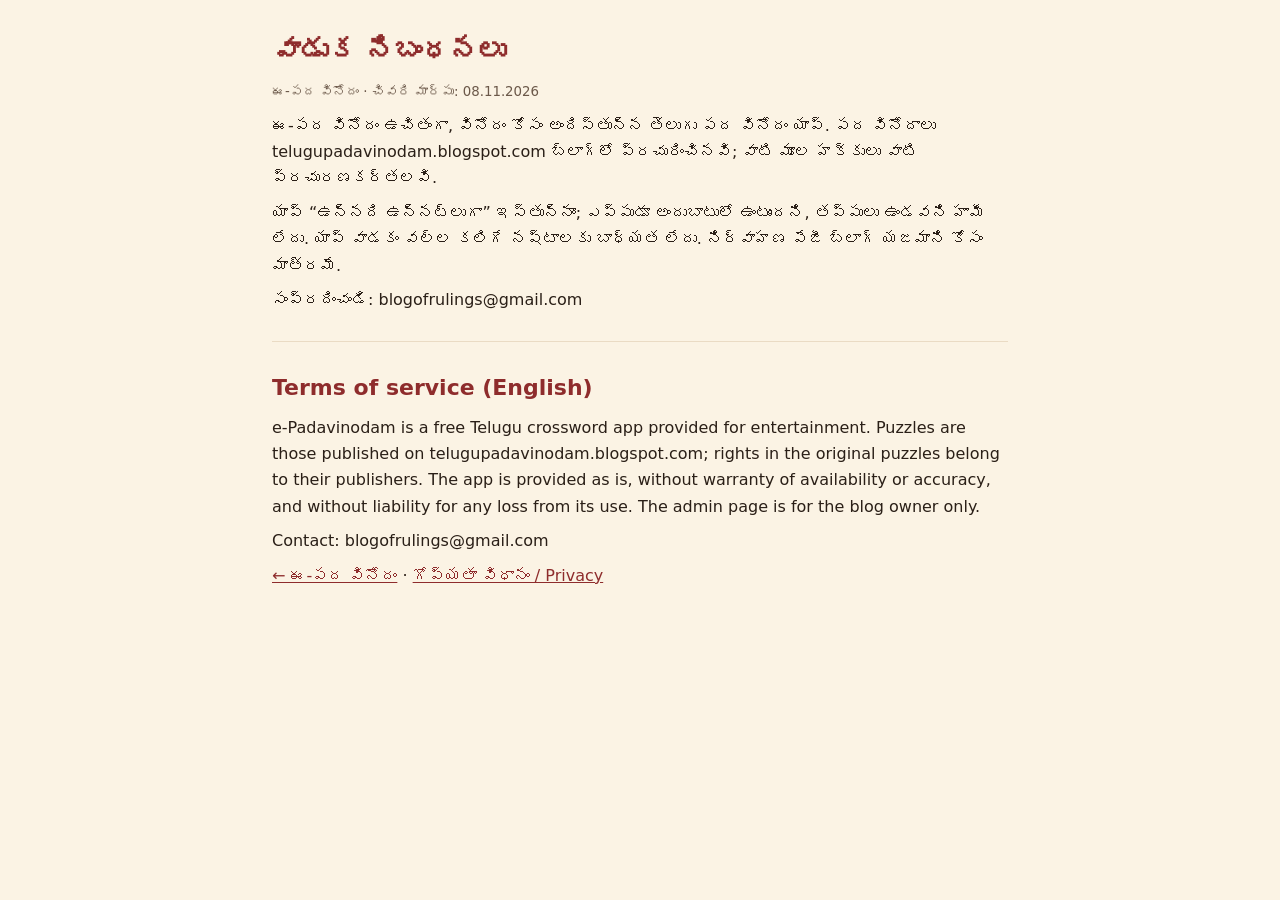
<file: terms.html>
<!doctype html>
<html lang="te">
<head>
<meta charset="utf-8">
<meta name="viewport" content="width=device-width,initial-scale=1">
<title>నిబంధనలు · ఈ-పద వినోదం</title>
<style>
:root{--bg:#FBF3E4;--ink:#2A1F17;--muted:#6B5849;--title:#8E2C2C;--line:#EADBC4}
@media (prefers-color-scheme:dark){:root{--bg:#1E1714;--ink:#F5EBDD;--muted:#C4B3A0;--title:#F2A93B;--line:#3D312A;color-scheme:dark}}
body{margin:0;background:var(--bg);color:var(--ink);font:16px/1.65 'Noto Sans Telugu','Hind Guntur',system-ui,sans-serif}
main{max-width:46rem;margin:0 auto;padding:28px max(18px,env(safe-area-inset-right)) 48px max(18px,env(safe-area-inset-left))}
h1{color:var(--title);font-size:28px;margin:0 0 4px}p{margin:8px 0}small{color:var(--muted)}a{color:var(--title)}hr{border:0;border-top:1px solid var(--line);margin:28px 0}
</style>
</head>
<body><main>
<h1>వాడుక నిబంధనలు</h1>
<small>ఈ-పద వినోదం · చివరి మార్పు: 08.11.2026</small>
<p>ఈ-పద వినోదం ఉచితంగా, వినోదం కోసం అందిస్తున్న తెలుగు పద వినోదం యాప్. పద వినోదాలు telugupadavinodam.blogspot.com బ్లాగ్‌లో ప్రచురించినవి; వాటి మూల హక్కులు వాటి ప్రచురణకర్తలవి.</p>
<p>యాప్ “ఉన్నది ఉన్నట్లుగా” ఇస్తున్నాం; ఎప్పుడూ అందుబాటులో ఉంటుందని, తప్పులు ఉండవని హామీ లేదు. యాప్ వాడకం వల్ల కలిగే నష్టాలకు బాధ్యత లేదు. నిర్వాహణ పేజీ బ్లాగ్ యజమాని కోసం మాత్రమే.</p>
<p>సంప్రదించండి: blogofrulings@gmail.com</p>
<hr>
<h1 style="font-size:22px">Terms of service (English)</h1>
<p>e-Padavinodam is a free Telugu crossword app provided for entertainment. Puzzles are those published on telugupadavinodam.blogspot.com; rights in the original puzzles belong to their publishers. The app is provided as is, without warranty of availability or accuracy, and without liability for any loss from its use. The admin page is for the blog owner only.</p>
<p>Contact: blogofrulings@gmail.com</p>
<p><a href="./">← ఈ-పద వినోదం</a> · <a href="privacy.html">గోప్యతా విధానం / Privacy</a></p>
</main></body>
</html>
</file>
